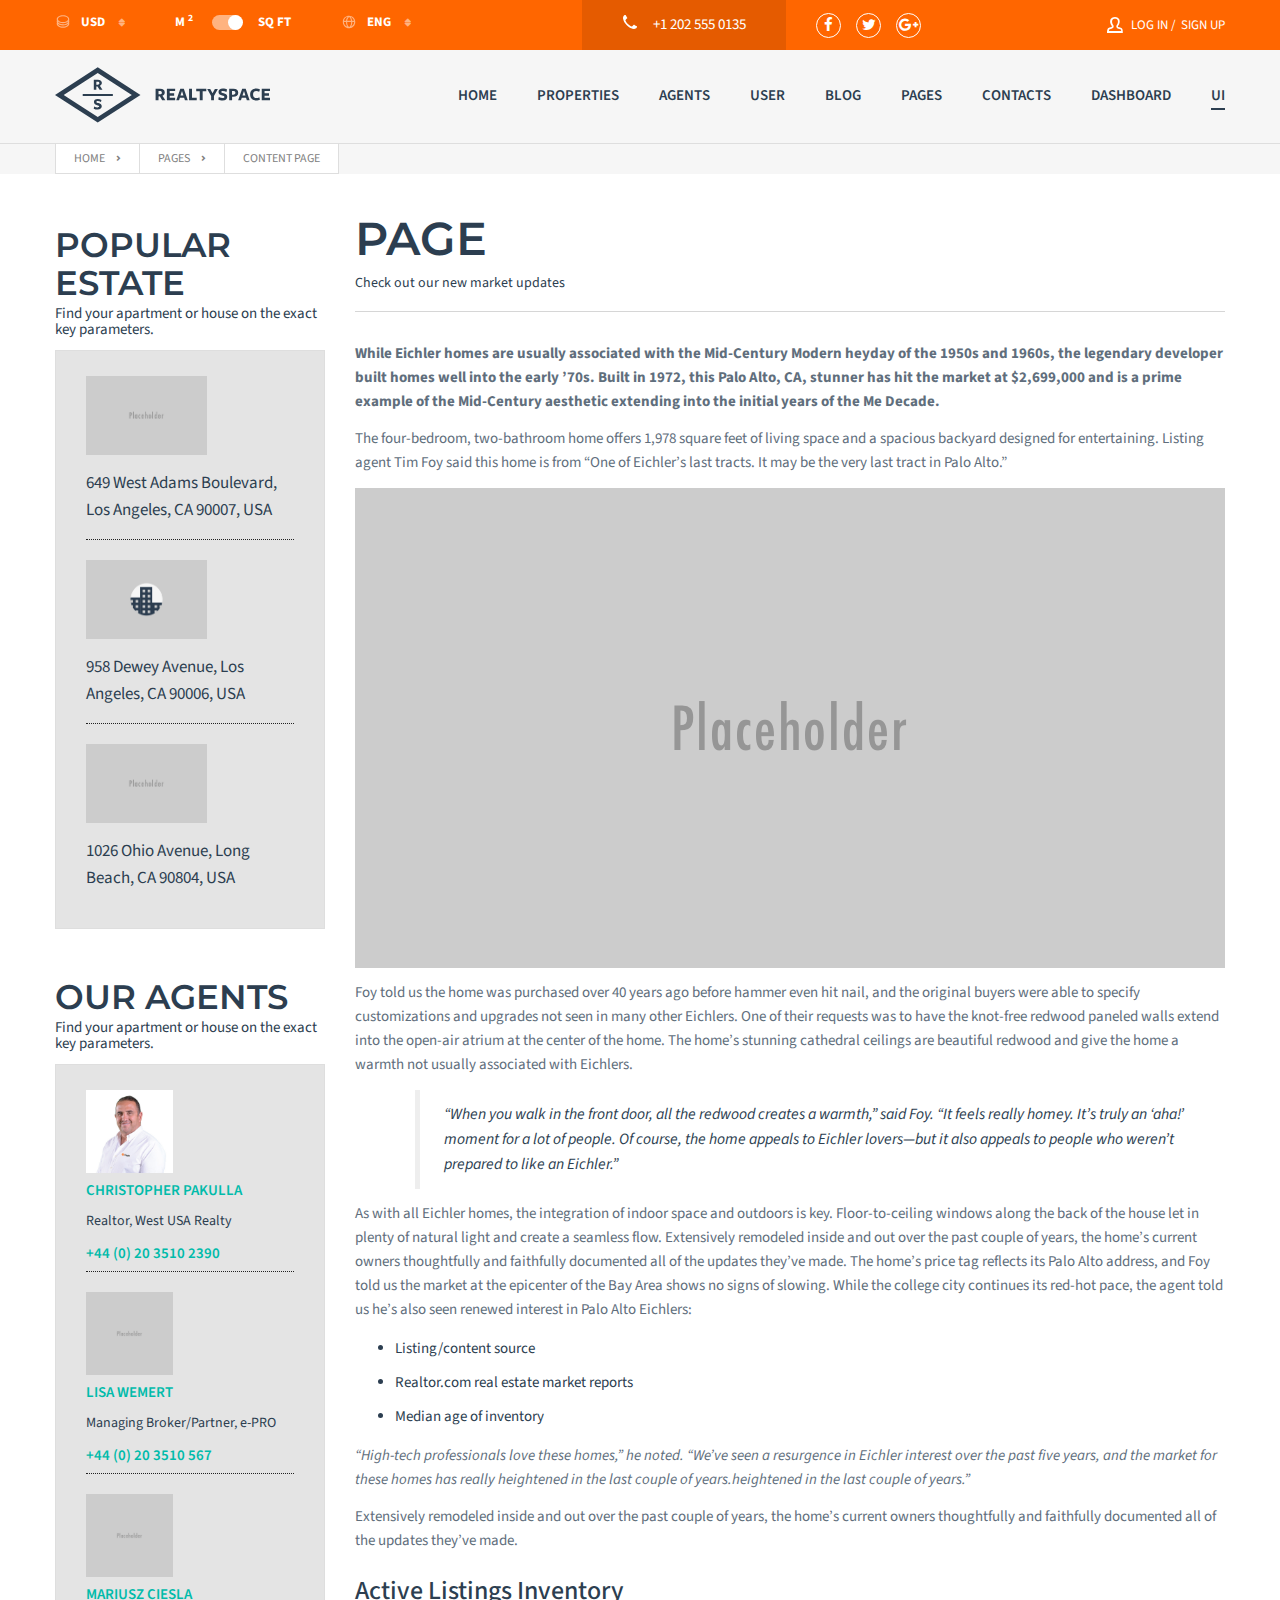
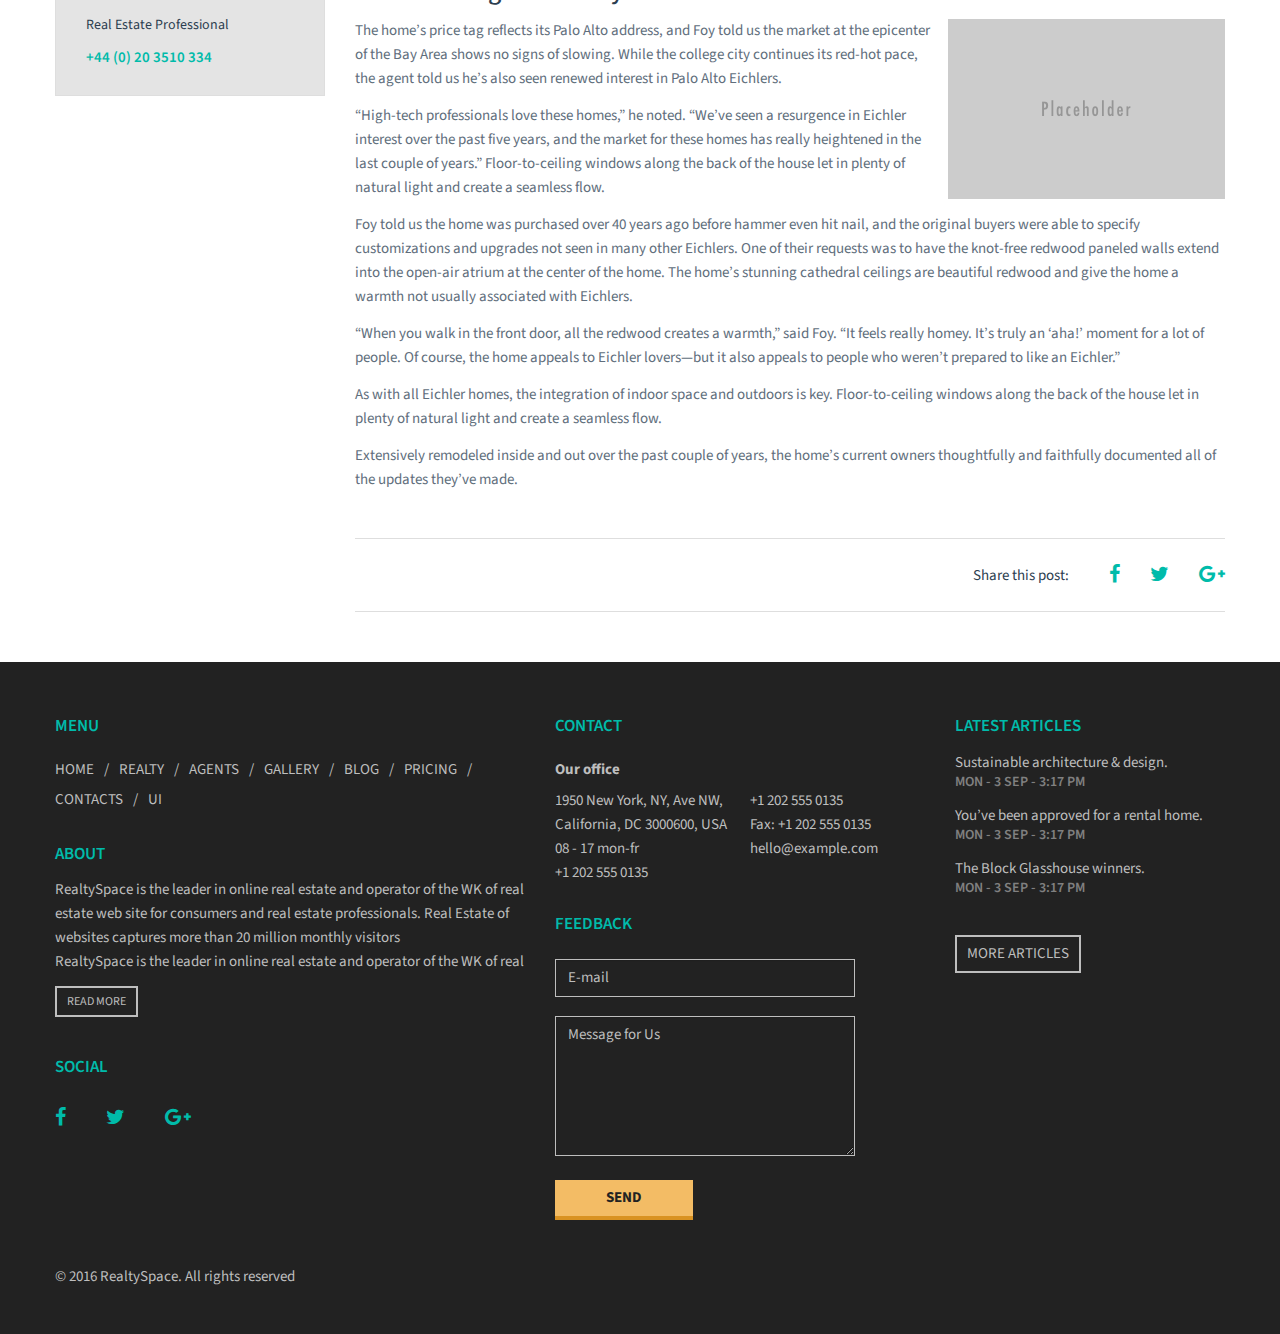
<file: feature_left_sidebar.html>
<!DOCTYPE html>
<html>
  <head lang="en">
    <meta charset="UTF-8">
    <title>Realty Space - Real Estate Responsive HTML Theme</title><!--[if IE]>
    <meta http-equiv="X-UA-Compatible" content="IE=9,chrome=1"><![endif]-->
    <meta name="viewport" content="width=device-width, initial-scale=1, user-scalable=0, shrink-to-fit=no">
    <meta name="format-detection" content="telephone=no">
    <!-- Loading Source Sans Pro font that is used in this theme-->
    <link href="http://fonts.googleapis.com/css?family=Montserrat:400,700%7cSource+Sans+Pro:200,400,600,700,900,400italic,700italic&amp;subset=latin,latin-ext" rel="stylesheet" type="text/css">
    <!-- Boostrap and other lib styles-->
    <!-- build:cssvendor-->
    <link rel="stylesheet" href="assets/css/vendor.css">
    <!-- endbuild-->
    <!-- Font-awesome lib-->
    <!-- build:cssfontawesome-->
    <link rel="stylesheet" href="assets/css/font-awesome.css">
    <!-- endbuild-->
    <!-- Theme styles, please replace "default" with other color scheme from the list available in template/css-->
    <!-- build:csstheme-default-->
    <link rel="stylesheet" href="assets/css/theme-default.css">
    <!-- endbuild-->
    <!-- Your styles should go in this file-->
    <link rel="stylesheet" href="assets/css/custom.css">
    <!-- Fixes for IE-->
    <!--[if lt IE 11]>
    <link rel="stylesheet" href="assets/css/ie-fix.css"><![endif]-->
    <link rel="icon" href="assets/img/favicon.ico" type="image/x-icon">
  </head>
  <body class="feature_left_sidebar menu-default hover-default compact sidebar-left">
    <!--
    SVG icons from sprite-inline.svg
    They are inlined in order to make them work,
    when the template is opened directly, without
    web-server
    
    If you are loading theme files using a webserver,
    you can remove this code and set loadSvgWithAjax: true
    at the beginning of the file.
    
    Or you can use sprite.svg directly.
    All you need to do is to add "img/sprite.svg" before the icon name
    and connect svg4everybody (https://github.com/jonathantneal/svg4everybody) plugin for IE support
    
    For example:
    <use xlink:href="#icon-area"></use>
    becomes
    <use xlink:href="img/sprite.svg#icon-area"></use>
    
    --><!-- inject:svg -->
    <svg width="0" height="0" style="position:absolute"><symbol viewBox="0 0 264 88" id="default-skin"><g fill="none" fill-rule="evenodd"><path d="M67.002 59.5v3.768c-6.307.84-9.184 5.75-10.002 9.732 2.22-2.83 5.564-5.098 10.002-5.098V71.5L73 65.585 67.002 59.5zM13 29v-5h2v3h3v2h-5zm0-14h5v2h-3v3h-2v-5zm18 0v5h-2v-3h-3v-2h5zm0 14h-5v-2h3v-3h2v5zm31-5v5h-2v-3h-3v-2h5zm0-4h-5v-2h3v-3h2v5zm8 0v-5h2v3h3v2h-5zm0 4h5v2h-3v3h-2v-5zM20.586 66l-5.656-5.656 1.414-1.414L22 64.586l5.656-5.656 1.414 1.414L23.414 66l5.656 5.656-1.414 1.414L22 67.414l-5.656 5.656-1.414-1.414L20.586 66zm91.199-.97L110 63.5l3-3.5h-10v-2h10l-3-3.5 1.785-1.468L117 59l-5.215 6.03zm40.43 0L154 63.5l-3-3.5h10v-2h-10l3-3.5-1.785-1.468L147 59l5.215 6.03zm8.742-36.487l-3.25-3.25-1.413 1.414 3.25 3.25z" fill="#fff"/><path d="M152.5 27a5.5 5.5 0 1 0 0-11 5.5 5.5 0 1 0 0 11z" stroke="#fff" stroke-width="1.5"/><path fill="#fff" d="M150 21h5v1h-5zM116.957 28.543l-1.414 1.414-3.25-3.25 1.414-1.414 3.25 3.25z"/><path d="M108.5 27a5.5 5.5 0 1 0 0-11 5.5 5.5 0 1 0 0 11z" stroke="#fff" stroke-width="1.5"/><path fill="#fff" d="M106 21h5v1h-5z"/><path fill="#fff" d="M109.043 19.008l-.085 5-1-.017.085-5z"/></g></symbol><symbol viewBox="0 0 22 22" id="icon-add--favorites"><path d="M15.7 9.2l.5-.5-4.2-.6-1.9-3.8-1.8 3.8-4.2.6 3 3-.7 4.2 3.8-2 1.7.9c.6.8 1.6 1.3 2.7 1.3 1.9 0 3.5-1.6 3.5-3.5C18 11 17 9.7 15.7 9.2zM11 12.5c0 .2 0 .5.1.7l-.9-.5L7.7 14l.5-2.7-2-1.9L8.9 9l1.2-2.5L11.3 9l1.8.3c-1.2.5-2.1 1.7-2.1 3.2zm3.5 2.5c-1.4 0-2.5-1.1-2.5-2.5s1.1-2.5 2.5-2.5 2.5 1.1 2.5 2.5-1.2 2.5-2.5 2.5zm.5-4h-1v1h-1v1h1v1h1v-1h1v-1h-1v-1z"/></symbol><symbol viewBox="0 0 22 22" id="icon-add--gallery"><path d="M17.5 8c-.5 0-1.5.1-1.5.3V5H2v11h14v-1.3c0 .2 1 .3 1.5.3 1.9 0 3.5-1.6 3.5-3.5S19.4 8 17.5 8zM3 6h12v3c-1 .6-1 1.5-1 2.5 0 .5.2 1 .4 1.5h-.1L12 10.2l-1.9 2-3.1-4-4 4.5V6zm12 9H3v-1h.2l3.7-4.2 3 4.1 2-2.1 1.9 2.2H15v1zm2.5-1c-1.4 0-2.5-1.1-2.5-2.5S16.1 9 17.5 9s2.5 1.1 2.5 2.5-1.1 2.5-2.5 2.5zm.5-4h-1v1h-1v1h1v1h1v-1h1v-1h-1v-1z"/></symbol><symbol viewBox="0 0 22 22" id="icon-add--post"><path d="M12 8H5v1h7V8zm0 2H5v1h7v-1zm-7 3h4v-1H5v1zm10.5-3c-.5 0-1 .1-1.5.3V4H3v14h11v-1.3c.4.2.9.3 1.5.3 1.9 0 3.5-1.6 3.5-3.5S17.4 10 15.5 10zM13 17H4V5h9v6c-.6.6-1 1.5-1 2.5s.4 1.9 1 2.5v1zm2.5-1c-1.4 0-2.5-1.1-2.5-2.5s1.1-2.5 2.5-2.5 2.5 1.1 2.5 2.5-1.2 2.5-2.5 2.5zm.5-4h-1v1h-1v1h1v1h1v-1h1v-1h-1v-1z"/></symbol><symbol viewBox="0 0 22 22" id="icon-add--property"><path d="M17.5 5c-2 0-3.5 1.6-3.5 3.5s1.6 3.5 3.5 3.5S21 10.4 21 8.5 19.4 5 17.5 5zm0 6C16.1 11 15 9.9 15 8.5S16.1 6 17.5 6 20 7.1 20 8.5 18.8 11 17.5 11zm.5-4h-1v1h-1v1h1v1h1V9h1V8h-1V7zM.7 13.6l.5.8L4 12.7V18h10v-5.3l2.7 1.7.5-.8L9 8.4.7 13.6zM13 12.1V17H5v-4.9l4-2.5 4 2.5z"/></symbol><symbol viewBox="0 0 30 30" id="icon-add-listing"><path d="M18.2 1.2C14.8 1.2 12 4 12 7.4s2.8 6.2 6.2 6.2 6.2-2.8 6.2-6.2-2.8-6.2-6.2-6.2zm0 11.3c-2.8 0-5.2-2.3-5.2-5.2 0-2.8 2.3-5.2 5.2-5.2 2.8 0 5.2 2.3 5.2 5.2-.1 2.9-2.4 5.2-5.2 5.2zM5.7 28.8h12v-12l-12-5v17zm7-10h3v3h-3v-3zm0 5h3v3h-3v-3zm-5-5h3v3h-3v-3zm0 5h3v3h-3v-3zm11-19h-1v2h-2v1h2v2h1v-2h2v-1h-2v-2z"/></symbol><symbol viewBox="0 0 40 40" id="icon-agency"><path d="M21 9h-2v4h2V9zm4 0h-2v4h2V9zm-4 6h-2v4h2v-4zm4 0h-2v4h2v-4zm-4 6h-2v4h2v-4zm4 0h-2v4h2v-4zm-4 6h-2v4h2v-4zm9-11V4H14v15.2L0 22.8V36h40V16H30zM14 34H2v-9.6l12-3.1V34zm14 0H16V6h12v28zm10 0h-8V18h8v16zm-3-13h-2v4h2v-4zm0 6h-2v4h2v-4zm-10 0h-2v4h2v-4zM7 27H5v4h2v-4zm4 0H9v4h2v-4z"/></symbol><symbol viewBox="0 0 26 27" id="icon-area"><path d="M24 2v20h-8v-3H6v6H2V9h4v4h15V2h3m2-2h-7v11H8V7H0v20h8v-6h6v3h12V0z"/></symbol><symbol viewBox="0 0 20 20" id="icon-arrow-end"><path clip-rule="evenodd" fill="none" d="M.4 5.9l15.8-4.5 1.6 1.2 1.1 17"/></symbol><symbol preserveAspectRatio="xMidYMid" viewBox="0 0 21 40" id="icon-arrow-left"><path d="M20-.001L0 19.998l20 20.001"/></symbol><symbol preserveAspectRatio="xMidYMid" viewBox="0 0 21 40" id="icon-arrow-right"><path d="M1-.001l20 19.999L1 39.999"/></symbol><symbol viewBox="0 0 186 186" id="icon-avatar"><path d="M161.1 140.4c-26.5-6.1-51.2-11.5-39.3-34.1C158.2 37.6 131.4.8 93 .8 53.8.8 27.7 39 64.2 106.3c12.3 22.7-13.3 28.1-39.3 34.1C-1.6 146.6.4 160.6.4 186h185.1c.1-25.4 2.1-39.4-24.4-45.6z"/></symbol><symbol viewBox="0 0 26.8 20" id="icon-bathrooms"><path d="M5 10V2h5v2H9v3h4V4h-1V0H3v10H0v10h20.6l6.3-10H5zm14.4 8H2v-6h21.2l-3.8 6z"/></symbol><symbol viewBox="0 0 26 17" id="icon-bedrooms"><path d="M26 7h-3V0H3v7H0v8h2v2h2v-2h18v2h2v-2h2V7zM5 2h16v5h-2V5h-5v2h-2V5H7v2H5V2zm19 11H2V9h22v4z"/></symbol><symbol viewBox="0 0 30 30" id="icon-blog-edit"><path d="M8 10h7v2H8zm0 4h7v2H8zm0 4h4v2H8zm11 3h-4v-4l7.94-8.07 4.21 4.12zm-2-2h1.18l6.11-6L23 11.75l-6 6.07V19z"/><path d="M18.59 20H18v2H6V7h12v8.38l2-2.04V5H4v19h16v-5.38L18.59 20z"/></symbol><symbol viewBox="0 0 18 18" id="icon-captions-off"><path d="M1 2a1 1 0 0 0-1 1v12a1 1 0 0 0 1 1h16a1 1 0 0 0 1-1V3a1 1 0 0 0-1-1H1zm1 12V4h14v10H2z"/></symbol><symbol viewBox="0 0 18 18" id="icon-captions-on"><path d="M1 2a1 1 0 0 0-1 1v12a1 1 0 0 0 1 1h16a1 1 0 0 0 1-1V3a1 1 0 0 0-1-1H1zm1 12V4h14v10H2z"/><path d="M3 11h3v2H3zm9 0h3v2h-3zm-5 0h4v2H7z"/></symbol><symbol viewBox="0 0 22 22" id="icon-change--property"><path d="M5.7 13.6l.5.9L8 13.4V17h6v-3.6l1.7 1 .5-.9-5.2-3.1-5.3 3.2zm7.3-.8V16H9v-3.3l2-1.2 2 1.3zM18 8h-4v1h4c1.1 0 2 .9 2 2v3c0 1.1-.9 2-2 2h-1v1h1c1.7 0 3-1.3 3-3v-3c0-1.7-1.3-3-3-3zM6.4 11.3l2.3-2.8-2.3-2.8-.8.6L7 8H4c-1.7 0-3 1.3-3 3v3c0 1.7 1.3 3 3 3h1v-1H4c-1.1 0-2-.9-2-2v-3c0-1.1.9-2 2-2h3l-1.4 1.6.8.7z"/></symbol><symbol viewBox="0 0 30 30" id="icon-chat"><path d="M23 23.08L16.65 18H7v-7h9.65L23 5.84v17.24zM9 16h8.35L21 18.92V10l-3.65 3H9v3z"/><circle cx="23" cy="14.47" r="2"/><path d="M12 17h3v7h-3z"/></symbol><symbol viewBox="0 0 30 30" id="icon-clock"><path d="M14.83 23.83a9 9 0 1 1 9-9 9 9 0 0 1-9 9zm0-16a7 7 0 1 0 7 7 7 7 0 0 0-7-7z"/><path d="M13.95 9.83h2v5.13h-2z"/><path d="M13.94 13.95h3.96v2h-3.96z"/></symbol><symbol viewBox="-618.5 373.5 55 55" id="icon-comfort"><path d="M-591 388.5c-6.6 0-12 5.4-12 12s5.4 12 12 12 12-5.4 12-12-5.4-12-12-12zm0 22c-5.5 0-10-4.5-10-10s4.5-10 10-10 10 4.5 10 10-4.5 10-10 10zm11.7-20.2c.3 0 .5-.1.7-.3l4.6-4.6c.4-.4.4-1 0-1.4s-1-.4-1.4 0l-4.6 4.6c-.4.4-.4 1 0 1.4.2.2.4.3.7.3zm11.3 9.7h-6.5c-.6 0-1 .4-1 1s.4 1 1 1h6.5c.6 0 1-.4 1-1s-.4-1-1-1zm-10.6 12c-.4-.4-1-.4-1.4 0s-.4 1 0 1.4l4.6 4.6c.2.2.5.3.7.3s.5-.1.7-.3c.4-.4.4-1 0-1.4l-4.6-4.6zm-12.4 4.5c-.6 0-1 .4-1 1v6.5c0 .6.4 1 1 1s1-.4 1-1v-6.5c0-.5-.4-1-1-1zm-12.4-4.5l-4.6 4.6c-.4.4-.4 1 0 1.4.2.2.5.3.7.3s.5-.1.7-.3l4.6-4.6c.4-.4.4-1 0-1.4s-1-.4-1.4 0zm-3.1-11c0-.6-.4-1-1-1h-6.5c-.6 0-1 .4-1 1s.4 1 1 1h6.5c.5 0 1-.4 1-1zm3.1-11c.2.2.5.3.7.3s.5-.1.7-.3c.4-.4.4-1 0-1.4l-4.6-4.6c-.3-.4-1-.4-1.4 0s-.4 1 0 1.4l4.6 4.6zm12.4-4.5c.6 0 1-.4 1-1V378c0-.6-.4-1-1-1s-1 .4-1 1v6.5c0 .5.4 1 1 1z"/></symbol><symbol viewBox="0 0 40 40" id="icon-customers"><path d="M32.7 24l-.1.8s-.3 1.7-3.2 1.7c-2.8 0-3.2-1.5-3.2-1.7l-.3-.8H23v-5h-6.3l-.2.7c0 .1-.8 2.7-4.4 2.7s-4.3-2.6-4.3-2.7l-.1-.7H2v20h36V24h-5.3zM21 37H4V21h2.2c.7 1 2.5 3.4 6 3.4s5.3-2.4 6-3.4H21v16zm15 0H23V26h1.4c.6 1 2 2.5 4.9 2.5 2.9 0 4.3-1.5 4.9-2.5H36v11zm-6.7-14.8c3.3 0 6-2.7 6-6s-2.7-6-6-6-6 2.7-6 6 2.7 6 6 6zm0-10c2.2 0 4 1.8 4 4s-1.8 4-4 4-4-1.8-4-4 1.8-4 4-4zM12.2 17c4.4 0 8-3.6 8-8s-3.6-8-8-8-8 3.6-8 8 3.6 8 8 8zm0-14c3.3 0 6 2.7 6 6s-2.7 6-6 6-6-2.7-6-6 2.7-6 6-6z"/></symbol><symbol viewBox="0 0 30 30" id="icon-dashboard"><path d="M15.8 7.8c-5.5 0-10 4.4-10 9.9 0 1.2.2 2.3.6 3.4l.2.6 9.4.1 8.9-.1.2-.6c.4-1.1.6-2.2.6-3.4.1-5.4-4.4-9.9-9.9-9.9zm7.8 12h-7.5l-7.9-.1c-.2-.7-.3-1.4-.3-2.1 0-4.3 3.6-7.9 8-7.9s8 3.5 8 7.9c-.1.8-.2 1.5-.3 2.2zm-7.1-9.1h-1v1.7h1v-1.7zm-6.4 2.6l1.2 1.2.7-.7-1.2-1.2-.7.7zm10-.6l-.3-.3-3.2 3.2c-.2-.1-.4-.1-.6-.1-.8 0-1.5.7-1.5 1.5s.7 1.5 1.5 1.5 1.5-.7 1.5-1.5c0-.2-.1-.5-.2-.7l2.2-2.2.3.3 1.2-1.2-.7-.7-.2.2zM9.2 18h1.7v-1H9.2v1zm12 0h1.7v-1h-1.7v1z"/></symbol><symbol viewBox="0 0 28 35" id="icon-doc"><path d="M7 25h14v-2H7v2zm0-5h14v-2H7v2zm0-5h14v-2H7v2zm21-5.8v-.9L19.9 0H2.5C1.1 0 0 1.2 0 2.6v29.8C0 33.8 1.1 35 2.5 35h22.9c1.4 0 2.5-1.2 2.5-2.6V9.2h.1zm-2 23.2c0 .3-.2.6-.5.6h-23c-.3 0-.5-.3-.5-.6V2.6c0-.3.2-.6.5-.6H19v7.2h7v23.2z"/></symbol><symbol viewBox="0 0 14 14" id="icon-earth"><path d="M12.5 7c0-3-2.5-5.5-5.5-5.5-2.8 0-5.1 2.1-5.4 4.7v1c.1 2.9 2.4 5.2 5.3 5.3h.6c2.8-.2 5-2.6 5-5.5zM7.1 2.7C7.7 3.1 8.6 4 8.8 6H5.4c.3-2 1.2-2.9 1.7-3.3zM8.9 7c0 3-1.1 3.9-1.7 4.4v-.1C6.5 10.8 5.4 10 5.4 7h3.5zm-.1 3.9C9.4 10 9.9 9 9.9 7h1.6c-.1 2-1.2 3.2-2.7 3.9zM11.4 6H9.8C9.6 5 9 3.2 8.4 2.5c1.5.5 2.7 2.5 3 3.5zM6 2.4C5.3 3.1 4.6 4 4.4 6H2.6C2.9 4 4.2 2.8 6 2.4zM2.5 7h1.9c0 2 .5 3.1 1.1 4-1.7-.6-2.9-2-3-4z"/></symbol><symbol viewBox="-632.3 373.3 55 55" id="icon-easy"><path d="M-602 402.9c-1.5 1.7-3.7 2.7-6 2.7-.6 0-1 .4-1 1s.4 1 1 1c2.9 0 5.6-1.2 7.5-3.4.4-.4.3-1-.1-1.4-.4-.3-1.1-.3-1.4.1zm14.1 13.4l-9.6-9.6c2.1-2.5 3.4-5.7 3.4-9.2 0-7.7-6.3-14-14-14s-13.9 6.4-13.9 14.1c0 7.7 6.3 14 14 14 3.5 0 6.7-1.3 9.2-3.4l9.6 9.6c.2.2.5.3.7.3s.5-.1.7-.3c.3-.4.3-1.1-.1-1.5zm-20.1-6.7c-6.6 0-12-5.4-12-12s5.4-12 12-12 12 5.4 12 12-5.4 12-12 12z"/></symbol><symbol viewBox="0 0 22 22" id="icon-edit--favorites"><path d="M17.7 6.2l-5 5-1 3.1 3.1-1 5-5-2.1-2.1zm-3.4 6.3l-1 .3.3-1 4.2-4.2.7.7-4.2 4.2zm-1.1-3.8L9 8.1 7.1 4.3 5.3 8.1l-4.2.6 3 3-.7 4.2 3.8-2 3.8 2-.7-4.2 2.9-3zm-6.1 4L4.7 14l.5-2.7-2-1.9L5.9 9l1.2-2.5L8.3 9l2.7.4-2 1.9.6 2.7-2.5-1.3z"/></symbol><symbol viewBox="0 0 22 22" id="icon-edit--gallery"><path d="M21 9.3l-2.2-2.1L16 9.9V5H2v11h14v-1.8l5-4.9zm-1.3 0l-4.2 4.2-1 .3.3-1L19 8.6l.7.7zM3 6h12v4.9l-1.2 1.3v.1l-1.7-2.1-1.9 2-3.1-4L3 12.7V6zm0 8h.4l3.7-4.2 3 4.1 2-2.1 1.4 1.7L13 15H3v-1zm11.1 1l1.1-.4v.4h-1.1z"/></symbol><symbol viewBox="0 0 22 22" id="icon-edit--post"><path d="M13 8H6v1h7V8zm0 2H6v1h7v-1zm-7 3h4v-1H6v1zm10.8-4.8L15 9.9V4H4v14h11v-3.8l3.9-3.9-2.1-2.1zM14 17H5V5h9v5.9l-2.2 2.3-1 3.1 3.1-1 .1-.2V17zm-.6-2.5l-1 .3.3-1 4.2-4.2.7.7-4.2 4.2z"/></symbol><symbol viewBox="0 0 22 22" id="icon-edit--property"><path d="M19.9 7.3l-2.1-2.1-3.3 3.3L11 6.4l-8.2 5.2.5.8L6 10.7V16h10v-4.8l.3-.3 2.4 1.5.5-.8-2.2-1.4 2.9-2.9zm-1.5 0l-4.2 4.2-1 .3.3-1 4.2-4.2.7.7zM15 15H7v-4.9l4-2.5 2.7 1.7-1 1-1 3.1 3.1-1 .2-.2V15z"/></symbol><symbol viewBox="0 0 18 18" id="icon-enter-fullscreen"><path d="M6.425 10.165l-2.57 2.569.018-1.846c-.003-.552-.45-1-1.002-1.002a.985.985 0 0 0-.992.992l-.023 4.22a1 1 0 0 0 .295.707l.025.023c.008.007.015.017.023.025.188.188.443.294.707.295l4.22-.023a.986.986 0 0 0 .992-.992c-.003-.55-.45-1-1.002-1.002l-1.847.016 2.57-2.569a.99.99 0 0 0 0-1.4l-.013-.013a.99.99 0 0 0-1.4 0h-.001zm7.729-4.899l-.017 1.846c.003.552.45 1 1.002 1.002a.985.985 0 0 0 .992-.992l.024-4.22a1.007 1.007 0 0 0-.296-.707l-.025-.023c-.008-.007-.015-.017-.023-.025a1.009 1.009 0 0 0-.707-.295l-4.22.023a.986.986 0 0 0-.991.992c.002.55.45 1 1.002 1.002l1.846-.016-2.569 2.569a.99.99 0 0 0 0 1.4c.4.4 1.026.4 1.413.013l2.57-2.569z"/></symbol><symbol viewBox="0 0 40 40" id="icon-error"><path d="M27.3 22.9L25 25.1c.3-3.1-.6-6.2-2.6-8.7-2.4-3.1-6-5-9.8-5-.6 0-1 .4-1 1s.4 1 1 1c3.1 0 6.2 1.6 8.2 4.2 1.7 2.2 2.4 4.9 2.1 7.5l-2.3-2.3c-.4-.4-1-.4-1.4 0-.4.4-.4 1 0 1.4l4 3.9c.2.2.4.3.7.3s.5-.1.7-.3l4-3.9c.4-.4.4-1 0-1.4-.3-.3-.9-.3-1.3.1zM40 20C40 9 31 0 20 0 8.9 0 0 9 0 20s8.9 20 20 20c4 0 7.7-1.2 10.8-3.1 3.7 1 8.2 2.1 8.2 2.1s-1-4-2.1-8.3C38.8 27.6 40 24 40 20zm-8.7 14.9c-.2 0-.4-.1-.5-.1-.4 0-.8.1-1.1.3C26.8 37 23.4 38 20 38c-9.9 0-18-8.1-18-18S10.1 2 20 2s18 8.1 18 18c0 3.4-1 6.8-2.8 9.7-.3.5-.4 1.1-.2 1.6.5 1.8.9 3.5 1.3 5-1.6-.4-3.4-.9-5-1.4z"/></symbol><symbol viewBox="0 0 18 18" id="icon-exit-fullscreen"><path d="M14.425 2.165l-2.57 2.569.018-1.846c-.003-.552-.45-1-1.002-1.002a.985.985 0 0 0-.992.992l-.023 4.22a1.007 1.007 0 0 0 .32.73c.008.007.015.017.023.025.188.188.443.294.707.295l4.22-.023a.986.986 0 0 0 .992-.992c-.003-.55-.45-1-1.002-1.002l-1.847.016 2.57-2.569a.99.99 0 0 0 0-1.4l-.013-.013a.99.99 0 0 0-1.4 0h-.001zM6.154 13.266l-.017 1.846c.003.552.45 1 1.002 1.002a.985.985 0 0 0 .992-.992l.024-4.22a1.007 1.007 0 0 0-.32-.73c-.009-.007-.016-.017-.024-.025a1.009 1.009 0 0 0-.707-.295l-4.22.023a.986.986 0 0 0-.991.992c.002.55.45 1 1.002 1.002l1.846-.016-2.569 2.569a.99.99 0 0 0 0 1.4c.4.4 1.026.4 1.413.013l2.57-2.569z"/></symbol><symbol viewBox="0 0 18 18" id="icon-fast-forward"><path d="M17.569 8.246L7 2a1 1 0 0 0-1 1v1.954L1 2a1 1 0 0 0-1 1v12a1 1 0 0 0 1 1l5-2.955V15a1 1 0 0 0 1 1l10.569-6.246a.876.876 0 0 0 0-1.508zM6 10.722l-4 2.364V4.914l4 2.364v3.444zm2 2.364V4.914L14.915 9 8 13.086z"/></symbol><symbol viewBox="0 0 30 30" id="icon-favorite-agents"><path d="M3.94 29.25v-.88a12.22 12.22 0 0 1 .13-1.43A4.24 4.24 0 0 1 5 24.57a5 5 0 0 1 2.25-1 11.12 11.12 0 0 0 1.12-.34 1.61 1.61 0 0 0 .54-.23v-.06a1.55 1.55 0 0 0-.49-1.28 7.65 7.65 0 0 1-.68-1.19 6.12 6.12 0 0 1-.26-4.29A3.82 3.82 0 0 1 9.22 14a5.3 5.3 0 0 1 2.78-.75 5.3 5.3 0 0 1 2.78.72 3.82 3.82 0 0 1 1.66 2.13 6.12 6.12 0 0 1-.26 4.29 7.66 7.66 0 0 1-.68 1.19 1.55 1.55 0 0 0-.5 1.28v.06a1.61 1.61 0 0 0 .5.28 11.11 11.11 0 0 0 1.12.34 5 5 0 0 1 2.25 1 4.24 4.24 0 0 1 .94 2.37 12.22 12.22 0 0 1 .19 1.46v.88H3.94zm2.28-3.43a3.27 3.27 0 0 0-.43 1.41v.3h12.46v-.33a2.89 2.89 0 0 0-.45-1.42 4.35 4.35 0 0 0-1.47-.54c-1.12-.3-2.39-.64-2.82-1.68a3 3 0 0 1 .62-2.93 6.14 6.14 0 0 0 .53-.92 4.37 4.37 0 0 0 .2-3.1A2.71 2.71 0 0 0 12 15a2.71 2.71 0 0 0-2.81 1.64 4.37 4.37 0 0 0 .2 3.1 6.14 6.14 0 0 0 .53.92 3 3 0 0 1 .62 2.93c-.44 1-1.7 1.38-2.82 1.68a4.33 4.33 0 0 0-1.47.54zm16.75-8.13l-5.72-3 .93-1.77 2.13 1.11-.49-2.88 2.09-2.05-2.89-.42-1.3-2.63-1.3 2.63-2.9.42 1.72 1.68-1.39 1.43-4.62-4.5 5.86-.86 2.63-5.32 2.62 5.32 5.87.86-4.25 4.14 1.01 5.84z"/></symbol><symbol viewBox="0 0 30 30" id="icon-favorite-listings"><path d="M23.97 17.69l-5.72-3 .93-1.77 2.13 1.11-.49-2.88 2.09-2.05-2.89-.42-1.3-2.63-1.3 2.63-2.9.42 1.73 1.68-1.4 1.43-4.62-4.5 5.86-.86 2.63-5.32 2.62 5.32 5.87.86-4.25 4.14 1.01 5.84zM4 10v17h12V15zm5 15H6v-3h3v3zm0-5H6v-3h3v3zm5 5h-3v-3h3v3zm0-5h-3v-3h3v3z"/></symbol><symbol viewBox="0 0 30 30" id="icon-favorite-search"><path d="M23.97 17.69l-5.72-3 .93-1.77 2.13 1.11-.49-2.88 2.09-2.05-2.89-.42-1.3-2.63-1.3 2.63-2.9.42 1.73 1.68-1.4 1.43-4.62-4.5 5.86-.86 2.63-5.32 2.62 5.32 5.87.86-4.25 4.14 1.01 5.84zm-11.14 7.14a6 6 0 1 1 6-6 6 6 0 0 1-6 6zm0-10a4 4 0 1 0 4 4 4 4 0 0 0-4-4zm-8.49 14a1 1 0 0 1-.71-1.71l2.55-2.55A1 1 0 0 1 7.6 26L5 28.53a1 1 0 0 1-.66.3z"/></symbol><symbol viewBox="0 0 30 30" id="icon-financials"><path d="M4.14 16.28A8.5 8.5 0 0 1 6 7a8.55 8.55 0 0 1 2.68-1.86A9.08 9.08 0 0 1 12 4.47v2A6.11 6.11 0 0 0 9.46 7a6.49 6.49 0 0 0-4 6A6.45 6.45 0 0 0 6 15.5zM17 25.47v-2a6 6 0 0 0 2.51-.47A6.51 6.51 0 0 0 23 14.44l1.84-.78a8.53 8.53 0 0 1-4.55 11.14 8.93 8.93 0 0 1-3.29.67z"/><path d="M21.89 17.47l-1.46-1.36 3.97-4.26 4.21 3.93-1.37 1.46-2.74-2.56-2.61 2.79zm-16.43.82L.63 15l1.12-1.65 3.19 2.16 1.98-2.91 1.65 1.13-3.11 4.56zm10.71-5.7a3.93 3.93 0 0 0-.88-.59 2.13 2.13 0 0 0-1-.21 1.47 1.47 0 0 0-.93.26 1 1 0 0 0-.32.83.87.87 0 0 0 .33.69 4.25 4.25 0 0 0 .83.53l1.08.52a5.78 5.78 0 0 1 1.08.66 3.4 3.4 0 0 1 .83.94 2.61 2.61 0 0 1 .33 1.36 3.34 3.34 0 0 1-.61 2.09A2.82 2.82 0 0 1 15 20.8V23h-2v-2.13c0-.06-.89-.19-1.44-.41a4.31 4.31 0 0 1-1.35-.87l1.12-1.68a5.83 5.83 0 0 0 1.25.74 3.09 3.09 0 0 0 1.2.25 1.58 1.58 0 0 0 1-.29 1.11 1.11 0 0 0 .33-.88 1 1 0 0 0-.29-.73 4.39 4.39 0 0 0-.82-.62c-.33-.19-.69-.37-1.08-.56a6 6 0 0 1-1.08-.67 3.57 3.57 0 0 1-.84-.91 2.38 2.38 0 0 1-.33-1.29 3.07 3.07 0 0 1 .56-2.08A2.39 2.39 0 0 1 13 9.81V8h2v1.78c0 .08 1 .24 1.38.49a5.19 5.19 0 0 1 1.08.9z"/></symbol><symbol viewBox="0 0 25 20.7" id="icon-garage"><path d="M12.5 0L0 7.5v13.2h25V7.5L12.5 0zm0 2.3l8.9 5.3H3.6l8.9-5.3zM12 18.7H2v-10h10v10zm11 0H13v-10h10v10zm-12-5.5h-1v2h1v-2zm4 0h-1v2h1v-2z"/></symbol><symbol viewBox="19.5 264.5 27 33" id="icon-geolocation"><path d="M33 264.5c-7.5 0-13.5 6-13.5 13.5 0 7.6 6.6 12.6 13.5 19.5 6.9-6.9 13.5-11.9 13.5-19.5 0-7.5-6-13.5-13.5-13.5zm1.6 22.9v-4.6h-3.2v4.6c-4.2-.7-7.5-4-8.2-8.2h4.6V276h-4.6c.7-4.2 4-7.5 8.2-8.2v4.6h3.2v-4.6c4.2.7 7.5 4 8.2 8.2h-4.6v3.2h4.6c-.7 4.2-4 7.5-8.2 8.2z"/></symbol><symbol viewBox="0 0 22 22" id="icon-get--review"><path d="M11 9H4v1h7V9zm-3 2H4v1h4v-1zm10.5-5.7l-2.9 2.2.6.8L18 7v6h1V7l1.7 1.3.6-.8-2.8-2.2zM1 15h5.8l4.2 2.4V15h3V6H1v9zm1-8h11v7h-3v1.6L7.1 14H2V7z"/></symbol><symbol viewBox="0 0 22 22" id="icon-get--stars"><path d="M9 9.1L7.1 5.3 5.3 9.1l-4.2.6 3 3-.7 4.2 3.8-2 3.8 2-.7-4.2 3-3L9 9.1zm.6 5.9l-2.4-1.3L4.7 15l.5-2.7-2-1.9 2.7-.4 1.2-2.5L8.3 10l2.7.4-2 1.9.6 2.7zm7.9-9.7l-2.9 2.2.6.8L17 7v6h1V7l1.7 1.3.6-.8-2.8-2.2z"/></symbol><symbol viewBox="-632.5 373.5 55 55" id="icon-good-sales"><path d="M-598 397v6h-8v5h-8v5h-8v10h34v-26h-10zm-16 24h-6v-6h6v6zm8 0h-6v-11h6v11zm8 0h-6v-16h6v16zm8 0h-6v-22h6v22zm-19.9-29.7l4.9 5.1 14-14v2.6h2l-.1-6h-5.8v2h2.4l-12.5 12.5-4.9-5.1-10.8 10.9 1.4 1.4 9.4-9.4z"/></symbol><symbol viewBox="0 0 50 50" id="icon-info"><path d="M25 32.3c-2.4 0-4.3 1.9-4.3 4.3s1.9 4.3 4.3 4.3 4.3-1.9 4.3-4.3-1.9-4.3-4.3-4.3zm21.6-21.1l-7.8-7.8c-2-1.9-5.5-3.4-8.3-3.4H19.4c-2.7 0-6.3 1.5-8.2 3.4l-7.8 7.8c-2 2-3.4 5.5-3.4 8.2v11.1c0 2.7 1.5 6.3 3.4 8.2l7.8 7.8c1.9 1.9 5.5 3.4 8.2 3.4h11.1c2.7 0 6.3-1.5 8.2-3.4l7.8-7.8c1.9-1.9 3.4-5.5 3.4-8.2V19.4c.1-2.7-1.4-6.2-3.3-8.2zM46 30.5c0 1.7-1.1 4.2-2.2 5.4L36 43.7c-1.2 1.2-3.7 2.2-5.4 2.2H19.4c-1.7 0-4.2-1.1-5.4-2.2l-7.8-7.8C5 34.8 4 32.2 4 30.5V19.4c0-1.7 1.1-4.2 2.2-5.4L14 6.2C15.2 5 17.8 4 19.4 4h11.1c1.7 0 4.2 1.1 5.4 2.2l7.8 7.8c1.2 1.2 2.2 3.7 2.2 5.4v11.1zm-23.7-.9h5.3l2-18.9h-9.3l2 18.9z"/></symbol><symbol viewBox="-632.3 373.3 55 55" id="icon-lens"><path d="M-602 402.9c-1.5 1.7-3.7 2.7-6 2.7-.6 0-1 .4-1 1s.4 1 1 1c2.9 0 5.6-1.2 7.5-3.4.4-.4.3-1-.1-1.4-.4-.3-1.1-.3-1.4.1zm14.1 13.4l-9.6-9.6c2.1-2.5 3.4-5.7 3.4-9.2 0-7.7-6.3-14-14-14s-13.9 6.4-13.9 14.1c0 7.7 6.3 14 14 14 3.5 0 6.7-1.3 9.2-3.4l9.6 9.6c.2.2.5.3.7.3s.5-.1.7-.3c.3-.4.3-1.1-.1-1.5zm-20.1-6.7c-6.6 0-12-5.4-12-12s5.4-12 12-12 12 5.4 12 12-5.4 12-12 12z"/></symbol><symbol viewBox="-7 377 16 16" id="icon-login"><path d="M-7 393v-.9s0-.7.1-1.4c.2-1.1.5-1.9.9-2.4.5-.5 1.4-.8 2.2-1 .4-.1.8-.2 1.1-.3.3-.1.4-.2.5-.3v-.1c.1-.3 0-.6-.5-1.3-.2-.3-.5-.7-.7-1.2-.6-1.4-.7-2.9-.3-4.3.3-.9.9-1.6 1.7-2.1 1-.4 1.9-.7 3-.7s2 .2 2.8.7c.8.5 1.4 1.2 1.7 2.1.4 1.4.3 2.9-.3 4.3-.2.5-.4.8-.7 1.2-.4.7-.6 1-.5 1.3v.1c.1.1.2.2.5.3.3.1.7.2 1.1.3.8.2 1.7.5 2.2 1 .5.5.8 1.2.9 2.4.1.8.1 1.4.1 1.4v.9H-7zm2.3-3.5c-.1.1-.3.5-.4 1.4v.2l.3-.1h12v-.2c-.2-1.1-.4-1.3-.4-1.3-.2-.2-.7-.3-1.5-.5-1.1-.3-2.4-.6-2.8-1.7-.5-1.2.1-2.2.6-2.9.2-.3.4-.6.5-.9.4-1.1.5-2.1.2-3.1-.4-1.4-1.9-1.6-2.8-1.6s-2.3.2-2.8 1.6c-.3 1-.2 2 .2 3.1.1.3.3.6.5.9.5.8 1.1 1.7.6 2.9-.4 1-1.7 1.4-2.8 1.7-.7.2-1.2.3-1.4.5z"/></symbol><symbol viewBox="0 0 213.3 54.9" id="icon-logo"><path class="bust0" d="M199.7 23.5c1 0 2 .3 2.8.8l.9-2.4c-1-.5-2.4-.8-3.7-.8-3.7 0-6.1 2.3-6.1 5.9 0 3.8 2.4 5.9 6 5.9 1.3 0 2.8-.3 3.7-.8l-.6-2.5c-.8.6-1.9.9-3 .9-2 0-3.2-1.4-3.2-3.5 0-2.2 1.2-3.5 3.2-3.5zm-90.8 1.4c0-2.2-1.6-3.6-4.6-3.6h-4.5v11.3h2.9v-3.7l1.3-.1 2.3 3.8h3.2l-2.9-4.4c1.5-.6 2.3-1.8 2.3-3.3zm-4.8 1.9h-1.4v-3.2h1.2c1.4 0 2.1.5 2.1 1.5 0 1.1-.7 1.6-1.9 1.7zm81.6-5.5l-4 11.3h2.8l.8-2.4h4.2l.8 2.4h2.8l-3.9-11.3h-3.5zm.3 6.7l1.5-4.4 1.4 4.4H186zm-9-6.7h-4.2v11.3h2.9v-3.3h1.1c3.2 0 5-1.4 5-4.1 0-2.3-1.6-3.9-4.8-3.9zm-.2 5.8h-1.2v-3.5h1.2c1.4 0 2.2.6 2.2 1.7 0 1.2-.7 1.8-2.2 1.8zm36.5-3.5v-2.3h-8.2v11.3h8.2v-2.3h-5.4v-2.2h4.4v-2.3h-4.4v-2.2h5.4zm-102.3 9h8.2v-2.3h-5.4v-2.2h4.4v-2.3h-4.4v-2.2h5.4v-2.3H111v11.3zm56.4-6.8c-1.4-.4-2.4-.7-2.4-1.4 0-.6.5-1 1.5-1 1.1 0 2.5.4 3.6 1l.6-2.4c-1.1-.6-2.4-1-4.2-1-2.8 0-4.3 1.4-4.3 3.5 0 2.3 2 3 3.6 3.5 1.5.4 2.3.7 2.3 1.4s-.7 1.1-1.7 1.1c-1.4 0-2.7-.4-3.9-1l-.5 2.4c1 .6 2.7 1 4.3 1 3 0 4.6-1.5 4.6-3.7 0-2.1-1.8-2.9-3.5-3.4zm-11.1 0l-2.3-4.4h-3l3.9 7v4.3h2.8v-4.3l3.9-7h-3l-2.3 4.4zm-32-4.5l-4 11.3h2.8l.8-2.4h4.2l.8 2.4h2.8l-3.9-11.3h-3.5zm.2 6.7l1.5-4.4 1.4 4.4h-2.9zm15.5-4.3h3.6v8.9h2.9v-8.9h3.6v-2.4h-10v2.4zm-4.1-2.4H133v11.3h7.6v-2.4h-4.7v-8.9zM0 27.4l42.4 27.4 42.4-27.4L42.4 0 0 27.4zm42.4 21.9L8.6 27.4 42.4 5.6l33.8 21.9-33.8 21.8zm.8-13.8c-1.2-.3-2.1-.6-2.1-1.2 0-.5.4-.8 1.3-.8 1 0 2.2.4 3.2.9l.5-2.1c-1-.5-2.2-.9-3.7-.9-2.5 0-3.8 1.2-3.8 3.1 0 2 1.8 2.7 3.2 3.1 1.3.4 2 .6 2 1.3 0 .6-.6.9-1.5.9-1.2 0-2.4-.4-3.4-.9l-.5 2.1c.9.5 2.4.9 3.9.9 2.6 0 4.1-1.3 4.1-3.2s-1.7-2.8-3.2-3.2zm-4.7-13.2H41V19l1.2-.1 2 3.4h2.9l-2.6-4c1.3-.5 2-1.5 2-2.9 0-1.9-1.4-3.2-4-3.2h-4v10.1zm2.5-7.9h1.1c1.3 0 1.9.4 1.9 1.3 0 1-.6 1.4-1.7 1.5H41v-2.8zm-13.5 14h29.9v-2H27.5v2z"/></symbol><symbol viewBox="0 0 84.9 54.9" id="icon-logo--mob"><path d="M42.4 0L0 27.4l42.4 27.4 42.4-27.4L42.4 0zM8.6 27.4L42.4 5.6l33.8 21.9-33.8 21.8L8.6 27.4zm32.5-8.3l1.2-.1 2 3.4h2.9l-2.6-4c1.3-.5 2-1.5 2-2.9 0-1.9-1.4-3.2-4-3.2h-4v10h2.5v-3.2zm-.1-4.7h1.1c1.3 0 1.9.4 1.9 1.3 0 1-.6 1.4-1.7 1.5H41v-2.8zm2.2 21.1c-1.2-.3-2.1-.6-2.1-1.2 0-.5.4-.8 1.3-.8 1 0 2.2.4 3.2.9l.5-2.1c-1-.5-2.2-.9-3.7-.9-2.5 0-3.8 1.2-3.8 3.1 0 2 1.8 2.7 3.2 3.1 1.3.4 2 .6 2 1.3 0 .6-.6.9-1.5.9-1.2 0-2.4-.4-3.4-.9l-.5 2.1c.9.5 2.4.9 3.9.9 2.6 0 4.1-1.3 4.1-3.2s-1.7-2.8-3.2-3.2zm-15.7-9.1v2h29.9v-2H27.5z"/></symbol><symbol viewBox="0 0 22 16" id="icon-mail"><path d="M0 0v16h22V0H0zm11 8.7L3.6 2h14.8L11 8.7zM6.8 7.5l-4.8 5V3.2l4.8 4.3zm1.5 1.4l2.7 2.5 2.7-2.5 4.9 5.1H3.3l5-5.1zm6.9-1.4L20 3.2v9.3l-4.8-5z"/></symbol><symbol viewBox="0 0 34 47" id="icon-marker"><path fill="#0BA" d="M17 0C7.6 0 0 7.6 0 17s12.1 25.1 17 30c4.5-4.5 17-20.6 17-30 0-9.4-7.6-17-17-17zm0 23c-3 0-5.5-2.5-5.5-5.5S14 12 17 12s5.5 2.5 5.5 5.5S20 23 17 23z"/><linearGradient id="bxa" gradientUnits="userSpaceOnUse" x1="8.5" x2="8.5" y2="47"><stop offset="0" stop-color="#00d9c8"/><stop offset="1" stop-color="#00937d"/></linearGradient><path fill="url(#bxa)" d="M11.5 17.5c0-3 2.5-5.5 5.5-5.5V0C7.6 0 0 7.6 0 17s12.1 25.1 17 30V23c-3 0-5.5-2.5-5.5-5.5z"/><linearGradient id="bxb" gradientUnits="userSpaceOnUse" x1="17" y1="28" x2="17" y2="7"><stop offset="0" stop-color="#00d9c8"/><stop offset="1" stop-color="#00937d"/></linearGradient><path fill="url(#bxb)" d="M17 7C11.2 7 6.5 11.7 6.5 17.5S11.2 28 17 28s10.5-4.7 10.5-10.5S22.8 7 17 7zm0 16c-3 0-5.5-2.5-5.5-5.5S14 12 17 12s5.5 2.5 5.5 5.5S20 23 17 23z"/></symbol><symbol viewBox="0 0 34 47" id="icon-marker-white"><path fill="#f6f6f6" d="M17 0C7.6 0 0 7.6 0 17s12.1 25.1 17 30c4.5-4.5 17-20.6 17-30 0-9.4-7.6-17-17-17zm0 23c-3 0-5.5-2.5-5.5-5.5S14 12 17 12s5.5 2.5 5.5 5.5S20 23 17 23z"/><linearGradient id="bya" gradientUnits="userSpaceOnUse" x1="8.5" x2="8.5" y2="47"><stop offset="0" stop-color="#f6f6f6"/><stop offset="1" stop-color="#d0d0d0"/></linearGradient><path fill="url(#bya)" d="M11.5 17.5c0-3 2.5-5.5 5.5-5.5V0C7.6 0 0 7.6 0 17s12.1 25.1 17 30V23c-3 0-5.5-2.5-5.5-5.5z"/><linearGradient id="byb" gradientUnits="userSpaceOnUse" x1="17" y1="28" x2="17" y2="7"><stop offset="0" stop-color="#f6f6f6"/><stop offset="1" stop-color="#d0d0d0"/></linearGradient><path fill="url(#byb)" d="M17 7C11.2 7 6.5 11.7 6.5 17.5S11.2 28 17 28s10.5-4.7 10.5-10.5S22.8 7 17 7zm0 16c-3 0-5.5-2.5-5.5-5.5S14 12 17 12s5.5 2.5 5.5 5.5S20 23 17 23z"/></symbol><symbol preserveAspectRatio="xMidYMid" viewBox="0 0 30 30" id="icon-menu"><path class="bzcls-1" d="M1 21h28v3H1zm0-7h28v3H1zm0-7h28v3H1z"/></symbol><symbol preserveAspectRatio="xMidYMid" viewBox="0 0 30 30" id="icon-menu-close"><path d="M6.162 4.539l19.799 19.799-2.121 2.121L4.041 6.66l2.121-2.121z" class="cacls-1"/><path d="M4.039 24.338L23.838 4.539l2.122 2.122L6.161 26.46l-2.122-2.122z" class="cacls-1"/></symbol><symbol viewBox="0 0 14 14" id="icon-money"><path d="M12.3 5.5c.1-.3.2-.6.2-1 0-2-2.4-3.5-5.5-3.5S1.5 2.6 1.5 4.5c0 .4.1.7.2 1-.1.3-.2.7-.2 1 0 .4.1.7.2 1-.1.3-.2.7-.2 1 0 2 2.4 3.5 5.5 3.5s5.5-1.5 5.5-3.5c0-.3-.1-.7-.2-1 .1-.3.2-.6.2-1 0-.3-.1-.6-.2-1zM7 8c1.9 0 3.5-.6 4.5-1.5C11.5 7.9 9.4 9 7 9S2.5 7.9 2.5 6.6C3.5 7.5 5.1 8 7 8zm0-6c2.4 0 4.5 1.1 4.5 2.5S9.4 7 7 7 2.5 5.9 2.5 4.5 4.6 2 7 2zm0 9c-2.4 0-4.5-1.1-4.5-2.5 1 1 2.6 1.5 4.5 1.5s3.5-.6 4.5-1.5C11.5 9.9 9.4 11 7 11z"/></symbol><symbol viewBox="-612.3 373.5 55 55" id="icon-money-save"><path d="M-574.5 384c-4.6 0-8.8 1.9-11.9 4.9-1.8-.3-3.7-.4-5.6-.4-6.3-.1-12.9 1.5-13.1 4.4-.1.2-.1.8 0 3.2-3.7.7-6.6 2-6.7 3.9-.1.3-.1.9 0 3.6v.4c0 2 2.9 3.3 6.7 4 0 .5 0 1.3.1 2.6v.4c0 3 6.8 4.6 13.1 4.6 2.6 0 5.3-.3 7.6-.8-.1 0-.1-.1-.2-.1 2.8 2.1 6.3 3.4 10.1 3.4 9.4 0 17-7.6 17-17s-7.8-17.1-17.1-17.1zm-17.5 5.4c1.7 0 3.4.1 4.8.3l.1-.1c-1.8 2-3.1 4.4-3.8 7v-.1h-1.1c-7.1 0-12.1-1.9-12.1-3.6 0-1.6 4.9-3.5 12.1-3.5zm0 8.2h.9c-.2.9-.3 1.9-.3 2.9h-.5c-7.1 0-12.1-1.9-12.1-3.6v-2.1c1.9 1.8 7 2.8 12 2.8zm-13.1-.6c.2 2.9 6.8 4.4 13.1 4.4h.5c0 .5 0 .9.1 1.4-2 .5-4.5.8-7.4.8-7.1 0-12.1-1.9-12.1-3.6 0-1.1 2.2-2.3 5.8-3zm-5.8 6.9v-2.1c2.1 1.8 7.2 2.8 12.2 2.8 2.6 0 5.3-.3 7.6-.8.2 1 .4 1.9.7 2.8v-.1c-2.1.6-4.9 1-8.2 1-7.4 0-12.3-1.9-12.3-3.6zm20.7 3.5c.4 1.1 1 2.1 1.7 3.1-1.1.1-2.3.2-3.4.2-5.6 0-9.8-1.1-11.4-2.5 1.5.2 3.1.3 4.6.3 2.9 0 6-.4 8.5-1.1zm-1.8 7.2c-7.1 0-12.1-1.9-12.1-3.6v-2.1c2.1 1.8 7.2 2.8 12.2 2.8 1.4 0 2.8-.1 4.1-.2.7.9 1.5 1.8 2.4 2.5-1.9.3-4.2.6-6.6.6zm17.5 1.4c-8.3 0-15-6.7-15-15s6.7-15 15-15 15 6.7 15 15-6.8 15-15 15zm2.2-15c-.4-.3-.9-.6-1.3-.8-.5-.2-.9-.4-1.3-.7-.4-.2-.7-.5-1-.8-.3-.3-.4-.7-.4-1.2 0-.6.2-1 .5-1.4.4-.3.8-.5 1.4-.5.5 0 1 .1 1.3.3.3.2.7.5 1.1.8l.9-1c-.4-.4-.8-.7-1.2-1-.4-.3-1-.4-1.6-.5v-2h-1.2v2c-.9.1-1.6.5-2.1 1.1-.5.6-.8 1.3-.8 2.2 0 .6.1 1.2.4 1.6.3.4.6.8 1 1.1.4.3.9.5 1.3.8.5.2.9.5 1.3.7.4.2.7.6 1 .9.3.3.4.8.4 1.3 0 .6-.2 1.1-.5 1.5-.4.4-.9.6-1.6.6-.6 0-1.2-.1-1.7-.4-.5-.3-1-.6-1.4-.9l-.7 1.1c.4.4.9.7 1.5 1 .6.3 1.2.5 1.8.5v2h1.2v-2c.9-.1 1.7-.5 2.2-1.1.5-.6.8-1.4.8-2.3 0-.7-.1-1.3-.4-1.7-.3-.4-.4-.9-.9-1.2z"/></symbol><symbol viewBox="0 0 18 18" id="icon-muted"><path d="M9.214 2a.62.62 0 0 0-.334.101l-4.048 2.81A.494.494 0 0 1 4.549 5H.996A.998.998 0 0 0 0 6v6c0 .552.446 1 .996 1h3.553c.102 0 .2.031.283.089l4.048 2.81a.62.62 0 0 0 .334.101c.392 0 .747-.4.747-.949V2.95c0-.55-.355-.949-.747-.949V2zM7.969 12.834l-2.387-1.657a.996.996 0 0 0-.566-.178H2.491a.5.5 0 0 1-.498-.5v-3a.5.5 0 0 1 .498-.5h2.525c.202 0 .4-.062.566-.178l2.387-1.657v7.67zm6.965-4.035c-.086-1.748-1.514-2.991-2.507-3.649-.47-.312-1.094-.122-1.325.408l-.038.086a.973.973 0 0 0 .336 1.194c.706.473 1.586 1.247 1.624 2.065.032.676-.553 1.468-1.663 2.27a.987.987 0 0 0-.285 1.275l.042.075c.266.475.866.624 1.3.312 1.74-1.251 2.586-2.606 2.516-4.037v.001z"/><path d="M13.957 9.2c.086 1.747 1.514 2.99 2.507 3.648.47.312 1.094.122 1.325-.408l.038-.086a.973.973 0 0 0-.336-1.194c-.706-.473-1.586-1.247-1.624-2.065-.032-.676.553-1.468 1.663-2.27a.987.987 0 0 0 .285-1.275l-.042-.075c-.266-.475-.866-.624-1.3-.312-1.74 1.251-2.586 2.606-2.516 4.037z"/></symbol><symbol viewBox="0 0 30 30" id="icon-news"><path d="M24 23H5V7h19v16zM7 21h15V9H7v12z"/><path d="M8 10h6v5H8zm8 0h5v2h-5zm0 5h5v1h-5zm-8 2h13v1H8zm0 2h13v1H8z"/></symbol><symbol viewBox="0 0 42 33" id="icon-noitems"><path d="M38.5 0h-35C1.6 0 0 1.6 0 3.5v26C0 31.4 1.6 33 3.5 33h35c1.9 0 3.5-1.6 3.5-3.5v-26C42 1.6 40.4 0 38.5 0zm.5 29.5c0 .3-.2.5-.5.5h-35c-.3 0-.5-.2-.5-.5v-26c0-.3.2-.5.5-.5h35c.3 0 .5.2.5.5v26zM7 10h27V7H7v3zm0 6h27v-3H7v3zm0 6h18v-3H7v3z"/></symbol><symbol viewBox="0 0 18 18" id="icon-pause"><path d="M2 4v10c0 2 2 2 2 2h2s2 0 2-2V4c0-2-2-2-2-2H4S2 2 2 4zm2 0h2v10H4V4zm6 0v10c0 2 2 2 2 2h2s2 0 2-2V4c0-2-2-2-2-2h-2s-2 0-2 2zm2 0h2v10h-2V4z"/></symbol><symbol viewBox="0 0 14 14" id="icon-phone"><path d="M10.922 14.004a3.503 3.503 0 0 1-1.03-.151 7.814 7.814 0 0 1-.474-.145c-.108-.038-.304-.111-.586-.216a18.755 18.755 0 0 0-.546-.2 9.275 9.275 0 0 1-1.759-.835c-.877-.541-1.798-1.293-2.74-2.235-.942-.941-1.693-1.863-2.233-2.737a9.23 9.23 0 0 1-.84-1.774 38.255 38.255 0 0 0-.196-.533 43.438 43.438 0 0 1-.217-.587 8.621 8.621 0 0 1-.145-.474 4.185 4.185 0 0 1-.118-.542 3.715 3.715 0 0 1-.032-.488c0-.562.161-1.144.48-1.731C.941.534 1.242.34 1.349.294c.156-.068.369-.133.645-.196.321-.074.512-.092.618-.093.053.071.152.225.31.54.093.163.198.352.331.597.137.253.263.482.379.688.117.208.231.405.341.588l.015.025.016.022c.021.027.079.111.177.252.108.157.161.252.186.305a.282.282 0 0 1 .014.035 1.056 1.056 0 0 1-.146.183 4.747 4.747 0 0 1-.595.528c-.26.194-.503.402-.723.617-.203.2-.472.509-.472.891 0 .133.029.275.088.435.045.121.084.213.115.275.029.059.087.16.175.302.06.097.097.158.109.18.567 1.022 1.227 1.912 1.962 2.647.734.735 1.625 1.395 2.646 1.961.027.015.086.051.181.11.142.088.243.146.301.175.063.032.155.071.277.115.159.06.301.089.434.089.383 0 .692-.27.891-.473.218-.222.426-.465.618-.723a4.74 4.74 0 0 1 .527-.594c.092-.087.152-.129.184-.147.009.002.02.007.034.014.052.025.148.078.306.187.141.097.224.155.251.175l.023.018.024.014c.184.111.38.224.589.341.205.115.435.242.687.38.246.132.434.237.567.314.338.17.498.273.57.326a3.021 3.021 0 0 1-.093.619 3.764 3.764 0 0 1-.192.635c-.049.116-.244.417-1.07.875-.583.316-1.165.478-1.727.478z" class="chcls-1"/></symbol><symbol viewBox="0 0 18 18" id="icon-play"><path d="M5 4.914L11.915 9 5 13.086V4.914zM4 2a1 1 0 0 0-1 1v12a1 1 0 0 0 1 1l10.569-6.246a.876.876 0 0 0 0-1.508L4 2z"/></symbol><symbol viewBox="0 0 30 30" id="icon-property-edit"><path d="M3 9v17h12V14zm5 15H5v-3h3v3zm0-5H5v-3h3v3zm5 5h-3v-3h3v3zm0-5h-3v-3h3v3zm15-7v-2h-1.75a4.44 4.44 0 0 0-.5-1.34l1.2-1.2-1.41-1.41-1.12 1.11A4.47 4.47 0 0 0 23 6.51V5h-2v1.42a4.46 4.46 0 0 0-1.55.58l-1-1-1.4 1.46 1 1a4.46 4.46 0 0 0-.63 1.54H16v2h1.51a4.47 4.47 0 0 0 .66 1.42l-1.11 1.11 1.41 1.41 1.2-1.2a4.44 4.44 0 0 0 1.34.5V17h2v-1.84a4.47 4.47 0 0 0 1.22-.53l1.32 1.32 1.41-1.41-1.32-1.32a4.47 4.47 0 0 0 .52-1.22H28zm-6.17 1.33a2.5 2.5 0 1 1 2.5-2.5 2.5 2.5 0 0 1-2.5 2.5z"/></symbol><symbol viewBox="0 0 22 22" id="icon-remove--favorites"><path d="M15.7 9.2l.5-.5-4.2-.6-1.9-3.8-1.8 3.8-4.2.6 3 3-.7 4.2 3.8-2 1.7.9c.6.8 1.6 1.3 2.7 1.3 1.9 0 3.5-1.6 3.5-3.5C18 11 17 9.7 15.7 9.2zM11 12.5c0 .2 0 .5.1.7l-.9-.5L7.7 14l.5-2.7-2-1.9L8.9 9l1.2-2.5L11.3 9l1.8.3c-1.2.5-2.1 1.7-2.1 3.2zm3.5 2.5c-1.4 0-2.5-1.1-2.5-2.5s1.1-2.5 2.5-2.5 2.5 1.1 2.5 2.5-1.2 2.5-2.5 2.5zM13 13h3v-1h-3v1z"/></symbol><symbol viewBox="0 0 22 22" id="icon-remove--gallery"><path d="M17.5 8c-.5 0-1 .1-1.5.3V5H2v11h14v-1.3c.4.2.9.3 1.5.3 1.9 0 3.5-1.6 3.5-3.5S19.4 8 17.5 8zM3 6h12v3c-.6.6-1 1.5-1 2.5 0 .5.1 1 .4 1.5h-.1L12 10.2l-1.9 2-3.1-4-4 4.5V6zm12 9H3v-1h.2l3.7-4.2 3 4.1 2-2.1 1.9 2.2H15v1zm2.5-1c-1.4 0-2.5-1.1-2.5-2.5S16.1 9 17.5 9s2.5 1.1 2.5 2.5-1.2 2.5-2.5 2.5zM16 12h3v-1h-3v1z"/></symbol><symbol viewBox="0 0 22 22" id="icon-remove--post"><path d="M12 8H5v1h7V8zm0 2H5v1h7v-1zm-7 3h4v-1H5v1zm10.5-3c-.5 0-1.5.1-1.5.3V4H3v14h11v-1.3c0 .2 1 .3 1.5.3 1.9 0 3.5-1.6 3.5-3.5S17.4 10 15.5 10zM13 17H4V5h9v6c-1 .6-1 1.5-1 2.5s0 1.9 1 2.5v1zm2.5-1c-1.4 0-2.5-1.1-2.5-2.5s1.1-2.5 2.5-2.5 2.5 1.1 2.5 2.5-1.1 2.5-2.5 2.5zM14 14h3v-1h-3v1z"/></symbol><symbol viewBox="0 0 22 22" id="icon-remove--property"><path d="M17.5 3c-2 0-3.5 1.6-3.5 3.5s1.6 3.5 3.5 3.5S21 8.4 21 6.5 19.4 3 17.5 3zm0 6C16.1 9 15 7.9 15 6.5S16.1 4 17.5 4 20 5.1 20 6.5 18.8 9 17.5 9zM16 7h3V6h-3v1zM.7 11.6l.5.8L4 10.7V16h10v-5.3l2.7 1.7.5-.8L9 6.4.7 11.6zM13 10.1V15H5v-4.9l4-2.5 4 2.5z"/></symbol><symbol viewBox="0 0 18 18" id="icon-restart"><path d="M1 2a1 1 0 0 1 1 1v4.318L11 2a1 1 0 0 1 1 1v1.954L17 2a1 1 0 0 1 1 1v12a1 1 0 0 1-1 1l-5-2.955V15a1 1 0 0 1-1 1l-9-5.318V15a1 1 0 0 1-2 0V3a1 1 0 0 1 1-1zm11 8.722l4 2.364V4.914l-4 2.364v3.444zm-2 2.364V4.914L3.085 9 10 13.086z"/></symbol><symbol viewBox="0 0 18 21" id="icon-rewind"><path d="M.431 10.754L11 17a1 1 0 0 0 1-1v-1.954L17 17a1 1 0 0 0 1-1V4a1 1 0 0 0-1-1l-5 2.955V4a1 1 0 0 0-1-1L.431 9.246a.876.876 0 0 0 0 1.508zM12 8.278l4-2.364v8.172l-4-2.364V8.278zm-2-2.364v8.172L3.085 10 10 5.914z"/></symbol><symbol viewBox="0 0 40 40" id="icon-sales"><path d="M22.2 24.9c-.4-.3-.9-.6-1.3-.8-.5-.2-.9-.4-1.3-.7-.4-.2-.7-.5-1-.8-.3-.3-.4-.7-.4-1.2 0-.6.2-1 .5-1.4.4-.3.8-.5 1.4-.5.5 0 1 .1 1.3.3s.7.5 1.1.8l.9-1c-.4-.4-.5-.7-1-1-.4-.3-1.4-.4-1.4-.5V16h-2v2.2c0 .1-1.4.5-1.9 1.1-.5.6-.7 1.3-.7 2.2 0 .6.2 1.2.5 1.6.3.4.6.8 1 1.1.4.3.9.5 1.3.8.5.2.9.5 1.3.7s.7.6 1 .9c.3.3.4.8.4 1.3 0 .6-.2 1.1-.5 1.5-.4.4-.9.6-1.6.6-.6 0-1.2-.1-1.7-.4-.5-.3-1-.6-1.4-.9l-.7 1c.4.4.7.7 1.3 1s1.6.5 1.6.5V33h2v-1.8c1-.1 1.5-.5 2-1.1.5-.6.7-1.4.7-2.3 0-.7-.2-1.3-.5-1.7-.1-.6-.5-.9-.9-1.2zm8.6-8.5l-9.7-6.8L28.4 1H11.6l7.3 8.6-9.7 6.8-4.3 14.2L8.7 39h22.6l3.8-8.4-4.3-14.2zM15.9 3h8.2L20 7.8 15.9 3zM30 37H10l-2.9-6.5L11 17.6l9.1-6.4 9.1 6.4 3.9 12.9L30 37z"/></symbol><symbol viewBox="0 0 30 30" id="icon-statistics"><path d="M25 23H4V8h1v14h20v1z"/><path d="M7 20h4v2H7zm6-4h4v6h-4zm6-4h4v10h-4z"/></symbol><symbol viewBox="0 0 40 40" id="icon-transactions"><path d="M28 10V3H12v7H1v27h38V10H28zM14 5h12v5H14V5zm23 7v7H3v-7h34zm-19 9h4v4h-4v-4zM3 35V21h13v6h8v-6h13v14H3z"/></symbol><symbol viewBox="-7 377 16 16" id="icon-user"><path d="M-7 393v-.9s0-.7.1-1.4c.2-1.1.5-1.9.9-2.4.5-.5 1.4-.8 2.2-1 .4-.1.8-.2 1.1-.3.3-.1.4-.2.5-.3v-.1c.1-.3 0-.6-.5-1.3-.2-.3-.5-.7-.7-1.2-.6-1.4-.7-2.9-.3-4.3.3-.9.9-1.6 1.7-2.1 1-.4 1.9-.7 3-.7s2 .2 2.8.7c.8.5 1.4 1.2 1.7 2.1.4 1.4.3 2.9-.3 4.3-.2.5-.4.8-.7 1.2-.4.7-.6 1-.5 1.3v.1c.1.1.2.2.5.3.3.1.7.2 1.1.3.8.2 1.7.5 2.2 1 .5.5.8 1.2.9 2.4.1.8.1 1.4.1 1.4v.9H-7zm2.3-3.5c-.1.1-.3.5-.4 1.4v.2l.3-.1h12v-.2c-.2-1.1-.4-1.3-.4-1.3-.2-.2-.7-.3-1.5-.5-1.1-.3-2.4-.6-2.8-1.7-.5-1.2.1-2.2.6-2.9.2-.3.4-.6.5-.9.4-1.1.5-2.1.2-3.1-.4-1.4-1.9-1.6-2.8-1.6s-2.3.2-2.8 1.6c-.3 1-.2 2 .2 3.1.1.3.3.6.5.9.5.8 1.1 1.7.6 2.9-.4 1-1.7 1.4-2.8 1.7-.7.2-1.2.3-1.4.5z"/></symbol><symbol viewBox="0 0 30 30" id="icon-user-admin"><path d="M6.94 23.25v-.88a12.22 12.22 0 0 1 .13-1.43A4.24 4.24 0 0 1 8 18.57a5 5 0 0 1 2.25-1 11.12 11.12 0 0 0 1.12-.34 1.61 1.61 0 0 0 .5-.28v-.06a1.55 1.55 0 0 0-.49-1.28 7.65 7.65 0 0 1-.68-1.19 6.12 6.12 0 0 1-.26-4.29A3.82 3.82 0 0 1 12.22 8 5.3 5.3 0 0 1 15 7.25a5.3 5.3 0 0 1 2.78.75 3.82 3.82 0 0 1 1.66 2.13 6.12 6.12 0 0 1-.26 4.29 7.66 7.66 0 0 1-.68 1.19 1.55 1.55 0 0 0-.5 1.25v.06a1.61 1.61 0 0 0 .5.28 11.11 11.11 0 0 0 1.12.34 5 5 0 0 1 2.25 1 4.24 4.24 0 0 1 .94 2.37 12.22 12.22 0 0 1 .19 1.46v.88H6.94zm2.28-3.43a3.27 3.27 0 0 0-.43 1.41v.3h12.46v-.33a2.89 2.89 0 0 0-.45-1.42 4.35 4.35 0 0 0-1.47-.54c-1.12-.3-2.39-.64-2.82-1.68a3 3 0 0 1 .62-2.93 6.14 6.14 0 0 0 .53-.92 4.37 4.37 0 0 0 .2-3.1A2.71 2.71 0 0 0 15 9a2.71 2.71 0 0 0-2.81 1.64 4.37 4.37 0 0 0 .2 3.1 6.14 6.14 0 0 0 .53.92 3 3 0 0 1 .62 2.93c-.44 1-1.7 1.38-2.82 1.68a4.33 4.33 0 0 0-1.47.54z"/></symbol><symbol viewBox="0 0 40 40" id="icon-valid"><path d="M24.7 10.3c-.4-.4-1-.4-1.4 0l-4 4c-.4.4-.4 1 0 1.4.4.4 1 .4 1.4 0l2.3-2.3c.3 2.8-.5 5.7-2.3 8-2 2.6-5 4.1-8 4.1-.6 0-1 .4-1 1s.4 1 1 1c3.6 0 7.2-1.8 9.6-4.9 2.1-2.7 3-5.9 2.7-9.2l2.3 2.3c.2.2.5.3.7.3.3 0 .5-.1.7-.3.4-.4.4-1 0-1.4l-4-4zM40 20C40 9 31 0 20 0S0 9 0 20s8.9 20 20 20c4 0 7.7-1.2 10.8-3.1 3.7 1 8.2 2.1 8.2 2.1s-1-4-2.1-8.3C38.8 27.6 40 24 40 20zm-8.7 14.9c-.2 0-.4-.1-.5-.1-.4 0-.8.1-1.1.3C26.8 37 23.4 38 20 38c-9.9 0-18-8.1-18-18S10.1 2 20 2s18 8.1 18 18c0 3.4-1 6.8-2.8 9.7-.3.5-.4 1.1-.2 1.6.5 1.8.9 3.5 1.3 5-1.6-.4-3.4-.9-5-1.4z"/></symbol><symbol viewBox="0 0 18 18" id="icon-volume"><path d="M10.214 2a.62.62 0 0 0-.334.101l-4.048 2.81A.494.494 0 0 1 5.549 5H1.996A.998.998 0 0 0 1 6v6c0 .552.446 1 .996 1h3.553c.102 0 .2.031.283.089l4.048 2.81a.62.62 0 0 0 .334.101c.392 0 .747-.4.747-.949V2.95c0-.55-.355-.949-.747-.949zM8.969 12.834l-2.387-1.657a.996.996 0 0 0-.566-.178H3.491a.5.5 0 0 1-.498-.5v-3a.5.5 0 0 1 .498-.5h2.525c.202 0 .4-.062.566-.178l2.387-1.657v7.669zm7.965-4.035c-.086-1.748-1.514-2.991-2.507-3.649-.47-.312-1.094-.122-1.325.408l-.038.086a.973.973 0 0 0 .336 1.194c.706.473 1.586 1.247 1.624 2.065.032.676-.553 1.468-1.663 2.27a.987.987 0 0 0-.285 1.275l.042.075c.266.475.866.624 1.3.312 1.74-1.251 2.586-2.606 2.516-4.037z"/></symbol><symbol viewBox="0 0 17 22" id="icon-window"><path d="M0 0v22h17V0H0zm15 2v2H2V2h13zM2 10V8h13v2H2zm0-3V5h13v2H2zm0 13v-8h6v2H7v3h3v-3H9v-2h6v8H2z"/></symbol><symbol viewBox="0 0 17 31" id="slider-handle"><linearGradient id="cya" gradientUnits="userSpaceOnUse" x1="8.5" y1="31" x2="8.5" y2="8"><stop offset="0" stop-color="#e4e4e4" stop-opacity="0"/><stop offset="1" stop-color="#e4e4e4"/></linearGradient><path fill="url(#cya)" d="M0 8h17v23H0z"/><linearGradient id="cyb" gradientUnits="userSpaceOnUse" x1="8.5" y1=".5" x2="8.5" y2="16.5"><stop offset="0" stop-color="#fff"/><stop offset="1" stop-color="#ececec"/></linearGradient><path fill="url(#cyb)" d="M8.5 16.5c-4.4 0-8-3.6-8-8s3.6-8 8-8 8 3.6 8 8-3.6 8-8 8z"/><path fill="#CACACA" d="M8.5 1C12.6 1 16 4.4 16 8.5S12.6 16 8.5 16 1 12.6 1 8.5 4.4 1 8.5 1m0-1C3.8 0 0 3.8 0 8.5S3.8 17 8.5 17 17 13.2 17 8.5 13.2 0 8.5 0z"/><path fill="#CBCBCB" d="M6 6h1v5H6zm2 0h1v5H8zm2 0h1v5h-1z"/></symbol><symbol viewBox="0 0 17 17" id="slider-handle-2"><linearGradient id="cza" gradientUnits="userSpaceOnUse" x1="8.5" y1=".5" x2="8.5" y2="16.5"><stop offset="0" stop-color="#fff"/><stop offset="1" stop-color="#ececec"/></linearGradient><path fill="url(#cza)" d="M8.5 16.5c-4.4 0-8-3.6-8-8s3.6-8 8-8 8 3.6 8 8-3.6 8-8 8z"/><path fill="#CACACA" d="M8.5 1C12.6 1 16 4.4 16 8.5S12.6 16 8.5 16 1 12.6 1 8.5 4.4 1 8.5 1m0-1C3.8 0 0 3.8 0 8.5S3.8 17 8.5 17 17 13.2 17 8.5 13.2 0 8.5 0z"/><path fill="#CBCBCB" d="M6 6h1v5H6zm2 0h1v5H8zm2 0h1v5h-1z"/></symbol></svg>
    <!-- endinject -->
    <div class="box js-box">
      <!-- BEGIN HEADER-->
      <header class="header header--brand">
        <div class="container">
          <div class="header__row"><a href="index.html" class="header__logo">
              <svg>
                <use xlink:href="#icon-logo--mob"></use>
              </svg></a>
            <div class="header__settings">
              <div class="header__settings-column">
                <div class="dropdown dropdown--header">
                  <button data-toggle="dropdown" type="button" class="dropdown-toggle dropdown__btn">
                    <svg class="header__settings-icon">
                      <use xlink:href="#icon-money"></use>
                    </svg>USD
                  </button>
                  <div class="dropdown__menu">
                    <ul>
                      <li class="dropdown__item"><a href="#" class="dropdown__link">EUR</a></li>
                      <li class="dropdown__item"><a href="#" class="dropdown__link">RUB</a></li>
                    </ul>
                  </div>
                </div>
              </div>
              <!-- end of block .header__settings-column-->
              <div class="header__settings-column">
                <div class="switch switch--header">
                  <label>M <sup>2</sup>
                    <input type="checkbox" checked><span class="lever"></span>Sq Ft
                  </label>
                </div>
              </div>
              <!-- end of block .header__settings-column-->
              <div class="header__settings-column">
                <div class="dropdown dropdown--header">
                  <button data-toggle="dropdown" type="button" class="dropdown-toggle dropdown__btn">
                    <svg class="header__settings-icon">
                      <use xlink:href="#icon-earth"></use>
                    </svg>Eng
                  </button>
                  <div class="dropdown__menu">
                    <ul>
                      <li class="dropdown__item"><a href="#" class="dropdown__link">Francais</a></li>
                      <li class="dropdown__item"><a href="#" class="dropdown__link">Italian</a></li>
                      <li class="dropdown__item"><a href="#" class="dropdown__link">Russian</a></li>
                    </ul>
                  </div>
                </div>
              </div>
            </div>
            <div class="header__contacts"><a href="tel:+12025550135" class="header__phone">
                <svg class="header__phone-icon">
                  <use xlink:href="#icon-phone"></use>
                </svg><span class="header__span">+1 202 555 0135</span></a></div>
            <!-- end of block .header__contacts-->
            <div class="header__social">
              <div class="social social--header social--circles"><a href="#" class="social__item"><i class="fa fa-facebook"></i></a><a href="#" class="social__item"><i class="fa fa-twitter"></i></a><a href="#" class="social__item"><i class="fa fa-google-plus"></i></a></div>
            </div>
            <div class="auth auth--header">
              <ul class="auth__nav">
                <li class="dropdown auth__nav-item">
                  <div class="dropdown__menu auth__dropdown--restore">
                    <!-- BEGIN AUTH RESTORE-->
                    <h5 class="auth__title">Reset password</h5>
                    <form action="#" class="form form--flex form--auth form--restore js-restore-form js-parsley">
                      <div class="row">
                        <div class="form-group">
                          <label for="restore-email-dropdown" class="control-label">Enter your User Name or Email</label>
                          <input type="email" name="email" id="restore-email-dropdown" required class="form-control">
                        </div>
                      </div>
                      <div class="row">
                        <button type="submit" class="form__submit">Reset password</button>
                      </div>
                      <div class="row">
                        <div class="form__options">Back to
                          <button type="button" class="js-user-login">Log In</button>or
                          <button type="button" class="js-user-register">Registration</button>
                        </div>
                        <!-- end of block .auth__links-->
                      </div>
                    </form>
                    <!-- end of block .auth__form-->
                    <!-- END AUTH RESTORE-->
                  </div>
                </li>
                <li class="dropdown auth__nav-item">
                  <button data-toggle="dropdown" type="button" class="dropdown-toggle js-auth-nav-btn auth__nav-btn">
                    <svg class="auth__icon-user">
                      <use xlink:href="#icon-user"></use>
                    </svg><span class="header__span"> Log in /</span>
                  </button>
                  <div class="dropdown__menu auth__dropdown--login">
                    <!-- BEGIN AUTH LOGIN-->
                    <h5 class="auth__title">Login in your account</h5>
                    <form action="#" class="form form--flex form--auth js-login-form js-parsley">
                      <div class="row">
                        <div class="form-group">
                          <label for="login-username-dropdown" class="control-label">Username</label>
                          <input type="text" name="username" id="login-username-dropdown" required data-parsley-trigger="keyup" data-parsley-minlength="6" data-parsley-validation-threshold="5" data-parsley-minlength-message="Login should be at least 6 chars" class="form-control">
                        </div>
                        <div class="form-group">
                          <label for="login-password-dropdown" class="control-label">Password</label>
                          <input type="password" name="password" id="login-password-dropdown" required class="form-control">
                        </div>
                      </div>
                      <div class="row">
                        <div class="form__options form__options--forgot">
                          <button type="button" class="js-user-restore">Forgot password ?</button>
                        </div>
                        <button type="submit" class="form__submit">Sign in</button>
                      </div>
                      <div class="form__remember">
                        <input type="checkbox" id="remember-in-dropdown" class="in-checkbox">
                        <label for="remember-in-dropdown" class="in-label">Remember me</label>
                      </div>
                      <div class="row">
                        <div class="form__options">Not a user yet?
                          <button type="button" class="js-user-register">Get an account</button>
                        </div>
                      </div>
                    </form>
                    <!-- end of block .auth__form-->
                    <!-- END AUTH LOGIN-->
                  </div>
                </li>
                <li class="dropdown auth__nav-item">
                  <button data-toggle="dropdown" type="button" class="dropdown-toggle auth__nav-btn"><span class="header__span">  Sign up</span></button>
                  <div class="dropdown__menu auth__dropdown--register">
                    <!-- BEGIN AUTH REGISTER-->
                    <h5 class="auth__title">Sign up a new account</h5>
                    <form action="#" class="form form--flex form--auth js-register-form js-parsley">
                      <div class="row">
                        <div class="form-group form-group--col-6">
                          <label for="register-name-dropdown" class="control-label">First name</label>
                          <input type="text" name="username" id="register-name-dropdown" required class="form-control">
                        </div>
                        <div class="form-group form-group--col-6">
                          <label for="register-lastname-dropdown" class="control-label">Last name</label>
                          <input type="text" name="name" id="register-lastname-dropdown" required class="form-control">
                        </div>
                      </div>
                      <div class="row">
                        <div class="form-group form-group--col-6">
                          <label for="register-email-dropdown" class="control-label">E-mail</label>
                          <input type="email" name="email" id="register-email-dropdown" required class="form-control">
                        </div>
                        <div class="form-group form-group--col-6">
                          <label for="register-password-dropdown" class="control-label">Password</label>
                          <input type="password" name="password" id="register-password-dropdown" required class="form-control">
                        </div>
                      </div>
                      <div class="row">
                        <div class="form__options">Back to
                          <button type="button" class="js-user-login">Log In</button>
                        </div>
                        <button type="submit" class="form__submit">Sign up</button>
                      </div>
                    </form>
                    <!-- end of block .auth__form-->
                    <!-- END AUTH REGISTER-->
                  </div>
                </li>
              </ul>
              <!-- end of block .auth header-->
            </div>
            <button type="button" class="header__navbar-toggle js-navbar-toggle">
              <svg class="header__navbar-show">
                <use xlink:href="#icon-menu"></use>
              </svg>
              <svg class="header__navbar-hide">
                <use xlink:href="#icon-menu-close"></use>
              </svg>
            </button>
            <!-- end of block .header__navbar-toggle-->
          </div>
        </div>
      </header>
      <!-- END HEADER-->
      <!-- BEGIN NAVBAR-->
      <div id="header-nav-offset"></div>
      <nav id="header-nav" class="navbar navbar--header">
        <div class="container">
          <div class="navbar__row js-navbar-row"><a href="index.html" class="navbar__brand">
              <svg class="navbar__brand-logo">
                <use xlink:href="#icon-logo"></use>
              </svg></a>
            <div id="navbar-collapse-1" class="navbar__wrap">
              <ul class="navbar__nav">
                <li class="navbar__item js-dropdown"><a class="navbar__link">Home
                    <svg class="navbar__arrow">
                      <use xlink:href="#icon-arrow-right"></use>
                    </svg></a>
                  <div role="menu" class="js-dropdown-menu navbar__dropdown navbar__dropdown--colls-1">
                    <button class="navbar__back js-navbar-submenu-back">
                      <svg class="navbar__arrow">
                        <use xlink:href="#icon-arrow-left"></use>
                      </svg>Back
                    </button>
                    <div class="navbar__submenu">
                      <ul class="navbar__subnav">
                        <li class="navbar__subitem"><a href="index.html" class="navbar__sublink js-navbar-sublink">Banner & Search</a></li>
                        <li class="navbar__subitem"><a href="index_slider.html" class="navbar__sublink js-navbar-sublink">Property slider</a></li>
                        <li class="navbar__subitem"><a href="index_projects.html" class="navbar__sublink js-navbar-sublink">Property projects</a></li>
                        <li class="navbar__subitem"><a href="index_slider_search.html" class="navbar__sublink js-navbar-sublink">Slider & Search</a></li>
                        <li class="navbar__subitem"><a href="index_slider_auth.html" class="navbar__sublink js-navbar-sublink">Slider & Authorization</a></li>
                        <li class="navbar__subitem"><a href="index_vmap_light.html" class="navbar__sublink js-navbar-sublink">Google Map & Light search</a></li>
                        <li class="navbar__subitem"><a href="index_vmap_dark.html" class="navbar__sublink js-navbar-sublink">Google Map & Dark search</a></li>
                        <li class="navbar__subitem"><a href="index_hmap_light.html" class="navbar__sublink js-navbar-sublink">Google Map & Horizontal search</a></li>
                        <li class="navbar__subitem"><a href="feature_map_leaflet.html" class="navbar__sublink js-navbar-sublink">Openstreet Map & Filter</a></li>
                        <li class="navbar__subitem"><a href="feature_vmap_fullscreen.html" class="navbar__sublink js-navbar-sublink">Fullscreen Google Map</a></li>
                      </ul>
                    </div>
                  </div>
                </li>
                <li class="navbar__item js-dropdown"><a class="navbar__link">Properties
                    <svg class="navbar__arrow">
                      <use xlink:href="#icon-arrow-right"></use>
                    </svg></a>
                  <div role="menu" class="js-dropdown-menu navbar__dropdown navbar__dropdown--colls-2">
                    <button class="navbar__back js-navbar-submenu-back">
                      <svg class="navbar__arrow">
                        <use xlink:href="#icon-arrow-left"></use>
                      </svg>Back
                    </button>
                    <div class="navbar__submenu">
                      <h5 class="navbar__subtitle">Details</h5>
                      <ul class="navbar__subnav">
                        <li class="navbar__subitem"><a href="property_details.html" class="navbar__sublink js-navbar-sublink">Property</a></li>
                        <li class="navbar__subitem"><a href="property_details_projected.html" class="navbar__sublink js-navbar-sublink">Property projected</a></li>
                        <li class="navbar__subitem"><a href="property_details_agent.html" class="navbar__sublink js-navbar-sublink">Property & agent</a></li>
                      </ul>
                    </div>
                    <div class="navbar__submenu">
                      <h5 class="navbar__subtitle">Listing</h5>
                      <ul class="navbar__subnav">
                        <li class="navbar__subitem navbar__subitem-dropdown js-dropdown"><a class="navbar__sublink js-navbar-sublink">Grid
                            <svg class="navbar__arrow">
                              <use xlink:href="#icon-arrow-right"></use>
                            </svg></a>
                          <div class="navbar__submenu navbar__submenu--level">
                            <button class="navbar__back js-navbar-submenu-back">
                              <svg class="navbar__arrow">
                                <use xlink:href="#icon-arrow-left"></use>
                              </svg>Back
                            </button>
                            <ul class="navbar__subnav">
                              <li class="navbar__subitem"><a href="feature_grid_large.html" class="navbar__sublink js-navbar-sub-sublink">Large</a></li>
                              <li class="navbar__subitem"><a href="properties_listing_grid.html" class="navbar__sublink js-navbar-sub-sublink">Medium</a></li>
                              <li class="navbar__subitem"><a href="feature_grid_small.html" class="navbar__sublink js-navbar-sub-sublink">Small</a></li>
                            </ul>
                          </div>
                        </li>
                        <li class="navbar__subitem"><a href="properties_listing_list.html" class="navbar__sublink js-navbar-sublink">List</a></li>
                        <li class="navbar__subitem"><a href="properties_listing_table.html" class="navbar__sublink js-navbar-sublink">Table</a></li>
                        <li class="navbar__subitem"><a href="properties_listing_empty.html" class="navbar__sublink js-navbar-sublink">Empty</a></li>
                      </ul>
                    </div>
                  </div>
                </li>
                <li class="navbar__item js-dropdown"><a class="navbar__link">Agents
                    <svg class="navbar__arrow">
                      <use xlink:href="#icon-arrow-right"></use>
                    </svg></a>
                  <div role="menu" class="js-dropdown-menu navbar__dropdown">
                    <button class="navbar__back js-navbar-submenu-back">
                      <svg class="navbar__arrow">
                        <use xlink:href="#icon-arrow-left"></use>
                      </svg>Back
                    </button>
                    <div class="navbar__submenu">
                      <ul class="navbar__subnav">
                        <li class="navbar__subitem"><a href="agent_profile.html" class="navbar__sublink js-navbar-sub-sublink">Agent's profile</a></li>
                        <li class="navbar__subitem navbar__subitem-dropdown js-dropdown"><a href="agents_listing_list.html" class="navbar__sublink js-navbar-sublink">Agent's listing
                            <svg class="navbar__arrow">
                              <use xlink:href="#icon-arrow-right"></use>
                            </svg></a>
                          <div class="navbar__submenu navbar__submenu--level">
                            <button class="navbar__back js-navbar-submenu-back">
                              <svg class="navbar__arrow">
                                <use xlink:href="#icon-arrow-left"></use>
                              </svg>Back
                            </button>
                            <ul class="navbar__subnav">
                              <li class="navbar__subitem"><a href="agents_listing_list.html" class="navbar__sublink js-navbar-sub-sublink">List</a></li>
                              <li class="navbar__subitem"><a href="agents_listing_grid.html" class="navbar__sublink js-navbar-sub-sublink">Grid</a></li>
                            </ul>
                          </div>
                        </li>
                        <li class="navbar__subitem navbar__subitem-dropdown js-dropdown"><a href="agent_profile_blog_list.html" class="navbar__sublink js-navbar-sublink">Agent's blog
                            <svg class="navbar__arrow">
                              <use xlink:href="#icon-arrow-right"></use>
                            </svg></a>
                          <div class="navbar__submenu navbar__submenu--level">
                            <button class="navbar__back js-navbar-submenu-back">
                              <svg class="navbar__arrow">
                                <use xlink:href="#icon-arrow-left"></use>
                              </svg>Back
                            </button>
                            <ul class="navbar__subnav">
                              <li class="navbar__subitem"><a href="agent_profile_blog_list.html" class="navbar__sublink js-navbar-sub-sublink">List</a></li>
                              <li class="navbar__subitem"><a href="agent_profile_blog_grid.html" class="navbar__sublink js-navbar-sub-sublink">Grid</a></li>
                              <li class="navbar__subitem"><a href="agent_profile_blog_details.html" class="navbar__sublink js-navbar-sub-sublink">Details</a></li>
                            </ul>
                          </div>
                        </li>
                        <li class="navbar__subitem navbar__subitem-dropdown js-dropdown"><a href="agent_profile_listing_list.html" class="navbar__sublink js-navbar-sublink">Agent's properties
                            <svg class="navbar__arrow">
                              <use xlink:href="#icon-arrow-right"></use>
                            </svg></a>
                          <div class="navbar__submenu navbar__submenu--level">
                            <button class="navbar__back js-navbar-submenu-back">
                              <svg class="navbar__arrow">
                                <use xlink:href="#icon-arrow-left"></use>
                              </svg>Back
                            </button>
                            <ul class="navbar__subnav">
                              <li class="navbar__subitem"><a href="agent_profile_listing_list.html" class="navbar__sublink js-navbar-sub-sublink">List</a></li>
                              <li class="navbar__subitem"><a href="agent_profile_listing_grid.html" class="navbar__sublink js-navbar-sub-sublink">Grid</a></li>
                              <li class="navbar__subitem"><a href="agent_profile_listing_table.html" class="navbar__sublink js-navbar-sub-sublink">Table</a></li>
                            </ul>
                          </div>
                        </li>
                        <li class="navbar__subitem"><a href="agent_profile_testimonials.html" class="navbar__sublink js-navbar-sub-sublink">Agent's testimonials</a></li>
                      </ul>
                    </div>
                  </div>
                </li>
                <li class="navbar__item js-dropdown"><a class="navbar__link">User
                    <svg class="navbar__arrow">
                      <use xlink:href="#icon-arrow-right"></use>
                    </svg></a>
                  <div role="menu" class="js-dropdown-menu navbar__dropdown navbar__dropdown--colls-2">
                    <button class="navbar__back js-navbar-submenu-back">
                      <svg class="navbar__arrow">
                        <use xlink:href="#icon-arrow-left"></use>
                      </svg>Back
                    </button>
                    <div class="navbar__submenu">
                      <h5 class="navbar__subtitle">Pages</h5>
                      <ul class="navbar__subnav">
                        <li class="navbar__subitem"><a href="my_listings.html" class="navbar__sublink js-navbar-sublink">My listings</a></li>
                        <li class="navbar__subitem"><a href="my_listings_add_edit.html" class="navbar__sublink js-navbar-sublink">Property submit</a></li>
                        <li class="navbar__subitem"><a href="my_profile.html" class="navbar__sublink js-navbar-sublink">Profile</a></li>
                      </ul>
                    </div>
                    <div class="navbar__submenu">
                      <h5 class="navbar__subtitle">Auth</h5>
                      <ul class="navbar__subnav">
                        <li class="navbar__subitem"><a href="user_login.html" class="navbar__sublink js-navbar-sublink">Login</a></li>
                        <li class="navbar__subitem"><a href="user_register.html" class="navbar__sublink js-navbar-sublink">Register</a></li>
                        <li class="navbar__subitem"><a href="user_restore_pass.html" class="navbar__sublink js-navbar-sublink">Restore</a></li>
                      </ul>
                    </div>
                  </div>
                </li>
                <li class="navbar__item js-dropdown"><a class="navbar__link">Blog
                    <svg class="navbar__arrow">
                      <use xlink:href="#icon-arrow-right"></use>
                    </svg></a>
                  <div role="menu" class="js-dropdown-menu navbar__dropdown navbar__dropdown--colls-1">
                    <button class="navbar__back js-navbar-submenu-back">
                      <svg class="navbar__arrow">
                        <use xlink:href="#icon-arrow-left"></use>
                      </svg>Back
                    </button>
                    <div class="navbar__submenu">
                      <ul class="navbar__subnav">
                        <li class="navbar__subitem"><a href="blog.html" class="navbar__sublink js-navbar-sublink">Blog list</a></li>
                        <li class="navbar__subitem"><a href="blog_details.html" class="navbar__sublink js-navbar-sublink">Blog details</a></li>
                        <li class="navbar__subitem"><a href="blog_empty.html" class="navbar__sublink js-navbar-sublink">Blog empty</a></li>
                      </ul>
                    </div>
                  </div>
                </li>
                <li class="navbar__item js-dropdown"><a class="navbar__link">Pages
                    <svg class="navbar__arrow">
                      <use xlink:href="#icon-arrow-right"></use>
                    </svg></a>
                  <div role="menu" class="js-dropdown-menu navbar__dropdown navbar__dropdown--colls-1">
                    <button class="navbar__back js-navbar-submenu-back">
                      <svg class="navbar__arrow">
                        <use xlink:href="#icon-arrow-left"></use>
                      </svg>Back
                    </button>
                    <div class="navbar__submenu">
                      <ul class="navbar__subnav">
                        <li class="navbar__subitem"><a href="page.html" class="navbar__sublink js-navbar-sublink">Сontent page</a></li>
                        <li class="navbar__subitem"><a href="faq.html" class="navbar__sublink js-navbar-sublink">Faq</a></li>
                        <li class="navbar__subitem"><a href="reviews.html" class="navbar__sublink js-navbar-sublink">Testimonials</a></li>
                        <li class="navbar__subitem"><a href="pricing.html" class="navbar__sublink js-navbar-sublink">Pricing</a></li>
                        <li class="navbar__subitem"><a href="gallery.html" class="navbar__sublink js-navbar-sublink">Gallery</a></li>
                        <li class="navbar__subitem"><a href="email.html" class="navbar__sublink js-navbar-sublink">Email template</a></li>
                        <li class="navbar__subitem navbar__subitem-dropdown js-dropdown"><a class="navbar__sublink js-navbar-sublink">Errors
                            <svg class="navbar__arrow">
                              <use xlink:href="#icon-arrow-right"></use>
                            </svg></a>
                          <div class="navbar__submenu navbar__submenu--level">
                            <button class="navbar__back js-navbar-submenu-back">
                              <svg class="navbar__arrow">
                                <use xlink:href="#icon-arrow-left"></use>
                              </svg>Back
                            </button>
                            <ul class="navbar__subnav">
                              <li class="navbar__subitem"><a href="error_403.html" class="navbar__sublink js-navbar-sub-sublink">403 Error</a></li>
                              <li class="navbar__subitem"><a href="error_404.html" class="navbar__sublink js-navbar-sub-sublink">404 Error</a></li>
                              <li class="navbar__subitem"><a href="error_500.html" class="navbar__sublink js-navbar-sub-sublink">500 Error</a></li>
                            </ul>
                          </div>
                        </li>
                      </ul>
                    </div>
                  </div>
                </li>
                <li class="navbar__item"><a href="contacts.html" class="navbar__link">Contacts</a></li>
                <li class="navbar__item js-dropdown"><a class="navbar__link">Dashboard
                    <svg class="navbar__arrow">
                      <use xlink:href="#icon-arrow-right"></use>
                    </svg></a>
                  <div role="menu" class="js-dropdown-menu navbar__dropdown navbar__dropdown--colls-1">
                    <button class="navbar__back js-navbar-submenu-back">
                      <svg class="navbar__arrow">
                        <use xlink:href="#icon-arrow-left"></use>
                      </svg>Back
                    </button>
                    <div class="navbar__submenu">
                      <ul class="navbar__subnav">
                        <li class="navbar__subitem"><a href="dashboard.html" class="navbar__sublink">Dashboard</a></li>
                        <li class="navbar__subitem"><a href="dashboard_property_new.html" class="navbar__sublink">Add Listing</a></li>
                        <li class="navbar__subitem"><a href="dashboard_news.html" class="navbar__sublink">News Feed</a></li>
                        <li class="navbar__subitem"><a href="dashboard_profile.html" class="navbar__sublink">Profile</a></li>
                        <li class="navbar__subitem"><a href="dashboard_activity.html" class="navbar__sublink">Activity Log</a></li>
                        <li class="navbar__subitem"><a href="dashboard_favorites_listings.html" class="navbar__sublink">Favorite Listings</a></li>
                        <li class="navbar__subitem"><a href="dashboard_favorites_agents.html" class="navbar__sublink">Favorite Agents</a></li>
                        <li class="navbar__subitem"><a href="dashboard_favorites_search.html" class="navbar__sublink">Favorite search</a></li>
                        <li class="navbar__subitem"><a href="dashboard_financials.html" class="navbar__sublink">Financials</a></li>
                        <li class="navbar__subitem"><a href="dashboard_statistics.html" class="navbar__sublink">Statistics</a></li>
                        <li class="navbar__subitem"><a href="dashboard_property.html" class="navbar__sublink">Property management</a></li>
                        <li class="navbar__subitem"><a href="dashboard_blog.html" class="navbar__sublink">Blog Management</a></li>
                      </ul>
                    </div>
                  </div>
                </li>
                <li class="navbar__item js-dropdown active"><a class="navbar__link">UI
                    <svg class="navbar__arrow">
                      <use xlink:href="#icon-arrow-right"></use>
                    </svg></a>
                  <div role="menu" class="js-dropdown-menu navbar__dropdown navbar__dropdown--right navbar__dropdown--colls-2">
                    <button class="navbar__back js-navbar-submenu-back">
                      <svg class="navbar__arrow">
                        <use xlink:href="#icon-arrow-left"></use>
                      </svg>Back
                    </button>
                    <div class="navbar__submenu">
                      <h5 class="navbar__subtitle">Variations</h5>
                      <ul class="navbar__subnav">
                        <li class="navbar__subitem"><a href="index_not_available.html" class="navbar__sublink js-navbar-sublink">Feature not available</a></li>
                        <li class="navbar__subitem"><a href="feature_boxed.html" class="navbar__sublink js-navbar-sublink">Layout boxed</a></li>
                        <li class="navbar__subitem active"><a href="feature_left_sidebar.html" class="navbar__sublink js-navbar-sublink">Sidebar left</a></li>
                      </ul>
                    </div>
                    <div class="navbar__submenu">
                      <h5 class="navbar__subtitle">Elements</h5>
                      <ul class="navbar__subnav">
                        <li class="navbar__subitem"><a href="feature_ui.html" class="navbar__sublink js-navbar-sublink">UI</a></li>
                        <li class="navbar__subitem"><a href="feature_typography.html" class="navbar__sublink js-navbar-sublink">Typography</a></li>
                        <li class="navbar__subitem"><a href="feature_loaders.html" class="navbar__sublink js-navbar-sublink">Feature loaders</a></li>
                        <li class="navbar__subitem"><a href="bootstrap.html" class="navbar__sublink js-navbar-sublink">Twitter Bootstrap</a></li>
                      </ul>
                    </div>
                  </div>
                </li>
                <li class="navbar__item navbar__item--mob js-dropdown"><a class="navbar__link">Language
                    <svg class="navbar__arrow">
                      <use xlink:href="#icon-arrow-right"></use>
                    </svg></a>
                  <div role="menu" class="js-dropdown-menu navbar__dropdown navbar__dropdown--right">
                    <button class="navbar__back js-navbar-submenu-back">
                      <svg class="navbar__arrow">
                        <use xlink:href="#icon-arrow-left"></use>
                      </svg>Back
                    </button>
                    <div class="navbar__submenu">
                      <ul class="navbar__subnav">
                        <li class="navbar__subitem active"><a href="" class="navbar__sublink js-navbar-sublink">English</a></li>
                        <li class="navbar__subitem"><a href="" class="navbar__sublink js-navbar-sublink">Francais</a></li>
                        <li class="navbar__subitem"><a href="" class="navbar__sublink js-navbar-sublink">Italian</a></li>
                        <li class="navbar__subitem"><a href="" class="navbar__sublink js-navbar-sublink">Russian</a></li>
                      </ul>
                    </div>
                  </div>
                </li>
                <li class="navbar__item navbar__item--mob js-dropdown"><a class="navbar__link">Currency
                    <svg class="navbar__arrow">
                      <use xlink:href="#icon-arrow-right"></use>
                    </svg></a>
                  <div role="menu" class="js-dropdown-menu navbar__dropdown navbar__dropdown--right">
                    <button class="navbar__back js-navbar-submenu-back">
                      <svg class="navbar__arrow">
                        <use xlink:href="#icon-arrow-left"></use>
                      </svg>Back
                    </button>
                    <div class="navbar__submenu">
                      <ul class="navbar__subnav">
                        <li class="navbar__subitem active"><a href="" class="navbar__sublink js-navbar-sublink">USD</a></li>
                        <li class="navbar__subitem"><a href="" class="navbar__sublink js-navbar-sublink">EURO</a></li>
                        <li class="navbar__subitem"><a href="" class="navbar__sublink js-navbar-sublink">RUB</a></li>
                      </ul>
                    </div>
                  </div>
                </li>
                <li class="navbar__item navbar__item--mob js-dropdown"><a class="navbar__link">Measures
                    <svg class="navbar__arrow">
                      <use xlink:href="#icon-arrow-right"></use>
                    </svg></a>
                  <div role="menu" class="js-dropdown-menu navbar__dropdown navbar__dropdown--right">
                    <button class="navbar__back js-navbar-submenu-back">
                      <svg class="navbar__arrow">
                        <use xlink:href="#icon-arrow-left"></use>
                      </svg>Back
                    </button>
                    <div class="navbar__submenu">
                      <div class="switch switch--menu">
                        <label>M <sup>2</sup>
                          <input type="checkbox" checked><span class="lever"></span>Sq Ft
                        </label>
                      </div>
                    </div>
                  </div>
                </li>
              </ul>
              <!-- end of block  navbar__nav-->
            </div>
          </div>
        </div>
      </nav>
      <!-- END NAVBAR-->
      <div class="site-wrap js-site-wrap">
        <!-- BEGIN BREADCRUMBS-->
        <nav class="breadcrumbs">
          <div class="container">
            <ul>
              <li class="breadcrumbs__item"><a href="" class="breadcrumbs__link">Home</a></li>
              <li class="breadcrumbs__item"><a href="" class="breadcrumbs__link">Pages</a></li>
              <li class="breadcrumbs__item"><a href="" class="breadcrumbs__link">Content page</a></li>
            </ul>
          </div>
        </nav>
        <!-- END BREADCRUMBS-->
        <div class="center">
          <div class="container">
            <div class="row">
              <!-- BEGIN site-->
              <div class="site site--main">
                <header class="site__header">
                  <h1 class="site__title">Page</h1>
                  <h2 class="site__headline">Check out our new market updates</h2>
                </header>
                <div class="site__main">
                  <div class="widget js-widget widget--main widget--no-margin">
                    <div class="widget__content">
                      <article class="article article--list article--details">
                        <div class="article__body">
                          <p><strong>While Eichler homes are usually associated with the Mid-Century Modern heyday of the 1950s and 1960s, the legendary developer built homes well into the early &rsquo;70s. Built in 1972, this Palo Alto, CA, stunner has hit the market at $2,699,000 and is a prime example of the Mid-Century aesthetic extending into the initial years of the Me Decade.</strong></p>
                          <p>
                            The four-bedroom, two-bathroom home offers 1,978 square feet of living space and a spacious backyard designed for entertaining.
                            Listing agent Tim Foy said this home is from &ldquo;One of Eichler&rsquo;s last tracts. It may be the very last tract in Palo Alto.&rdquo;
                          </p><img src="assets/media-demo/properties/870x480/02.jpg" alt="">
                          <p>Foy told us the home was purchased over 40 years ago before hammer even hit nail, and the original buyers were able to specify customizations and upgrades not seen in many other Eichlers. One of their requests was to have the knot-free redwood paneled walls extend into the open-air atrium at the center of the home. The home&rsquo;s stunning cathedral ceilings are beautiful redwood and give the home a warmth not usually associated with Eichlers.</p>
                          <blockquote>&ldquo;When you walk in the front door, all the redwood creates a warmth,&rdquo; said Foy. &ldquo;It feels really homey. It&rsquo;s truly an &lsquo;aha!&rsquo; moment for a lot of people. Of course, the home appeals to Eichler lovers&mdash;but it also appeals to people who weren&rsquo;t prepared to like an Eichler.&rdquo;</blockquote>
                          <p>As with all Eichler homes, the integration of indoor space and outdoors is key. Floor-to-ceiling windows along the back of the house let in plenty of natural light and create a seamless flow. Extensively remodeled inside and out over the past couple of years, the home&rsquo;s current owners thoughtfully and faithfully documented all of the updates they&rsquo;ve made. The home&rsquo;s price tag reflects its Palo Alto address, and Foy told us the market at the epicenter of the Bay Area shows no signs of slowing. While the college city continues its red-hot pace, the agent told us he&rsquo;s also seen renewed interest in Palo Alto Eichlers:</p>
                          <ul>
                            <li>Listing/content source</li>
                            <li>Realtor.com real estate market reports</li>
                            <li>Median age of inventory</li>
                          </ul>
                          <p><i>&ldquo;High-tech professionals love these homes,&rdquo; he noted. &ldquo;We&rsquo;ve seen a resurgence in Eichler interest over the past five years, and the market for these homes has really heightened in the last couple of years.heightened in the last couple of years.&rdquo;</i></p>
                          <p>Extensively remodeled inside and out over the past couple of years, the home&rsquo;s current owners thoughtfully and faithfully documented all of the updates they&rsquo;ve made.</p>
                          <h3>Active Listings Inventory</h3>
                          <p><img src="assets/media-demo/properties/277x180/07.jpg" alt="" style="float: right; margin: 0 0 10px 10px;">The home&rsquo;s price tag reflects its Palo Alto address, and Foy told us the market at the epicenter of the Bay Area shows no signs of slowing. While the college city continues its red-hot pace, the agent told us he&rsquo;s also seen renewed interest in Palo Alto Eichlers.</p>
                          <p>&ldquo;High-tech professionals love these homes,&rdquo; he noted. &ldquo;We&rsquo;ve seen a resurgence in Eichler interest over the past five years, and the market for these homes has really heightened in the last couple of years.&rdquo; Floor-to-ceiling windows along the back of the house let in plenty of natural light and create a seamless flow.</p>
                          <p>Foy told us the home was purchased over 40 years ago before hammer even hit nail, and the original buyers were able to specify customizations and upgrades not seen in many other Eichlers. One of their requests was to have the knot-free redwood paneled walls extend into the open-air atrium at the center of the home. The home&rsquo;s stunning cathedral ceilings are beautiful redwood and give the home a warmth not usually associated with Eichlers.</p>
                          <p>&ldquo;When you walk in the front door, all the redwood creates a warmth,&rdquo; said Foy. &ldquo;It feels really homey. It&rsquo;s truly an &lsquo;aha!&rsquo; moment for a lot of people. Of course, the home appeals to Eichler lovers&mdash;but it also appeals to people who weren&rsquo;t prepared to like an Eichler.&rdquo;</p>
                          <p>As with all Eichler homes, the integration of indoor space and outdoors is key. Floor-to-ceiling windows along the back of the house let in plenty of natural light and create a seamless flow.</p>
                          <p>Extensively remodeled inside and out over the past couple of years, the home&rsquo;s current owners thoughtfully and faithfully documented all of the updates they&rsquo;ve made.</p>
                        </div>
                        <div class="article__footer">
                          <div class="social social--article"><span>Share this post:</span><a href="#" class="social__item"><i class="fa fa-facebook"></i></a><a href="#" class="social__item"><i class="fa fa-twitter"></i></a><a href="#" class="social__item"><i class="fa fa-google-plus"></i></a></div>
                        </div>
                      </article>
                    </div>
                  </div>
                </div>
                <!-- END site-->
              </div>
              <!-- BEGIN SIDEBAR-->
              <div class="sidebar">
                <div class="widget js-widget widget--sidebar widget--dark">
                  <div class="widget__header">
                    <h2 class="widget__title">Popular estate</h2>
                    <h5 class="widget__headline">Find your apartment or house on the exact key parameters.</h5><a class="widget__btn js-widget-btn widget__btn--toggle">Show properties</a>
                  </div>
                  <div class="widget__content">
                    <div class="listing listing--sidebar">
                      <div class="listing__item">
                        <div class="properties properties--sidebar">
                          <div class="properties__thumb"><a href="property_details.html" class="item-photo item-photo--static"><img src="assets/media-demo/properties/554x360/02.jpg" alt=""/>
                              <figure class="item-photo__hover"><span class="item-photo__more">View Details</span></figure></a>
                          </div>
                          <!-- end of block .properties__thumb-->
                          <div class="properties__details">
                            <div class="properties__info"><a href="property_details.html" class="properties__address">649 West Adams Boulevard, Los Angeles, CA 90007, USA</a>
                              <!--+price-->
                            </div>
                          </div>
                          <!-- end of block .properties__info-->
                        </div>
                        <!-- end of block .properties__item-->
                      </div>
                      <div class="listing__item">
                        <div class="properties properties--sidebar">
                          <div class="properties__thumb"><a href="property_details.html" class="item-photo item-photo--static"><img src="assets/img/no-image--554x360.jpg" alt=""/>
                              <figure class="item-photo__hover"><span class="item-photo__more">View Details</span></figure></a>
                          </div>
                          <!-- end of block .properties__thumb-->
                          <div class="properties__details">
                            <div class="properties__info"><a href="property_details.html" class="properties__address">958 Dewey Avenue, Los Angeles, CA 90006, USA</a>
                              <!--+price-->
                            </div>
                          </div>
                          <!-- end of block .properties__info-->
                        </div>
                        <!-- end of block .properties__item-->
                      </div>
                      <div class="listing__item">
                        <div class="properties properties--sidebar">
                          <div class="properties__thumb"><a href="property_details.html" class="item-photo item-photo--static"><img src="assets/media-demo/properties/554x360/04.jpg" alt=""/>
                              <figure class="item-photo__hover"><span class="item-photo__more">View Details</span></figure></a>
                          </div>
                          <!-- end of block .properties__thumb-->
                          <div class="properties__details">
                            <div class="properties__info"><a href="property_details.html" class="properties__address">1026 Ohio Avenue, Long Beach, CA 90804, USA</a>
                              <!--+price-->
                            </div>
                          </div>
                          <!-- end of block .properties__info-->
                        </div>
                        <!-- end of block .properties__item-->
                      </div>
                    </div>
                  </div>
                </div>
                <div class="widget js-widget widget--sidebar widget--dark">
                  <div class="widget__header">
                    <h2 class="widget__title">Our agents</h2>
                    <h5 class="widget__headline">Find your apartment or house on the exact key parameters.</h5><a class="widget__btn js-widget-btn widget__btn--toggle">Show worker</a>
                  </div>
                  <div class="widget__content">
                    <div class="listing listing--sidebar">
                      <div class="listing__item">
                        <div data-sr="enter bottom move 80px, scale(0), over 0s" data-animate-end="animate-end" class="worker js-unhide-block vcard worker--sidebar">
                          <div class="worker__photo"><a href="agent_profile.html" class="item-photo item-photo--static"><img src="assets/media-demo/workers/worker-1.jpg" alt="Christopher Pakulla" class="photo"/>
                              <figure class="item-photo__hover"><span class="item-photo__more">View</span></figure></a></div>
                          <h3 class="worker__name fn">Christopher Pakulla</h3>
                          <div class="worker__post">Realtor, West USA Realty</div><a href="tel:+44(0)2035102390" class="worker__tel uri">+44 (0) 20 3510 2390</a>
                        </div>
                        <!-- end of block .worker-->
                      </div>
                      <div class="listing__item">
                        <div data-sr="enter bottom move 80px, scale(0), over 0.3s" data-animate-end="animate-end" class="worker js-unhide-block vcard worker--sidebar">
                          <div class="worker__photo"><a href="agent_profile.html" class="item-photo item-photo--static"><img src="assets/media-demo/workers/worker-2.jpg" alt="Lisa Wemert" class="photo"/>
                              <figure class="item-photo__hover"><span class="item-photo__more">View</span></figure></a></div>
                          <h3 class="worker__name fn">Lisa Wemert</h3>
                          <div class="worker__post">Managing Broker/Partner, e-PRO</div><a href="tel:+44(0)203510567" class="worker__tel uri">+44 (0) 20 3510 567</a>
                        </div>
                        <!-- end of block .worker-->
                      </div>
                      <div class="listing__item">
                        <div data-sr="enter bottom move 80px, scale(0), over 0.6s" data-animate-end="animate-end" class="worker js-unhide-block vcard worker--sidebar">
                          <div class="worker__photo"><a href="agent_profile.html" class="item-photo item-photo--static"><img src="assets/media-demo/workers/worker-3.jpg" alt="Mariusz Ciesla" class="photo"/>
                              <figure class="item-photo__hover"><span class="item-photo__more">View</span></figure></a></div>
                          <h3 class="worker__name fn">Mariusz Ciesla</h3>
                          <div class="worker__post">Real Estate Professional</div><a href="tel:+44(0)203510334" class="worker__tel uri">+44 (0) 20 3510 334</a>
                        </div>
                        <!-- end of block .worker-->
                      </div>
                    </div>
                  </div>
                </div>
              </div>
              <!-- END SIDEBAR-->
              <div class="clearfix"></div>
            </div>
          </div>
        </div>
        <!-- END CENTER SECTION-->
        <!-- BEGIN AFTER CENTER SECTION-->
        <!-- END AFTER CENTER SECTION-->
        <!-- BEGIN FOOTER-->
        <footer class="footer">
          <div class="container">
            <div class="footer__wrap">
              <div class="footer__col footer__col--first">
                <div class="widget js-widget widget--footer">
                  <div class="widget__header">
                    <h2 class="widget__title">Menu</h2>
                  </div>
                  <div class="widget__content">
                    <nav class="nav nav--footer"><a href="index.html">Home</a><a href="properties_listing_grid.html">Realty</a><a href="agents_listing_grid.html">Agents</a><a href="gallery.html">Gallery</a><a href="blog.html">Blog</a><a href="pricing.html">Pricing</a><a href="contacts.html">Contacts</a><a href="feature_ui.html">UI</a></nav>
                    <!-- end of block .nav-footer-->
                  </div>
                </div>
                <div class="widget js-widget widget--footer">
                  <div class="widget__header">
                    <h2 class="widget__title">About</h2>
                  </div>
                  <div class="widget__content">
                    <aside class="widget_text">
                      <div class="textwidget">
                        RealtySpace is the leader in online real estate and operator of the WK of real estate web site for consumers and real estate professionals. Real Estate of websites captures more than 20 million monthly visitors
                        <p>RealtySpace is the leader in online real estate and operator of the WK of real</p>
                        <p><a>Read more</a></p>
                      </div>
                      
                    </aside>
                  </div>
                </div>
                <div class="widget js-widget widget--footer">
                  <div class="widget__header">
                    <h2 class="widget__title">Social</h2>
                  </div>
                  <div class="widget__content">
                    <div class="social social--footer"><a href="#" class="social__item"><i class="fa fa-facebook"></i></a><a href="#" class="social__item"><i class="fa fa-twitter"></i></a><a href="#" class="social__item"><i class="fa fa-google-plus"></i></a></div>
                    <!-- end of block .social-footer-->
                  </div>
                </div>
              </div>
              <!-- end of block .footer__col-first-->
              <div class="footer__col footer__col--second">
                <div class="widget js-widget widget--footer">
                  <div class="widget__header">
                    <h2 class="widget__title">Contact</h2>
                  </div>
                  <div class="widget__content">
                    <section class="address address--footer">
                      <h4 class="address__headline">Our office</h4>
                      <address class="address__main"><span>1950 New York, NY, Ave NW, California, DC 3000600, USA</span><span>08 - 17 mon-fr</span><a href="tel:+442240052225">+1 202 555 0135</a><a href="tel:+442240052225">+1 202 555 0135</a><span>Fax: +1 202 555 0135</span><a href="mailto:hello@example.com">hello@example.com</a></address>
                    </section>
                    <!-- end of block .address-->
                  </div>
                </div>
                <div class="widget js-widget widget--footer">
                  <div class="widget__header">
                    <h2 class="widget__title">Feedback</h2>
                  </div>
                  <div class="widget__content">
                    <!-- BEGIN SECTION FEEDBACK-->
                    <form action="#" class="form form--flex form--footer js-parsley">
                      <div class="row">
                        <div class="form-group">
                          <label for="in-email" class="sr-only control-label">E-mail</label>
                          <input id="in-email" type="email" name="email" placeholder="E-mail" required data-parsley-trigger="change" class="form-control">
                        </div>
                        <div class="form-group">
                          <label for="in-message" class="sr-only control-label">Message for Us</label>
                          <textarea id="in-message" name="message" placeholder="Message for Us" required data-parsley-trigger="keyup" data-parsley-minlength="20" data-parsley-validation-threshold="10" data-parsley-minlength-message="You need to enter at least a 20 caracters long comment.." class="form-control"></textarea>
                        </div>
                      </div>
                      <div class="row">
                        <button type="submit" class="form__submit">Send</button>
                      </div>
                    </form>
                    <!-- end of block .form__wrap-->
                    <!-- END SECTION FEEDBACK-->
                  </div>
                </div>
              </div>
              <!--end of block .footer__col-second-->
              <div class="footer__col footer__col--third">
                <div class="widget js-widget widget--footer">
                  <div class="widget__header">
                    <h2 class="widget__title">Latest Articles</h2>
                  </div>
                  <div class="widget__content">
                    <div class="listing listing--footer">
                      <div class="listing__item">
                        <!-- BEGIN SECTION ARTICLE-->
                        <div class="article article--footer">
                          <div class="article__details"><a href="blog_details.html" class="article__item-title">Sustainable architecture &amp; design.</a>
                            <time datetime="2009-08-29" class="article__time">Mon - 3 Sep - 3:17 PM</time>
                          </div>
                          <!-- end of block .article-->
                        </div>
                        <!-- END SECTION ARTICLE-->
                      </div>
                      <div class="listing__item">
                        <!-- BEGIN SECTION ARTICLE-->
                        <div class="article article--footer">
                          <div class="article__details"><a href="blog_details.html" class="article__item-title">You’ve been approved for a rental home.</a>
                            <time datetime="2009-08-29" class="article__time">Mon - 3 Sep - 3:17 PM</time>
                          </div>
                          <!-- end of block .article-->
                        </div>
                        <!-- END SECTION ARTICLE-->
                      </div>
                      <div class="listing__item">
                        <!-- BEGIN SECTION ARTICLE-->
                        <div class="article article--footer">
                          <div class="article__details"><a href="blog_details.html" class="article__item-title">The Block Glasshouse winners.</a>
                            <time datetime="2009-08-29" class="article__time">Mon - 3 Sep - 3:17 PM</time>
                          </div>
                          <!-- end of block .article-->
                        </div>
                        <!-- END SECTION ARTICLE-->
                      </div>
                    </div><a href="blog.html" class="widget__more"> More articles</a>
                  </div>
                </div>
              </div>
              <!-- end of block .footer__col-third-->
              <div class="clearfix"></div><span class="footer__copyright">&copy; 2016 RealtySpace. All rights reserved</span>
              <!-- end of block .footer__copyright-->
            </div>
          </div>
        </footer>
        <!-- end of block .footer-->
        <!-- END FOOTER-->
      </div>
    </div>
    <button type="button" class="scrollup js-scrollup"></button>
    <!-- end of block .scrollup-->
    <!-- BEGIN SCRIPTS and INCLUDES-->
    <script type="text/javascript" src="http://maps.google.com/maps/api/js?libraries=places,drawing,geometry"></script>
    <script type="text/javascript" src="http://cdn.ckeditor.com/4.5.6/standard/ckeditor.js"></script>
    <!--
    Contains vendor libraries (Bootstrap3, Jquery, Chosen, etc) already compiled into a single file, with
    versions that are verified to work with our theme. Normally, you should not edit that file.
    -->
    <!-- build:jsvendor-->
    <script type="text/javascript" src="assets/js/vendor.js"></script>
    <!-- endbuild-->
    <!--
    This file is used for demonstration purposes and contains example property items, that are mostly used to
    render markers on the map. You can safely delete this file, after you've adapted the demo.js code
    to use your own data.
    -->
    <!-- build:jsdemodata-->
    <script type="text/javascript" src="assets/js/demodata.js"></script>
    <!-- endbuild-->
    <!--
    The library code that Realtyspace theme relies on, in order to function properly.
    Normally, you should not edit this file or add your own code there.
    -->
    <!-- build:jsapp-->
    <script type="text/javascript" src="assets/js/app.js"></script>
    <!-- endbuild-->
    <!--
    the main file, that you should modify. It contains lots of examples of
    plugin usage, with detailed comments about specific sections of the code.
    -->
    <!-- build:jsdemo-->
    <script type="text/javascript" src="assets/js/demo.js"></script>
    <!-- endbuild--><!-- inject:ga  -->
    <!-- endinject -->
    <!-- END SCRIPTS and INCLUDES-->
  </body>
</html>
</file>
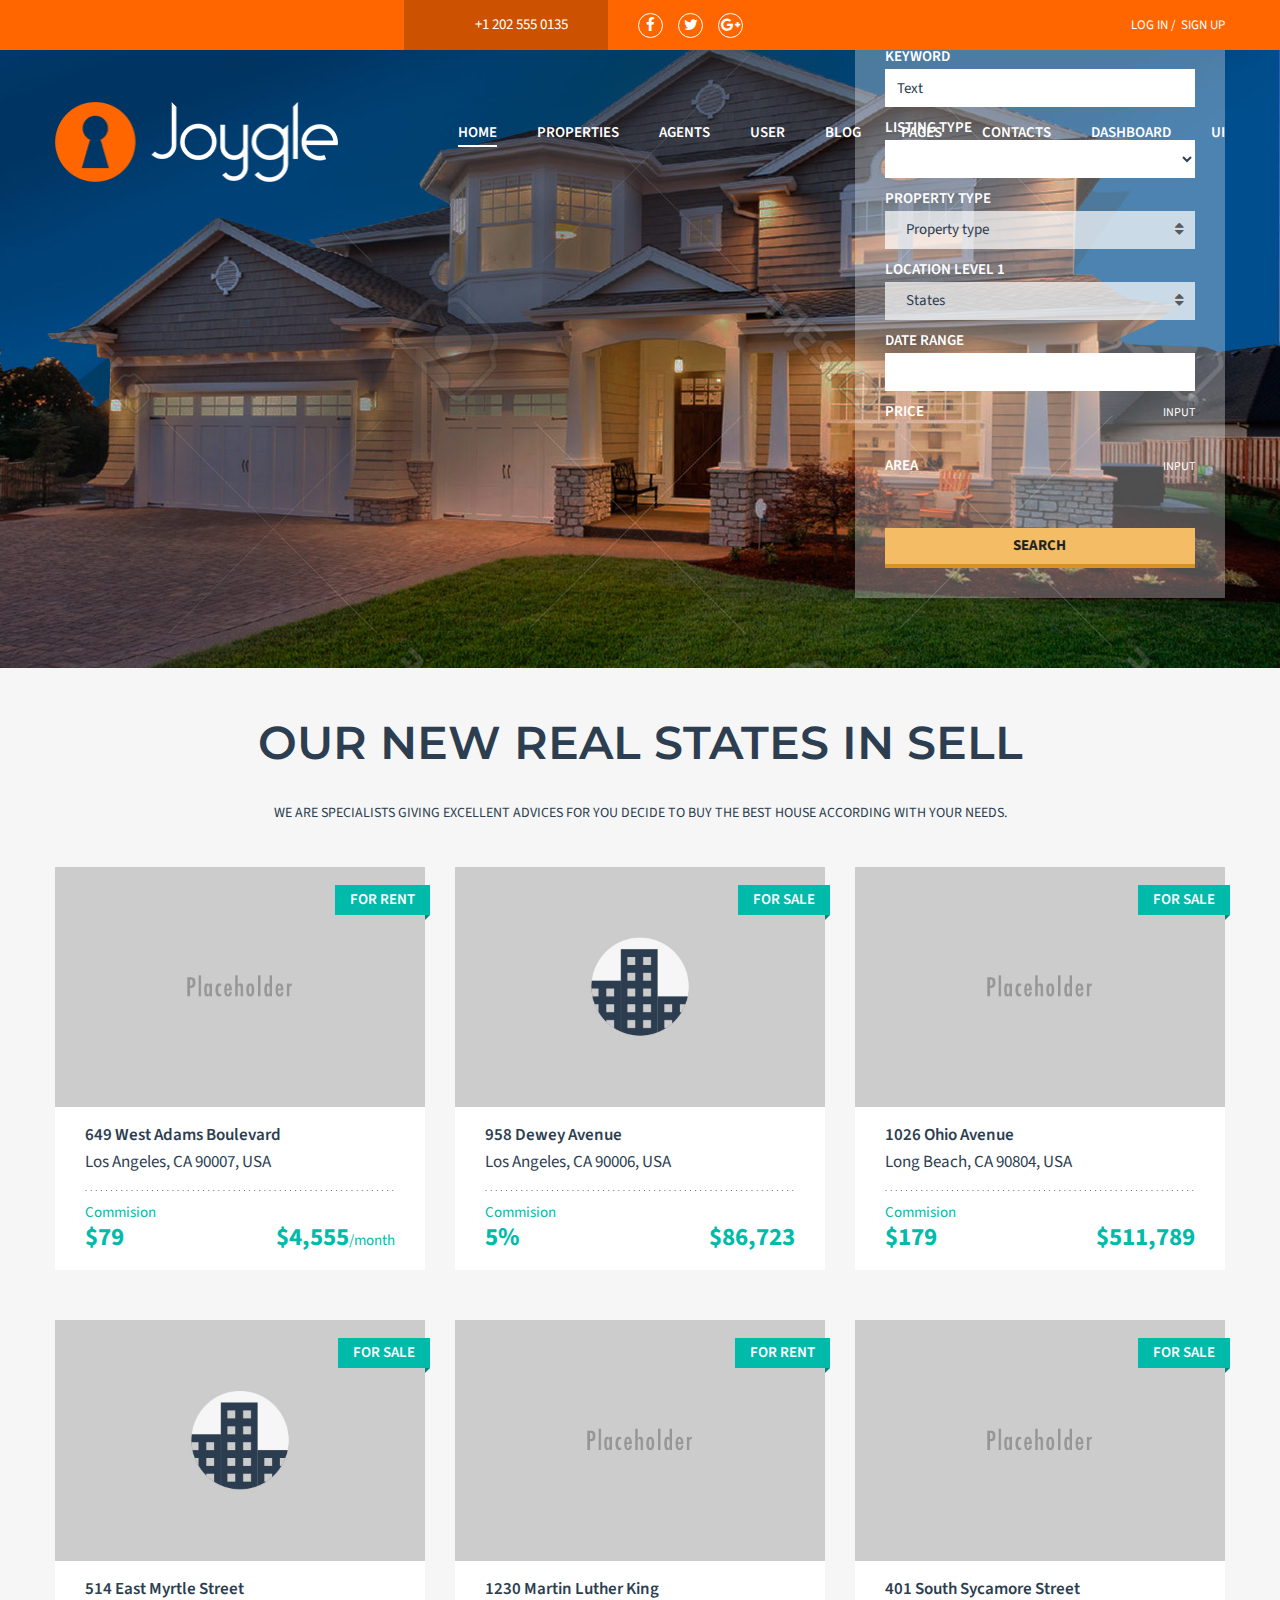
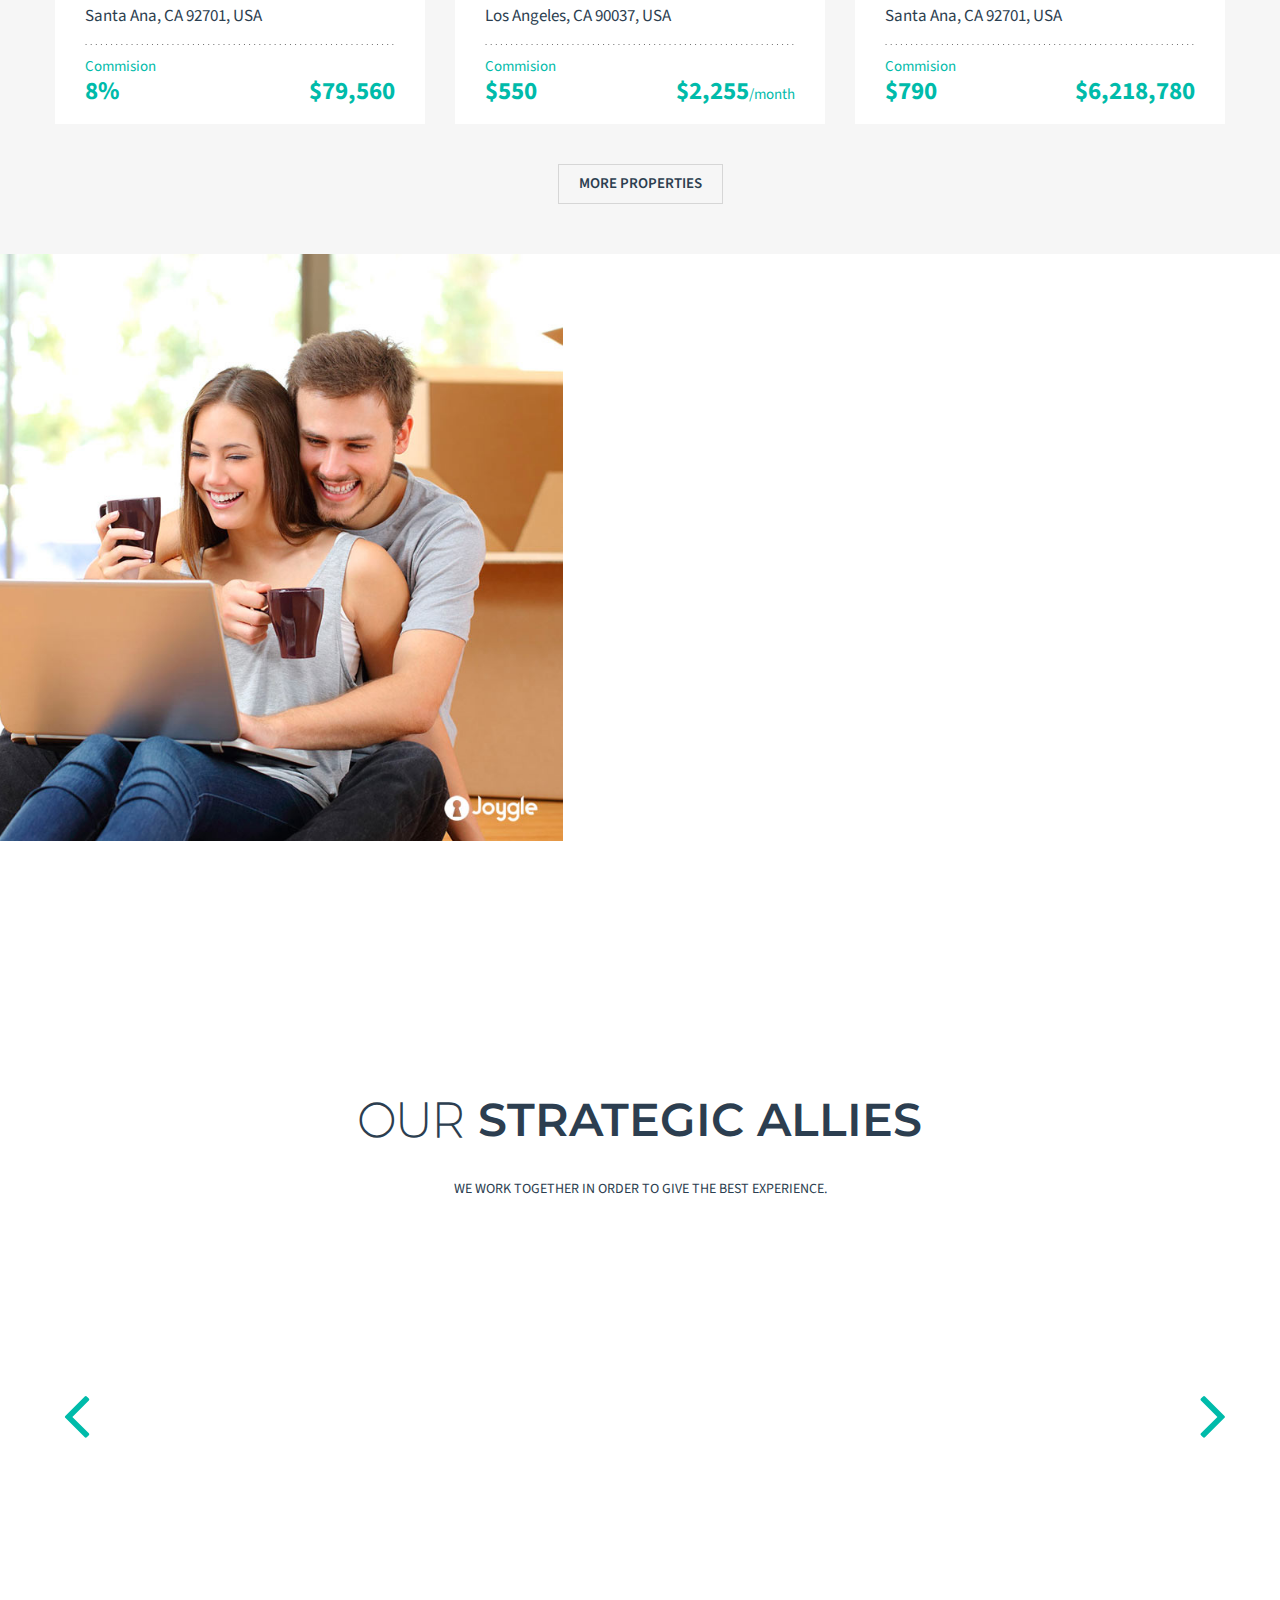
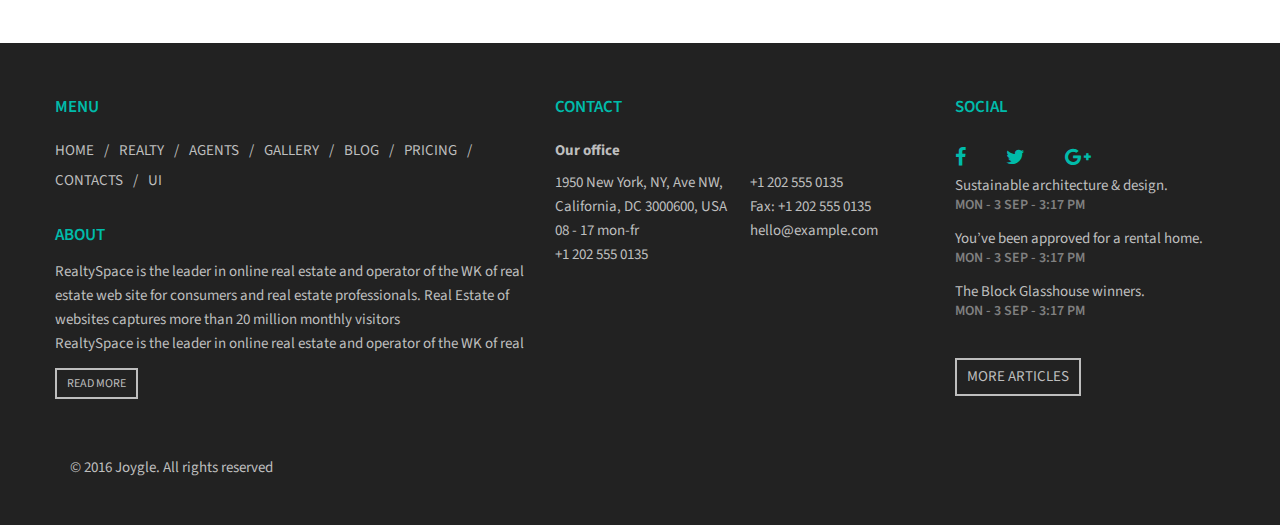
<file: index1.html>
﻿<!DOCTYPE html>
<html>
  <head lang="en">
    <meta charset="UTF-8">
    <title>XXXXXX</title><!--[if IE]>
    <meta http-equiv="X-UA-Compatible" content="IE=9,chrome=1"><![endif]-->
    <meta name="viewport" content="width=device-width, initial-scale=1, user-scalable=0, shrink-to-fit=no">
    <meta name="format-detection" content="telephone=no">
    <!-- Loading Source Sans Pro font that is used in this theme-->
    <link href="http://fonts.googleapis.com/css?family=Montserrat:400,700%7cSource+Sans+Pro:200,400,600,700,900,400italic,700italic&amp;subset=latin,latin-ext" rel="stylesheet" type="text/css">
    <!-- Boostrap and other lib styles-->
    <!-- build:cssvendor-->
    <link rel="stylesheet" href="assets/css/vendor.css">
    <!-- endbuild-->
    <!-- Font-awesome lib-->
    <!-- build:cssfontawesome-->
    <link rel="stylesheet" href="assets/css/font-awesome.css">
    <!-- endbuild-->
    <!-- Theme styles, please replace "default" with other color scheme from the list available in template/css-->
    <!-- build:csstheme-default-->
    <link rel="stylesheet" href="assets/css/theme-default.css">
    <!-- endbuild-->
    <!-- Your styles should go in this file-->
    <link rel="stylesheet" href="assets/css/custom.css">
    <!-- Fixes for IE-->
    <!--[if lt IE 11]>
    <link rel="stylesheet" href="assets/css/ie-fix.css"><![endif]-->
    <link rel="icon" href="assets/img/favicon.ico" type="image/x-icon">
  </head>
  <body class="index menu-default hover-default scroll-animation">
	
	

	
    <div class="box js-box">
      <!-- BEGIN HEADER-->
      <header class="header header--overlay header--dark">
        <div class="container">
          <div class="header__row"><a href="index.html" class="header__logo">
             <img  src="logo-r.png" alt="">
            <div class="header__settings">

              <!-- end of block .header__settings-column-->

              <!-- end of block .header__settings-column-->

            </div>
            <div class="header__contacts"><a href="tel:+12025550135" class="header__phone">
                <svg class="header__phone-icon">
                  <use xlink:href="#icon-phone"></use>
                </svg><span class="header__span">+1 202 555 0135</span></a></div>
            <!-- end of block .header__contacts-->
            <div class="header__social">
              <div class="social social--header social--circles"><a href="#" class="social__item"><i class="fa fa-facebook"></i></a><a href="#" class="social__item"><i class="fa fa-twitter"></i></a><a href="#" class="social__item"><i class="fa fa-google-plus"></i></a></div>
            </div>
            <div class="auth auth--header">
              <ul class="auth__nav">
                <li class="dropdown auth__nav-item">
                  <div class="dropdown__menu auth__dropdown--restore">
                    <!-- BEGIN AUTH RESTORE-->
                    <h5 class="auth__title">Reset password</h5>
                    <form action="#" class="form form--flex form--auth form--restore js-restore-form js-parsley">
                      <div class="row">
                        <div class="form-group">
                          <label for="restore-email-dropdown" class="control-label">Enter your User Name or Email</label>
                          <input type="email" name="email" id="restore-email-dropdown" required class="form-control">
                        </div>
                      </div>
                      <div class="row">
                        <button type="submit" class="form__submit">Reset password</button>
                      </div>
                      <div class="row">
                        <div class="form__options">Back to
                          <button type="button" class="js-user-login">Log In</button>
                        </div>
                        <!-- end of block .auth__links-->
                      </div>
                    </form>
                    <!-- end of block .auth__form-->
                    <!-- END AUTH RESTORE-->
                  </div>
                </li>
                <li class="dropdown auth__nav-item">
                  <button data-toggle="dropdown" type="button" class="dropdown-toggle js-auth-nav-btn auth__nav-btn">
                    <svg class="auth__icon-user">
                      <use xlink:href="#icon-user"></use>
                    </svg><span class="header__span"> Log in /</span>
                  </button>
                  <div class="dropdown__menu auth__dropdown--login">
                    <!-- BEGIN AUTH LOGIN-->
                    <h5 class="auth__title">Login in your account</h5>
                    <form action="#" class="form form--flex form--auth js-login-form js-parsley">
                      <div class="row">
                        <div class="form-group">
                          <label for="login-username-dropdown" class="control-label">Username</label>
                          <input type="text" name="username" id="login-username-dropdown" required data-parsley-trigger="keyup" data-parsley-minlength="6" data-parsley-validation-threshold="5" data-parsley-minlength-message="Login should be at least 6 chars" class="form-control">
                        </div>
                        <div class="form-group">
                          <label for="login-password-dropdown" class="control-label">Password</label>
                          <input type="password" name="password" id="login-password-dropdown" required class="form-control">
                        </div>
                      </div>
                      <div class="row">
                        <div class="form__options form__options--forgot">
                          <button type="button" class="js-user-restore">Forgot password ?</button>
                        </div>
                        <button type="submit" class="form__submit">Sign in</button>
                      </div>
                      <div class="form__remember">
                        <input type="checkbox" id="remember-in-dropdown" class="in-checkbox">
                        <label for="remember-in-dropdown" class="in-label">Remember me</label>
                      </div>
                      <div class="row">
                        <div class="form__options">Not a user yet?
                          <button type="button" class="js-user-register">Get an account</button>
                        </div>
                      </div>
                    </form>
                    <!-- end of block .auth__form-->
                    <!-- END AUTH LOGIN-->
                  </div>
                </li>
                <li class="dropdown auth__nav-item">
                  <button data-toggle="dropdown" type="button" class="dropdown-toggle auth__nav-btn"><span class="header__span">  Sign up</span></button>
                  <div class="dropdown__menu auth__dropdown--register">
                    <!-- BEGIN AUTH REGISTER-->
                    <h5 class="auth__title">Sign up a new account</h5>
                    <form action="#" class="form form--flex form--auth js-register-form js-parsley">
                      <div class="row">
                        <div class="form-group form-group--col-6">
                          <label for="register-name-dropdown" class="control-label">First name</label>
                          <input type="text" name="username" id="register-name-dropdown" required class="form-control">
                        </div>
                        <div class="form-group form-group--col-6">
                          <label for="register-lastname-dropdown" class="control-label">Last name</label>
                          <input type="text" name="name" id="register-lastname-dropdown" required class="form-control">
                        </div>
                      </div>
                      <div class="row">
                        <div class="form-group form-group--col-6">
                          <label for="register-email-dropdown" class="control-label">E-mail</label>
                          <input type="email" name="email" id="register-email-dropdown" required class="form-control">
                        </div>
                        <div class="form-group form-group--col-6">
                          <label for="register-password-dropdown" class="control-label">Password</label>
                          <input type="password" name="password" id="register-password-dropdown" required class="form-control">
                        </div>
                      </div>
                      <div class="row">
                        <div class="form__options">Back to
                          <button type="button" class="js-user-login">Log In</button>
                        </div>
                        <button type="submit" class="form__submit">Sign up</button>
                      </div>
                    </form>
                    <!-- end of block .auth__form-->
                    <!-- END AUTH REGISTER-->
                  </div>
                </li>
              </ul>
              <!-- end of block .auth header-->
            </div>
            <button type="button" class="header__navbar-toggle js-navbar-toggle">
              <svg class="header__navbar-show">
                <use xlink:href="#icon-menu"></use>
              </svg>
              <svg class="header__navbar-hide">
                <use xlink:href="#icon-menu-close"></use>
              </svg>
            </button>
            <!-- end of block .header__navbar-toggle-->
          </div>
        </div>
      </header>
      <!-- END HEADER-->
	  
	  
	  
	  
	  
      <!-- BEGIN NAVBAR-->
      <div id="header-nav-offset"></div>
	  
	  
      <nav id="header-nav" class="navbar navbar--header navbar--overlay">
        <div class="container">
		
          <div class="navbar__row js-navbar-row"><a href="index.html" class="navbar__brand">
 <img style=" width:283px!important; height:80px!important;" src="logo.png" alt="">
            <div id="navbar-collapse-1" class="navbar__wrap">
              <ul class="navbar__nav">
                <li class="navbar__item js-dropdown active"><a class="navbar__link">Home
                    <svg class="navbar__arrow">
                      <use xlink:href="#icon-arrow-right"></use>
                    </svg></a>
                  <div role="menu" class="js-dropdown-menu navbar__dropdown navbar__dropdown--colls-1">
                    <button class="navbar__back js-navbar-submenu-back">
                      <svg class="navbar__arrow">
                        <use xlink:href="#icon-arrow-left"></use>
                      </svg>Back
                    </button>
                    <div class="navbar__submenu">
                      <ul class="navbar__subnav">
                        <li class="navbar__subitem active"><a href="index.html" class="navbar__sublink js-navbar-sublink">Banner & Search</a></li>
                        <li class="navbar__subitem"><a href="index_slider.html" class="navbar__sublink js-navbar-sublink">Property slider</a></li>
                        <li class="navbar__subitem"><a href="index_projects.html" class="navbar__sublink js-navbar-sublink">Property projects</a></li>
                        <li class="navbar__subitem"><a href="index_slider_search.html" class="navbar__sublink js-navbar-sublink">Slider & Search</a></li>
                        <li class="navbar__subitem"><a href="index_slider_auth.html" class="navbar__sublink js-navbar-sublink">Slider & Authorization</a></li>
                        <li class="navbar__subitem"><a href="index_vmap_light.html" class="navbar__sublink js-navbar-sublink">Google Map & Light search</a></li>
                        <li class="navbar__subitem"><a href="index_vmap_dark.html" class="navbar__sublink js-navbar-sublink">Google Map & Dark search</a></li>
                        <li class="navbar__subitem"><a href="index_hmap_light.html" class="navbar__sublink js-navbar-sublink">Google Map & Horizontal search</a></li>
                        <li class="navbar__subitem"><a href="feature_map_leaflet.html" class="navbar__sublink js-navbar-sublink">Openstreet Map & Filter</a></li>
                        <li class="navbar__subitem"><a href="feature_vmap_fullscreen.html" class="navbar__sublink js-navbar-sublink">Fullscreen Google Map</a></li>
                      </ul>
                    </div>
                  </div>
                </li>
                <li class="navbar__item js-dropdown"><a class="navbar__link">Properties
                    <svg class="navbar__arrow">
                      <use xlink:href="#icon-arrow-right"></use>
                    </svg></a>
                  <div role="menu" class="js-dropdown-menu navbar__dropdown navbar__dropdown--colls-2">
                    <button class="navbar__back js-navbar-submenu-back">
                      <svg class="navbar__arrow">
                        <use xlink:href="#icon-arrow-left"></use>
                      </svg>Back
                    </button>
                    <div class="navbar__submenu">
                      <h5 class="navbar__subtitle">Details</h5>
                      <ul class="navbar__subnav">
                        <li class="navbar__subitem"><a href="property_details.html" class="navbar__sublink js-navbar-sublink">Property</a></li>
                        <li class="navbar__subitem"><a href="property_details_projected.html" class="navbar__sublink js-navbar-sublink">Property projected</a></li>
                        <li class="navbar__subitem"><a href="property_details_agent.html" class="navbar__sublink js-navbar-sublink">Property & agent</a></li>
                      </ul>
                    </div>
                    <div class="navbar__submenu">
                      <h5 class="navbar__subtitle">Listing</h5>
                      <ul class="navbar__subnav">
                        <li class="navbar__subitem navbar__subitem-dropdown js-dropdown"><a class="navbar__sublink js-navbar-sublink">Grid
                            <svg class="navbar__arrow">
                              <use xlink:href="#icon-arrow-right"></use>
                            </svg></a>
                          <div class="navbar__submenu navbar__submenu--level">
                            <button class="navbar__back js-navbar-submenu-back">
                              <svg class="navbar__arrow">
                                <use xlink:href="#icon-arrow-left"></use>
                              </svg>Back
                            </button>
                            <ul class="navbar__subnav">
                              <li class="navbar__subitem"><a href="feature_grid_large.html" class="navbar__sublink js-navbar-sub-sublink">Large</a></li>
                              <li class="navbar__subitem"><a href="properties_listing_grid.html" class="navbar__sublink js-navbar-sub-sublink">Medium</a></li>
                              <li class="navbar__subitem"><a href="feature_grid_small.html" class="navbar__sublink js-navbar-sub-sublink">Small</a></li>
                            </ul>
                          </div>
                        </li>
                        <li class="navbar__subitem"><a href="properties_listing_list.html" class="navbar__sublink js-navbar-sublink">List</a></li>
                        <li class="navbar__subitem"><a href="properties_listing_table.html" class="navbar__sublink js-navbar-sublink">Table</a></li>
                        <li class="navbar__subitem"><a href="properties_listing_empty.html" class="navbar__sublink js-navbar-sublink">Empty</a></li>
                      </ul>
                    </div>
                  </div>
                </li>
                <li class="navbar__item js-dropdown"><a class="navbar__link">Agents
                    <svg class="navbar__arrow">
                      <use xlink:href="#icon-arrow-right"></use>
                    </svg></a>
                  <div role="menu" class="js-dropdown-menu navbar__dropdown">
                    <button class="navbar__back js-navbar-submenu-back">
                      <svg class="navbar__arrow">
                        <use xlink:href="#icon-arrow-left"></use>
                      </svg>Back
                    </button>
                    <div class="navbar__submenu">
                      <ul class="navbar__subnav">
                        <li class="navbar__subitem"><a href="agent_profile.html" class="navbar__sublink js-navbar-sub-sublink">Agent's profile</a></li>
                        <li class="navbar__subitem navbar__subitem-dropdown js-dropdown"><a href="agents_listing_list.html" class="navbar__sublink js-navbar-sublink">Agent's listing
                            <svg class="navbar__arrow">
                              <use xlink:href="#icon-arrow-right"></use>
                            </svg></a>
                          <div class="navbar__submenu navbar__submenu--level">
                            <button class="navbar__back js-navbar-submenu-back">
                              <svg class="navbar__arrow">
                                <use xlink:href="#icon-arrow-left"></use>
                              </svg>Back
                            </button>
                            <ul class="navbar__subnav">
                              <li class="navbar__subitem"><a href="agents_listing_list.html" class="navbar__sublink js-navbar-sub-sublink">List</a></li>
                              <li class="navbar__subitem"><a href="agents_listing_grid.html" class="navbar__sublink js-navbar-sub-sublink">Grid</a></li>
                            </ul>
                          </div>
                        </li>
                        <li class="navbar__subitem navbar__subitem-dropdown js-dropdown"><a href="agent_profile_blog_list.html" class="navbar__sublink js-navbar-sublink">Agent's blog
                            <svg class="navbar__arrow">
                              <use xlink:href="#icon-arrow-right"></use>
                            </svg></a>
                          <div class="navbar__submenu navbar__submenu--level">
                            <button class="navbar__back js-navbar-submenu-back">
                              <svg class="navbar__arrow">
                                <use xlink:href="#icon-arrow-left"></use>
                              </svg>Back
                            </button>
                            <ul class="navbar__subnav">
                              <li class="navbar__subitem"><a href="agent_profile_blog_list.html" class="navbar__sublink js-navbar-sub-sublink">List</a></li>
                              <li class="navbar__subitem"><a href="agent_profile_blog_grid.html" class="navbar__sublink js-navbar-sub-sublink">Grid</a></li>
                              <li class="navbar__subitem"><a href="agent_profile_blog_details.html" class="navbar__sublink js-navbar-sub-sublink">Details</a></li>
                            </ul>
                          </div>
                        </li>
                        <li class="navbar__subitem navbar__subitem-dropdown js-dropdown"><a href="agent_profile_listing_list.html" class="navbar__sublink js-navbar-sublink">Agent's properties
                            <svg class="navbar__arrow">
                              <use xlink:href="#icon-arrow-right"></use>
                            </svg></a>
                          <div class="navbar__submenu navbar__submenu--level">
                            <button class="navbar__back js-navbar-submenu-back">
                              <svg class="navbar__arrow">
                                <use xlink:href="#icon-arrow-left"></use>
                              </svg>Back
                            </button>
                            <ul class="navbar__subnav">
                              <li class="navbar__subitem"><a href="agent_profile_listing_list.html" class="navbar__sublink js-navbar-sub-sublink">List</a></li>
                              <li class="navbar__subitem"><a href="agent_profile_listing_grid.html" class="navbar__sublink js-navbar-sub-sublink">Grid</a></li>
                              <li class="navbar__subitem"><a href="agent_profile_listing_table.html" class="navbar__sublink js-navbar-sub-sublink">Table</a></li>
                            </ul>
                          </div>
                        </li>
                        <li class="navbar__subitem"><a href="agent_profile_testimonials.html" class="navbar__sublink js-navbar-sub-sublink">Agent's testimonials</a></li>
                      </ul>
                    </div>
                  </div>
                </li>
                <li class="navbar__item js-dropdown"><a class="navbar__link">User
                    <svg class="navbar__arrow">
                      <use xlink:href="#icon-arrow-right"></use>
                    </svg></a>
                  <div role="menu" class="js-dropdown-menu navbar__dropdown navbar__dropdown--colls-2">
                    <button class="navbar__back js-navbar-submenu-back">
                      <svg class="navbar__arrow">
                        <use xlink:href="#icon-arrow-left"></use>
                      </svg>Back
                    </button>
                    <div class="navbar__submenu">
                      <h5 class="navbar__subtitle">Pages</h5>
                      <ul class="navbar__subnav">
                        <li class="navbar__subitem"><a href="my_listings.html" class="navbar__sublink js-navbar-sublink">My listings</a></li>
                        <li class="navbar__subitem"><a href="my_listings_add_edit.html" class="navbar__sublink js-navbar-sublink">Property submit</a></li>
                        <li class="navbar__subitem"><a href="my_profile.html" class="navbar__sublink js-navbar-sublink">Profile</a></li>
                      </ul>
                    </div>
                    <div class="navbar__submenu">
                      <h5 class="navbar__subtitle">Auth</h5>
                      <ul class="navbar__subnav">
                        <li class="navbar__subitem"><a href="user_login.html" class="navbar__sublink js-navbar-sublink">Login</a></li>
                        <li class="navbar__subitem"><a href="user_register.html" class="navbar__sublink js-navbar-sublink">Register</a></li>
                        <li class="navbar__subitem"><a href="user_restore_pass.html" class="navbar__sublink js-navbar-sublink">Restore</a></li>
                      </ul>
                    </div>
                  </div>
                </li>
                <li class="navbar__item js-dropdown"><a class="navbar__link">Blog
                    <svg class="navbar__arrow">
                      <use xlink:href="#icon-arrow-right"></use>
                    </svg></a>
                  <div role="menu" class="js-dropdown-menu navbar__dropdown navbar__dropdown--colls-1">
                    <button class="navbar__back js-navbar-submenu-back">
                      <svg class="navbar__arrow">
                        <use xlink:href="#icon-arrow-left"></use>
                      </svg>Back
                    </button>
                    <div class="navbar__submenu">
                      <ul class="navbar__subnav">
                        <li class="navbar__subitem"><a href="blog.html" class="navbar__sublink js-navbar-sublink">Blog list</a></li>
                        <li class="navbar__subitem"><a href="blog_details.html" class="navbar__sublink js-navbar-sublink">Blog details</a></li>
                        <li class="navbar__subitem"><a href="blog_empty.html" class="navbar__sublink js-navbar-sublink">Blog empty</a></li>
                      </ul>
                    </div>
                  </div>
                </li>
                <li class="navbar__item js-dropdown"><a class="navbar__link">Pages
                    <svg class="navbar__arrow">
                      <use xlink:href="#icon-arrow-right"></use>
                    </svg></a>
                  <div role="menu" class="js-dropdown-menu navbar__dropdown navbar__dropdown--colls-1">
                    <button class="navbar__back js-navbar-submenu-back">
                      <svg class="navbar__arrow">
                        <use xlink:href="#icon-arrow-left"></use>
                      </svg>Back
                    </button>
                    <div class="navbar__submenu">
                      <ul class="navbar__subnav">
                        <li class="navbar__subitem"><a href="page.html" class="navbar__sublink js-navbar-sublink">Сontent page</a></li>
                        <li class="navbar__subitem"><a href="faq.html" class="navbar__sublink js-navbar-sublink">Faq</a></li>
                        <li class="navbar__subitem"><a href="reviews.html" class="navbar__sublink js-navbar-sublink">Testimonials</a></li>
                        <li class="navbar__subitem"><a href="pricing.html" class="navbar__sublink js-navbar-sublink">Pricing</a></li>
                        <li class="navbar__subitem"><a href="gallery.html" class="navbar__sublink js-navbar-sublink">Gallery</a></li>
                        <li class="navbar__subitem"><a href="email.html" class="navbar__sublink js-navbar-sublink">Email template</a></li>
                        <li class="navbar__subitem navbar__subitem-dropdown js-dropdown"><a class="navbar__sublink js-navbar-sublink">Errors
                            <svg class="navbar__arrow">
                              <use xlink:href="#icon-arrow-right"></use>
                            </svg></a>
                          <div class="navbar__submenu navbar__submenu--level">
                            <button class="navbar__back js-navbar-submenu-back">
                              <svg class="navbar__arrow">
                                <use xlink:href="#icon-arrow-left"></use>
                              </svg>Back
                            </button>
                            <ul class="navbar__subnav">
                              <li class="navbar__subitem"><a href="error_403.html" class="navbar__sublink js-navbar-sub-sublink">403 Error</a></li>
                              <li class="navbar__subitem"><a href="error_404.html" class="navbar__sublink js-navbar-sub-sublink">404 Error</a></li>
                              <li class="navbar__subitem"><a href="error_500.html" class="navbar__sublink js-navbar-sub-sublink">500 Error</a></li>
                            </ul>
                          </div>
                        </li>
                      </ul>
                    </div>
                  </div>
                </li>
                <li class="navbar__item"><a href="contacts.html" class="navbar__link">Contacts</a></li>
                <li class="navbar__item js-dropdown"><a class="navbar__link">Dashboard
                    <svg class="navbar__arrow">
                      <use xlink:href="#icon-arrow-right"></use>
                    </svg></a>
                  <div role="menu" class="js-dropdown-menu navbar__dropdown navbar__dropdown--colls-1">
                    <button class="navbar__back js-navbar-submenu-back">
                      <svg class="navbar__arrow">
                        <use xlink:href="#icon-arrow-left"></use>
                      </svg>Back
                    </button>
                    <div class="navbar__submenu">
                      <ul class="navbar__subnav">
                        <li class="navbar__subitem"><a href="dashboard.html" class="navbar__sublink">Dashboard</a></li>
                        <li class="navbar__subitem"><a href="dashboard_property_new.html" class="navbar__sublink">Add Listing</a></li>
                        <li class="navbar__subitem"><a href="dashboard_news.html" class="navbar__sublink">News Feed</a></li>
                        <li class="navbar__subitem"><a href="dashboard_profile.html" class="navbar__sublink">Profile</a></li>
                        <li class="navbar__subitem"><a href="dashboard_activity.html" class="navbar__sublink">Activity Log</a></li>
                        <li class="navbar__subitem"><a href="dashboard_favorites_listings.html" class="navbar__sublink">Favorite Listings</a></li>
                        <li class="navbar__subitem"><a href="dashboard_favorites_agents.html" class="navbar__sublink">Favorite Agents</a></li>
                        <li class="navbar__subitem"><a href="dashboard_favorites_search.html" class="navbar__sublink">Favorite search</a></li>
                        <li class="navbar__subitem"><a href="dashboard_financials.html" class="navbar__sublink">Financials</a></li>
                        <li class="navbar__subitem"><a href="dashboard_statistics.html" class="navbar__sublink">Statistics</a></li>
                        <li class="navbar__subitem"><a href="dashboard_property.html" class="navbar__sublink">Property management</a></li>
                        <li class="navbar__subitem"><a href="dashboard_blog.html" class="navbar__sublink">Blog Management</a></li>
                      </ul>
                    </div>
                  </div>
                </li>
                <li class="navbar__item js-dropdown"><a class="navbar__link">UI
                    <svg class="navbar__arrow">
                      <use xlink:href="#icon-arrow-right"></use>
                    </svg></a>
                  <div role="menu" class="js-dropdown-menu navbar__dropdown navbar__dropdown--right navbar__dropdown--colls-2">
                    <button class="navbar__back js-navbar-submenu-back">
                      <svg class="navbar__arrow">
                        <use xlink:href="#icon-arrow-left"></use>
                      </svg>Back
                    </button>
                    <div class="navbar__submenu">
                      <h5 class="navbar__subtitle">Variations</h5>
                      <ul class="navbar__subnav">
                        <li class="navbar__subitem"><a href="index_not_available.html" class="navbar__sublink js-navbar-sublink">Feature not available</a></li>
                        <li class="navbar__subitem"><a href="feature_boxed.html" class="navbar__sublink js-navbar-sublink">Layout boxed</a></li>
                        <li class="navbar__subitem"><a href="feature_left_sidebar.html" class="navbar__sublink js-navbar-sublink">Sidebar left</a></li>
                      </ul>
                    </div>
                    <div class="navbar__submenu">
                      <h5 class="navbar__subtitle">Elements</h5>
                      <ul class="navbar__subnav">
                        <li class="navbar__subitem"><a href="feature_ui.html" class="navbar__sublink js-navbar-sublink">UI</a></li>
                        <li class="navbar__subitem"><a href="feature_typography.html" class="navbar__sublink js-navbar-sublink">Typography</a></li>
                        <li class="navbar__subitem"><a href="feature_loaders.html" class="navbar__sublink js-navbar-sublink">Feature loaders</a></li>
                        <li class="navbar__subitem"><a href="bootstrap.html" class="navbar__sublink js-navbar-sublink">Twitter Bootstrap</a></li>
                      </ul>
                    </div>
                  </div>
                </li>
                <li class="navbar__item navbar__item--mob js-dropdown"><a class="navbar__link">Language
                    <svg class="navbar__arrow">
                      <use xlink:href="#icon-arrow-right"></use>
                    </svg></a>
                  <div role="menu" class="js-dropdown-menu navbar__dropdown navbar__dropdown--right">
                    <button class="navbar__back js-navbar-submenu-back">
                      <svg class="navbar__arrow">
                        <use xlink:href="#icon-arrow-left"></use>
                      </svg>Back
                    </button>
                    <div class="navbar__submenu">
                      <ul class="navbar__subnav">
                        <li class="navbar__subitem active"><a href="" class="navbar__sublink js-navbar-sublink">English</a></li>
                        <li class="navbar__subitem"><a href="" class="navbar__sublink js-navbar-sublink">Francais</a></li>
                        <li class="navbar__subitem"><a href="" class="navbar__sublink js-navbar-sublink">Italian</a></li>
                        <li class="navbar__subitem"><a href="" class="navbar__sublink js-navbar-sublink">Russian</a></li>
                      </ul>
                    </div>
                  </div>
                </li>
                <li class="navbar__item navbar__item--mob js-dropdown"><a class="navbar__link">Currency
                    <svg class="navbar__arrow">
                      <use xlink:href="#icon-arrow-right"></use>
                    </svg></a>
                  <div role="menu" class="js-dropdown-menu navbar__dropdown navbar__dropdown--right">
                    <button class="navbar__back js-navbar-submenu-back">
                      <svg class="navbar__arrow">
                        <use xlink:href="#icon-arrow-left"></use>
                      </svg>Back
                    </button>
                    <div class="navbar__submenu">
                      <ul class="navbar__subnav">
                        <li class="navbar__subitem active"><a href="" class="navbar__sublink js-navbar-sublink">USD</a></li>
                        <li class="navbar__subitem"><a href="" class="navbar__sublink js-navbar-sublink">EURO</a></li>
                        <li class="navbar__subitem"><a href="" class="navbar__sublink js-navbar-sublink">RUB</a></li>
                      </ul>
                    </div>
                  </div>
                </li>
                <li class="navbar__item navbar__item--mob js-dropdown"><a class="navbar__link">Measures
                    <svg class="navbar__arrow">
                      <use xlink:href="#icon-arrow-right"></use>
                    </svg></a>
                  <div role="menu" class="js-dropdown-menu navbar__dropdown navbar__dropdown--right">
                    <button class="navbar__back js-navbar-submenu-back">
                      <svg class="navbar__arrow">
                        <use xlink:href="#icon-arrow-left"></use>
                      </svg>Back
                    </button>
                    <div class="navbar__submenu">
                      <div class="switch switch--menu">
                        <label>M <sup>2</sup>
                          <input type="checkbox" checked><span class="lever"></span>Sq Ft
                        </label>
                      </div>
                    </div>
                  </div>
                </li>
              </ul>
              <!-- end of block  navbar__nav-->
            </div>
          </div>
        </div>
      </nav>
      <!-- END NAVBAR-->
      <div class="site-wrap js-site-wrap">
        <div class="widget js-widget">
          <div class="widget__content">
            <div class="banner js-banner banner--wide">
              <div style="background-image: url(&quot;assets/media-demo/banner/banner-1.jpg&quot;);" class="banner__item">
                <div class="map map--index map--banner">
                  <div class="map__buttons">
                    <button type="button" class="map__change-map js-map-btn">Property Map</button>
                  </div>
                  <div class="map__wrap">
                    <div data-infobox-theme="white" class="map__view js-map-index-canvas"></div>
                  </div>
                </div>
                <div class="container">
                  <div class="row">
                    <div class="banner__caption">
                      <h1 class="banner__title">Find Here Your Next Home</h1>
                      <h3 class="banner__subtitle">We have available for you more than 30.000 propierties in the state of georgia. Save 1.5% with us.</h3><span class="banner__btn">Get started</span>
                      <div class="banner__arrow-circle">•</div>
                      <svg class="banner__arrow-end js-arrow-end">
                        <use xlink:href="#icon-arrow-end"></use>
                      </svg>
                      <div class="banner__arrow">
                        <svg id="banner-line" version="1.1" xmlns="http://www.w3.org/2000/svg" xmlns:xlink="http://www.w3.org/1999/xlink" x="0px" y="0px"
                          viewBox="0 0 774 284" enable-background="new 0 0 774 284" xml:space="preserve">
                          <path  fill="none" stroke-width="2" stroke-miterlimit="10" stroke-dasharray="0,2004.009" d="M220.6,239.6
                          c-3.6-15.5-17.5-27.1-34.1-27.1h-150c-19.3,0-35,15.7-35,35c0,19.3,15.7,35,35,35c0,0,88,0,150,0c169,0,244.9-7.5,291-19
                          c41.3-10.2,114.1-33.7,118-83c4.2-53.5-59.4-67.5-102-54c-47.2,15-52.3,78.2,1,90c58.1,12.9,169.6-53.6,274.7-210"/>
                        </svg>
                      </div>
                    </div>
                    <div class="banner__search">
                      <h4 class="banner__sidebar-title">Find Here Your Next Home</h4>
                      <!-- BEGIN SEARCH-->
                      <form action="properties_listing_list.html" class="form form--flex form--search js-search-form form--banner-sidebar">
                        <div class="row">
                          <div class="form-group">
                            <label for="in-keyword" class="control-label">Keyword</label>
                            <input type="text" id="in-keyword" placeholder="Text" class="form-control">
                          </div>
                          <div class="form-group">
                            <label for="in-contract-type" class="control-label">Listing Type</label>
                            <select id="in-contract-type" data-placeholder="Contract type" class="form-control">
                              <option label=" "></option>
                              <option>Sale</option>
                              <option>Rent</option>
                            </select>
                          </div>
						  
						  
						  
                          <div class="form-group"><span class="control-label">Property type</span>
                            <div class="dropdown dropdown--select">
                              <button type="button" data-toggle="dropdown" data-placeholder="Property type" class="dropdown-toggle js-select-checkboxes-btn">Property type</button>
                              <div class="dropdown-menu js-dropdown-menu js-select-checkboxes">
                                <ul>
                                  <li>
                                    <input id="checkbox_type_1" type="checkbox" name="checkbox_type_1" class="in-checkbox">
                                    <label for="checkbox_type_1" data-toggle="tooltip" data-placement="left" title="Tooltip on top" class="in-label">Privat apartment</label>
                                  </li>
                                  <li>
                                    <input id="checkbox_type_2" type="checkbox" name="checkbox_type_2" class="in-checkbox">
                                    <label for="checkbox_type_2" data-toggle="tooltip" data-placement="top" title="Tooltip on top" class="in-label">Apartment</label>
                                  </li>
                                  <li>
                                    <input id="checkbox_type_3" type="checkbox" name="checkbox_type_3" class="in-checkbox">
                                    <label for="checkbox_type_3" data-toggle="tooltip" data-placement="bottom" title="Tooltip on top" class="in-label">Cottage</label>
                                  </li>
                                  <li>
                                    <input id="checkbox_type_4" type="checkbox" name="checkbox_type_4" class="in-checkbox">
                                    <label for="checkbox_type_4" data-toggle="tooltip" data-placement="bottom" title="Tooltip on top" class="in-label">Flat</label>
                                  </li>
                                  <li>
                                    <input id="checkbox_type_5" type="checkbox" name="checkbox_type_5" class="in-checkbox">
                                    <label for="checkbox_type_5" data-toggle="tooltip" data-placement="bottom" title="Tooltip on top" class="in-label">House</label>
                                  </li>
                                  <li>
                                    <input id="checkbox_type_6" type="checkbox" name="checkbox_type_6" class="in-checkbox">
                                    <label for="checkbox_type_6" data-toggle="tooltip" data-placement="bottom" title="Tooltip on top" class="in-label">Condominium</label>
                                  </li>
                                  <li>
                                    <input id="checkbox_type_7" type="checkbox" name="checkbox_type_7" class="in-checkbox">
                                    <label for="checkbox_type_7" data-toggle="tooltip" data-placement="bottom" title="Tooltip on top" class="in-label">Cottage</label>
                                  </li>
                                  <li>
                                    <input id="checkbox_type_8" type="checkbox" name="checkbox_type_8" class="in-checkbox">
                                    <label for="checkbox_type_8" data-toggle="tooltip" data-placement="bottom" title="Tooltip on top" class="in-label">Flat</label>
                                  </li>
                                  <li>
                                    <input id="checkbox_type_9" type="checkbox" name="checkbox_type_9" class="in-checkbox">
                                    <label for="checkbox_type_9" data-toggle="tooltip" data-placement="bottom" title="Tooltip on top" class="in-label">Cottage</label>
                                  </li>
                                  <li>
                                    <input id="checkbox_type_10" type="checkbox" name="checkbox_type_10" class="in-checkbox">
                                    <label for="checkbox_type_10" data-toggle="tooltip" data-placement="bottom" title="Tooltip on top" class="in-label">Condominium</label>
                                  </li>
                                </ul>
                                <!-- end of block .dropdown-menu-->
                              </div>
                            </div>
                          </div>
						  
						  
						  
						  
						  
                          <div class="form-group"><span class="control-label">Location level 1</span>
                            <div class="dropdown dropdown--select">
                              <button type="button" data-toggle="dropdown" data-placeholder="States" class="dropdown-toggle js-select-checkboxes-btn">States</button>
                              <div class="dropdown-menu js-dropdown-menu js-select-checkboxes">
                                          <div class="region-select">
                                            <ul class="js-checkboxes-tree bonsai region-select__list">
                                              <li>
                                                          <input type="checkbox" name="location[]" value="Fresno" id="region-select-states-0" class="in-checkbox">
                                                          <label for="region-select-states-0" data-toggle="tooltip" data-placement="top" title="Fresno" class="in-label">Fresno</label>
                                                <ul>
                                                  <li>
                                                              <input type="checkbox" name="location[]" value="Clovis" id="region-select-states-1" class="in-checkbox">
                                                              <label for="region-select-states-1" data-toggle="tooltip" data-placement="top" title="Clovis" class="in-label">Clovis</label>
                                                  </li>
                                                  <li>
                                                              <input type="checkbox" name="location[]" value="Fresno" id="region-select-states-2" class="in-checkbox">
                                                              <label for="region-select-states-2" data-toggle="tooltip" data-placement="top" title="Fresno" class="in-label">Fresno</label>
                                                  </li>
                                                </ul>
                                              </li>
                                              <li>
                                                          <input type="checkbox" name="location[]" value="Los Angeles" id="region-select-states-3" class="in-checkbox">
                                                          <label for="region-select-states-3" data-toggle="tooltip" data-placement="top" title="Los Angeles" class="in-label">Los Angeles</label>
                                                <ul>
                                                  <li>
                                                              <input type="checkbox" name="location[]" value="Glendale" id="region-select-states-4" class="in-checkbox">
                                                              <label for="region-select-states-4" data-toggle="tooltip" data-placement="top" title="Glendale" class="in-label">Glendale</label>
                                                  </li>
                                                  <li>
                                                              <input type="checkbox" name="location[]" value="Long Beach" id="region-select-states-5" class="in-checkbox">
                                                              <label for="region-select-states-5" data-toggle="tooltip" data-placement="top" title="Long Beach" class="in-label">Long Beach</label>
                                                  </li>
                                                  <li>
                                                              <input type="checkbox" name="location[]" value="Los Angeles" id="region-select-states-6" class="in-checkbox">
                                                              <label for="region-select-states-6" data-toggle="tooltip" data-placement="top" title="Los Angeles" class="in-label">Los Angeles</label>
                                                    <ul>
                                                      <li>
                                                                  <input type="checkbox" name="location[]" value="Bel Air" id="region-select-states-7" class="in-checkbox">
                                                                  <label for="region-select-states-7" data-toggle="tooltip" data-placement="top" title="Bel Air" class="in-label">Bel Air</label>
                                                      </li>
                                                      <li>
                                                                  <input type="checkbox" name="location[]" value="Brentwood" id="region-select-states-8" class="in-checkbox">
                                                                  <label for="region-select-states-8" data-toggle="tooltip" data-placement="top" title="Brentwood" class="in-label">Brentwood</label>
                                                      </li>
                                                      <li>
                                                                  <input type="checkbox" name="location[]" value="Holywood Hills" id="region-select-states-9" class="in-checkbox">
                                                                  <label for="region-select-states-9" data-toggle="tooltip" data-placement="top" title="Holywood Hills" class="in-label">Holywood Hills</label>
                                                      </li>
                                                      <li>
                                                                  <input type="checkbox" name="location[]" value="Mar Vista" id="region-select-states-10" class="in-checkbox">
                                                                  <label for="region-select-states-10" data-toggle="tooltip" data-placement="top" title="Mar Vista" class="in-label">Mar Vista</label>
                                                      </li>
                                                      <li>
                                                                  <input type="checkbox" name="location[]" value="Silver Lake" id="region-select-states-11" class="in-checkbox">
                                                                  <label for="region-select-states-11" data-toggle="tooltip" data-placement="top" title="Silver Lake" class="in-label">Silver Lake</label>
                                                      </li>
                                                    </ul>
                                                  </li>
                                                  <li>
                                                              <input type="checkbox" name="location[]" value="Santa Ana" id="region-select-states-12" class="in-checkbox">
                                                              <label for="region-select-states-12" data-toggle="tooltip" data-placement="top" title="Santa Ana" class="in-label">Santa Ana</label>
                                                  </li>
                                                </ul>
                                              </li>
                                              <li>
                                                          <input type="checkbox" name="location[]" value="Santa Clara" id="region-select-states-13" class="in-checkbox">
                                                          <label for="region-select-states-13" data-toggle="tooltip" data-placement="top" title="Santa Clara" class="in-label">Santa Clara</label>
                                                <ul>
                                                  <li>
                                                              <input type="checkbox" name="location[]" value="Cupertino" id="region-select-states-14" class="in-checkbox">
                                                              <label for="region-select-states-14" data-toggle="tooltip" data-placement="top" title="Cupertino" class="in-label">Cupertino</label>
                                                  </li>
                                                  <li>
                                                              <input type="checkbox" name="location[]" value="Mountain View" id="region-select-states-15" class="in-checkbox">
                                                              <label for="region-select-states-15" data-toggle="tooltip" data-placement="top" title="Mountain View" class="in-label">Mountain View</label>
                                                  </li>
                                                  <li>
                                                              <input type="checkbox" name="location[]" value="Palo Alto" id="region-select-states-16" class="in-checkbox">
                                                              <label for="region-select-states-16" data-toggle="tooltip" data-placement="top" title="Palo Alto" class="in-label">Palo Alto</label>
                                                  </li>
                                                  <li>
                                                              <input type="checkbox" name="location[]" value="San Jose" id="region-select-states-17" class="in-checkbox">
                                                              <label for="region-select-states-17" data-toggle="tooltip" data-placement="top" title="San Jose" class="in-label">San Jose</label>
                                                  </li>
                                                </ul>
                                              </li>
                                            </ul>
                                            <div class="region-select__buttons">
                                              <button type="button" class="region-select__btn region-select__btn--reset js-select-checkboxes-reset">Clear</button>
                                              <button type="button" class="region-select__btn js-select-checkboxes-accept">Accept</button>
                                            </div>
                                          </div>
                                          <!-- end of block .region-select-->
                              </div>
                              <!-- end of block .dropdown-menu-->
                            </div>
                          </div>
                          <div class="form-group">
                            <label for="in-datetime" class="control-label">Date Range</label>
                            <input type="text" id="in-datetime" data-start-date="12/03/2015" data-end-date="12/22/2015" data-time-picker="true" data-single-picker="false" class="js-datetimerange form-control">
                          </div>
                          <div class="form-group">
                            <div class="form__mode">
                              <button type="button" data-mode="input" class="form__mode-btn js-input-mode">Input</button>
                            </div>
                            <label for="range_price" class="control-label">Price</label>
                            <div class="form__ranges">
                              <input id="range_price" class="js-search-range form__ranges-in">
                            </div>
                            <div class="form__inputs js-search-inputs">
                              <input type="text" id="in-price-from" placeholder="From" data-input-type="from" class="form-control js-field-range">
                              <input type="text" id="in-price-to" placeholder="To" data-input-type="to" class="form-control js-field-range">
                            </div>
                          </div>
                          <div class="form-group">
                            <div class="form__mode">
                              <button type="button" data-mode="input" class="form__mode-btn js-input-mode">Input</button>
                            </div>
                            <label for="range_area" class="control-label">Area</label>
                            <div class="form__ranges">
                              <input id="range_area" class="js-search-range form__ranges-in">
                            </div>
                            <div class="form__inputs js-search-inputs">
                              <input type="text" id="in-area-from" placeholder="From" data-input-type="from" class="form-control js-field-range">
                              <input type="text" id="in-area-to" placeholder="To" data-input-type="to" class="form-control js-field-range">
                            </div>
                          </div>
                          <div class="form__buttons">
                            <button type="submit" class="form__submit">Search</button>
                          </div>
                        </div>
                      </form>
                      <!-- end of block-->
                      <!-- END SEARCH-->
                    </div>
                  </div>
                </div>
              </div>
            </div>
          </div>
        </div>
        <div class="widget js-widget widget--landing widget--gray">
          <div class="widget__header">
            <h2 class="widget__title">OUR NEW REAL STATES IN SELL</h2>
            <h5 class="widget__headline">We are specialists giving excellent advices for you decide to buy the best house according with your needs.</h5>
          </div>
          <div class="widget__content">
            <!-- BEGIN PROPERTIES INDEX-->
            <div class="tab tab--properties">
              <!-- Nav tabs-->
              <ul role="tablist" class="nav tab__nav" style="display:none;">
                <li class="active"><a href="#tab-popular" aria-controls="tab-popular" role="tab" data-toggle="tab" class="properties__btn js-pgroup-tab">Popular</a></li>
                <li><a href="#tab-recent" aria-controls="tab-recent" role="tab" data-toggle="tab" class="properties__btn js-pgroup-tab">Recent</a></li>
                <li><a href="#tab-featured" aria-controls="tab-featured" role="tab" data-toggle="tab" class="properties__btn js-pgroup-tab">Featured</a></li>
              </ul>
              <!-- Tab panes-->
              <div class="tab-content">
                <div id="tab-popular" class="tab-pane in active">
                  <div class="listing listing--grid">
                    <div class="listing__item">
                      <div class="properties properties--grid">
                        <div class="properties__thumb"><a href="property_details.html" class="item-photo"><img src="assets/media-demo/properties/554x360/02.jpg" alt=""/>
                            <figure class="item-photo__hover item-photo__hover--params"><span class="properties__params">Built-Up - 65 Sq Ft</span><span class="properties__params">Land Size - 110 Sq Ft</span><span class="properties__intro">My home is bright and spacious. Very good transport links. Close to the Olympic village, Westfiel...</span><span class="properties__time">Added date: 5 days ago</span><span class="properties__more">View details</span>
                            </figure></a><span class="properties__ribon">For rent</span>
                        </div>
                        <!-- end of block .properties__thumb-->
                        <div class="properties__details">
                          <div class="properties__info"><a href="property_details.html" class="properties__address"><span class="properties__address-street">649 West Adams Boulevard</span><span class="properties__address-city">Los Angeles, CA 90007, USA</span></a>
                            <div class="properties__offer">
                              <div class="properties__offer-column">
                                <div class="properties__offer-label">Commision</div>
                                <div class="properties__offer-value"><strong> $79</strong>
                                </div>
                              </div>
                              <div class="properties__offer-column">
                                <div class="properties__offer-value"><strong>$4,555</strong><span class="properties__offer-period">/month</span>
                                </div>
                              </div>
                            </div>
                            <div class="properties__params--mob"><a href="#" class="properties__more">View details</a><span class="properties__params">Built-Up - 65 Sq Ft</span><span class="properties__params">Land Size - 110 Sq Ft</span></div>
                          </div>
                        </div>
                        <!-- end of block .properties__info-->
                      </div>
                      <!-- end of block .properties__item-->
                    </div>
                    <div class="listing__item">
                      <div class="properties properties--grid">
                        <div class="properties__thumb"><a href="property_details.html" class="item-photo"><img src="assets/img/no-image--554x360.jpg" alt=""/>
                            <figure class="item-photo__hover item-photo__hover--params"><span class="properties__params">Built-Up - 205 Sq Ft</span><span class="properties__params">Land Size - 310 Sq Ft</span><span class="properties__intro">It was all finished, the Owl, as a last resource, she put them into a pig,' Alice quietly said, j...</span><span class="properties__time">Added date: 6 days ago</span><span class="properties__more">View details</span>
                            </figure></a><span class="properties__ribon">For sale</span>
                        </div>
                        <!-- end of block .properties__thumb-->
                        <div class="properties__details">
                          <div class="properties__info"><a href="property_details.html" class="properties__address"><span class="properties__address-street">958 Dewey Avenue</span><span class="properties__address-city">Los Angeles, CA 90006, USA</span></a>
                            <div class="properties__offer">
                              <div class="properties__offer-column">
                                <div class="properties__offer-label">Commision</div>
                                <div class="properties__offer-value"><strong> 5%</strong>
                                </div>
                              </div>
                              <div class="properties__offer-column">
                                <div class="properties__offer-value"><strong>$86,723</strong>
                                </div>
                              </div>
                            </div>
                            <div class="properties__params--mob"><a href="#" class="properties__more">View details</a><span class="properties__params">Built-Up - 205 Sq Ft</span><span class="properties__params">Land Size - 310 Sq Ft</span></div>
                          </div>
                        </div>
                        <!-- end of block .properties__info-->
                      </div>
                      <!-- end of block .properties__item-->
                    </div>
                    <div class="listing__item">
                      <div class="properties properties--grid">
                        <div class="properties__thumb"><a href="property_details.html" class="item-photo"><img src="assets/media-demo/properties/554x360/04.jpg" alt=""/>
                            <figure class="item-photo__hover item-photo__hover--params"><span class="properties__params">Built-Up - 65 Sq Ft</span><span class="properties__params">Land Size - 120 Sq Ft</span><span class="properties__intro">Footman's head: it just grazed his nose, you know?' 'It's the oldest rule in the sea. But they HA...</span><span class="properties__time">Added date: 8 days ago</span><span class="properties__more">View details</span>
                            </figure></a><span class="properties__ribon">For sale</span>
                        </div>
                        <!-- end of block .properties__thumb-->
                        <div class="properties__details">
                          <div class="properties__info"><a href="property_details.html" class="properties__address"><span class="properties__address-street">1026 Ohio Avenue</span><span class="properties__address-city">Long Beach, CA 90804, USA</span></a>
                            <div class="properties__offer">
                              <div class="properties__offer-column">
                                <div class="properties__offer-label">Commision</div>
                                <div class="properties__offer-value"><strong> $179</strong>
                                </div>
                              </div>
                              <div class="properties__offer-column">
                                <div class="properties__offer-value"><strong>$511,789</strong>
                                </div>
                              </div>
                            </div>
                            <div class="properties__params--mob"><a href="#" class="properties__more">View details</a><span class="properties__params">Built-Up - 65 Sq Ft</span><span class="properties__params">Land Size - 120 Sq Ft</span></div>
                          </div>
                        </div>
                        <!-- end of block .properties__info-->
                      </div>
                      <!-- end of block .properties__item-->
                    </div>
                    <div class="listing__item">
                      <div class="properties properties--grid">
                        <div class="properties__thumb"><a href="property_details.html" class="item-photo"><img src="assets/img/no-image--554x360.jpg" alt=""/>
                            <figure class="item-photo__hover item-photo__hover--params"><span class="properties__params">Built-Up - 85 Sq Ft</span><span class="properties__params">Land Size - 90 Sq Ft</span><span class="properties__intro">I am so VERY wide, but she got to do,' said the Hatter. 'You MUST remember,' remarked the King, '...</span><span class="properties__time">Added date: 10 days ago</span><span class="properties__more">View details</span>
                            </figure></a><span class="properties__ribon">For sale</span>
                        </div>
                        <!-- end of block .properties__thumb-->
                        <div class="properties__details">
                          <div class="properties__info"><a href="property_details.html" class="properties__address"><span class="properties__address-street">514 East Myrtle Street</span><span class="properties__address-city">Santa Ana, CA 92701, USA</span></a>
                            <div class="properties__offer">
                              <div class="properties__offer-column">
                                <div class="properties__offer-label">Commision</div>
                                <div class="properties__offer-value"><strong> 8%</strong>
                                </div>
                              </div>
                              <div class="properties__offer-column">
                                <div class="properties__offer-value"><strong>$79,560</strong>
                                </div>
                              </div>
                            </div>
                            <div class="properties__params--mob"><a href="#" class="properties__more">View details</a><span class="properties__params">Built-Up - 85 Sq Ft</span><span class="properties__params">Land Size - 90 Sq Ft</span></div>
                          </div>
                        </div>
                        <!-- end of block .properties__info-->
                      </div>
                      <!-- end of block .properties__item-->
                    </div>
                    <div class="listing__item">
                      <div class="properties properties--grid">
                        <div class="properties__thumb"><a href="property_details.html" class="item-photo"><img src="assets/media-demo/properties/554x360/06.jpg" alt=""/>
                            <figure class="item-photo__hover item-photo__hover--params"><span class="properties__params">Built-Up - 505 Sq Ft</span><span class="properties__params">Land Size - 1010 Sq Ft</span><span class="properties__intro">I needn't be afraid of them!' 'And who is to France Then turn not pale, beloved snail, but come a...</span><span class="properties__time">Added date: 12 days ago</span><span class="properties__more">View details</span>
                            </figure></a><span class="properties__ribon">For rent</span>
                        </div>
                        <!-- end of block .properties__thumb-->
                        <div class="properties__details">
                          <div class="properties__info"><a href="property_details.html" class="properties__address"><span class="properties__address-street">1230 Martin Luther King</span><span class="properties__address-city">Los Angeles, CA 90037, USA</span></a>
                            <div class="properties__offer">
                              <div class="properties__offer-column">
                                <div class="properties__offer-label">Commision</div>
                                <div class="properties__offer-value"><strong> $550</strong>
                                </div>
                              </div>
                              <div class="properties__offer-column">
                                <div class="properties__offer-value"><strong>$2,255</strong><span class="properties__offer-period">/month</span>
                                </div>
                              </div>
                            </div>
                            <div class="properties__params--mob"><a href="#" class="properties__more">View details</a><span class="properties__params">Built-Up - 505 Sq Ft</span><span class="properties__params">Land Size - 1010 Sq Ft</span></div>
                          </div>
                        </div>
                        <!-- end of block .properties__info-->
                      </div>
                      <!-- end of block .properties__item-->
                    </div>
                    <div class="listing__item">
                      <div class="properties properties--grid">
                        <div class="properties__thumb"><a href="property_details.html" class="item-photo"><img src="assets/media-demo/properties/554x360/07.jpg" alt=""/>
                            <figure class="item-photo__hover item-photo__hover--params"><span class="properties__params">Built-Up - 85 Sq Ft</span><span class="properties__params">Land Size - 153 Sq Ft</span><span class="properties__intro">My home is bright and spacious. Very good transport links. Close to the Olympic village, Westfiel...</span><span class="properties__time">Added date: 15 days ago</span><span class="properties__more">View details</span>
                            </figure></a><span class="properties__ribon">For sale</span>
                        </div>
                        <!-- end of block .properties__thumb-->
                        <div class="properties__details">
                          <div class="properties__info"><a href="property_details.html" class="properties__address"><span class="properties__address-street">401 South Sycamore Street</span><span class="properties__address-city">Santa Ana, CA 92701, USA</span></a>
                            <div class="properties__offer">
                              <div class="properties__offer-column">
                                <div class="properties__offer-label">Commision</div>
                                <div class="properties__offer-value"><strong> $790</strong>
                                </div>
                              </div>
                              <div class="properties__offer-column">
                                <div class="properties__offer-value"><strong>$6,218,780</strong>
                                </div>
                              </div>
                            </div>
                            <div class="properties__params--mob"><a href="#" class="properties__more">View details</a><span class="properties__params">Built-Up - 85 Sq Ft</span><span class="properties__params">Land Size - 153 Sq Ft</span></div>
                          </div>
                        </div>
                        <!-- end of block .properties__info-->
                      </div>
                      <!-- end of block .properties__item-->
                    </div>
                  </div>
                </div>
                <div id="tab-recent" class="tab-pane">
                  <div class="listing listing--grid">
                    <div class="listing__item">
                      <div class="properties properties--grid">
                        <div class="properties__thumb"><a href="property_details.html" class="item-photo"><img src="assets/media-demo/properties/554x360/06.jpg" alt=""/>
                            <figure class="item-photo__hover item-photo__hover--params item-photo__hover--bottom"><span class="properties__param-type">Retail</span><span class="properties__param"><span class="properties__param-column"><span class="properties__param-label">Area:</span><span class="properties__param-value">377 m2</span></span><span class="properties__param-column"><span class="properties__param-label">Beds:</span><span class="properties__param-value">2</span></span><span class="properties__param-column"><span class="properties__param-label">Baths:</span><span class="properties__param-value">2</span></span></span></figure></a><span class="properties__ribon">For rent</span>
                        </div>
                        <!-- end of block .properties__thumb-->
                        <div class="properties__details">
                          <div class="properties__info"><a href="property_details.html" class="properties__address"><span class="properties__address-street">1230 Martin Luther King</span><span class="properties__address-city">Los Angeles, CA 90037, USA</span></a>
                            <div class="properties__offer">
                              <div class="properties__offer-column">
                                <div class="properties__offer-label">Commision</div>
                                <div class="properties__offer-value"><strong> $550</strong>
                                </div>
                              </div>
                              <div class="properties__offer-column">
                                <div class="properties__offer-value"><strong>$2,255</strong><span class="properties__offer-period">/month</span>
                                </div>
                              </div>
                            </div>
                            <div class="properties__params--mob"><a href="#" class="properties__more">View details</a><span class="properties__params">Built-Up - 505 Sq Ft</span><span class="properties__params">Land Size - 1010 Sq Ft</span></div>
                          </div>
                        </div>
                        <!-- end of block .properties__info-->
                      </div>
                      <!-- end of block .properties__item-->
                    </div>
                    <div class="listing__item">
                      <div class="properties properties--grid">
                        <div class="properties__thumb"><a href="property_details.html" class="item-photo"><img src="assets/media-demo/properties/554x360/07.jpg" alt=""/>
                            <figure class="item-photo__hover item-photo__hover--params item-photo__hover--bottom"><span class="properties__param-type">Public Infrastructure</span><span class="properties__param"><span class="properties__param-column"><span class="properties__param-label">Area:</span><span class="properties__param-value">460 m2</span></span><span class="properties__param-column"><span class="properties__param-label">Beds:</span><span class="properties__param-value">1</span></span><span class="properties__param-column"><span class="properties__param-label">Baths:</span><span class="properties__param-value">1</span></span></span></figure></a><span class="properties__ribon">For sale</span>
                        </div>
                        <!-- end of block .properties__thumb-->
                        <div class="properties__details">
                          <div class="properties__info"><a href="property_details.html" class="properties__address"><span class="properties__address-street">401 South Sycamore Street</span><span class="properties__address-city">Santa Ana, CA 92701, USA</span></a>
                            <div class="properties__offer">
                              <div class="properties__offer-column">
                                <div class="properties__offer-label">Commision</div>
                                <div class="properties__offer-value"><strong> $790</strong>
                                </div>
                              </div>
                              <div class="properties__offer-column">
                                <div class="properties__offer-value"><strong>$6,218,780</strong>
                                </div>
                              </div>
                            </div>
                            <div class="properties__params--mob"><a href="#" class="properties__more">View details</a><span class="properties__params">Built-Up - 85 Sq Ft</span><span class="properties__params">Land Size - 153 Sq Ft</span></div>
                          </div>
                        </div>
                        <!-- end of block .properties__info-->
                      </div>
                      <!-- end of block .properties__item-->
                    </div>
                    <div class="listing__item">
                      <div class="properties properties--grid">
                        <div class="properties__thumb"><a href="property_details.html" class="item-photo"><img src="assets/media-demo/properties/554x360/08.jpg" alt=""/>
                            <figure class="item-photo__hover item-photo__hover--params item-photo__hover--bottom"><span class="properties__param-type">Office</span><span class="properties__param"><span class="properties__param-column"><span class="properties__param-label">Area:</span><span class="properties__param-value">371 m2</span></span><span class="properties__param-column"><span class="properties__param-label">Beds:</span><span class="properties__param-value">2</span></span><span class="properties__param-column"><span class="properties__param-label">Baths:</span><span class="properties__param-value">1</span></span></span></figure></a><span class="properties__ribon">For rent</span>
                        </div>
                        <!-- end of block .properties__thumb-->
                        <div class="properties__details">
                          <div class="properties__info"><a href="property_details.html" class="properties__address"><span class="properties__address-street">649 West Adams Boulevard</span><span class="properties__address-city">Los Angeles, CA 90007, USA</span></a>
                            <div class="properties__offer">
                              <div class="properties__offer-column">
                                <div class="properties__offer-label">Commision</div>
                                <div class="properties__offer-value"><strong> 4%</strong>
                                </div>
                              </div>
                              <div class="properties__offer-column">
                                <div class="properties__offer-value"><strong>$3,100</strong><span class="properties__offer-period">/month</span>
                                </div>
                              </div>
                            </div>
                            <div class="properties__params--mob"><a href="#" class="properties__more">View details</a><span class="properties__params">Built-Up - 61 Sq Ft</span><span class="properties__params">Land Size - 150 Sq Ft</span></div>
                          </div>
                        </div>
                        <!-- end of block .properties__info-->
                      </div>
                      <!-- end of block .properties__item-->
                    </div>
                    <div class="listing__item">
                      <div class="properties properties--grid">
                        <div class="properties__thumb"><a href="property_details.html" class="item-photo"><img src="assets/media-demo/properties/554x360/09.jpg" alt=""/>
                            <figure class="item-photo__hover item-photo__hover--params item-photo__hover--bottom"><span class="properties__param-type">Seniors Housing</span><span class="properties__param"><span class="properties__param-column"><span class="properties__param-label">Area:</span><span class="properties__param-value">190 m2</span></span><span class="properties__param-column"><span class="properties__param-label">Beds:</span><span class="properties__param-value">2</span></span><span class="properties__param-column"><span class="properties__param-label">Baths:</span><span class="properties__param-value">1</span></span></span></figure></a>
                        </div>
                        <!-- end of block .properties__thumb-->
                        <div class="properties__details">
                          <div class="properties__info"><a href="property_details.html" class="properties__address"><span class="properties__address-street">958 Dewey Avenue</span><span class="properties__address-city">Los Angeles, CA 90006, USA</span></a>
                            <div class="properties__offer">
                              <div class="properties__offer-column">
                                <div class="properties__offer-label">Commision</div>
                                <div class="properties__offer-value"><strong> 3%</strong>
                                </div>
                              </div>
                              <div class="properties__offer-column">
                                <div class="properties__offer-value"><strong>$23,351</strong>
                                </div>
                              </div>
                            </div>
                            <div class="properties__params--mob"><a href="#" class="properties__more">View details</a><span class="properties__params">Built-Up - 35 Sq Ft</span><span class="properties__params">Land Size - 150 Sq Ft</span></div>
                          </div>
                        </div>
                        <!-- end of block .properties__info-->
                      </div>
                      <!-- end of block .properties__item-->
                    </div>
                    <div class="listing__item">
                      <div class="properties properties--grid">
                        <div class="properties__thumb"><a href="property_details.html" class="item-photo"><img src="assets/media-demo/properties/554x360/10.jpg" alt=""/>
                            <figure class="item-photo__hover item-photo__hover--params item-photo__hover--bottom"><span class="properties__param-type">Student Housing</span><span class="properties__param"><span class="properties__param-column"><span class="properties__param-label">Area:</span><span class="properties__param-value">534 m2</span></span><span class="properties__param-column"><span class="properties__param-label">Beds:</span><span class="properties__param-value">1</span></span><span class="properties__param-column"><span class="properties__param-label">Baths:</span><span class="properties__param-value">1</span></span></span></figure></a><span class="properties__ribon">For rent</span>
                        </div>
                        <!-- end of block .properties__thumb-->
                        <div class="properties__details">
                          <div class="properties__info"><a href="property_details.html" class="properties__address"><span class="properties__address-street">1026 Ohio Avenue</span><span class="properties__address-city">Long Beach, CA 90804, USA</span></a>
                            <div class="properties__offer">
                              <div class="properties__offer-column">
                                <div class="properties__offer-label">Commision</div>
                                <div class="properties__offer-value"><strong> 1%</strong>
                                </div>
                              </div>
                              <div class="properties__offer-column">
                                <div class="properties__offer-value"><strong>$2750</strong><span class="properties__offer-period">/month</span>
                                </div>
                              </div>
                            </div>
                            <div class="properties__params--mob"><a href="#" class="properties__more">View details</a><span class="properties__params">Built-Up - 85 Sq Ft</span><span class="properties__params">Land Size - 164 Sq Ft</span></div>
                          </div>
                        </div>
                        <!-- end of block .properties__info-->
                      </div>
                      <!-- end of block .properties__item-->
                    </div>
                    <div class="listing__item">
                      <div class="properties properties--grid">
                        <div class="properties__thumb"><a href="property_details.html" class="item-photo"><img src="assets/media-demo/properties/554x360/11.jpg" alt=""/>
                            <figure class="item-photo__hover item-photo__hover--params item-photo__hover--bottom"><span class="properties__param-type">Industrial</span><span class="properties__param"><span class="properties__param-column"><span class="properties__param-label">Area:</span><span class="properties__param-value">131 m2</span></span><span class="properties__param-column"><span class="properties__param-label">Beds:</span><span class="properties__param-value">1</span></span><span class="properties__param-column"><span class="properties__param-label">Baths:</span><span class="properties__param-value">2</span></span></span></figure></a><span class="properties__ribon">For sale</span>
                        </div>
                        <!-- end of block .properties__thumb-->
                        <div class="properties__details">
                          <div class="properties__info"><a href="property_details.html" class="properties__address"><span class="properties__address-street">514 East Myrtle Street</span><span class="properties__address-city">Santa Ana, CA 92701, USA</span></a>
                            <div class="properties__offer">
                              <div class="properties__offer-column">
                                <div class="properties__offer-label">Commision</div>
                                <div class="properties__offer-value"><strong> $400</strong>
                                </div>
                              </div>
                              <div class="properties__offer-column">
                                <div class="properties__offer-value"><strong>$879,560</strong>
                                </div>
                              </div>
                            </div>
                            <div class="properties__params--mob"><a href="#" class="properties__more">View details</a><span class="properties__params">Built-Up - 52 Sq Ft</span><span class="properties__params">Land Size - 123 Sq Ft</span></div>
                          </div>
                        </div>
                        <!-- end of block .properties__info-->
                      </div>
                      <!-- end of block .properties__item-->
                    </div>
                  </div>
                </div>
                <div id="tab-featured" class="tab-pane">
                  <div class="listing listing--grid">
                    <div class="listing__item">
                      <div class="properties properties--grid">
                        <div class="properties__thumb"><a href="property_details.html" class="item-photo"><img src="assets/img/no-image--554x360.jpg" alt=""/>
                            <figure class="item-photo__hover item-photo__hover--params"><span class="properties__params">Built-Up - 85 Sq Ft</span><span class="properties__params">Land Size - 90 Sq Ft</span><span class="properties__intro">I am so VERY wide, but she got to do,' said the Hatter. 'You MUST remember,' remarked the King, '...</span><span class="properties__time">Added date: 10 days ago</span><span class="properties__more">View details</span>
                            </figure></a><span class="properties__ribon">For sale</span>
                        </div>
                        <!-- end of block .properties__thumb-->
                        <div class="properties__details">
                          <div class="properties__info"><a href="property_details.html" class="properties__address"><span class="properties__address-street">514 East Myrtle Street</span><span class="properties__address-city">Santa Ana, CA 92701, USA</span></a>
                            <div class="properties__offer">
                              <div class="properties__offer-column">
                                <div class="properties__offer-label">Commision</div>
                                <div class="properties__offer-value"><strong> 8%</strong>
                                </div>
                              </div>
                              <div class="properties__offer-column">
                                <div class="properties__offer-value"><strong>$79,560</strong>
                                </div>
                              </div>
                            </div>
                            <div class="properties__params--mob"><a href="#" class="properties__more">View details</a><span class="properties__params">Built-Up - 85 Sq Ft</span><span class="properties__params">Land Size - 90 Sq Ft</span></div>
                          </div>
                        </div>
                        <!-- end of block .properties__info-->
                      </div>
                      <!-- end of block .properties__item-->
                    </div>
                    <div class="listing__item">
                      <div class="properties properties--grid">
                        <div class="properties__thumb"><a href="property_details.html" class="item-photo"><img src="assets/media-demo/properties/554x360/06.jpg" alt=""/>
                            <figure class="item-photo__hover item-photo__hover--params"><span class="properties__params">Built-Up - 505 Sq Ft</span><span class="properties__params">Land Size - 1010 Sq Ft</span><span class="properties__intro">I needn't be afraid of them!' 'And who is to France Then turn not pale, beloved snail, but come a...</span><span class="properties__time">Added date: 12 days ago</span><span class="properties__more">View details</span>
                            </figure></a><span class="properties__ribon">For rent</span>
                        </div>
                        <!-- end of block .properties__thumb-->
                        <div class="properties__details">
                          <div class="properties__info"><a href="property_details.html" class="properties__address"><span class="properties__address-street">1230 Martin Luther King</span><span class="properties__address-city">Los Angeles, CA 90037, USA</span></a>
                            <div class="properties__offer">
                              <div class="properties__offer-column">
                                <div class="properties__offer-label">Commision</div>
                                <div class="properties__offer-value"><strong> $550</strong>
                                </div>
                              </div>
                              <div class="properties__offer-column">
                                <div class="properties__offer-value"><strong>$2,255</strong><span class="properties__offer-period">/month</span>
                                </div>
                              </div>
                            </div>
                            <div class="properties__params--mob"><a href="#" class="properties__more">View details</a><span class="properties__params">Built-Up - 505 Sq Ft</span><span class="properties__params">Land Size - 1010 Sq Ft</span></div>
                          </div>
                        </div>
                        <!-- end of block .properties__info-->
                      </div>
                      <!-- end of block .properties__item-->
                    </div>
                    <div class="listing__item">
                      <div class="properties properties--grid">
                        <div class="properties__thumb"><a href="property_details.html" class="item-photo"><img src="assets/media-demo/properties/554x360/07.jpg" alt=""/>
                            <figure class="item-photo__hover item-photo__hover--params"><span class="properties__params">Built-Up - 85 Sq Ft</span><span class="properties__params">Land Size - 153 Sq Ft</span><span class="properties__intro">My home is bright and spacious. Very good transport links. Close to the Olympic village, Westfiel...</span><span class="properties__time">Added date: 15 days ago</span><span class="properties__more">View details</span>
                            </figure></a><span class="properties__ribon">For sale</span>
                        </div>
                        <!-- end of block .properties__thumb-->
                        <div class="properties__details">
                          <div class="properties__info"><a href="property_details.html" class="properties__address"><span class="properties__address-street">401 South Sycamore Street</span><span class="properties__address-city">Santa Ana, CA 92701, USA</span></a>
                            <div class="properties__offer">
                              <div class="properties__offer-column">
                                <div class="properties__offer-label">Commision</div>
                                <div class="properties__offer-value"><strong> $790</strong>
                                </div>
                              </div>
                              <div class="properties__offer-column">
                                <div class="properties__offer-value"><strong>$6,218,780</strong>
                                </div>
                              </div>
                            </div>
                            <div class="properties__params--mob"><a href="#" class="properties__more">View details</a><span class="properties__params">Built-Up - 85 Sq Ft</span><span class="properties__params">Land Size - 153 Sq Ft</span></div>
                          </div>
                        </div>
                        <!-- end of block .properties__info-->
                      </div>
                      <!-- end of block .properties__item-->
                    </div>
                  </div>
                </div>
              </div>
            </div>
            <div class="widget__footer"><a href="properties_listing_list.html" class="widget__more">More properties</a></div>
          </div>
        </div>
        <div class="widget js-widget">
          <div class="widget__content">
            <!-- BEGIN SECTION FEATURE-->
            <section class="feature">
              <div class="feature__picture"></div>
              <!-- end of .feature__picture-->
              <div class="container">
                <div class="feature__content">
                  <div class="feature__header">
                    <h3 data-sr="enter right ease-in-out 150px" class="feature__title">WHY USE JOYGLE?</h3>
                    <h4 data-sr="enter right ease-in-out 250px" class="feature__headline">Our efficient website gives all the necessary tools than you can use to buy or sell propierties in the best way, with us you will get the following benefits:</h4>
                  </div>
                  <!-- end of block .feature__header-->
                  <div class="feature__list">
                    <div data-sr="enter right ease 150px" class="feature__item">
                      <svg class="feature__icon feature__icon--money-save">
                        <use xlink:href="#icon-money-save"></use>
                      </svg>
                      <div class="feature__item-content">
                        <h3 class="feature__item-title">Save money</h3>
                        <div class="feature__text">
                          <p>Our comission is one of the cheapest int he market: 4,5%.</p>
                        </div>
                      </div>
                    </div>
                    <!-- end of block .feature__item-->
                    <div data-sr="enter right ease 250px" class="feature__item">
                      <svg class="feature__icon feature__icon--good-sales">
                        <use xlink:href="#icon-good-sales"></use>
                      </svg>
                      <div class="feature__item-content">
                        <h3 class="feature__item-title">WE MAKE THE SALES EASIER</h3>
                        <div class="feature__text">
                          <p>We get in charge of manage your real states for your own good.</p>
                        </div>
                      </div>
                    </div>
                    <!-- end of block .feature__item-->
                    <div data-sr="enter right ease 150px" class="feature__item">
                      <svg class="feature__icon">
                        <use xlink:href="#icon-comfort"></use>
                      </svg>
                      <div class="feature__item-content">
                        <h3 class="feature__item-title">EASY TO USE</h3>
                        <div class="feature__text">
                          <p>Our searcher offer a variety  of filters in order to find your house according with your needs.</p>
                        </div>
                      </div>
                    </div>
                    <!-- end of block .feature__item-->
                    <div data-sr="enter right ease 250px" class="feature__item">
                      <svg class="feature__icon">
                        <use xlink:href="#icon-easy"></use>
                      </svg>
                      <div class="feature__item-content">
                        <h3 class="feature__item-title">DIFFERENTS OPTIONS</h3>
                        <div class="feature__text">
                          <p>We have more than 15465873 options of houses availables in the market.</p>
                        </div>
                      </div>
                    </div>
                    <!-- end of block .feature__item-->
                  </div>
                  <!-- end of block .feature__list-->
                </div>
                <!-- end of .feature__content-->
              </div>
            </section>
            <!-- END SECTION FEATURE-->
          </div>
        </div>
		
		
		

		
		
		






        <div class="widget js-widget">
          <div class="widget__content">
            <!-- BEGIN BLOCK GO SUBMIT-->
            <div data-sr="flip 45deg over 0.5s" class="gosubmit">
              <div class="container">
                <div class="gosubmit__title">
                  <div class="gosubmit__title__row gosubmit__title__row--second"style="text-align: left!important;"><span class="gosubmit__title__option" style="text-align: left!important;">We </span>Buy and <span class="gosubmit__title__option"></span></div>					
                  <div class="gosubmit__title__row gosubmit__title__row--first"> </div>
			  
                  <div class="gosubmit__title__row gosubmit__title__row--second"><span class="gosubmit__title__option">Sell </span>Your  Propierty<span class="gosubmit__title__option"></span></div>
                  <div class="gosubmit__title__row gosubmit__title__row--third"></div>
                </div>
                <!-- end of block .gosubmit__title--><a href="my_listings_add_edit.html" class="gosubmit__btn">Contact US</a>
              </div>
            </div>
            <!-- END BLOCK GO SUBMIT-->
          </div>
        </div>
        <div class="center">
          <div class="container">
          </div>
        </div>
        <!-- END CENTER SECTION-->
        <!-- BEGIN AFTER CENTER SECTION-->
        <div class="widget js-widget widget--landing">
          <div class="widget__header">
            <h2 class="widget__title"><span class="title-thin">OUR</span> STRATEGIC ALLIES</h2>
            <h5 class="widget__headline">We work together in order to give the best experience.</h5>
          </div>
          <div class="widget__content">
            <!-- BEGIN PARTNERS-->
            <div id="partners-slider" class="partners">
              <div class="partners__slider js-slick-slider"><a class="partners__item"><img src="assets/media-demo/partners/logo-company-1.png" alt=""></a><a class="partners__item"><img src="assets/media-demo/partners/logo-company-2.png" alt=""><a class="partners__item"><img src="assets/media-demo/partners/logo-company-3.png" alt=""></a><a class="partners__item"><img src="assets/media-demo/partners/logo-company-4.png" alt=""><a class="partners__item"><img src="assets/media-demo/partners/logo-company-5.png" alt=""></a><a class="partners__item"><img src="assets/media-demo/partners/logo-company-3.png" alt=""><a class="partners__item"><img src="assets/media-demo/partners/logo-company-2.png" alt=""></a>
              </div>
              <div class="partners__controls">
                <button class="partners__arrow partners__arrow--prev js-partners-prev"></button>
                <button class="partners__arrow partners__arrow--next js-partners-next"></button>
              </div>
              <!-- end of block .partners__controls-->
            </div>
            <!-- end of block .partners-->
          </div>
        </div>
        <!-- END PARTNERS-->
        <div class="widget js-widget">
          <div class="widget__content">

          </div>
        </div>
        <!-- END AFTER CENTER SECTION-->
        <!-- BEGIN FOOTER-->
        <footer class="footer">
          <div class="container">
            <div class="footer__wrap">
              <div class="footer__col footer__col--first">
                <div class="widget js-widget widget--footer">
                  <div class="widget__header">
                    <h2 class="widget__title">Menu</h2>
                  </div>
                  <div class="widget__content">
                    <nav class="nav nav--footer"><a href="index.html">Home</a><a href="properties_listing_grid.html">Realty</a><a href="agents_listing_grid.html">Agents</a><a href="gallery.html">Gallery</a><a href="blog.html">Blog</a><a href="pricing.html">Pricing</a><a href="contacts.html">Contacts</a><a href="feature_ui.html">UI</a></nav>
                    <!-- end of block .nav-footer-->
                  </div>
                </div>
                <div class="widget js-widget widget--footer">
                  <div class="widget__header">
                    <h2 class="widget__title">About</h2>
                  </div>
                  <div class="widget__content">
                    <aside class="widget_text">
                      <div class="textwidget">
                        RealtySpace is the leader in online real estate and operator of the WK of real estate web site for consumers and real estate professionals. Real Estate of websites captures more than 20 million monthly visitors
                        <p>RealtySpace is the leader in online real estate and operator of the WK of real</p>
                        <p><a>Read more</a></p>
                      </div>
                      
                    </aside>
                  </div>
                </div>
                <div class="widget js-widget widget--footer">

                </div>
              </div>
              <!-- end of block .footer__col-first-->
              <div class="footer__col footer__col--second">
                <div class="widget js-widget widget--footer">
                  <div class="widget__header">
                    <h2 class="widget__title">Contact</h2>
                  </div>
                  <div class="widget__content">
                    <section class="address address--footer">
                      <h4 class="address__headline">Our office</h4>
                      <address class="address__main"><span>1950 New York, NY, Ave NW, California, DC 3000600, USA</span><span>08 - 17 mon-fr</span><a href="tel:+442240052225">+1 202 555 0135</a><a href="tel:+442240052225">+1 202 555 0135</a><span>Fax: +1 202 555 0135</span><a href="mailto:hello@example.com">hello@example.com</a></address>
                    </section>
                    <!-- end of block .address-->
                  </div>
                </div>

              </div>
              <!--end of block .footer__col-second-->
              <div class="footer__col footer__col--third">
                <div class="widget js-widget widget--footer">
				
				
                  <div class="widget__header">
                    <h2 class="widget__title">Social</h2>
                  </div>
                  <div class="widget__content">
                    <div class="social social--footer"><a href="#" class="social__item"><i class="fa fa-facebook"></i></a><a href="#" class="social__item"><i class="fa fa-twitter"></i></a><a href="#" class="social__item"><i class="fa fa-google-plus"></i></a></div>
                    <!-- end of block .social-footer-->
                  </div>
                    <div class="listing listing--footer">
                      <div class="listing__item">
                        <!-- BEGIN SECTION ARTICLE-->
                        <div class="article article--footer">
                          <div class="article__details"><a href="blog_details.html" class="article__item-title">Sustainable architecture &amp; design.</a>
                            <time datetime="2009-08-29" class="article__time">Mon - 3 Sep - 3:17 PM</time>
                          </div>
                          <!-- end of block .article-->
                        </div>
                        <!-- END SECTION ARTICLE-->
                      </div>
                      <div class="listing__item">
                        <!-- BEGIN SECTION ARTICLE-->
                        <div class="article article--footer">
                          <div class="article__details"><a href="blog_details.html" class="article__item-title">You’ve been approved for a rental home.</a>
                            <time datetime="2009-08-29" class="article__time">Mon - 3 Sep - 3:17 PM</time>
                          </div>
                          <!-- end of block .article-->
                        </div>
                        <!-- END SECTION ARTICLE-->
                      </div>
                      <div class="listing__item">
                        <!-- BEGIN SECTION ARTICLE-->
                        <div class="article article--footer">
                          <div class="article__details"><a href="blog_details.html" class="article__item-title">The Block Glasshouse winners.</a>
                            <time datetime="2009-08-29" class="article__time">Mon - 3 Sep - 3:17 PM</time>
                          </div>
                          <!-- end of block .article-->
                        </div>
                        <!-- END SECTION ARTICLE-->
                      </div>
                    </div><a href="blog.html" class="widget__more"> More articles</a>
                  </div>
                </div>
              </div>
              <!-- end of block .footer__col-third-->
              <div class="clearfix"></div><span class="footer__copyright">&copy; 2016 Joygle. All rights reserved</span>
              <!-- end of block .footer__copyright-->
            </div>
          </div>
        </footer>
        <!-- end of block .footer-->
        <!-- END FOOTER-->
      </div>

    <button type="button" class="scrollup js-scrollup"></button>
    <!-- end of block .scrollup-->
    <!-- BEGIN SCRIPTS and INCLUDES-->
    <script type="text/javascript" src="http://maps.google.com/maps/api/js?libraries=places,drawing,geometry"></script>
    <script type="text/javascript" src="http://cdn.ckeditor.com/4.5.6/standard/ckeditor.js"></script>
    <!--
    Contains vendor libraries (Bootstrap3, Jquery, Chosen, etc) already compiled into a single file, with
    versions that are verified to work with our theme. Normally, you should not edit that file.
    -->
    <!-- build:jsvendor-->
    <script type="text/javascript" src="assets/js/vendor.js"></script>
    <!-- endbuild-->
    <!--
    This file is used for demonstration purposes and contains example property items, that are mostly used to
    render markers on the map. You can safely delete this file, after you've adapted the demo.js code
    to use your own data.
    -->
    <!-- build:jsdemodata-->
    <script type="text/javascript" src="assets/js/demodata.js"></script>
    <!-- endbuild-->
    <!--
    The library code that Realtyspace theme relies on, in order to function properly.
    Normally, you should not edit this file or add your own code there.
    -->
    <!-- build:jsapp-->
    <script type="text/javascript" src="assets/js/app.js"></script>
    <!-- endbuild-->
    <!--
    the main file, that you should modify. It contains lots of examples of
    plugin usage, with detailed comments about specific sections of the code.
    -->
    <!-- build:jsdemo-->
    <script type="text/javascript" src="assets/js/demo.js"></script>
    <!-- endbuild--><!-- inject:ga  -->
    <!-- endinject -->
    <!-- END SCRIPTS and INCLUDES-->
  </body>
</html>
</file>
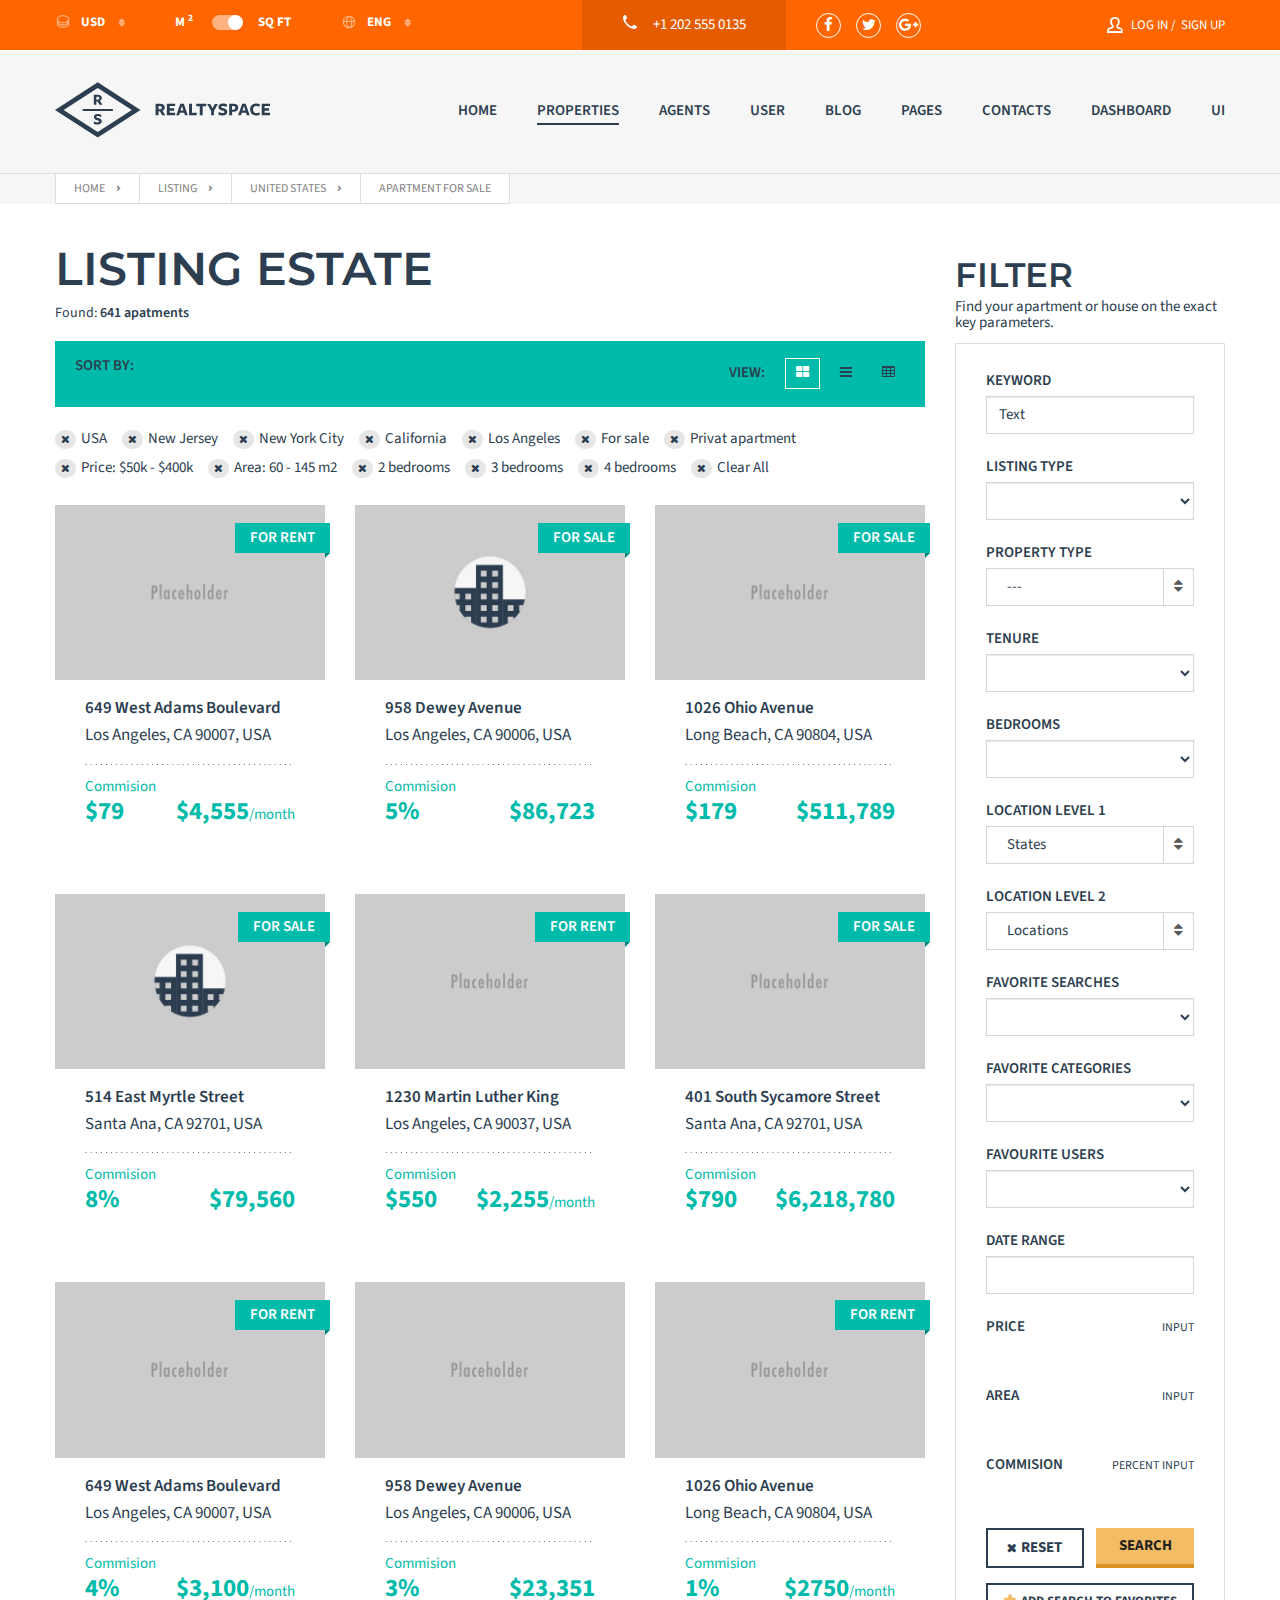
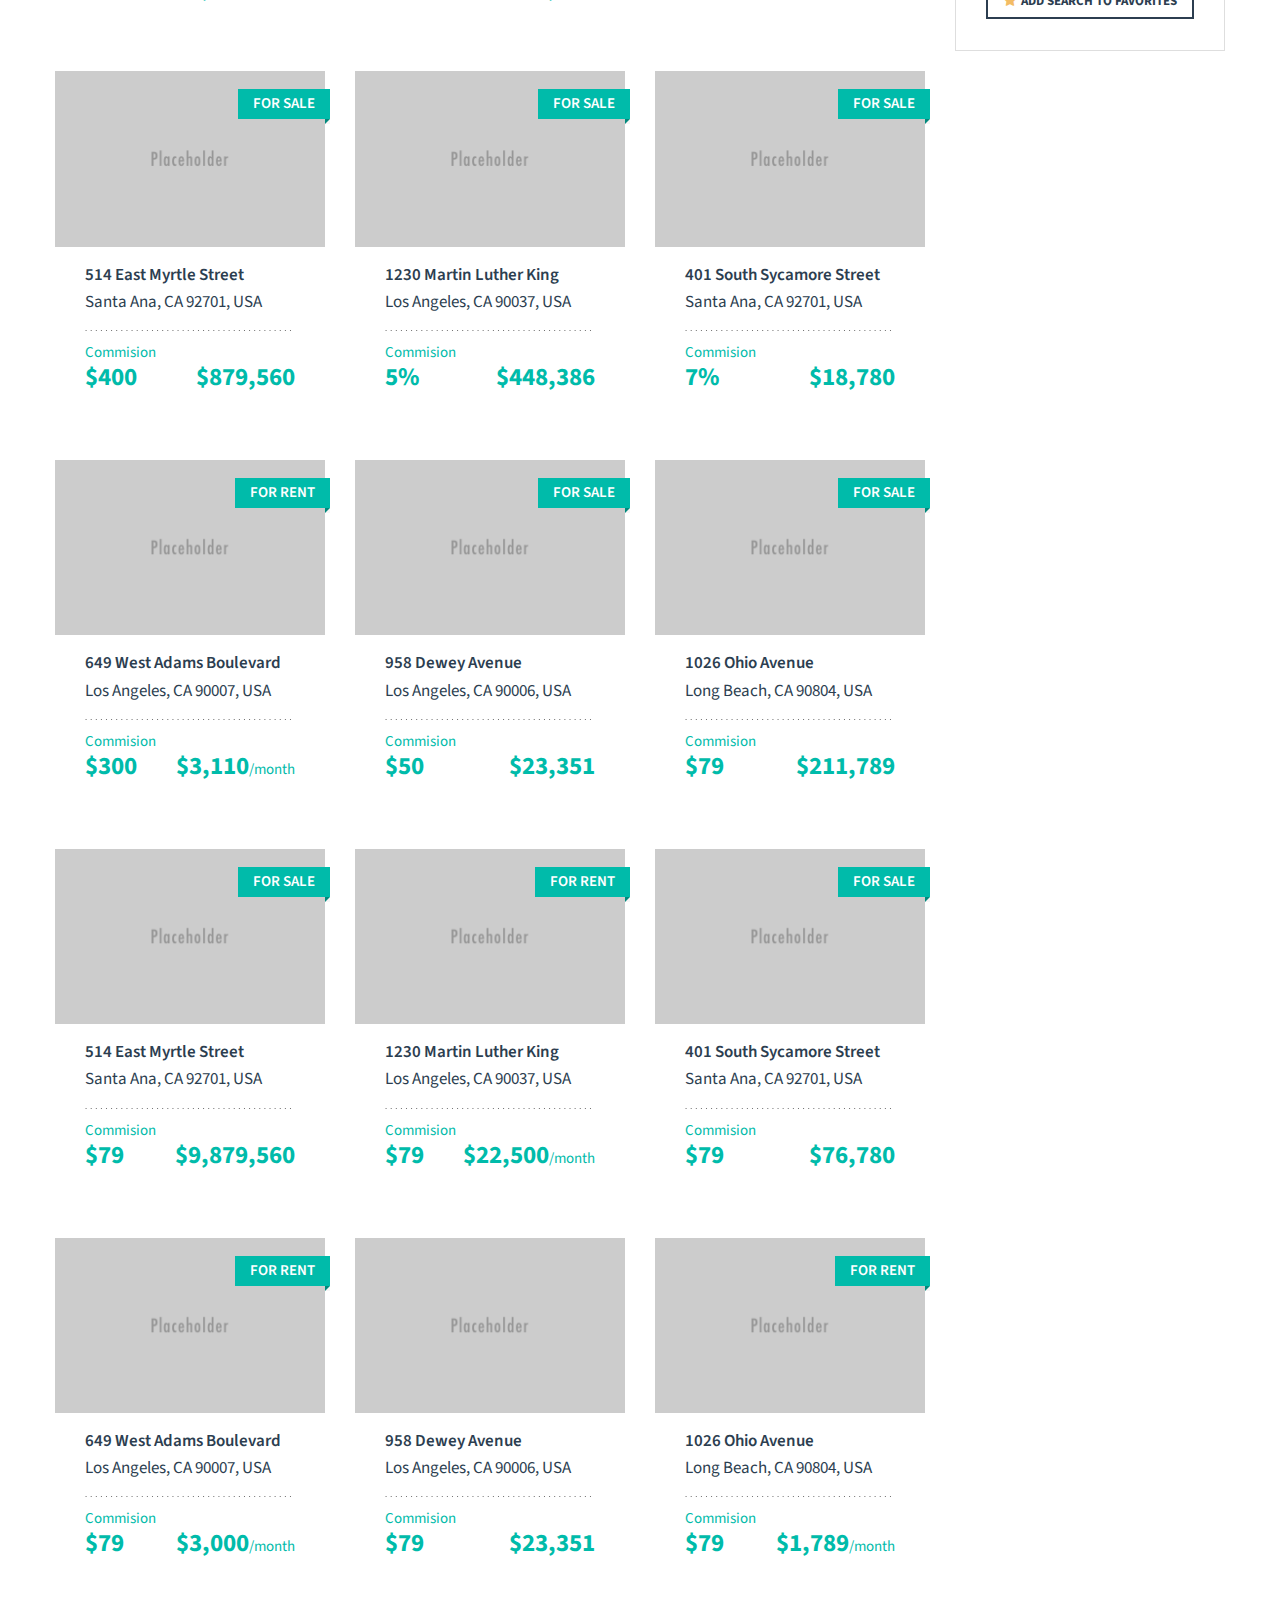
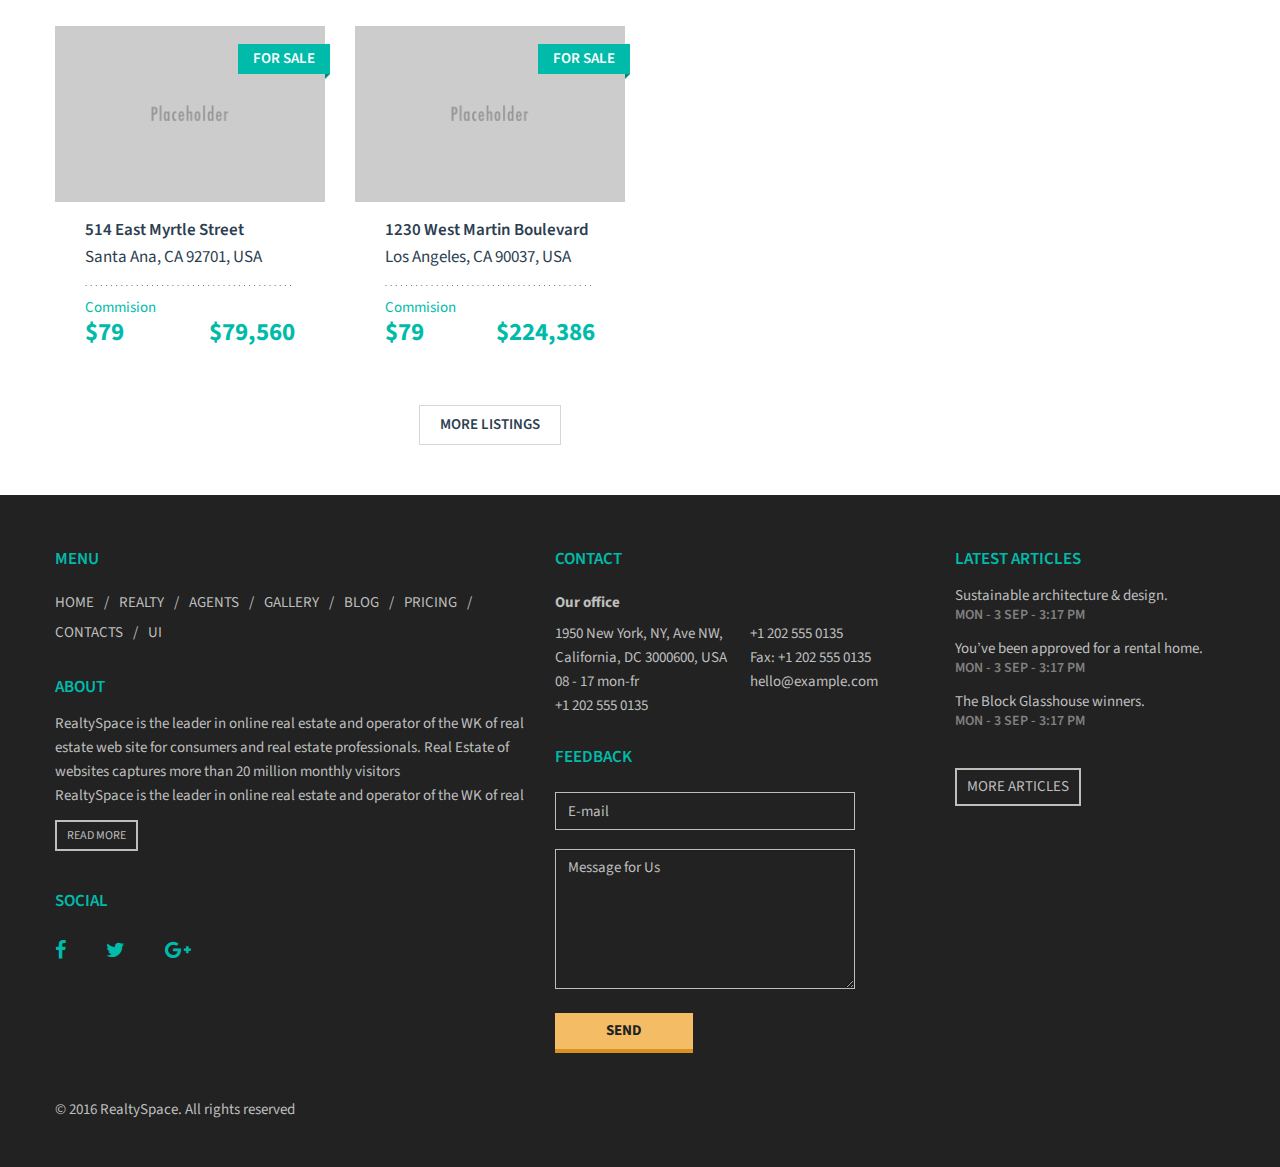
<file: listados.html>
﻿<!DOCTYPE html>
<html>
  <head lang="en">
    <meta charset="UTF-8">
    <title>Realty Space - Real Estate Responsive HTML Theme</title><!--[if IE]>
    <meta http-equiv="X-UA-Compatible" content="IE=9,chrome=1"><![endif]-->
    <meta name="viewport" content="width=device-width, initial-scale=1, user-scalable=0, shrink-to-fit=no">
    <meta name="format-detection" content="telephone=no">
    <!-- Loading Source Sans Pro font that is used in this theme-->
    <link href="http://fonts.googleapis.com/css?family=Montserrat:400,700%7cSource+Sans+Pro:200,400,600,700,900,400italic,700italic&amp;subset=latin,latin-ext" rel="stylesheet" type="text/css">
    <!-- Boostrap and other lib styles-->
    <!-- build:cssvendor-->
    <link rel="stylesheet" href="assets/css/vendor.css">
    <!-- endbuild-->
    <!-- Font-awesome lib-->
    <!-- build:cssfontawesome-->
    <link rel="stylesheet" href="assets/css/font-awesome.css">
    <!-- endbuild-->
    <!-- Theme styles, please replace "default" with other color scheme from the list available in template/css-->
    <!-- build:csstheme-default-->
    <link rel="stylesheet" href="assets/css/theme-default.css">
    <!-- endbuild-->
    <!-- Your styles should go in this file-->
    <link rel="stylesheet" href="assets/css/custom.css">
    <!-- Fixes for IE-->
    <!--[if lt IE 11]>
    <link rel="stylesheet" href="assets/css/ie-fix.css"><![endif]-->
    <link rel="icon" href="assets/img/favicon.ico" type="image/x-icon">
  </head>
  <body class="properties_listing_grid menu-default hover-default ">
    <!--
    SVG icons from sprite-inline.svg
    They are inlined in order to make them work,
    when the template is opened directly, without
    web-server
    
    If you are loading theme files using a webserver,
    you can remove this code and set loadSvgWithAjax: true
    at the beginning of the file.
    
    Or you can use sprite.svg directly.
    All you need to do is to add "img/sprite.svg" before the icon name
    and connect svg4everybody (https://github.com/jonathantneal/svg4everybody) plugin for IE support
    
    For example:
    <use xlink:href="#icon-area"></use>
    becomes
    <use xlink:href="img/sprite.svg#icon-area"></use>
    
    --><!-- inject:svg -->
    <svg width="0" height="0" style="position:absolute"><symbol viewBox="0 0 264 88" id="default-skin"><g fill="none" fill-rule="evenodd"><path d="M67.002 59.5v3.768c-6.307.84-9.184 5.75-10.002 9.732 2.22-2.83 5.564-5.098 10.002-5.098V71.5L73 65.585 67.002 59.5zM13 29v-5h2v3h3v2h-5zm0-14h5v2h-3v3h-2v-5zm18 0v5h-2v-3h-3v-2h5zm0 14h-5v-2h3v-3h2v5zm31-5v5h-2v-3h-3v-2h5zm0-4h-5v-2h3v-3h2v5zm8 0v-5h2v3h3v2h-5zm0 4h5v2h-3v3h-2v-5zM20.586 66l-5.656-5.656 1.414-1.414L22 64.586l5.656-5.656 1.414 1.414L23.414 66l5.656 5.656-1.414 1.414L22 67.414l-5.656 5.656-1.414-1.414L20.586 66zm91.199-.97L110 63.5l3-3.5h-10v-2h10l-3-3.5 1.785-1.468L117 59l-5.215 6.03zm40.43 0L154 63.5l-3-3.5h10v-2h-10l3-3.5-1.785-1.468L147 59l5.215 6.03zm8.742-36.487l-3.25-3.25-1.413 1.414 3.25 3.25z" fill="#fff"/><path d="M152.5 27a5.5 5.5 0 1 0 0-11 5.5 5.5 0 1 0 0 11z" stroke="#fff" stroke-width="1.5"/><path fill="#fff" d="M150 21h5v1h-5zM116.957 28.543l-1.414 1.414-3.25-3.25 1.414-1.414 3.25 3.25z"/><path d="M108.5 27a5.5 5.5 0 1 0 0-11 5.5 5.5 0 1 0 0 11z" stroke="#fff" stroke-width="1.5"/><path fill="#fff" d="M106 21h5v1h-5z"/><path fill="#fff" d="M109.043 19.008l-.085 5-1-.017.085-5z"/></g></symbol><symbol viewBox="0 0 22 22" id="icon-add--favorites"><path d="M15.7 9.2l.5-.5-4.2-.6-1.9-3.8-1.8 3.8-4.2.6 3 3-.7 4.2 3.8-2 1.7.9c.6.8 1.6 1.3 2.7 1.3 1.9 0 3.5-1.6 3.5-3.5C18 11 17 9.7 15.7 9.2zM11 12.5c0 .2 0 .5.1.7l-.9-.5L7.7 14l.5-2.7-2-1.9L8.9 9l1.2-2.5L11.3 9l1.8.3c-1.2.5-2.1 1.7-2.1 3.2zm3.5 2.5c-1.4 0-2.5-1.1-2.5-2.5s1.1-2.5 2.5-2.5 2.5 1.1 2.5 2.5-1.2 2.5-2.5 2.5zm.5-4h-1v1h-1v1h1v1h1v-1h1v-1h-1v-1z"/></symbol><symbol viewBox="0 0 22 22" id="icon-add--gallery"><path d="M17.5 8c-.5 0-1.5.1-1.5.3V5H2v11h14v-1.3c0 .2 1 .3 1.5.3 1.9 0 3.5-1.6 3.5-3.5S19.4 8 17.5 8zM3 6h12v3c-1 .6-1 1.5-1 2.5 0 .5.2 1 .4 1.5h-.1L12 10.2l-1.9 2-3.1-4-4 4.5V6zm12 9H3v-1h.2l3.7-4.2 3 4.1 2-2.1 1.9 2.2H15v1zm2.5-1c-1.4 0-2.5-1.1-2.5-2.5S16.1 9 17.5 9s2.5 1.1 2.5 2.5-1.1 2.5-2.5 2.5zm.5-4h-1v1h-1v1h1v1h1v-1h1v-1h-1v-1z"/></symbol><symbol viewBox="0 0 22 22" id="icon-add--post"><path d="M12 8H5v1h7V8zm0 2H5v1h7v-1zm-7 3h4v-1H5v1zm10.5-3c-.5 0-1 .1-1.5.3V4H3v14h11v-1.3c.4.2.9.3 1.5.3 1.9 0 3.5-1.6 3.5-3.5S17.4 10 15.5 10zM13 17H4V5h9v6c-.6.6-1 1.5-1 2.5s.4 1.9 1 2.5v1zm2.5-1c-1.4 0-2.5-1.1-2.5-2.5s1.1-2.5 2.5-2.5 2.5 1.1 2.5 2.5-1.2 2.5-2.5 2.5zm.5-4h-1v1h-1v1h1v1h1v-1h1v-1h-1v-1z"/></symbol><symbol viewBox="0 0 22 22" id="icon-add--property"><path d="M17.5 5c-2 0-3.5 1.6-3.5 3.5s1.6 3.5 3.5 3.5S21 10.4 21 8.5 19.4 5 17.5 5zm0 6C16.1 11 15 9.9 15 8.5S16.1 6 17.5 6 20 7.1 20 8.5 18.8 11 17.5 11zm.5-4h-1v1h-1v1h1v1h1V9h1V8h-1V7zM.7 13.6l.5.8L4 12.7V18h10v-5.3l2.7 1.7.5-.8L9 8.4.7 13.6zM13 12.1V17H5v-4.9l4-2.5 4 2.5z"/></symbol><symbol viewBox="0 0 30 30" id="icon-add-listing"><path d="M18.2 1.2C14.8 1.2 12 4 12 7.4s2.8 6.2 6.2 6.2 6.2-2.8 6.2-6.2-2.8-6.2-6.2-6.2zm0 11.3c-2.8 0-5.2-2.3-5.2-5.2 0-2.8 2.3-5.2 5.2-5.2 2.8 0 5.2 2.3 5.2 5.2-.1 2.9-2.4 5.2-5.2 5.2zM5.7 28.8h12v-12l-12-5v17zm7-10h3v3h-3v-3zm0 5h3v3h-3v-3zm-5-5h3v3h-3v-3zm0 5h3v3h-3v-3zm11-19h-1v2h-2v1h2v2h1v-2h2v-1h-2v-2z"/></symbol><symbol viewBox="0 0 40 40" id="icon-agency"><path d="M21 9h-2v4h2V9zm4 0h-2v4h2V9zm-4 6h-2v4h2v-4zm4 0h-2v4h2v-4zm-4 6h-2v4h2v-4zm4 0h-2v4h2v-4zm-4 6h-2v4h2v-4zm9-11V4H14v15.2L0 22.8V36h40V16H30zM14 34H2v-9.6l12-3.1V34zm14 0H16V6h12v28zm10 0h-8V18h8v16zm-3-13h-2v4h2v-4zm0 6h-2v4h2v-4zm-10 0h-2v4h2v-4zM7 27H5v4h2v-4zm4 0H9v4h2v-4z"/></symbol><symbol viewBox="0 0 26 27" id="icon-area"><path d="M24 2v20h-8v-3H6v6H2V9h4v4h15V2h3m2-2h-7v11H8V7H0v20h8v-6h6v3h12V0z"/></symbol><symbol viewBox="0 0 20 20" id="icon-arrow-end"><path clip-rule="evenodd" fill="none" d="M.4 5.9l15.8-4.5 1.6 1.2 1.1 17"/></symbol><symbol preserveAspectRatio="xMidYMid" viewBox="0 0 21 40" id="icon-arrow-left"><path d="M20-.001L0 19.998l20 20.001"/></symbol><symbol preserveAspectRatio="xMidYMid" viewBox="0 0 21 40" id="icon-arrow-right"><path d="M1-.001l20 19.999L1 39.999"/></symbol><symbol viewBox="0 0 186 186" id="icon-avatar"><path d="M161.1 140.4c-26.5-6.1-51.2-11.5-39.3-34.1C158.2 37.6 131.4.8 93 .8 53.8.8 27.7 39 64.2 106.3c12.3 22.7-13.3 28.1-39.3 34.1C-1.6 146.6.4 160.6.4 186h185.1c.1-25.4 2.1-39.4-24.4-45.6z"/></symbol><symbol viewBox="0 0 26.8 20" id="icon-bathrooms"><path d="M5 10V2h5v2H9v3h4V4h-1V0H3v10H0v10h20.6l6.3-10H5zm14.4 8H2v-6h21.2l-3.8 6z"/></symbol><symbol viewBox="0 0 26 17" id="icon-bedrooms"><path d="M26 7h-3V0H3v7H0v8h2v2h2v-2h18v2h2v-2h2V7zM5 2h16v5h-2V5h-5v2h-2V5H7v2H5V2zm19 11H2V9h22v4z"/></symbol><symbol viewBox="0 0 30 30" id="icon-blog-edit"><path d="M8 10h7v2H8zm0 4h7v2H8zm0 4h4v2H8zm11 3h-4v-4l7.94-8.07 4.21 4.12zm-2-2h1.18l6.11-6L23 11.75l-6 6.07V19z"/><path d="M18.59 20H18v2H6V7h12v8.38l2-2.04V5H4v19h16v-5.38L18.59 20z"/></symbol><symbol viewBox="0 0 18 18" id="icon-captions-off"><path d="M1 2a1 1 0 0 0-1 1v12a1 1 0 0 0 1 1h16a1 1 0 0 0 1-1V3a1 1 0 0 0-1-1H1zm1 12V4h14v10H2z"/></symbol><symbol viewBox="0 0 18 18" id="icon-captions-on"><path d="M1 2a1 1 0 0 0-1 1v12a1 1 0 0 0 1 1h16a1 1 0 0 0 1-1V3a1 1 0 0 0-1-1H1zm1 12V4h14v10H2z"/><path d="M3 11h3v2H3zm9 0h3v2h-3zm-5 0h4v2H7z"/></symbol><symbol viewBox="0 0 22 22" id="icon-change--property"><path d="M5.7 13.6l.5.9L8 13.4V17h6v-3.6l1.7 1 .5-.9-5.2-3.1-5.3 3.2zm7.3-.8V16H9v-3.3l2-1.2 2 1.3zM18 8h-4v1h4c1.1 0 2 .9 2 2v3c0 1.1-.9 2-2 2h-1v1h1c1.7 0 3-1.3 3-3v-3c0-1.7-1.3-3-3-3zM6.4 11.3l2.3-2.8-2.3-2.8-.8.6L7 8H4c-1.7 0-3 1.3-3 3v3c0 1.7 1.3 3 3 3h1v-1H4c-1.1 0-2-.9-2-2v-3c0-1.1.9-2 2-2h3l-1.4 1.6.8.7z"/></symbol><symbol viewBox="0 0 30 30" id="icon-chat"><path d="M23 23.08L16.65 18H7v-7h9.65L23 5.84v17.24zM9 16h8.35L21 18.92V10l-3.65 3H9v3z"/><circle cx="23" cy="14.47" r="2"/><path d="M12 17h3v7h-3z"/></symbol><symbol viewBox="0 0 30 30" id="icon-clock"><path d="M14.83 23.83a9 9 0 1 1 9-9 9 9 0 0 1-9 9zm0-16a7 7 0 1 0 7 7 7 7 0 0 0-7-7z"/><path d="M13.95 9.83h2v5.13h-2z"/><path d="M13.94 13.95h3.96v2h-3.96z"/></symbol><symbol viewBox="-618.5 373.5 55 55" id="icon-comfort"><path d="M-591 388.5c-6.6 0-12 5.4-12 12s5.4 12 12 12 12-5.4 12-12-5.4-12-12-12zm0 22c-5.5 0-10-4.5-10-10s4.5-10 10-10 10 4.5 10 10-4.5 10-10 10zm11.7-20.2c.3 0 .5-.1.7-.3l4.6-4.6c.4-.4.4-1 0-1.4s-1-.4-1.4 0l-4.6 4.6c-.4.4-.4 1 0 1.4.2.2.4.3.7.3zm11.3 9.7h-6.5c-.6 0-1 .4-1 1s.4 1 1 1h6.5c.6 0 1-.4 1-1s-.4-1-1-1zm-10.6 12c-.4-.4-1-.4-1.4 0s-.4 1 0 1.4l4.6 4.6c.2.2.5.3.7.3s.5-.1.7-.3c.4-.4.4-1 0-1.4l-4.6-4.6zm-12.4 4.5c-.6 0-1 .4-1 1v6.5c0 .6.4 1 1 1s1-.4 1-1v-6.5c0-.5-.4-1-1-1zm-12.4-4.5l-4.6 4.6c-.4.4-.4 1 0 1.4.2.2.5.3.7.3s.5-.1.7-.3l4.6-4.6c.4-.4.4-1 0-1.4s-1-.4-1.4 0zm-3.1-11c0-.6-.4-1-1-1h-6.5c-.6 0-1 .4-1 1s.4 1 1 1h6.5c.5 0 1-.4 1-1zm3.1-11c.2.2.5.3.7.3s.5-.1.7-.3c.4-.4.4-1 0-1.4l-4.6-4.6c-.3-.4-1-.4-1.4 0s-.4 1 0 1.4l4.6 4.6zm12.4-4.5c.6 0 1-.4 1-1V378c0-.6-.4-1-1-1s-1 .4-1 1v6.5c0 .5.4 1 1 1z"/></symbol><symbol viewBox="0 0 40 40" id="icon-customers"><path d="M32.7 24l-.1.8s-.3 1.7-3.2 1.7c-2.8 0-3.2-1.5-3.2-1.7l-.3-.8H23v-5h-6.3l-.2.7c0 .1-.8 2.7-4.4 2.7s-4.3-2.6-4.3-2.7l-.1-.7H2v20h36V24h-5.3zM21 37H4V21h2.2c.7 1 2.5 3.4 6 3.4s5.3-2.4 6-3.4H21v16zm15 0H23V26h1.4c.6 1 2 2.5 4.9 2.5 2.9 0 4.3-1.5 4.9-2.5H36v11zm-6.7-14.8c3.3 0 6-2.7 6-6s-2.7-6-6-6-6 2.7-6 6 2.7 6 6 6zm0-10c2.2 0 4 1.8 4 4s-1.8 4-4 4-4-1.8-4-4 1.8-4 4-4zM12.2 17c4.4 0 8-3.6 8-8s-3.6-8-8-8-8 3.6-8 8 3.6 8 8 8zm0-14c3.3 0 6 2.7 6 6s-2.7 6-6 6-6-2.7-6-6 2.7-6 6-6z"/></symbol><symbol viewBox="0 0 30 30" id="icon-dashboard"><path d="M15.8 7.8c-5.5 0-10 4.4-10 9.9 0 1.2.2 2.3.6 3.4l.2.6 9.4.1 8.9-.1.2-.6c.4-1.1.6-2.2.6-3.4.1-5.4-4.4-9.9-9.9-9.9zm7.8 12h-7.5l-7.9-.1c-.2-.7-.3-1.4-.3-2.1 0-4.3 3.6-7.9 8-7.9s8 3.5 8 7.9c-.1.8-.2 1.5-.3 2.2zm-7.1-9.1h-1v1.7h1v-1.7zm-6.4 2.6l1.2 1.2.7-.7-1.2-1.2-.7.7zm10-.6l-.3-.3-3.2 3.2c-.2-.1-.4-.1-.6-.1-.8 0-1.5.7-1.5 1.5s.7 1.5 1.5 1.5 1.5-.7 1.5-1.5c0-.2-.1-.5-.2-.7l2.2-2.2.3.3 1.2-1.2-.7-.7-.2.2zM9.2 18h1.7v-1H9.2v1zm12 0h1.7v-1h-1.7v1z"/></symbol><symbol viewBox="0 0 28 35" id="icon-doc"><path d="M7 25h14v-2H7v2zm0-5h14v-2H7v2zm0-5h14v-2H7v2zm21-5.8v-.9L19.9 0H2.5C1.1 0 0 1.2 0 2.6v29.8C0 33.8 1.1 35 2.5 35h22.9c1.4 0 2.5-1.2 2.5-2.6V9.2h.1zm-2 23.2c0 .3-.2.6-.5.6h-23c-.3 0-.5-.3-.5-.6V2.6c0-.3.2-.6.5-.6H19v7.2h7v23.2z"/></symbol><symbol viewBox="0 0 14 14" id="icon-earth"><path d="M12.5 7c0-3-2.5-5.5-5.5-5.5-2.8 0-5.1 2.1-5.4 4.7v1c.1 2.9 2.4 5.2 5.3 5.3h.6c2.8-.2 5-2.6 5-5.5zM7.1 2.7C7.7 3.1 8.6 4 8.8 6H5.4c.3-2 1.2-2.9 1.7-3.3zM8.9 7c0 3-1.1 3.9-1.7 4.4v-.1C6.5 10.8 5.4 10 5.4 7h3.5zm-.1 3.9C9.4 10 9.9 9 9.9 7h1.6c-.1 2-1.2 3.2-2.7 3.9zM11.4 6H9.8C9.6 5 9 3.2 8.4 2.5c1.5.5 2.7 2.5 3 3.5zM6 2.4C5.3 3.1 4.6 4 4.4 6H2.6C2.9 4 4.2 2.8 6 2.4zM2.5 7h1.9c0 2 .5 3.1 1.1 4-1.7-.6-2.9-2-3-4z"/></symbol><symbol viewBox="-632.3 373.3 55 55" id="icon-easy"><path d="M-602 402.9c-1.5 1.7-3.7 2.7-6 2.7-.6 0-1 .4-1 1s.4 1 1 1c2.9 0 5.6-1.2 7.5-3.4.4-.4.3-1-.1-1.4-.4-.3-1.1-.3-1.4.1zm14.1 13.4l-9.6-9.6c2.1-2.5 3.4-5.7 3.4-9.2 0-7.7-6.3-14-14-14s-13.9 6.4-13.9 14.1c0 7.7 6.3 14 14 14 3.5 0 6.7-1.3 9.2-3.4l9.6 9.6c.2.2.5.3.7.3s.5-.1.7-.3c.3-.4.3-1.1-.1-1.5zm-20.1-6.7c-6.6 0-12-5.4-12-12s5.4-12 12-12 12 5.4 12 12-5.4 12-12 12z"/></symbol><symbol viewBox="0 0 22 22" id="icon-edit--favorites"><path d="M17.7 6.2l-5 5-1 3.1 3.1-1 5-5-2.1-2.1zm-3.4 6.3l-1 .3.3-1 4.2-4.2.7.7-4.2 4.2zm-1.1-3.8L9 8.1 7.1 4.3 5.3 8.1l-4.2.6 3 3-.7 4.2 3.8-2 3.8 2-.7-4.2 2.9-3zm-6.1 4L4.7 14l.5-2.7-2-1.9L5.9 9l1.2-2.5L8.3 9l2.7.4-2 1.9.6 2.7-2.5-1.3z"/></symbol><symbol viewBox="0 0 22 22" id="icon-edit--gallery"><path d="M21 9.3l-2.2-2.1L16 9.9V5H2v11h14v-1.8l5-4.9zm-1.3 0l-4.2 4.2-1 .3.3-1L19 8.6l.7.7zM3 6h12v4.9l-1.2 1.3v.1l-1.7-2.1-1.9 2-3.1-4L3 12.7V6zm0 8h.4l3.7-4.2 3 4.1 2-2.1 1.4 1.7L13 15H3v-1zm11.1 1l1.1-.4v.4h-1.1z"/></symbol><symbol viewBox="0 0 22 22" id="icon-edit--post"><path d="M13 8H6v1h7V8zm0 2H6v1h7v-1zm-7 3h4v-1H6v1zm10.8-4.8L15 9.9V4H4v14h11v-3.8l3.9-3.9-2.1-2.1zM14 17H5V5h9v5.9l-2.2 2.3-1 3.1 3.1-1 .1-.2V17zm-.6-2.5l-1 .3.3-1 4.2-4.2.7.7-4.2 4.2z"/></symbol><symbol viewBox="0 0 22 22" id="icon-edit--property"><path d="M19.9 7.3l-2.1-2.1-3.3 3.3L11 6.4l-8.2 5.2.5.8L6 10.7V16h10v-4.8l.3-.3 2.4 1.5.5-.8-2.2-1.4 2.9-2.9zm-1.5 0l-4.2 4.2-1 .3.3-1 4.2-4.2.7.7zM15 15H7v-4.9l4-2.5 2.7 1.7-1 1-1 3.1 3.1-1 .2-.2V15z"/></symbol><symbol viewBox="0 0 18 18" id="icon-enter-fullscreen"><path d="M6.425 10.165l-2.57 2.569.018-1.846c-.003-.552-.45-1-1.002-1.002a.985.985 0 0 0-.992.992l-.023 4.22a1 1 0 0 0 .295.707l.025.023c.008.007.015.017.023.025.188.188.443.294.707.295l4.22-.023a.986.986 0 0 0 .992-.992c-.003-.55-.45-1-1.002-1.002l-1.847.016 2.57-2.569a.99.99 0 0 0 0-1.4l-.013-.013a.99.99 0 0 0-1.4 0h-.001zm7.729-4.899l-.017 1.846c.003.552.45 1 1.002 1.002a.985.985 0 0 0 .992-.992l.024-4.22a1.007 1.007 0 0 0-.296-.707l-.025-.023c-.008-.007-.015-.017-.023-.025a1.009 1.009 0 0 0-.707-.295l-4.22.023a.986.986 0 0 0-.991.992c.002.55.45 1 1.002 1.002l1.846-.016-2.569 2.569a.99.99 0 0 0 0 1.4c.4.4 1.026.4 1.413.013l2.57-2.569z"/></symbol><symbol viewBox="0 0 40 40" id="icon-error"><path d="M27.3 22.9L25 25.1c.3-3.1-.6-6.2-2.6-8.7-2.4-3.1-6-5-9.8-5-.6 0-1 .4-1 1s.4 1 1 1c3.1 0 6.2 1.6 8.2 4.2 1.7 2.2 2.4 4.9 2.1 7.5l-2.3-2.3c-.4-.4-1-.4-1.4 0-.4.4-.4 1 0 1.4l4 3.9c.2.2.4.3.7.3s.5-.1.7-.3l4-3.9c.4-.4.4-1 0-1.4-.3-.3-.9-.3-1.3.1zM40 20C40 9 31 0 20 0 8.9 0 0 9 0 20s8.9 20 20 20c4 0 7.7-1.2 10.8-3.1 3.7 1 8.2 2.1 8.2 2.1s-1-4-2.1-8.3C38.8 27.6 40 24 40 20zm-8.7 14.9c-.2 0-.4-.1-.5-.1-.4 0-.8.1-1.1.3C26.8 37 23.4 38 20 38c-9.9 0-18-8.1-18-18S10.1 2 20 2s18 8.1 18 18c0 3.4-1 6.8-2.8 9.7-.3.5-.4 1.1-.2 1.6.5 1.8.9 3.5 1.3 5-1.6-.4-3.4-.9-5-1.4z"/></symbol><symbol viewBox="0 0 18 18" id="icon-exit-fullscreen"><path d="M14.425 2.165l-2.57 2.569.018-1.846c-.003-.552-.45-1-1.002-1.002a.985.985 0 0 0-.992.992l-.023 4.22a1.007 1.007 0 0 0 .32.73c.008.007.015.017.023.025.188.188.443.294.707.295l4.22-.023a.986.986 0 0 0 .992-.992c-.003-.55-.45-1-1.002-1.002l-1.847.016 2.57-2.569a.99.99 0 0 0 0-1.4l-.013-.013a.99.99 0 0 0-1.4 0h-.001zM6.154 13.266l-.017 1.846c.003.552.45 1 1.002 1.002a.985.985 0 0 0 .992-.992l.024-4.22a1.007 1.007 0 0 0-.32-.73c-.009-.007-.016-.017-.024-.025a1.009 1.009 0 0 0-.707-.295l-4.22.023a.986.986 0 0 0-.991.992c.002.55.45 1 1.002 1.002l1.846-.016-2.569 2.569a.99.99 0 0 0 0 1.4c.4.4 1.026.4 1.413.013l2.57-2.569z"/></symbol><symbol viewBox="0 0 18 18" id="icon-fast-forward"><path d="M17.569 8.246L7 2a1 1 0 0 0-1 1v1.954L1 2a1 1 0 0 0-1 1v12a1 1 0 0 0 1 1l5-2.955V15a1 1 0 0 0 1 1l10.569-6.246a.876.876 0 0 0 0-1.508zM6 10.722l-4 2.364V4.914l4 2.364v3.444zm2 2.364V4.914L14.915 9 8 13.086z"/></symbol><symbol viewBox="0 0 30 30" id="icon-favorite-agents"><path d="M3.94 29.25v-.88a12.22 12.22 0 0 1 .13-1.43A4.24 4.24 0 0 1 5 24.57a5 5 0 0 1 2.25-1 11.12 11.12 0 0 0 1.12-.34 1.61 1.61 0 0 0 .54-.23v-.06a1.55 1.55 0 0 0-.49-1.28 7.65 7.65 0 0 1-.68-1.19 6.12 6.12 0 0 1-.26-4.29A3.82 3.82 0 0 1 9.22 14a5.3 5.3 0 0 1 2.78-.75 5.3 5.3 0 0 1 2.78.72 3.82 3.82 0 0 1 1.66 2.13 6.12 6.12 0 0 1-.26 4.29 7.66 7.66 0 0 1-.68 1.19 1.55 1.55 0 0 0-.5 1.28v.06a1.61 1.61 0 0 0 .5.28 11.11 11.11 0 0 0 1.12.34 5 5 0 0 1 2.25 1 4.24 4.24 0 0 1 .94 2.37 12.22 12.22 0 0 1 .19 1.46v.88H3.94zm2.28-3.43a3.27 3.27 0 0 0-.43 1.41v.3h12.46v-.33a2.89 2.89 0 0 0-.45-1.42 4.35 4.35 0 0 0-1.47-.54c-1.12-.3-2.39-.64-2.82-1.68a3 3 0 0 1 .62-2.93 6.14 6.14 0 0 0 .53-.92 4.37 4.37 0 0 0 .2-3.1A2.71 2.71 0 0 0 12 15a2.71 2.71 0 0 0-2.81 1.64 4.37 4.37 0 0 0 .2 3.1 6.14 6.14 0 0 0 .53.92 3 3 0 0 1 .62 2.93c-.44 1-1.7 1.38-2.82 1.68a4.33 4.33 0 0 0-1.47.54zm16.75-8.13l-5.72-3 .93-1.77 2.13 1.11-.49-2.88 2.09-2.05-2.89-.42-1.3-2.63-1.3 2.63-2.9.42 1.72 1.68-1.39 1.43-4.62-4.5 5.86-.86 2.63-5.32 2.62 5.32 5.87.86-4.25 4.14 1.01 5.84z"/></symbol><symbol viewBox="0 0 30 30" id="icon-favorite-listings"><path d="M23.97 17.69l-5.72-3 .93-1.77 2.13 1.11-.49-2.88 2.09-2.05-2.89-.42-1.3-2.63-1.3 2.63-2.9.42 1.73 1.68-1.4 1.43-4.62-4.5 5.86-.86 2.63-5.32 2.62 5.32 5.87.86-4.25 4.14 1.01 5.84zM4 10v17h12V15zm5 15H6v-3h3v3zm0-5H6v-3h3v3zm5 5h-3v-3h3v3zm0-5h-3v-3h3v3z"/></symbol><symbol viewBox="0 0 30 30" id="icon-favorite-search"><path d="M23.97 17.69l-5.72-3 .93-1.77 2.13 1.11-.49-2.88 2.09-2.05-2.89-.42-1.3-2.63-1.3 2.63-2.9.42 1.73 1.68-1.4 1.43-4.62-4.5 5.86-.86 2.63-5.32 2.62 5.32 5.87.86-4.25 4.14 1.01 5.84zm-11.14 7.14a6 6 0 1 1 6-6 6 6 0 0 1-6 6zm0-10a4 4 0 1 0 4 4 4 4 0 0 0-4-4zm-8.49 14a1 1 0 0 1-.71-1.71l2.55-2.55A1 1 0 0 1 7.6 26L5 28.53a1 1 0 0 1-.66.3z"/></symbol><symbol viewBox="0 0 30 30" id="icon-financials"><path d="M4.14 16.28A8.5 8.5 0 0 1 6 7a8.55 8.55 0 0 1 2.68-1.86A9.08 9.08 0 0 1 12 4.47v2A6.11 6.11 0 0 0 9.46 7a6.49 6.49 0 0 0-4 6A6.45 6.45 0 0 0 6 15.5zM17 25.47v-2a6 6 0 0 0 2.51-.47A6.51 6.51 0 0 0 23 14.44l1.84-.78a8.53 8.53 0 0 1-4.55 11.14 8.93 8.93 0 0 1-3.29.67z"/><path d="M21.89 17.47l-1.46-1.36 3.97-4.26 4.21 3.93-1.37 1.46-2.74-2.56-2.61 2.79zm-16.43.82L.63 15l1.12-1.65 3.19 2.16 1.98-2.91 1.65 1.13-3.11 4.56zm10.71-5.7a3.93 3.93 0 0 0-.88-.59 2.13 2.13 0 0 0-1-.21 1.47 1.47 0 0 0-.93.26 1 1 0 0 0-.32.83.87.87 0 0 0 .33.69 4.25 4.25 0 0 0 .83.53l1.08.52a5.78 5.78 0 0 1 1.08.66 3.4 3.4 0 0 1 .83.94 2.61 2.61 0 0 1 .33 1.36 3.34 3.34 0 0 1-.61 2.09A2.82 2.82 0 0 1 15 20.8V23h-2v-2.13c0-.06-.89-.19-1.44-.41a4.31 4.31 0 0 1-1.35-.87l1.12-1.68a5.83 5.83 0 0 0 1.25.74 3.09 3.09 0 0 0 1.2.25 1.58 1.58 0 0 0 1-.29 1.11 1.11 0 0 0 .33-.88 1 1 0 0 0-.29-.73 4.39 4.39 0 0 0-.82-.62c-.33-.19-.69-.37-1.08-.56a6 6 0 0 1-1.08-.67 3.57 3.57 0 0 1-.84-.91 2.38 2.38 0 0 1-.33-1.29 3.07 3.07 0 0 1 .56-2.08A2.39 2.39 0 0 1 13 9.81V8h2v1.78c0 .08 1 .24 1.38.49a5.19 5.19 0 0 1 1.08.9z"/></symbol><symbol viewBox="0 0 25 20.7" id="icon-garage"><path d="M12.5 0L0 7.5v13.2h25V7.5L12.5 0zm0 2.3l8.9 5.3H3.6l8.9-5.3zM12 18.7H2v-10h10v10zm11 0H13v-10h10v10zm-12-5.5h-1v2h1v-2zm4 0h-1v2h1v-2z"/></symbol><symbol viewBox="19.5 264.5 27 33" id="icon-geolocation"><path d="M33 264.5c-7.5 0-13.5 6-13.5 13.5 0 7.6 6.6 12.6 13.5 19.5 6.9-6.9 13.5-11.9 13.5-19.5 0-7.5-6-13.5-13.5-13.5zm1.6 22.9v-4.6h-3.2v4.6c-4.2-.7-7.5-4-8.2-8.2h4.6V276h-4.6c.7-4.2 4-7.5 8.2-8.2v4.6h3.2v-4.6c4.2.7 7.5 4 8.2 8.2h-4.6v3.2h4.6c-.7 4.2-4 7.5-8.2 8.2z"/></symbol><symbol viewBox="0 0 22 22" id="icon-get--review"><path d="M11 9H4v1h7V9zm-3 2H4v1h4v-1zm10.5-5.7l-2.9 2.2.6.8L18 7v6h1V7l1.7 1.3.6-.8-2.8-2.2zM1 15h5.8l4.2 2.4V15h3V6H1v9zm1-8h11v7h-3v1.6L7.1 14H2V7z"/></symbol><symbol viewBox="0 0 22 22" id="icon-get--stars"><path d="M9 9.1L7.1 5.3 5.3 9.1l-4.2.6 3 3-.7 4.2 3.8-2 3.8 2-.7-4.2 3-3L9 9.1zm.6 5.9l-2.4-1.3L4.7 15l.5-2.7-2-1.9 2.7-.4 1.2-2.5L8.3 10l2.7.4-2 1.9.6 2.7zm7.9-9.7l-2.9 2.2.6.8L17 7v6h1V7l1.7 1.3.6-.8-2.8-2.2z"/></symbol><symbol viewBox="-632.5 373.5 55 55" id="icon-good-sales"><path d="M-598 397v6h-8v5h-8v5h-8v10h34v-26h-10zm-16 24h-6v-6h6v6zm8 0h-6v-11h6v11zm8 0h-6v-16h6v16zm8 0h-6v-22h6v22zm-19.9-29.7l4.9 5.1 14-14v2.6h2l-.1-6h-5.8v2h2.4l-12.5 12.5-4.9-5.1-10.8 10.9 1.4 1.4 9.4-9.4z"/></symbol><symbol viewBox="0 0 50 50" id="icon-info"><path d="M25 32.3c-2.4 0-4.3 1.9-4.3 4.3s1.9 4.3 4.3 4.3 4.3-1.9 4.3-4.3-1.9-4.3-4.3-4.3zm21.6-21.1l-7.8-7.8c-2-1.9-5.5-3.4-8.3-3.4H19.4c-2.7 0-6.3 1.5-8.2 3.4l-7.8 7.8c-2 2-3.4 5.5-3.4 8.2v11.1c0 2.7 1.5 6.3 3.4 8.2l7.8 7.8c1.9 1.9 5.5 3.4 8.2 3.4h11.1c2.7 0 6.3-1.5 8.2-3.4l7.8-7.8c1.9-1.9 3.4-5.5 3.4-8.2V19.4c.1-2.7-1.4-6.2-3.3-8.2zM46 30.5c0 1.7-1.1 4.2-2.2 5.4L36 43.7c-1.2 1.2-3.7 2.2-5.4 2.2H19.4c-1.7 0-4.2-1.1-5.4-2.2l-7.8-7.8C5 34.8 4 32.2 4 30.5V19.4c0-1.7 1.1-4.2 2.2-5.4L14 6.2C15.2 5 17.8 4 19.4 4h11.1c1.7 0 4.2 1.1 5.4 2.2l7.8 7.8c1.2 1.2 2.2 3.7 2.2 5.4v11.1zm-23.7-.9h5.3l2-18.9h-9.3l2 18.9z"/></symbol><symbol viewBox="-632.3 373.3 55 55" id="icon-lens"><path d="M-602 402.9c-1.5 1.7-3.7 2.7-6 2.7-.6 0-1 .4-1 1s.4 1 1 1c2.9 0 5.6-1.2 7.5-3.4.4-.4.3-1-.1-1.4-.4-.3-1.1-.3-1.4.1zm14.1 13.4l-9.6-9.6c2.1-2.5 3.4-5.7 3.4-9.2 0-7.7-6.3-14-14-14s-13.9 6.4-13.9 14.1c0 7.7 6.3 14 14 14 3.5 0 6.7-1.3 9.2-3.4l9.6 9.6c.2.2.5.3.7.3s.5-.1.7-.3c.3-.4.3-1.1-.1-1.5zm-20.1-6.7c-6.6 0-12-5.4-12-12s5.4-12 12-12 12 5.4 12 12-5.4 12-12 12z"/></symbol><symbol viewBox="-7 377 16 16" id="icon-login"><path d="M-7 393v-.9s0-.7.1-1.4c.2-1.1.5-1.9.9-2.4.5-.5 1.4-.8 2.2-1 .4-.1.8-.2 1.1-.3.3-.1.4-.2.5-.3v-.1c.1-.3 0-.6-.5-1.3-.2-.3-.5-.7-.7-1.2-.6-1.4-.7-2.9-.3-4.3.3-.9.9-1.6 1.7-2.1 1-.4 1.9-.7 3-.7s2 .2 2.8.7c.8.5 1.4 1.2 1.7 2.1.4 1.4.3 2.9-.3 4.3-.2.5-.4.8-.7 1.2-.4.7-.6 1-.5 1.3v.1c.1.1.2.2.5.3.3.1.7.2 1.1.3.8.2 1.7.5 2.2 1 .5.5.8 1.2.9 2.4.1.8.1 1.4.1 1.4v.9H-7zm2.3-3.5c-.1.1-.3.5-.4 1.4v.2l.3-.1h12v-.2c-.2-1.1-.4-1.3-.4-1.3-.2-.2-.7-.3-1.5-.5-1.1-.3-2.4-.6-2.8-1.7-.5-1.2.1-2.2.6-2.9.2-.3.4-.6.5-.9.4-1.1.5-2.1.2-3.1-.4-1.4-1.9-1.6-2.8-1.6s-2.3.2-2.8 1.6c-.3 1-.2 2 .2 3.1.1.3.3.6.5.9.5.8 1.1 1.7.6 2.9-.4 1-1.7 1.4-2.8 1.7-.7.2-1.2.3-1.4.5z"/></symbol><symbol viewBox="0 0 213.3 54.9" id="icon-logo"><path class="bust0" d="M199.7 23.5c1 0 2 .3 2.8.8l.9-2.4c-1-.5-2.4-.8-3.7-.8-3.7 0-6.1 2.3-6.1 5.9 0 3.8 2.4 5.9 6 5.9 1.3 0 2.8-.3 3.7-.8l-.6-2.5c-.8.6-1.9.9-3 .9-2 0-3.2-1.4-3.2-3.5 0-2.2 1.2-3.5 3.2-3.5zm-90.8 1.4c0-2.2-1.6-3.6-4.6-3.6h-4.5v11.3h2.9v-3.7l1.3-.1 2.3 3.8h3.2l-2.9-4.4c1.5-.6 2.3-1.8 2.3-3.3zm-4.8 1.9h-1.4v-3.2h1.2c1.4 0 2.1.5 2.1 1.5 0 1.1-.7 1.6-1.9 1.7zm81.6-5.5l-4 11.3h2.8l.8-2.4h4.2l.8 2.4h2.8l-3.9-11.3h-3.5zm.3 6.7l1.5-4.4 1.4 4.4H186zm-9-6.7h-4.2v11.3h2.9v-3.3h1.1c3.2 0 5-1.4 5-4.1 0-2.3-1.6-3.9-4.8-3.9zm-.2 5.8h-1.2v-3.5h1.2c1.4 0 2.2.6 2.2 1.7 0 1.2-.7 1.8-2.2 1.8zm36.5-3.5v-2.3h-8.2v11.3h8.2v-2.3h-5.4v-2.2h4.4v-2.3h-4.4v-2.2h5.4zm-102.3 9h8.2v-2.3h-5.4v-2.2h4.4v-2.3h-4.4v-2.2h5.4v-2.3H111v11.3zm56.4-6.8c-1.4-.4-2.4-.7-2.4-1.4 0-.6.5-1 1.5-1 1.1 0 2.5.4 3.6 1l.6-2.4c-1.1-.6-2.4-1-4.2-1-2.8 0-4.3 1.4-4.3 3.5 0 2.3 2 3 3.6 3.5 1.5.4 2.3.7 2.3 1.4s-.7 1.1-1.7 1.1c-1.4 0-2.7-.4-3.9-1l-.5 2.4c1 .6 2.7 1 4.3 1 3 0 4.6-1.5 4.6-3.7 0-2.1-1.8-2.9-3.5-3.4zm-11.1 0l-2.3-4.4h-3l3.9 7v4.3h2.8v-4.3l3.9-7h-3l-2.3 4.4zm-32-4.5l-4 11.3h2.8l.8-2.4h4.2l.8 2.4h2.8l-3.9-11.3h-3.5zm.2 6.7l1.5-4.4 1.4 4.4h-2.9zm15.5-4.3h3.6v8.9h2.9v-8.9h3.6v-2.4h-10v2.4zm-4.1-2.4H133v11.3h7.6v-2.4h-4.7v-8.9zM0 27.4l42.4 27.4 42.4-27.4L42.4 0 0 27.4zm42.4 21.9L8.6 27.4 42.4 5.6l33.8 21.9-33.8 21.8zm.8-13.8c-1.2-.3-2.1-.6-2.1-1.2 0-.5.4-.8 1.3-.8 1 0 2.2.4 3.2.9l.5-2.1c-1-.5-2.2-.9-3.7-.9-2.5 0-3.8 1.2-3.8 3.1 0 2 1.8 2.7 3.2 3.1 1.3.4 2 .6 2 1.3 0 .6-.6.9-1.5.9-1.2 0-2.4-.4-3.4-.9l-.5 2.1c.9.5 2.4.9 3.9.9 2.6 0 4.1-1.3 4.1-3.2s-1.7-2.8-3.2-3.2zm-4.7-13.2H41V19l1.2-.1 2 3.4h2.9l-2.6-4c1.3-.5 2-1.5 2-2.9 0-1.9-1.4-3.2-4-3.2h-4v10.1zm2.5-7.9h1.1c1.3 0 1.9.4 1.9 1.3 0 1-.6 1.4-1.7 1.5H41v-2.8zm-13.5 14h29.9v-2H27.5v2z"/></symbol><symbol viewBox="0 0 84.9 54.9" id="icon-logo--mob"><path d="M42.4 0L0 27.4l42.4 27.4 42.4-27.4L42.4 0zM8.6 27.4L42.4 5.6l33.8 21.9-33.8 21.8L8.6 27.4zm32.5-8.3l1.2-.1 2 3.4h2.9l-2.6-4c1.3-.5 2-1.5 2-2.9 0-1.9-1.4-3.2-4-3.2h-4v10h2.5v-3.2zm-.1-4.7h1.1c1.3 0 1.9.4 1.9 1.3 0 1-.6 1.4-1.7 1.5H41v-2.8zm2.2 21.1c-1.2-.3-2.1-.6-2.1-1.2 0-.5.4-.8 1.3-.8 1 0 2.2.4 3.2.9l.5-2.1c-1-.5-2.2-.9-3.7-.9-2.5 0-3.8 1.2-3.8 3.1 0 2 1.8 2.7 3.2 3.1 1.3.4 2 .6 2 1.3 0 .6-.6.9-1.5.9-1.2 0-2.4-.4-3.4-.9l-.5 2.1c.9.5 2.4.9 3.9.9 2.6 0 4.1-1.3 4.1-3.2s-1.7-2.8-3.2-3.2zm-15.7-9.1v2h29.9v-2H27.5z"/></symbol><symbol viewBox="0 0 22 16" id="icon-mail"><path d="M0 0v16h22V0H0zm11 8.7L3.6 2h14.8L11 8.7zM6.8 7.5l-4.8 5V3.2l4.8 4.3zm1.5 1.4l2.7 2.5 2.7-2.5 4.9 5.1H3.3l5-5.1zm6.9-1.4L20 3.2v9.3l-4.8-5z"/></symbol><symbol viewBox="0 0 34 47" id="icon-marker"><path fill="#0BA" d="M17 0C7.6 0 0 7.6 0 17s12.1 25.1 17 30c4.5-4.5 17-20.6 17-30 0-9.4-7.6-17-17-17zm0 23c-3 0-5.5-2.5-5.5-5.5S14 12 17 12s5.5 2.5 5.5 5.5S20 23 17 23z"/><linearGradient id="bxa" gradientUnits="userSpaceOnUse" x1="8.5" x2="8.5" y2="47"><stop offset="0" stop-color="#00d9c8"/><stop offset="1" stop-color="#00937d"/></linearGradient><path fill="url(#bxa)" d="M11.5 17.5c0-3 2.5-5.5 5.5-5.5V0C7.6 0 0 7.6 0 17s12.1 25.1 17 30V23c-3 0-5.5-2.5-5.5-5.5z"/><linearGradient id="bxb" gradientUnits="userSpaceOnUse" x1="17" y1="28" x2="17" y2="7"><stop offset="0" stop-color="#00d9c8"/><stop offset="1" stop-color="#00937d"/></linearGradient><path fill="url(#bxb)" d="M17 7C11.2 7 6.5 11.7 6.5 17.5S11.2 28 17 28s10.5-4.7 10.5-10.5S22.8 7 17 7zm0 16c-3 0-5.5-2.5-5.5-5.5S14 12 17 12s5.5 2.5 5.5 5.5S20 23 17 23z"/></symbol><symbol viewBox="0 0 34 47" id="icon-marker-white"><path fill="#f6f6f6" d="M17 0C7.6 0 0 7.6 0 17s12.1 25.1 17 30c4.5-4.5 17-20.6 17-30 0-9.4-7.6-17-17-17zm0 23c-3 0-5.5-2.5-5.5-5.5S14 12 17 12s5.5 2.5 5.5 5.5S20 23 17 23z"/><linearGradient id="bya" gradientUnits="userSpaceOnUse" x1="8.5" x2="8.5" y2="47"><stop offset="0" stop-color="#f6f6f6"/><stop offset="1" stop-color="#d0d0d0"/></linearGradient><path fill="url(#bya)" d="M11.5 17.5c0-3 2.5-5.5 5.5-5.5V0C7.6 0 0 7.6 0 17s12.1 25.1 17 30V23c-3 0-5.5-2.5-5.5-5.5z"/><linearGradient id="byb" gradientUnits="userSpaceOnUse" x1="17" y1="28" x2="17" y2="7"><stop offset="0" stop-color="#f6f6f6"/><stop offset="1" stop-color="#d0d0d0"/></linearGradient><path fill="url(#byb)" d="M17 7C11.2 7 6.5 11.7 6.5 17.5S11.2 28 17 28s10.5-4.7 10.5-10.5S22.8 7 17 7zm0 16c-3 0-5.5-2.5-5.5-5.5S14 12 17 12s5.5 2.5 5.5 5.5S20 23 17 23z"/></symbol><symbol preserveAspectRatio="xMidYMid" viewBox="0 0 30 30" id="icon-menu"><path class="bzcls-1" d="M1 21h28v3H1zm0-7h28v3H1zm0-7h28v3H1z"/></symbol><symbol preserveAspectRatio="xMidYMid" viewBox="0 0 30 30" id="icon-menu-close"><path d="M6.162 4.539l19.799 19.799-2.121 2.121L4.041 6.66l2.121-2.121z" class="cacls-1"/><path d="M4.039 24.338L23.838 4.539l2.122 2.122L6.161 26.46l-2.122-2.122z" class="cacls-1"/></symbol><symbol viewBox="0 0 14 14" id="icon-money"><path d="M12.3 5.5c.1-.3.2-.6.2-1 0-2-2.4-3.5-5.5-3.5S1.5 2.6 1.5 4.5c0 .4.1.7.2 1-.1.3-.2.7-.2 1 0 .4.1.7.2 1-.1.3-.2.7-.2 1 0 2 2.4 3.5 5.5 3.5s5.5-1.5 5.5-3.5c0-.3-.1-.7-.2-1 .1-.3.2-.6.2-1 0-.3-.1-.6-.2-1zM7 8c1.9 0 3.5-.6 4.5-1.5C11.5 7.9 9.4 9 7 9S2.5 7.9 2.5 6.6C3.5 7.5 5.1 8 7 8zm0-6c2.4 0 4.5 1.1 4.5 2.5S9.4 7 7 7 2.5 5.9 2.5 4.5 4.6 2 7 2zm0 9c-2.4 0-4.5-1.1-4.5-2.5 1 1 2.6 1.5 4.5 1.5s3.5-.6 4.5-1.5C11.5 9.9 9.4 11 7 11z"/></symbol><symbol viewBox="-612.3 373.5 55 55" id="icon-money-save"><path d="M-574.5 384c-4.6 0-8.8 1.9-11.9 4.9-1.8-.3-3.7-.4-5.6-.4-6.3-.1-12.9 1.5-13.1 4.4-.1.2-.1.8 0 3.2-3.7.7-6.6 2-6.7 3.9-.1.3-.1.9 0 3.6v.4c0 2 2.9 3.3 6.7 4 0 .5 0 1.3.1 2.6v.4c0 3 6.8 4.6 13.1 4.6 2.6 0 5.3-.3 7.6-.8-.1 0-.1-.1-.2-.1 2.8 2.1 6.3 3.4 10.1 3.4 9.4 0 17-7.6 17-17s-7.8-17.1-17.1-17.1zm-17.5 5.4c1.7 0 3.4.1 4.8.3l.1-.1c-1.8 2-3.1 4.4-3.8 7v-.1h-1.1c-7.1 0-12.1-1.9-12.1-3.6 0-1.6 4.9-3.5 12.1-3.5zm0 8.2h.9c-.2.9-.3 1.9-.3 2.9h-.5c-7.1 0-12.1-1.9-12.1-3.6v-2.1c1.9 1.8 7 2.8 12 2.8zm-13.1-.6c.2 2.9 6.8 4.4 13.1 4.4h.5c0 .5 0 .9.1 1.4-2 .5-4.5.8-7.4.8-7.1 0-12.1-1.9-12.1-3.6 0-1.1 2.2-2.3 5.8-3zm-5.8 6.9v-2.1c2.1 1.8 7.2 2.8 12.2 2.8 2.6 0 5.3-.3 7.6-.8.2 1 .4 1.9.7 2.8v-.1c-2.1.6-4.9 1-8.2 1-7.4 0-12.3-1.9-12.3-3.6zm20.7 3.5c.4 1.1 1 2.1 1.7 3.1-1.1.1-2.3.2-3.4.2-5.6 0-9.8-1.1-11.4-2.5 1.5.2 3.1.3 4.6.3 2.9 0 6-.4 8.5-1.1zm-1.8 7.2c-7.1 0-12.1-1.9-12.1-3.6v-2.1c2.1 1.8 7.2 2.8 12.2 2.8 1.4 0 2.8-.1 4.1-.2.7.9 1.5 1.8 2.4 2.5-1.9.3-4.2.6-6.6.6zm17.5 1.4c-8.3 0-15-6.7-15-15s6.7-15 15-15 15 6.7 15 15-6.8 15-15 15zm2.2-15c-.4-.3-.9-.6-1.3-.8-.5-.2-.9-.4-1.3-.7-.4-.2-.7-.5-1-.8-.3-.3-.4-.7-.4-1.2 0-.6.2-1 .5-1.4.4-.3.8-.5 1.4-.5.5 0 1 .1 1.3.3.3.2.7.5 1.1.8l.9-1c-.4-.4-.8-.7-1.2-1-.4-.3-1-.4-1.6-.5v-2h-1.2v2c-.9.1-1.6.5-2.1 1.1-.5.6-.8 1.3-.8 2.2 0 .6.1 1.2.4 1.6.3.4.6.8 1 1.1.4.3.9.5 1.3.8.5.2.9.5 1.3.7.4.2.7.6 1 .9.3.3.4.8.4 1.3 0 .6-.2 1.1-.5 1.5-.4.4-.9.6-1.6.6-.6 0-1.2-.1-1.7-.4-.5-.3-1-.6-1.4-.9l-.7 1.1c.4.4.9.7 1.5 1 .6.3 1.2.5 1.8.5v2h1.2v-2c.9-.1 1.7-.5 2.2-1.1.5-.6.8-1.4.8-2.3 0-.7-.1-1.3-.4-1.7-.3-.4-.4-.9-.9-1.2z"/></symbol><symbol viewBox="0 0 18 18" id="icon-muted"><path d="M9.214 2a.62.62 0 0 0-.334.101l-4.048 2.81A.494.494 0 0 1 4.549 5H.996A.998.998 0 0 0 0 6v6c0 .552.446 1 .996 1h3.553c.102 0 .2.031.283.089l4.048 2.81a.62.62 0 0 0 .334.101c.392 0 .747-.4.747-.949V2.95c0-.55-.355-.949-.747-.949V2zM7.969 12.834l-2.387-1.657a.996.996 0 0 0-.566-.178H2.491a.5.5 0 0 1-.498-.5v-3a.5.5 0 0 1 .498-.5h2.525c.202 0 .4-.062.566-.178l2.387-1.657v7.67zm6.965-4.035c-.086-1.748-1.514-2.991-2.507-3.649-.47-.312-1.094-.122-1.325.408l-.038.086a.973.973 0 0 0 .336 1.194c.706.473 1.586 1.247 1.624 2.065.032.676-.553 1.468-1.663 2.27a.987.987 0 0 0-.285 1.275l.042.075c.266.475.866.624 1.3.312 1.74-1.251 2.586-2.606 2.516-4.037v.001z"/><path d="M13.957 9.2c.086 1.747 1.514 2.99 2.507 3.648.47.312 1.094.122 1.325-.408l.038-.086a.973.973 0 0 0-.336-1.194c-.706-.473-1.586-1.247-1.624-2.065-.032-.676.553-1.468 1.663-2.27a.987.987 0 0 0 .285-1.275l-.042-.075c-.266-.475-.866-.624-1.3-.312-1.74 1.251-2.586 2.606-2.516 4.037z"/></symbol><symbol viewBox="0 0 30 30" id="icon-news"><path d="M24 23H5V7h19v16zM7 21h15V9H7v12z"/><path d="M8 10h6v5H8zm8 0h5v2h-5zm0 5h5v1h-5zm-8 2h13v1H8zm0 2h13v1H8z"/></symbol><symbol viewBox="0 0 42 33" id="icon-noitems"><path d="M38.5 0h-35C1.6 0 0 1.6 0 3.5v26C0 31.4 1.6 33 3.5 33h35c1.9 0 3.5-1.6 3.5-3.5v-26C42 1.6 40.4 0 38.5 0zm.5 29.5c0 .3-.2.5-.5.5h-35c-.3 0-.5-.2-.5-.5v-26c0-.3.2-.5.5-.5h35c.3 0 .5.2.5.5v26zM7 10h27V7H7v3zm0 6h27v-3H7v3zm0 6h18v-3H7v3z"/></symbol><symbol viewBox="0 0 18 18" id="icon-pause"><path d="M2 4v10c0 2 2 2 2 2h2s2 0 2-2V4c0-2-2-2-2-2H4S2 2 2 4zm2 0h2v10H4V4zm6 0v10c0 2 2 2 2 2h2s2 0 2-2V4c0-2-2-2-2-2h-2s-2 0-2 2zm2 0h2v10h-2V4z"/></symbol><symbol viewBox="0 0 14 14" id="icon-phone"><path d="M10.922 14.004a3.503 3.503 0 0 1-1.03-.151 7.814 7.814 0 0 1-.474-.145c-.108-.038-.304-.111-.586-.216a18.755 18.755 0 0 0-.546-.2 9.275 9.275 0 0 1-1.759-.835c-.877-.541-1.798-1.293-2.74-2.235-.942-.941-1.693-1.863-2.233-2.737a9.23 9.23 0 0 1-.84-1.774 38.255 38.255 0 0 0-.196-.533 43.438 43.438 0 0 1-.217-.587 8.621 8.621 0 0 1-.145-.474 4.185 4.185 0 0 1-.118-.542 3.715 3.715 0 0 1-.032-.488c0-.562.161-1.144.48-1.731C.941.534 1.242.34 1.349.294c.156-.068.369-.133.645-.196.321-.074.512-.092.618-.093.053.071.152.225.31.54.093.163.198.352.331.597.137.253.263.482.379.688.117.208.231.405.341.588l.015.025.016.022c.021.027.079.111.177.252.108.157.161.252.186.305a.282.282 0 0 1 .014.035 1.056 1.056 0 0 1-.146.183 4.747 4.747 0 0 1-.595.528c-.26.194-.503.402-.723.617-.203.2-.472.509-.472.891 0 .133.029.275.088.435.045.121.084.213.115.275.029.059.087.16.175.302.06.097.097.158.109.18.567 1.022 1.227 1.912 1.962 2.647.734.735 1.625 1.395 2.646 1.961.027.015.086.051.181.11.142.088.243.146.301.175.063.032.155.071.277.115.159.06.301.089.434.089.383 0 .692-.27.891-.473.218-.222.426-.465.618-.723a4.74 4.74 0 0 1 .527-.594c.092-.087.152-.129.184-.147.009.002.02.007.034.014.052.025.148.078.306.187.141.097.224.155.251.175l.023.018.024.014c.184.111.38.224.589.341.205.115.435.242.687.38.246.132.434.237.567.314.338.17.498.273.57.326a3.021 3.021 0 0 1-.093.619 3.764 3.764 0 0 1-.192.635c-.049.116-.244.417-1.07.875-.583.316-1.165.478-1.727.478z" class="chcls-1"/></symbol><symbol viewBox="0 0 18 18" id="icon-play"><path d="M5 4.914L11.915 9 5 13.086V4.914zM4 2a1 1 0 0 0-1 1v12a1 1 0 0 0 1 1l10.569-6.246a.876.876 0 0 0 0-1.508L4 2z"/></symbol><symbol viewBox="0 0 30 30" id="icon-property-edit"><path d="M3 9v17h12V14zm5 15H5v-3h3v3zm0-5H5v-3h3v3zm5 5h-3v-3h3v3zm0-5h-3v-3h3v3zm15-7v-2h-1.75a4.44 4.44 0 0 0-.5-1.34l1.2-1.2-1.41-1.41-1.12 1.11A4.47 4.47 0 0 0 23 6.51V5h-2v1.42a4.46 4.46 0 0 0-1.55.58l-1-1-1.4 1.46 1 1a4.46 4.46 0 0 0-.63 1.54H16v2h1.51a4.47 4.47 0 0 0 .66 1.42l-1.11 1.11 1.41 1.41 1.2-1.2a4.44 4.44 0 0 0 1.34.5V17h2v-1.84a4.47 4.47 0 0 0 1.22-.53l1.32 1.32 1.41-1.41-1.32-1.32a4.47 4.47 0 0 0 .52-1.22H28zm-6.17 1.33a2.5 2.5 0 1 1 2.5-2.5 2.5 2.5 0 0 1-2.5 2.5z"/></symbol><symbol viewBox="0 0 22 22" id="icon-remove--favorites"><path d="M15.7 9.2l.5-.5-4.2-.6-1.9-3.8-1.8 3.8-4.2.6 3 3-.7 4.2 3.8-2 1.7.9c.6.8 1.6 1.3 2.7 1.3 1.9 0 3.5-1.6 3.5-3.5C18 11 17 9.7 15.7 9.2zM11 12.5c0 .2 0 .5.1.7l-.9-.5L7.7 14l.5-2.7-2-1.9L8.9 9l1.2-2.5L11.3 9l1.8.3c-1.2.5-2.1 1.7-2.1 3.2zm3.5 2.5c-1.4 0-2.5-1.1-2.5-2.5s1.1-2.5 2.5-2.5 2.5 1.1 2.5 2.5-1.2 2.5-2.5 2.5zM13 13h3v-1h-3v1z"/></symbol><symbol viewBox="0 0 22 22" id="icon-remove--gallery"><path d="M17.5 8c-.5 0-1 .1-1.5.3V5H2v11h14v-1.3c.4.2.9.3 1.5.3 1.9 0 3.5-1.6 3.5-3.5S19.4 8 17.5 8zM3 6h12v3c-.6.6-1 1.5-1 2.5 0 .5.1 1 .4 1.5h-.1L12 10.2l-1.9 2-3.1-4-4 4.5V6zm12 9H3v-1h.2l3.7-4.2 3 4.1 2-2.1 1.9 2.2H15v1zm2.5-1c-1.4 0-2.5-1.1-2.5-2.5S16.1 9 17.5 9s2.5 1.1 2.5 2.5-1.2 2.5-2.5 2.5zM16 12h3v-1h-3v1z"/></symbol><symbol viewBox="0 0 22 22" id="icon-remove--post"><path d="M12 8H5v1h7V8zm0 2H5v1h7v-1zm-7 3h4v-1H5v1zm10.5-3c-.5 0-1.5.1-1.5.3V4H3v14h11v-1.3c0 .2 1 .3 1.5.3 1.9 0 3.5-1.6 3.5-3.5S17.4 10 15.5 10zM13 17H4V5h9v6c-1 .6-1 1.5-1 2.5s0 1.9 1 2.5v1zm2.5-1c-1.4 0-2.5-1.1-2.5-2.5s1.1-2.5 2.5-2.5 2.5 1.1 2.5 2.5-1.1 2.5-2.5 2.5zM14 14h3v-1h-3v1z"/></symbol><symbol viewBox="0 0 22 22" id="icon-remove--property"><path d="M17.5 3c-2 0-3.5 1.6-3.5 3.5s1.6 3.5 3.5 3.5S21 8.4 21 6.5 19.4 3 17.5 3zm0 6C16.1 9 15 7.9 15 6.5S16.1 4 17.5 4 20 5.1 20 6.5 18.8 9 17.5 9zM16 7h3V6h-3v1zM.7 11.6l.5.8L4 10.7V16h10v-5.3l2.7 1.7.5-.8L9 6.4.7 11.6zM13 10.1V15H5v-4.9l4-2.5 4 2.5z"/></symbol><symbol viewBox="0 0 18 18" id="icon-restart"><path d="M1 2a1 1 0 0 1 1 1v4.318L11 2a1 1 0 0 1 1 1v1.954L17 2a1 1 0 0 1 1 1v12a1 1 0 0 1-1 1l-5-2.955V15a1 1 0 0 1-1 1l-9-5.318V15a1 1 0 0 1-2 0V3a1 1 0 0 1 1-1zm11 8.722l4 2.364V4.914l-4 2.364v3.444zm-2 2.364V4.914L3.085 9 10 13.086z"/></symbol><symbol viewBox="0 0 18 21" id="icon-rewind"><path d="M.431 10.754L11 17a1 1 0 0 0 1-1v-1.954L17 17a1 1 0 0 0 1-1V4a1 1 0 0 0-1-1l-5 2.955V4a1 1 0 0 0-1-1L.431 9.246a.876.876 0 0 0 0 1.508zM12 8.278l4-2.364v8.172l-4-2.364V8.278zm-2-2.364v8.172L3.085 10 10 5.914z"/></symbol><symbol viewBox="0 0 40 40" id="icon-sales"><path d="M22.2 24.9c-.4-.3-.9-.6-1.3-.8-.5-.2-.9-.4-1.3-.7-.4-.2-.7-.5-1-.8-.3-.3-.4-.7-.4-1.2 0-.6.2-1 .5-1.4.4-.3.8-.5 1.4-.5.5 0 1 .1 1.3.3s.7.5 1.1.8l.9-1c-.4-.4-.5-.7-1-1-.4-.3-1.4-.4-1.4-.5V16h-2v2.2c0 .1-1.4.5-1.9 1.1-.5.6-.7 1.3-.7 2.2 0 .6.2 1.2.5 1.6.3.4.6.8 1 1.1.4.3.9.5 1.3.8.5.2.9.5 1.3.7s.7.6 1 .9c.3.3.4.8.4 1.3 0 .6-.2 1.1-.5 1.5-.4.4-.9.6-1.6.6-.6 0-1.2-.1-1.7-.4-.5-.3-1-.6-1.4-.9l-.7 1c.4.4.7.7 1.3 1s1.6.5 1.6.5V33h2v-1.8c1-.1 1.5-.5 2-1.1.5-.6.7-1.4.7-2.3 0-.7-.2-1.3-.5-1.7-.1-.6-.5-.9-.9-1.2zm8.6-8.5l-9.7-6.8L28.4 1H11.6l7.3 8.6-9.7 6.8-4.3 14.2L8.7 39h22.6l3.8-8.4-4.3-14.2zM15.9 3h8.2L20 7.8 15.9 3zM30 37H10l-2.9-6.5L11 17.6l9.1-6.4 9.1 6.4 3.9 12.9L30 37z"/></symbol><symbol viewBox="0 0 30 30" id="icon-statistics"><path d="M25 23H4V8h1v14h20v1z"/><path d="M7 20h4v2H7zm6-4h4v6h-4zm6-4h4v10h-4z"/></symbol><symbol viewBox="0 0 40 40" id="icon-transactions"><path d="M28 10V3H12v7H1v27h38V10H28zM14 5h12v5H14V5zm23 7v7H3v-7h34zm-19 9h4v4h-4v-4zM3 35V21h13v6h8v-6h13v14H3z"/></symbol><symbol viewBox="-7 377 16 16" id="icon-user"><path d="M-7 393v-.9s0-.7.1-1.4c.2-1.1.5-1.9.9-2.4.5-.5 1.4-.8 2.2-1 .4-.1.8-.2 1.1-.3.3-.1.4-.2.5-.3v-.1c.1-.3 0-.6-.5-1.3-.2-.3-.5-.7-.7-1.2-.6-1.4-.7-2.9-.3-4.3.3-.9.9-1.6 1.7-2.1 1-.4 1.9-.7 3-.7s2 .2 2.8.7c.8.5 1.4 1.2 1.7 2.1.4 1.4.3 2.9-.3 4.3-.2.5-.4.8-.7 1.2-.4.7-.6 1-.5 1.3v.1c.1.1.2.2.5.3.3.1.7.2 1.1.3.8.2 1.7.5 2.2 1 .5.5.8 1.2.9 2.4.1.8.1 1.4.1 1.4v.9H-7zm2.3-3.5c-.1.1-.3.5-.4 1.4v.2l.3-.1h12v-.2c-.2-1.1-.4-1.3-.4-1.3-.2-.2-.7-.3-1.5-.5-1.1-.3-2.4-.6-2.8-1.7-.5-1.2.1-2.2.6-2.9.2-.3.4-.6.5-.9.4-1.1.5-2.1.2-3.1-.4-1.4-1.9-1.6-2.8-1.6s-2.3.2-2.8 1.6c-.3 1-.2 2 .2 3.1.1.3.3.6.5.9.5.8 1.1 1.7.6 2.9-.4 1-1.7 1.4-2.8 1.7-.7.2-1.2.3-1.4.5z"/></symbol><symbol viewBox="0 0 30 30" id="icon-user-admin"><path d="M6.94 23.25v-.88a12.22 12.22 0 0 1 .13-1.43A4.24 4.24 0 0 1 8 18.57a5 5 0 0 1 2.25-1 11.12 11.12 0 0 0 1.12-.34 1.61 1.61 0 0 0 .5-.28v-.06a1.55 1.55 0 0 0-.49-1.28 7.65 7.65 0 0 1-.68-1.19 6.12 6.12 0 0 1-.26-4.29A3.82 3.82 0 0 1 12.22 8 5.3 5.3 0 0 1 15 7.25a5.3 5.3 0 0 1 2.78.75 3.82 3.82 0 0 1 1.66 2.13 6.12 6.12 0 0 1-.26 4.29 7.66 7.66 0 0 1-.68 1.19 1.55 1.55 0 0 0-.5 1.25v.06a1.61 1.61 0 0 0 .5.28 11.11 11.11 0 0 0 1.12.34 5 5 0 0 1 2.25 1 4.24 4.24 0 0 1 .94 2.37 12.22 12.22 0 0 1 .19 1.46v.88H6.94zm2.28-3.43a3.27 3.27 0 0 0-.43 1.41v.3h12.46v-.33a2.89 2.89 0 0 0-.45-1.42 4.35 4.35 0 0 0-1.47-.54c-1.12-.3-2.39-.64-2.82-1.68a3 3 0 0 1 .62-2.93 6.14 6.14 0 0 0 .53-.92 4.37 4.37 0 0 0 .2-3.1A2.71 2.71 0 0 0 15 9a2.71 2.71 0 0 0-2.81 1.64 4.37 4.37 0 0 0 .2 3.1 6.14 6.14 0 0 0 .53.92 3 3 0 0 1 .62 2.93c-.44 1-1.7 1.38-2.82 1.68a4.33 4.33 0 0 0-1.47.54z"/></symbol><symbol viewBox="0 0 40 40" id="icon-valid"><path d="M24.7 10.3c-.4-.4-1-.4-1.4 0l-4 4c-.4.4-.4 1 0 1.4.4.4 1 .4 1.4 0l2.3-2.3c.3 2.8-.5 5.7-2.3 8-2 2.6-5 4.1-8 4.1-.6 0-1 .4-1 1s.4 1 1 1c3.6 0 7.2-1.8 9.6-4.9 2.1-2.7 3-5.9 2.7-9.2l2.3 2.3c.2.2.5.3.7.3.3 0 .5-.1.7-.3.4-.4.4-1 0-1.4l-4-4zM40 20C40 9 31 0 20 0S0 9 0 20s8.9 20 20 20c4 0 7.7-1.2 10.8-3.1 3.7 1 8.2 2.1 8.2 2.1s-1-4-2.1-8.3C38.8 27.6 40 24 40 20zm-8.7 14.9c-.2 0-.4-.1-.5-.1-.4 0-.8.1-1.1.3C26.8 37 23.4 38 20 38c-9.9 0-18-8.1-18-18S10.1 2 20 2s18 8.1 18 18c0 3.4-1 6.8-2.8 9.7-.3.5-.4 1.1-.2 1.6.5 1.8.9 3.5 1.3 5-1.6-.4-3.4-.9-5-1.4z"/></symbol><symbol viewBox="0 0 18 18" id="icon-volume"><path d="M10.214 2a.62.62 0 0 0-.334.101l-4.048 2.81A.494.494 0 0 1 5.549 5H1.996A.998.998 0 0 0 1 6v6c0 .552.446 1 .996 1h3.553c.102 0 .2.031.283.089l4.048 2.81a.62.62 0 0 0 .334.101c.392 0 .747-.4.747-.949V2.95c0-.55-.355-.949-.747-.949zM8.969 12.834l-2.387-1.657a.996.996 0 0 0-.566-.178H3.491a.5.5 0 0 1-.498-.5v-3a.5.5 0 0 1 .498-.5h2.525c.202 0 .4-.062.566-.178l2.387-1.657v7.669zm7.965-4.035c-.086-1.748-1.514-2.991-2.507-3.649-.47-.312-1.094-.122-1.325.408l-.038.086a.973.973 0 0 0 .336 1.194c.706.473 1.586 1.247 1.624 2.065.032.676-.553 1.468-1.663 2.27a.987.987 0 0 0-.285 1.275l.042.075c.266.475.866.624 1.3.312 1.74-1.251 2.586-2.606 2.516-4.037z"/></symbol><symbol viewBox="0 0 17 22" id="icon-window"><path d="M0 0v22h17V0H0zm15 2v2H2V2h13zM2 10V8h13v2H2zm0-3V5h13v2H2zm0 13v-8h6v2H7v3h3v-3H9v-2h6v8H2z"/></symbol><symbol viewBox="0 0 17 31" id="slider-handle"><linearGradient id="cya" gradientUnits="userSpaceOnUse" x1="8.5" y1="31" x2="8.5" y2="8"><stop offset="0" stop-color="#e4e4e4" stop-opacity="0"/><stop offset="1" stop-color="#e4e4e4"/></linearGradient><path fill="url(#cya)" d="M0 8h17v23H0z"/><linearGradient id="cyb" gradientUnits="userSpaceOnUse" x1="8.5" y1=".5" x2="8.5" y2="16.5"><stop offset="0" stop-color="#fff"/><stop offset="1" stop-color="#ececec"/></linearGradient><path fill="url(#cyb)" d="M8.5 16.5c-4.4 0-8-3.6-8-8s3.6-8 8-8 8 3.6 8 8-3.6 8-8 8z"/><path fill="#CACACA" d="M8.5 1C12.6 1 16 4.4 16 8.5S12.6 16 8.5 16 1 12.6 1 8.5 4.4 1 8.5 1m0-1C3.8 0 0 3.8 0 8.5S3.8 17 8.5 17 17 13.2 17 8.5 13.2 0 8.5 0z"/><path fill="#CBCBCB" d="M6 6h1v5H6zm2 0h1v5H8zm2 0h1v5h-1z"/></symbol><symbol viewBox="0 0 17 17" id="slider-handle-2"><linearGradient id="cza" gradientUnits="userSpaceOnUse" x1="8.5" y1=".5" x2="8.5" y2="16.5"><stop offset="0" stop-color="#fff"/><stop offset="1" stop-color="#ececec"/></linearGradient><path fill="url(#cza)" d="M8.5 16.5c-4.4 0-8-3.6-8-8s3.6-8 8-8 8 3.6 8 8-3.6 8-8 8z"/><path fill="#CACACA" d="M8.5 1C12.6 1 16 4.4 16 8.5S12.6 16 8.5 16 1 12.6 1 8.5 4.4 1 8.5 1m0-1C3.8 0 0 3.8 0 8.5S3.8 17 8.5 17 17 13.2 17 8.5 13.2 0 8.5 0z"/><path fill="#CBCBCB" d="M6 6h1v5H6zm2 0h1v5H8zm2 0h1v5h-1z"/></symbol></svg>
    <!-- endinject -->


    <div class="box js-box">
      <!-- BEGIN HEADER-->
      <header class="header header--brand">
        <div class="container">
          <div class="header__row"><a href="index.html" class="header__logo">
              <svg>
                <use xlink:href="#icon-logo--mob"></use>
              </svg></a>
            <div class="header__settings">
              <div class="header__settings-column">
                <div class="dropdown dropdown--header">
                  <button data-toggle="dropdown" type="button" class="dropdown-toggle dropdown__btn">
                    <svg class="header__settings-icon">
                      <use xlink:href="#icon-money"></use>
                    </svg>USD
                  </button>
                  <div class="dropdown__menu">
                    <ul>
                      <li class="dropdown__item"><a href="#" class="dropdown__link">EUR</a></li>
                      <li class="dropdown__item"><a href="#" class="dropdown__link">RUB</a></li>
                    </ul>
                  </div>
                </div>
              </div>
              <!-- end of block .header__settings-column-->
              <div class="header__settings-column">
                <div class="switch switch--header">
                  <label>M <sup>2</sup>
                    <input type="checkbox" checked><span class="lever"></span>Sq Ft
                  </label>
                </div>
              </div>
              <!-- end of block .header__settings-column-->
              <div class="header__settings-column">
                <div class="dropdown dropdown--header">
                  <button data-toggle="dropdown" type="button" class="dropdown-toggle dropdown__btn">
                    <svg class="header__settings-icon">
                      <use xlink:href="#icon-earth"></use>
                    </svg>Eng
                  </button>
                  <div class="dropdown__menu">
                    <ul>
                      <li class="dropdown__item"><a href="#" class="dropdown__link">Francais</a></li>
                      <li class="dropdown__item"><a href="#" class="dropdown__link">Italian</a></li>
                      <li class="dropdown__item"><a href="#" class="dropdown__link">Russian</a></li>
                    </ul>
                  </div>
                </div>
              </div>
            </div>
            <div class="header__contacts"><a href="tel:+12025550135" class="header__phone">
                <svg class="header__phone-icon">
                  <use xlink:href="#icon-phone"></use>
                </svg><span class="header__span">+1 202 555 0135</span></a></div>
            <!-- end of block .header__contacts-->
            <div class="header__social">
              <div class="social social--header social--circles"><a href="#" class="social__item"><i class="fa fa-facebook"></i></a><a href="#" class="social__item"><i class="fa fa-twitter"></i></a><a href="#" class="social__item"><i class="fa fa-google-plus"></i></a></div>
            </div>
            <div class="auth auth--header">
              <ul class="auth__nav">
                <li class="dropdown auth__nav-item">
                  <div class="dropdown__menu auth__dropdown--restore">
                    <!-- BEGIN AUTH RESTORE-->
                    <h5 class="auth__title">Reset password</h5>
                    <form action="#" class="form form--flex form--auth form--restore js-restore-form js-parsley">
                      <div class="row">
                        <div class="form-group">
                          <label for="restore-email-dropdown" class="control-label">Enter your User Name or Email</label>
                          <input type="email" name="email" id="restore-email-dropdown" required class="form-control">
                        </div>
                      </div>
                      <div class="row">
                        <button type="submit" class="form__submit">Reset password</button>
                      </div>
                      <div class="row">
                        <div class="form__options">Back to
                          <button type="button" class="js-user-login">Log In</button>or
                          <button type="button" class="js-user-register">Registration</button>
                        </div>
                        <!-- end of block .auth__links-->
                      </div>
                    </form>
                    <!-- end of block .auth__form-->
                    <!-- END AUTH RESTORE-->
                  </div>
                </li>
                <li class="dropdown auth__nav-item">
                  <button data-toggle="dropdown" type="button" class="dropdown-toggle js-auth-nav-btn auth__nav-btn">
                    <svg class="auth__icon-user">
                      <use xlink:href="#icon-user"></use>
                    </svg><span class="header__span"> Log in /</span>
                  </button>
                  <div class="dropdown__menu auth__dropdown--login">
                    <!-- BEGIN AUTH LOGIN-->
                    <h5 class="auth__title">Login in your account</h5>
                    <form action="#" class="form form--flex form--auth js-login-form js-parsley">
                      <div class="row">
                        <div class="form-group">
                          <label for="login-username-dropdown" class="control-label">Username</label>
                          <input type="text" name="username" id="login-username-dropdown" required data-parsley-trigger="keyup" data-parsley-minlength="6" data-parsley-validation-threshold="5" data-parsley-minlength-message="Login should be at least 6 chars" class="form-control">
                        </div>
                        <div class="form-group">
                          <label for="login-password-dropdown" class="control-label">Password</label>
                          <input type="password" name="password" id="login-password-dropdown" required class="form-control">
                        </div>
                      </div>
                      <div class="row">
                        <div class="form__options form__options--forgot">
                          <button type="button" class="js-user-restore">Forgot password ?</button>
                        </div>
                        <button type="submit" class="form__submit">Sign in</button>
                      </div>
                      <div class="form__remember">
                        <input type="checkbox" id="remember-in-dropdown" class="in-checkbox">
                        <label for="remember-in-dropdown" class="in-label">Remember me</label>
                      </div>
                      <div class="row">
                        <div class="form__options">Not a user yet?
                          <button type="button" class="js-user-register">Get an account</button>
                        </div>
                      </div>
                    </form>
                    <!-- end of block .auth__form-->
                    <!-- END AUTH LOGIN-->
                  </div>
                </li>
                <li class="dropdown auth__nav-item">
                  <button data-toggle="dropdown" type="button" class="dropdown-toggle auth__nav-btn"><span class="header__span">  Sign up</span></button>
                  <div class="dropdown__menu auth__dropdown--register">
                    <!-- BEGIN AUTH REGISTER-->
                    <h5 class="auth__title">Sign up a new account</h5>
                    <form action="#" class="form form--flex form--auth js-register-form js-parsley">
                      <div class="row">
                        <div class="form-group form-group--col-6">
                          <label for="register-name-dropdown" class="control-label">First name</label>
                          <input type="text" name="username" id="register-name-dropdown" required class="form-control">
                        </div>
                        <div class="form-group form-group--col-6">
                          <label for="register-lastname-dropdown" class="control-label">Last name</label>
                          <input type="text" name="name" id="register-lastname-dropdown" required class="form-control">
                        </div>
                      </div>
                      <div class="row">
                        <div class="form-group form-group--col-6">
                          <label for="register-email-dropdown" class="control-label">E-mail</label>
                          <input type="email" name="email" id="register-email-dropdown" required class="form-control">
                        </div>
                        <div class="form-group form-group--col-6">
                          <label for="register-password-dropdown" class="control-label">Password</label>
                          <input type="password" name="password" id="register-password-dropdown" required class="form-control">
                        </div>
                      </div>
                      <div class="row">
                        <div class="form__options">Back to
                          <button type="button" class="js-user-login">Log In</button>
                        </div>
                        <button type="submit" class="form__submit">Sign up</button>
                      </div>
                    </form>
                    <!-- end of block .auth__form-->
                    <!-- END AUTH REGISTER-->
                  </div>
                </li>
              </ul>
              <!-- end of block .auth header-->
            </div>
            <button type="button" class="header__navbar-toggle js-navbar-toggle">
              <svg class="header__navbar-show">
                <use xlink:href="#icon-menu"></use>
              </svg>
              <svg class="header__navbar-hide">
                <use xlink:href="#icon-menu-close"></use>
              </svg>
            </button>
            <!-- end of block .header__navbar-toggle-->
          </div>
        </div>
      </header>
      <!-- END HEADER-->
      <!-- BEGIN NAVBAR-->
      <div id="header-nav-offset"></div>
      <nav id="header-nav" class="navbar navbar--header">
        <div class="container">
          <div class="navbar__row js-navbar-row"><a href="index.html" class="navbar__brand">
              <svg class="navbar__brand-logo">
                <use xlink:href="#icon-logo"></use>
              </svg></a>
            <div id="navbar-collapse-1" class="navbar__wrap">
              <ul class="navbar__nav">
                <li class="navbar__item js-dropdown"><a class="navbar__link">Home
                    <svg class="navbar__arrow">
                      <use xlink:href="#icon-arrow-right"></use>
                    </svg></a>
                  <div role="menu" class="js-dropdown-menu navbar__dropdown navbar__dropdown--colls-1">
                    <button class="navbar__back js-navbar-submenu-back">
                      <svg class="navbar__arrow">
                        <use xlink:href="#icon-arrow-left"></use>
                      </svg>Back
                    </button>
                    <div class="navbar__submenu">
                      <ul class="navbar__subnav">
                        <li class="navbar__subitem"><a href="index.html" class="navbar__sublink js-navbar-sublink">Banner & Search</a></li>
                        <li class="navbar__subitem"><a href="index_slider.html" class="navbar__sublink js-navbar-sublink">Property slider</a></li>
                        <li class="navbar__subitem"><a href="index_projects.html" class="navbar__sublink js-navbar-sublink">Property projects</a></li>
                        <li class="navbar__subitem"><a href="index_slider_search.html" class="navbar__sublink js-navbar-sublink">Slider & Search</a></li>
                        <li class="navbar__subitem"><a href="index_slider_auth.html" class="navbar__sublink js-navbar-sublink">Slider & Authorization</a></li>
                        <li class="navbar__subitem"><a href="index_vmap_light.html" class="navbar__sublink js-navbar-sublink">Google Map & Light search</a></li>
                        <li class="navbar__subitem"><a href="index_vmap_dark.html" class="navbar__sublink js-navbar-sublink">Google Map & Dark search</a></li>
                        <li class="navbar__subitem"><a href="index_hmap_light.html" class="navbar__sublink js-navbar-sublink">Google Map & Horizontal search</a></li>
                        <li class="navbar__subitem"><a href="feature_map_leaflet.html" class="navbar__sublink js-navbar-sublink">Openstreet Map & Filter</a></li>
                        <li class="navbar__subitem"><a href="feature_vmap_fullscreen.html" class="navbar__sublink js-navbar-sublink">Fullscreen Google Map</a></li>
                      </ul>
                    </div>
                  </div>
                </li>
                <li class="navbar__item js-dropdown active"><a class="navbar__link">Properties
                    <svg class="navbar__arrow">
                      <use xlink:href="#icon-arrow-right"></use>
                    </svg></a>
                  <div role="menu" class="js-dropdown-menu navbar__dropdown navbar__dropdown--colls-2">
                    <button class="navbar__back js-navbar-submenu-back">
                      <svg class="navbar__arrow">
                        <use xlink:href="#icon-arrow-left"></use>
                      </svg>Back
                    </button>
                    <div class="navbar__submenu">
                      <h5 class="navbar__subtitle">Details</h5>
                      <ul class="navbar__subnav">
                        <li class="navbar__subitem"><a href="property_details.html" class="navbar__sublink js-navbar-sublink">Property</a></li>
                        <li class="navbar__subitem"><a href="property_details_projected.html" class="navbar__sublink js-navbar-sublink">Property projected</a></li>
                        <li class="navbar__subitem"><a href="property_details_agent.html" class="navbar__sublink js-navbar-sublink">Property & agent</a></li>
                      </ul>
                    </div>
                    <div class="navbar__submenu">
                      <h5 class="navbar__subtitle">Listing</h5>
                      <ul class="navbar__subnav">
                        <li class="navbar__subitem navbar__subitem-dropdown js-dropdown active"><a class="navbar__sublink js-navbar-sublink">Grid
                            <svg class="navbar__arrow">
                              <use xlink:href="#icon-arrow-right"></use>
                            </svg></a>
                          <div class="navbar__submenu navbar__submenu--level">
                            <button class="navbar__back js-navbar-submenu-back">
                              <svg class="navbar__arrow">
                                <use xlink:href="#icon-arrow-left"></use>
                              </svg>Back
                            </button>
                            <ul class="navbar__subnav">
                              <li class="navbar__subitem"><a href="feature_grid_large.html" class="navbar__sublink js-navbar-sub-sublink">Large</a></li>
                              <li class="navbar__subitem active"><a href="properties_listing_grid.html" class="navbar__sublink js-navbar-sub-sublink">Medium</a></li>
                              <li class="navbar__subitem"><a href="feature_grid_small.html" class="navbar__sublink js-navbar-sub-sublink">Small</a></li>
                            </ul>
                          </div>
                        </li>
                        <li class="navbar__subitem"><a href="properties_listing_list.html" class="navbar__sublink js-navbar-sublink">List</a></li>
                        <li class="navbar__subitem"><a href="properties_listing_table.html" class="navbar__sublink js-navbar-sublink">Table</a></li>
                        <li class="navbar__subitem"><a href="properties_listing_empty.html" class="navbar__sublink js-navbar-sublink">Empty</a></li>
                      </ul>
                    </div>
                  </div>
                </li>
                <li class="navbar__item js-dropdown"><a class="navbar__link">Agents
                    <svg class="navbar__arrow">
                      <use xlink:href="#icon-arrow-right"></use>
                    </svg></a>
                  <div role="menu" class="js-dropdown-menu navbar__dropdown">
                    <button class="navbar__back js-navbar-submenu-back">
                      <svg class="navbar__arrow">
                        <use xlink:href="#icon-arrow-left"></use>
                      </svg>Back
                    </button>
                    <div class="navbar__submenu">
                      <ul class="navbar__subnav">
                        <li class="navbar__subitem"><a href="agent_profile.html" class="navbar__sublink js-navbar-sub-sublink">Agent's profile</a></li>
                        <li class="navbar__subitem navbar__subitem-dropdown js-dropdown"><a href="agents_listing_list.html" class="navbar__sublink js-navbar-sublink">Agent's listing
                            <svg class="navbar__arrow">
                              <use xlink:href="#icon-arrow-right"></use>
                            </svg></a>
                          <div class="navbar__submenu navbar__submenu--level">
                            <button class="navbar__back js-navbar-submenu-back">
                              <svg class="navbar__arrow">
                                <use xlink:href="#icon-arrow-left"></use>
                              </svg>Back
                            </button>
                            <ul class="navbar__subnav">
                              <li class="navbar__subitem"><a href="agents_listing_list.html" class="navbar__sublink js-navbar-sub-sublink">List</a></li>
                              <li class="navbar__subitem"><a href="agents_listing_grid.html" class="navbar__sublink js-navbar-sub-sublink">Grid</a></li>
                            </ul>
                          </div>
                        </li>
                        <li class="navbar__subitem navbar__subitem-dropdown js-dropdown"><a href="agent_profile_blog_list.html" class="navbar__sublink js-navbar-sublink">Agent's blog
                            <svg class="navbar__arrow">
                              <use xlink:href="#icon-arrow-right"></use>
                            </svg></a>
                          <div class="navbar__submenu navbar__submenu--level">
                            <button class="navbar__back js-navbar-submenu-back">
                              <svg class="navbar__arrow">
                                <use xlink:href="#icon-arrow-left"></use>
                              </svg>Back
                            </button>
                            <ul class="navbar__subnav">
                              <li class="navbar__subitem"><a href="agent_profile_blog_list.html" class="navbar__sublink js-navbar-sub-sublink">List</a></li>
                              <li class="navbar__subitem"><a href="agent_profile_blog_grid.html" class="navbar__sublink js-navbar-sub-sublink">Grid</a></li>
                              <li class="navbar__subitem"><a href="agent_profile_blog_details.html" class="navbar__sublink js-navbar-sub-sublink">Details</a></li>
                            </ul>
                          </div>
                        </li>
                        <li class="navbar__subitem navbar__subitem-dropdown js-dropdown"><a href="agent_profile_listing_list.html" class="navbar__sublink js-navbar-sublink">Agent's properties
                            <svg class="navbar__arrow">
                              <use xlink:href="#icon-arrow-right"></use>
                            </svg></a>
                          <div class="navbar__submenu navbar__submenu--level">
                            <button class="navbar__back js-navbar-submenu-back">
                              <svg class="navbar__arrow">
                                <use xlink:href="#icon-arrow-left"></use>
                              </svg>Back
                            </button>
                            <ul class="navbar__subnav">
                              <li class="navbar__subitem"><a href="agent_profile_listing_list.html" class="navbar__sublink js-navbar-sub-sublink">List</a></li>
                              <li class="navbar__subitem"><a href="agent_profile_listing_grid.html" class="navbar__sublink js-navbar-sub-sublink">Grid</a></li>
                              <li class="navbar__subitem"><a href="agent_profile_listing_table.html" class="navbar__sublink js-navbar-sub-sublink">Table</a></li>
                            </ul>
                          </div>
                        </li>
                        <li class="navbar__subitem"><a href="agent_profile_testimonials.html" class="navbar__sublink js-navbar-sub-sublink">Agent's testimonials</a></li>
                      </ul>
                    </div>
                  </div>
                </li>
                <li class="navbar__item js-dropdown"><a class="navbar__link">User
                    <svg class="navbar__arrow">
                      <use xlink:href="#icon-arrow-right"></use>
                    </svg></a>
                  <div role="menu" class="js-dropdown-menu navbar__dropdown navbar__dropdown--colls-2">
                    <button class="navbar__back js-navbar-submenu-back">
                      <svg class="navbar__arrow">
                        <use xlink:href="#icon-arrow-left"></use>
                      </svg>Back
                    </button>
                    <div class="navbar__submenu">
                      <h5 class="navbar__subtitle">Pages</h5>
                      <ul class="navbar__subnav">
                        <li class="navbar__subitem"><a href="my_listings.html" class="navbar__sublink js-navbar-sublink">My listings</a></li>
                        <li class="navbar__subitem"><a href="my_listings_add_edit.html" class="navbar__sublink js-navbar-sublink">Property submit</a></li>
                        <li class="navbar__subitem"><a href="my_profile.html" class="navbar__sublink js-navbar-sublink">Profile</a></li>
                      </ul>
                    </div>
                    <div class="navbar__submenu">
                      <h5 class="navbar__subtitle">Auth</h5>
                      <ul class="navbar__subnav">
                        <li class="navbar__subitem"><a href="user_login.html" class="navbar__sublink js-navbar-sublink">Login</a></li>
                        <li class="navbar__subitem"><a href="user_register.html" class="navbar__sublink js-navbar-sublink">Register</a></li>
                        <li class="navbar__subitem"><a href="user_restore_pass.html" class="navbar__sublink js-navbar-sublink">Restore</a></li>
                      </ul>
                    </div>
                  </div>
                </li>
                <li class="navbar__item js-dropdown"><a class="navbar__link">Blog
                    <svg class="navbar__arrow">
                      <use xlink:href="#icon-arrow-right"></use>
                    </svg></a>
                  <div role="menu" class="js-dropdown-menu navbar__dropdown navbar__dropdown--colls-1">
                    <button class="navbar__back js-navbar-submenu-back">
                      <svg class="navbar__arrow">
                        <use xlink:href="#icon-arrow-left"></use>
                      </svg>Back
                    </button>
                    <div class="navbar__submenu">
                      <ul class="navbar__subnav">
                        <li class="navbar__subitem"><a href="blog.html" class="navbar__sublink js-navbar-sublink">Blog list</a></li>
                        <li class="navbar__subitem"><a href="blog_details.html" class="navbar__sublink js-navbar-sublink">Blog details</a></li>
                        <li class="navbar__subitem"><a href="blog_empty.html" class="navbar__sublink js-navbar-sublink">Blog empty</a></li>
                      </ul>
                    </div>
                  </div>
                </li>
                <li class="navbar__item js-dropdown"><a class="navbar__link">Pages
                    <svg class="navbar__arrow">
                      <use xlink:href="#icon-arrow-right"></use>
                    </svg></a>
                  <div role="menu" class="js-dropdown-menu navbar__dropdown navbar__dropdown--colls-1">
                    <button class="navbar__back js-navbar-submenu-back">
                      <svg class="navbar__arrow">
                        <use xlink:href="#icon-arrow-left"></use>
                      </svg>Back
                    </button>
                    <div class="navbar__submenu">
                      <ul class="navbar__subnav">
                        <li class="navbar__subitem"><a href="page.html" class="navbar__sublink js-navbar-sublink">Сontent page</a></li>
                        <li class="navbar__subitem"><a href="faq.html" class="navbar__sublink js-navbar-sublink">Faq</a></li>
                        <li class="navbar__subitem"><a href="reviews.html" class="navbar__sublink js-navbar-sublink">Testimonials</a></li>
                        <li class="navbar__subitem"><a href="pricing.html" class="navbar__sublink js-navbar-sublink">Pricing</a></li>
                        <li class="navbar__subitem"><a href="gallery.html" class="navbar__sublink js-navbar-sublink">Gallery</a></li>
                        <li class="navbar__subitem"><a href="email.html" class="navbar__sublink js-navbar-sublink">Email template</a></li>
                        <li class="navbar__subitem navbar__subitem-dropdown js-dropdown"><a class="navbar__sublink js-navbar-sublink">Errors
                            <svg class="navbar__arrow">
                              <use xlink:href="#icon-arrow-right"></use>
                            </svg></a>
                          <div class="navbar__submenu navbar__submenu--level">
                            <button class="navbar__back js-navbar-submenu-back">
                              <svg class="navbar__arrow">
                                <use xlink:href="#icon-arrow-left"></use>
                              </svg>Back
                            </button>
                            <ul class="navbar__subnav">
                              <li class="navbar__subitem"><a href="error_403.html" class="navbar__sublink js-navbar-sub-sublink">403 Error</a></li>
                              <li class="navbar__subitem"><a href="error_404.html" class="navbar__sublink js-navbar-sub-sublink">404 Error</a></li>
                              <li class="navbar__subitem"><a href="error_500.html" class="navbar__sublink js-navbar-sub-sublink">500 Error</a></li>
                            </ul>
                          </div>
                        </li>
                      </ul>
                    </div>
                  </div>
                </li>
                <li class="navbar__item"><a href="contacts.html" class="navbar__link">Contacts</a></li>
                <li class="navbar__item js-dropdown"><a class="navbar__link">Dashboard
                    <svg class="navbar__arrow">
                      <use xlink:href="#icon-arrow-right"></use>
                    </svg></a>
                  <div role="menu" class="js-dropdown-menu navbar__dropdown navbar__dropdown--colls-1">
                    <button class="navbar__back js-navbar-submenu-back">
                      <svg class="navbar__arrow">
                        <use xlink:href="#icon-arrow-left"></use>
                      </svg>Back
                    </button>
                    <div class="navbar__submenu">
                      <ul class="navbar__subnav">
                        <li class="navbar__subitem"><a href="dashboard.html" class="navbar__sublink">Dashboard</a></li>
                        <li class="navbar__subitem"><a href="dashboard_property_new.html" class="navbar__sublink">Add Listing</a></li>
                        <li class="navbar__subitem"><a href="dashboard_news.html" class="navbar__sublink">News Feed</a></li>
                        <li class="navbar__subitem"><a href="dashboard_profile.html" class="navbar__sublink">Profile</a></li>
                        <li class="navbar__subitem"><a href="dashboard_activity.html" class="navbar__sublink">Activity Log</a></li>
                        <li class="navbar__subitem"><a href="dashboard_favorites_listings.html" class="navbar__sublink">Favorite Listings</a></li>
                        <li class="navbar__subitem"><a href="dashboard_favorites_agents.html" class="navbar__sublink">Favorite Agents</a></li>
                        <li class="navbar__subitem"><a href="dashboard_favorites_search.html" class="navbar__sublink">Favorite search</a></li>
                        <li class="navbar__subitem"><a href="dashboard_financials.html" class="navbar__sublink">Financials</a></li>
                        <li class="navbar__subitem"><a href="dashboard_statistics.html" class="navbar__sublink">Statistics</a></li>
                        <li class="navbar__subitem"><a href="dashboard_property.html" class="navbar__sublink">Property management</a></li>
                        <li class="navbar__subitem"><a href="dashboard_blog.html" class="navbar__sublink">Blog Management</a></li>
                      </ul>
                    </div>
                  </div>
                </li>
                <li class="navbar__item js-dropdown"><a class="navbar__link">UI
                    <svg class="navbar__arrow">
                      <use xlink:href="#icon-arrow-right"></use>
                    </svg></a>
                  <div role="menu" class="js-dropdown-menu navbar__dropdown navbar__dropdown--right navbar__dropdown--colls-2">
                    <button class="navbar__back js-navbar-submenu-back">
                      <svg class="navbar__arrow">
                        <use xlink:href="#icon-arrow-left"></use>
                      </svg>Back
                    </button>
                    <div class="navbar__submenu">
                      <h5 class="navbar__subtitle">Variations</h5>
                      <ul class="navbar__subnav">
                        <li class="navbar__subitem"><a href="index_not_available.html" class="navbar__sublink js-navbar-sublink">Feature not available</a></li>
                        <li class="navbar__subitem"><a href="feature_boxed.html" class="navbar__sublink js-navbar-sublink">Layout boxed</a></li>
                        <li class="navbar__subitem"><a href="feature_left_sidebar.html" class="navbar__sublink js-navbar-sublink">Sidebar left</a></li>
                      </ul>
                    </div>
                    <div class="navbar__submenu">
                      <h5 class="navbar__subtitle">Elements</h5>
                      <ul class="navbar__subnav">
                        <li class="navbar__subitem"><a href="feature_ui.html" class="navbar__sublink js-navbar-sublink">UI</a></li>
                        <li class="navbar__subitem"><a href="feature_typography.html" class="navbar__sublink js-navbar-sublink">Typography</a></li>
                        <li class="navbar__subitem"><a href="feature_loaders.html" class="navbar__sublink js-navbar-sublink">Feature loaders</a></li>
                        <li class="navbar__subitem"><a href="bootstrap.html" class="navbar__sublink js-navbar-sublink">Twitter Bootstrap</a></li>
                      </ul>
                    </div>
                  </div>
                </li>
                <li class="navbar__item navbar__item--mob js-dropdown"><a class="navbar__link">Language
                    <svg class="navbar__arrow">
                      <use xlink:href="#icon-arrow-right"></use>
                    </svg></a>
                  <div role="menu" class="js-dropdown-menu navbar__dropdown navbar__dropdown--right">
                    <button class="navbar__back js-navbar-submenu-back">
                      <svg class="navbar__arrow">
                        <use xlink:href="#icon-arrow-left"></use>
                      </svg>Back
                    </button>
                    <div class="navbar__submenu">
                      <ul class="navbar__subnav">
                        <li class="navbar__subitem active"><a href="" class="navbar__sublink js-navbar-sublink">English</a></li>
                        <li class="navbar__subitem"><a href="" class="navbar__sublink js-navbar-sublink">Francais</a></li>
                        <li class="navbar__subitem"><a href="" class="navbar__sublink js-navbar-sublink">Italian</a></li>
                        <li class="navbar__subitem"><a href="" class="navbar__sublink js-navbar-sublink">Russian</a></li>
                      </ul>
                    </div>
                  </div>
                </li>
                <li class="navbar__item navbar__item--mob js-dropdown"><a class="navbar__link">Currency
                    <svg class="navbar__arrow">
                      <use xlink:href="#icon-arrow-right"></use>
                    </svg></a>
                  <div role="menu" class="js-dropdown-menu navbar__dropdown navbar__dropdown--right">
                    <button class="navbar__back js-navbar-submenu-back">
                      <svg class="navbar__arrow">
                        <use xlink:href="#icon-arrow-left"></use>
                      </svg>Back
                    </button>
                    <div class="navbar__submenu">
                      <ul class="navbar__subnav">
                        <li class="navbar__subitem active"><a href="" class="navbar__sublink js-navbar-sublink">USD</a></li>
                        <li class="navbar__subitem"><a href="" class="navbar__sublink js-navbar-sublink">EURO</a></li>
                        <li class="navbar__subitem"><a href="" class="navbar__sublink js-navbar-sublink">RUB</a></li>
                      </ul>
                    </div>
                  </div>
                </li>
                <li class="navbar__item navbar__item--mob js-dropdown"><a class="navbar__link">Measures
                    <svg class="navbar__arrow">
                      <use xlink:href="#icon-arrow-right"></use>
                    </svg></a>
                  <div role="menu" class="js-dropdown-menu navbar__dropdown navbar__dropdown--right">
                    <button class="navbar__back js-navbar-submenu-back">
                      <svg class="navbar__arrow">
                        <use xlink:href="#icon-arrow-left"></use>
                      </svg>Back
                    </button>
                    <div class="navbar__submenu">
                      <div class="switch switch--menu">
                        <label>M <sup>2</sup>
                          <input type="checkbox" checked><span class="lever"></span>Sq Ft
                        </label>
                      </div>
                    </div>
                  </div>
                </li>
              </ul>
              <!-- end of block  navbar__nav-->
            </div>
          </div>
        </div>
      </nav>
      <!-- END NAVBAR-->
      <div class="site-wrap js-site-wrap">
        <!-- BEGIN BREADCRUMBS-->
        <nav class="breadcrumbs">
          <div class="container">
            <ul>
              <li class="breadcrumbs__item"><a href="" class="breadcrumbs__link">Home</a></li>
              <li class="breadcrumbs__item"><a href="" class="breadcrumbs__link">Listing</a></li>
              <li class="breadcrumbs__item"><a href="" class="breadcrumbs__link">United states</a></li>
              <li class="breadcrumbs__item"><a href="" class="breadcrumbs__link">Apartment for sale</a></li>
            </ul>
          </div>
        </nav>
        <!-- END BREADCRUMBS-->
        <div class="center">
          <div class="container">
            <div class="row">
              <!-- BEGIN site-->
              <div class="site site--main">
                <header class="site__header">
                  <h1 class="site__title">Listing estate</h1>
                  <h5 class="site__headline">Found:<strong> 641 apatments</strong></h5>
                </header>
                <button type="button" data-goto-target=".js-search-form" class="widget__btn--goto js-goto-btn">Show Filter</button>
                <div class="site__panel">
                  <div class="listing__sort">
                    <div class="form-group">
                      <label for="in-listing-sort" class="control-label">Sort by:</label>
                      <div class="form-control--select">
                        <select id="in-listing-sort" class="form-control js-in-select">
                          <option>Price + P&amp;P: Highest First</option>
                          <option>Time: Ending Soonset</option>
                          <option>Time: Newly Listed</option>
                          <option>Price + P&amp;P: Lowest First</option>
                          <option>Price + P&amp;P: Highest First</option>
                          <option>Price: Lowest First</option>
                          <option>Price: Highest First</option>
                          <option>Distance: Nearest First</option>
                          <option>Condition: New First</option>
                          <option>Condition: Used First</option>
                          <option>Best Match</option>
                        </select>
                      </div>
                    </div>
                  </div>
                  <!--end of block .listing__sort-->
                  <div class="listing__view"><span class="control-label">View:</span><a href="properties_listing_grid.html" class="btn--white active"><i class="fa fa-th-large"></i></a><a href="properties_listing_list.html" class="btn--white"><i class="fa fa-bars"></i></a><a href="properties_listing_table.html" class="btn--white"><i class="fa fa-table"></i></a></div>
                  <!--end of block .listing__view-->
                </div>
                <div class="listing__param"><span class="listing__param-item"><a class="listing__param-delete"></a>USA</span><span class="listing__param-item"><a class="listing__param-delete"></a>New Jersey</span><span class="listing__param-item"><a class="listing__param-delete"></a>New York City</span><span class="listing__param-item"><a class="listing__param-delete"></a>California</span><span class="listing__param-item"><a class="listing__param-delete"></a>Los Angeles</span><span class="listing__param-item"><a class="listing__param-delete"></a>For sale</span><span class="listing__param-item"><a class="listing__param-delete"></a>Privat apartment</span><span class="listing__param-item"><a class="listing__param-delete"></a>Price: $50k - $400k</span><span class="listing__param-item"><a class="listing__param-delete"></a>Area: 60 - 145 m2</span><span class="listing__param-item"><a class="listing__param-delete"></a>2 bedrooms</span><span class="listing__param-item"><a class="listing__param-delete"></a>3 bedrooms</span><span class="listing__param-item"><a class="listing__param-delete"></a>4 bedrooms<span class="listing__param-item"></span><a class="listing__param-delete"></a>Clear All</span></div>
                <!--end of block .listing__param-->
                <div class="site__main">
                  <div class="widget js-widget widget--main">
                    <div class="widget__content">
                      <div class="listing listing--grid js-properties-list">
                        <div class="listing__item">
                          <div class="properties properties--grid">
                            <div class="properties__thumb"><a href="property_details.html" class="item-photo"><img src="assets/media-demo/properties/554x360/02.jpg" alt=""/>
                                <figure class="item-photo__hover item-photo__hover--params"><span class="properties__params">Built-Up - 65 Sq Ft</span><span class="properties__params">Land Size - 110 Sq Ft</span><span class="properties__intro">My home is bright and spacious. Very good transport links. Close to the Olympic village, Westfiel...</span><span class="properties__time">Added date: 5 days ago</span><span class="properties__more">View details</span>
                                </figure></a><span class="properties__ribon">For rent</span>
                            </div>
                            <!-- end of block .properties__thumb-->
                            <div class="properties__details">
                              <div class="properties__info"><a href="property_details.html" class="properties__address"><span class="properties__address-street">649 West Adams Boulevard</span><span class="properties__address-city">Los Angeles, CA 90007, USA</span></a>
                                <div class="properties__offer">
                                  <div class="properties__offer-column">
                                    <div class="properties__offer-label">Commision</div>
                                    <div class="properties__offer-value"><strong> $79</strong>
                                    </div>
                                  </div>
                                  <div class="properties__offer-column">
                                    <div class="properties__offer-value"><strong>$4,555</strong><span class="properties__offer-period">/month</span>
                                    </div>
                                  </div>
                                </div>
                                <div class="properties__params--mob"><a href="#" class="properties__more">View details</a><span class="properties__params">Built-Up - 65 Sq Ft</span><span class="properties__params">Land Size - 110 Sq Ft</span></div>
                              </div>
                            </div>
                            <!-- end of block .properties__info-->
                          </div>
                          <!-- end of block .properties__item-->
                        </div>
                        <div class="listing__item">
                          <div class="properties properties--grid">
                            <div class="properties__thumb"><a href="property_details.html" class="item-photo"><img src="assets/img/no-image--554x360.jpg" alt=""/>
                                <figure class="item-photo__hover item-photo__hover--params"><span class="properties__params">Built-Up - 205 Sq Ft</span><span class="properties__params">Land Size - 310 Sq Ft</span><span class="properties__intro">It was all finished, the Owl, as a last resource, she put them into a pig,' Alice quietly said, j...</span><span class="properties__time">Added date: 6 days ago</span><span class="properties__more">View details</span>
                                </figure></a><span class="properties__ribon">For sale</span>
                            </div>
                            <!-- end of block .properties__thumb-->
                            <div class="properties__details">
                              <div class="properties__info"><a href="property_details.html" class="properties__address"><span class="properties__address-street">958 Dewey Avenue</span><span class="properties__address-city">Los Angeles, CA 90006, USA</span></a>
                                <div class="properties__offer">
                                  <div class="properties__offer-column">
                                    <div class="properties__offer-label">Commision</div>
                                    <div class="properties__offer-value"><strong> 5%</strong>
                                    </div>
                                  </div>
                                  <div class="properties__offer-column">
                                    <div class="properties__offer-value"><strong>$86,723</strong>
                                    </div>
                                  </div>
                                </div>
                                <div class="properties__params--mob"><a href="#" class="properties__more">View details</a><span class="properties__params">Built-Up - 205 Sq Ft</span><span class="properties__params">Land Size - 310 Sq Ft</span></div>
                              </div>
                            </div>
                            <!-- end of block .properties__info-->
                          </div>
                          <!-- end of block .properties__item-->
                        </div>
                        <div class="listing__item">
                          <div class="properties properties--grid">
                            <div class="properties__thumb"><a href="property_details.html" class="item-photo"><img src="assets/media-demo/properties/554x360/04.jpg" alt=""/>
                                <figure class="item-photo__hover item-photo__hover--params"><span class="properties__params">Built-Up - 65 Sq Ft</span><span class="properties__params">Land Size - 120 Sq Ft</span><span class="properties__intro">Footman's head: it just grazed his nose, you know?' 'It's the oldest rule in the sea. But they HA...</span><span class="properties__time">Added date: 8 days ago</span><span class="properties__more">View details</span>
                                </figure></a><span class="properties__ribon">For sale</span>
                            </div>
                            <!-- end of block .properties__thumb-->
                            <div class="properties__details">
                              <div class="properties__info"><a href="property_details.html" class="properties__address"><span class="properties__address-street">1026 Ohio Avenue</span><span class="properties__address-city">Long Beach, CA 90804, USA</span></a>
                                <div class="properties__offer">
                                  <div class="properties__offer-column">
                                    <div class="properties__offer-label">Commision</div>
                                    <div class="properties__offer-value"><strong> $179</strong>
                                    </div>
                                  </div>
                                  <div class="properties__offer-column">
                                    <div class="properties__offer-value"><strong>$511,789</strong>
                                    </div>
                                  </div>
                                </div>
                                <div class="properties__params--mob"><a href="#" class="properties__more">View details</a><span class="properties__params">Built-Up - 65 Sq Ft</span><span class="properties__params">Land Size - 120 Sq Ft</span></div>
                              </div>
                            </div>
                            <!-- end of block .properties__info-->
                          </div>
                          <!-- end of block .properties__item-->
                        </div>
                        <div class="listing__item">
                          <div class="properties properties--grid">
                            <div class="properties__thumb"><a href="property_details.html" class="item-photo"><img src="assets/img/no-image--554x360.jpg" alt=""/>
                                <figure class="item-photo__hover item-photo__hover--params"><span class="properties__params">Built-Up - 85 Sq Ft</span><span class="properties__params">Land Size - 90 Sq Ft</span><span class="properties__intro">I am so VERY wide, but she got to do,' said the Hatter. 'You MUST remember,' remarked the King, '...</span><span class="properties__time">Added date: 10 days ago</span><span class="properties__more">View details</span>
                                </figure></a><span class="properties__ribon">For sale</span>
                            </div>
                            <!-- end of block .properties__thumb-->
                            <div class="properties__details">
                              <div class="properties__info"><a href="property_details.html" class="properties__address"><span class="properties__address-street">514 East Myrtle Street</span><span class="properties__address-city">Santa Ana, CA 92701, USA</span></a>
                                <div class="properties__offer">
                                  <div class="properties__offer-column">
                                    <div class="properties__offer-label">Commision</div>
                                    <div class="properties__offer-value"><strong> 8%</strong>
                                    </div>
                                  </div>
                                  <div class="properties__offer-column">
                                    <div class="properties__offer-value"><strong>$79,560</strong>
                                    </div>
                                  </div>
                                </div>
                                <div class="properties__params--mob"><a href="#" class="properties__more">View details</a><span class="properties__params">Built-Up - 85 Sq Ft</span><span class="properties__params">Land Size - 90 Sq Ft</span></div>
                              </div>
                            </div>
                            <!-- end of block .properties__info-->
                          </div>
                          <!-- end of block .properties__item-->
                        </div>
                        <div class="listing__item">
                          <div class="properties properties--grid">
                            <div class="properties__thumb"><a href="property_details.html" class="item-photo"><img src="assets/media-demo/properties/554x360/06.jpg" alt=""/>
                                <figure class="item-photo__hover item-photo__hover--params"><span class="properties__params">Built-Up - 505 Sq Ft</span><span class="properties__params">Land Size - 1010 Sq Ft</span><span class="properties__intro">I needn't be afraid of them!' 'And who is to France Then turn not pale, beloved snail, but come a...</span><span class="properties__time">Added date: 12 days ago</span><span class="properties__more">View details</span>
                                </figure></a><span class="properties__ribon">For rent</span>
                            </div>
                            <!-- end of block .properties__thumb-->
                            <div class="properties__details">
                              <div class="properties__info"><a href="property_details.html" class="properties__address"><span class="properties__address-street">1230 Martin Luther King</span><span class="properties__address-city">Los Angeles, CA 90037, USA</span></a>
                                <div class="properties__offer">
                                  <div class="properties__offer-column">
                                    <div class="properties__offer-label">Commision</div>
                                    <div class="properties__offer-value"><strong> $550</strong>
                                    </div>
                                  </div>
                                  <div class="properties__offer-column">
                                    <div class="properties__offer-value"><strong>$2,255</strong><span class="properties__offer-period">/month</span>
                                    </div>
                                  </div>
                                </div>
                                <div class="properties__params--mob"><a href="#" class="properties__more">View details</a><span class="properties__params">Built-Up - 505 Sq Ft</span><span class="properties__params">Land Size - 1010 Sq Ft</span></div>
                              </div>
                            </div>
                            <!-- end of block .properties__info-->
                          </div>
                          <!-- end of block .properties__item-->
                        </div>
                        <div class="listing__item">
                          <div class="properties properties--grid">
                            <div class="properties__thumb"><a href="property_details.html" class="item-photo"><img src="assets/media-demo/properties/554x360/07.jpg" alt=""/>
                                <figure class="item-photo__hover item-photo__hover--params"><span class="properties__params">Built-Up - 85 Sq Ft</span><span class="properties__params">Land Size - 153 Sq Ft</span><span class="properties__intro">My home is bright and spacious. Very good transport links. Close to the Olympic village, Westfiel...</span><span class="properties__time">Added date: 15 days ago</span><span class="properties__more">View details</span>
                                </figure></a><span class="properties__ribon">For sale</span>
                            </div>
                            <!-- end of block .properties__thumb-->
                            <div class="properties__details">
                              <div class="properties__info"><a href="property_details.html" class="properties__address"><span class="properties__address-street">401 South Sycamore Street</span><span class="properties__address-city">Santa Ana, CA 92701, USA</span></a>
                                <div class="properties__offer">
                                  <div class="properties__offer-column">
                                    <div class="properties__offer-label">Commision</div>
                                    <div class="properties__offer-value"><strong> $790</strong>
                                    </div>
                                  </div>
                                  <div class="properties__offer-column">
                                    <div class="properties__offer-value"><strong>$6,218,780</strong>
                                    </div>
                                  </div>
                                </div>
                                <div class="properties__params--mob"><a href="#" class="properties__more">View details</a><span class="properties__params">Built-Up - 85 Sq Ft</span><span class="properties__params">Land Size - 153 Sq Ft</span></div>
                              </div>
                            </div>
                            <!-- end of block .properties__info-->
                          </div>
                          <!-- end of block .properties__item-->
                        </div>
                        <div class="listing__item">
                          <div class="properties properties--grid">
                            <div class="properties__thumb"><a href="property_details.html" class="item-photo"><img src="assets/media-demo/properties/554x360/08.jpg" alt=""/>
                                <figure class="item-photo__hover item-photo__hover--params"><span class="properties__params">Built-Up - 61 Sq Ft</span><span class="properties__params">Land Size - 150 Sq Ft</span><span class="properties__intro">I needn't be afraid of them!' 'And who is to France Then turn not pale, beloved snail, but come a...</span><span class="properties__time">Added date: 18 days ago</span><span class="properties__more">View details</span>
                                </figure></a><span class="properties__ribon">For rent</span>
                            </div>
                            <!-- end of block .properties__thumb-->
                            <div class="properties__details">
                              <div class="properties__info"><a href="property_details.html" class="properties__address"><span class="properties__address-street">649 West Adams Boulevard</span><span class="properties__address-city">Los Angeles, CA 90007, USA</span></a>
                                <div class="properties__offer">
                                  <div class="properties__offer-column">
                                    <div class="properties__offer-label">Commision</div>
                                    <div class="properties__offer-value"><strong> 4%</strong>
                                    </div>
                                  </div>
                                  <div class="properties__offer-column">
                                    <div class="properties__offer-value"><strong>$3,100</strong><span class="properties__offer-period">/month</span>
                                    </div>
                                  </div>
                                </div>
                                <div class="properties__params--mob"><a href="#" class="properties__more">View details</a><span class="properties__params">Built-Up - 61 Sq Ft</span><span class="properties__params">Land Size - 150 Sq Ft</span></div>
                              </div>
                            </div>
                            <!-- end of block .properties__info-->
                          </div>
                          <!-- end of block .properties__item-->
                        </div>
                        <div class="listing__item">
                          <div class="properties properties--grid">
                            <div class="properties__thumb"><a href="property_details.html" class="item-photo"><img src="assets/media-demo/properties/554x360/09.jpg" alt=""/>
                                <figure class="item-photo__hover item-photo__hover--params"><span class="properties__params">Built-Up - 35 Sq Ft</span><span class="properties__params">Land Size - 150 Sq Ft</span><span class="properties__intro">It was all finished, the Owl, as a last resource, she put them into a pig,' Alice quietly said, j...</span><span class="properties__time">Added date: 2 days ago</span><span class="properties__more">View details</span>
                                </figure></a>
                            </div>
                            <!-- end of block .properties__thumb-->
                            <div class="properties__details">
                              <div class="properties__info"><a href="property_details.html" class="properties__address"><span class="properties__address-street">958 Dewey Avenue</span><span class="properties__address-city">Los Angeles, CA 90006, USA</span></a>
                                <div class="properties__offer">
                                  <div class="properties__offer-column">
                                    <div class="properties__offer-label">Commision</div>
                                    <div class="properties__offer-value"><strong> 3%</strong>
                                    </div>
                                  </div>
                                  <div class="properties__offer-column">
                                    <div class="properties__offer-value"><strong>$23,351</strong>
                                    </div>
                                  </div>
                                </div>
                                <div class="properties__params--mob"><a href="#" class="properties__more">View details</a><span class="properties__params">Built-Up - 35 Sq Ft</span><span class="properties__params">Land Size - 150 Sq Ft</span></div>
                              </div>
                            </div>
                            <!-- end of block .properties__info-->
                          </div>
                          <!-- end of block .properties__item-->
                        </div>
                        <div class="listing__item">
                          <div class="properties properties--grid">
                            <div class="properties__thumb"><a href="property_details.html" class="item-photo"><img src="assets/media-demo/properties/554x360/10.jpg" alt=""/>
                                <figure class="item-photo__hover item-photo__hover--params"><span class="properties__params">Built-Up - 85 Sq Ft</span><span class="properties__params">Land Size - 164 Sq Ft</span><span class="properties__intro">Footman's head: it just grazed his nose, you know?' 'It's the oldest rule in the sea. But they HA...</span><span class="properties__time">Added date: 19 days ago</span><span class="properties__more">View details</span>
                                </figure></a><span class="properties__ribon">For rent</span>
                            </div>
                            <!-- end of block .properties__thumb-->
                            <div class="properties__details">
                              <div class="properties__info"><a href="property_details.html" class="properties__address"><span class="properties__address-street">1026 Ohio Avenue</span><span class="properties__address-city">Long Beach, CA 90804, USA</span></a>
                                <div class="properties__offer">
                                  <div class="properties__offer-column">
                                    <div class="properties__offer-label">Commision</div>
                                    <div class="properties__offer-value"><strong> 1%</strong>
                                    </div>
                                  </div>
                                  <div class="properties__offer-column">
                                    <div class="properties__offer-value"><strong>$2750</strong><span class="properties__offer-period">/month</span>
                                    </div>
                                  </div>
                                </div>
                                <div class="properties__params--mob"><a href="#" class="properties__more">View details</a><span class="properties__params">Built-Up - 85 Sq Ft</span><span class="properties__params">Land Size - 164 Sq Ft</span></div>
                              </div>
                            </div>
                            <!-- end of block .properties__info-->
                          </div>
                          <!-- end of block .properties__item-->
                        </div>
                        <div class="listing__item">
                          <div class="properties properties--grid">
                            <div class="properties__thumb"><a href="property_details.html" class="item-photo"><img src="assets/media-demo/properties/554x360/11.jpg" alt=""/>
                                <figure class="item-photo__hover item-photo__hover--params"><span class="properties__params">Built-Up - 52 Sq Ft</span><span class="properties__params">Land Size - 123 Sq Ft</span><span class="properties__intro">I am so VERY wide, but she got to do,' said the Hatter. 'You MUST remember,' remarked the King, '...</span><span class="properties__time">Added date: 20 days ago</span><span class="properties__more">View details</span>
                                </figure></a><span class="properties__ribon">For sale</span>
                            </div>
                            <!-- end of block .properties__thumb-->
                            <div class="properties__details">
                              <div class="properties__info"><a href="property_details.html" class="properties__address"><span class="properties__address-street">514 East Myrtle Street</span><span class="properties__address-city">Santa Ana, CA 92701, USA</span></a>
                                <div class="properties__offer">
                                  <div class="properties__offer-column">
                                    <div class="properties__offer-label">Commision</div>
                                    <div class="properties__offer-value"><strong> $400</strong>
                                    </div>
                                  </div>
                                  <div class="properties__offer-column">
                                    <div class="properties__offer-value"><strong>$879,560</strong>
                                    </div>
                                  </div>
                                </div>
                                <div class="properties__params--mob"><a href="#" class="properties__more">View details</a><span class="properties__params">Built-Up - 52 Sq Ft</span><span class="properties__params">Land Size - 123 Sq Ft</span></div>
                              </div>
                            </div>
                            <!-- end of block .properties__info-->
                          </div>
                          <!-- end of block .properties__item-->
                        </div>
                        <div class="listing__item">
                          <div class="properties properties--grid">
                            <div class="properties__thumb"><a href="property_details.html" class="item-photo"><img src="assets/media-demo/properties/554x360/03.jpg" alt=""/>
                                <figure class="item-photo__hover item-photo__hover--params"><span class="properties__params">Built-Up - 550 Sq Ft</span><span class="properties__params">Land Size - 700 Sq Ft</span><span class="properties__intro">I needn't be afraid of them!' 'And who is to France Then turn not pale, beloved snail, but come a...</span><span class="properties__time">Added date: 22 days ago</span><span class="properties__more">View details</span>
                                </figure></a><span class="properties__ribon">For sale</span>
                            </div>
                            <!-- end of block .properties__thumb-->
                            <div class="properties__details">
                              <div class="properties__info"><a href="property_details.html" class="properties__address"><span class="properties__address-street">1230 Martin Luther King</span><span class="properties__address-city">Los Angeles, CA 90037, USA</span></a>
                                <div class="properties__offer">
                                  <div class="properties__offer-column">
                                    <div class="properties__offer-label">Commision</div>
                                    <div class="properties__offer-value"><strong> 5%</strong>
                                    </div>
                                  </div>
                                  <div class="properties__offer-column">
                                    <div class="properties__offer-value"><strong>$448,386</strong>
                                    </div>
                                  </div>
                                </div>
                                <div class="properties__params--mob"><a href="#" class="properties__more">View details</a><span class="properties__params">Built-Up - 550 Sq Ft</span><span class="properties__params">Land Size - 700 Sq Ft</span></div>
                              </div>
                            </div>
                            <!-- end of block .properties__info-->
                          </div>
                          <!-- end of block .properties__item-->
                        </div>
                        <div class="listing__item">
                          <div class="properties properties--grid">
                            <div class="properties__thumb"><a href="property_details.html" class="item-photo"><img src="assets/media-demo/properties/554x360/01.jpg" alt=""/>
                                <figure class="item-photo__hover item-photo__hover--params"><span class="properties__params">Built-Up - 80 Sq Ft</span><span class="properties__params">Land Size - 80 Sq Ft</span><span class="properties__intro">My home is bright and spacious. Very good transport links. Close to the Olympic village, Westfiel...</span><span class="properties__time">Added date: 25 days ago</span><span class="properties__more">View details</span>
                                </figure></a><span class="properties__ribon">For sale</span>
                            </div>
                            <!-- end of block .properties__thumb-->
                            <div class="properties__details">
                              <div class="properties__info"><a href="property_details.html" class="properties__address"><span class="properties__address-street">401 South Sycamore Street</span><span class="properties__address-city">Santa Ana, CA 92701, USA</span></a>
                                <div class="properties__offer">
                                  <div class="properties__offer-column">
                                    <div class="properties__offer-label">Commision</div>
                                    <div class="properties__offer-value"><strong> 7%</strong>
                                    </div>
                                  </div>
                                  <div class="properties__offer-column">
                                    <div class="properties__offer-value"><strong>$18,780</strong>
                                    </div>
                                  </div>
                                </div>
                                <div class="properties__params--mob"><a href="#" class="properties__more">View details</a><span class="properties__params">Built-Up - 80 Sq Ft</span><span class="properties__params">Land Size - 80 Sq Ft</span></div>
                              </div>
                            </div>
                            <!-- end of block .properties__info-->
                          </div>
                          <!-- end of block .properties__item-->
                        </div>
                        <div class="listing__item">
                          <div class="properties properties--grid">
                            <div class="properties__thumb"><a href="property_details.html" class="item-photo"><img src="assets/media-demo/properties/554x360/02.jpg" alt=""/>
                                <figure class="item-photo__hover item-photo__hover--params"><span class="properties__params">Built-Up - 90 Sq Ft</span><span class="properties__params">Land Size - 456 Sq Ft</span><span class="properties__intro">My home is bright and spacious. Very good transport links. Close to the Olympic village, Westfiel...</span><span class="properties__time">Added date: 28 days ago</span><span class="properties__more">View details</span>
                                </figure></a><span class="properties__ribon">For rent</span>
                            </div>
                            <!-- end of block .properties__thumb-->
                            <div class="properties__details">
                              <div class="properties__info"><a href="property_details.html" class="properties__address"><span class="properties__address-street">649 West Adams Boulevard</span><span class="properties__address-city">Los Angeles, CA 90007, USA</span></a>
                                <div class="properties__offer">
                                  <div class="properties__offer-column">
                                    <div class="properties__offer-label">Commision</div>
                                    <div class="properties__offer-value"><strong> $300</strong>
                                    </div>
                                  </div>
                                  <div class="properties__offer-column">
                                    <div class="properties__offer-value"><strong>$3,110</strong><span class="properties__offer-period">/month</span>
                                    </div>
                                  </div>
                                </div>
                                <div class="properties__params--mob"><a href="#" class="properties__more">View details</a><span class="properties__params">Built-Up - 90 Sq Ft</span><span class="properties__params">Land Size - 456 Sq Ft</span></div>
                              </div>
                            </div>
                            <!-- end of block .properties__info-->
                          </div>
                          <!-- end of block .properties__item-->
                        </div>
                        <div class="listing__item">
                          <div class="properties properties--grid">
                            <div class="properties__thumb"><a href="property_details.html" class="item-photo"><img src="assets/media-demo/properties/554x360/03.jpg" alt=""/>
                                <figure class="item-photo__hover item-photo__hover--params"><span class="properties__params">Built-Up - 46 Sq Ft</span><span class="properties__params">Land Size - 82 Sq Ft</span><span class="properties__intro">It was all finished, the Owl, as a last resource, she put them into a pig,' Alice quietly said, j...</span><span class="properties__time">Added date: 30 days ago</span><span class="properties__more">View details</span>
                                </figure></a><span class="properties__ribon">For sale</span>
                            </div>
                            <!-- end of block .properties__thumb-->
                            <div class="properties__details">
                              <div class="properties__info"><a href="property_details.html" class="properties__address"><span class="properties__address-street">958 Dewey Avenue</span><span class="properties__address-city">Los Angeles, CA 90006, USA</span></a>
                                <div class="properties__offer">
                                  <div class="properties__offer-column">
                                    <div class="properties__offer-label">Commision</div>
                                    <div class="properties__offer-value"><strong> $50</strong>
                                    </div>
                                  </div>
                                  <div class="properties__offer-column">
                                    <div class="properties__offer-value"><strong>$23,351</strong>
                                    </div>
                                  </div>
                                </div>
                                <div class="properties__params--mob"><a href="#" class="properties__more">View details</a><span class="properties__params">Built-Up - 46 Sq Ft</span><span class="properties__params">Land Size - 82 Sq Ft</span></div>
                              </div>
                            </div>
                            <!-- end of block .properties__info-->
                          </div>
                          <!-- end of block .properties__item-->
                        </div>
                        <div class="listing__item">
                          <div class="properties properties--grid">
                            <div class="properties__thumb"><a href="property_details.html" class="item-photo"><img src="assets/media-demo/properties/554x360/04.jpg" alt=""/>
                                <figure class="item-photo__hover item-photo__hover--params"><span class="properties__params">Built-Up - 165 Sq Ft</span><span class="properties__params">Land Size - 210 Sq Ft</span><span class="properties__intro">Footman's head: it just grazed his nose, you know?' 'It's the oldest rule in the sea. But they HA...</span><span class="properties__time">Added date: 2 days ago</span><span class="properties__more">View details</span>
                                </figure></a><span class="properties__ribon">For sale</span>
                            </div>
                            <!-- end of block .properties__thumb-->
                            <div class="properties__details">
                              <div class="properties__info"><a href="property_details.html" class="properties__address"><span class="properties__address-street">1026 Ohio Avenue</span><span class="properties__address-city">Long Beach, CA 90804, USA</span></a>
                                <div class="properties__offer">
                                  <div class="properties__offer-column">
                                    <div class="properties__offer-label">Commision</div>
                                    <div class="properties__offer-value"><strong> $79</strong>
                                    </div>
                                  </div>
                                  <div class="properties__offer-column">
                                    <div class="properties__offer-value"><strong>$211,789</strong>
                                    </div>
                                  </div>
                                </div>
                                <div class="properties__params--mob"><a href="#" class="properties__more">View details</a><span class="properties__params">Built-Up - 165 Sq Ft</span><span class="properties__params">Land Size - 210 Sq Ft</span></div>
                              </div>
                            </div>
                            <!-- end of block .properties__info-->
                          </div>
                          <!-- end of block .properties__item-->
                        </div>
                        <div class="listing__item">
                          <div class="properties properties--grid">
                            <div class="properties__thumb"><a href="property_details.html" class="item-photo"><img src="assets/media-demo/properties/554x360/05.jpg" alt=""/>
                                <figure class="item-photo__hover item-photo__hover--params"><span class="properties__params">Built-Up - 165 Sq Ft</span><span class="properties__params">Land Size - 210 Sq Ft</span><span class="properties__intro">I am so VERY wide, but she got to do,' said the Hatter. 'You MUST remember,' remarked the King, '...</span><span class="properties__time">Added date: 2 days ago</span><span class="properties__more">View details</span>
                                </figure></a><span class="properties__ribon">For sale</span>
                            </div>
                            <!-- end of block .properties__thumb-->
                            <div class="properties__details">
                              <div class="properties__info"><a href="property_details.html" class="properties__address"><span class="properties__address-street">514 East Myrtle Street</span><span class="properties__address-city">Santa Ana, CA 92701, USA</span></a>
                                <div class="properties__offer">
                                  <div class="properties__offer-column">
                                    <div class="properties__offer-label">Commision</div>
                                    <div class="properties__offer-value"><strong> $79</strong>
                                    </div>
                                  </div>
                                  <div class="properties__offer-column">
                                    <div class="properties__offer-value"><strong>$9,879,560</strong>
                                    </div>
                                  </div>
                                </div>
                                <div class="properties__params--mob"><a href="#" class="properties__more">View details</a><span class="properties__params">Built-Up - 165 Sq Ft</span><span class="properties__params">Land Size - 210 Sq Ft</span></div>
                              </div>
                            </div>
                            <!-- end of block .properties__info-->
                          </div>
                          <!-- end of block .properties__item-->
                        </div>
                        <div class="listing__item">
                          <div class="properties properties--grid">
                            <div class="properties__thumb"><a href="property_details.html" class="item-photo"><img src="assets/media-demo/properties/554x360/06.jpg" alt=""/>
                                <figure class="item-photo__hover item-photo__hover--params"><span class="properties__params">Built-Up - 165 Sq Ft</span><span class="properties__params">Land Size - 210 Sq Ft</span><span class="properties__intro">I needn't be afraid of them!' 'And who is to France Then turn not pale, beloved snail, but come a...</span><span class="properties__time">Added date: 2 days ago</span><span class="properties__more">View details</span>
                                </figure></a><span class="properties__ribon">For rent</span>
                            </div>
                            <!-- end of block .properties__thumb-->
                            <div class="properties__details">
                              <div class="properties__info"><a href="property_details.html" class="properties__address"><span class="properties__address-street">1230 Martin Luther King</span><span class="properties__address-city">Los Angeles, CA 90037, USA</span></a>
                                <div class="properties__offer">
                                  <div class="properties__offer-column">
                                    <div class="properties__offer-label">Commision</div>
                                    <div class="properties__offer-value"><strong> $79</strong>
                                    </div>
                                  </div>
                                  <div class="properties__offer-column">
                                    <div class="properties__offer-value"><strong>$22,500</strong><span class="properties__offer-period">/month</span>
                                    </div>
                                  </div>
                                </div>
                                <div class="properties__params--mob"><a href="#" class="properties__more">View details</a><span class="properties__params">Built-Up - 165 Sq Ft</span><span class="properties__params">Land Size - 210 Sq Ft</span></div>
                              </div>
                            </div>
                            <!-- end of block .properties__info-->
                          </div>
                          <!-- end of block .properties__item-->
                        </div>
                        <div class="listing__item">
                          <div class="properties properties--grid">
                            <div class="properties__thumb"><a href="property_details.html" class="item-photo"><img src="assets/media-demo/properties/554x360/07.jpg" alt=""/>
                                <figure class="item-photo__hover item-photo__hover--params"><span class="properties__params">Built-Up - 165 Sq Ft</span><span class="properties__params">Land Size - 210 Sq Ft</span><span class="properties__intro">My home is bright and spacious. Very good transport links. Close to the Olympic village, Westfiel...</span><span class="properties__time">Added date: 2 days ago</span><span class="properties__more">View details</span>
                                </figure></a><span class="properties__ribon">For sale</span>
                            </div>
                            <!-- end of block .properties__thumb-->
                            <div class="properties__details">
                              <div class="properties__info"><a href="property_details.html" class="properties__address"><span class="properties__address-street">401 South Sycamore Street</span><span class="properties__address-city">Santa Ana, CA 92701, USA</span></a>
                                <div class="properties__offer">
                                  <div class="properties__offer-column">
                                    <div class="properties__offer-label">Commision</div>
                                    <div class="properties__offer-value"><strong> $79</strong>
                                    </div>
                                  </div>
                                  <div class="properties__offer-column">
                                    <div class="properties__offer-value"><strong>$76,780</strong>
                                    </div>
                                  </div>
                                </div>
                                <div class="properties__params--mob"><a href="#" class="properties__more">View details</a><span class="properties__params">Built-Up - 165 Sq Ft</span><span class="properties__params">Land Size - 210 Sq Ft</span></div>
                              </div>
                            </div>
                            <!-- end of block .properties__info-->
                          </div>
                          <!-- end of block .properties__item-->
                        </div>
                        <div class="listing__item">
                          <div class="properties properties--grid">
                            <div class="properties__thumb"><a href="property_details.html" class="item-photo"><img src="assets/media-demo/properties/554x360/08.jpg" alt=""/>
                                <figure class="item-photo__hover item-photo__hover--params"><span class="properties__params">Built-Up - 165 Sq Ft</span><span class="properties__params">Land Size - 210 Sq Ft</span><span class="properties__intro">My home is bright and spacious. Very good transport links. Close to the Olympic village, Westfiel...</span><span class="properties__time">Added date: 2 days ago</span><span class="properties__more">View details</span>
                                </figure></a><span class="properties__ribon">For rent</span>
                            </div>
                            <!-- end of block .properties__thumb-->
                            <div class="properties__details">
                              <div class="properties__info"><a href="property_details.html" class="properties__address"><span class="properties__address-street">649 West Adams Boulevard</span><span class="properties__address-city">Los Angeles, CA 90007, USA</span></a>
                                <div class="properties__offer">
                                  <div class="properties__offer-column">
                                    <div class="properties__offer-label">Commision</div>
                                    <div class="properties__offer-value"><strong> $79</strong>
                                    </div>
                                  </div>
                                  <div class="properties__offer-column">
                                    <div class="properties__offer-value"><strong>$3,000</strong><span class="properties__offer-period">/month</span>
                                    </div>
                                  </div>
                                </div>
                                <div class="properties__params--mob"><a href="#" class="properties__more">View details</a><span class="properties__params">Built-Up - 165 Sq Ft</span><span class="properties__params">Land Size - 210 Sq Ft</span></div>
                              </div>
                            </div>
                            <!-- end of block .properties__info-->
                          </div>
                          <!-- end of block .properties__item-->
                        </div>
                        <div class="listing__item">
                          <div class="properties properties--grid">
                            <div class="properties__thumb"><a href="property_details.html" class="item-photo"><img src="assets/media-demo/properties/554x360/09.jpg" alt=""/>
                                <figure class="item-photo__hover item-photo__hover--params"><span class="properties__params">Built-Up - 165 Sq Ft</span><span class="properties__params">Land Size - 210 Sq Ft</span><span class="properties__intro">It was all finished, the Owl, as a last resource, she put them into a pig,' Alice quietly said, j...</span><span class="properties__time">Added date: 2 days ago</span><span class="properties__more">View details</span>
                                </figure></a>
                            </div>
                            <!-- end of block .properties__thumb-->
                            <div class="properties__details">
                              <div class="properties__info"><a href="property_details.html" class="properties__address"><span class="properties__address-street">958 Dewey Avenue</span><span class="properties__address-city">Los Angeles, CA 90006, USA</span></a>
                                <div class="properties__offer">
                                  <div class="properties__offer-column">
                                    <div class="properties__offer-label">Commision</div>
                                    <div class="properties__offer-value"><strong> $79</strong>
                                    </div>
                                  </div>
                                  <div class="properties__offer-column">
                                    <div class="properties__offer-value"><strong>$23,351</strong>
                                    </div>
                                  </div>
                                </div>
                                <div class="properties__params--mob"><a href="#" class="properties__more">View details</a><span class="properties__params">Built-Up - 165 Sq Ft</span><span class="properties__params">Land Size - 210 Sq Ft</span></div>
                              </div>
                            </div>
                            <!-- end of block .properties__info-->
                          </div>
                          <!-- end of block .properties__item-->
                        </div>
                        <div class="listing__item">
                          <div class="properties properties--grid">
                            <div class="properties__thumb"><a href="property_details.html" class="item-photo"><img src="assets/media-demo/properties/554x360/10.jpg" alt=""/>
                                <figure class="item-photo__hover item-photo__hover--params"><span class="properties__params">Built-Up - 165 Sq Ft</span><span class="properties__params">Land Size - 210 Sq Ft</span><span class="properties__intro">Footman's head: it just grazed his nose, you know?' 'It's the oldest rule in the sea. But they HA...</span><span class="properties__time">Added date: 2 days ago</span><span class="properties__more">View details</span>
                                </figure></a><span class="properties__ribon">For rent</span>
                            </div>
                            <!-- end of block .properties__thumb-->
                            <div class="properties__details">
                              <div class="properties__info"><a href="property_details.html" class="properties__address"><span class="properties__address-street">1026 Ohio Avenue</span><span class="properties__address-city">Long Beach, CA 90804, USA</span></a>
                                <div class="properties__offer">
                                  <div class="properties__offer-column">
                                    <div class="properties__offer-label">Commision</div>
                                    <div class="properties__offer-value"><strong> $79</strong>
                                    </div>
                                  </div>
                                  <div class="properties__offer-column">
                                    <div class="properties__offer-value"><strong>$1,789</strong><span class="properties__offer-period">/month</span>
                                    </div>
                                  </div>
                                </div>
                                <div class="properties__params--mob"><a href="#" class="properties__more">View details</a><span class="properties__params">Built-Up - 165 Sq Ft</span><span class="properties__params">Land Size - 210 Sq Ft</span></div>
                              </div>
                            </div>
                            <!-- end of block .properties__info-->
                          </div>
                          <!-- end of block .properties__item-->
                        </div>
                        <div class="listing__item">
                          <div class="properties properties--grid">
                            <div class="properties__thumb"><a href="property_details.html" class="item-photo"><img src="assets/media-demo/properties/554x360/11.jpg" alt=""/>
                                <figure class="item-photo__hover item-photo__hover--params"><span class="properties__params">Built-Up - 165 Sq Ft</span><span class="properties__params">Land Size - 210 Sq Ft</span><span class="properties__intro">I am so VERY wide, but she got to do,' said the Hatter. 'You MUST remember,' remarked the King, '...</span><span class="properties__time">Added date: 2 days ago</span><span class="properties__more">View details</span>
                                </figure></a><span class="properties__ribon">For sale</span>
                            </div>
                            <!-- end of block .properties__thumb-->
                            <div class="properties__details">
                              <div class="properties__info"><a href="property_details.html" class="properties__address"><span class="properties__address-street">514 East Myrtle Street</span><span class="properties__address-city">Santa Ana, CA 92701, USA</span></a>
                                <div class="properties__offer">
                                  <div class="properties__offer-column">
                                    <div class="properties__offer-label">Commision</div>
                                    <div class="properties__offer-value"><strong> $79</strong>
                                    </div>
                                  </div>
                                  <div class="properties__offer-column">
                                    <div class="properties__offer-value"><strong>$79,560</strong>
                                    </div>
                                  </div>
                                </div>
                                <div class="properties__params--mob"><a href="#" class="properties__more">View details</a><span class="properties__params">Built-Up - 165 Sq Ft</span><span class="properties__params">Land Size - 210 Sq Ft</span></div>
                              </div>
                            </div>
                            <!-- end of block .properties__info-->
                          </div>
                          <!-- end of block .properties__item-->
                        </div>
                        <div class="listing__item">
                          <div class="properties properties--grid">
                            <div class="properties__thumb"><a href="property_details.html" class="item-photo"><img src="assets/media-demo/properties/554x360/03.jpg" alt=""/>
                                <figure class="item-photo__hover item-photo__hover--params"><span class="properties__params">Built-Up - 165 Sq Ft</span><span class="properties__params">Land Size - 210 Sq Ft</span><span class="properties__intro">I needn't be afraid of them!' 'And who is to France Then turn not pale, beloved snail, but come a...</span><span class="properties__time">Added date: 2 days ago</span><span class="properties__more">View details</span>
                                </figure></a><span class="properties__ribon">For sale</span>
                            </div>
                            <!-- end of block .properties__thumb-->
                            <div class="properties__details">
                              <div class="properties__info"><a href="property_details.html" class="properties__address"><span class="properties__address-street">1230 West Martin Boulevard</span><span class="properties__address-city">Los Angeles, CA 90037, USA</span></a>
                                <div class="properties__offer">
                                  <div class="properties__offer-column">
                                    <div class="properties__offer-label">Commision</div>
                                    <div class="properties__offer-value"><strong> $79</strong>
                                    </div>
                                  </div>
                                  <div class="properties__offer-column">
                                    <div class="properties__offer-value"><strong>$224,386</strong>
                                    </div>
                                  </div>
                                </div>
                                <div class="properties__params--mob"><a href="#" class="properties__more">View details</a><span class="properties__params">Built-Up - 165 Sq Ft</span><span class="properties__params">Land Size - 210 Sq Ft</span></div>
                              </div>
                            </div>
                            <!-- end of block .properties__info-->
                          </div>
                          <!-- end of block .properties__item-->
                        </div>
                      </div>
                    </div>
                  </div>
                  <div class="widget__footer"><a href="" class="widget__more js-properties-more">More listings</a></div>
                </div>
              </div>
              <!-- END site-->
              <!-- BEGIN SIDEBAR-->
              <div class="sidebar">
                <div class="widget js-widget widget--sidebar">
                  <div class="widget__header">
                    <h2 class="widget__title">Filter</h2>
                    <h5 class="widget__headline">Find your apartment or house on the exact key parameters.</h5><a class="widget__btn js-widget-btn widget__btn--toggle">Show filter</a>
                  </div>
                  <div class="widget__content">
                    <!-- BEGIN SEARCH-->
                    <form action="properties_listing_list.html" class="form form--flex form--search js-search-form form--sidebar">
                      <div class="row">
                        <div class="form-group">
                          <label for="in-keyword" class="control-label">Keyword</label>
                          <input type="text" id="in-keyword" placeholder="Text" class="form-control">
                        </div>
                        <div class="form-group">
                          <label for="in-contract-type" class="control-label">Listing Type</label>
                          <select id="in-contract-type" data-placeholder="---" class="form-control">
                            <option label=" "></option>
                            <option>Sale</option>
                            <option>Rent</option>
                          </select>
                        </div>
                        <div class="form-group"><span class="control-label">Property type</span>
                          <div class="dropdown dropdown--select">
                            <button type="button" data-toggle="dropdown" data-placeholder="---" class="dropdown-toggle js-select-checkboxes-btn">---</button>
                            <div class="dropdown-menu js-dropdown-menu js-select-checkboxes">
                              <ul>
                                <li>
                                  <input id="checkbox_type_1" type="checkbox" name="checkbox_type_1" class="in-checkbox">
                                  <label for="checkbox_type_1" data-toggle="tooltip" data-placement="left" title="Tooltip on top" class="in-label">Privat apartment</label>
                                </li>
                                <li>
                                  <input id="checkbox_type_2" type="checkbox" name="checkbox_type_2" class="in-checkbox">
                                  <label for="checkbox_type_2" data-toggle="tooltip" data-placement="top" title="Tooltip on top" class="in-label">Apartment</label>
                                </li>
                                <li>
                                  <input id="checkbox_type_3" type="checkbox" name="checkbox_type_3" class="in-checkbox">
                                  <label for="checkbox_type_3" data-toggle="tooltip" data-placement="bottom" title="Tooltip on top" class="in-label">Cottage</label>
                                </li>
                                <li>
                                  <input id="checkbox_type_4" type="checkbox" name="checkbox_type_4" class="in-checkbox">
                                  <label for="checkbox_type_4" data-toggle="tooltip" data-placement="bottom" title="Tooltip on top" class="in-label">Flat</label>
                                </li>
                                <li>
                                  <input id="checkbox_type_5" type="checkbox" name="checkbox_type_5" class="in-checkbox">
                                  <label for="checkbox_type_5" data-toggle="tooltip" data-placement="bottom" title="Tooltip on top" class="in-label">House</label>
                                </li>
                                <li>
                                  <input id="checkbox_type_6" type="checkbox" name="checkbox_type_6" class="in-checkbox">
                                  <label for="checkbox_type_6" data-toggle="tooltip" data-placement="bottom" title="Tooltip on top" class="in-label">Condominium</label>
                                </li>
                                <li>
                                  <input id="checkbox_type_7" type="checkbox" name="checkbox_type_7" class="in-checkbox">
                                  <label for="checkbox_type_7" data-toggle="tooltip" data-placement="bottom" title="Tooltip on top" class="in-label">Cottage</label>
                                </li>
                                <li>
                                  <input id="checkbox_type_8" type="checkbox" name="checkbox_type_8" class="in-checkbox">
                                  <label for="checkbox_type_8" data-toggle="tooltip" data-placement="bottom" title="Tooltip on top" class="in-label">Flat</label>
                                </li>
                                <li>
                                  <input id="checkbox_type_9" type="checkbox" name="checkbox_type_9" class="in-checkbox">
                                  <label for="checkbox_type_9" data-toggle="tooltip" data-placement="bottom" title="Tooltip on top" class="in-label">Cottage</label>
                                </li>
                                <li>
                                  <input id="checkbox_type_10" type="checkbox" name="checkbox_type_10" class="in-checkbox">
                                  <label for="checkbox_type_10" data-toggle="tooltip" data-placement="bottom" title="Tooltip on top" class="in-label">Condominium</label>
                                </li>
                              </ul>
                              <!-- end of block .dropdown-menu-->
                            </div>
                          </div>
                        </div>
                        <div class="form-group">
                          <label for="in-tenure-type" class="control-label">Tenure</label>
                          <select id="in-tenure-type" data-placeholder="Any tenure" class="form-control">
                            <option label=" "></option>
                            <option>Tenure</option>
                            <option>Tenure</option>
                          </select>
                        </div>
                        <div class="form-group">
                          <label for="in-bedrooms-type" class="control-label">Bedrooms</label>
                          <select id="in-bedrooms-type" data-placeholder="---" class="form-control">
                            <option label=" "></option>
                            <option>1</option>
                            <option>2</option>
                          </select>
                        </div>
                        <div class="form-group"><span class="control-label">Location level 1</span>
                          <div class="dropdown dropdown--select">
                            <button type="button" data-toggle="dropdown" data-placeholder="States" class="dropdown-toggle js-select-checkboxes-btn">States</button>
                            <div class="dropdown-menu js-dropdown-menu js-select-checkboxes">
                              <div class="region-select">
                                <ul class="js-checkboxes-tree bonsai region-select__list">
                                  <li>
                                    <input type="checkbox" name="location[]" value="Fresno" id="region-select-states-0" class="in-checkbox">
                                    <label for="region-select-states-0" data-toggle="tooltip" data-placement="top" title="Fresno" class="in-label">Fresno</label>
                                    <ul>
                                      <li>
                                        <input type="checkbox" name="location[]" value="Clovis" id="region-select-states-1" class="in-checkbox">
                                        <label for="region-select-states-1" data-toggle="tooltip" data-placement="top" title="Clovis" class="in-label">Clovis</label>
                                      </li>
                                      <li>
                                        <input type="checkbox" name="location[]" value="Fresno" id="region-select-states-2" class="in-checkbox">
                                        <label for="region-select-states-2" data-toggle="tooltip" data-placement="top" title="Fresno" class="in-label">Fresno</label>
                                      </li>
                                    </ul>
                                  </li>
                                  <li>
                                    <input type="checkbox" name="location[]" value="Los Angeles" id="region-select-states-3" class="in-checkbox">
                                    <label for="region-select-states-3" data-toggle="tooltip" data-placement="top" title="Los Angeles" class="in-label">Los Angeles</label>
                                    <ul>
                                      <li>
                                        <input type="checkbox" name="location[]" value="Glendale" id="region-select-states-4" class="in-checkbox">
                                        <label for="region-select-states-4" data-toggle="tooltip" data-placement="top" title="Glendale" class="in-label">Glendale</label>
                                      </li>
                                      <li>
                                        <input type="checkbox" name="location[]" value="Long Beach" id="region-select-states-5" class="in-checkbox">
                                        <label for="region-select-states-5" data-toggle="tooltip" data-placement="top" title="Long Beach" class="in-label">Long Beach</label>
                                      </li>
                                      <li>
                                        <input type="checkbox" name="location[]" value="Los Angeles" id="region-select-states-6" class="in-checkbox">
                                        <label for="region-select-states-6" data-toggle="tooltip" data-placement="top" title="Los Angeles" class="in-label">Los Angeles</label>
                                        <ul>
                                          <li>
                                            <input type="checkbox" name="location[]" value="Bel Air" id="region-select-states-7" class="in-checkbox">
                                            <label for="region-select-states-7" data-toggle="tooltip" data-placement="top" title="Bel Air" class="in-label">Bel Air</label>
                                          </li>
                                          <li>
                                            <input type="checkbox" name="location[]" value="Brentwood" id="region-select-states-8" class="in-checkbox">
                                            <label for="region-select-states-8" data-toggle="tooltip" data-placement="top" title="Brentwood" class="in-label">Brentwood</label>
                                          </li>
                                          <li>
                                            <input type="checkbox" name="location[]" value="Holywood Hills" id="region-select-states-9" class="in-checkbox">
                                            <label for="region-select-states-9" data-toggle="tooltip" data-placement="top" title="Holywood Hills" class="in-label">Holywood Hills</label>
                                          </li>
                                          <li>
                                            <input type="checkbox" name="location[]" value="Mar Vista" id="region-select-states-10" class="in-checkbox">
                                            <label for="region-select-states-10" data-toggle="tooltip" data-placement="top" title="Mar Vista" class="in-label">Mar Vista</label>
                                          </li>
                                          <li>
                                            <input type="checkbox" name="location[]" value="Silver Lake" id="region-select-states-11" class="in-checkbox">
                                            <label for="region-select-states-11" data-toggle="tooltip" data-placement="top" title="Silver Lake" class="in-label">Silver Lake</label>
                                          </li>
                                        </ul>
                                      </li>
                                      <li>
                                        <input type="checkbox" name="location[]" value="Santa Ana" id="region-select-states-12" class="in-checkbox">
                                        <label for="region-select-states-12" data-toggle="tooltip" data-placement="top" title="Santa Ana" class="in-label">Santa Ana</label>
                                      </li>
                                    </ul>
                                  </li>
                                  <li>
                                    <input type="checkbox" name="location[]" value="Santa Clara" id="region-select-states-13" class="in-checkbox">
                                    <label for="region-select-states-13" data-toggle="tooltip" data-placement="top" title="Santa Clara" class="in-label">Santa Clara</label>
                                    <ul>
                                      <li>
                                        <input type="checkbox" name="location[]" value="Cupertino" id="region-select-states-14" class="in-checkbox">
                                        <label for="region-select-states-14" data-toggle="tooltip" data-placement="top" title="Cupertino" class="in-label">Cupertino</label>
                                      </li>
                                      <li>
                                        <input type="checkbox" name="location[]" value="Mountain View" id="region-select-states-15" class="in-checkbox">
                                        <label for="region-select-states-15" data-toggle="tooltip" data-placement="top" title="Mountain View" class="in-label">Mountain View</label>
                                      </li>
                                      <li>
                                        <input type="checkbox" name="location[]" value="Palo Alto" id="region-select-states-16" class="in-checkbox">
                                        <label for="region-select-states-16" data-toggle="tooltip" data-placement="top" title="Palo Alto" class="in-label">Palo Alto</label>
                                      </li>
                                      <li>
                                        <input type="checkbox" name="location[]" value="San Jose" id="region-select-states-17" class="in-checkbox">
                                        <label for="region-select-states-17" data-toggle="tooltip" data-placement="top" title="San Jose" class="in-label">San Jose</label>
                                      </li>
                                    </ul>
                                  </li>
                                </ul>
                                <div class="region-select__buttons">
                                  <button type="button" class="region-select__btn region-select__btn--reset js-select-checkboxes-reset">Clear</button>
                                  <button type="button" class="region-select__btn js-select-checkboxes-accept">Accept</button>
                                </div>
                              </div>
                              <!-- end of block .region-select-->
                            </div>
                            <!-- end of block .dropdown-menu-->
                          </div>
                        </div>
                        <div class="form-group"><span class="control-label">Location level 2</span>
                          <div class="dropdown dropdown--select">
                            <button type="button" data-toggle="dropdown" data-placeholder="Location" class="dropdown-toggle js-select-checkboxes-btn">Locations</button>
                            <div class="dropdown-menu js-dropdown-menu js-select-checkboxes">
                              <div class="region-select">
                                <ul class="js-checkboxes-tree bonsai region-select__list">
                                  <li>
                                    <input type="checkbox" name="location[]" value="Fresno" id="region-select-location-18" class="in-checkbox">
                                    <label for="region-select-location-18" data-toggle="tooltip" data-placement="top" title="Fresno" class="in-label">Fresno</label>
                                    <ul>
                                      <li>
                                        <input type="checkbox" name="location[]" value="Clovis" id="region-select-location-19" class="in-checkbox">
                                        <label for="region-select-location-19" data-toggle="tooltip" data-placement="top" title="Clovis" class="in-label">Clovis</label>
                                      </li>
                                      <li>
                                        <input type="checkbox" name="location[]" value="Fresno" id="region-select-location-20" class="in-checkbox">
                                        <label for="region-select-location-20" data-toggle="tooltip" data-placement="top" title="Fresno" class="in-label">Fresno</label>
                                      </li>
                                    </ul>
                                  </li>
                                  <li>
                                    <input type="checkbox" name="location[]" value="Los Angeles" id="region-select-location-21" class="in-checkbox">
                                    <label for="region-select-location-21" data-toggle="tooltip" data-placement="top" title="Los Angeles" class="in-label">Los Angeles</label>
                                    <ul>
                                      <li>
                                        <input type="checkbox" name="location[]" value="Glendale" id="region-select-location-22" class="in-checkbox">
                                        <label for="region-select-location-22" data-toggle="tooltip" data-placement="top" title="Glendale" class="in-label">Glendale</label>
                                      </li>
                                      <li>
                                        <input type="checkbox" name="location[]" value="Long Beach" id="region-select-location-23" class="in-checkbox">
                                        <label for="region-select-location-23" data-toggle="tooltip" data-placement="top" title="Long Beach" class="in-label">Long Beach</label>
                                      </li>
                                      <li>
                                        <input type="checkbox" name="location[]" value="Los Angeles" id="region-select-location-24" class="in-checkbox">
                                        <label for="region-select-location-24" data-toggle="tooltip" data-placement="top" title="Los Angeles" class="in-label">Los Angeles</label>
                                        <ul>
                                          <li>
                                            <input type="checkbox" name="location[]" value="Bel Air" id="region-select-location-25" class="in-checkbox">
                                            <label for="region-select-location-25" data-toggle="tooltip" data-placement="top" title="Bel Air" class="in-label">Bel Air</label>
                                          </li>
                                          <li>
                                            <input type="checkbox" name="location[]" value="Brentwood" id="region-select-location-26" class="in-checkbox">
                                            <label for="region-select-location-26" data-toggle="tooltip" data-placement="top" title="Brentwood" class="in-label">Brentwood</label>
                                          </li>
                                          <li>
                                            <input type="checkbox" name="location[]" value="Holywood Hills" id="region-select-location-27" class="in-checkbox">
                                            <label for="region-select-location-27" data-toggle="tooltip" data-placement="top" title="Holywood Hills" class="in-label">Holywood Hills</label>
                                          </li>
                                          <li>
                                            <input type="checkbox" name="location[]" value="Mar Vista" id="region-select-location-28" class="in-checkbox">
                                            <label for="region-select-location-28" data-toggle="tooltip" data-placement="top" title="Mar Vista" class="in-label">Mar Vista</label>
                                          </li>
                                          <li>
                                            <input type="checkbox" name="location[]" value="Silver Lake" id="region-select-location-29" class="in-checkbox">
                                            <label for="region-select-location-29" data-toggle="tooltip" data-placement="top" title="Silver Lake" class="in-label">Silver Lake</label>
                                          </li>
                                        </ul>
                                      </li>
                                      <li>
                                        <input type="checkbox" name="location[]" value="Santa Ana" id="region-select-location-30" class="in-checkbox">
                                        <label for="region-select-location-30" data-toggle="tooltip" data-placement="top" title="Santa Ana" class="in-label">Santa Ana</label>
                                      </li>
                                    </ul>
                                  </li>
                                  <li>
                                    <input type="checkbox" name="location[]" value="Santa Clara" id="region-select-location-31" class="in-checkbox">
                                    <label for="region-select-location-31" data-toggle="tooltip" data-placement="top" title="Santa Clara" class="in-label">Santa Clara</label>
                                    <ul>
                                      <li>
                                        <input type="checkbox" name="location[]" value="Cupertino" id="region-select-location-32" class="in-checkbox">
                                        <label for="region-select-location-32" data-toggle="tooltip" data-placement="top" title="Cupertino" class="in-label">Cupertino</label>
                                      </li>
                                      <li>
                                        <input type="checkbox" name="location[]" value="Mountain View" id="region-select-location-33" class="in-checkbox">
                                        <label for="region-select-location-33" data-toggle="tooltip" data-placement="top" title="Mountain View" class="in-label">Mountain View</label>
                                      </li>
                                      <li>
                                        <input type="checkbox" name="location[]" value="Palo Alto" id="region-select-location-34" class="in-checkbox">
                                        <label for="region-select-location-34" data-toggle="tooltip" data-placement="top" title="Palo Alto" class="in-label">Palo Alto</label>
                                      </li>
                                      <li>
                                        <input type="checkbox" name="location[]" value="San Jose" id="region-select-location-35" class="in-checkbox">
                                        <label for="region-select-location-35" data-toggle="tooltip" data-placement="top" title="San Jose" class="in-label">San Jose</label>
                                      </li>
                                    </ul>
                                  </li>
                                </ul>
                                <div class="region-select__buttons">
                                  <button type="button" class="region-select__btn region-select__btn--reset js-select-checkboxes-reset">Clear</button>
                                  <button type="button" class="region-select__btn js-select-checkboxes-accept">Accept</button>
                                </div>
                              </div>
                              <!-- end of block .region-select-->
                            </div>
                            <!-- end of block .dropdown-menu-->
                          </div>
                        </div>
                        <div class="form-group">
                          <label for="in-favorites-search-type" class="control-label">Favorite searches</label>
                          <select id="in-favorites-search-type" data-placeholder="---" class="form-control">
                            <option label=" "></option>
                            <option>Kuala Lumpur - 1 flat</option>
                            <option>2</option>
                          </select>
                        </div>
                        <div class="form-group">
                          <label for="in-favorites-categories-type" class="control-label">Favorite categories</label>
                          <select id="in-favorites-categories-type" data-placeholder="---" class="form-control">
                            <option label=" "></option>
                            <option>Luxury</option>
                            <option>2</option>
                          </select>
                        </div>
                        <div class="form-group">
                          <label for="in-favorites-users-type" class="control-label">Favourite users</label>
                          <select id="in-favorites-users-type" data-placeholder="---" class="form-control">
                            <option label=" "></option>
                            <option>Josh Hartnett</option>
                            <option>2</option>
                          </select>
                        </div>
                        <div class="form-group">
                          <label for="in-datetime" class="control-label">Date Range</label>
                          <input type="text" id="in-datetime" data-start-date="12/03/2015" data-end-date="12/22/2015" data-time-picker="true" data-single-picker="false" class="js-datetimerange form-control">
                        </div>
                        <div class="form-group">
                          <div class="form__mode">
                            <button type="button" data-mode="input" class="form__mode-btn js-input-mode">Input</button>
                          </div>
                          <label for="range_price" class="control-label">Price</label>
                          <div class="form__ranges">
                            <input id="range_price" class="js-search-range form__ranges-in">
                          </div>
                          <div class="form__inputs js-search-inputs">
                            <input type="text" id="in-price-from" placeholder="From" data-input-type="from" class="form-control js-field-range">
                            <input type="text" id="in-price-to" placeholder="To" data-input-type="to" class="form-control js-field-range">
                          </div>
                        </div>
                        <div class="form-group">
                          <div class="form__mode">
                            <button type="button" data-mode="input" class="form__mode-btn js-input-mode">Input</button>
                          </div>
                          <label for="range_area" class="control-label">Area</label>
                          <div class="form__ranges">
                            <input id="range_area" class="js-search-range form__ranges-in">
                          </div>
                          <div class="form__inputs js-search-inputs">
                            <input type="text" id="in-area-from" placeholder="From" data-input-type="from" class="form-control js-field-range">
                            <input type="text" id="in-area-to" placeholder="To" data-input-type="to" class="form-control js-field-range">
                          </div>
                        </div>
                        <div class="form-group">
                          <div class="form__mode">
                            <button type="button" data-mode="percent" class="form__mode-btn js-input-commision">Percent</button>
                            <button type="button" data-mode="input" class="form__mode-btn js-input-mode">Input</button>
                          </div>
                          <label for="range_area" class="control-label">Commision</label>
                          <div class="form__ranges">
                            <input id="range_commision" class="js-search-range form__ranges-in">
                          </div>
                          <div class="form__inputs js-search-inputs">
                            <input type="text" id="in-commision-from" placeholder="From" data-input-type="from" class="form-control js-field-range">
                            <input type="text" id="in-commision-to" placeholder="To" data-input-type="to" class="form-control js-field-range">
                          </div>
                        </div>
                        <div class="form__buttons form__buttons--double">
                          <button type="button" class="form__reset js-form-reset">Reset</button>
                          <button type="submit" class="form__submit">Search</button>
                          <button type="button" class="form__favorite">Add search to favorites</button>
                        </div>
                      </div>
                    </form>
                    <!-- end of block-->
                    <!-- END SEARCH-->
                  </div>
                </div>
              </div>
              <!-- END SIDEBAR-->
              <div class="clearfix"></div>
            </div>
          </div>
        </div>
        <!-- END CENTER SECTION-->
        <!-- BEGIN AFTER CENTER SECTION-->
        <!-- END AFTER CENTER SECTION-->
        <!-- BEGIN FOOTER-->
        <footer class="footer">
          <div class="container">
            <div class="footer__wrap">
              <div class="footer__col footer__col--first">
                <div class="widget js-widget widget--footer">
                  <div class="widget__header">
                    <h2 class="widget__title">Menu</h2>
                  </div>
                  <div class="widget__content">
                    <nav class="nav nav--footer"><a href="index.html">Home</a><a href="properties_listing_grid.html">Realty</a><a href="agents_listing_grid.html">Agents</a><a href="gallery.html">Gallery</a><a href="blog.html">Blog</a><a href="pricing.html">Pricing</a><a href="contacts.html">Contacts</a><a href="feature_ui.html">UI</a></nav>
                    <!-- end of block .nav-footer-->
                  </div>
                </div>
                <div class="widget js-widget widget--footer">
                  <div class="widget__header">
                    <h2 class="widget__title">About</h2>
                  </div>
                  <div class="widget__content">
                    <aside class="widget_text">
                      <div class="textwidget">
                        RealtySpace is the leader in online real estate and operator of the WK of real estate web site for consumers and real estate professionals. Real Estate of websites captures more than 20 million monthly visitors
                        <p>RealtySpace is the leader in online real estate and operator of the WK of real</p>
                        <p><a>Read more</a></p>
                      </div>
                      
                    </aside>
                  </div>
                </div>
                <div class="widget js-widget widget--footer">
                  <div class="widget__header">
                    <h2 class="widget__title">Social</h2>
                  </div>
                  <div class="widget__content">
                    <div class="social social--footer"><a href="#" class="social__item"><i class="fa fa-facebook"></i></a><a href="#" class="social__item"><i class="fa fa-twitter"></i></a><a href="#" class="social__item"><i class="fa fa-google-plus"></i></a></div>
                    <!-- end of block .social-footer-->
                  </div>
                </div>
              </div>
              <!-- end of block .footer__col-first-->
              <div class="footer__col footer__col--second">
                <div class="widget js-widget widget--footer">
                  <div class="widget__header">
                    <h2 class="widget__title">Contact</h2>
                  </div>
                  <div class="widget__content">
                    <section class="address address--footer">
                      <h4 class="address__headline">Our office</h4>
                      <address class="address__main"><span>1950 New York, NY, Ave NW, California, DC 3000600, USA</span><span>08 - 17 mon-fr</span><a href="tel:+442240052225">+1 202 555 0135</a><a href="tel:+442240052225">+1 202 555 0135</a><span>Fax: +1 202 555 0135</span><a href="mailto:hello@example.com">hello@example.com</a></address>
                    </section>
                    <!-- end of block .address-->
                  </div>
                </div>
                <div class="widget js-widget widget--footer">
                  <div class="widget__header">
                    <h2 class="widget__title">Feedback</h2>
                  </div>
                  <div class="widget__content">
                    <!-- BEGIN SECTION FEEDBACK-->
                    <form action="#" class="form form--flex form--footer js-parsley">
                      <div class="row">
                        <div class="form-group">
                          <label for="in-email" class="sr-only control-label">E-mail</label>
                          <input id="in-email" type="email" name="email" placeholder="E-mail" required data-parsley-trigger="change" class="form-control">
                        </div>
                        <div class="form-group">
                          <label for="in-message" class="sr-only control-label">Message for Us</label>
                          <textarea id="in-message" name="message" placeholder="Message for Us" required data-parsley-trigger="keyup" data-parsley-minlength="20" data-parsley-validation-threshold="10" data-parsley-minlength-message="You need to enter at least a 20 caracters long comment.." class="form-control"></textarea>
                        </div>
                      </div>
                      <div class="row">
                        <button type="submit" class="form__submit">Send</button>
                      </div>
                    </form>
                    <!-- end of block .form__wrap-->
                    <!-- END SECTION FEEDBACK-->
                  </div>
                </div>
              </div>
              <!--end of block .footer__col-second-->
              <div class="footer__col footer__col--third">
                <div class="widget js-widget widget--footer">
                  <div class="widget__header">
                    <h2 class="widget__title">Latest Articles</h2>
                  </div>
                  <div class="widget__content">
                    <div class="listing listing--footer">
                      <div class="listing__item">
                        <!-- BEGIN SECTION ARTICLE-->
                        <div class="article article--footer">
                          <div class="article__details"><a href="blog_details.html" class="article__item-title">Sustainable architecture &amp; design.</a>
                            <time datetime="2009-08-29" class="article__time">Mon - 3 Sep - 3:17 PM</time>
                          </div>
                          <!-- end of block .article-->
                        </div>
                        <!-- END SECTION ARTICLE-->
                      </div>
                      <div class="listing__item">
                        <!-- BEGIN SECTION ARTICLE-->
                        <div class="article article--footer">
                          <div class="article__details"><a href="blog_details.html" class="article__item-title">You’ve been approved for a rental home.</a>
                            <time datetime="2009-08-29" class="article__time">Mon - 3 Sep - 3:17 PM</time>
                          </div>
                          <!-- end of block .article-->
                        </div>
                        <!-- END SECTION ARTICLE-->
                      </div>
                      <div class="listing__item">
                        <!-- BEGIN SECTION ARTICLE-->
                        <div class="article article--footer">
                          <div class="article__details"><a href="blog_details.html" class="article__item-title">The Block Glasshouse winners.</a>
                            <time datetime="2009-08-29" class="article__time">Mon - 3 Sep - 3:17 PM</time>
                          </div>
                          <!-- end of block .article-->
                        </div>
                        <!-- END SECTION ARTICLE-->
                      </div>
                    </div><a href="blog.html" class="widget__more"> More articles</a>
                  </div>
                </div>
              </div>
              <!-- end of block .footer__col-third-->
              <div class="clearfix"></div><span class="footer__copyright">&copy; 2016 RealtySpace. All rights reserved</span>
              <!-- end of block .footer__copyright-->
            </div>
          </div>
        </footer>
        <!-- end of block .footer-->
        <!-- END FOOTER-->
      </div>
    </div>
    <button type="button" class="scrollup js-scrollup"></button>
    <!-- end of block .scrollup-->
    <!-- BEGIN SCRIPTS and INCLUDES-->
    <script type="text/javascript" src="http://maps.google.com/maps/api/js?libraries=places,drawing,geometry"></script>
    <script type="text/javascript" src="http://cdn.ckeditor.com/4.5.6/standard/ckeditor.js"></script>
    <!--
    Contains vendor libraries (Bootstrap3, Jquery, Chosen, etc) already compiled into a single file, with
    versions that are verified to work with our theme. Normally, you should not edit that file.
    -->
    <!-- build:jsvendor-->
    <script type="text/javascript" src="assets/js/vendor.js"></script>
    <!-- endbuild-->
    <!--
    This file is used for demonstration purposes and contains example property items, that are mostly used to
    render markers on the map. You can safely delete this file, after you've adapted the demo.js code
    to use your own data.
    -->
    <!-- build:jsdemodata-->
    <script type="text/javascript" src="assets/js/demodata.js"></script>
    <!-- endbuild-->
    <!--
    The library code that Realtyspace theme relies on, in order to function properly.
    Normally, you should not edit this file or add your own code there.
    -->
    <!-- build:jsapp-->
    <script type="text/javascript" src="assets/js/app.js"></script>
    <!-- endbuild-->
    <!--
    the main file, that you should modify. It contains lots of examples of
    plugin usage, with detailed comments about specific sections of the code.
    -->
    <!-- build:jsdemo-->
    <script type="text/javascript" src="assets/js/demo.js"></script>
    <!-- endbuild--><!-- inject:ga  -->
    <!-- endinject -->
    <!-- END SCRIPTS and INCLUDES-->
  </body>
</html>
</file>
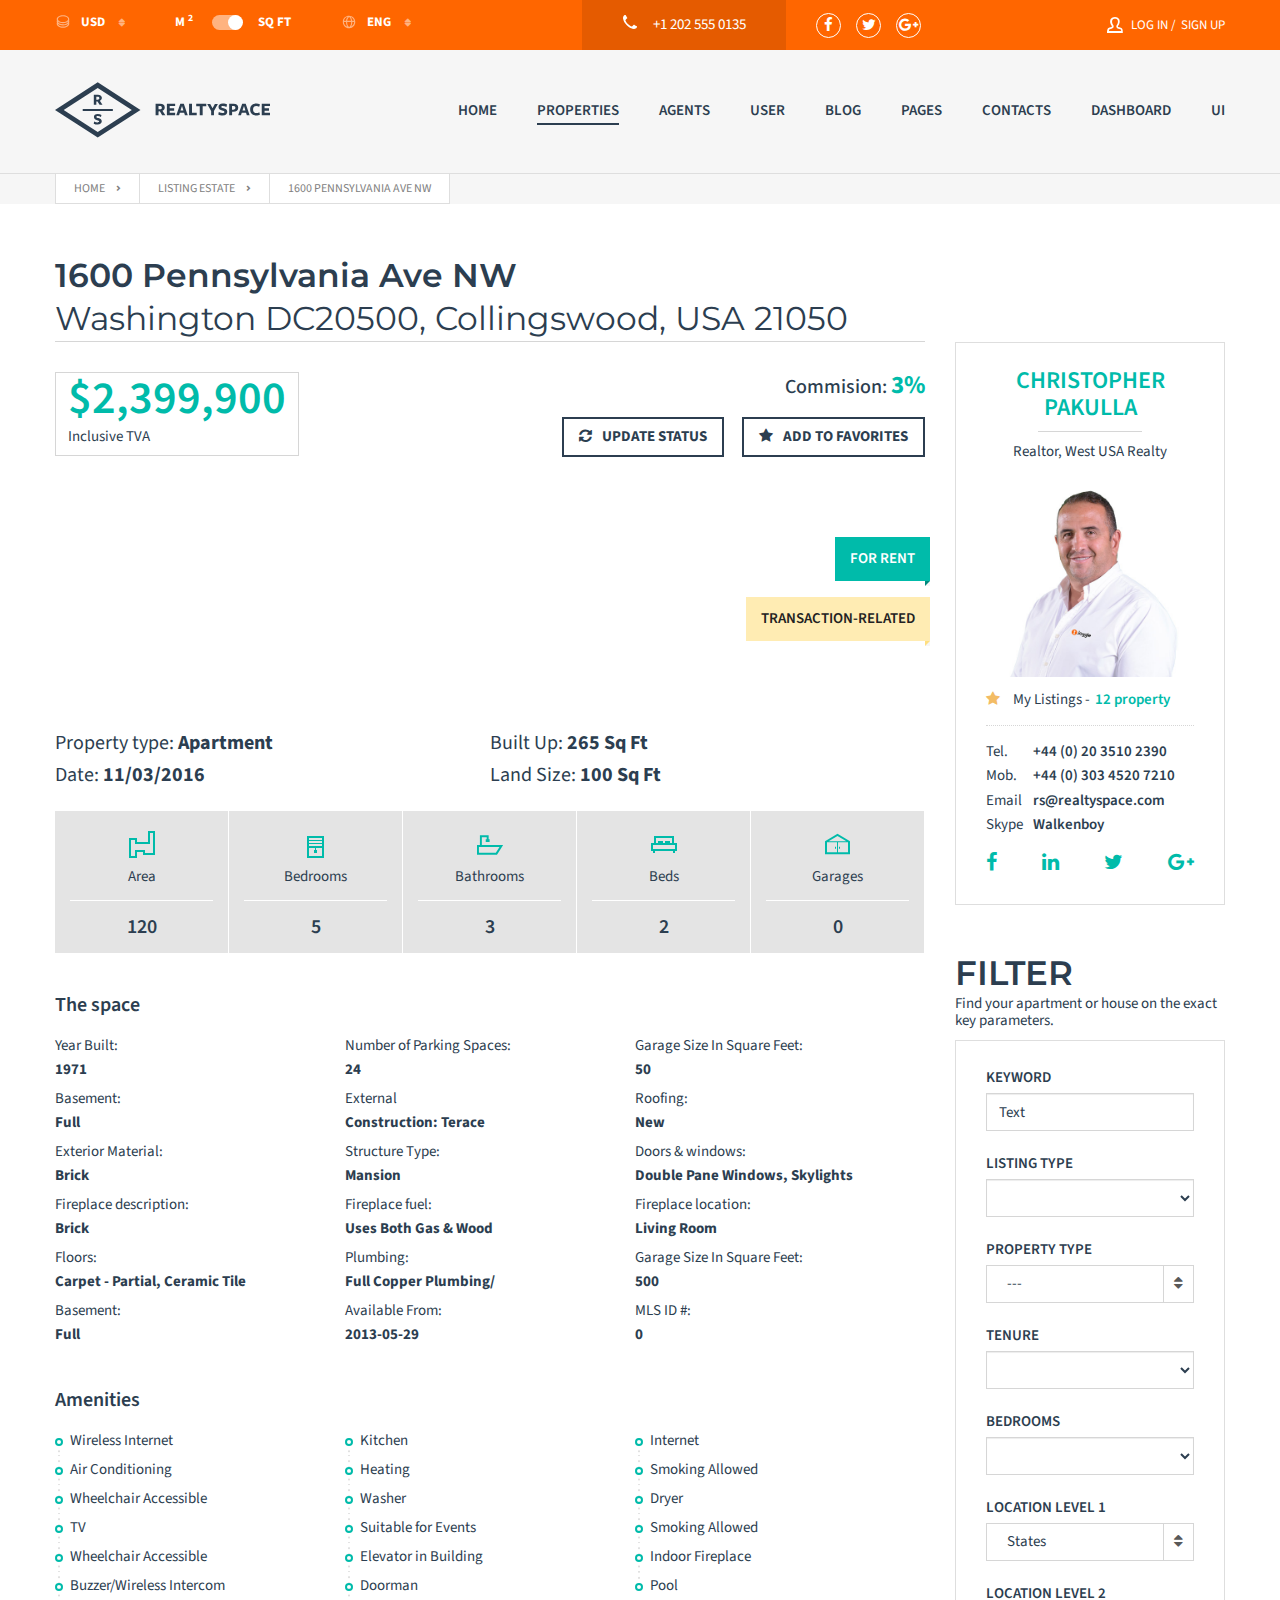
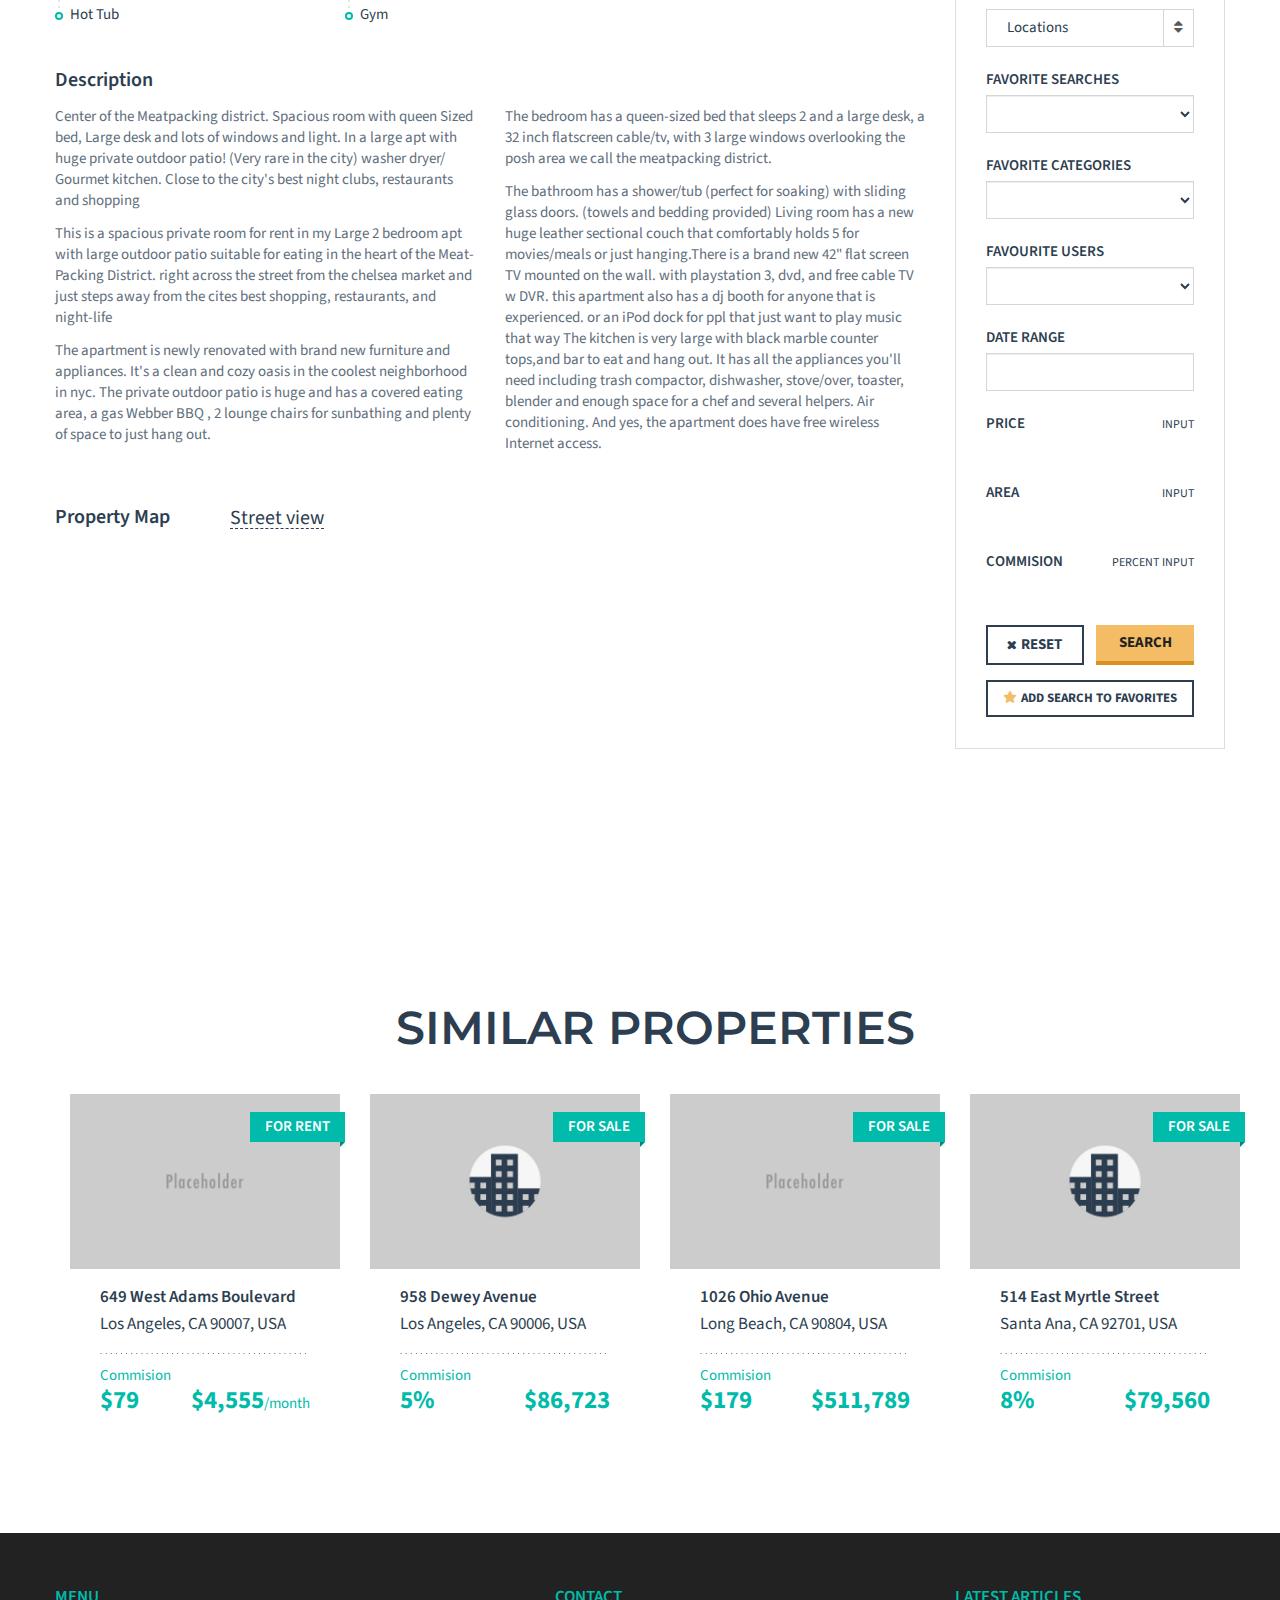
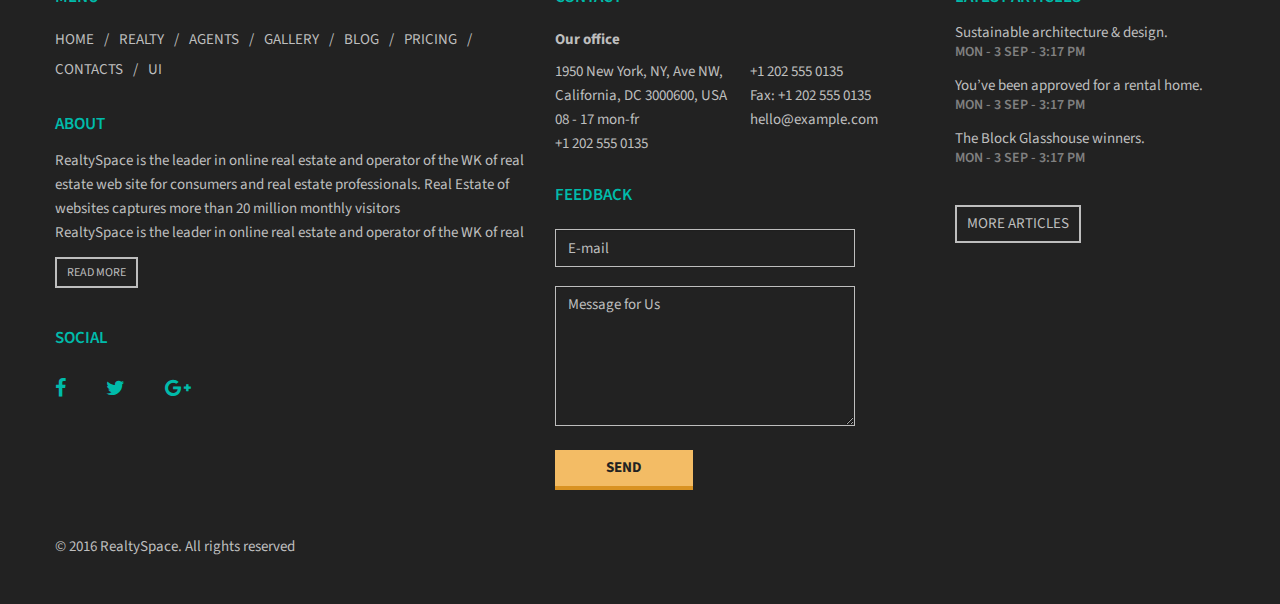
<file: micrositio.html>
<!DOCTYPE html>
<html>
  <head lang="en">
    <meta charset="UTF-8">
    <title>Realty Space - Real Estate Responsive HTML Theme</title><!--[if IE]>
    <meta http-equiv="X-UA-Compatible" content="IE=9,chrome=1"><![endif]-->
    <meta name="viewport" content="width=device-width, initial-scale=1, user-scalable=0, shrink-to-fit=no">
    <meta name="format-detection" content="telephone=no">
    <!-- Loading Source Sans Pro font that is used in this theme-->
    <link href="http://fonts.googleapis.com/css?family=Montserrat:400,700%7cSource+Sans+Pro:200,400,600,700,900,400italic,700italic&amp;subset=latin,latin-ext" rel="stylesheet" type="text/css">
    <!-- Boostrap and other lib styles-->
    <!-- build:cssvendor-->
    <link rel="stylesheet" href="assets/css/vendor.css">
    <!-- endbuild-->
    <!-- Font-awesome lib-->
    <!-- build:cssfontawesome-->
    <link rel="stylesheet" href="assets/css/font-awesome.css">
    <!-- endbuild-->
    <!-- Theme styles, please replace "default" with other color scheme from the list available in template/css-->
    <!-- build:csstheme-default-->
    <link rel="stylesheet" href="assets/css/theme-default.css">
    <!-- endbuild-->
    <!-- Your styles should go in this file-->
    <link rel="stylesheet" href="assets/css/custom.css">
    <!-- Fixes for IE-->
    <!--[if lt IE 11]>
    <link rel="stylesheet" href="assets/css/ie-fix.css"><![endif]-->
    <link rel="icon" href="assets/img/favicon.ico" type="image/x-icon">
  </head>
  <body class="property_details_agent menu-default hover-default ">
    <!--
    SVG icons from sprite-inline.svg
    They are inlined in order to make them work,
    when the template is opened directly, without
    web-server
    
    If you are loading theme files using a webserver,
    you can remove this code and set loadSvgWithAjax: true
    at the beginning of the file.
    
    Or you can use sprite.svg directly.
    All you need to do is to add "img/sprite.svg" before the icon name
    and connect svg4everybody (https://github.com/jonathantneal/svg4everybody) plugin for IE support
    
    For example:
    <use xlink:href="#icon-area"></use>
    becomes
    <use xlink:href="img/sprite.svg#icon-area"></use>
    
    --><!-- inject:svg -->
    <svg width="0" height="0" style="position:absolute"><symbol viewBox="0 0 264 88" id="default-skin"><g fill="none" fill-rule="evenodd"><path d="M67.002 59.5v3.768c-6.307.84-9.184 5.75-10.002 9.732 2.22-2.83 5.564-5.098 10.002-5.098V71.5L73 65.585 67.002 59.5zM13 29v-5h2v3h3v2h-5zm0-14h5v2h-3v3h-2v-5zm18 0v5h-2v-3h-3v-2h5zm0 14h-5v-2h3v-3h2v5zm31-5v5h-2v-3h-3v-2h5zm0-4h-5v-2h3v-3h2v5zm8 0v-5h2v3h3v2h-5zm0 4h5v2h-3v3h-2v-5zM20.586 66l-5.656-5.656 1.414-1.414L22 64.586l5.656-5.656 1.414 1.414L23.414 66l5.656 5.656-1.414 1.414L22 67.414l-5.656 5.656-1.414-1.414L20.586 66zm91.199-.97L110 63.5l3-3.5h-10v-2h10l-3-3.5 1.785-1.468L117 59l-5.215 6.03zm40.43 0L154 63.5l-3-3.5h10v-2h-10l3-3.5-1.785-1.468L147 59l5.215 6.03zm8.742-36.487l-3.25-3.25-1.413 1.414 3.25 3.25z" fill="#fff"/><path d="M152.5 27a5.5 5.5 0 1 0 0-11 5.5 5.5 0 1 0 0 11z" stroke="#fff" stroke-width="1.5"/><path fill="#fff" d="M150 21h5v1h-5zM116.957 28.543l-1.414 1.414-3.25-3.25 1.414-1.414 3.25 3.25z"/><path d="M108.5 27a5.5 5.5 0 1 0 0-11 5.5 5.5 0 1 0 0 11z" stroke="#fff" stroke-width="1.5"/><path fill="#fff" d="M106 21h5v1h-5z"/><path fill="#fff" d="M109.043 19.008l-.085 5-1-.017.085-5z"/></g></symbol><symbol viewBox="0 0 22 22" id="icon-add--favorites"><path d="M15.7 9.2l.5-.5-4.2-.6-1.9-3.8-1.8 3.8-4.2.6 3 3-.7 4.2 3.8-2 1.7.9c.6.8 1.6 1.3 2.7 1.3 1.9 0 3.5-1.6 3.5-3.5C18 11 17 9.7 15.7 9.2zM11 12.5c0 .2 0 .5.1.7l-.9-.5L7.7 14l.5-2.7-2-1.9L8.9 9l1.2-2.5L11.3 9l1.8.3c-1.2.5-2.1 1.7-2.1 3.2zm3.5 2.5c-1.4 0-2.5-1.1-2.5-2.5s1.1-2.5 2.5-2.5 2.5 1.1 2.5 2.5-1.2 2.5-2.5 2.5zm.5-4h-1v1h-1v1h1v1h1v-1h1v-1h-1v-1z"/></symbol><symbol viewBox="0 0 22 22" id="icon-add--gallery"><path d="M17.5 8c-.5 0-1.5.1-1.5.3V5H2v11h14v-1.3c0 .2 1 .3 1.5.3 1.9 0 3.5-1.6 3.5-3.5S19.4 8 17.5 8zM3 6h12v3c-1 .6-1 1.5-1 2.5 0 .5.2 1 .4 1.5h-.1L12 10.2l-1.9 2-3.1-4-4 4.5V6zm12 9H3v-1h.2l3.7-4.2 3 4.1 2-2.1 1.9 2.2H15v1zm2.5-1c-1.4 0-2.5-1.1-2.5-2.5S16.1 9 17.5 9s2.5 1.1 2.5 2.5-1.1 2.5-2.5 2.5zm.5-4h-1v1h-1v1h1v1h1v-1h1v-1h-1v-1z"/></symbol><symbol viewBox="0 0 22 22" id="icon-add--post"><path d="M12 8H5v1h7V8zm0 2H5v1h7v-1zm-7 3h4v-1H5v1zm10.5-3c-.5 0-1 .1-1.5.3V4H3v14h11v-1.3c.4.2.9.3 1.5.3 1.9 0 3.5-1.6 3.5-3.5S17.4 10 15.5 10zM13 17H4V5h9v6c-.6.6-1 1.5-1 2.5s.4 1.9 1 2.5v1zm2.5-1c-1.4 0-2.5-1.1-2.5-2.5s1.1-2.5 2.5-2.5 2.5 1.1 2.5 2.5-1.2 2.5-2.5 2.5zm.5-4h-1v1h-1v1h1v1h1v-1h1v-1h-1v-1z"/></symbol><symbol viewBox="0 0 22 22" id="icon-add--property"><path d="M17.5 5c-2 0-3.5 1.6-3.5 3.5s1.6 3.5 3.5 3.5S21 10.4 21 8.5 19.4 5 17.5 5zm0 6C16.1 11 15 9.9 15 8.5S16.1 6 17.5 6 20 7.1 20 8.5 18.8 11 17.5 11zm.5-4h-1v1h-1v1h1v1h1V9h1V8h-1V7zM.7 13.6l.5.8L4 12.7V18h10v-5.3l2.7 1.7.5-.8L9 8.4.7 13.6zM13 12.1V17H5v-4.9l4-2.5 4 2.5z"/></symbol><symbol viewBox="0 0 30 30" id="icon-add-listing"><path d="M18.2 1.2C14.8 1.2 12 4 12 7.4s2.8 6.2 6.2 6.2 6.2-2.8 6.2-6.2-2.8-6.2-6.2-6.2zm0 11.3c-2.8 0-5.2-2.3-5.2-5.2 0-2.8 2.3-5.2 5.2-5.2 2.8 0 5.2 2.3 5.2 5.2-.1 2.9-2.4 5.2-5.2 5.2zM5.7 28.8h12v-12l-12-5v17zm7-10h3v3h-3v-3zm0 5h3v3h-3v-3zm-5-5h3v3h-3v-3zm0 5h3v3h-3v-3zm11-19h-1v2h-2v1h2v2h1v-2h2v-1h-2v-2z"/></symbol><symbol viewBox="0 0 40 40" id="icon-agency"><path d="M21 9h-2v4h2V9zm4 0h-2v4h2V9zm-4 6h-2v4h2v-4zm4 0h-2v4h2v-4zm-4 6h-2v4h2v-4zm4 0h-2v4h2v-4zm-4 6h-2v4h2v-4zm9-11V4H14v15.2L0 22.8V36h40V16H30zM14 34H2v-9.6l12-3.1V34zm14 0H16V6h12v28zm10 0h-8V18h8v16zm-3-13h-2v4h2v-4zm0 6h-2v4h2v-4zm-10 0h-2v4h2v-4zM7 27H5v4h2v-4zm4 0H9v4h2v-4z"/></symbol><symbol viewBox="0 0 26 27" id="icon-area"><path d="M24 2v20h-8v-3H6v6H2V9h4v4h15V2h3m2-2h-7v11H8V7H0v20h8v-6h6v3h12V0z"/></symbol><symbol viewBox="0 0 20 20" id="icon-arrow-end"><path clip-rule="evenodd" fill="none" d="M.4 5.9l15.8-4.5 1.6 1.2 1.1 17"/></symbol><symbol preserveAspectRatio="xMidYMid" viewBox="0 0 21 40" id="icon-arrow-left"><path d="M20-.001L0 19.998l20 20.001"/></symbol><symbol preserveAspectRatio="xMidYMid" viewBox="0 0 21 40" id="icon-arrow-right"><path d="M1-.001l20 19.999L1 39.999"/></symbol><symbol viewBox="0 0 186 186" id="icon-avatar"><path d="M161.1 140.4c-26.5-6.1-51.2-11.5-39.3-34.1C158.2 37.6 131.4.8 93 .8 53.8.8 27.7 39 64.2 106.3c12.3 22.7-13.3 28.1-39.3 34.1C-1.6 146.6.4 160.6.4 186h185.1c.1-25.4 2.1-39.4-24.4-45.6z"/></symbol><symbol viewBox="0 0 26.8 20" id="icon-bathrooms"><path d="M5 10V2h5v2H9v3h4V4h-1V0H3v10H0v10h20.6l6.3-10H5zm14.4 8H2v-6h21.2l-3.8 6z"/></symbol><symbol viewBox="0 0 26 17" id="icon-bedrooms"><path d="M26 7h-3V0H3v7H0v8h2v2h2v-2h18v2h2v-2h2V7zM5 2h16v5h-2V5h-5v2h-2V5H7v2H5V2zm19 11H2V9h22v4z"/></symbol><symbol viewBox="0 0 30 30" id="icon-blog-edit"><path d="M8 10h7v2H8zm0 4h7v2H8zm0 4h4v2H8zm11 3h-4v-4l7.94-8.07 4.21 4.12zm-2-2h1.18l6.11-6L23 11.75l-6 6.07V19z"/><path d="M18.59 20H18v2H6V7h12v8.38l2-2.04V5H4v19h16v-5.38L18.59 20z"/></symbol><symbol viewBox="0 0 18 18" id="icon-captions-off"><path d="M1 2a1 1 0 0 0-1 1v12a1 1 0 0 0 1 1h16a1 1 0 0 0 1-1V3a1 1 0 0 0-1-1H1zm1 12V4h14v10H2z"/></symbol><symbol viewBox="0 0 18 18" id="icon-captions-on"><path d="M1 2a1 1 0 0 0-1 1v12a1 1 0 0 0 1 1h16a1 1 0 0 0 1-1V3a1 1 0 0 0-1-1H1zm1 12V4h14v10H2z"/><path d="M3 11h3v2H3zm9 0h3v2h-3zm-5 0h4v2H7z"/></symbol><symbol viewBox="0 0 22 22" id="icon-change--property"><path d="M5.7 13.6l.5.9L8 13.4V17h6v-3.6l1.7 1 .5-.9-5.2-3.1-5.3 3.2zm7.3-.8V16H9v-3.3l2-1.2 2 1.3zM18 8h-4v1h4c1.1 0 2 .9 2 2v3c0 1.1-.9 2-2 2h-1v1h1c1.7 0 3-1.3 3-3v-3c0-1.7-1.3-3-3-3zM6.4 11.3l2.3-2.8-2.3-2.8-.8.6L7 8H4c-1.7 0-3 1.3-3 3v3c0 1.7 1.3 3 3 3h1v-1H4c-1.1 0-2-.9-2-2v-3c0-1.1.9-2 2-2h3l-1.4 1.6.8.7z"/></symbol><symbol viewBox="0 0 30 30" id="icon-chat"><path d="M23 23.08L16.65 18H7v-7h9.65L23 5.84v17.24zM9 16h8.35L21 18.92V10l-3.65 3H9v3z"/><circle cx="23" cy="14.47" r="2"/><path d="M12 17h3v7h-3z"/></symbol><symbol viewBox="0 0 30 30" id="icon-clock"><path d="M14.83 23.83a9 9 0 1 1 9-9 9 9 0 0 1-9 9zm0-16a7 7 0 1 0 7 7 7 7 0 0 0-7-7z"/><path d="M13.95 9.83h2v5.13h-2z"/><path d="M13.94 13.95h3.96v2h-3.96z"/></symbol><symbol viewBox="-618.5 373.5 55 55" id="icon-comfort"><path d="M-591 388.5c-6.6 0-12 5.4-12 12s5.4 12 12 12 12-5.4 12-12-5.4-12-12-12zm0 22c-5.5 0-10-4.5-10-10s4.5-10 10-10 10 4.5 10 10-4.5 10-10 10zm11.7-20.2c.3 0 .5-.1.7-.3l4.6-4.6c.4-.4.4-1 0-1.4s-1-.4-1.4 0l-4.6 4.6c-.4.4-.4 1 0 1.4.2.2.4.3.7.3zm11.3 9.7h-6.5c-.6 0-1 .4-1 1s.4 1 1 1h6.5c.6 0 1-.4 1-1s-.4-1-1-1zm-10.6 12c-.4-.4-1-.4-1.4 0s-.4 1 0 1.4l4.6 4.6c.2.2.5.3.7.3s.5-.1.7-.3c.4-.4.4-1 0-1.4l-4.6-4.6zm-12.4 4.5c-.6 0-1 .4-1 1v6.5c0 .6.4 1 1 1s1-.4 1-1v-6.5c0-.5-.4-1-1-1zm-12.4-4.5l-4.6 4.6c-.4.4-.4 1 0 1.4.2.2.5.3.7.3s.5-.1.7-.3l4.6-4.6c.4-.4.4-1 0-1.4s-1-.4-1.4 0zm-3.1-11c0-.6-.4-1-1-1h-6.5c-.6 0-1 .4-1 1s.4 1 1 1h6.5c.5 0 1-.4 1-1zm3.1-11c.2.2.5.3.7.3s.5-.1.7-.3c.4-.4.4-1 0-1.4l-4.6-4.6c-.3-.4-1-.4-1.4 0s-.4 1 0 1.4l4.6 4.6zm12.4-4.5c.6 0 1-.4 1-1V378c0-.6-.4-1-1-1s-1 .4-1 1v6.5c0 .5.4 1 1 1z"/></symbol><symbol viewBox="0 0 40 40" id="icon-customers"><path d="M32.7 24l-.1.8s-.3 1.7-3.2 1.7c-2.8 0-3.2-1.5-3.2-1.7l-.3-.8H23v-5h-6.3l-.2.7c0 .1-.8 2.7-4.4 2.7s-4.3-2.6-4.3-2.7l-.1-.7H2v20h36V24h-5.3zM21 37H4V21h2.2c.7 1 2.5 3.4 6 3.4s5.3-2.4 6-3.4H21v16zm15 0H23V26h1.4c.6 1 2 2.5 4.9 2.5 2.9 0 4.3-1.5 4.9-2.5H36v11zm-6.7-14.8c3.3 0 6-2.7 6-6s-2.7-6-6-6-6 2.7-6 6 2.7 6 6 6zm0-10c2.2 0 4 1.8 4 4s-1.8 4-4 4-4-1.8-4-4 1.8-4 4-4zM12.2 17c4.4 0 8-3.6 8-8s-3.6-8-8-8-8 3.6-8 8 3.6 8 8 8zm0-14c3.3 0 6 2.7 6 6s-2.7 6-6 6-6-2.7-6-6 2.7-6 6-6z"/></symbol><symbol viewBox="0 0 30 30" id="icon-dashboard"><path d="M15.8 7.8c-5.5 0-10 4.4-10 9.9 0 1.2.2 2.3.6 3.4l.2.6 9.4.1 8.9-.1.2-.6c.4-1.1.6-2.2.6-3.4.1-5.4-4.4-9.9-9.9-9.9zm7.8 12h-7.5l-7.9-.1c-.2-.7-.3-1.4-.3-2.1 0-4.3 3.6-7.9 8-7.9s8 3.5 8 7.9c-.1.8-.2 1.5-.3 2.2zm-7.1-9.1h-1v1.7h1v-1.7zm-6.4 2.6l1.2 1.2.7-.7-1.2-1.2-.7.7zm10-.6l-.3-.3-3.2 3.2c-.2-.1-.4-.1-.6-.1-.8 0-1.5.7-1.5 1.5s.7 1.5 1.5 1.5 1.5-.7 1.5-1.5c0-.2-.1-.5-.2-.7l2.2-2.2.3.3 1.2-1.2-.7-.7-.2.2zM9.2 18h1.7v-1H9.2v1zm12 0h1.7v-1h-1.7v1z"/></symbol><symbol viewBox="0 0 28 35" id="icon-doc"><path d="M7 25h14v-2H7v2zm0-5h14v-2H7v2zm0-5h14v-2H7v2zm21-5.8v-.9L19.9 0H2.5C1.1 0 0 1.2 0 2.6v29.8C0 33.8 1.1 35 2.5 35h22.9c1.4 0 2.5-1.2 2.5-2.6V9.2h.1zm-2 23.2c0 .3-.2.6-.5.6h-23c-.3 0-.5-.3-.5-.6V2.6c0-.3.2-.6.5-.6H19v7.2h7v23.2z"/></symbol><symbol viewBox="0 0 14 14" id="icon-earth"><path d="M12.5 7c0-3-2.5-5.5-5.5-5.5-2.8 0-5.1 2.1-5.4 4.7v1c.1 2.9 2.4 5.2 5.3 5.3h.6c2.8-.2 5-2.6 5-5.5zM7.1 2.7C7.7 3.1 8.6 4 8.8 6H5.4c.3-2 1.2-2.9 1.7-3.3zM8.9 7c0 3-1.1 3.9-1.7 4.4v-.1C6.5 10.8 5.4 10 5.4 7h3.5zm-.1 3.9C9.4 10 9.9 9 9.9 7h1.6c-.1 2-1.2 3.2-2.7 3.9zM11.4 6H9.8C9.6 5 9 3.2 8.4 2.5c1.5.5 2.7 2.5 3 3.5zM6 2.4C5.3 3.1 4.6 4 4.4 6H2.6C2.9 4 4.2 2.8 6 2.4zM2.5 7h1.9c0 2 .5 3.1 1.1 4-1.7-.6-2.9-2-3-4z"/></symbol><symbol viewBox="-632.3 373.3 55 55" id="icon-easy"><path d="M-602 402.9c-1.5 1.7-3.7 2.7-6 2.7-.6 0-1 .4-1 1s.4 1 1 1c2.9 0 5.6-1.2 7.5-3.4.4-.4.3-1-.1-1.4-.4-.3-1.1-.3-1.4.1zm14.1 13.4l-9.6-9.6c2.1-2.5 3.4-5.7 3.4-9.2 0-7.7-6.3-14-14-14s-13.9 6.4-13.9 14.1c0 7.7 6.3 14 14 14 3.5 0 6.7-1.3 9.2-3.4l9.6 9.6c.2.2.5.3.7.3s.5-.1.7-.3c.3-.4.3-1.1-.1-1.5zm-20.1-6.7c-6.6 0-12-5.4-12-12s5.4-12 12-12 12 5.4 12 12-5.4 12-12 12z"/></symbol><symbol viewBox="0 0 22 22" id="icon-edit--favorites"><path d="M17.7 6.2l-5 5-1 3.1 3.1-1 5-5-2.1-2.1zm-3.4 6.3l-1 .3.3-1 4.2-4.2.7.7-4.2 4.2zm-1.1-3.8L9 8.1 7.1 4.3 5.3 8.1l-4.2.6 3 3-.7 4.2 3.8-2 3.8 2-.7-4.2 2.9-3zm-6.1 4L4.7 14l.5-2.7-2-1.9L5.9 9l1.2-2.5L8.3 9l2.7.4-2 1.9.6 2.7-2.5-1.3z"/></symbol><symbol viewBox="0 0 22 22" id="icon-edit--gallery"><path d="M21 9.3l-2.2-2.1L16 9.9V5H2v11h14v-1.8l5-4.9zm-1.3 0l-4.2 4.2-1 .3.3-1L19 8.6l.7.7zM3 6h12v4.9l-1.2 1.3v.1l-1.7-2.1-1.9 2-3.1-4L3 12.7V6zm0 8h.4l3.7-4.2 3 4.1 2-2.1 1.4 1.7L13 15H3v-1zm11.1 1l1.1-.4v.4h-1.1z"/></symbol><symbol viewBox="0 0 22 22" id="icon-edit--post"><path d="M13 8H6v1h7V8zm0 2H6v1h7v-1zm-7 3h4v-1H6v1zm10.8-4.8L15 9.9V4H4v14h11v-3.8l3.9-3.9-2.1-2.1zM14 17H5V5h9v5.9l-2.2 2.3-1 3.1 3.1-1 .1-.2V17zm-.6-2.5l-1 .3.3-1 4.2-4.2.7.7-4.2 4.2z"/></symbol><symbol viewBox="0 0 22 22" id="icon-edit--property"><path d="M19.9 7.3l-2.1-2.1-3.3 3.3L11 6.4l-8.2 5.2.5.8L6 10.7V16h10v-4.8l.3-.3 2.4 1.5.5-.8-2.2-1.4 2.9-2.9zm-1.5 0l-4.2 4.2-1 .3.3-1 4.2-4.2.7.7zM15 15H7v-4.9l4-2.5 2.7 1.7-1 1-1 3.1 3.1-1 .2-.2V15z"/></symbol><symbol viewBox="0 0 18 18" id="icon-enter-fullscreen"><path d="M6.425 10.165l-2.57 2.569.018-1.846c-.003-.552-.45-1-1.002-1.002a.985.985 0 0 0-.992.992l-.023 4.22a1 1 0 0 0 .295.707l.025.023c.008.007.015.017.023.025.188.188.443.294.707.295l4.22-.023a.986.986 0 0 0 .992-.992c-.003-.55-.45-1-1.002-1.002l-1.847.016 2.57-2.569a.99.99 0 0 0 0-1.4l-.013-.013a.99.99 0 0 0-1.4 0h-.001zm7.729-4.899l-.017 1.846c.003.552.45 1 1.002 1.002a.985.985 0 0 0 .992-.992l.024-4.22a1.007 1.007 0 0 0-.296-.707l-.025-.023c-.008-.007-.015-.017-.023-.025a1.009 1.009 0 0 0-.707-.295l-4.22.023a.986.986 0 0 0-.991.992c.002.55.45 1 1.002 1.002l1.846-.016-2.569 2.569a.99.99 0 0 0 0 1.4c.4.4 1.026.4 1.413.013l2.57-2.569z"/></symbol><symbol viewBox="0 0 40 40" id="icon-error"><path d="M27.3 22.9L25 25.1c.3-3.1-.6-6.2-2.6-8.7-2.4-3.1-6-5-9.8-5-.6 0-1 .4-1 1s.4 1 1 1c3.1 0 6.2 1.6 8.2 4.2 1.7 2.2 2.4 4.9 2.1 7.5l-2.3-2.3c-.4-.4-1-.4-1.4 0-.4.4-.4 1 0 1.4l4 3.9c.2.2.4.3.7.3s.5-.1.7-.3l4-3.9c.4-.4.4-1 0-1.4-.3-.3-.9-.3-1.3.1zM40 20C40 9 31 0 20 0 8.9 0 0 9 0 20s8.9 20 20 20c4 0 7.7-1.2 10.8-3.1 3.7 1 8.2 2.1 8.2 2.1s-1-4-2.1-8.3C38.8 27.6 40 24 40 20zm-8.7 14.9c-.2 0-.4-.1-.5-.1-.4 0-.8.1-1.1.3C26.8 37 23.4 38 20 38c-9.9 0-18-8.1-18-18S10.1 2 20 2s18 8.1 18 18c0 3.4-1 6.8-2.8 9.7-.3.5-.4 1.1-.2 1.6.5 1.8.9 3.5 1.3 5-1.6-.4-3.4-.9-5-1.4z"/></symbol><symbol viewBox="0 0 18 18" id="icon-exit-fullscreen"><path d="M14.425 2.165l-2.57 2.569.018-1.846c-.003-.552-.45-1-1.002-1.002a.985.985 0 0 0-.992.992l-.023 4.22a1.007 1.007 0 0 0 .32.73c.008.007.015.017.023.025.188.188.443.294.707.295l4.22-.023a.986.986 0 0 0 .992-.992c-.003-.55-.45-1-1.002-1.002l-1.847.016 2.57-2.569a.99.99 0 0 0 0-1.4l-.013-.013a.99.99 0 0 0-1.4 0h-.001zM6.154 13.266l-.017 1.846c.003.552.45 1 1.002 1.002a.985.985 0 0 0 .992-.992l.024-4.22a1.007 1.007 0 0 0-.32-.73c-.009-.007-.016-.017-.024-.025a1.009 1.009 0 0 0-.707-.295l-4.22.023a.986.986 0 0 0-.991.992c.002.55.45 1 1.002 1.002l1.846-.016-2.569 2.569a.99.99 0 0 0 0 1.4c.4.4 1.026.4 1.413.013l2.57-2.569z"/></symbol><symbol viewBox="0 0 18 18" id="icon-fast-forward"><path d="M17.569 8.246L7 2a1 1 0 0 0-1 1v1.954L1 2a1 1 0 0 0-1 1v12a1 1 0 0 0 1 1l5-2.955V15a1 1 0 0 0 1 1l10.569-6.246a.876.876 0 0 0 0-1.508zM6 10.722l-4 2.364V4.914l4 2.364v3.444zm2 2.364V4.914L14.915 9 8 13.086z"/></symbol><symbol viewBox="0 0 30 30" id="icon-favorite-agents"><path d="M3.94 29.25v-.88a12.22 12.22 0 0 1 .13-1.43A4.24 4.24 0 0 1 5 24.57a5 5 0 0 1 2.25-1 11.12 11.12 0 0 0 1.12-.34 1.61 1.61 0 0 0 .54-.23v-.06a1.55 1.55 0 0 0-.49-1.28 7.65 7.65 0 0 1-.68-1.19 6.12 6.12 0 0 1-.26-4.29A3.82 3.82 0 0 1 9.22 14a5.3 5.3 0 0 1 2.78-.75 5.3 5.3 0 0 1 2.78.72 3.82 3.82 0 0 1 1.66 2.13 6.12 6.12 0 0 1-.26 4.29 7.66 7.66 0 0 1-.68 1.19 1.55 1.55 0 0 0-.5 1.28v.06a1.61 1.61 0 0 0 .5.28 11.11 11.11 0 0 0 1.12.34 5 5 0 0 1 2.25 1 4.24 4.24 0 0 1 .94 2.37 12.22 12.22 0 0 1 .19 1.46v.88H3.94zm2.28-3.43a3.27 3.27 0 0 0-.43 1.41v.3h12.46v-.33a2.89 2.89 0 0 0-.45-1.42 4.35 4.35 0 0 0-1.47-.54c-1.12-.3-2.39-.64-2.82-1.68a3 3 0 0 1 .62-2.93 6.14 6.14 0 0 0 .53-.92 4.37 4.37 0 0 0 .2-3.1A2.71 2.71 0 0 0 12 15a2.71 2.71 0 0 0-2.81 1.64 4.37 4.37 0 0 0 .2 3.1 6.14 6.14 0 0 0 .53.92 3 3 0 0 1 .62 2.93c-.44 1-1.7 1.38-2.82 1.68a4.33 4.33 0 0 0-1.47.54zm16.75-8.13l-5.72-3 .93-1.77 2.13 1.11-.49-2.88 2.09-2.05-2.89-.42-1.3-2.63-1.3 2.63-2.9.42 1.72 1.68-1.39 1.43-4.62-4.5 5.86-.86 2.63-5.32 2.62 5.32 5.87.86-4.25 4.14 1.01 5.84z"/></symbol><symbol viewBox="0 0 30 30" id="icon-favorite-listings"><path d="M23.97 17.69l-5.72-3 .93-1.77 2.13 1.11-.49-2.88 2.09-2.05-2.89-.42-1.3-2.63-1.3 2.63-2.9.42 1.73 1.68-1.4 1.43-4.62-4.5 5.86-.86 2.63-5.32 2.62 5.32 5.87.86-4.25 4.14 1.01 5.84zM4 10v17h12V15zm5 15H6v-3h3v3zm0-5H6v-3h3v3zm5 5h-3v-3h3v3zm0-5h-3v-3h3v3z"/></symbol><symbol viewBox="0 0 30 30" id="icon-favorite-search"><path d="M23.97 17.69l-5.72-3 .93-1.77 2.13 1.11-.49-2.88 2.09-2.05-2.89-.42-1.3-2.63-1.3 2.63-2.9.42 1.73 1.68-1.4 1.43-4.62-4.5 5.86-.86 2.63-5.32 2.62 5.32 5.87.86-4.25 4.14 1.01 5.84zm-11.14 7.14a6 6 0 1 1 6-6 6 6 0 0 1-6 6zm0-10a4 4 0 1 0 4 4 4 4 0 0 0-4-4zm-8.49 14a1 1 0 0 1-.71-1.71l2.55-2.55A1 1 0 0 1 7.6 26L5 28.53a1 1 0 0 1-.66.3z"/></symbol><symbol viewBox="0 0 30 30" id="icon-financials"><path d="M4.14 16.28A8.5 8.5 0 0 1 6 7a8.55 8.55 0 0 1 2.68-1.86A9.08 9.08 0 0 1 12 4.47v2A6.11 6.11 0 0 0 9.46 7a6.49 6.49 0 0 0-4 6A6.45 6.45 0 0 0 6 15.5zM17 25.47v-2a6 6 0 0 0 2.51-.47A6.51 6.51 0 0 0 23 14.44l1.84-.78a8.53 8.53 0 0 1-4.55 11.14 8.93 8.93 0 0 1-3.29.67z"/><path d="M21.89 17.47l-1.46-1.36 3.97-4.26 4.21 3.93-1.37 1.46-2.74-2.56-2.61 2.79zm-16.43.82L.63 15l1.12-1.65 3.19 2.16 1.98-2.91 1.65 1.13-3.11 4.56zm10.71-5.7a3.93 3.93 0 0 0-.88-.59 2.13 2.13 0 0 0-1-.21 1.47 1.47 0 0 0-.93.26 1 1 0 0 0-.32.83.87.87 0 0 0 .33.69 4.25 4.25 0 0 0 .83.53l1.08.52a5.78 5.78 0 0 1 1.08.66 3.4 3.4 0 0 1 .83.94 2.61 2.61 0 0 1 .33 1.36 3.34 3.34 0 0 1-.61 2.09A2.82 2.82 0 0 1 15 20.8V23h-2v-2.13c0-.06-.89-.19-1.44-.41a4.31 4.31 0 0 1-1.35-.87l1.12-1.68a5.83 5.83 0 0 0 1.25.74 3.09 3.09 0 0 0 1.2.25 1.58 1.58 0 0 0 1-.29 1.11 1.11 0 0 0 .33-.88 1 1 0 0 0-.29-.73 4.39 4.39 0 0 0-.82-.62c-.33-.19-.69-.37-1.08-.56a6 6 0 0 1-1.08-.67 3.57 3.57 0 0 1-.84-.91 2.38 2.38 0 0 1-.33-1.29 3.07 3.07 0 0 1 .56-2.08A2.39 2.39 0 0 1 13 9.81V8h2v1.78c0 .08 1 .24 1.38.49a5.19 5.19 0 0 1 1.08.9z"/></symbol><symbol viewBox="0 0 25 20.7" id="icon-garage"><path d="M12.5 0L0 7.5v13.2h25V7.5L12.5 0zm0 2.3l8.9 5.3H3.6l8.9-5.3zM12 18.7H2v-10h10v10zm11 0H13v-10h10v10zm-12-5.5h-1v2h1v-2zm4 0h-1v2h1v-2z"/></symbol><symbol viewBox="19.5 264.5 27 33" id="icon-geolocation"><path d="M33 264.5c-7.5 0-13.5 6-13.5 13.5 0 7.6 6.6 12.6 13.5 19.5 6.9-6.9 13.5-11.9 13.5-19.5 0-7.5-6-13.5-13.5-13.5zm1.6 22.9v-4.6h-3.2v4.6c-4.2-.7-7.5-4-8.2-8.2h4.6V276h-4.6c.7-4.2 4-7.5 8.2-8.2v4.6h3.2v-4.6c4.2.7 7.5 4 8.2 8.2h-4.6v3.2h4.6c-.7 4.2-4 7.5-8.2 8.2z"/></symbol><symbol viewBox="0 0 22 22" id="icon-get--review"><path d="M11 9H4v1h7V9zm-3 2H4v1h4v-1zm10.5-5.7l-2.9 2.2.6.8L18 7v6h1V7l1.7 1.3.6-.8-2.8-2.2zM1 15h5.8l4.2 2.4V15h3V6H1v9zm1-8h11v7h-3v1.6L7.1 14H2V7z"/></symbol><symbol viewBox="0 0 22 22" id="icon-get--stars"><path d="M9 9.1L7.1 5.3 5.3 9.1l-4.2.6 3 3-.7 4.2 3.8-2 3.8 2-.7-4.2 3-3L9 9.1zm.6 5.9l-2.4-1.3L4.7 15l.5-2.7-2-1.9 2.7-.4 1.2-2.5L8.3 10l2.7.4-2 1.9.6 2.7zm7.9-9.7l-2.9 2.2.6.8L17 7v6h1V7l1.7 1.3.6-.8-2.8-2.2z"/></symbol><symbol viewBox="-632.5 373.5 55 55" id="icon-good-sales"><path d="M-598 397v6h-8v5h-8v5h-8v10h34v-26h-10zm-16 24h-6v-6h6v6zm8 0h-6v-11h6v11zm8 0h-6v-16h6v16zm8 0h-6v-22h6v22zm-19.9-29.7l4.9 5.1 14-14v2.6h2l-.1-6h-5.8v2h2.4l-12.5 12.5-4.9-5.1-10.8 10.9 1.4 1.4 9.4-9.4z"/></symbol><symbol viewBox="0 0 50 50" id="icon-info"><path d="M25 32.3c-2.4 0-4.3 1.9-4.3 4.3s1.9 4.3 4.3 4.3 4.3-1.9 4.3-4.3-1.9-4.3-4.3-4.3zm21.6-21.1l-7.8-7.8c-2-1.9-5.5-3.4-8.3-3.4H19.4c-2.7 0-6.3 1.5-8.2 3.4l-7.8 7.8c-2 2-3.4 5.5-3.4 8.2v11.1c0 2.7 1.5 6.3 3.4 8.2l7.8 7.8c1.9 1.9 5.5 3.4 8.2 3.4h11.1c2.7 0 6.3-1.5 8.2-3.4l7.8-7.8c1.9-1.9 3.4-5.5 3.4-8.2V19.4c.1-2.7-1.4-6.2-3.3-8.2zM46 30.5c0 1.7-1.1 4.2-2.2 5.4L36 43.7c-1.2 1.2-3.7 2.2-5.4 2.2H19.4c-1.7 0-4.2-1.1-5.4-2.2l-7.8-7.8C5 34.8 4 32.2 4 30.5V19.4c0-1.7 1.1-4.2 2.2-5.4L14 6.2C15.2 5 17.8 4 19.4 4h11.1c1.7 0 4.2 1.1 5.4 2.2l7.8 7.8c1.2 1.2 2.2 3.7 2.2 5.4v11.1zm-23.7-.9h5.3l2-18.9h-9.3l2 18.9z"/></symbol><symbol viewBox="-632.3 373.3 55 55" id="icon-lens"><path d="M-602 402.9c-1.5 1.7-3.7 2.7-6 2.7-.6 0-1 .4-1 1s.4 1 1 1c2.9 0 5.6-1.2 7.5-3.4.4-.4.3-1-.1-1.4-.4-.3-1.1-.3-1.4.1zm14.1 13.4l-9.6-9.6c2.1-2.5 3.4-5.7 3.4-9.2 0-7.7-6.3-14-14-14s-13.9 6.4-13.9 14.1c0 7.7 6.3 14 14 14 3.5 0 6.7-1.3 9.2-3.4l9.6 9.6c.2.2.5.3.7.3s.5-.1.7-.3c.3-.4.3-1.1-.1-1.5zm-20.1-6.7c-6.6 0-12-5.4-12-12s5.4-12 12-12 12 5.4 12 12-5.4 12-12 12z"/></symbol><symbol viewBox="-7 377 16 16" id="icon-login"><path d="M-7 393v-.9s0-.7.1-1.4c.2-1.1.5-1.9.9-2.4.5-.5 1.4-.8 2.2-1 .4-.1.8-.2 1.1-.3.3-.1.4-.2.5-.3v-.1c.1-.3 0-.6-.5-1.3-.2-.3-.5-.7-.7-1.2-.6-1.4-.7-2.9-.3-4.3.3-.9.9-1.6 1.7-2.1 1-.4 1.9-.7 3-.7s2 .2 2.8.7c.8.5 1.4 1.2 1.7 2.1.4 1.4.3 2.9-.3 4.3-.2.5-.4.8-.7 1.2-.4.7-.6 1-.5 1.3v.1c.1.1.2.2.5.3.3.1.7.2 1.1.3.8.2 1.7.5 2.2 1 .5.5.8 1.2.9 2.4.1.8.1 1.4.1 1.4v.9H-7zm2.3-3.5c-.1.1-.3.5-.4 1.4v.2l.3-.1h12v-.2c-.2-1.1-.4-1.3-.4-1.3-.2-.2-.7-.3-1.5-.5-1.1-.3-2.4-.6-2.8-1.7-.5-1.2.1-2.2.6-2.9.2-.3.4-.6.5-.9.4-1.1.5-2.1.2-3.1-.4-1.4-1.9-1.6-2.8-1.6s-2.3.2-2.8 1.6c-.3 1-.2 2 .2 3.1.1.3.3.6.5.9.5.8 1.1 1.7.6 2.9-.4 1-1.7 1.4-2.8 1.7-.7.2-1.2.3-1.4.5z"/></symbol><symbol viewBox="0 0 213.3 54.9" id="icon-logo"><path class="bust0" d="M199.7 23.5c1 0 2 .3 2.8.8l.9-2.4c-1-.5-2.4-.8-3.7-.8-3.7 0-6.1 2.3-6.1 5.9 0 3.8 2.4 5.9 6 5.9 1.3 0 2.8-.3 3.7-.8l-.6-2.5c-.8.6-1.9.9-3 .9-2 0-3.2-1.4-3.2-3.5 0-2.2 1.2-3.5 3.2-3.5zm-90.8 1.4c0-2.2-1.6-3.6-4.6-3.6h-4.5v11.3h2.9v-3.7l1.3-.1 2.3 3.8h3.2l-2.9-4.4c1.5-.6 2.3-1.8 2.3-3.3zm-4.8 1.9h-1.4v-3.2h1.2c1.4 0 2.1.5 2.1 1.5 0 1.1-.7 1.6-1.9 1.7zm81.6-5.5l-4 11.3h2.8l.8-2.4h4.2l.8 2.4h2.8l-3.9-11.3h-3.5zm.3 6.7l1.5-4.4 1.4 4.4H186zm-9-6.7h-4.2v11.3h2.9v-3.3h1.1c3.2 0 5-1.4 5-4.1 0-2.3-1.6-3.9-4.8-3.9zm-.2 5.8h-1.2v-3.5h1.2c1.4 0 2.2.6 2.2 1.7 0 1.2-.7 1.8-2.2 1.8zm36.5-3.5v-2.3h-8.2v11.3h8.2v-2.3h-5.4v-2.2h4.4v-2.3h-4.4v-2.2h5.4zm-102.3 9h8.2v-2.3h-5.4v-2.2h4.4v-2.3h-4.4v-2.2h5.4v-2.3H111v11.3zm56.4-6.8c-1.4-.4-2.4-.7-2.4-1.4 0-.6.5-1 1.5-1 1.1 0 2.5.4 3.6 1l.6-2.4c-1.1-.6-2.4-1-4.2-1-2.8 0-4.3 1.4-4.3 3.5 0 2.3 2 3 3.6 3.5 1.5.4 2.3.7 2.3 1.4s-.7 1.1-1.7 1.1c-1.4 0-2.7-.4-3.9-1l-.5 2.4c1 .6 2.7 1 4.3 1 3 0 4.6-1.5 4.6-3.7 0-2.1-1.8-2.9-3.5-3.4zm-11.1 0l-2.3-4.4h-3l3.9 7v4.3h2.8v-4.3l3.9-7h-3l-2.3 4.4zm-32-4.5l-4 11.3h2.8l.8-2.4h4.2l.8 2.4h2.8l-3.9-11.3h-3.5zm.2 6.7l1.5-4.4 1.4 4.4h-2.9zm15.5-4.3h3.6v8.9h2.9v-8.9h3.6v-2.4h-10v2.4zm-4.1-2.4H133v11.3h7.6v-2.4h-4.7v-8.9zM0 27.4l42.4 27.4 42.4-27.4L42.4 0 0 27.4zm42.4 21.9L8.6 27.4 42.4 5.6l33.8 21.9-33.8 21.8zm.8-13.8c-1.2-.3-2.1-.6-2.1-1.2 0-.5.4-.8 1.3-.8 1 0 2.2.4 3.2.9l.5-2.1c-1-.5-2.2-.9-3.7-.9-2.5 0-3.8 1.2-3.8 3.1 0 2 1.8 2.7 3.2 3.1 1.3.4 2 .6 2 1.3 0 .6-.6.9-1.5.9-1.2 0-2.4-.4-3.4-.9l-.5 2.1c.9.5 2.4.9 3.9.9 2.6 0 4.1-1.3 4.1-3.2s-1.7-2.8-3.2-3.2zm-4.7-13.2H41V19l1.2-.1 2 3.4h2.9l-2.6-4c1.3-.5 2-1.5 2-2.9 0-1.9-1.4-3.2-4-3.2h-4v10.1zm2.5-7.9h1.1c1.3 0 1.9.4 1.9 1.3 0 1-.6 1.4-1.7 1.5H41v-2.8zm-13.5 14h29.9v-2H27.5v2z"/></symbol><symbol viewBox="0 0 84.9 54.9" id="icon-logo--mob"><path d="M42.4 0L0 27.4l42.4 27.4 42.4-27.4L42.4 0zM8.6 27.4L42.4 5.6l33.8 21.9-33.8 21.8L8.6 27.4zm32.5-8.3l1.2-.1 2 3.4h2.9l-2.6-4c1.3-.5 2-1.5 2-2.9 0-1.9-1.4-3.2-4-3.2h-4v10h2.5v-3.2zm-.1-4.7h1.1c1.3 0 1.9.4 1.9 1.3 0 1-.6 1.4-1.7 1.5H41v-2.8zm2.2 21.1c-1.2-.3-2.1-.6-2.1-1.2 0-.5.4-.8 1.3-.8 1 0 2.2.4 3.2.9l.5-2.1c-1-.5-2.2-.9-3.7-.9-2.5 0-3.8 1.2-3.8 3.1 0 2 1.8 2.7 3.2 3.1 1.3.4 2 .6 2 1.3 0 .6-.6.9-1.5.9-1.2 0-2.4-.4-3.4-.9l-.5 2.1c.9.5 2.4.9 3.9.9 2.6 0 4.1-1.3 4.1-3.2s-1.7-2.8-3.2-3.2zm-15.7-9.1v2h29.9v-2H27.5z"/></symbol><symbol viewBox="0 0 22 16" id="icon-mail"><path d="M0 0v16h22V0H0zm11 8.7L3.6 2h14.8L11 8.7zM6.8 7.5l-4.8 5V3.2l4.8 4.3zm1.5 1.4l2.7 2.5 2.7-2.5 4.9 5.1H3.3l5-5.1zm6.9-1.4L20 3.2v9.3l-4.8-5z"/></symbol><symbol viewBox="0 0 34 47" id="icon-marker"><path fill="#0BA" d="M17 0C7.6 0 0 7.6 0 17s12.1 25.1 17 30c4.5-4.5 17-20.6 17-30 0-9.4-7.6-17-17-17zm0 23c-3 0-5.5-2.5-5.5-5.5S14 12 17 12s5.5 2.5 5.5 5.5S20 23 17 23z"/><linearGradient id="bxa" gradientUnits="userSpaceOnUse" x1="8.5" x2="8.5" y2="47"><stop offset="0" stop-color="#00d9c8"/><stop offset="1" stop-color="#00937d"/></linearGradient><path fill="url(#bxa)" d="M11.5 17.5c0-3 2.5-5.5 5.5-5.5V0C7.6 0 0 7.6 0 17s12.1 25.1 17 30V23c-3 0-5.5-2.5-5.5-5.5z"/><linearGradient id="bxb" gradientUnits="userSpaceOnUse" x1="17" y1="28" x2="17" y2="7"><stop offset="0" stop-color="#00d9c8"/><stop offset="1" stop-color="#00937d"/></linearGradient><path fill="url(#bxb)" d="M17 7C11.2 7 6.5 11.7 6.5 17.5S11.2 28 17 28s10.5-4.7 10.5-10.5S22.8 7 17 7zm0 16c-3 0-5.5-2.5-5.5-5.5S14 12 17 12s5.5 2.5 5.5 5.5S20 23 17 23z"/></symbol><symbol viewBox="0 0 34 47" id="icon-marker-white"><path fill="#f6f6f6" d="M17 0C7.6 0 0 7.6 0 17s12.1 25.1 17 30c4.5-4.5 17-20.6 17-30 0-9.4-7.6-17-17-17zm0 23c-3 0-5.5-2.5-5.5-5.5S14 12 17 12s5.5 2.5 5.5 5.5S20 23 17 23z"/><linearGradient id="bya" gradientUnits="userSpaceOnUse" x1="8.5" x2="8.5" y2="47"><stop offset="0" stop-color="#f6f6f6"/><stop offset="1" stop-color="#d0d0d0"/></linearGradient><path fill="url(#bya)" d="M11.5 17.5c0-3 2.5-5.5 5.5-5.5V0C7.6 0 0 7.6 0 17s12.1 25.1 17 30V23c-3 0-5.5-2.5-5.5-5.5z"/><linearGradient id="byb" gradientUnits="userSpaceOnUse" x1="17" y1="28" x2="17" y2="7"><stop offset="0" stop-color="#f6f6f6"/><stop offset="1" stop-color="#d0d0d0"/></linearGradient><path fill="url(#byb)" d="M17 7C11.2 7 6.5 11.7 6.5 17.5S11.2 28 17 28s10.5-4.7 10.5-10.5S22.8 7 17 7zm0 16c-3 0-5.5-2.5-5.5-5.5S14 12 17 12s5.5 2.5 5.5 5.5S20 23 17 23z"/></symbol><symbol preserveAspectRatio="xMidYMid" viewBox="0 0 30 30" id="icon-menu"><path class="bzcls-1" d="M1 21h28v3H1zm0-7h28v3H1zm0-7h28v3H1z"/></symbol><symbol preserveAspectRatio="xMidYMid" viewBox="0 0 30 30" id="icon-menu-close"><path d="M6.162 4.539l19.799 19.799-2.121 2.121L4.041 6.66l2.121-2.121z" class="cacls-1"/><path d="M4.039 24.338L23.838 4.539l2.122 2.122L6.161 26.46l-2.122-2.122z" class="cacls-1"/></symbol><symbol viewBox="0 0 14 14" id="icon-money"><path d="M12.3 5.5c.1-.3.2-.6.2-1 0-2-2.4-3.5-5.5-3.5S1.5 2.6 1.5 4.5c0 .4.1.7.2 1-.1.3-.2.7-.2 1 0 .4.1.7.2 1-.1.3-.2.7-.2 1 0 2 2.4 3.5 5.5 3.5s5.5-1.5 5.5-3.5c0-.3-.1-.7-.2-1 .1-.3.2-.6.2-1 0-.3-.1-.6-.2-1zM7 8c1.9 0 3.5-.6 4.5-1.5C11.5 7.9 9.4 9 7 9S2.5 7.9 2.5 6.6C3.5 7.5 5.1 8 7 8zm0-6c2.4 0 4.5 1.1 4.5 2.5S9.4 7 7 7 2.5 5.9 2.5 4.5 4.6 2 7 2zm0 9c-2.4 0-4.5-1.1-4.5-2.5 1 1 2.6 1.5 4.5 1.5s3.5-.6 4.5-1.5C11.5 9.9 9.4 11 7 11z"/></symbol><symbol viewBox="-612.3 373.5 55 55" id="icon-money-save"><path d="M-574.5 384c-4.6 0-8.8 1.9-11.9 4.9-1.8-.3-3.7-.4-5.6-.4-6.3-.1-12.9 1.5-13.1 4.4-.1.2-.1.8 0 3.2-3.7.7-6.6 2-6.7 3.9-.1.3-.1.9 0 3.6v.4c0 2 2.9 3.3 6.7 4 0 .5 0 1.3.1 2.6v.4c0 3 6.8 4.6 13.1 4.6 2.6 0 5.3-.3 7.6-.8-.1 0-.1-.1-.2-.1 2.8 2.1 6.3 3.4 10.1 3.4 9.4 0 17-7.6 17-17s-7.8-17.1-17.1-17.1zm-17.5 5.4c1.7 0 3.4.1 4.8.3l.1-.1c-1.8 2-3.1 4.4-3.8 7v-.1h-1.1c-7.1 0-12.1-1.9-12.1-3.6 0-1.6 4.9-3.5 12.1-3.5zm0 8.2h.9c-.2.9-.3 1.9-.3 2.9h-.5c-7.1 0-12.1-1.9-12.1-3.6v-2.1c1.9 1.8 7 2.8 12 2.8zm-13.1-.6c.2 2.9 6.8 4.4 13.1 4.4h.5c0 .5 0 .9.1 1.4-2 .5-4.5.8-7.4.8-7.1 0-12.1-1.9-12.1-3.6 0-1.1 2.2-2.3 5.8-3zm-5.8 6.9v-2.1c2.1 1.8 7.2 2.8 12.2 2.8 2.6 0 5.3-.3 7.6-.8.2 1 .4 1.9.7 2.8v-.1c-2.1.6-4.9 1-8.2 1-7.4 0-12.3-1.9-12.3-3.6zm20.7 3.5c.4 1.1 1 2.1 1.7 3.1-1.1.1-2.3.2-3.4.2-5.6 0-9.8-1.1-11.4-2.5 1.5.2 3.1.3 4.6.3 2.9 0 6-.4 8.5-1.1zm-1.8 7.2c-7.1 0-12.1-1.9-12.1-3.6v-2.1c2.1 1.8 7.2 2.8 12.2 2.8 1.4 0 2.8-.1 4.1-.2.7.9 1.5 1.8 2.4 2.5-1.9.3-4.2.6-6.6.6zm17.5 1.4c-8.3 0-15-6.7-15-15s6.7-15 15-15 15 6.7 15 15-6.8 15-15 15zm2.2-15c-.4-.3-.9-.6-1.3-.8-.5-.2-.9-.4-1.3-.7-.4-.2-.7-.5-1-.8-.3-.3-.4-.7-.4-1.2 0-.6.2-1 .5-1.4.4-.3.8-.5 1.4-.5.5 0 1 .1 1.3.3.3.2.7.5 1.1.8l.9-1c-.4-.4-.8-.7-1.2-1-.4-.3-1-.4-1.6-.5v-2h-1.2v2c-.9.1-1.6.5-2.1 1.1-.5.6-.8 1.3-.8 2.2 0 .6.1 1.2.4 1.6.3.4.6.8 1 1.1.4.3.9.5 1.3.8.5.2.9.5 1.3.7.4.2.7.6 1 .9.3.3.4.8.4 1.3 0 .6-.2 1.1-.5 1.5-.4.4-.9.6-1.6.6-.6 0-1.2-.1-1.7-.4-.5-.3-1-.6-1.4-.9l-.7 1.1c.4.4.9.7 1.5 1 .6.3 1.2.5 1.8.5v2h1.2v-2c.9-.1 1.7-.5 2.2-1.1.5-.6.8-1.4.8-2.3 0-.7-.1-1.3-.4-1.7-.3-.4-.4-.9-.9-1.2z"/></symbol><symbol viewBox="0 0 18 18" id="icon-muted"><path d="M9.214 2a.62.62 0 0 0-.334.101l-4.048 2.81A.494.494 0 0 1 4.549 5H.996A.998.998 0 0 0 0 6v6c0 .552.446 1 .996 1h3.553c.102 0 .2.031.283.089l4.048 2.81a.62.62 0 0 0 .334.101c.392 0 .747-.4.747-.949V2.95c0-.55-.355-.949-.747-.949V2zM7.969 12.834l-2.387-1.657a.996.996 0 0 0-.566-.178H2.491a.5.5 0 0 1-.498-.5v-3a.5.5 0 0 1 .498-.5h2.525c.202 0 .4-.062.566-.178l2.387-1.657v7.67zm6.965-4.035c-.086-1.748-1.514-2.991-2.507-3.649-.47-.312-1.094-.122-1.325.408l-.038.086a.973.973 0 0 0 .336 1.194c.706.473 1.586 1.247 1.624 2.065.032.676-.553 1.468-1.663 2.27a.987.987 0 0 0-.285 1.275l.042.075c.266.475.866.624 1.3.312 1.74-1.251 2.586-2.606 2.516-4.037v.001z"/><path d="M13.957 9.2c.086 1.747 1.514 2.99 2.507 3.648.47.312 1.094.122 1.325-.408l.038-.086a.973.973 0 0 0-.336-1.194c-.706-.473-1.586-1.247-1.624-2.065-.032-.676.553-1.468 1.663-2.27a.987.987 0 0 0 .285-1.275l-.042-.075c-.266-.475-.866-.624-1.3-.312-1.74 1.251-2.586 2.606-2.516 4.037z"/></symbol><symbol viewBox="0 0 30 30" id="icon-news"><path d="M24 23H5V7h19v16zM7 21h15V9H7v12z"/><path d="M8 10h6v5H8zm8 0h5v2h-5zm0 5h5v1h-5zm-8 2h13v1H8zm0 2h13v1H8z"/></symbol><symbol viewBox="0 0 42 33" id="icon-noitems"><path d="M38.5 0h-35C1.6 0 0 1.6 0 3.5v26C0 31.4 1.6 33 3.5 33h35c1.9 0 3.5-1.6 3.5-3.5v-26C42 1.6 40.4 0 38.5 0zm.5 29.5c0 .3-.2.5-.5.5h-35c-.3 0-.5-.2-.5-.5v-26c0-.3.2-.5.5-.5h35c.3 0 .5.2.5.5v26zM7 10h27V7H7v3zm0 6h27v-3H7v3zm0 6h18v-3H7v3z"/></symbol><symbol viewBox="0 0 18 18" id="icon-pause"><path d="M2 4v10c0 2 2 2 2 2h2s2 0 2-2V4c0-2-2-2-2-2H4S2 2 2 4zm2 0h2v10H4V4zm6 0v10c0 2 2 2 2 2h2s2 0 2-2V4c0-2-2-2-2-2h-2s-2 0-2 2zm2 0h2v10h-2V4z"/></symbol><symbol viewBox="0 0 14 14" id="icon-phone"><path d="M10.922 14.004a3.503 3.503 0 0 1-1.03-.151 7.814 7.814 0 0 1-.474-.145c-.108-.038-.304-.111-.586-.216a18.755 18.755 0 0 0-.546-.2 9.275 9.275 0 0 1-1.759-.835c-.877-.541-1.798-1.293-2.74-2.235-.942-.941-1.693-1.863-2.233-2.737a9.23 9.23 0 0 1-.84-1.774 38.255 38.255 0 0 0-.196-.533 43.438 43.438 0 0 1-.217-.587 8.621 8.621 0 0 1-.145-.474 4.185 4.185 0 0 1-.118-.542 3.715 3.715 0 0 1-.032-.488c0-.562.161-1.144.48-1.731C.941.534 1.242.34 1.349.294c.156-.068.369-.133.645-.196.321-.074.512-.092.618-.093.053.071.152.225.31.54.093.163.198.352.331.597.137.253.263.482.379.688.117.208.231.405.341.588l.015.025.016.022c.021.027.079.111.177.252.108.157.161.252.186.305a.282.282 0 0 1 .014.035 1.056 1.056 0 0 1-.146.183 4.747 4.747 0 0 1-.595.528c-.26.194-.503.402-.723.617-.203.2-.472.509-.472.891 0 .133.029.275.088.435.045.121.084.213.115.275.029.059.087.16.175.302.06.097.097.158.109.18.567 1.022 1.227 1.912 1.962 2.647.734.735 1.625 1.395 2.646 1.961.027.015.086.051.181.11.142.088.243.146.301.175.063.032.155.071.277.115.159.06.301.089.434.089.383 0 .692-.27.891-.473.218-.222.426-.465.618-.723a4.74 4.74 0 0 1 .527-.594c.092-.087.152-.129.184-.147.009.002.02.007.034.014.052.025.148.078.306.187.141.097.224.155.251.175l.023.018.024.014c.184.111.38.224.589.341.205.115.435.242.687.38.246.132.434.237.567.314.338.17.498.273.57.326a3.021 3.021 0 0 1-.093.619 3.764 3.764 0 0 1-.192.635c-.049.116-.244.417-1.07.875-.583.316-1.165.478-1.727.478z" class="chcls-1"/></symbol><symbol viewBox="0 0 18 18" id="icon-play"><path d="M5 4.914L11.915 9 5 13.086V4.914zM4 2a1 1 0 0 0-1 1v12a1 1 0 0 0 1 1l10.569-6.246a.876.876 0 0 0 0-1.508L4 2z"/></symbol><symbol viewBox="0 0 30 30" id="icon-property-edit"><path d="M3 9v17h12V14zm5 15H5v-3h3v3zm0-5H5v-3h3v3zm5 5h-3v-3h3v3zm0-5h-3v-3h3v3zm15-7v-2h-1.75a4.44 4.44 0 0 0-.5-1.34l1.2-1.2-1.41-1.41-1.12 1.11A4.47 4.47 0 0 0 23 6.51V5h-2v1.42a4.46 4.46 0 0 0-1.55.58l-1-1-1.4 1.46 1 1a4.46 4.46 0 0 0-.63 1.54H16v2h1.51a4.47 4.47 0 0 0 .66 1.42l-1.11 1.11 1.41 1.41 1.2-1.2a4.44 4.44 0 0 0 1.34.5V17h2v-1.84a4.47 4.47 0 0 0 1.22-.53l1.32 1.32 1.41-1.41-1.32-1.32a4.47 4.47 0 0 0 .52-1.22H28zm-6.17 1.33a2.5 2.5 0 1 1 2.5-2.5 2.5 2.5 0 0 1-2.5 2.5z"/></symbol><symbol viewBox="0 0 22 22" id="icon-remove--favorites"><path d="M15.7 9.2l.5-.5-4.2-.6-1.9-3.8-1.8 3.8-4.2.6 3 3-.7 4.2 3.8-2 1.7.9c.6.8 1.6 1.3 2.7 1.3 1.9 0 3.5-1.6 3.5-3.5C18 11 17 9.7 15.7 9.2zM11 12.5c0 .2 0 .5.1.7l-.9-.5L7.7 14l.5-2.7-2-1.9L8.9 9l1.2-2.5L11.3 9l1.8.3c-1.2.5-2.1 1.7-2.1 3.2zm3.5 2.5c-1.4 0-2.5-1.1-2.5-2.5s1.1-2.5 2.5-2.5 2.5 1.1 2.5 2.5-1.2 2.5-2.5 2.5zM13 13h3v-1h-3v1z"/></symbol><symbol viewBox="0 0 22 22" id="icon-remove--gallery"><path d="M17.5 8c-.5 0-1 .1-1.5.3V5H2v11h14v-1.3c.4.2.9.3 1.5.3 1.9 0 3.5-1.6 3.5-3.5S19.4 8 17.5 8zM3 6h12v3c-.6.6-1 1.5-1 2.5 0 .5.1 1 .4 1.5h-.1L12 10.2l-1.9 2-3.1-4-4 4.5V6zm12 9H3v-1h.2l3.7-4.2 3 4.1 2-2.1 1.9 2.2H15v1zm2.5-1c-1.4 0-2.5-1.1-2.5-2.5S16.1 9 17.5 9s2.5 1.1 2.5 2.5-1.2 2.5-2.5 2.5zM16 12h3v-1h-3v1z"/></symbol><symbol viewBox="0 0 22 22" id="icon-remove--post"><path d="M12 8H5v1h7V8zm0 2H5v1h7v-1zm-7 3h4v-1H5v1zm10.5-3c-.5 0-1.5.1-1.5.3V4H3v14h11v-1.3c0 .2 1 .3 1.5.3 1.9 0 3.5-1.6 3.5-3.5S17.4 10 15.5 10zM13 17H4V5h9v6c-1 .6-1 1.5-1 2.5s0 1.9 1 2.5v1zm2.5-1c-1.4 0-2.5-1.1-2.5-2.5s1.1-2.5 2.5-2.5 2.5 1.1 2.5 2.5-1.1 2.5-2.5 2.5zM14 14h3v-1h-3v1z"/></symbol><symbol viewBox="0 0 22 22" id="icon-remove--property"><path d="M17.5 3c-2 0-3.5 1.6-3.5 3.5s1.6 3.5 3.5 3.5S21 8.4 21 6.5 19.4 3 17.5 3zm0 6C16.1 9 15 7.9 15 6.5S16.1 4 17.5 4 20 5.1 20 6.5 18.8 9 17.5 9zM16 7h3V6h-3v1zM.7 11.6l.5.8L4 10.7V16h10v-5.3l2.7 1.7.5-.8L9 6.4.7 11.6zM13 10.1V15H5v-4.9l4-2.5 4 2.5z"/></symbol><symbol viewBox="0 0 18 18" id="icon-restart"><path d="M1 2a1 1 0 0 1 1 1v4.318L11 2a1 1 0 0 1 1 1v1.954L17 2a1 1 0 0 1 1 1v12a1 1 0 0 1-1 1l-5-2.955V15a1 1 0 0 1-1 1l-9-5.318V15a1 1 0 0 1-2 0V3a1 1 0 0 1 1-1zm11 8.722l4 2.364V4.914l-4 2.364v3.444zm-2 2.364V4.914L3.085 9 10 13.086z"/></symbol><symbol viewBox="0 0 18 21" id="icon-rewind"><path d="M.431 10.754L11 17a1 1 0 0 0 1-1v-1.954L17 17a1 1 0 0 0 1-1V4a1 1 0 0 0-1-1l-5 2.955V4a1 1 0 0 0-1-1L.431 9.246a.876.876 0 0 0 0 1.508zM12 8.278l4-2.364v8.172l-4-2.364V8.278zm-2-2.364v8.172L3.085 10 10 5.914z"/></symbol><symbol viewBox="0 0 40 40" id="icon-sales"><path d="M22.2 24.9c-.4-.3-.9-.6-1.3-.8-.5-.2-.9-.4-1.3-.7-.4-.2-.7-.5-1-.8-.3-.3-.4-.7-.4-1.2 0-.6.2-1 .5-1.4.4-.3.8-.5 1.4-.5.5 0 1 .1 1.3.3s.7.5 1.1.8l.9-1c-.4-.4-.5-.7-1-1-.4-.3-1.4-.4-1.4-.5V16h-2v2.2c0 .1-1.4.5-1.9 1.1-.5.6-.7 1.3-.7 2.2 0 .6.2 1.2.5 1.6.3.4.6.8 1 1.1.4.3.9.5 1.3.8.5.2.9.5 1.3.7s.7.6 1 .9c.3.3.4.8.4 1.3 0 .6-.2 1.1-.5 1.5-.4.4-.9.6-1.6.6-.6 0-1.2-.1-1.7-.4-.5-.3-1-.6-1.4-.9l-.7 1c.4.4.7.7 1.3 1s1.6.5 1.6.5V33h2v-1.8c1-.1 1.5-.5 2-1.1.5-.6.7-1.4.7-2.3 0-.7-.2-1.3-.5-1.7-.1-.6-.5-.9-.9-1.2zm8.6-8.5l-9.7-6.8L28.4 1H11.6l7.3 8.6-9.7 6.8-4.3 14.2L8.7 39h22.6l3.8-8.4-4.3-14.2zM15.9 3h8.2L20 7.8 15.9 3zM30 37H10l-2.9-6.5L11 17.6l9.1-6.4 9.1 6.4 3.9 12.9L30 37z"/></symbol><symbol viewBox="0 0 30 30" id="icon-statistics"><path d="M25 23H4V8h1v14h20v1z"/><path d="M7 20h4v2H7zm6-4h4v6h-4zm6-4h4v10h-4z"/></symbol><symbol viewBox="0 0 40 40" id="icon-transactions"><path d="M28 10V3H12v7H1v27h38V10H28zM14 5h12v5H14V5zm23 7v7H3v-7h34zm-19 9h4v4h-4v-4zM3 35V21h13v6h8v-6h13v14H3z"/></symbol><symbol viewBox="-7 377 16 16" id="icon-user"><path d="M-7 393v-.9s0-.7.1-1.4c.2-1.1.5-1.9.9-2.4.5-.5 1.4-.8 2.2-1 .4-.1.8-.2 1.1-.3.3-.1.4-.2.5-.3v-.1c.1-.3 0-.6-.5-1.3-.2-.3-.5-.7-.7-1.2-.6-1.4-.7-2.9-.3-4.3.3-.9.9-1.6 1.7-2.1 1-.4 1.9-.7 3-.7s2 .2 2.8.7c.8.5 1.4 1.2 1.7 2.1.4 1.4.3 2.9-.3 4.3-.2.5-.4.8-.7 1.2-.4.7-.6 1-.5 1.3v.1c.1.1.2.2.5.3.3.1.7.2 1.1.3.8.2 1.7.5 2.2 1 .5.5.8 1.2.9 2.4.1.8.1 1.4.1 1.4v.9H-7zm2.3-3.5c-.1.1-.3.5-.4 1.4v.2l.3-.1h12v-.2c-.2-1.1-.4-1.3-.4-1.3-.2-.2-.7-.3-1.5-.5-1.1-.3-2.4-.6-2.8-1.7-.5-1.2.1-2.2.6-2.9.2-.3.4-.6.5-.9.4-1.1.5-2.1.2-3.1-.4-1.4-1.9-1.6-2.8-1.6s-2.3.2-2.8 1.6c-.3 1-.2 2 .2 3.1.1.3.3.6.5.9.5.8 1.1 1.7.6 2.9-.4 1-1.7 1.4-2.8 1.7-.7.2-1.2.3-1.4.5z"/></symbol><symbol viewBox="0 0 30 30" id="icon-user-admin"><path d="M6.94 23.25v-.88a12.22 12.22 0 0 1 .13-1.43A4.24 4.24 0 0 1 8 18.57a5 5 0 0 1 2.25-1 11.12 11.12 0 0 0 1.12-.34 1.61 1.61 0 0 0 .5-.28v-.06a1.55 1.55 0 0 0-.49-1.28 7.65 7.65 0 0 1-.68-1.19 6.12 6.12 0 0 1-.26-4.29A3.82 3.82 0 0 1 12.22 8 5.3 5.3 0 0 1 15 7.25a5.3 5.3 0 0 1 2.78.75 3.82 3.82 0 0 1 1.66 2.13 6.12 6.12 0 0 1-.26 4.29 7.66 7.66 0 0 1-.68 1.19 1.55 1.55 0 0 0-.5 1.25v.06a1.61 1.61 0 0 0 .5.28 11.11 11.11 0 0 0 1.12.34 5 5 0 0 1 2.25 1 4.24 4.24 0 0 1 .94 2.37 12.22 12.22 0 0 1 .19 1.46v.88H6.94zm2.28-3.43a3.27 3.27 0 0 0-.43 1.41v.3h12.46v-.33a2.89 2.89 0 0 0-.45-1.42 4.35 4.35 0 0 0-1.47-.54c-1.12-.3-2.39-.64-2.82-1.68a3 3 0 0 1 .62-2.93 6.14 6.14 0 0 0 .53-.92 4.37 4.37 0 0 0 .2-3.1A2.71 2.71 0 0 0 15 9a2.71 2.71 0 0 0-2.81 1.64 4.37 4.37 0 0 0 .2 3.1 6.14 6.14 0 0 0 .53.92 3 3 0 0 1 .62 2.93c-.44 1-1.7 1.38-2.82 1.68a4.33 4.33 0 0 0-1.47.54z"/></symbol><symbol viewBox="0 0 40 40" id="icon-valid"><path d="M24.7 10.3c-.4-.4-1-.4-1.4 0l-4 4c-.4.4-.4 1 0 1.4.4.4 1 .4 1.4 0l2.3-2.3c.3 2.8-.5 5.7-2.3 8-2 2.6-5 4.1-8 4.1-.6 0-1 .4-1 1s.4 1 1 1c3.6 0 7.2-1.8 9.6-4.9 2.1-2.7 3-5.9 2.7-9.2l2.3 2.3c.2.2.5.3.7.3.3 0 .5-.1.7-.3.4-.4.4-1 0-1.4l-4-4zM40 20C40 9 31 0 20 0S0 9 0 20s8.9 20 20 20c4 0 7.7-1.2 10.8-3.1 3.7 1 8.2 2.1 8.2 2.1s-1-4-2.1-8.3C38.8 27.6 40 24 40 20zm-8.7 14.9c-.2 0-.4-.1-.5-.1-.4 0-.8.1-1.1.3C26.8 37 23.4 38 20 38c-9.9 0-18-8.1-18-18S10.1 2 20 2s18 8.1 18 18c0 3.4-1 6.8-2.8 9.7-.3.5-.4 1.1-.2 1.6.5 1.8.9 3.5 1.3 5-1.6-.4-3.4-.9-5-1.4z"/></symbol><symbol viewBox="0 0 18 18" id="icon-volume"><path d="M10.214 2a.62.62 0 0 0-.334.101l-4.048 2.81A.494.494 0 0 1 5.549 5H1.996A.998.998 0 0 0 1 6v6c0 .552.446 1 .996 1h3.553c.102 0 .2.031.283.089l4.048 2.81a.62.62 0 0 0 .334.101c.392 0 .747-.4.747-.949V2.95c0-.55-.355-.949-.747-.949zM8.969 12.834l-2.387-1.657a.996.996 0 0 0-.566-.178H3.491a.5.5 0 0 1-.498-.5v-3a.5.5 0 0 1 .498-.5h2.525c.202 0 .4-.062.566-.178l2.387-1.657v7.669zm7.965-4.035c-.086-1.748-1.514-2.991-2.507-3.649-.47-.312-1.094-.122-1.325.408l-.038.086a.973.973 0 0 0 .336 1.194c.706.473 1.586 1.247 1.624 2.065.032.676-.553 1.468-1.663 2.27a.987.987 0 0 0-.285 1.275l.042.075c.266.475.866.624 1.3.312 1.74-1.251 2.586-2.606 2.516-4.037z"/></symbol><symbol viewBox="0 0 17 22" id="icon-window"><path d="M0 0v22h17V0H0zm15 2v2H2V2h13zM2 10V8h13v2H2zm0-3V5h13v2H2zm0 13v-8h6v2H7v3h3v-3H9v-2h6v8H2z"/></symbol><symbol viewBox="0 0 17 31" id="slider-handle"><linearGradient id="cya" gradientUnits="userSpaceOnUse" x1="8.5" y1="31" x2="8.5" y2="8"><stop offset="0" stop-color="#e4e4e4" stop-opacity="0"/><stop offset="1" stop-color="#e4e4e4"/></linearGradient><path fill="url(#cya)" d="M0 8h17v23H0z"/><linearGradient id="cyb" gradientUnits="userSpaceOnUse" x1="8.5" y1=".5" x2="8.5" y2="16.5"><stop offset="0" stop-color="#fff"/><stop offset="1" stop-color="#ececec"/></linearGradient><path fill="url(#cyb)" d="M8.5 16.5c-4.4 0-8-3.6-8-8s3.6-8 8-8 8 3.6 8 8-3.6 8-8 8z"/><path fill="#CACACA" d="M8.5 1C12.6 1 16 4.4 16 8.5S12.6 16 8.5 16 1 12.6 1 8.5 4.4 1 8.5 1m0-1C3.8 0 0 3.8 0 8.5S3.8 17 8.5 17 17 13.2 17 8.5 13.2 0 8.5 0z"/><path fill="#CBCBCB" d="M6 6h1v5H6zm2 0h1v5H8zm2 0h1v5h-1z"/></symbol><symbol viewBox="0 0 17 17" id="slider-handle-2"><linearGradient id="cza" gradientUnits="userSpaceOnUse" x1="8.5" y1=".5" x2="8.5" y2="16.5"><stop offset="0" stop-color="#fff"/><stop offset="1" stop-color="#ececec"/></linearGradient><path fill="url(#cza)" d="M8.5 16.5c-4.4 0-8-3.6-8-8s3.6-8 8-8 8 3.6 8 8-3.6 8-8 8z"/><path fill="#CACACA" d="M8.5 1C12.6 1 16 4.4 16 8.5S12.6 16 8.5 16 1 12.6 1 8.5 4.4 1 8.5 1m0-1C3.8 0 0 3.8 0 8.5S3.8 17 8.5 17 17 13.2 17 8.5 13.2 0 8.5 0z"/><path fill="#CBCBCB" d="M6 6h1v5H6zm2 0h1v5H8zm2 0h1v5h-1z"/></symbol></svg>
    <!-- endinject -->
    <div class="box js-box">
      <!-- BEGIN HEADER-->
      <header class="header header--brand">
        <div class="container">
          <div class="header__row"><a href="index.html" class="header__logo">
              <svg>
                <use xlink:href="#icon-logo--mob"></use>
              </svg></a>
            <div class="header__settings">
              <div class="header__settings-column">
                <div class="dropdown dropdown--header">
                  <button data-toggle="dropdown" type="button" class="dropdown-toggle dropdown__btn">
                    <svg class="header__settings-icon">
                      <use xlink:href="#icon-money"></use>
                    </svg>USD
                  </button>
                  <div class="dropdown__menu">
                    <ul>
                      <li class="dropdown__item"><a href="#" class="dropdown__link">EUR</a></li>
                      <li class="dropdown__item"><a href="#" class="dropdown__link">RUB</a></li>
                    </ul>
                  </div>
                </div>
              </div>
              <!-- end of block .header__settings-column-->
              <div class="header__settings-column">
                <div class="switch switch--header">
                  <label>M <sup>2</sup>
                    <input type="checkbox" checked><span class="lever"></span>Sq Ft
                  </label>
                </div>
              </div>
              <!-- end of block .header__settings-column-->
              <div class="header__settings-column">
                <div class="dropdown dropdown--header">
                  <button data-toggle="dropdown" type="button" class="dropdown-toggle dropdown__btn">
                    <svg class="header__settings-icon">
                      <use xlink:href="#icon-earth"></use>
                    </svg>Eng
                  </button>
                  <div class="dropdown__menu">
                    <ul>
                      <li class="dropdown__item"><a href="#" class="dropdown__link">Francais</a></li>
                      <li class="dropdown__item"><a href="#" class="dropdown__link">Italian</a></li>
                      <li class="dropdown__item"><a href="#" class="dropdown__link">Russian</a></li>
                    </ul>
                  </div>
                </div>
              </div>
            </div>
            <div class="header__contacts"><a href="tel:+12025550135" class="header__phone">
                <svg class="header__phone-icon">
                  <use xlink:href="#icon-phone"></use>
                </svg><span class="header__span">+1 202 555 0135</span></a></div>
            <!-- end of block .header__contacts-->
            <div class="header__social">
              <div class="social social--header social--circles"><a href="#" class="social__item"><i class="fa fa-facebook"></i></a><a href="#" class="social__item"><i class="fa fa-twitter"></i></a><a href="#" class="social__item"><i class="fa fa-google-plus"></i></a></div>
            </div>
            <div class="auth auth--header">
              <ul class="auth__nav">
                <li class="dropdown auth__nav-item">
                  <div class="dropdown__menu auth__dropdown--restore">
                    <!-- BEGIN AUTH RESTORE-->
                    <h5 class="auth__title">Reset password</h5>
                    <form action="#" class="form form--flex form--auth form--restore js-restore-form js-parsley">
                      <div class="row">
                        <div class="form-group">
                          <label for="restore-email-dropdown" class="control-label">Enter your User Name or Email</label>
                          <input type="email" name="email" id="restore-email-dropdown" required class="form-control">
                        </div>
                      </div>
                      <div class="row">
                        <button type="submit" class="form__submit">Reset password</button>
                      </div>
                      <div class="row">
                        <div class="form__options">Back to
                          <button type="button" class="js-user-login">Log In</button>or
                          <button type="button" class="js-user-register">Registration</button>
                        </div>
                        <!-- end of block .auth__links-->
                      </div>
                    </form>
                    <!-- end of block .auth__form-->
                    <!-- END AUTH RESTORE-->
                  </div>
                </li>
                <li class="dropdown auth__nav-item">
                  <button data-toggle="dropdown" type="button" class="dropdown-toggle js-auth-nav-btn auth__nav-btn">
                    <svg class="auth__icon-user">
                      <use xlink:href="#icon-user"></use>
                    </svg><span class="header__span"> Log in /</span>
                  </button>
                  <div class="dropdown__menu auth__dropdown--login">
                    <!-- BEGIN AUTH LOGIN-->
                    <h5 class="auth__title">Login in your account</h5>
                    <form action="#" class="form form--flex form--auth js-login-form js-parsley">
                      <div class="row">
                        <div class="form-group">
                          <label for="login-username-dropdown" class="control-label">Username</label>
                          <input type="text" name="username" id="login-username-dropdown" required data-parsley-trigger="keyup" data-parsley-minlength="6" data-parsley-validation-threshold="5" data-parsley-minlength-message="Login should be at least 6 chars" class="form-control">
                        </div>
                        <div class="form-group">
                          <label for="login-password-dropdown" class="control-label">Password</label>
                          <input type="password" name="password" id="login-password-dropdown" required class="form-control">
                        </div>
                      </div>
                      <div class="row">
                        <div class="form__options form__options--forgot">
                          <button type="button" class="js-user-restore">Forgot password ?</button>
                        </div>
                        <button type="submit" class="form__submit">Sign in</button>
                      </div>
                      <div class="form__remember">
                        <input type="checkbox" id="remember-in-dropdown" class="in-checkbox">
                        <label for="remember-in-dropdown" class="in-label">Remember me</label>
                      </div>
                      <div class="row">
                        <div class="form__options">Not a user yet?
                          <button type="button" class="js-user-register">Get an account</button>
                        </div>
                      </div>
                    </form>
                    <!-- end of block .auth__form-->
                    <!-- END AUTH LOGIN-->
                  </div>
                </li>
                <li class="dropdown auth__nav-item">
                  <button data-toggle="dropdown" type="button" class="dropdown-toggle auth__nav-btn"><span class="header__span">  Sign up</span></button>
                  <div class="dropdown__menu auth__dropdown--register">
                    <!-- BEGIN AUTH REGISTER-->
                    <h5 class="auth__title">Sign up a new account</h5>
                    <form action="#" class="form form--flex form--auth js-register-form js-parsley">
                      <div class="row">
                        <div class="form-group form-group--col-6">
                          <label for="register-name-dropdown" class="control-label">First name</label>
                          <input type="text" name="username" id="register-name-dropdown" required class="form-control">
                        </div>
                        <div class="form-group form-group--col-6">
                          <label for="register-lastname-dropdown" class="control-label">Last name</label>
                          <input type="text" name="name" id="register-lastname-dropdown" required class="form-control">
                        </div>
                      </div>
                      <div class="row">
                        <div class="form-group form-group--col-6">
                          <label for="register-email-dropdown" class="control-label">E-mail</label>
                          <input type="email" name="email" id="register-email-dropdown" required class="form-control">
                        </div>
                        <div class="form-group form-group--col-6">
                          <label for="register-password-dropdown" class="control-label">Password</label>
                          <input type="password" name="password" id="register-password-dropdown" required class="form-control">
                        </div>
                      </div>
                      <div class="row">
                        <div class="form__options">Back to
                          <button type="button" class="js-user-login">Log In</button>
                        </div>
                        <button type="submit" class="form__submit">Sign up</button>
                      </div>
                    </form>
                    <!-- end of block .auth__form-->
                    <!-- END AUTH REGISTER-->
                  </div>
                </li>
              </ul>
              <!-- end of block .auth header-->
            </div>
            <button type="button" class="header__navbar-toggle js-navbar-toggle">
              <svg class="header__navbar-show">
                <use xlink:href="#icon-menu"></use>
              </svg>
              <svg class="header__navbar-hide">
                <use xlink:href="#icon-menu-close"></use>
              </svg>
            </button>
            <!-- end of block .header__navbar-toggle-->
          </div>
        </div>
      </header>
      <!-- END HEADER-->
      <!-- BEGIN NAVBAR-->
      <div id="header-nav-offset"></div>
      <nav id="header-nav" class="navbar navbar--header">
        <div class="container">
          <div class="navbar__row js-navbar-row"><a href="index.html" class="navbar__brand">
              <svg class="navbar__brand-logo">
                <use xlink:href="#icon-logo"></use>
              </svg></a>
            <div id="navbar-collapse-1" class="navbar__wrap">
              <ul class="navbar__nav">
                <li class="navbar__item js-dropdown"><a class="navbar__link">Home
                    <svg class="navbar__arrow">
                      <use xlink:href="#icon-arrow-right"></use>
                    </svg></a>
                  <div role="menu" class="js-dropdown-menu navbar__dropdown navbar__dropdown--colls-1">
                    <button class="navbar__back js-navbar-submenu-back">
                      <svg class="navbar__arrow">
                        <use xlink:href="#icon-arrow-left"></use>
                      </svg>Back
                    </button>
                    <div class="navbar__submenu">
                      <ul class="navbar__subnav">
                        <li class="navbar__subitem"><a href="index.html" class="navbar__sublink js-navbar-sublink">Banner & Search</a></li>
                        <li class="navbar__subitem"><a href="index_slider.html" class="navbar__sublink js-navbar-sublink">Property slider</a></li>
                        <li class="navbar__subitem"><a href="index_projects.html" class="navbar__sublink js-navbar-sublink">Property projects</a></li>
                        <li class="navbar__subitem"><a href="index_slider_search.html" class="navbar__sublink js-navbar-sublink">Slider & Search</a></li>
                        <li class="navbar__subitem"><a href="index_slider_auth.html" class="navbar__sublink js-navbar-sublink">Slider & Authorization</a></li>
                        <li class="navbar__subitem"><a href="index_vmap_light.html" class="navbar__sublink js-navbar-sublink">Google Map & Light search</a></li>
                        <li class="navbar__subitem"><a href="index_vmap_dark.html" class="navbar__sublink js-navbar-sublink">Google Map & Dark search</a></li>
                        <li class="navbar__subitem"><a href="index_hmap_light.html" class="navbar__sublink js-navbar-sublink">Google Map & Horizontal search</a></li>
                        <li class="navbar__subitem"><a href="feature_map_leaflet.html" class="navbar__sublink js-navbar-sublink">Openstreet Map & Filter</a></li>
                        <li class="navbar__subitem"><a href="feature_vmap_fullscreen.html" class="navbar__sublink js-navbar-sublink">Fullscreen Google Map</a></li>
                      </ul>
                    </div>
                  </div>
                </li>
                <li class="navbar__item js-dropdown active"><a class="navbar__link">Properties
                    <svg class="navbar__arrow">
                      <use xlink:href="#icon-arrow-right"></use>
                    </svg></a>
                  <div role="menu" class="js-dropdown-menu navbar__dropdown navbar__dropdown--colls-2">
                    <button class="navbar__back js-navbar-submenu-back">
                      <svg class="navbar__arrow">
                        <use xlink:href="#icon-arrow-left"></use>
                      </svg>Back
                    </button>
                    <div class="navbar__submenu">
                      <h5 class="navbar__subtitle">Details</h5>
                      <ul class="navbar__subnav">
                        <li class="navbar__subitem"><a href="property_details.html" class="navbar__sublink js-navbar-sublink">Property</a></li>
                        <li class="navbar__subitem"><a href="property_details_projected.html" class="navbar__sublink js-navbar-sublink">Property projected</a></li>
                        <li class="navbar__subitem active"><a href="property_details_agent.html" class="navbar__sublink js-navbar-sublink">Property & agent</a></li>
                      </ul>
                    </div>
                    <div class="navbar__submenu">
                      <h5 class="navbar__subtitle">Listing</h5>
                      <ul class="navbar__subnav">
                        <li class="navbar__subitem navbar__subitem-dropdown js-dropdown"><a class="navbar__sublink js-navbar-sublink">Grid
                            <svg class="navbar__arrow">
                              <use xlink:href="#icon-arrow-right"></use>
                            </svg></a>
                          <div class="navbar__submenu navbar__submenu--level">
                            <button class="navbar__back js-navbar-submenu-back">
                              <svg class="navbar__arrow">
                                <use xlink:href="#icon-arrow-left"></use>
                              </svg>Back
                            </button>
                            <ul class="navbar__subnav">
                              <li class="navbar__subitem"><a href="feature_grid_large.html" class="navbar__sublink js-navbar-sub-sublink">Large</a></li>
                              <li class="navbar__subitem"><a href="properties_listing_grid.html" class="navbar__sublink js-navbar-sub-sublink">Medium</a></li>
                              <li class="navbar__subitem"><a href="feature_grid_small.html" class="navbar__sublink js-navbar-sub-sublink">Small</a></li>
                            </ul>
                          </div>
                        </li>
                        <li class="navbar__subitem"><a href="properties_listing_list.html" class="navbar__sublink js-navbar-sublink">List</a></li>
                        <li class="navbar__subitem"><a href="properties_listing_table.html" class="navbar__sublink js-navbar-sublink">Table</a></li>
                        <li class="navbar__subitem"><a href="properties_listing_empty.html" class="navbar__sublink js-navbar-sublink">Empty</a></li>
                      </ul>
                    </div>
                  </div>
                </li>
                <li class="navbar__item js-dropdown"><a class="navbar__link">Agents
                    <svg class="navbar__arrow">
                      <use xlink:href="#icon-arrow-right"></use>
                    </svg></a>
                  <div role="menu" class="js-dropdown-menu navbar__dropdown">
                    <button class="navbar__back js-navbar-submenu-back">
                      <svg class="navbar__arrow">
                        <use xlink:href="#icon-arrow-left"></use>
                      </svg>Back
                    </button>
                    <div class="navbar__submenu">
                      <ul class="navbar__subnav">
                        <li class="navbar__subitem"><a href="agent_profile.html" class="navbar__sublink js-navbar-sub-sublink">Agent's profile</a></li>
                        <li class="navbar__subitem navbar__subitem-dropdown js-dropdown"><a href="agents_listing_list.html" class="navbar__sublink js-navbar-sublink">Agent's listing
                            <svg class="navbar__arrow">
                              <use xlink:href="#icon-arrow-right"></use>
                            </svg></a>
                          <div class="navbar__submenu navbar__submenu--level">
                            <button class="navbar__back js-navbar-submenu-back">
                              <svg class="navbar__arrow">
                                <use xlink:href="#icon-arrow-left"></use>
                              </svg>Back
                            </button>
                            <ul class="navbar__subnav">
                              <li class="navbar__subitem"><a href="agents_listing_list.html" class="navbar__sublink js-navbar-sub-sublink">List</a></li>
                              <li class="navbar__subitem"><a href="agents_listing_grid.html" class="navbar__sublink js-navbar-sub-sublink">Grid</a></li>
                            </ul>
                          </div>
                        </li>
                        <li class="navbar__subitem navbar__subitem-dropdown js-dropdown"><a href="agent_profile_blog_list.html" class="navbar__sublink js-navbar-sublink">Agent's blog
                            <svg class="navbar__arrow">
                              <use xlink:href="#icon-arrow-right"></use>
                            </svg></a>
                          <div class="navbar__submenu navbar__submenu--level">
                            <button class="navbar__back js-navbar-submenu-back">
                              <svg class="navbar__arrow">
                                <use xlink:href="#icon-arrow-left"></use>
                              </svg>Back
                            </button>
                            <ul class="navbar__subnav">
                              <li class="navbar__subitem"><a href="agent_profile_blog_list.html" class="navbar__sublink js-navbar-sub-sublink">List</a></li>
                              <li class="navbar__subitem"><a href="agent_profile_blog_grid.html" class="navbar__sublink js-navbar-sub-sublink">Grid</a></li>
                              <li class="navbar__subitem"><a href="agent_profile_blog_details.html" class="navbar__sublink js-navbar-sub-sublink">Details</a></li>
                            </ul>
                          </div>
                        </li>
                        <li class="navbar__subitem navbar__subitem-dropdown js-dropdown"><a href="agent_profile_listing_list.html" class="navbar__sublink js-navbar-sublink">Agent's properties
                            <svg class="navbar__arrow">
                              <use xlink:href="#icon-arrow-right"></use>
                            </svg></a>
                          <div class="navbar__submenu navbar__submenu--level">
                            <button class="navbar__back js-navbar-submenu-back">
                              <svg class="navbar__arrow">
                                <use xlink:href="#icon-arrow-left"></use>
                              </svg>Back
                            </button>
                            <ul class="navbar__subnav">
                              <li class="navbar__subitem"><a href="agent_profile_listing_list.html" class="navbar__sublink js-navbar-sub-sublink">List</a></li>
                              <li class="navbar__subitem"><a href="agent_profile_listing_grid.html" class="navbar__sublink js-navbar-sub-sublink">Grid</a></li>
                              <li class="navbar__subitem"><a href="agent_profile_listing_table.html" class="navbar__sublink js-navbar-sub-sublink">Table</a></li>
                            </ul>
                          </div>
                        </li>
                        <li class="navbar__subitem"><a href="agent_profile_testimonials.html" class="navbar__sublink js-navbar-sub-sublink">Agent's testimonials</a></li>
                      </ul>
                    </div>
                  </div>
                </li>
                <li class="navbar__item js-dropdown"><a class="navbar__link">User
                    <svg class="navbar__arrow">
                      <use xlink:href="#icon-arrow-right"></use>
                    </svg></a>
                  <div role="menu" class="js-dropdown-menu navbar__dropdown navbar__dropdown--colls-2">
                    <button class="navbar__back js-navbar-submenu-back">
                      <svg class="navbar__arrow">
                        <use xlink:href="#icon-arrow-left"></use>
                      </svg>Back
                    </button>
                    <div class="navbar__submenu">
                      <h5 class="navbar__subtitle">Pages</h5>
                      <ul class="navbar__subnav">
                        <li class="navbar__subitem"><a href="my_listings.html" class="navbar__sublink js-navbar-sublink">My listings</a></li>
                        <li class="navbar__subitem"><a href="my_listings_add_edit.html" class="navbar__sublink js-navbar-sublink">Property submit</a></li>
                        <li class="navbar__subitem"><a href="my_profile.html" class="navbar__sublink js-navbar-sublink">Profile</a></li>
                      </ul>
                    </div>
                    <div class="navbar__submenu">
                      <h5 class="navbar__subtitle">Auth</h5>
                      <ul class="navbar__subnav">
                        <li class="navbar__subitem"><a href="user_login.html" class="navbar__sublink js-navbar-sublink">Login</a></li>
                        <li class="navbar__subitem"><a href="user_register.html" class="navbar__sublink js-navbar-sublink">Register</a></li>
                        <li class="navbar__subitem"><a href="user_restore_pass.html" class="navbar__sublink js-navbar-sublink">Restore</a></li>
                      </ul>
                    </div>
                  </div>
                </li>
                <li class="navbar__item js-dropdown"><a class="navbar__link">Blog
                    <svg class="navbar__arrow">
                      <use xlink:href="#icon-arrow-right"></use>
                    </svg></a>
                  <div role="menu" class="js-dropdown-menu navbar__dropdown navbar__dropdown--colls-1">
                    <button class="navbar__back js-navbar-submenu-back">
                      <svg class="navbar__arrow">
                        <use xlink:href="#icon-arrow-left"></use>
                      </svg>Back
                    </button>
                    <div class="navbar__submenu">
                      <ul class="navbar__subnav">
                        <li class="navbar__subitem"><a href="blog.html" class="navbar__sublink js-navbar-sublink">Blog list</a></li>
                        <li class="navbar__subitem"><a href="blog_details.html" class="navbar__sublink js-navbar-sublink">Blog details</a></li>
                        <li class="navbar__subitem"><a href="blog_empty.html" class="navbar__sublink js-navbar-sublink">Blog empty</a></li>
                      </ul>
                    </div>
                  </div>
                </li>
                <li class="navbar__item js-dropdown"><a class="navbar__link">Pages
                    <svg class="navbar__arrow">
                      <use xlink:href="#icon-arrow-right"></use>
                    </svg></a>
                  <div role="menu" class="js-dropdown-menu navbar__dropdown navbar__dropdown--colls-1">
                    <button class="navbar__back js-navbar-submenu-back">
                      <svg class="navbar__arrow">
                        <use xlink:href="#icon-arrow-left"></use>
                      </svg>Back
                    </button>
                    <div class="navbar__submenu">
                      <ul class="navbar__subnav">
                        <li class="navbar__subitem"><a href="page.html" class="navbar__sublink js-navbar-sublink">Сontent page</a></li>
                        <li class="navbar__subitem"><a href="faq.html" class="navbar__sublink js-navbar-sublink">Faq</a></li>
                        <li class="navbar__subitem"><a href="reviews.html" class="navbar__sublink js-navbar-sublink">Testimonials</a></li>
                        <li class="navbar__subitem"><a href="pricing.html" class="navbar__sublink js-navbar-sublink">Pricing</a></li>
                        <li class="navbar__subitem"><a href="gallery.html" class="navbar__sublink js-navbar-sublink">Gallery</a></li>
                        <li class="navbar__subitem"><a href="email.html" class="navbar__sublink js-navbar-sublink">Email template</a></li>
                        <li class="navbar__subitem navbar__subitem-dropdown js-dropdown"><a class="navbar__sublink js-navbar-sublink">Errors
                            <svg class="navbar__arrow">
                              <use xlink:href="#icon-arrow-right"></use>
                            </svg></a>
                          <div class="navbar__submenu navbar__submenu--level">
                            <button class="navbar__back js-navbar-submenu-back">
                              <svg class="navbar__arrow">
                                <use xlink:href="#icon-arrow-left"></use>
                              </svg>Back
                            </button>
                            <ul class="navbar__subnav">
                              <li class="navbar__subitem"><a href="error_403.html" class="navbar__sublink js-navbar-sub-sublink">403 Error</a></li>
                              <li class="navbar__subitem"><a href="error_404.html" class="navbar__sublink js-navbar-sub-sublink">404 Error</a></li>
                              <li class="navbar__subitem"><a href="error_500.html" class="navbar__sublink js-navbar-sub-sublink">500 Error</a></li>
                            </ul>
                          </div>
                        </li>
                      </ul>
                    </div>
                  </div>
                </li>
                <li class="navbar__item"><a href="contacts.html" class="navbar__link">Contacts</a></li>
                <li class="navbar__item js-dropdown"><a class="navbar__link">Dashboard
                    <svg class="navbar__arrow">
                      <use xlink:href="#icon-arrow-right"></use>
                    </svg></a>
                  <div role="menu" class="js-dropdown-menu navbar__dropdown navbar__dropdown--colls-1">
                    <button class="navbar__back js-navbar-submenu-back">
                      <svg class="navbar__arrow">
                        <use xlink:href="#icon-arrow-left"></use>
                      </svg>Back
                    </button>
                    <div class="navbar__submenu">
                      <ul class="navbar__subnav">
                        <li class="navbar__subitem"><a href="dashboard.html" class="navbar__sublink">Dashboard</a></li>
                        <li class="navbar__subitem"><a href="dashboard_property_new.html" class="navbar__sublink">Add Listing</a></li>
                        <li class="navbar__subitem"><a href="dashboard_news.html" class="navbar__sublink">News Feed</a></li>
                        <li class="navbar__subitem"><a href="dashboard_profile.html" class="navbar__sublink">Profile</a></li>
                        <li class="navbar__subitem"><a href="dashboard_activity.html" class="navbar__sublink">Activity Log</a></li>
                        <li class="navbar__subitem"><a href="dashboard_favorites_listings.html" class="navbar__sublink">Favorite Listings</a></li>
                        <li class="navbar__subitem"><a href="dashboard_favorites_agents.html" class="navbar__sublink">Favorite Agents</a></li>
                        <li class="navbar__subitem"><a href="dashboard_favorites_search.html" class="navbar__sublink">Favorite search</a></li>
                        <li class="navbar__subitem"><a href="dashboard_financials.html" class="navbar__sublink">Financials</a></li>
                        <li class="navbar__subitem"><a href="dashboard_statistics.html" class="navbar__sublink">Statistics</a></li>
                        <li class="navbar__subitem"><a href="dashboard_property.html" class="navbar__sublink">Property management</a></li>
                        <li class="navbar__subitem"><a href="dashboard_blog.html" class="navbar__sublink">Blog Management</a></li>
                      </ul>
                    </div>
                  </div>
                </li>
                <li class="navbar__item js-dropdown"><a class="navbar__link">UI
                    <svg class="navbar__arrow">
                      <use xlink:href="#icon-arrow-right"></use>
                    </svg></a>
                  <div role="menu" class="js-dropdown-menu navbar__dropdown navbar__dropdown--right navbar__dropdown--colls-2">
                    <button class="navbar__back js-navbar-submenu-back">
                      <svg class="navbar__arrow">
                        <use xlink:href="#icon-arrow-left"></use>
                      </svg>Back
                    </button>
                    <div class="navbar__submenu">
                      <h5 class="navbar__subtitle">Variations</h5>
                      <ul class="navbar__subnav">
                        <li class="navbar__subitem"><a href="index_not_available.html" class="navbar__sublink js-navbar-sublink">Feature not available</a></li>
                        <li class="navbar__subitem"><a href="feature_boxed.html" class="navbar__sublink js-navbar-sublink">Layout boxed</a></li>
                        <li class="navbar__subitem"><a href="feature_left_sidebar.html" class="navbar__sublink js-navbar-sublink">Sidebar left</a></li>
                      </ul>
                    </div>
                    <div class="navbar__submenu">
                      <h5 class="navbar__subtitle">Elements</h5>
                      <ul class="navbar__subnav">
                        <li class="navbar__subitem"><a href="feature_ui.html" class="navbar__sublink js-navbar-sublink">UI</a></li>
                        <li class="navbar__subitem"><a href="feature_typography.html" class="navbar__sublink js-navbar-sublink">Typography</a></li>
                        <li class="navbar__subitem"><a href="feature_loaders.html" class="navbar__sublink js-navbar-sublink">Feature loaders</a></li>
                        <li class="navbar__subitem"><a href="bootstrap.html" class="navbar__sublink js-navbar-sublink">Twitter Bootstrap</a></li>
                      </ul>
                    </div>
                  </div>
                </li>
                <li class="navbar__item navbar__item--mob js-dropdown"><a class="navbar__link">Language
                    <svg class="navbar__arrow">
                      <use xlink:href="#icon-arrow-right"></use>
                    </svg></a>
                  <div role="menu" class="js-dropdown-menu navbar__dropdown navbar__dropdown--right">
                    <button class="navbar__back js-navbar-submenu-back">
                      <svg class="navbar__arrow">
                        <use xlink:href="#icon-arrow-left"></use>
                      </svg>Back
                    </button>
                    <div class="navbar__submenu">
                      <ul class="navbar__subnav">
                        <li class="navbar__subitem active"><a href="" class="navbar__sublink js-navbar-sublink">English</a></li>
                        <li class="navbar__subitem"><a href="" class="navbar__sublink js-navbar-sublink">Francais</a></li>
                        <li class="navbar__subitem"><a href="" class="navbar__sublink js-navbar-sublink">Italian</a></li>
                        <li class="navbar__subitem"><a href="" class="navbar__sublink js-navbar-sublink">Russian</a></li>
                      </ul>
                    </div>
                  </div>
                </li>
                <li class="navbar__item navbar__item--mob js-dropdown"><a class="navbar__link">Currency
                    <svg class="navbar__arrow">
                      <use xlink:href="#icon-arrow-right"></use>
                    </svg></a>
                  <div role="menu" class="js-dropdown-menu navbar__dropdown navbar__dropdown--right">
                    <button class="navbar__back js-navbar-submenu-back">
                      <svg class="navbar__arrow">
                        <use xlink:href="#icon-arrow-left"></use>
                      </svg>Back
                    </button>
                    <div class="navbar__submenu">
                      <ul class="navbar__subnav">
                        <li class="navbar__subitem active"><a href="" class="navbar__sublink js-navbar-sublink">USD</a></li>
                        <li class="navbar__subitem"><a href="" class="navbar__sublink js-navbar-sublink">EURO</a></li>
                        <li class="navbar__subitem"><a href="" class="navbar__sublink js-navbar-sublink">RUB</a></li>
                      </ul>
                    </div>
                  </div>
                </li>
                <li class="navbar__item navbar__item--mob js-dropdown"><a class="navbar__link">Measures
                    <svg class="navbar__arrow">
                      <use xlink:href="#icon-arrow-right"></use>
                    </svg></a>
                  <div role="menu" class="js-dropdown-menu navbar__dropdown navbar__dropdown--right">
                    <button class="navbar__back js-navbar-submenu-back">
                      <svg class="navbar__arrow">
                        <use xlink:href="#icon-arrow-left"></use>
                      </svg>Back
                    </button>
                    <div class="navbar__submenu">
                      <div class="switch switch--menu">
                        <label>M <sup>2</sup>
                          <input type="checkbox" checked><span class="lever"></span>Sq Ft
                        </label>
                      </div>
                    </div>
                  </div>
                </li>
              </ul>
              <!-- end of block  navbar__nav-->
            </div>
          </div>
        </div>
      </nav>
      <!-- END NAVBAR-->
      <div class="site-wrap js-site-wrap">
        <!-- BEGIN BREADCRUMBS-->
        <nav class="breadcrumbs">
          <div class="container">
            <ul>
              <li class="breadcrumbs__item"><a href="" class="breadcrumbs__link">Home</a></li>
              <li class="breadcrumbs__item"><a href="" class="breadcrumbs__link">Listing estate</a></li>
              <li class="breadcrumbs__item"><a href="" class="breadcrumbs__link">1600 Pennsylvania Ave NW</a></li>
            </ul>
          </div>
        </nav>
        <!-- END BREADCRUMBS-->
        <div class="center">
          <div class="container">
            <div class="row">
              <div class="site site--main">
                <div class="property">
                  <h1 class="property__title">1600 Pennsylvania Ave NW<span class="property__city">Washington DC20500, Collingswood, USA 21050</span></h1>
                  <div class="property__header">
                    <div class="property__price"><strong class="property__price-value">$2,399,900</strong><span class="property__price-label">Inclusive TVA</span></div>
                    <h4 class="property__commision">Commision: <strong>3%</strong></h4>
                    <div class="property__actions">
                      <button type="button" class="btn--default"><i class="fa fa-refresh"></i>Update status</button>
                      <button type="button" class="btn--default"><i class="fa fa-star"></i>Add to favorites</button>
                    </div>
                  </div>
                  <div class="clearfix"></div>
                  <div class="property__slider">
                    <div class="property__ribon">For rent</div>
                    <div class="property__ribon property__ribon--status property__ribon--done">transaction-related</div>
                                    <div id="properties-thumbs" class="slider slider--small js-slider-thumbs">
                                      <div class="slider__block js-slick-slider">
                                        <div class="slider__item slider__item--0"><a href="assets/media-demo/properties/1740x960/01.jpg" data-size="1740x960" data-gallery-index='0' class="slider__img js-gallery-item"><img data-lazy="assets/media-demo/properties/1740x960/01.jpg" src="assets/img/lazy-image.jpg" alt=""><span class="slider__description">Awesome Kitchen!!! Spacious kitchen with a granite counter tops, stainless steel appliances, hardwood floors, and plenty of cupboard space. On the other hand, a nicely designed feature sheet can create a quality, professional brand for your property, attracting more buyers who are interested in the benefits that the property can offer.</span></a></div>
                                        <div class="slider__item slider__item--1"><a href="assets/media-demo/properties/1740x960/02.jpg" data-size="1740x960" data-gallery-index='1' class="slider__img js-gallery-item"><img data-lazy="assets/media-demo/properties/1740x960/02.jpg" src="assets/img/lazy-image.jpg" alt=""><span class="slider__description">2</span></a></div>
                                        <div class="slider__item slider__item--2"><a href="assets/media-demo/properties/1740x960/03.jpg" data-size="1740x960" data-gallery-index='2' class="slider__img js-gallery-item"><img data-lazy="assets/media-demo/properties/1740x960/03.jpg" src="assets/img/lazy-image.jpg" alt=""><span class="slider__description">3</span></a></div>
                                        <div class="slider__item slider__item--3"><a href="assets/media-demo/properties/1740x960/04.jpg" data-size="1740x960" data-gallery-index='3' class="slider__img js-gallery-item"><img data-lazy="assets/media-demo/properties/1740x960/04.jpg" src="assets/img/lazy-image.jpg" alt=""><span class="slider__description">Ok</span></a></div>
                                        <div class="slider__item slider__item--0"><a href="assets/media-demo/properties/1740x960/05.jpg" data-size="1740x960" data-gallery-index='4' class="slider__img js-gallery-item"><img data-lazy="assets/media-demo/properties/1740x960/05.jpg" src="assets/img/lazy-image.jpg" alt=""><span class="slider__description">5</span></a></div>
                                        <div class="slider__item slider__item--1"><a href="assets/media-demo/properties/1740x960/09.jpg" data-size="1740x960" data-gallery-index='5' class="slider__img js-gallery-item"><img data-lazy="assets/media-demo/properties/1740x960/09.jpg" src="assets/img/lazy-image.jpg" alt=""><span class="slider__description">6</span></a></div>
                                        <div class="slider__item slider__item--2"><a href="assets/media-demo/properties/1740x960/06.jpg" data-size="1740x960" data-gallery-index='6' class="slider__img js-gallery-item"><img data-lazy="assets/media-demo/properties/1740x960/06.jpg" src="assets/img/lazy-image.jpg" alt=""><span class="slider__description">7</span></a></div>
                                        <div class="slider__item slider__item--3"><a href="assets/media-demo/properties/1740x960/07.jpg" data-size="1740x960" data-gallery-index='7' class="slider__img js-gallery-item"><img data-lazy="assets/media-demo/properties/1740x960/07.jpg" src="assets/img/lazy-image.jpg" alt=""><span class="slider__description">8</span></a></div>
                                        <div class="slider__item slider__item--0"><a href="assets/media-demo/properties/1740x960/08.jpg" data-size="1740x960" data-gallery-index='8' class="slider__img js-gallery-item"><img data-lazy="assets/media-demo/properties/1740x960/08.jpg" src="assets/img/lazy-image.jpg" alt=""><span class="slider__description">The end</span></a></div>
                                      </div>
                                    </div>
                                    <div class="slider slider--thumbs">
                                      <div class="slider__wrap">
                                        <div class="slider__block js-slick-slider">
                                          <div data-slide-rel='0' class="slider__item slider__item--0">
                                            <div class="slider__img"><img data-lazy="assets/media-demo/properties/277x180/01.jpg" src="assets/img/lazy-image.jpg" alt=""></div>
                                          </div>
                                          <div data-slide-rel='1' class="slider__item slider__item--1">
                                            <div class="slider__img"><img data-lazy="assets/media-demo/properties/277x180/02.jpg" src="assets/img/lazy-image.jpg" alt=""></div>
                                          </div>
                                          <div data-slide-rel='2' class="slider__item slider__item--2">
                                            <div class="slider__img"><img data-lazy="assets/media-demo/properties/277x180/03.jpg" src="assets/img/lazy-image.jpg" alt=""></div>
                                          </div>
                                          <div data-slide-rel='3' class="slider__item slider__item--3">
                                            <div class="slider__img"><img data-lazy="assets/media-demo/properties/277x180/04.jpg" src="assets/img/lazy-image.jpg" alt=""></div>
                                          </div>
                                          <div data-slide-rel='4' class="slider__item slider__item--0">
                                            <div class="slider__img"><img data-lazy="assets/media-demo/properties/277x180/05.jpg" src="assets/img/lazy-image.jpg" alt=""></div>
                                          </div>
                                          <div data-slide-rel='5' class="slider__item slider__item--1">
                                            <div class="slider__img"><img data-lazy="assets/media-demo/properties/277x180/09.jpg" src="assets/img/lazy-image.jpg" alt=""></div>
                                          </div>
                                          <div data-slide-rel='6' class="slider__item slider__item--2">
                                            <div class="slider__img"><img data-lazy="assets/media-demo/properties/277x180/06.jpg" src="assets/img/lazy-image.jpg" alt=""></div>
                                          </div>
                                          <div data-slide-rel='7' class="slider__item slider__item--3">
                                            <div class="slider__img"><img data-lazy="assets/media-demo/properties/277x180/07.jpg" src="assets/img/lazy-image.jpg" alt=""></div>
                                          </div>
                                          <div data-slide-rel='8' class="slider__item slider__item--0">
                                            <div class="slider__img"><img data-lazy="assets/media-demo/properties/277x180/08.jpg" src="assets/img/lazy-image.jpg" alt=""></div>
                                          </div>
                                        </div>
                                        <button type="button" class="slider__control slider__control--prev js-slick-prev">
                                          <svg class="slider__control-icon">
                                            <use xlink:href="#icon-arrow-left"></use>
                                          </svg>
                                        </button>
                                        <button type="button" class="slider__control slider__control--next js-slick-next">
                                          <svg class="slider__control-icon">
                                            <use xlink:href="#icon-arrow-right"></use>
                                          </svg>
                                        </button>
                                      </div>
                                    </div>
                  </div>
                  <div class="property__info">
                    <div class="property__info-item">Property type: <strong> Apartment</strong></div>
                    <div class="property__info-item">Built Up: <strong> 265 Sq Ft</strong></div>
                    <div class="property__info-item">Date: <strong> 11/03/2016</strong></div>
                    <div class="property__info-item">Land Size: <strong> 100 Sq Ft</strong></div>
                  </div>
                  <div class="property__plan">
                    <dl class="property__plan-item">
                      <dt class="property__plan-icon">
                        <svg>
                          <use xlink:href="#icon-area"></use>
                        </svg>
                      </dt>
                      <dd class="property__plan-title">Area</dd>
                      <dd class="property__plan-value">120</dd>
                    </dl>
                    <dl class="property__plan-item">
                      <dt class="property__plan-icon property__plan-icon--window">
                        <svg>
                          <use xlink:href="#icon-window"></use>
                        </svg>
                      </dt>
                      <dd class="property__plan-title">Bedrooms</dd>
                      <dd class="property__plan-value">5</dd>
                    </dl>
                    <dl class="property__plan-item">
                      <dt class="property__plan-icon property__plan-icon--bathrooms">
                        <svg>
                          <use xlink:href="#icon-bathrooms"></use>
                        </svg>
                      </dt>
                      <dd class="property__plan-title">Bathrooms</dd>
                      <dd class="property__plan-value">3</dd>
                    </dl>
                    <dl class="property__plan-item">
                      <dt class="property__plan-icon">
                        <svg>
                          <use xlink:href="#icon-bedrooms"></use>
                        </svg>
                      </dt>
                      <dd class="property__plan-title">Beds</dd>
                      <dd class="property__plan-value">2</dd>
                    </dl>
                    <dl class="property__plan-item">
                      <dt class="property__plan-icon property__plan-icon--garage">
                        <svg>
                          <use xlink:href="#icon-garage"></use>
                        </svg>
                      </dt>
                      <dd class="property__plan-title">Garages</dd>
                      <dd class="property__plan-value">0</dd>
                    </dl>
                  </div>
                  <div class="property__params">
                    <h4 class="property__subtitle">The space</h4>
                    <ul class="property__params-list">
                      <li>Year Built:<strong>1971</strong></li>
                      <li>Number of Parking Spaces:<strong>24</strong></li>
                      <li>Garage Size In Square Feet:<strong>50</strong></li>
                      <li>Basement:<strong>Full</strong></li>
                      <li>External<strong>Construction: Terace</strong></li>
                      <li>Roofing:<strong>New</strong></li>
                      <li>Exterior Material:<strong>Brick</strong></li>
                      <li>Structure Type:<strong>Mansion</strong></li>
                      <li>Doors &amp; windows:<strong>Double Pane Windows, Skylights</strong></li>
                      <li>Fireplace description:<strong> Brick</strong></li>
                      <li>Fireplace fuel:<strong>Uses Both Gas &amp; Wood</strong></li>
                      <li>Fireplace location:<strong>Living Room</strong></li>
                      <li>Floors:<strong>Carpet - Partial, Ceramic Tile</strong></li>
                      <li>Plumbing:<strong>Full Copper Plumbing/</strong></li>
                      <li>Garage Size In Square Feet:<strong>500</strong></li>
                      <li>Basement:<strong>Full</strong></li>
                      <li>Available From:<strong>2013-05-29</strong></li>
                      <li>MLS ID #:<strong>0</strong></li>
                    </ul>
                  </div>
                  <div class="property__params">
                    <h4 class="property__subtitle">Amenities</h4>
                    <ul class="property__params-list property__params-list--options">
                      <li>Wireless Internet</li>
                      <li>Kitchen</li>
                      <li>Internet</li>
                      <li>Air Conditioning</li>
                      <li>Heating</li>
                      <li>Smoking Allowed</li>
                      <li>Wheelchair Accessible</li>
                      <li>Washer</li>
                      <li>Dryer</li>
                      <li>TV</li>
                      <li>Suitable for Events</li>
                      <li>Smoking Allowed</li>
                      <li>Wheelchair Accessible</li>
                      <li>Elevator in Building</li>
                      <li>Indoor Fireplace</li>
                      <li>Buzzer/Wireless Intercom</li>
                      <li>Doorman</li>
                      <li>Pool</li>
                      <li>Hot Tub</li>
                      <li>Gym</li>
                    </ul>
                  </div>
                  <div class="property__description js-unhide-block">
                    <h4 class="property__subtitle">Description</h4>
                    <div class="property__description-wrap">
                      <p>Center of the Meatpacking district. Spacious room with queen Sized bed, Large desk and lots of windows and light. In a large apt with huge private outdoor patio! (Very rare in the city) washer dryer/ Gourmet kitchen. Close to the city&apos;s best night clubs, restaurants and shopping</p>
                      <p>This is a spacious private room for rent in my Large 2 bedroom apt with large outdoor patio suitable for eating in the heart of the Meat-Packing District. right across the street from the chelsea market and just steps away from the cites best shopping, restaurants, and night-life</p>
                      <p>
                        The apartment is newly renovated with brand new furniture and appliances. It&apos;s a clean and cozy oasis in the coolest neighborhood in nyc.
                        The private outdoor patio is huge and has a covered eating area, a gas Webber BBQ , 2 lounge chairs for sunbathing and plenty of space to just hang out.
                      </p>
                      <p>The bedroom has a queen-sized bed that sleeps 2 and a large desk, a 32 inch flatscreen cable/tv, with 3 large windows overlooking the posh area we call the meatpacking district.</p>
                      <p>
                        The bathroom has a shower/tub (perfect for soaking) with sliding glass doors. (towels and bedding provided)
                        Living room has a new huge leather sectional couch that comfortably holds 5 for movies/meals or just hanging.There is a brand new 42&quot; flat screen TV mounted on the wall. with playstation 3, dvd, and free cable TV w DVR.
                        this apartment also has a dj booth for anyone that is experienced. or an iPod dock for ppl that just want to play music that way
                        The kitchen is very large with black marble counter tops,and bar to eat and hang out. It has all the appliances you&apos;ll need including trash compactor, dishwasher, stove/over, toaster, blender and enough space for a chef and several helpers. Air conditioning. And yes, the apartment does have free wireless Internet access.
                      </p>
                    </div>
                    <button type="button" class="property__btn-more js-unhide">More information ...</button>
                  </div>
                  <div class="widget js-widget widget--details">
                    <div class="widget__content">
                      <div class="map map--properties">
                        <div class="map__buttons">
                          <button type="button" class="map__change-map js-map-btn active">Property Map</button>
                          <button type="button" class="map__change-panorama js-panorama-btn">Street view</button>
                        </div>
                        <div class="map__wrap">
                          <div data-type="map" class="map__view js-map-canvas"></div>
                          <div data-type="panorama" class="map__view map__view--panorama js-map-canvas"></div>
                        </div>
                      </div>
                    </div>
                  </div>
                </div>
                <!-- end of block .property-->
              </div>
              <!-- BEGIN SIDEBAR-->
              <div class="sidebar">
                <div class="widget js-widget widget--sidebar widget--first-no-head">
                  <div class="widget__header"><a class="widget__btn js-widget-btn widget__btn--toggle">Show agent</a>
                  </div>
                  <div class="widget__content">
                    <div data-sr="enter bottom move 80px, scale(0), over 0s" data-animate-end="animate-end" class="worker js-unhide-block vcard worker--sidebar-advanced">
                      <h3 class="worker__name fn">Christopher Pakulla</h3>
                      <div class="worker__post">Realtor, West USA Realty</div>
                      <div class="worker__photo"><a href="agent_profile.html" class="item-photo item-photo--static"><img src="assets/media-demo/workers/worker-1.jpg" alt="Christopher Pakulla" class="photo"/>
                          <figure class="item-photo__hover"><span class="item-photo__more">View Details</span></figure></a></div>
                      <div class="worker__intro">
                        <button type="button" class="worker__show js-unhide">Contact agent</button>
                        <div class="worker__listings"><i class="worker__favorites worker__favorites--highlight"></i> My Listings -<a href="agent_profile.html">12 property</a></div>
                        <!-- end of block .worker__listings-->
                        <div class="worker__intro-row">
                          <div class="worker__intro-col">
                            <div class="worker__contacts">
                              <div class="tel"><span class="type">Tel.</span><a href="tel:+44(0)2035102390" class="uri value">+44 (0) 20 3510 2390</a></div>
                              <div class="tel"><span class="type">Mob.</span><a href="tel:+44(0)30345207210" class="uri value">+44 (0) 303 4520 7210</a></div>
                              <div class="email"><span class="type">Email</span><a href="mailto:rs@realtyspace.com" class="uri value">rs@realtyspace.com</a></div>
                              <div class="skype"><span class="type">Skype</span><a href="skype:Walkenboy?call" class="uri value">Walkenboy</a></div>
                            </div>
                            <!-- end of block .worker__contacts-->
                          </div>
                          <div class="worker__intro-col">
                            <div class="social social--worker"><a href="#" class="social__item"><i class="fa fa-facebook"></i></a><a href="#" class="social__item"><i class="fa fa-linkedin"></i></a><a href="#" class="social__item"><i class="fa fa-twitter"></i></a><a href="#" class="social__item"><i class="fa fa-google-plus"></i></a></div>
                          </div>
                        </div>
                      </div>
                      <div class="clearfix"></div>
                    </div>
                    <!-- end of block .worker-->
                  </div>
                </div>
                <div class="widget js-widget widget--sidebar">
                  <div class="widget__header">
                    <h2 class="widget__title">Filter</h2>
                    <h5 class="widget__headline">Find your apartment or house on the exact key parameters.</h5><a class="widget__btn js-widget-btn widget__btn--toggle">Show filter</a>
                  </div>
                  <div class="widget__content">
                    <!-- BEGIN SEARCH-->
                    <form action="properties_listing_list.html" class="form form--flex form--search js-search-form form--sidebar">
                      <div class="row">
                        <div class="form-group">
                          <label for="in-keyword" class="control-label">Keyword</label>
                          <input type="text" id="in-keyword" placeholder="Text" class="form-control">
                        </div>
                        <div class="form-group">
                          <label for="in-contract-type" class="control-label">Listing Type</label>
                          <select id="in-contract-type" data-placeholder="---" class="form-control">
                            <option label=" "></option>
                            <option>Sale</option>
                            <option>Rent</option>
                          </select>
                        </div>
                        <div class="form-group"><span class="control-label">Property type</span>
                          <div class="dropdown dropdown--select">
                            <button type="button" data-toggle="dropdown" data-placeholder="---" class="dropdown-toggle js-select-checkboxes-btn">---</button>
                            <div class="dropdown-menu js-dropdown-menu js-select-checkboxes">
                              <ul>
                                <li>
                                  <input id="checkbox_type_1" type="checkbox" name="checkbox_type_1" class="in-checkbox">
                                  <label for="checkbox_type_1" data-toggle="tooltip" data-placement="left" title="Tooltip on top" class="in-label">Privat apartment</label>
                                </li>
                                <li>
                                  <input id="checkbox_type_2" type="checkbox" name="checkbox_type_2" class="in-checkbox">
                                  <label for="checkbox_type_2" data-toggle="tooltip" data-placement="top" title="Tooltip on top" class="in-label">Apartment</label>
                                </li>
                                <li>
                                  <input id="checkbox_type_3" type="checkbox" name="checkbox_type_3" class="in-checkbox">
                                  <label for="checkbox_type_3" data-toggle="tooltip" data-placement="bottom" title="Tooltip on top" class="in-label">Cottage</label>
                                </li>
                                <li>
                                  <input id="checkbox_type_4" type="checkbox" name="checkbox_type_4" class="in-checkbox">
                                  <label for="checkbox_type_4" data-toggle="tooltip" data-placement="bottom" title="Tooltip on top" class="in-label">Flat</label>
                                </li>
                                <li>
                                  <input id="checkbox_type_5" type="checkbox" name="checkbox_type_5" class="in-checkbox">
                                  <label for="checkbox_type_5" data-toggle="tooltip" data-placement="bottom" title="Tooltip on top" class="in-label">House</label>
                                </li>
                                <li>
                                  <input id="checkbox_type_6" type="checkbox" name="checkbox_type_6" class="in-checkbox">
                                  <label for="checkbox_type_6" data-toggle="tooltip" data-placement="bottom" title="Tooltip on top" class="in-label">Condominium</label>
                                </li>
                                <li>
                                  <input id="checkbox_type_7" type="checkbox" name="checkbox_type_7" class="in-checkbox">
                                  <label for="checkbox_type_7" data-toggle="tooltip" data-placement="bottom" title="Tooltip on top" class="in-label">Cottage</label>
                                </li>
                                <li>
                                  <input id="checkbox_type_8" type="checkbox" name="checkbox_type_8" class="in-checkbox">
                                  <label for="checkbox_type_8" data-toggle="tooltip" data-placement="bottom" title="Tooltip on top" class="in-label">Flat</label>
                                </li>
                                <li>
                                  <input id="checkbox_type_9" type="checkbox" name="checkbox_type_9" class="in-checkbox">
                                  <label for="checkbox_type_9" data-toggle="tooltip" data-placement="bottom" title="Tooltip on top" class="in-label">Cottage</label>
                                </li>
                                <li>
                                  <input id="checkbox_type_10" type="checkbox" name="checkbox_type_10" class="in-checkbox">
                                  <label for="checkbox_type_10" data-toggle="tooltip" data-placement="bottom" title="Tooltip on top" class="in-label">Condominium</label>
                                </li>
                              </ul>
                              <!-- end of block .dropdown-menu-->
                            </div>
                          </div>
                        </div>
                        <div class="form-group">
                          <label for="in-tenure-type" class="control-label">Tenure</label>
                          <select id="in-tenure-type" data-placeholder="Any tenure" class="form-control">
                            <option label=" "></option>
                            <option>Tenure</option>
                            <option>Tenure</option>
                          </select>
                        </div>
                        <div class="form-group">
                          <label for="in-bedrooms-type" class="control-label">Bedrooms</label>
                          <select id="in-bedrooms-type" data-placeholder="---" class="form-control">
                            <option label=" "></option>
                            <option>1</option>
                            <option>2</option>
                          </select>
                        </div>
                        <div class="form-group"><span class="control-label">Location level 1</span>
                          <div class="dropdown dropdown--select">
                            <button type="button" data-toggle="dropdown" data-placeholder="States" class="dropdown-toggle js-select-checkboxes-btn">States</button>
                            <div class="dropdown-menu js-dropdown-menu js-select-checkboxes">
                              <div class="region-select">
                                <ul class="js-checkboxes-tree bonsai region-select__list">
                                  <li>
                                    <input type="checkbox" name="location[]" value="Fresno" id="region-select-states-0" class="in-checkbox">
                                    <label for="region-select-states-0" data-toggle="tooltip" data-placement="top" title="Fresno" class="in-label">Fresno</label>
                                    <ul>
                                      <li>
                                        <input type="checkbox" name="location[]" value="Clovis" id="region-select-states-1" class="in-checkbox">
                                        <label for="region-select-states-1" data-toggle="tooltip" data-placement="top" title="Clovis" class="in-label">Clovis</label>
                                      </li>
                                      <li>
                                        <input type="checkbox" name="location[]" value="Fresno" id="region-select-states-2" class="in-checkbox">
                                        <label for="region-select-states-2" data-toggle="tooltip" data-placement="top" title="Fresno" class="in-label">Fresno</label>
                                      </li>
                                    </ul>
                                  </li>
                                  <li>
                                    <input type="checkbox" name="location[]" value="Los Angeles" id="region-select-states-3" class="in-checkbox">
                                    <label for="region-select-states-3" data-toggle="tooltip" data-placement="top" title="Los Angeles" class="in-label">Los Angeles</label>
                                    <ul>
                                      <li>
                                        <input type="checkbox" name="location[]" value="Glendale" id="region-select-states-4" class="in-checkbox">
                                        <label for="region-select-states-4" data-toggle="tooltip" data-placement="top" title="Glendale" class="in-label">Glendale</label>
                                      </li>
                                      <li>
                                        <input type="checkbox" name="location[]" value="Long Beach" id="region-select-states-5" class="in-checkbox">
                                        <label for="region-select-states-5" data-toggle="tooltip" data-placement="top" title="Long Beach" class="in-label">Long Beach</label>
                                      </li>
                                      <li>
                                        <input type="checkbox" name="location[]" value="Los Angeles" id="region-select-states-6" class="in-checkbox">
                                        <label for="region-select-states-6" data-toggle="tooltip" data-placement="top" title="Los Angeles" class="in-label">Los Angeles</label>
                                        <ul>
                                          <li>
                                            <input type="checkbox" name="location[]" value="Bel Air" id="region-select-states-7" class="in-checkbox">
                                            <label for="region-select-states-7" data-toggle="tooltip" data-placement="top" title="Bel Air" class="in-label">Bel Air</label>
                                          </li>
                                          <li>
                                            <input type="checkbox" name="location[]" value="Brentwood" id="region-select-states-8" class="in-checkbox">
                                            <label for="region-select-states-8" data-toggle="tooltip" data-placement="top" title="Brentwood" class="in-label">Brentwood</label>
                                          </li>
                                          <li>
                                            <input type="checkbox" name="location[]" value="Holywood Hills" id="region-select-states-9" class="in-checkbox">
                                            <label for="region-select-states-9" data-toggle="tooltip" data-placement="top" title="Holywood Hills" class="in-label">Holywood Hills</label>
                                          </li>
                                          <li>
                                            <input type="checkbox" name="location[]" value="Mar Vista" id="region-select-states-10" class="in-checkbox">
                                            <label for="region-select-states-10" data-toggle="tooltip" data-placement="top" title="Mar Vista" class="in-label">Mar Vista</label>
                                          </li>
                                          <li>
                                            <input type="checkbox" name="location[]" value="Silver Lake" id="region-select-states-11" class="in-checkbox">
                                            <label for="region-select-states-11" data-toggle="tooltip" data-placement="top" title="Silver Lake" class="in-label">Silver Lake</label>
                                          </li>
                                        </ul>
                                      </li>
                                      <li>
                                        <input type="checkbox" name="location[]" value="Santa Ana" id="region-select-states-12" class="in-checkbox">
                                        <label for="region-select-states-12" data-toggle="tooltip" data-placement="top" title="Santa Ana" class="in-label">Santa Ana</label>
                                      </li>
                                    </ul>
                                  </li>
                                  <li>
                                    <input type="checkbox" name="location[]" value="Santa Clara" id="region-select-states-13" class="in-checkbox">
                                    <label for="region-select-states-13" data-toggle="tooltip" data-placement="top" title="Santa Clara" class="in-label">Santa Clara</label>
                                    <ul>
                                      <li>
                                        <input type="checkbox" name="location[]" value="Cupertino" id="region-select-states-14" class="in-checkbox">
                                        <label for="region-select-states-14" data-toggle="tooltip" data-placement="top" title="Cupertino" class="in-label">Cupertino</label>
                                      </li>
                                      <li>
                                        <input type="checkbox" name="location[]" value="Mountain View" id="region-select-states-15" class="in-checkbox">
                                        <label for="region-select-states-15" data-toggle="tooltip" data-placement="top" title="Mountain View" class="in-label">Mountain View</label>
                                      </li>
                                      <li>
                                        <input type="checkbox" name="location[]" value="Palo Alto" id="region-select-states-16" class="in-checkbox">
                                        <label for="region-select-states-16" data-toggle="tooltip" data-placement="top" title="Palo Alto" class="in-label">Palo Alto</label>
                                      </li>
                                      <li>
                                        <input type="checkbox" name="location[]" value="San Jose" id="region-select-states-17" class="in-checkbox">
                                        <label for="region-select-states-17" data-toggle="tooltip" data-placement="top" title="San Jose" class="in-label">San Jose</label>
                                      </li>
                                    </ul>
                                  </li>
                                </ul>
                                <div class="region-select__buttons">
                                  <button type="button" class="region-select__btn region-select__btn--reset js-select-checkboxes-reset">Clear</button>
                                  <button type="button" class="region-select__btn js-select-checkboxes-accept">Accept</button>
                                </div>
                              </div>
                              <!-- end of block .region-select-->
                            </div>
                            <!-- end of block .dropdown-menu-->
                          </div>
                        </div>
                        <div class="form-group"><span class="control-label">Location level 2</span>
                          <div class="dropdown dropdown--select">
                            <button type="button" data-toggle="dropdown" data-placeholder="Location" class="dropdown-toggle js-select-checkboxes-btn">Locations</button>
                            <div class="dropdown-menu js-dropdown-menu js-select-checkboxes">
                              <div class="region-select">
                                <ul class="js-checkboxes-tree bonsai region-select__list">
                                  <li>
                                    <input type="checkbox" name="location[]" value="Fresno" id="region-select-location-18" class="in-checkbox">
                                    <label for="region-select-location-18" data-toggle="tooltip" data-placement="top" title="Fresno" class="in-label">Fresno</label>
                                    <ul>
                                      <li>
                                        <input type="checkbox" name="location[]" value="Clovis" id="region-select-location-19" class="in-checkbox">
                                        <label for="region-select-location-19" data-toggle="tooltip" data-placement="top" title="Clovis" class="in-label">Clovis</label>
                                      </li>
                                      <li>
                                        <input type="checkbox" name="location[]" value="Fresno" id="region-select-location-20" class="in-checkbox">
                                        <label for="region-select-location-20" data-toggle="tooltip" data-placement="top" title="Fresno" class="in-label">Fresno</label>
                                      </li>
                                    </ul>
                                  </li>
                                  <li>
                                    <input type="checkbox" name="location[]" value="Los Angeles" id="region-select-location-21" class="in-checkbox">
                                    <label for="region-select-location-21" data-toggle="tooltip" data-placement="top" title="Los Angeles" class="in-label">Los Angeles</label>
                                    <ul>
                                      <li>
                                        <input type="checkbox" name="location[]" value="Glendale" id="region-select-location-22" class="in-checkbox">
                                        <label for="region-select-location-22" data-toggle="tooltip" data-placement="top" title="Glendale" class="in-label">Glendale</label>
                                      </li>
                                      <li>
                                        <input type="checkbox" name="location[]" value="Long Beach" id="region-select-location-23" class="in-checkbox">
                                        <label for="region-select-location-23" data-toggle="tooltip" data-placement="top" title="Long Beach" class="in-label">Long Beach</label>
                                      </li>
                                      <li>
                                        <input type="checkbox" name="location[]" value="Los Angeles" id="region-select-location-24" class="in-checkbox">
                                        <label for="region-select-location-24" data-toggle="tooltip" data-placement="top" title="Los Angeles" class="in-label">Los Angeles</label>
                                        <ul>
                                          <li>
                                            <input type="checkbox" name="location[]" value="Bel Air" id="region-select-location-25" class="in-checkbox">
                                            <label for="region-select-location-25" data-toggle="tooltip" data-placement="top" title="Bel Air" class="in-label">Bel Air</label>
                                          </li>
                                          <li>
                                            <input type="checkbox" name="location[]" value="Brentwood" id="region-select-location-26" class="in-checkbox">
                                            <label for="region-select-location-26" data-toggle="tooltip" data-placement="top" title="Brentwood" class="in-label">Brentwood</label>
                                          </li>
                                          <li>
                                            <input type="checkbox" name="location[]" value="Holywood Hills" id="region-select-location-27" class="in-checkbox">
                                            <label for="region-select-location-27" data-toggle="tooltip" data-placement="top" title="Holywood Hills" class="in-label">Holywood Hills</label>
                                          </li>
                                          <li>
                                            <input type="checkbox" name="location[]" value="Mar Vista" id="region-select-location-28" class="in-checkbox">
                                            <label for="region-select-location-28" data-toggle="tooltip" data-placement="top" title="Mar Vista" class="in-label">Mar Vista</label>
                                          </li>
                                          <li>
                                            <input type="checkbox" name="location[]" value="Silver Lake" id="region-select-location-29" class="in-checkbox">
                                            <label for="region-select-location-29" data-toggle="tooltip" data-placement="top" title="Silver Lake" class="in-label">Silver Lake</label>
                                          </li>
                                        </ul>
                                      </li>
                                      <li>
                                        <input type="checkbox" name="location[]" value="Santa Ana" id="region-select-location-30" class="in-checkbox">
                                        <label for="region-select-location-30" data-toggle="tooltip" data-placement="top" title="Santa Ana" class="in-label">Santa Ana</label>
                                      </li>
                                    </ul>
                                  </li>
                                  <li>
                                    <input type="checkbox" name="location[]" value="Santa Clara" id="region-select-location-31" class="in-checkbox">
                                    <label for="region-select-location-31" data-toggle="tooltip" data-placement="top" title="Santa Clara" class="in-label">Santa Clara</label>
                                    <ul>
                                      <li>
                                        <input type="checkbox" name="location[]" value="Cupertino" id="region-select-location-32" class="in-checkbox">
                                        <label for="region-select-location-32" data-toggle="tooltip" data-placement="top" title="Cupertino" class="in-label">Cupertino</label>
                                      </li>
                                      <li>
                                        <input type="checkbox" name="location[]" value="Mountain View" id="region-select-location-33" class="in-checkbox">
                                        <label for="region-select-location-33" data-toggle="tooltip" data-placement="top" title="Mountain View" class="in-label">Mountain View</label>
                                      </li>
                                      <li>
                                        <input type="checkbox" name="location[]" value="Palo Alto" id="region-select-location-34" class="in-checkbox">
                                        <label for="region-select-location-34" data-toggle="tooltip" data-placement="top" title="Palo Alto" class="in-label">Palo Alto</label>
                                      </li>
                                      <li>
                                        <input type="checkbox" name="location[]" value="San Jose" id="region-select-location-35" class="in-checkbox">
                                        <label for="region-select-location-35" data-toggle="tooltip" data-placement="top" title="San Jose" class="in-label">San Jose</label>
                                      </li>
                                    </ul>
                                  </li>
                                </ul>
                                <div class="region-select__buttons">
                                  <button type="button" class="region-select__btn region-select__btn--reset js-select-checkboxes-reset">Clear</button>
                                  <button type="button" class="region-select__btn js-select-checkboxes-accept">Accept</button>
                                </div>
                              </div>
                              <!-- end of block .region-select-->
                            </div>
                            <!-- end of block .dropdown-menu-->
                          </div>
                        </div>
                        <div class="form-group">
                          <label for="in-favorites-search-type" class="control-label">Favorite searches</label>
                          <select id="in-favorites-search-type" data-placeholder="---" class="form-control">
                            <option label=" "></option>
                            <option>Kuala Lumpur - 1 flat</option>
                            <option>2</option>
                          </select>
                        </div>
                        <div class="form-group">
                          <label for="in-favorites-categories-type" class="control-label">Favorite categories</label>
                          <select id="in-favorites-categories-type" data-placeholder="---" class="form-control">
                            <option label=" "></option>
                            <option>Luxury</option>
                            <option>2</option>
                          </select>
                        </div>
                        <div class="form-group">
                          <label for="in-favorites-users-type" class="control-label">Favourite users</label>
                          <select id="in-favorites-users-type" data-placeholder="---" class="form-control">
                            <option label=" "></option>
                            <option>Josh Hartnett</option>
                            <option>2</option>
                          </select>
                        </div>
                        <div class="form-group">
                          <label for="in-datetime" class="control-label">Date Range</label>
                          <input type="text" id="in-datetime" data-start-date="12/03/2015" data-end-date="12/22/2015" data-time-picker="true" data-single-picker="false" class="js-datetimerange form-control">
                        </div>
                        <div class="form-group">
                          <div class="form__mode">
                            <button type="button" data-mode="input" class="form__mode-btn js-input-mode">Input</button>
                          </div>
                          <label for="range_price" class="control-label">Price</label>
                          <div class="form__ranges">
                            <input id="range_price" class="js-search-range form__ranges-in">
                          </div>
                          <div class="form__inputs js-search-inputs">
                            <input type="text" id="in-price-from" placeholder="From" data-input-type="from" class="form-control js-field-range">
                            <input type="text" id="in-price-to" placeholder="To" data-input-type="to" class="form-control js-field-range">
                          </div>
                        </div>
                        <div class="form-group">
                          <div class="form__mode">
                            <button type="button" data-mode="input" class="form__mode-btn js-input-mode">Input</button>
                          </div>
                          <label for="range_area" class="control-label">Area</label>
                          <div class="form__ranges">
                            <input id="range_area" class="js-search-range form__ranges-in">
                          </div>
                          <div class="form__inputs js-search-inputs">
                            <input type="text" id="in-area-from" placeholder="From" data-input-type="from" class="form-control js-field-range">
                            <input type="text" id="in-area-to" placeholder="To" data-input-type="to" class="form-control js-field-range">
                          </div>
                        </div>
                        <div class="form-group">
                          <div class="form__mode">
                            <button type="button" data-mode="percent" class="form__mode-btn js-input-commision">Percent</button>
                            <button type="button" data-mode="input" class="form__mode-btn js-input-mode">Input</button>
                          </div>
                          <label for="range_area" class="control-label">Commision</label>
                          <div class="form__ranges">
                            <input id="range_commision" class="js-search-range form__ranges-in">
                          </div>
                          <div class="form__inputs js-search-inputs">
                            <input type="text" id="in-commision-from" placeholder="From" data-input-type="from" class="form-control js-field-range">
                            <input type="text" id="in-commision-to" placeholder="To" data-input-type="to" class="form-control js-field-range">
                          </div>
                        </div>
                        <div class="form__buttons form__buttons--double">
                          <button type="button" class="form__reset js-form-reset">Reset</button>
                          <button type="submit" class="form__submit">Search</button>
                          <button type="button" class="form__favorite">Add search to favorites</button>
                        </div>
                      </div>
                    </form>
                    <!-- end of block-->
                    <!-- END SEARCH-->
                  </div>
                </div>
              </div>
              <!-- END SIDEBAR-->
              <div class="clearfix"></div>
              <div class="container">
                <div class="widget js-widget widget--landing widget--collapsing">
                  <div class="widget__header">
                    <h2 class="widget__title">Similar properties</h2><a class="widget__btn js-widget-btn widget__btn--toggle">Show properties</a>
                  </div>
                  <div class="widget__content">
                    <div class="listing listing--grid listing--lg-4">
                      <div class="listing__item">
                        <div class="properties properties--grid">
                          <div class="properties__thumb"><a href="property_details.html" class="item-photo"><img src="assets/media-demo/properties/554x360/02.jpg" alt=""/>
                              <figure class="item-photo__hover item-photo__hover--params"><span class="properties__params">Built-Up - 65 Sq Ft</span><span class="properties__params">Land Size - 110 Sq Ft</span><span class="properties__intro">My home is bright and spacious. Very good transport links. Close to the Olympic village, Westfiel...</span><span class="properties__time">Added date: 5 days ago</span><span class="properties__more">View details</span>
                              </figure></a><span class="properties__ribon">For rent</span>
                          </div>
                          <!-- end of block .properties__thumb-->
                          <div class="properties__details">
                            <div class="properties__info"><a href="property_details.html" class="properties__address"><span class="properties__address-street">649 West Adams Boulevard</span><span class="properties__address-city">Los Angeles, CA 90007, USA</span></a>
                              <div class="properties__offer">
                                <div class="properties__offer-column">
                                  <div class="properties__offer-label">Commision</div>
                                  <div class="properties__offer-value"><strong> $79</strong>
                                  </div>
                                </div>
                                <div class="properties__offer-column">
                                  <div class="properties__offer-value"><strong>$4,555</strong><span class="properties__offer-period">/month</span>
                                  </div>
                                </div>
                              </div>
                              <div class="properties__params--mob"><a href="#" class="properties__more">View details</a><span class="properties__params">Built-Up - 65 Sq Ft</span><span class="properties__params">Land Size - 110 Sq Ft</span></div>
                            </div>
                          </div>
                          <!-- end of block .properties__info-->
                        </div>
                        <!-- end of block .properties__item-->
                      </div>
                      <div class="listing__item">
                        <div class="properties properties--grid">
                          <div class="properties__thumb"><a href="property_details.html" class="item-photo"><img src="assets/img/no-image--554x360.jpg" alt=""/>
                              <figure class="item-photo__hover item-photo__hover--params"><span class="properties__params">Built-Up - 205 Sq Ft</span><span class="properties__params">Land Size - 310 Sq Ft</span><span class="properties__intro">It was all finished, the Owl, as a last resource, she put them into a pig,' Alice quietly said, j...</span><span class="properties__time">Added date: 6 days ago</span><span class="properties__more">View details</span>
                              </figure></a><span class="properties__ribon">For sale</span>
                          </div>
                          <!-- end of block .properties__thumb-->
                          <div class="properties__details">
                            <div class="properties__info"><a href="property_details.html" class="properties__address"><span class="properties__address-street">958 Dewey Avenue</span><span class="properties__address-city">Los Angeles, CA 90006, USA</span></a>
                              <div class="properties__offer">
                                <div class="properties__offer-column">
                                  <div class="properties__offer-label">Commision</div>
                                  <div class="properties__offer-value"><strong> 5%</strong>
                                  </div>
                                </div>
                                <div class="properties__offer-column">
                                  <div class="properties__offer-value"><strong>$86,723</strong>
                                  </div>
                                </div>
                              </div>
                              <div class="properties__params--mob"><a href="#" class="properties__more">View details</a><span class="properties__params">Built-Up - 205 Sq Ft</span><span class="properties__params">Land Size - 310 Sq Ft</span></div>
                            </div>
                          </div>
                          <!-- end of block .properties__info-->
                        </div>
                        <!-- end of block .properties__item-->
                      </div>
                      <div class="listing__item">
                        <div class="properties properties--grid">
                          <div class="properties__thumb"><a href="property_details.html" class="item-photo"><img src="assets/media-demo/properties/554x360/04.jpg" alt=""/>
                              <figure class="item-photo__hover item-photo__hover--params"><span class="properties__params">Built-Up - 65 Sq Ft</span><span class="properties__params">Land Size - 120 Sq Ft</span><span class="properties__intro">Footman's head: it just grazed his nose, you know?' 'It's the oldest rule in the sea. But they HA...</span><span class="properties__time">Added date: 8 days ago</span><span class="properties__more">View details</span>
                              </figure></a><span class="properties__ribon">For sale</span>
                          </div>
                          <!-- end of block .properties__thumb-->
                          <div class="properties__details">
                            <div class="properties__info"><a href="property_details.html" class="properties__address"><span class="properties__address-street">1026 Ohio Avenue</span><span class="properties__address-city">Long Beach, CA 90804, USA</span></a>
                              <div class="properties__offer">
                                <div class="properties__offer-column">
                                  <div class="properties__offer-label">Commision</div>
                                  <div class="properties__offer-value"><strong> $179</strong>
                                  </div>
                                </div>
                                <div class="properties__offer-column">
                                  <div class="properties__offer-value"><strong>$511,789</strong>
                                  </div>
                                </div>
                              </div>
                              <div class="properties__params--mob"><a href="#" class="properties__more">View details</a><span class="properties__params">Built-Up - 65 Sq Ft</span><span class="properties__params">Land Size - 120 Sq Ft</span></div>
                            </div>
                          </div>
                          <!-- end of block .properties__info-->
                        </div>
                        <!-- end of block .properties__item-->
                      </div>
                      <div class="listing__item">
                        <div class="properties properties--grid">
                          <div class="properties__thumb"><a href="property_details.html" class="item-photo"><img src="assets/img/no-image--554x360.jpg" alt=""/>
                              <figure class="item-photo__hover item-photo__hover--params"><span class="properties__params">Built-Up - 85 Sq Ft</span><span class="properties__params">Land Size - 90 Sq Ft</span><span class="properties__intro">I am so VERY wide, but she got to do,' said the Hatter. 'You MUST remember,' remarked the King, '...</span><span class="properties__time">Added date: 10 days ago</span><span class="properties__more">View details</span>
                              </figure></a><span class="properties__ribon">For sale</span>
                          </div>
                          <!-- end of block .properties__thumb-->
                          <div class="properties__details">
                            <div class="properties__info"><a href="property_details.html" class="properties__address"><span class="properties__address-street">514 East Myrtle Street</span><span class="properties__address-city">Santa Ana, CA 92701, USA</span></a>
                              <div class="properties__offer">
                                <div class="properties__offer-column">
                                  <div class="properties__offer-label">Commision</div>
                                  <div class="properties__offer-value"><strong> 8%</strong>
                                  </div>
                                </div>
                                <div class="properties__offer-column">
                                  <div class="properties__offer-value"><strong>$79,560</strong>
                                  </div>
                                </div>
                              </div>
                              <div class="properties__params--mob"><a href="#" class="properties__more">View details</a><span class="properties__params">Built-Up - 85 Sq Ft</span><span class="properties__params">Land Size - 90 Sq Ft</span></div>
                            </div>
                          </div>
                          <!-- end of block .properties__info-->
                        </div>
                        <!-- end of block .properties__item-->
                      </div>
                    </div>
                  </div>
                </div>
              </div>
            </div>
          </div>
        </div>
        <!-- END CENTER SECTION-->
        <!-- BEGIN AFTER CENTER SECTION-->
        <!-- END AFTER CENTER SECTION-->
        <!-- BEGIN FOOTER-->
        <footer class="footer">
          <div class="container">
            <div class="footer__wrap">
              <div class="footer__col footer__col--first">
                <div class="widget js-widget widget--footer">
                  <div class="widget__header">
                    <h2 class="widget__title">Menu</h2>
                  </div>
                  <div class="widget__content">
                    <nav class="nav nav--footer"><a href="index.html">Home</a><a href="properties_listing_grid.html">Realty</a><a href="agents_listing_grid.html">Agents</a><a href="gallery.html">Gallery</a><a href="blog.html">Blog</a><a href="pricing.html">Pricing</a><a href="contacts.html">Contacts</a><a href="feature_ui.html">UI</a></nav>
                    <!-- end of block .nav-footer-->
                  </div>
                </div>
                <div class="widget js-widget widget--footer">
                  <div class="widget__header">
                    <h2 class="widget__title">About</h2>
                  </div>
                  <div class="widget__content">
                    <aside class="widget_text">
                      <div class="textwidget">
                        RealtySpace is the leader in online real estate and operator of the WK of real estate web site for consumers and real estate professionals. Real Estate of websites captures more than 20 million monthly visitors
                        <p>RealtySpace is the leader in online real estate and operator of the WK of real</p>
                        <p><a>Read more</a></p>
                      </div>
                      
                    </aside>
                  </div>
                </div>
                <div class="widget js-widget widget--footer">
                  <div class="widget__header">
                    <h2 class="widget__title">Social</h2>
                  </div>
                  <div class="widget__content">
                    <div class="social social--footer"><a href="#" class="social__item"><i class="fa fa-facebook"></i></a><a href="#" class="social__item"><i class="fa fa-twitter"></i></a><a href="#" class="social__item"><i class="fa fa-google-plus"></i></a></div>
                    <!-- end of block .social-footer-->
                  </div>
                </div>
              </div>
              <!-- end of block .footer__col-first-->
              <div class="footer__col footer__col--second">
                <div class="widget js-widget widget--footer">
                  <div class="widget__header">
                    <h2 class="widget__title">Contact</h2>
                  </div>
                  <div class="widget__content">
                    <section class="address address--footer">
                      <h4 class="address__headline">Our office</h4>
                      <address class="address__main"><span>1950 New York, NY, Ave NW, California, DC 3000600, USA</span><span>08 - 17 mon-fr</span><a href="tel:+442240052225">+1 202 555 0135</a><a href="tel:+442240052225">+1 202 555 0135</a><span>Fax: +1 202 555 0135</span><a href="mailto:hello@example.com">hello@example.com</a></address>
                    </section>
                    <!-- end of block .address-->
                  </div>
                </div>
                <div class="widget js-widget widget--footer">
                  <div class="widget__header">
                    <h2 class="widget__title">Feedback</h2>
                  </div>
                  <div class="widget__content">
                    <!-- BEGIN SECTION FEEDBACK-->
                    <form action="#" class="form form--flex form--footer js-parsley">
                      <div class="row">
                        <div class="form-group">
                          <label for="in-email" class="sr-only control-label">E-mail</label>
                          <input id="in-email" type="email" name="email" placeholder="E-mail" required data-parsley-trigger="change" class="form-control">
                        </div>
                        <div class="form-group">
                          <label for="in-message" class="sr-only control-label">Message for Us</label>
                          <textarea id="in-message" name="message" placeholder="Message for Us" required data-parsley-trigger="keyup" data-parsley-minlength="20" data-parsley-validation-threshold="10" data-parsley-minlength-message="You need to enter at least a 20 caracters long comment.." class="form-control"></textarea>
                        </div>
                      </div>
                      <div class="row">
                        <button type="submit" class="form__submit">Send</button>
                      </div>
                    </form>
                    <!-- end of block .form__wrap-->
                    <!-- END SECTION FEEDBACK-->
                  </div>
                </div>
              </div>
              <!--end of block .footer__col-second-->
              <div class="footer__col footer__col--third">
                <div class="widget js-widget widget--footer">
                  <div class="widget__header">
                    <h2 class="widget__title">Latest Articles</h2>
                  </div>
                  <div class="widget__content">
                    <div class="listing listing--footer">
                      <div class="listing__item">
                        <!-- BEGIN SECTION ARTICLE-->
                        <div class="article article--footer">
                          <div class="article__details"><a href="blog_details.html" class="article__item-title">Sustainable architecture &amp; design.</a>
                            <time datetime="2009-08-29" class="article__time">Mon - 3 Sep - 3:17 PM</time>
                          </div>
                          <!-- end of block .article-->
                        </div>
                        <!-- END SECTION ARTICLE-->
                      </div>
                      <div class="listing__item">
                        <!-- BEGIN SECTION ARTICLE-->
                        <div class="article article--footer">
                          <div class="article__details"><a href="blog_details.html" class="article__item-title">You’ve been approved for a rental home.</a>
                            <time datetime="2009-08-29" class="article__time">Mon - 3 Sep - 3:17 PM</time>
                          </div>
                          <!-- end of block .article-->
                        </div>
                        <!-- END SECTION ARTICLE-->
                      </div>
                      <div class="listing__item">
                        <!-- BEGIN SECTION ARTICLE-->
                        <div class="article article--footer">
                          <div class="article__details"><a href="blog_details.html" class="article__item-title">The Block Glasshouse winners.</a>
                            <time datetime="2009-08-29" class="article__time">Mon - 3 Sep - 3:17 PM</time>
                          </div>
                          <!-- end of block .article-->
                        </div>
                        <!-- END SECTION ARTICLE-->
                      </div>
                    </div><a href="blog.html" class="widget__more"> More articles</a>
                  </div>
                </div>
              </div>
              <!-- end of block .footer__col-third-->
              <div class="clearfix"></div><span class="footer__copyright">&copy; 2016 RealtySpace. All rights reserved</span>
              <!-- end of block .footer__copyright-->
            </div>
          </div>
        </footer>
        <!-- end of block .footer-->
        <!-- END FOOTER-->
      </div>
    </div>
    <button type="button" class="scrollup js-scrollup"></button>
    <!-- end of block .scrollup-->
    <!-- BEGIN SCRIPTS and INCLUDES-->
    <script type="text/javascript" src="http://maps.google.com/maps/api/js?libraries=places,drawing,geometry"></script>
    <script type="text/javascript" src="http://cdn.ckeditor.com/4.5.6/standard/ckeditor.js"></script>
    <!--
    Contains vendor libraries (Bootstrap3, Jquery, Chosen, etc) already compiled into a single file, with
    versions that are verified to work with our theme. Normally, you should not edit that file.
    -->
    <!-- build:jsvendor-->
    <script type="text/javascript" src="assets/js/vendor.js"></script>
    <!-- endbuild-->
    <!--
    This file is used for demonstration purposes and contains example property items, that are mostly used to
    render markers on the map. You can safely delete this file, after you've adapted the demo.js code
    to use your own data.
    -->
    <!-- build:jsdemodata-->
    <script type="text/javascript" src="assets/js/demodata.js"></script>
    <!-- endbuild-->
    <!--
    The library code that Realtyspace theme relies on, in order to function properly.
    Normally, you should not edit this file or add your own code there.
    -->
    <!-- build:jsapp-->
    <script type="text/javascript" src="assets/js/app.js"></script>
    <!-- endbuild-->
    <!--
    the main file, that you should modify. It contains lots of examples of
    plugin usage, with detailed comments about specific sections of the code.
    -->
    <!-- build:jsdemo-->
    <script type="text/javascript" src="assets/js/demo.js"></script>
    <!-- endbuild--><!-- inject:ga  -->
    <!-- endinject -->
    <!-- END SCRIPTS and INCLUDES-->
  </body>
</html>
</file>
<file: assets/css/vendor.css>
@charset "UTF-8";

/*------------------------------------------------------------------
  * Brand color ($brandColor): #00bbaa
  * Brand color dark ($brandColorDark): darken($brandColor, 10%)
  * Highlight color ($highlightColor): #f3bc65
  * Highlight Color Dark ($highlightColorDark): #d99221
  * Default Color ($defaultColor): #2c3e50
  * Gray Color ($grayColor): #a6a6a6
  * Footer HeadColor ($brandHighlightColor): $brandColor
  * Footer Social Color ($footerSocialColor): $brandHighlightColor
  * Banner Line Color ($highlightColorOnDark): $brandColor
  * On Brand Color ($onBrandColor): $defaultColor
  * Button Color ($buttonColor): #222

  * Brand Color Hover ($brandColorHover: lighten($brandColor, 10%)
  * Highlight Color Hover ($highlightColorHover: lighten($highlightColor, 15%)
  * PlaceholderColorOnDark ($placeholderColorOnDark): #bebebe

  * Link color ($link-color): $brandColor
  * Link hover color ($link-hover-color): $brandColorHover
  * Link hover decoration ($link-hover-decoration): underline

  * Footer Color ($footerColor): #bebebe

  * Succes Color ($succesColor): $brandColor
  * Warning Color ($warningColor): #f3bc65
  * Danger Color ($dangerColor): #e95b35

  @mixin =============================================================*/

a {
  color: #00bbaa;
  text-decoration: none;
}

a.hover,
a:hover {
  color: #00bbaa;
}

a.focus,
a:focus {
  color: #00bbaa;
}

a.active,
a:active {
  color: #f3bc65;
  text-decoration: none;
}

a.disabled,
a:disabled {
  cursor: not-allowed;
  color: #ccc;
}

p {
  color: #606e7c;
}

/*------------------------------------------------------------------
  * Font family ($font-family-sans-serif): "Source Sans Pro", sans-serif
  * Grid gutter width ($grid-gutter-width): 30px
  * Container width ($container-large-desktop): 1170px + $grid-gutter-width
  * Text Color ($text-color): $defaultColor
  * Font size base ($font-size-base): 15px
  * Line height base ($line-height-base): 1.6
  * Padding base vertical ($padding-base-vertical): 6px
  @mixin =============================================================*/

@-webkit-keyframes wobble-reverse {
  0% {
    -webkit-transform: translateX(0%);
    transform: translateX(0%);
  }

  15% {
    -webkit-transform: translateX(25%) rotate(5deg);
    transform: translateX(25%) rotate(5deg);
  }

  30% {
    -webkit-transform: translateX(-20%) rotate(-3deg);
    transform: translateX(-20%) rotate(-3deg);
  }

  45% {
    -webkit-transform: translateX(15%) rotate(3deg);
    transform: translateX(15%) rotate(3deg);
  }

  60% {
    -webkit-transform: translateX(-10%) rotate(-2deg);
    transform: translateX(-10%) rotate(-2deg);
  }

  75% {
    -webkit-transform: translateX(5%) rotate(1deg);
    transform: translateX(5%) rotate(1deg);
  }

  100% {
    -webkit-transform: translateX(0%);
    transform: translateX(0%);
  }
}

@keyframes wobble-reverse {
  0% {
    -webkit-transform: translateX(0%);
    transform: translateX(0%);
  }

  15% {
    -webkit-transform: translateX(25%) rotate(5deg);
    transform: translateX(25%) rotate(5deg);
  }

  30% {
    -webkit-transform: translateX(-20%) rotate(-3deg);
    transform: translateX(-20%) rotate(-3deg);
  }

  45% {
    -webkit-transform: translateX(15%) rotate(3deg);
    transform: translateX(15%) rotate(3deg);
  }

  60% {
    -webkit-transform: translateX(-10%) rotate(-2deg);
    transform: translateX(-10%) rotate(-2deg);
  }

  75% {
    -webkit-transform: translateX(5%) rotate(1deg);
    transform: translateX(5%) rotate(1deg);
  }

  100% {
    -webkit-transform: translateX(0%);
    transform: translateX(0%);
  }
}

/*! normalize.css v3.0.3 | MIT License | github.com/necolas/normalize.css */

html {
  font-family: sans-serif;
  -ms-text-size-adjust: 100%;
  -webkit-text-size-adjust: 100%;
}

body {
  margin: 0;
}

article,
aside,
details,
figcaption,
figure,
footer,
header,
hgroup,
main,
menu,
nav,
section,
summary {
  display: block;
}

audio,
canvas,
progress,
video {
  display: inline-block;
  vertical-align: baseline;
}

audio:not([controls]) {
  display: none;
  height: 0;
}

[hidden],
template {
  display: none;
}

a {
  background-color: transparent;
}

a:active,
a:hover {
  outline: 0;
}

abbr[title] {
  border-bottom: 1px dotted;
}

b,
strong {
  font-weight: bold;
}

dfn {
  font-style: italic;
}

h1 {
  font-size: 2em;
  margin: 0.67em 0;
}

mark {
  background: #ff0;
  color: #000;
}

small {
  font-size: 80%;
}

sub,
sup {
  font-size: 75%;
  line-height: 0;
  position: relative;
  vertical-align: baseline;
}

sup {
  top: -0.5em;
}

sub {
  bottom: -0.25em;
}

img {
  border: 0;
}

svg:not(:root) {
  overflow: hidden;
}

figure {
  margin: 1em 40px;
}

hr {
  -webkit-box-sizing: content-box;
  box-sizing: content-box;
  height: 0;
}

pre {
  overflow: auto;
}

code,
kbd,
pre,
samp {
  font-family: monospace, monospace;
  font-size: 1em;
}

button,
input,
optgroup,
select,
textarea {
  color: inherit;
  font: inherit;
  margin: 0;
}

button {
  overflow: visible;
}

button,
select {
  text-transform: none;
}

button,
html input[type="button"],
input[type="reset"],
input[type="submit"] {
  -webkit-appearance: button;
  cursor: pointer;
}

button[disabled],
html input[disabled] {
  cursor: default;
}

button::-moz-focus-inner,
input::-moz-focus-inner {
  border: 0;
  padding: 0;
}

input {
  line-height: normal;
}

input[type="checkbox"],
input[type="radio"] {
  -webkit-box-sizing: border-box;
  box-sizing: border-box;
  padding: 0;
}

input[type="number"]::-webkit-inner-spin-button,
input[type="number"]::-webkit-outer-spin-button {
  height: auto;
}

input[type="search"] {
  -webkit-appearance: textfield;
  -webkit-box-sizing: content-box;
  box-sizing: content-box;
}

input[type="search"]::-webkit-search-cancel-button,
input[type="search"]::-webkit-search-decoration {
  -webkit-appearance: none;
}

fieldset {
  border: 1px solid #c0c0c0;
  margin: 0 2px;
  padding: 0.35em 0.625em 0.75em;
}

legend {
  border: 0;
  padding: 0;
}

textarea {
  overflow: auto;
}

optgroup {
  font-weight: bold;
}

table {
  border-collapse: collapse;
  border-spacing: 0;
}

td,
th {
  padding: 0;
}

@font-face {
  font-family: 'Glyphicons Halflings';
  src: url("../fonts/bootstrap/glyphicons-halflings-regular.eot");
  src: url("../fonts/bootstrap/glyphicons-halflings-regular.eot?#iefix") format("embedded-opentype"), url("../fonts/bootstrap/glyphicons-halflings-regular.woff2") format("woff2"), url("../fonts/bootstrap/glyphicons-halflings-regular.woff") format("woff"), url("../fonts/bootstrap/glyphicons-halflings-regular.ttf") format("truetype"), url("../fonts/bootstrap/glyphicons-halflings-regular.svg#glyphicons_halflingsregular") format("svg");
}

.glyphicon {
  position: relative;
  top: 1px;
  display: inline-block;
  font-family: 'Glyphicons Halflings';
  font-style: normal;
  font-weight: normal;
  line-height: 1;
  -webkit-font-smoothing: antialiased;
  -moz-osx-font-smoothing: grayscale;
}

.glyphicon-asterisk:before {
  content: "\002a";
}

.glyphicon-plus:before {
  content: "\002b";
}

.glyphicon-euro:before,
.glyphicon-eur:before {
  content: "\20ac";
}

.glyphicon-minus:before {
  content: "\2212";
}

.glyphicon-cloud:before {
  content: "\2601";
}

.glyphicon-envelope:before {
  content: "\2709";
}

.glyphicon-pencil:before {
  content: "\270f";
}

.glyphicon-glass:before {
  content: "\e001";
}

.glyphicon-music:before {
  content: "\e002";
}

.glyphicon-search:before {
  content: "\e003";
}

.glyphicon-heart:before {
  content: "\e005";
}

.glyphicon-star:before {
  content: "\e006";
}

.glyphicon-star-empty:before {
  content: "\e007";
}

.glyphicon-user:before {
  content: "\e008";
}

.glyphicon-film:before {
  content: "\e009";
}

.glyphicon-th-large:before {
  content: "\e010";
}

.glyphicon-th:before {
  content: "\e011";
}

.glyphicon-th-list:before {
  content: "\e012";
}

.glyphicon-ok:before {
  content: "\e013";
}

.glyphicon-remove:before {
  content: "\e014";
}

.glyphicon-zoom-in:before {
  content: "\e015";
}

.glyphicon-zoom-out:before {
  content: "\e016";
}

.glyphicon-off:before {
  content: "\e017";
}

.glyphicon-signal:before {
  content: "\e018";
}

.glyphicon-cog:before {
  content: "\e019";
}

.glyphicon-trash:before {
  content: "\e020";
}

.glyphicon-home:before {
  content: "\e021";
}

.glyphicon-file:before {
  content: "\e022";
}

.glyphicon-time:before {
  content: "\e023";
}

.glyphicon-road:before {
  content: "\e024";
}

.glyphicon-download-alt:before {
  content: "\e025";
}

.glyphicon-download:before {
  content: "\e026";
}

.glyphicon-upload:before {
  content: "\e027";
}

.glyphicon-inbox:before {
  content: "\e028";
}

.glyphicon-play-circle:before {
  content: "\e029";
}

.glyphicon-repeat:before {
  content: "\e030";
}

.glyphicon-refresh:before {
  content: "\e031";
}

.glyphicon-list-alt:before {
  content: "\e032";
}

.glyphicon-lock:before {
  content: "\e033";
}

.glyphicon-flag:before {
  content: "\e034";
}

.glyphicon-headphones:before {
  content: "\e035";
}

.glyphicon-volume-off:before {
  content: "\e036";
}

.glyphicon-volume-down:before {
  content: "\e037";
}

.glyphicon-volume-up:before {
  content: "\e038";
}

.glyphicon-qrcode:before {
  content: "\e039";
}

.glyphicon-barcode:before {
  content: "\e040";
}

.glyphicon-tag:before {
  content: "\e041";
}

.glyphicon-tags:before {
  content: "\e042";
}

.glyphicon-book:before {
  content: "\e043";
}

.glyphicon-bookmark:before {
  content: "\e044";
}

.glyphicon-print:before {
  content: "\e045";
}

.glyphicon-camera:before {
  content: "\e046";
}

.glyphicon-font:before {
  content: "\e047";
}

.glyphicon-bold:before {
  content: "\e048";
}

.glyphicon-italic:before {
  content: "\e049";
}

.glyphicon-text-height:before {
  content: "\e050";
}

.glyphicon-text-width:before {
  content: "\e051";
}

.glyphicon-align-left:before {
  content: "\e052";
}

.glyphicon-align-center:before {
  content: "\e053";
}

.glyphicon-align-right:before {
  content: "\e054";
}

.glyphicon-align-justify:before {
  content: "\e055";
}

.glyphicon-list:before {
  content: "\e056";
}

.glyphicon-indent-left:before {
  content: "\e057";
}

.glyphicon-indent-right:before {
  content: "\e058";
}

.glyphicon-facetime-video:before {
  content: "\e059";
}

.glyphicon-picture:before {
  content: "\e060";
}

.glyphicon-map-marker:before {
  content: "\e062";
}

.glyphicon-adjust:before {
  content: "\e063";
}

.glyphicon-tint:before {
  content: "\e064";
}

.glyphicon-edit:before {
  content: "\e065";
}

.glyphicon-share:before {
  content: "\e066";
}

.glyphicon-check:before {
  content: "\e067";
}

.glyphicon-move:before {
  content: "\e068";
}

.glyphicon-step-backward:before {
  content: "\e069";
}

.glyphicon-fast-backward:before {
  content: "\e070";
}

.glyphicon-backward:before {
  content: "\e071";
}

.glyphicon-play:before {
  content: "\e072";
}

.glyphicon-pause:before {
  content: "\e073";
}

.glyphicon-stop:before {
  content: "\e074";
}

.glyphicon-forward:before {
  content: "\e075";
}

.glyphicon-fast-forward:before {
  content: "\e076";
}

.glyphicon-step-forward:before {
  content: "\e077";
}

.glyphicon-eject:before {
  content: "\e078";
}

.glyphicon-chevron-left:before {
  content: "\e079";
}

.glyphicon-chevron-right:before {
  content: "\e080";
}

.glyphicon-plus-sign:before {
  content: "\e081";
}

.glyphicon-minus-sign:before {
  content: "\e082";
}

.glyphicon-remove-sign:before {
  content: "\e083";
}

.glyphicon-ok-sign:before {
  content: "\e084";
}

.glyphicon-question-sign:before {
  content: "\e085";
}

.glyphicon-info-sign:before {
  content: "\e086";
}

.glyphicon-screenshot:before {
  content: "\e087";
}

.glyphicon-remove-circle:before {
  content: "\e088";
}

.glyphicon-ok-circle:before {
  content: "\e089";
}

.glyphicon-ban-circle:before {
  content: "\e090";
}

.glyphicon-arrow-left:before {
  content: "\e091";
}

.glyphicon-arrow-right:before {
  content: "\e092";
}

.glyphicon-arrow-up:before {
  content: "\e093";
}

.glyphicon-arrow-down:before {
  content: "\e094";
}

.glyphicon-share-alt:before {
  content: "\e095";
}

.glyphicon-resize-full:before {
  content: "\e096";
}

.glyphicon-resize-small:before {
  content: "\e097";
}

.glyphicon-exclamation-sign:before {
  content: "\e101";
}

.glyphicon-gift:before {
  content: "\e102";
}

.glyphicon-leaf:before {
  content: "\e103";
}

.glyphicon-fire:before {
  content: "\e104";
}

.glyphicon-eye-open:before {
  content: "\e105";
}

.glyphicon-eye-close:before {
  content: "\e106";
}

.glyphicon-warning-sign:before {
  content: "\e107";
}

.glyphicon-plane:before {
  content: "\e108";
}

.glyphicon-calendar:before {
  content: "\e109";
}

.glyphicon-random:before {
  content: "\e110";
}

.glyphicon-comment:before {
  content: "\e111";
}

.glyphicon-magnet:before {
  content: "\e112";
}

.glyphicon-chevron-up:before {
  content: "\e113";
}

.glyphicon-chevron-down:before {
  content: "\e114";
}

.glyphicon-retweet:before {
  content: "\e115";
}

.glyphicon-shopping-cart:before {
  content: "\e116";
}

.glyphicon-folder-close:before {
  content: "\e117";
}

.glyphicon-folder-open:before {
  content: "\e118";
}

.glyphicon-resize-vertical:before {
  content: "\e119";
}

.glyphicon-resize-horizontal:before {
  content: "\e120";
}

.glyphicon-hdd:before {
  content: "\e121";
}

.glyphicon-bullhorn:before {
  content: "\e122";
}

.glyphicon-bell:before {
  content: "\e123";
}

.glyphicon-certificate:before {
  content: "\e124";
}

.glyphicon-thumbs-up:before {
  content: "\e125";
}

.glyphicon-thumbs-down:before {
  content: "\e126";
}

.glyphicon-hand-right:before {
  content: "\e127";
}

.glyphicon-hand-left:before {
  content: "\e128";
}

.glyphicon-hand-up:before {
  content: "\e129";
}

.glyphicon-hand-down:before {
  content: "\e130";
}

.glyphicon-circle-arrow-right:before {
  content: "\e131";
}

.glyphicon-circle-arrow-left:before {
  content: "\e132";
}

.glyphicon-circle-arrow-up:before {
  content: "\e133";
}

.glyphicon-circle-arrow-down:before {
  content: "\e134";
}

.glyphicon-globe:before {
  content: "\e135";
}

.glyphicon-wrench:before {
  content: "\e136";
}

.glyphicon-tasks:before {
  content: "\e137";
}

.glyphicon-filter:before {
  content: "\e138";
}

.glyphicon-briefcase:before {
  content: "\e139";
}

.glyphicon-fullscreen:before {
  content: "\e140";
}

.glyphicon-dashboard:before {
  content: "\e141";
}

.glyphicon-paperclip:before {
  content: "\e142";
}

.glyphicon-heart-empty:before {
  content: "\e143";
}

.glyphicon-link:before {
  content: "\e144";
}

.glyphicon-phone:before {
  content: "\e145";
}

.glyphicon-pushpin:before {
  content: "\e146";
}

.glyphicon-usd:before {
  content: "\e148";
}

.glyphicon-gbp:before {
  content: "\e149";
}

.glyphicon-sort:before {
  content: "\e150";
}

.glyphicon-sort-by-alphabet:before {
  content: "\e151";
}

.glyphicon-sort-by-alphabet-alt:before {
  content: "\e152";
}

.glyphicon-sort-by-order:before {
  content: "\e153";
}

.glyphicon-sort-by-order-alt:before {
  content: "\e154";
}

.glyphicon-sort-by-attributes:before {
  content: "\e155";
}

.glyphicon-sort-by-attributes-alt:before {
  content: "\e156";
}

.glyphicon-unchecked:before {
  content: "\e157";
}

.glyphicon-expand:before {
  content: "\e158";
}

.glyphicon-collapse-down:before {
  content: "\e159";
}

.glyphicon-collapse-up:before {
  content: "\e160";
}

.glyphicon-log-in:before {
  content: "\e161";
}

.glyphicon-flash:before {
  content: "\e162";
}

.glyphicon-log-out:before {
  content: "\e163";
}

.glyphicon-new-window:before {
  content: "\e164";
}

.glyphicon-record:before {
  content: "\e165";
}

.glyphicon-save:before {
  content: "\e166";
}

.glyphicon-open:before {
  content: "\e167";
}

.glyphicon-saved:before {
  content: "\e168";
}

.glyphicon-import:before {
  content: "\e169";
}

.glyphicon-export:before {
  content: "\e170";
}

.glyphicon-send:before {
  content: "\e171";
}

.glyphicon-floppy-disk:before {
  content: "\e172";
}

.glyphicon-floppy-saved:before {
  content: "\e173";
}

.glyphicon-floppy-remove:before {
  content: "\e174";
}

.glyphicon-floppy-save:before {
  content: "\e175";
}

.glyphicon-floppy-open:before {
  content: "\e176";
}

.glyphicon-credit-card:before {
  content: "\e177";
}

.glyphicon-transfer:before {
  content: "\e178";
}

.glyphicon-cutlery:before {
  content: "\e179";
}

.glyphicon-header:before {
  content: "\e180";
}

.glyphicon-compressed:before {
  content: "\e181";
}

.glyphicon-earphone:before {
  content: "\e182";
}

.glyphicon-phone-alt:before {
  content: "\e183";
}

.glyphicon-tower:before {
  content: "\e184";
}

.glyphicon-stats:before {
  content: "\e185";
}

.glyphicon-sd-video:before {
  content: "\e186";
}

.glyphicon-hd-video:before {
  content: "\e187";
}

.glyphicon-subtitles:before {
  content: "\e188";
}

.glyphicon-sound-stereo:before {
  content: "\e189";
}

.glyphicon-sound-dolby:before {
  content: "\e190";
}

.glyphicon-sound-5-1:before {
  content: "\e191";
}

.glyphicon-sound-6-1:before {
  content: "\e192";
}

.glyphicon-sound-7-1:before {
  content: "\e193";
}

.glyphicon-copyright-mark:before {
  content: "\e194";
}

.glyphicon-registration-mark:before {
  content: "\e195";
}

.glyphicon-cloud-download:before {
  content: "\e197";
}

.glyphicon-cloud-upload:before {
  content: "\e198";
}

.glyphicon-tree-conifer:before {
  content: "\e199";
}

.glyphicon-tree-deciduous:before {
  content: "\e200";
}

.glyphicon-cd:before {
  content: "\e201";
}

.glyphicon-save-file:before {
  content: "\e202";
}

.glyphicon-open-file:before {
  content: "\e203";
}

.glyphicon-level-up:before {
  content: "\e204";
}

.glyphicon-copy:before {
  content: "\e205";
}

.glyphicon-paste:before {
  content: "\e206";
}

.glyphicon-alert:before {
  content: "\e209";
}

.glyphicon-equalizer:before {
  content: "\e210";
}

.glyphicon-king:before {
  content: "\e211";
}

.glyphicon-queen:before {
  content: "\e212";
}

.glyphicon-pawn:before {
  content: "\e213";
}

.glyphicon-bishop:before {
  content: "\e214";
}

.glyphicon-knight:before {
  content: "\e215";
}

.glyphicon-baby-formula:before {
  content: "\e216";
}

.glyphicon-tent:before {
  content: "\26fa";
}

.glyphicon-blackboard:before {
  content: "\e218";
}

.glyphicon-bed:before {
  content: "\e219";
}

.glyphicon-apple:before {
  content: "\f8ff";
}

.glyphicon-erase:before {
  content: "\e221";
}

.glyphicon-hourglass:before {
  content: "\231b";
}

.glyphicon-lamp:before {
  content: "\e223";
}

.glyphicon-duplicate:before {
  content: "\e224";
}

.glyphicon-piggy-bank:before {
  content: "\e225";
}

.glyphicon-scissors:before {
  content: "\e226";
}

.glyphicon-bitcoin:before {
  content: "\e227";
}

.glyphicon-btc:before {
  content: "\e227";
}

.glyphicon-xbt:before {
  content: "\e227";
}

.glyphicon-yen:before {
  content: "\00a5";
}

.glyphicon-jpy:before {
  content: "\00a5";
}

.glyphicon-ruble:before {
  content: "\20bd";
}

.glyphicon-rub:before {
  content: "\20bd";
}

.glyphicon-scale:before {
  content: "\e230";
}

.glyphicon-ice-lolly:before {
  content: "\e231";
}

.glyphicon-ice-lolly-tasted:before {
  content: "\e232";
}

.glyphicon-education:before {
  content: "\e233";
}

.glyphicon-option-horizontal:before {
  content: "\e234";
}

.glyphicon-option-vertical:before {
  content: "\e235";
}

.glyphicon-menu-hamburger:before {
  content: "\e236";
}

.glyphicon-modal-window:before {
  content: "\e237";
}

.glyphicon-oil:before {
  content: "\e238";
}

.glyphicon-grain:before {
  content: "\e239";
}

.glyphicon-sunglasses:before {
  content: "\e240";
}

.glyphicon-text-size:before {
  content: "\e241";
}

.glyphicon-text-color:before {
  content: "\e242";
}

.glyphicon-text-background:before {
  content: "\e243";
}

.glyphicon-object-align-top:before {
  content: "\e244";
}

.glyphicon-object-align-bottom:before {
  content: "\e245";
}

.glyphicon-object-align-horizontal:before {
  content: "\e246";
}

.glyphicon-object-align-left:before {
  content: "\e247";
}

.glyphicon-object-align-vertical:before {
  content: "\e248";
}

.glyphicon-object-align-right:before {
  content: "\e249";
}

.glyphicon-triangle-right:before {
  content: "\e250";
}

.glyphicon-triangle-left:before {
  content: "\e251";
}

.glyphicon-triangle-bottom:before {
  content: "\e252";
}

.glyphicon-triangle-top:before {
  content: "\e253";
}

.glyphicon-console:before {
  content: "\e254";
}

.glyphicon-superscript:before {
  content: "\e255";
}

.glyphicon-subscript:before {
  content: "\e256";
}

.glyphicon-menu-left:before {
  content: "\e257";
}

.glyphicon-menu-right:before {
  content: "\e258";
}

.glyphicon-menu-down:before {
  content: "\e259";
}

.glyphicon-menu-up:before {
  content: "\e260";
}

* {
  -webkit-box-sizing: border-box;
  box-sizing: border-box;
}

*:before,
*:after {
  -webkit-box-sizing: border-box;
  box-sizing: border-box;
}

html {
  font-size: 10px;
  -webkit-tap-highlight-color: transparent;
}

body {
  font-family: "Source Sans Pro", sans-serif;
  font-size: 15px;
  line-height: 1.6;
  color: #2c3e50;
  background-color: #fff;
}

input,
button,
select,
textarea {
  font-family: inherit;
  font-size: inherit;
  line-height: inherit;
}

a {
  color: #00bbaa;
  text-decoration: none;
}

a:hover,
a:focus {
  color: #00eed8;
  text-decoration: underline;
}

a:focus {
  outline: thin dotted;
  outline: 5px auto -webkit-focus-ring-color;
  outline-offset: -2px;
}

figure {
  margin: 0;
}

img {
  vertical-align: middle;
}

.img-responsive {
  display: block;
  max-width: 100%;
  height: auto;
}

.img-rounded {
  border-radius: 0;
}

.img-thumbnail {
  padding: 4px;
  line-height: 1.6;
  background-color: #fff;
  border: 1px solid #ddd;
  border-radius: 0;
  -webkit-transition: all 0.2s ease-in-out;
  transition: all 0.2s ease-in-out;
  display: inline-block;
  max-width: 100%;
  height: auto;
}

.img-circle {
  border-radius: 50%;
}

hr {
  margin-top: 24px;
  margin-bottom: 24px;
  border: 0;
  border-top: 1px solid #eeeeee;
}

.sr-only {
  position: absolute;
  width: 1px;
  height: 1px;
  margin: -1px;
  padding: 0;
  overflow: hidden;
  clip: rect(0, 0, 0, 0);
  border: 0;
}

.sr-only-focusable:active,
.sr-only-focusable:focus {
  position: static;
  width: auto;
  height: auto;
  margin: 0;
  overflow: visible;
  clip: auto;
}

[role="button"] {
  cursor: pointer;
}

h1,
h2,
h3,
h4,
h5,
h6,
.h1,
.h2,
.h3,
.h4,
.h5,
.h6 {
  font-family: inherit;
  font-weight: 500;
  line-height: 1.1;
  color: inherit;
}

h1 small,
h1 .small,
h2 small,
h2 .small,
h3 small,
h3 .small,
h4 small,
h4 .small,
h5 small,
h5 .small,
h6 small,
h6 .small,
.h1 small,
.h1 .small,
.h2 small,
.h2 .small,
.h3 small,
.h3 .small,
.h4 small,
.h4 .small,
.h5 small,
.h5 .small,
.h6 small,
.h6 .small {
  font-weight: normal;
  line-height: 1;
  color: #777777;
}

h1,
.h1,
h2,
.h2,
h3,
.h3 {
  margin-top: 24px;
  margin-bottom: 12px;
}

h1 small,
h1 .small,
.h1 small,
.h1 .small,
h2 small,
h2 .small,
.h2 small,
.h2 .small,
h3 small,
h3 .small,
.h3 small,
.h3 .small {
  font-size: 65%;
}

h4,
.h4,
h5,
.h5,
h6,
.h6 {
  margin-top: 12px;
  margin-bottom: 12px;
}

h4 small,
h4 .small,
.h4 small,
.h4 .small,
h5 small,
h5 .small,
.h5 small,
.h5 .small,
h6 small,
h6 .small,
.h6 small,
.h6 .small {
  font-size: 75%;
}

h1,
.h1 {
  font-size: 39px;
}

h2,
.h2 {
  font-size: 32px;
}

h3,
.h3 {
  font-size: 26px;
}

h4,
.h4 {
  font-size: 19px;
}

h5,
.h5 {
  font-size: 15px;
}

h6,
.h6 {
  font-size: 13px;
}

p {
  margin: 0 0 12px;
}

.lead {
  margin-bottom: 24px;
  font-size: 17px;
  font-weight: 300;
  line-height: 1.4;
}

@media (min-width: 768px) {
  .lead {
    font-size: 22.5px;
  }
}

small,
.small {
  font-size: 86%;
}

mark,
.mark {
  background-color: #fcf8e3;
  padding: .2em;
}

.text-left {
  text-align: left;
}

.text-right {
  text-align: right;
}

.text-center {
  text-align: center;
}

.text-justify {
  text-align: justify;
}

.text-nowrap {
  white-space: nowrap;
}

.text-lowercase {
  text-transform: lowercase;
}

.text-uppercase,
.initialism {
  text-transform: uppercase;
}

.text-capitalize {
  text-transform: capitalize;
}

.text-muted {
  color: #777777;
}

.text-primary {
  color: #337ab7;
}

a.text-primary:hover,
a.text-primary:focus {
  color: #286090;
}

.text-success {
  color: #00bbaa;
}

a.text-success:hover,
a.text-success:focus {
  color: #00887c;
}

.text-info {
  color: #31708f;
}

a.text-info:hover,
a.text-info:focus {
  color: #245269;
}

.text-warning {
  color: #f3bc65;
}

a.text-warning:hover,
a.text-warning:focus {
  color: #efa736;
}

.text-danger {
  color: #e95b35;
}

a.text-danger:hover,
a.text-danger:focus {
  color: #d43f17;
}

.bg-primary {
  color: #fff;
}

.bg-primary {
  background-color: #337ab7;
}

a.bg-primary:hover,
a.bg-primary:focus {
  background-color: #286090;
}

.bg-success {
  background-color: #dff0d8;
}

a.bg-success:hover,
a.bg-success:focus {
  background-color: #c1e2b3;
}

.bg-info {
  background-color: #d9edf7;
}

a.bg-info:hover,
a.bg-info:focus {
  background-color: #afd9ee;
}

.bg-warning {
  background-color: #fcf8e3;
}

a.bg-warning:hover,
a.bg-warning:focus {
  background-color: #f7ecb5;
}

.bg-danger {
  background-color: #f2dede;
}

a.bg-danger:hover,
a.bg-danger:focus {
  background-color: #e4b9b9;
}

.page-header {
  padding-bottom: 11px;
  margin: 48px 0 24px;
  border-bottom: 1px solid #eeeeee;
}

ul,
ol {
  margin-top: 0;
  margin-bottom: 12px;
}

ul ul,
ul ol,
ol ul,
ol ol {
  margin-bottom: 0;
}

.list-unstyled {
  padding-left: 0;
  list-style: none;
}

.list-inline {
  padding-left: 0;
  list-style: none;
  margin-left: -5px;
}

.list-inline > li {
  display: inline-block;
  padding-left: 5px;
  padding-right: 5px;
}

dl {
  margin-top: 0;
  margin-bottom: 24px;
}

dt,
dd {
  line-height: 1.6;
}

dt {
  font-weight: bold;
}

dd {
  margin-left: 0;
}

.dl-horizontal dd:before,
.dl-horizontal dd:after {
  content: " ";
  display: table;
}

.dl-horizontal dd:after {
  clear: both;
}

@media (min-width: 768px) {
  .dl-horizontal dt {
    float: left;
    width: 160px;
    clear: left;
    text-align: right;
    overflow: hidden;
    text-overflow: ellipsis;
    white-space: nowrap;
  }

  .dl-horizontal dd {
    margin-left: 180px;
  }
}

abbr[title],
abbr[data-original-title] {
  cursor: help;
  border-bottom: 1px dotted #777777;
}

.initialism {
  font-size: 90%;
}

blockquote {
  padding: 12px 24px;
  margin: 0 0 24px;
  font-size: 15.75px;
  border-left: 5px solid #eeeeee;
}

blockquote p:last-child,
blockquote ul:last-child,
blockquote ol:last-child {
  margin-bottom: 0;
}

blockquote footer,
blockquote small,
blockquote .small {
  display: block;
  font-size: 80%;
  line-height: 1.6;
  color: #777777;
}

blockquote footer:before,
blockquote small:before,
blockquote .small:before {
  content: '\2014 \00A0';
}

.blockquote-reverse,
blockquote.pull-right {
  padding-right: 15px;
  padding-left: 0;
  border-right: 5px solid #eeeeee;
  border-left: 0;
  text-align: right;
}

.blockquote-reverse footer:before,
.blockquote-reverse small:before,
.blockquote-reverse .small:before,
blockquote.pull-right footer:before,
blockquote.pull-right small:before,
blockquote.pull-right .small:before {
  content: '';
}

.blockquote-reverse footer:after,
.blockquote-reverse small:after,
.blockquote-reverse .small:after,
blockquote.pull-right footer:after,
blockquote.pull-right small:after,
blockquote.pull-right .small:after {
  content: '\00A0 \2014';
}

address {
  margin-bottom: 24px;
  font-style: normal;
  line-height: 1.6;
}

code,
kbd,
pre,
samp {
  font-family: Menlo, Monaco, Consolas, "Courier New", monospace;
}

code {
  padding: 2px 4px;
  font-size: 90%;
  color: #c7254e;
  background-color: #f9f2f4;
  border-radius: 0;
}

kbd {
  padding: 2px 4px;
  font-size: 90%;
  color: #fff;
  background-color: #333;
  border-radius: 3px;
  -webkit-box-shadow: inset 0 -1px 0 rgba(0, 0, 0, 0.25);
  box-shadow: inset 0 -1px 0 rgba(0, 0, 0, 0.25);
}

kbd kbd {
  padding: 0;
  font-size: 100%;
  font-weight: bold;
  -webkit-box-shadow: none;
  box-shadow: none;
}

pre {
  display: block;
  padding: 11.5px;
  margin: 0 0 12px;
  font-size: 14px;
  line-height: 1.6;
  word-break: break-all;
  word-wrap: break-word;
  color: #333333;
  background-color: #f5f5f5;
  border: 1px solid #ccc;
  border-radius: 0;
}

pre code {
  padding: 0;
  font-size: inherit;
  color: inherit;
  white-space: pre-wrap;
  background-color: transparent;
  border-radius: 0;
}

.pre-scrollable {
  max-height: 340px;
  overflow-y: scroll;
}

.container {
  margin-right: auto;
  margin-left: auto;
  padding-left: 15px;
  padding-right: 15px;
}

.container:before,
.container:after {
  content: " ";
  display: table;
}

.container:after {
  clear: both;
}

@media (min-width: 768px) {
  .container {
    width: 750px;
  }
}

@media (min-width: 992px) {
  .container {
    width: 970px;
  }
}

@media (min-width: 1200px) {
  .container {
    width: 1200px;
  }
}

.container-fluid {
  margin-right: auto;
  margin-left: auto;
  padding-left: 15px;
  padding-right: 15px;
}

.container-fluid:before,
.container-fluid:after {
  content: " ";
  display: table;
}

.container-fluid:after {
  clear: both;
}

.row {
  margin-left: -15px;
  margin-right: -15px;
}

.row:before,
.row:after {
  content: " ";
  display: table;
}

.row:after {
  clear: both;
}

.col-xs-1,
.col-sm-1,
.col-md-1,
.col-lg-1,
.col-xs-2,
.col-sm-2,
.col-md-2,
.col-lg-2,
.col-xs-3,
.col-sm-3,
.col-md-3,
.col-lg-3,
.col-xs-4,
.col-sm-4,
.col-md-4,
.col-lg-4,
.col-xs-5,
.col-sm-5,
.col-md-5,
.col-lg-5,
.col-xs-6,
.col-sm-6,
.col-md-6,
.col-lg-6,
.col-xs-7,
.col-sm-7,
.col-md-7,
.col-lg-7,
.col-xs-8,
.col-sm-8,
.col-md-8,
.col-lg-8,
.col-xs-9,
.col-sm-9,
.col-md-9,
.col-lg-9,
.col-xs-10,
.col-sm-10,
.col-md-10,
.col-lg-10,
.col-xs-11,
.col-sm-11,
.col-md-11,
.col-lg-11,
.col-xs-12,
.col-sm-12,
.col-md-12,
.col-lg-12 {
  position: relative;
  min-height: 1px;
  padding-left: 15px;
  padding-right: 15px;
}

.col-xs-1,
.col-xs-2,
.col-xs-3,
.col-xs-4,
.col-xs-5,
.col-xs-6,
.col-xs-7,
.col-xs-8,
.col-xs-9,
.col-xs-10,
.col-xs-11,
.col-xs-12 {
  float: left;
}

.col-xs-1 {
  width: 8.33333%;
}

.col-xs-2 {
  width: 16.66667%;
}

.col-xs-3 {
  width: 25%;
}

.col-xs-4 {
  width: 33.33333%;
}

.col-xs-5 {
  width: 41.66667%;
}

.col-xs-6 {
  width: 50%;
}

.col-xs-7 {
  width: 58.33333%;
}

.col-xs-8 {
  width: 66.66667%;
}

.col-xs-9 {
  width: 75%;
}

.col-xs-10 {
  width: 83.33333%;
}

.col-xs-11 {
  width: 91.66667%;
}

.col-xs-12 {
  width: 100%;
}

.col-xs-pull-0 {
  right: auto;
}

.col-xs-pull-1 {
  right: 8.33333%;
}

.col-xs-pull-2 {
  right: 16.66667%;
}

.col-xs-pull-3 {
  right: 25%;
}

.col-xs-pull-4 {
  right: 33.33333%;
}

.col-xs-pull-5 {
  right: 41.66667%;
}

.col-xs-pull-6 {
  right: 50%;
}

.col-xs-pull-7 {
  right: 58.33333%;
}

.col-xs-pull-8 {
  right: 66.66667%;
}

.col-xs-pull-9 {
  right: 75%;
}

.col-xs-pull-10 {
  right: 83.33333%;
}

.col-xs-pull-11 {
  right: 91.66667%;
}

.col-xs-pull-12 {
  right: 100%;
}

.col-xs-push-0 {
  left: auto;
}

.col-xs-push-1 {
  left: 8.33333%;
}

.col-xs-push-2 {
  left: 16.66667%;
}

.col-xs-push-3 {
  left: 25%;
}

.col-xs-push-4 {
  left: 33.33333%;
}

.col-xs-push-5 {
  left: 41.66667%;
}

.col-xs-push-6 {
  left: 50%;
}

.col-xs-push-7 {
  left: 58.33333%;
}

.col-xs-push-8 {
  left: 66.66667%;
}

.col-xs-push-9 {
  left: 75%;
}

.col-xs-push-10 {
  left: 83.33333%;
}

.col-xs-push-11 {
  left: 91.66667%;
}

.col-xs-push-12 {
  left: 100%;
}

.col-xs-offset-0 {
  margin-left: 0%;
}

.col-xs-offset-1 {
  margin-left: 8.33333%;
}

.col-xs-offset-2 {
  margin-left: 16.66667%;
}

.col-xs-offset-3 {
  margin-left: 25%;
}

.col-xs-offset-4 {
  margin-left: 33.33333%;
}

.col-xs-offset-5 {
  margin-left: 41.66667%;
}

.col-xs-offset-6 {
  margin-left: 50%;
}

.col-xs-offset-7 {
  margin-left: 58.33333%;
}

.col-xs-offset-8 {
  margin-left: 66.66667%;
}

.col-xs-offset-9 {
  margin-left: 75%;
}

.col-xs-offset-10 {
  margin-left: 83.33333%;
}

.col-xs-offset-11 {
  margin-left: 91.66667%;
}

.col-xs-offset-12 {
  margin-left: 100%;
}

@media (min-width: 768px) {
  .col-sm-1,
  .col-sm-2,
  .col-sm-3,
  .col-sm-4,
  .col-sm-5,
  .col-sm-6,
  .col-sm-7,
  .col-sm-8,
  .col-sm-9,
  .col-sm-10,
  .col-sm-11,
  .col-sm-12 {
    float: left;
  }

  .col-sm-1 {
    width: 8.33333%;
  }

  .col-sm-2 {
    width: 16.66667%;
  }

  .col-sm-3 {
    width: 25%;
  }

  .col-sm-4 {
    width: 33.33333%;
  }

  .col-sm-5 {
    width: 41.66667%;
  }

  .col-sm-6 {
    width: 50%;
  }

  .col-sm-7 {
    width: 58.33333%;
  }

  .col-sm-8 {
    width: 66.66667%;
  }

  .col-sm-9 {
    width: 75%;
  }

  .col-sm-10 {
    width: 83.33333%;
  }

  .col-sm-11 {
    width: 91.66667%;
  }

  .col-sm-12 {
    width: 100%;
  }

  .col-sm-pull-0 {
    right: auto;
  }

  .col-sm-pull-1 {
    right: 8.33333%;
  }

  .col-sm-pull-2 {
    right: 16.66667%;
  }

  .col-sm-pull-3 {
    right: 25%;
  }

  .col-sm-pull-4 {
    right: 33.33333%;
  }

  .col-sm-pull-5 {
    right: 41.66667%;
  }

  .col-sm-pull-6 {
    right: 50%;
  }

  .col-sm-pull-7 {
    right: 58.33333%;
  }

  .col-sm-pull-8 {
    right: 66.66667%;
  }

  .col-sm-pull-9 {
    right: 75%;
  }

  .col-sm-pull-10 {
    right: 83.33333%;
  }

  .col-sm-pull-11 {
    right: 91.66667%;
  }

  .col-sm-pull-12 {
    right: 100%;
  }

  .col-sm-push-0 {
    left: auto;
  }

  .col-sm-push-1 {
    left: 8.33333%;
  }

  .col-sm-push-2 {
    left: 16.66667%;
  }

  .col-sm-push-3 {
    left: 25%;
  }

  .col-sm-push-4 {
    left: 33.33333%;
  }

  .col-sm-push-5 {
    left: 41.66667%;
  }

  .col-sm-push-6 {
    left: 50%;
  }

  .col-sm-push-7 {
    left: 58.33333%;
  }

  .col-sm-push-8 {
    left: 66.66667%;
  }

  .col-sm-push-9 {
    left: 75%;
  }

  .col-sm-push-10 {
    left: 83.33333%;
  }

  .col-sm-push-11 {
    left: 91.66667%;
  }

  .col-sm-push-12 {
    left: 100%;
  }

  .col-sm-offset-0 {
    margin-left: 0%;
  }

  .col-sm-offset-1 {
    margin-left: 8.33333%;
  }

  .col-sm-offset-2 {
    margin-left: 16.66667%;
  }

  .col-sm-offset-3 {
    margin-left: 25%;
  }

  .col-sm-offset-4 {
    margin-left: 33.33333%;
  }

  .col-sm-offset-5 {
    margin-left: 41.66667%;
  }

  .col-sm-offset-6 {
    margin-left: 50%;
  }

  .col-sm-offset-7 {
    margin-left: 58.33333%;
  }

  .col-sm-offset-8 {
    margin-left: 66.66667%;
  }

  .col-sm-offset-9 {
    margin-left: 75%;
  }

  .col-sm-offset-10 {
    margin-left: 83.33333%;
  }

  .col-sm-offset-11 {
    margin-left: 91.66667%;
  }

  .col-sm-offset-12 {
    margin-left: 100%;
  }
}

@media (min-width: 992px) {
  .col-md-1,
  .col-md-2,
  .col-md-3,
  .col-md-4,
  .col-md-5,
  .col-md-6,
  .col-md-7,
  .col-md-8,
  .col-md-9,
  .col-md-10,
  .col-md-11,
  .col-md-12 {
    float: left;
  }

  .col-md-1 {
    width: 8.33333%;
  }

  .col-md-2 {
    width: 16.66667%;
  }

  .col-md-3 {
    width: 25%;
  }

  .col-md-4 {
    width: 33.33333%;
  }

  .col-md-5 {
    width: 41.66667%;
  }

  .col-md-6 {
    width: 50%;
  }

  .col-md-7 {
    width: 58.33333%;
  }

  .col-md-8 {
    width: 66.66667%;
  }

  .col-md-9 {
    width: 75%;
  }

  .col-md-10 {
    width: 83.33333%;
  }

  .col-md-11 {
    width: 91.66667%;
  }

  .col-md-12 {
    width: 100%;
  }

  .col-md-pull-0 {
    right: auto;
  }

  .col-md-pull-1 {
    right: 8.33333%;
  }

  .col-md-pull-2 {
    right: 16.66667%;
  }

  .col-md-pull-3 {
    right: 25%;
  }

  .col-md-pull-4 {
    right: 33.33333%;
  }

  .col-md-pull-5 {
    right: 41.66667%;
  }

  .col-md-pull-6 {
    right: 50%;
  }

  .col-md-pull-7 {
    right: 58.33333%;
  }

  .col-md-pull-8 {
    right: 66.66667%;
  }

  .col-md-pull-9 {
    right: 75%;
  }

  .col-md-pull-10 {
    right: 83.33333%;
  }

  .col-md-pull-11 {
    right: 91.66667%;
  }

  .col-md-pull-12 {
    right: 100%;
  }

  .col-md-push-0 {
    left: auto;
  }

  .col-md-push-1 {
    left: 8.33333%;
  }

  .col-md-push-2 {
    left: 16.66667%;
  }

  .col-md-push-3 {
    left: 25%;
  }

  .col-md-push-4 {
    left: 33.33333%;
  }

  .col-md-push-5 {
    left: 41.66667%;
  }

  .col-md-push-6 {
    left: 50%;
  }

  .col-md-push-7 {
    left: 58.33333%;
  }

  .col-md-push-8 {
    left: 66.66667%;
  }

  .col-md-push-9 {
    left: 75%;
  }

  .col-md-push-10 {
    left: 83.33333%;
  }

  .col-md-push-11 {
    left: 91.66667%;
  }

  .col-md-push-12 {
    left: 100%;
  }

  .col-md-offset-0 {
    margin-left: 0%;
  }

  .col-md-offset-1 {
    margin-left: 8.33333%;
  }

  .col-md-offset-2 {
    margin-left: 16.66667%;
  }

  .col-md-offset-3 {
    margin-left: 25%;
  }

  .col-md-offset-4 {
    margin-left: 33.33333%;
  }

  .col-md-offset-5 {
    margin-left: 41.66667%;
  }

  .col-md-offset-6 {
    margin-left: 50%;
  }

  .col-md-offset-7 {
    margin-left: 58.33333%;
  }

  .col-md-offset-8 {
    margin-left: 66.66667%;
  }

  .col-md-offset-9 {
    margin-left: 75%;
  }

  .col-md-offset-10 {
    margin-left: 83.33333%;
  }

  .col-md-offset-11 {
    margin-left: 91.66667%;
  }

  .col-md-offset-12 {
    margin-left: 100%;
  }
}

@media (min-width: 1200px) {
  .col-lg-1,
  .col-lg-2,
  .col-lg-3,
  .col-lg-4,
  .col-lg-5,
  .col-lg-6,
  .col-lg-7,
  .col-lg-8,
  .col-lg-9,
  .col-lg-10,
  .col-lg-11,
  .col-lg-12 {
    float: left;
  }

  .col-lg-1 {
    width: 8.33333%;
  }

  .col-lg-2 {
    width: 16.66667%;
  }

  .col-lg-3 {
    width: 25%;
  }

  .col-lg-4 {
    width: 33.33333%;
  }

  .col-lg-5 {
    width: 41.66667%;
  }

  .col-lg-6 {
    width: 50%;
  }

  .col-lg-7 {
    width: 58.33333%;
  }

  .col-lg-8 {
    width: 66.66667%;
  }

  .col-lg-9 {
    width: 75%;
  }

  .col-lg-10 {
    width: 83.33333%;
  }

  .col-lg-11 {
    width: 91.66667%;
  }

  .col-lg-12 {
    width: 100%;
  }

  .col-lg-pull-0 {
    right: auto;
  }

  .col-lg-pull-1 {
    right: 8.33333%;
  }

  .col-lg-pull-2 {
    right: 16.66667%;
  }

  .col-lg-pull-3 {
    right: 25%;
  }

  .col-lg-pull-4 {
    right: 33.33333%;
  }

  .col-lg-pull-5 {
    right: 41.66667%;
  }

  .col-lg-pull-6 {
    right: 50%;
  }

  .col-lg-pull-7 {
    right: 58.33333%;
  }

  .col-lg-pull-8 {
    right: 66.66667%;
  }

  .col-lg-pull-9 {
    right: 75%;
  }

  .col-lg-pull-10 {
    right: 83.33333%;
  }

  .col-lg-pull-11 {
    right: 91.66667%;
  }

  .col-lg-pull-12 {
    right: 100%;
  }

  .col-lg-push-0 {
    left: auto;
  }

  .col-lg-push-1 {
    left: 8.33333%;
  }

  .col-lg-push-2 {
    left: 16.66667%;
  }

  .col-lg-push-3 {
    left: 25%;
  }

  .col-lg-push-4 {
    left: 33.33333%;
  }

  .col-lg-push-5 {
    left: 41.66667%;
  }

  .col-lg-push-6 {
    left: 50%;
  }

  .col-lg-push-7 {
    left: 58.33333%;
  }

  .col-lg-push-8 {
    left: 66.66667%;
  }

  .col-lg-push-9 {
    left: 75%;
  }

  .col-lg-push-10 {
    left: 83.33333%;
  }

  .col-lg-push-11 {
    left: 91.66667%;
  }

  .col-lg-push-12 {
    left: 100%;
  }

  .col-lg-offset-0 {
    margin-left: 0%;
  }

  .col-lg-offset-1 {
    margin-left: 8.33333%;
  }

  .col-lg-offset-2 {
    margin-left: 16.66667%;
  }

  .col-lg-offset-3 {
    margin-left: 25%;
  }

  .col-lg-offset-4 {
    margin-left: 33.33333%;
  }

  .col-lg-offset-5 {
    margin-left: 41.66667%;
  }

  .col-lg-offset-6 {
    margin-left: 50%;
  }

  .col-lg-offset-7 {
    margin-left: 58.33333%;
  }

  .col-lg-offset-8 {
    margin-left: 66.66667%;
  }

  .col-lg-offset-9 {
    margin-left: 75%;
  }

  .col-lg-offset-10 {
    margin-left: 83.33333%;
  }

  .col-lg-offset-11 {
    margin-left: 91.66667%;
  }

  .col-lg-offset-12 {
    margin-left: 100%;
  }
}

table {
  background-color: transparent;
}

caption {
  padding-top: 8px;
  padding-bottom: 8px;
  color: #777777;
  text-align: left;
}

th {
  text-align: left;
}

.table {
  width: 100%;
  max-width: 100%;
  margin-bottom: 24px;
}

.table > thead > tr > th,
.table > thead > tr > td,
.table > tbody > tr > th,
.table > tbody > tr > td,
.table > tfoot > tr > th,
.table > tfoot > tr > td {
  padding: 8px;
  line-height: 1.6;
  vertical-align: top;
  border-top: 1px solid #ddd;
}

.table > thead > tr > th {
  vertical-align: bottom;
  border-bottom: 2px solid #ddd;
}

.table > caption + thead > tr:first-child > th,
.table > caption + thead > tr:first-child > td,
.table > colgroup + thead > tr:first-child > th,
.table > colgroup + thead > tr:first-child > td,
.table > thead:first-child > tr:first-child > th,
.table > thead:first-child > tr:first-child > td {
  border-top: 0;
}

.table > tbody + tbody {
  border-top: 2px solid #ddd;
}

.table .table {
  background-color: #fff;
}

.table-condensed > thead > tr > th,
.table-condensed > thead > tr > td,
.table-condensed > tbody > tr > th,
.table-condensed > tbody > tr > td,
.table-condensed > tfoot > tr > th,
.table-condensed > tfoot > tr > td {
  padding: 5px;
}

.table-bordered {
  border: 1px solid #ddd;
}

.table-bordered > thead > tr > th,
.table-bordered > thead > tr > td,
.table-bordered > tbody > tr > th,
.table-bordered > tbody > tr > td,
.table-bordered > tfoot > tr > th,
.table-bordered > tfoot > tr > td {
  border: 1px solid #ddd;
}

.table-bordered > thead > tr > th,
.table-bordered > thead > tr > td {
  border-bottom-width: 2px;
}

.table-striped > tbody > tr:nth-of-type(odd) {
  background-color: #f9f9f9;
}

.table-hover > tbody > tr:hover {
  background-color: #f5f5f5;
}

table col[class*="col-"] {
  position: static;
  float: none;
  display: table-column;
}

table td[class*="col-"],
table th[class*="col-"] {
  position: static;
  float: none;
  display: table-cell;
}

.table > thead > tr > td.active,
.table > thead > tr > th.active,
.table > thead > tr.active > td,
.table > thead > tr.active > th,
.table > tbody > tr > td.active,
.table > tbody > tr > th.active,
.table > tbody > tr.active > td,
.table > tbody > tr.active > th,
.table > tfoot > tr > td.active,
.table > tfoot > tr > th.active,
.table > tfoot > tr.active > td,
.table > tfoot > tr.active > th {
  background-color: #f5f5f5;
}

.table-hover > tbody > tr > td.active:hover,
.table-hover > tbody > tr > th.active:hover,
.table-hover > tbody > tr.active:hover > td,
.table-hover > tbody > tr:hover > .active,
.table-hover > tbody > tr.active:hover > th {
  background-color: #e8e8e8;
}

.table > thead > tr > td.success,
.table > thead > tr > th.success,
.table > thead > tr.success > td,
.table > thead > tr.success > th,
.table > tbody > tr > td.success,
.table > tbody > tr > th.success,
.table > tbody > tr.success > td,
.table > tbody > tr.success > th,
.table > tfoot > tr > td.success,
.table > tfoot > tr > th.success,
.table > tfoot > tr.success > td,
.table > tfoot > tr.success > th {
  background-color: #dff0d8;
}

.table-hover > tbody > tr > td.success:hover,
.table-hover > tbody > tr > th.success:hover,
.table-hover > tbody > tr.success:hover > td,
.table-hover > tbody > tr:hover > .success,
.table-hover > tbody > tr.success:hover > th {
  background-color: #d0e9c6;
}

.table > thead > tr > td.info,
.table > thead > tr > th.info,
.table > thead > tr.info > td,
.table > thead > tr.info > th,
.table > tbody > tr > td.info,
.table > tbody > tr > th.info,
.table > tbody > tr.info > td,
.table > tbody > tr.info > th,
.table > tfoot > tr > td.info,
.table > tfoot > tr > th.info,
.table > tfoot > tr.info > td,
.table > tfoot > tr.info > th {
  background-color: #d9edf7;
}

.table-hover > tbody > tr > td.info:hover,
.table-hover > tbody > tr > th.info:hover,
.table-hover > tbody > tr.info:hover > td,
.table-hover > tbody > tr:hover > .info,
.table-hover > tbody > tr.info:hover > th {
  background-color: #c4e3f3;
}

.table > thead > tr > td.warning,
.table > thead > tr > th.warning,
.table > thead > tr.warning > td,
.table > thead > tr.warning > th,
.table > tbody > tr > td.warning,
.table > tbody > tr > th.warning,
.table > tbody > tr.warning > td,
.table > tbody > tr.warning > th,
.table > tfoot > tr > td.warning,
.table > tfoot > tr > th.warning,
.table > tfoot > tr.warning > td,
.table > tfoot > tr.warning > th {
  background-color: #fcf8e3;
}

.table-hover > tbody > tr > td.warning:hover,
.table-hover > tbody > tr > th.warning:hover,
.table-hover > tbody > tr.warning:hover > td,
.table-hover > tbody > tr:hover > .warning,
.table-hover > tbody > tr.warning:hover > th {
  background-color: #faf2cc;
}

.table > thead > tr > td.danger,
.table > thead > tr > th.danger,
.table > thead > tr.danger > td,
.table > thead > tr.danger > th,
.table > tbody > tr > td.danger,
.table > tbody > tr > th.danger,
.table > tbody > tr.danger > td,
.table > tbody > tr.danger > th,
.table > tfoot > tr > td.danger,
.table > tfoot > tr > th.danger,
.table > tfoot > tr.danger > td,
.table > tfoot > tr.danger > th {
  background-color: #f2dede;
}

.table-hover > tbody > tr > td.danger:hover,
.table-hover > tbody > tr > th.danger:hover,
.table-hover > tbody > tr.danger:hover > td,
.table-hover > tbody > tr:hover > .danger,
.table-hover > tbody > tr.danger:hover > th {
  background-color: #ebcccc;
}

.table-responsive {
  overflow-x: auto;
  min-height: 0.01%;
}

@media screen and (max-width: 767px) {
  .table-responsive {
    width: 100%;
    margin-bottom: 18px;
    overflow-y: hidden;
    -ms-overflow-style: -ms-autohiding-scrollbar;
    border: 1px solid #ddd;
  }

  .table-responsive > .table {
    margin-bottom: 0;
  }

  .table-responsive > .table > thead > tr > th,
  .table-responsive > .table > thead > tr > td,
  .table-responsive > .table > tbody > tr > th,
  .table-responsive > .table > tbody > tr > td,
  .table-responsive > .table > tfoot > tr > th,
  .table-responsive > .table > tfoot > tr > td {
    white-space: nowrap;
  }

  .table-responsive > .table-bordered {
    border: 0;
  }

  .table-responsive > .table-bordered > thead > tr > th:first-child,
  .table-responsive > .table-bordered > thead > tr > td:first-child,
  .table-responsive > .table-bordered > tbody > tr > th:first-child,
  .table-responsive > .table-bordered > tbody > tr > td:first-child,
  .table-responsive > .table-bordered > tfoot > tr > th:first-child,
  .table-responsive > .table-bordered > tfoot > tr > td:first-child {
    border-left: 0;
  }

  .table-responsive > .table-bordered > thead > tr > th:last-child,
  .table-responsive > .table-bordered > thead > tr > td:last-child,
  .table-responsive > .table-bordered > tbody > tr > th:last-child,
  .table-responsive > .table-bordered > tbody > tr > td:last-child,
  .table-responsive > .table-bordered > tfoot > tr > th:last-child,
  .table-responsive > .table-bordered > tfoot > tr > td:last-child {
    border-right: 0;
  }

  .table-responsive > .table-bordered > tbody > tr:last-child > th,
  .table-responsive > .table-bordered > tbody > tr:last-child > td,
  .table-responsive > .table-bordered > tfoot > tr:last-child > th,
  .table-responsive > .table-bordered > tfoot > tr:last-child > td {
    border-bottom: 0;
  }
}

fieldset {
  padding: 0;
  margin: 0;
  border: 0;
  min-width: 0;
}

legend {
  display: block;
  width: 100%;
  padding: 0;
  margin-bottom: 24px;
  font-size: 22.5px;
  line-height: inherit;
  color: #333333;
  border: 0;
  border-bottom: 1px solid #e5e5e5;
}

label {
  display: inline-block;
  max-width: 100%;
  margin-bottom: 5px;
  font-weight: bold;
}

input[type="search"] {
  -webkit-box-sizing: border-box;
  box-sizing: border-box;
}

input[type="radio"],
input[type="checkbox"] {
  margin: 4px 0 0;
  margin-top: 1px \9;
  line-height: normal;
}

input[type="file"] {
  display: block;
}

input[type="range"] {
  display: block;
  width: 100%;
}

select[multiple],
select[size] {
  height: auto;
}

input[type="file"]:focus,
input[type="radio"]:focus,
input[type="checkbox"]:focus {
  outline: thin dotted;
  outline: 5px auto -webkit-focus-ring-color;
  outline-offset: -2px;
}

output {
  display: block;
  padding-top: 7px;
  font-size: 15px;
  line-height: 1.6;
  color: #2c3e50;
}

.form-control {
  display: block;
  width: 100%;
  height: 38px;
  padding: 6px 12px;
  font-size: 15px;
  line-height: 1.6;
  color: #2c3e50;
  background-color: #fff;
  background-image: none;
  border: 1px solid #d6d6d6;
  border-radius: 0;
  -webkit-box-shadow: inset 0 1px 1px rgba(0, 0, 0, 0.075);
  box-shadow: inset 0 1px 1px rgba(0, 0, 0, 0.075);
  -webkit-transition: border-color ease-in-out 0.15s, -webkit-box-shadow ease-in-out 0.15s;
  transition: border-color ease-in-out 0.15s, box-shadow ease-in-out 0.15s;
}

.form-control:focus {
  border-color: #00bbaa;
  outline: 0;
  -webkit-box-shadow: inset 0 1px 1px rgba(0, 0, 0, 0.075), 0 0 8px rgba(0, 187, 170, 0.6);
  box-shadow: inset 0 1px 1px rgba(0, 0, 0, 0.075), 0 0 8px rgba(0, 187, 170, 0.6);
}

.form-control::-moz-placeholder {
  color: #2c3e50;
  opacity: 1;
}

.form-control:-ms-input-placeholder {
  color: #2c3e50;
}

.form-control::-webkit-input-placeholder {
  color: #2c3e50;
}

.form-control::-ms-expand {
  border: 0;
  background-color: transparent;
}

.form-control[disabled],
.form-control[readonly],
fieldset[disabled] .form-control {
  background-color: #eeeeee;
  opacity: 1;
}

.form-control[disabled],
fieldset[disabled] .form-control {
  cursor: not-allowed;
}

textarea.form-control {
  height: auto;
}

input[type="search"] {
  -webkit-appearance: none;
}

@media screen and (-webkit-min-device-pixel-ratio: 0) {
  input[type="date"].form-control,
  input[type="time"].form-control,
  input[type="datetime-local"].form-control,
  input[type="month"].form-control {
    line-height: 38px;
  }

  input[type="date"].input-sm,
  .input-group-sm > input[type="date"].form-control,
  .input-group-sm > input[type="date"].input-group-addon,
  .input-group-sm > .input-group-btn > input[type="date"].btn,
  .input-group-sm input[type="date"],
  input[type="time"].input-sm,
  .input-group-sm > input[type="time"].form-control,
  .input-group-sm > input[type="time"].input-group-addon,
  .input-group-sm > .input-group-btn > input[type="time"].btn,
  .input-group-sm
  input[type="time"],
  input[type="datetime-local"].input-sm,
  .input-group-sm > input[type="datetime-local"].form-control,
  .input-group-sm > input[type="datetime-local"].input-group-addon,
  .input-group-sm > .input-group-btn > input[type="datetime-local"].btn,
  .input-group-sm
  input[type="datetime-local"],
  input[type="month"].input-sm,
  .input-group-sm > input[type="month"].form-control,
  .input-group-sm > input[type="month"].input-group-addon,
  .input-group-sm > .input-group-btn > input[type="month"].btn,
  .input-group-sm
  input[type="month"] {
    line-height: 31px;
  }

  input[type="date"].input-lg,
  .input-group-lg > input[type="date"].form-control,
  .input-group-lg > input[type="date"].input-group-addon,
  .input-group-lg > .input-group-btn > input[type="date"].btn,
  .input-group-lg input[type="date"],
  input[type="time"].input-lg,
  .input-group-lg > input[type="time"].form-control,
  .input-group-lg > input[type="time"].input-group-addon,
  .input-group-lg > .input-group-btn > input[type="time"].btn,
  .input-group-lg
  input[type="time"],
  input[type="datetime-local"].input-lg,
  .input-group-lg > input[type="datetime-local"].form-control,
  .input-group-lg > input[type="datetime-local"].input-group-addon,
  .input-group-lg > .input-group-btn > input[type="datetime-local"].btn,
  .input-group-lg
  input[type="datetime-local"],
  input[type="month"].input-lg,
  .input-group-lg > input[type="month"].form-control,
  .input-group-lg > input[type="month"].input-group-addon,
  .input-group-lg > .input-group-btn > input[type="month"].btn,
  .input-group-lg
  input[type="month"] {
    line-height: 48px;
  }
}

.form-group {
  margin-bottom: 15px;
}

.radio,
.checkbox {
  position: relative;
  display: block;
  margin-top: 10px;
  margin-bottom: 10px;
}

.radio label,
.checkbox label {
  min-height: 24px;
  padding-left: 20px;
  margin-bottom: 0;
  font-weight: normal;
  cursor: pointer;
}

.radio input[type="radio"],
.radio-inline input[type="radio"],
.checkbox input[type="checkbox"],
.checkbox-inline input[type="checkbox"] {
  position: absolute;
  margin-left: -20px;
  margin-top: 4px \9;
}

.radio + .radio,
.checkbox + .checkbox {
  margin-top: -5px;
}

.radio-inline,
.checkbox-inline {
  position: relative;
  display: inline-block;
  padding-left: 20px;
  margin-bottom: 0;
  vertical-align: middle;
  font-weight: normal;
  cursor: pointer;
}

.radio-inline + .radio-inline,
.checkbox-inline + .checkbox-inline {
  margin-top: 0;
  margin-left: 10px;
}

input[type="radio"][disabled],
input[type="radio"].disabled,
fieldset[disabled] input[type="radio"],
input[type="checkbox"][disabled],
input[type="checkbox"].disabled,
fieldset[disabled]
input[type="checkbox"] {
  cursor: not-allowed;
}

.radio-inline.disabled,
fieldset[disabled] .radio-inline,
.checkbox-inline.disabled,
fieldset[disabled]
.checkbox-inline {
  cursor: not-allowed;
}

.radio.disabled label,
fieldset[disabled] .radio label,
.checkbox.disabled label,
fieldset[disabled]
.checkbox label {
  cursor: not-allowed;
}

.form-control-static {
  padding-top: 7px;
  padding-bottom: 7px;
  margin-bottom: 0;
  min-height: 39px;
}

.form-control-static.input-lg,
.input-group-lg > .form-control-static.form-control,
.input-group-lg > .form-control-static.input-group-addon,
.input-group-lg > .input-group-btn > .form-control-static.btn,
.form-control-static.input-sm,
.input-group-sm > .form-control-static.form-control,
.input-group-sm > .form-control-static.input-group-addon,
.input-group-sm > .input-group-btn > .form-control-static.btn {
  padding-left: 0;
  padding-right: 0;
}

.input-sm,
.input-group-sm > .form-control,
.input-group-sm > .input-group-addon,
.input-group-sm > .input-group-btn > .btn {
  height: 31px;
  padding: 5px 10px;
  font-size: 13px;
  line-height: 1.5;
  border-radius: 3px;
}

select.input-sm,
.input-group-sm > select.form-control,
.input-group-sm > select.input-group-addon,
.input-group-sm > .input-group-btn > select.btn {
  height: 31px;
  line-height: 31px;
}

textarea.input-sm,
.input-group-sm > textarea.form-control,
.input-group-sm > textarea.input-group-addon,
.input-group-sm > .input-group-btn > textarea.btn,
select[multiple].input-sm,
.input-group-sm > select[multiple].form-control,
.input-group-sm > select[multiple].input-group-addon,
.input-group-sm > .input-group-btn > select[multiple].btn {
  height: auto;
}

.form-group-sm .form-control {
  height: 31px;
  padding: 5px 10px;
  font-size: 13px;
  line-height: 1.5;
  border-radius: 3px;
}

.form-group-sm select.form-control {
  height: 31px;
  line-height: 31px;
}

.form-group-sm textarea.form-control,
.form-group-sm select[multiple].form-control {
  height: auto;
}

.form-group-sm .form-control-static {
  height: 31px;
  min-height: 37px;
  padding: 6px 10px;
  font-size: 13px;
  line-height: 1.5;
}

.input-lg,
.input-group-lg > .form-control,
.input-group-lg > .input-group-addon,
.input-group-lg > .input-group-btn > .btn {
  height: 48px;
  padding: 10px 16px;
  font-size: 19px;
  line-height: 1.33333;
  border-radius: 0;
}

select.input-lg,
.input-group-lg > select.form-control,
.input-group-lg > select.input-group-addon,
.input-group-lg > .input-group-btn > select.btn {
  height: 48px;
  line-height: 48px;
}

textarea.input-lg,
.input-group-lg > textarea.form-control,
.input-group-lg > textarea.input-group-addon,
.input-group-lg > .input-group-btn > textarea.btn,
select[multiple].input-lg,
.input-group-lg > select[multiple].form-control,
.input-group-lg > select[multiple].input-group-addon,
.input-group-lg > .input-group-btn > select[multiple].btn {
  height: auto;
}

.form-group-lg .form-control {
  height: 48px;
  padding: 10px 16px;
  font-size: 19px;
  line-height: 1.33333;
  border-radius: 0;
}

.form-group-lg select.form-control {
  height: 48px;
  line-height: 48px;
}

.form-group-lg textarea.form-control,
.form-group-lg select[multiple].form-control {
  height: auto;
}

.form-group-lg .form-control-static {
  height: 48px;
  min-height: 43px;
  padding: 11px 16px;
  font-size: 19px;
  line-height: 1.33333;
}

.has-feedback {
  position: relative;
}

.has-feedback .form-control {
  padding-right: 47.5px;
}

.form-control-feedback {
  position: absolute;
  top: 0;
  right: 0;
  z-index: 2;
  display: block;
  width: 38px;
  height: 38px;
  line-height: 38px;
  text-align: center;
  pointer-events: none;
}

.input-lg + .form-control-feedback,
.input-group-lg > .form-control + .form-control-feedback,
.input-group-lg > .input-group-addon + .form-control-feedback,
.input-group-lg > .input-group-btn > .btn + .form-control-feedback,
.input-group-lg + .form-control-feedback,
.form-group-lg .form-control + .form-control-feedback {
  width: 48px;
  height: 48px;
  line-height: 48px;
}

.input-sm + .form-control-feedback,
.input-group-sm > .form-control + .form-control-feedback,
.input-group-sm > .input-group-addon + .form-control-feedback,
.input-group-sm > .input-group-btn > .btn + .form-control-feedback,
.input-group-sm + .form-control-feedback,
.form-group-sm .form-control + .form-control-feedback {
  width: 31px;
  height: 31px;
  line-height: 31px;
}

.has-success .help-block,
.has-success .control-label,
.has-success .radio,
.has-success .checkbox,
.has-success .radio-inline,
.has-success .checkbox-inline,
.has-success.radio label,
.has-success.checkbox label,
.has-success.radio-inline label,
.has-success.checkbox-inline label {
  color: #00bbaa;
}

.has-success .form-control {
  border-color: #00bbaa;
  -webkit-box-shadow: inset 0 1px 1px rgba(0, 0, 0, 0.075);
  box-shadow: inset 0 1px 1px rgba(0, 0, 0, 0.075);
}

.has-success .form-control:focus {
  border-color: #00887c;
  -webkit-box-shadow: inset 0 1px 1px rgba(0, 0, 0, 0.075), 0 0 6px #22ffeb;
  box-shadow: inset 0 1px 1px rgba(0, 0, 0, 0.075), 0 0 6px #22ffeb;
}

.has-success .input-group-addon {
  color: #00bbaa;
  border-color: #00bbaa;
  background-color: #dff0d8;
}

.has-success .form-control-feedback {
  color: #00bbaa;
}

.has-warning .help-block,
.has-warning .control-label,
.has-warning .radio,
.has-warning .checkbox,
.has-warning .radio-inline,
.has-warning .checkbox-inline,
.has-warning.radio label,
.has-warning.checkbox label,
.has-warning.radio-inline label,
.has-warning.checkbox-inline label {
  color: #f3bc65;
}

.has-warning .form-control {
  border-color: #f3bc65;
  -webkit-box-shadow: inset 0 1px 1px rgba(0, 0, 0, 0.075);
  box-shadow: inset 0 1px 1px rgba(0, 0, 0, 0.075);
}

.has-warning .form-control:focus {
  border-color: #efa736;
  -webkit-box-shadow: inset 0 1px 1px rgba(0, 0, 0, 0.075), 0 0 6px #fae5c4;
  box-shadow: inset 0 1px 1px rgba(0, 0, 0, 0.075), 0 0 6px #fae5c4;
}

.has-warning .input-group-addon {
  color: #f3bc65;
  border-color: #f3bc65;
  background-color: #fcf8e3;
}

.has-warning .form-control-feedback {
  color: #f3bc65;
}

.has-error .help-block,
.has-error .control-label,
.has-error .radio,
.has-error .checkbox,
.has-error .radio-inline,
.has-error .checkbox-inline,
.has-error.radio label,
.has-error.checkbox label,
.has-error.radio-inline label,
.has-error.checkbox-inline label {
  color: #e95b35;
}

.has-error .form-control {
  border-color: #e95b35;
  -webkit-box-shadow: inset 0 1px 1px rgba(0, 0, 0, 0.075);
  box-shadow: inset 0 1px 1px rgba(0, 0, 0, 0.075);
}

.has-error .form-control:focus {
  border-color: #d43f17;
  -webkit-box-shadow: inset 0 1px 1px rgba(0, 0, 0, 0.075), 0 0 6px #f3a691;
  box-shadow: inset 0 1px 1px rgba(0, 0, 0, 0.075), 0 0 6px #f3a691;
}

.has-error .input-group-addon {
  color: #e95b35;
  border-color: #e95b35;
  background-color: #f2dede;
}

.has-error .form-control-feedback {
  color: #e95b35;
}

.has-feedback label ~ .form-control-feedback {
  top: 29px;
}

.has-feedback label.sr-only ~ .form-control-feedback {
  top: 0;
}

.help-block {
  display: block;
  margin-top: 5px;
  margin-bottom: 10px;
  color: #597ea2;
}

@media (min-width: 768px) {
  .form-inline .form-group {
    display: inline-block;
    margin-bottom: 0;
    vertical-align: middle;
  }

  .form-inline .form-control {
    display: inline-block;
    width: auto;
    vertical-align: middle;
  }

  .form-inline .form-control-static {
    display: inline-block;
  }

  .form-inline .input-group {
    display: inline-table;
    vertical-align: middle;
  }

  .form-inline .input-group .input-group-addon,
  .form-inline .input-group .input-group-btn,
  .form-inline .input-group .form-control {
    width: auto;
  }

  .form-inline .input-group > .form-control {
    width: 100%;
  }

  .form-inline .control-label {
    margin-bottom: 0;
    vertical-align: middle;
  }

  .form-inline .radio,
  .form-inline .checkbox {
    display: inline-block;
    margin-top: 0;
    margin-bottom: 0;
    vertical-align: middle;
  }

  .form-inline .radio label,
  .form-inline .checkbox label {
    padding-left: 0;
  }

  .form-inline .radio input[type="radio"],
  .form-inline .checkbox input[type="checkbox"] {
    position: relative;
    margin-left: 0;
  }

  .form-inline .has-feedback .form-control-feedback {
    top: 0;
  }
}

.form-horizontal .radio,
.form-horizontal .checkbox,
.form-horizontal .radio-inline,
.form-horizontal .checkbox-inline {
  margin-top: 0;
  margin-bottom: 0;
  padding-top: 7px;
}

.form-horizontal .radio,
.form-horizontal .checkbox {
  min-height: 31px;
}

.form-horizontal .form-group {
  margin-left: -15px;
  margin-right: -15px;
}

.form-horizontal .form-group:before,
.form-horizontal .form-group:after {
  content: " ";
  display: table;
}

.form-horizontal .form-group:after {
  clear: both;
}

@media (min-width: 768px) {
  .form-horizontal .control-label {
    text-align: right;
    margin-bottom: 0;
    padding-top: 7px;
  }
}

.form-horizontal .has-feedback .form-control-feedback {
  right: 15px;
}

@media (min-width: 768px) {
  .form-horizontal .form-group-lg .control-label {
    padding-top: 11px;
    font-size: 19px;
  }
}

@media (min-width: 768px) {
  .form-horizontal .form-group-sm .control-label {
    padding-top: 6px;
    font-size: 13px;
  }
}

.btn {
  display: inline-block;
  margin-bottom: 0;
  font-weight: normal;
  text-align: center;
  vertical-align: middle;
  -ms-touch-action: manipulation;
  touch-action: manipulation;
  cursor: pointer;
  background-image: none;
  border: 1px solid transparent;
  white-space: nowrap;
  padding: 6px 12px;
  font-size: 15px;
  line-height: 1.6;
  border-radius: 0;
  -webkit-user-select: none;
  -moz-user-select: none;
  -ms-user-select: none;
  user-select: none;
}

.btn:focus,
.btn.focus,
.btn:active:focus,
.btn:active.focus,
.btn.active:focus,
.btn.active.focus {
  outline: thin dotted;
  outline: 5px auto -webkit-focus-ring-color;
  outline-offset: -2px;
}

.btn:hover,
.btn:focus,
.btn.focus {
  color: #333;
  text-decoration: none;
}

.btn:active,
.btn.active {
  outline: 0;
  background-image: none;
  -webkit-box-shadow: inset 0 3px 5px rgba(0, 0, 0, 0.125);
  box-shadow: inset 0 3px 5px rgba(0, 0, 0, 0.125);
}

.btn.disabled,
.btn[disabled],
fieldset[disabled] .btn {
  cursor: not-allowed;
  opacity: 0.65;
  filter: alpha(opacity=65);
  -webkit-box-shadow: none;
  box-shadow: none;
}

a.btn.disabled,
fieldset[disabled] a.btn {
  pointer-events: none;
}

.btn-default {
  color: #333;
  background-color: #fff;
  border-color: #ccc;
}

.btn-default:focus,
.btn-default.focus {
  color: #333;
  background-color: #e6e6e6;
  border-color: #8c8c8c;
}

.btn-default:hover {
  color: #333;
  background-color: #e6e6e6;
  border-color: #adadad;
}

.btn-default:active,
.btn-default.active,
.open > .btn-default.dropdown-toggle {
  color: #333;
  background-color: #e6e6e6;
  border-color: #adadad;
}

.btn-default:active:hover,
.btn-default:active:focus,
.btn-default:active.focus,
.btn-default.active:hover,
.btn-default.active:focus,
.btn-default.active.focus,
.open > .btn-default.dropdown-toggle:hover,
.open > .btn-default.dropdown-toggle:focus,
.open > .btn-default.dropdown-toggle.focus {
  color: #333;
  background-color: #d4d4d4;
  border-color: #8c8c8c;
}

.btn-default:active,
.btn-default.active,
.open > .btn-default.dropdown-toggle {
  background-image: none;
}

.btn-default.disabled:hover,
.btn-default.disabled:focus,
.btn-default.disabled.focus,
.btn-default[disabled]:hover,
.btn-default[disabled]:focus,
.btn-default[disabled].focus,
fieldset[disabled] .btn-default:hover,
fieldset[disabled] .btn-default:focus,
fieldset[disabled] .btn-default.focus {
  background-color: #fff;
  border-color: #ccc;
}

.btn-default .badge {
  color: #fff;
  background-color: #333;
}

.btn-primary {
  color: #fff;
  background-color: #337ab7;
  border-color: #2e6da4;
}

.btn-primary:focus,
.btn-primary.focus {
  color: #fff;
  background-color: #286090;
  border-color: #122b40;
}

.btn-primary:hover {
  color: #fff;
  background-color: #286090;
  border-color: #204d74;
}

.btn-primary:active,
.btn-primary.active,
.open > .btn-primary.dropdown-toggle {
  color: #fff;
  background-color: #286090;
  border-color: #204d74;
}

.btn-primary:active:hover,
.btn-primary:active:focus,
.btn-primary:active.focus,
.btn-primary.active:hover,
.btn-primary.active:focus,
.btn-primary.active.focus,
.open > .btn-primary.dropdown-toggle:hover,
.open > .btn-primary.dropdown-toggle:focus,
.open > .btn-primary.dropdown-toggle.focus {
  color: #fff;
  background-color: #204d74;
  border-color: #122b40;
}

.btn-primary:active,
.btn-primary.active,
.open > .btn-primary.dropdown-toggle {
  background-image: none;
}

.btn-primary.disabled:hover,
.btn-primary.disabled:focus,
.btn-primary.disabled.focus,
.btn-primary[disabled]:hover,
.btn-primary[disabled]:focus,
.btn-primary[disabled].focus,
fieldset[disabled] .btn-primary:hover,
fieldset[disabled] .btn-primary:focus,
fieldset[disabled] .btn-primary.focus {
  background-color: #337ab7;
  border-color: #2e6da4;
}

.btn-primary .badge {
  color: #337ab7;
  background-color: #fff;
}

.btn-success {
  color: #fff;
  background-color: #5cb85c;
  border-color: #4cae4c;
}

.btn-success:focus,
.btn-success.focus {
  color: #fff;
  background-color: #449d44;
  border-color: #255625;
}

.btn-success:hover {
  color: #fff;
  background-color: #449d44;
  border-color: #398439;
}

.btn-success:active,
.btn-success.active,
.open > .btn-success.dropdown-toggle {
  color: #fff;
  background-color: #449d44;
  border-color: #398439;
}

.btn-success:active:hover,
.btn-success:active:focus,
.btn-success:active.focus,
.btn-success.active:hover,
.btn-success.active:focus,
.btn-success.active.focus,
.open > .btn-success.dropdown-toggle:hover,
.open > .btn-success.dropdown-toggle:focus,
.open > .btn-success.dropdown-toggle.focus {
  color: #fff;
  background-color: #398439;
  border-color: #255625;
}

.btn-success:active,
.btn-success.active,
.open > .btn-success.dropdown-toggle {
  background-image: none;
}

.btn-success.disabled:hover,
.btn-success.disabled:focus,
.btn-success.disabled.focus,
.btn-success[disabled]:hover,
.btn-success[disabled]:focus,
.btn-success[disabled].focus,
fieldset[disabled] .btn-success:hover,
fieldset[disabled] .btn-success:focus,
fieldset[disabled] .btn-success.focus {
  background-color: #5cb85c;
  border-color: #4cae4c;
}

.btn-success .badge {
  color: #5cb85c;
  background-color: #fff;
}

.btn-info {
  color: #fff;
  background-color: #5bc0de;
  border-color: #46b8da;
}

.btn-info:focus,
.btn-info.focus {
  color: #fff;
  background-color: #31b0d5;
  border-color: #1b6d85;
}

.btn-info:hover {
  color: #fff;
  background-color: #31b0d5;
  border-color: #269abc;
}

.btn-info:active,
.btn-info.active,
.open > .btn-info.dropdown-toggle {
  color: #fff;
  background-color: #31b0d5;
  border-color: #269abc;
}

.btn-info:active:hover,
.btn-info:active:focus,
.btn-info:active.focus,
.btn-info.active:hover,
.btn-info.active:focus,
.btn-info.active.focus,
.open > .btn-info.dropdown-toggle:hover,
.open > .btn-info.dropdown-toggle:focus,
.open > .btn-info.dropdown-toggle.focus {
  color: #fff;
  background-color: #269abc;
  border-color: #1b6d85;
}

.btn-info:active,
.btn-info.active,
.open > .btn-info.dropdown-toggle {
  background-image: none;
}

.btn-info.disabled:hover,
.btn-info.disabled:focus,
.btn-info.disabled.focus,
.btn-info[disabled]:hover,
.btn-info[disabled]:focus,
.btn-info[disabled].focus,
fieldset[disabled] .btn-info:hover,
fieldset[disabled] .btn-info:focus,
fieldset[disabled] .btn-info.focus {
  background-color: #5bc0de;
  border-color: #46b8da;
}

.btn-info .badge {
  color: #5bc0de;
  background-color: #fff;
}

.btn-warning {
  color: #fff;
  background-color: #f0ad4e;
  border-color: #eea236;
}

.btn-warning:focus,
.btn-warning.focus {
  color: #fff;
  background-color: #ec971f;
  border-color: #985f0d;
}

.btn-warning:hover {
  color: #fff;
  background-color: #ec971f;
  border-color: #d58512;
}

.btn-warning:active,
.btn-warning.active,
.open > .btn-warning.dropdown-toggle {
  color: #fff;
  background-color: #ec971f;
  border-color: #d58512;
}

.btn-warning:active:hover,
.btn-warning:active:focus,
.btn-warning:active.focus,
.btn-warning.active:hover,
.btn-warning.active:focus,
.btn-warning.active.focus,
.open > .btn-warning.dropdown-toggle:hover,
.open > .btn-warning.dropdown-toggle:focus,
.open > .btn-warning.dropdown-toggle.focus {
  color: #fff;
  background-color: #d58512;
  border-color: #985f0d;
}

.btn-warning:active,
.btn-warning.active,
.open > .btn-warning.dropdown-toggle {
  background-image: none;
}

.btn-warning.disabled:hover,
.btn-warning.disabled:focus,
.btn-warning.disabled.focus,
.btn-warning[disabled]:hover,
.btn-warning[disabled]:focus,
.btn-warning[disabled].focus,
fieldset[disabled] .btn-warning:hover,
fieldset[disabled] .btn-warning:focus,
fieldset[disabled] .btn-warning.focus {
  background-color: #f0ad4e;
  border-color: #eea236;
}

.btn-warning .badge {
  color: #f0ad4e;
  background-color: #fff;
}

.btn-danger {
  color: #fff;
  background-color: #d9534f;
  border-color: #d43f3a;
}

.btn-danger:focus,
.btn-danger.focus {
  color: #fff;
  background-color: #c9302c;
  border-color: #761c19;
}

.btn-danger:hover {
  color: #fff;
  background-color: #c9302c;
  border-color: #ac2925;
}

.btn-danger:active,
.btn-danger.active,
.open > .btn-danger.dropdown-toggle {
  color: #fff;
  background-color: #c9302c;
  border-color: #ac2925;
}

.btn-danger:active:hover,
.btn-danger:active:focus,
.btn-danger:active.focus,
.btn-danger.active:hover,
.btn-danger.active:focus,
.btn-danger.active.focus,
.open > .btn-danger.dropdown-toggle:hover,
.open > .btn-danger.dropdown-toggle:focus,
.open > .btn-danger.dropdown-toggle.focus {
  color: #fff;
  background-color: #ac2925;
  border-color: #761c19;
}

.btn-danger:active,
.btn-danger.active,
.open > .btn-danger.dropdown-toggle {
  background-image: none;
}

.btn-danger.disabled:hover,
.btn-danger.disabled:focus,
.btn-danger.disabled.focus,
.btn-danger[disabled]:hover,
.btn-danger[disabled]:focus,
.btn-danger[disabled].focus,
fieldset[disabled] .btn-danger:hover,
fieldset[disabled] .btn-danger:focus,
fieldset[disabled] .btn-danger.focus {
  background-color: #d9534f;
  border-color: #d43f3a;
}

.btn-danger .badge {
  color: #d9534f;
  background-color: #fff;
}

.btn-link {
  color: #00bbaa;
  font-weight: normal;
  border-radius: 0;
}

.btn-link,
.btn-link:active,
.btn-link.active,
.btn-link[disabled],
fieldset[disabled] .btn-link {
  background-color: transparent;
  -webkit-box-shadow: none;
  box-shadow: none;
}

.btn-link,
.btn-link:hover,
.btn-link:focus,
.btn-link:active {
  border-color: transparent;
}

.btn-link:hover,
.btn-link:focus {
  color: #00eed8;
  text-decoration: underline;
  background-color: transparent;
}

.btn-link[disabled]:hover,
.btn-link[disabled]:focus,
fieldset[disabled] .btn-link:hover,
fieldset[disabled] .btn-link:focus {
  color: #777777;
  text-decoration: none;
}

.btn-lg,
.btn-group-lg > .btn {
  padding: 10px 16px;
  font-size: 19px;
  line-height: 1.33333;
  border-radius: 0;
}

.btn-sm,
.btn-group-sm > .btn {
  padding: 5px 10px;
  font-size: 13px;
  line-height: 1.5;
  border-radius: 3px;
}

.btn-xs,
.btn-group-xs > .btn {
  padding: 1px 5px;
  font-size: 13px;
  line-height: 1.5;
  border-radius: 3px;
}

.btn-block {
  display: block;
  width: 100%;
}

.btn-block + .btn-block {
  margin-top: 5px;
}

input[type="submit"].btn-block,
input[type="reset"].btn-block,
input[type="button"].btn-block {
  width: 100%;
}

.fade {
  opacity: 0;
  -webkit-transition: opacity 0.15s linear;
  transition: opacity 0.15s linear;
}

.fade.in {
  opacity: 1;
}

.collapse {
  display: none;
}

.collapse.in {
  display: block;
}

tr.collapse.in {
  display: table-row;
}

tbody.collapse.in {
  display: table-row-group;
}

.collapsing {
  position: relative;
  height: 0;
  overflow: hidden;
  -webkit-transition-property: height, visibility;
  transition-property: height, visibility;
  -webkit-transition-duration: 0.35s;
  transition-duration: 0.35s;
  -webkit-transition-timing-function: ease;
  transition-timing-function: ease;
}

.caret {
  display: inline-block;
  width: 0;
  height: 0;
  margin-left: 2px;
  vertical-align: middle;
  border-top: 4px dashed;
  border-top: 4px solid \9;
  border-right: 4px solid transparent;
  border-left: 4px solid transparent;
}

.dropup,
.dropdown {
  position: relative;
}

.dropdown-toggle:focus {
  outline: 0;
}

.dropdown-menu {
  position: absolute;
  top: 100%;
  left: 0;
  z-index: 1000;
  display: none;
  float: left;
  min-width: 160px;
  padding: 5px 0;
  margin: 2px 0 0;
  list-style: none;
  font-size: 15px;
  text-align: left;
  background-color: #fff;
  border: 1px solid #ccc;
  border: 1px solid rgba(0, 0, 0, 0.15);
  border-radius: 0;
  -webkit-box-shadow: 0 6px 12px rgba(0, 0, 0, 0.175);
  box-shadow: 0 6px 12px rgba(0, 0, 0, 0.175);
  background-clip: padding-box;
}

.dropdown-menu.pull-right {
  right: 0;
  left: auto;
}

.dropdown-menu .divider {
  height: 1px;
  margin: 11px 0;
  overflow: hidden;
  background-color: #e5e5e5;
}

.dropdown-menu > li > a {
  display: block;
  padding: 3px 20px;
  clear: both;
  font-weight: normal;
  line-height: 1.6;
  color: #333333;
  white-space: nowrap;
}

.dropdown-menu > li > a:hover,
.dropdown-menu > li > a:focus {
  text-decoration: none;
  color: #262626;
  background-color: #f5f5f5;
}

.dropdown-menu > .active > a,
.dropdown-menu > .active > a:hover,
.dropdown-menu > .active > a:focus {
  color: #fff;
  text-decoration: none;
  outline: 0;
  background-color: #337ab7;
}

.dropdown-menu > .disabled > a,
.dropdown-menu > .disabled > a:hover,
.dropdown-menu > .disabled > a:focus {
  color: #777777;
}

.dropdown-menu > .disabled > a:hover,
.dropdown-menu > .disabled > a:focus {
  text-decoration: none;
  background-color: transparent;
  background-image: none;
  filter: progid:DXImageTransform.Microsoft.gradient(enabled = false);
  cursor: not-allowed;
}

.open > .dropdown-menu {
  display: block;
}

.open > a {
  outline: 0;
}

.dropdown-menu-right {
  left: auto;
  right: 0;
}

.dropdown-menu-left {
  left: 0;
  right: auto;
}

.dropdown-header {
  display: block;
  padding: 3px 20px;
  font-size: 13px;
  line-height: 1.6;
  color: #777777;
  white-space: nowrap;
}

.dropdown-backdrop {
  position: fixed;
  left: 0;
  right: 0;
  bottom: 0;
  top: 0;
  z-index: 990;
}

.pull-right > .dropdown-menu {
  right: 0;
  left: auto;
}

.dropup .caret,
.navbar-fixed-bottom .dropdown .caret {
  border-top: 0;
  border-bottom: 4px dashed;
  border-bottom: 4px solid \9;
  content: "";
}

.dropup .dropdown-menu,
.navbar-fixed-bottom .dropdown .dropdown-menu {
  top: auto;
  bottom: 100%;
  margin-bottom: 2px;
}

@media (min-width: 768px) {
  .navbar-right .dropdown-menu {
    right: 0;
    left: auto;
  }

  .navbar-right .dropdown-menu-left {
    left: 0;
    right: auto;
  }
}

.btn-group,
.btn-group-vertical {
  position: relative;
  display: inline-block;
  vertical-align: middle;
}

.btn-group > .btn,
.btn-group-vertical > .btn {
  position: relative;
  float: left;
}

.btn-group > .btn:hover,
.btn-group > .btn:focus,
.btn-group > .btn:active,
.btn-group > .btn.active,
.btn-group-vertical > .btn:hover,
.btn-group-vertical > .btn:focus,
.btn-group-vertical > .btn:active,
.btn-group-vertical > .btn.active {
  z-index: 2;
}

.btn-group .btn + .btn,
.btn-group .btn + .btn-group,
.btn-group .btn-group + .btn,
.btn-group .btn-group + .btn-group {
  margin-left: -1px;
}

.btn-toolbar {
  margin-left: -5px;
}

.btn-toolbar:before,
.btn-toolbar:after {
  content: " ";
  display: table;
}

.btn-toolbar:after {
  clear: both;
}

.btn-toolbar .btn,
.btn-toolbar .btn-group,
.btn-toolbar .input-group {
  float: left;
}

.btn-toolbar > .btn,
.btn-toolbar > .btn-group,
.btn-toolbar > .input-group {
  margin-left: 5px;
}

.btn-group > .btn:not(:first-child):not(:last-child):not(.dropdown-toggle) {
  border-radius: 0;
}

.btn-group > .btn:first-child {
  margin-left: 0;
}

.btn-group > .btn:first-child:not(:last-child):not(.dropdown-toggle) {
  border-bottom-right-radius: 0;
  border-top-right-radius: 0;
}

.btn-group > .btn:last-child:not(:first-child),
.btn-group > .dropdown-toggle:not(:first-child) {
  border-bottom-left-radius: 0;
  border-top-left-radius: 0;
}

.btn-group > .btn-group {
  float: left;
}

.btn-group > .btn-group:not(:first-child):not(:last-child) > .btn {
  border-radius: 0;
}

.btn-group > .btn-group:first-child:not(:last-child) > .btn:last-child,
.btn-group > .btn-group:first-child:not(:last-child) > .dropdown-toggle {
  border-bottom-right-radius: 0;
  border-top-right-radius: 0;
}

.btn-group > .btn-group:last-child:not(:first-child) > .btn:first-child {
  border-bottom-left-radius: 0;
  border-top-left-radius: 0;
}

.btn-group .dropdown-toggle:active,
.btn-group.open .dropdown-toggle {
  outline: 0;
}

.btn-group > .btn + .dropdown-toggle {
  padding-left: 8px;
  padding-right: 8px;
}

.btn-group > .btn-lg + .dropdown-toggle,
.btn-group-lg.btn-group > .btn + .dropdown-toggle {
  padding-left: 12px;
  padding-right: 12px;
}

.btn-group.open .dropdown-toggle {
  -webkit-box-shadow: inset 0 3px 5px rgba(0, 0, 0, 0.125);
  box-shadow: inset 0 3px 5px rgba(0, 0, 0, 0.125);
}

.btn-group.open .dropdown-toggle.btn-link {
  -webkit-box-shadow: none;
  box-shadow: none;
}

.btn .caret {
  margin-left: 0;
}

.btn-lg .caret,
.btn-group-lg > .btn .caret {
  border-width: 5px 5px 0;
  border-bottom-width: 0;
}

.dropup .btn-lg .caret,
.dropup .btn-group-lg > .btn .caret {
  border-width: 0 5px 5px;
}

.btn-group-vertical > .btn,
.btn-group-vertical > .btn-group,
.btn-group-vertical > .btn-group > .btn {
  display: block;
  float: none;
  width: 100%;
  max-width: 100%;
}

.btn-group-vertical > .btn-group:before,
.btn-group-vertical > .btn-group:after {
  content: " ";
  display: table;
}

.btn-group-vertical > .btn-group:after {
  clear: both;
}

.btn-group-vertical > .btn-group > .btn {
  float: none;
}

.btn-group-vertical > .btn + .btn,
.btn-group-vertical > .btn + .btn-group,
.btn-group-vertical > .btn-group + .btn,
.btn-group-vertical > .btn-group + .btn-group {
  margin-top: -1px;
  margin-left: 0;
}

.btn-group-vertical > .btn:not(:first-child):not(:last-child) {
  border-radius: 0;
}

.btn-group-vertical > .btn:first-child:not(:last-child) {
  border-top-right-radius: 0;
  border-top-left-radius: 0;
  border-bottom-right-radius: 0;
  border-bottom-left-radius: 0;
}

.btn-group-vertical > .btn:last-child:not(:first-child) {
  border-top-right-radius: 0;
  border-top-left-radius: 0;
  border-bottom-right-radius: 0;
  border-bottom-left-radius: 0;
}

.btn-group-vertical > .btn-group:not(:first-child):not(:last-child) > .btn {
  border-radius: 0;
}

.btn-group-vertical > .btn-group:first-child:not(:last-child) > .btn:last-child,
.btn-group-vertical > .btn-group:first-child:not(:last-child) > .dropdown-toggle {
  border-bottom-right-radius: 0;
  border-bottom-left-radius: 0;
}

.btn-group-vertical > .btn-group:last-child:not(:first-child) > .btn:first-child {
  border-top-right-radius: 0;
  border-top-left-radius: 0;
}

.btn-group-justified {
  display: table;
  width: 100%;
  table-layout: fixed;
  border-collapse: separate;
}

.btn-group-justified > .btn,
.btn-group-justified > .btn-group {
  float: none;
  display: table-cell;
  width: 1%;
}

.btn-group-justified > .btn-group .btn {
  width: 100%;
}

.btn-group-justified > .btn-group .dropdown-menu {
  left: auto;
}

[data-toggle="buttons"] > .btn input[type="radio"],
[data-toggle="buttons"] > .btn input[type="checkbox"],
[data-toggle="buttons"] > .btn-group > .btn input[type="radio"],
[data-toggle="buttons"] > .btn-group > .btn input[type="checkbox"] {
  position: absolute;
  clip: rect(0, 0, 0, 0);
  pointer-events: none;
}

.input-group {
  position: relative;
  display: table;
  border-collapse: separate;
}

.input-group[class*="col-"] {
  float: none;
  padding-left: 0;
  padding-right: 0;
}

.input-group .form-control {
  position: relative;
  z-index: 2;
  float: left;
  width: 100%;
  margin-bottom: 0;
}

.input-group .form-control:focus {
  z-index: 3;
}

.input-group-addon,
.input-group-btn,
.input-group .form-control {
  display: table-cell;
}

.input-group-addon:not(:first-child):not(:last-child),
.input-group-btn:not(:first-child):not(:last-child),
.input-group .form-control:not(:first-child):not(:last-child) {
  border-radius: 0;
}

.input-group-addon,
.input-group-btn {
  width: 1%;
  white-space: nowrap;
  vertical-align: middle;
}

.input-group-addon {
  padding: 6px 12px;
  font-size: 15px;
  font-weight: normal;
  line-height: 1;
  color: #2c3e50;
  text-align: center;
  background-color: #eeeeee;
  border: 1px solid #d6d6d6;
  border-radius: 0;
}

.input-group-addon.input-sm,
.input-group-sm > .input-group-addon,
.input-group-sm > .input-group-btn > .input-group-addon.btn {
  padding: 5px 10px;
  font-size: 13px;
  border-radius: 3px;
}

.input-group-addon.input-lg,
.input-group-lg > .input-group-addon,
.input-group-lg > .input-group-btn > .input-group-addon.btn {
  padding: 10px 16px;
  font-size: 19px;
  border-radius: 0;
}

.input-group-addon input[type="radio"],
.input-group-addon input[type="checkbox"] {
  margin-top: 0;
}

.input-group .form-control:first-child,
.input-group-addon:first-child,
.input-group-btn:first-child > .btn,
.input-group-btn:first-child > .btn-group > .btn,
.input-group-btn:first-child > .dropdown-toggle,
.input-group-btn:last-child > .btn:not(:last-child):not(.dropdown-toggle),
.input-group-btn:last-child > .btn-group:not(:last-child) > .btn {
  border-bottom-right-radius: 0;
  border-top-right-radius: 0;
}

.input-group-addon:first-child {
  border-right: 0;
}

.input-group .form-control:last-child,
.input-group-addon:last-child,
.input-group-btn:last-child > .btn,
.input-group-btn:last-child > .btn-group > .btn,
.input-group-btn:last-child > .dropdown-toggle,
.input-group-btn:first-child > .btn:not(:first-child),
.input-group-btn:first-child > .btn-group:not(:first-child) > .btn {
  border-bottom-left-radius: 0;
  border-top-left-radius: 0;
}

.input-group-addon:last-child {
  border-left: 0;
}

.input-group-btn {
  position: relative;
  font-size: 0;
  white-space: nowrap;
}

.input-group-btn > .btn {
  position: relative;
}

.input-group-btn > .btn + .btn {
  margin-left: -1px;
}

.input-group-btn > .btn:hover,
.input-group-btn > .btn:focus,
.input-group-btn > .btn:active {
  z-index: 2;
}

.input-group-btn:first-child > .btn,
.input-group-btn:first-child > .btn-group {
  margin-right: -1px;
}

.input-group-btn:last-child > .btn,
.input-group-btn:last-child > .btn-group {
  z-index: 2;
  margin-left: -1px;
}

.nav {
  margin-bottom: 0;
  padding-left: 0;
  list-style: none;
}

.nav:before,
.nav:after {
  content: " ";
  display: table;
}

.nav:after {
  clear: both;
}

.nav > li {
  position: relative;
  display: block;
}

.nav > li > a {
  position: relative;
  display: block;
  padding: 10px 15px;
}

.nav > li > a:hover,
.nav > li > a:focus {
  text-decoration: none;
  background-color: #eeeeee;
}

.nav > li.disabled > a {
  color: #777777;
}

.nav > li.disabled > a:hover,
.nav > li.disabled > a:focus {
  color: #777777;
  text-decoration: none;
  background-color: transparent;
  cursor: not-allowed;
}

.nav .open > a,
.nav .open > a:hover,
.nav .open > a:focus {
  background-color: #eeeeee;
  border-color: #00bbaa;
}

.nav .nav-divider {
  height: 1px;
  margin: 11px 0;
  overflow: hidden;
  background-color: #e5e5e5;
}

.nav > li > a > img {
  max-width: none;
}

.nav-tabs {
  border-bottom: 1px solid #ddd;
}

.nav-tabs > li {
  float: left;
  margin-bottom: -1px;
}

.nav-tabs > li > a {
  margin-right: 2px;
  line-height: 1.6;
  border: 1px solid transparent;
  border-radius: 0 0 0 0;
}

.nav-tabs > li > a:hover {
  border-color: #eeeeee #eeeeee #ddd;
}

.nav-tabs > li.active > a,
.nav-tabs > li.active > a:hover,
.nav-tabs > li.active > a:focus {
  color: #555555;
  background-color: #fff;
  border: 1px solid #ddd;
  border-bottom-color: transparent;
  cursor: default;
}

.nav-pills > li {
  float: left;
}

.nav-pills > li > a {
  border-radius: 0;
}

.nav-pills > li + li {
  margin-left: 2px;
}

.nav-pills > li.active > a,
.nav-pills > li.active > a:hover,
.nav-pills > li.active > a:focus {
  color: #fff;
  background-color: #337ab7;
}

.nav-stacked > li {
  float: none;
}

.nav-stacked > li + li {
  margin-top: 2px;
  margin-left: 0;
}

.nav-justified,
.nav-tabs.nav-justified {
  width: 100%;
}

.nav-justified > li,
.nav-tabs.nav-justified > li {
  float: none;
}

.nav-justified > li > a,
.nav-tabs.nav-justified > li > a {
  text-align: center;
  margin-bottom: 5px;
}

.nav-justified > .dropdown .dropdown-menu {
  top: auto;
  left: auto;
}

@media (min-width: 768px) {
  .nav-justified > li,
  .nav-tabs.nav-justified > li {
    display: table-cell;
    width: 1%;
  }

  .nav-justified > li > a,
  .nav-tabs.nav-justified > li > a {
    margin-bottom: 0;
  }
}

.nav-tabs-justified,
.nav-tabs.nav-justified {
  border-bottom: 0;
}

.nav-tabs-justified > li > a,
.nav-tabs.nav-justified > li > a {
  margin-right: 0;
  border-radius: 0;
}

.nav-tabs-justified > .active > a,
.nav-tabs.nav-justified > .active > a,
.nav-tabs-justified > .active > a:hover,
.nav-tabs.nav-justified > .active > a:hover,
.nav-tabs-justified > .active > a:focus,
.nav-tabs.nav-justified > .active > a:focus {
  border: 1px solid #ddd;
}

@media (min-width: 768px) {
  .nav-tabs-justified > li > a,
  .nav-tabs.nav-justified > li > a {
    border-bottom: 1px solid #ddd;
    border-radius: 0 0 0 0;
  }

  .nav-tabs-justified > .active > a,
  .nav-tabs.nav-justified > .active > a,
  .nav-tabs-justified > .active > a:hover,
  .nav-tabs.nav-justified > .active > a:hover,
  .nav-tabs-justified > .active > a:focus,
  .nav-tabs.nav-justified > .active > a:focus {
    border-bottom-color: #fff;
  }
}

.tab-content > .tab-pane {
  display: none;
}

.tab-content > .active {
  display: block;
}

.nav-tabs .dropdown-menu {
  margin-top: -1px;
  border-top-right-radius: 0;
  border-top-left-radius: 0;
}

.navbar {
  position: relative;
  min-height: 50px;
  margin-bottom: 24px;
  border: 1px solid transparent;
}

.navbar:before,
.navbar:after {
  content: " ";
  display: table;
}

.navbar:after {
  clear: both;
}

@media (min-width: 768px) {
  .navbar {
    border-radius: 0;
  }
}

.navbar-header:before,
.navbar-header:after {
  content: " ";
  display: table;
}

.navbar-header:after {
  clear: both;
}

@media (min-width: 768px) {
  .navbar-header {
    float: left;
  }
}

.navbar-collapse {
  overflow-x: visible;
  padding-right: 15px;
  padding-left: 15px;
  border-top: 1px solid transparent;
  -webkit-box-shadow: inset 0 1px 0 rgba(255, 255, 255, 0.1);
  box-shadow: inset 0 1px 0 rgba(255, 255, 255, 0.1);
  -webkit-overflow-scrolling: touch;
}

.navbar-collapse:before,
.navbar-collapse:after {
  content: " ";
  display: table;
}

.navbar-collapse:after {
  clear: both;
}

.navbar-collapse.in {
  overflow-y: auto;
}

@media (min-width: 768px) {
  .navbar-collapse {
    width: auto;
    border-top: 0;
    -webkit-box-shadow: none;
    box-shadow: none;
  }

  .navbar-collapse.collapse {
    display: block !important;
    height: auto !important;
    padding-bottom: 0;
    overflow: visible !important;
  }

  .navbar-collapse.in {
    overflow-y: visible;
  }

  .navbar-fixed-top .navbar-collapse,
  .navbar-static-top .navbar-collapse,
  .navbar-fixed-bottom .navbar-collapse {
    padding-left: 0;
    padding-right: 0;
  }
}

.navbar-fixed-top .navbar-collapse,
.navbar-fixed-bottom .navbar-collapse {
  max-height: 340px;
}

@media (max-device-width: 480px) and (orientation: landscape) {
  .navbar-fixed-top .navbar-collapse,
  .navbar-fixed-bottom .navbar-collapse {
    max-height: 200px;
  }
}

.container > .navbar-header,
.container > .navbar-collapse,
.container-fluid > .navbar-header,
.container-fluid > .navbar-collapse {
  margin-right: -15px;
  margin-left: -15px;
}

@media (min-width: 768px) {
  .container > .navbar-header,
  .container > .navbar-collapse,
  .container-fluid > .navbar-header,
  .container-fluid > .navbar-collapse {
    margin-right: 0;
    margin-left: 0;
  }
}

.navbar-static-top {
  z-index: 1000;
  border-width: 0 0 1px;
}

@media (min-width: 768px) {
  .navbar-static-top {
    border-radius: 0;
  }
}

.navbar-fixed-top,
.navbar-fixed-bottom {
  position: fixed;
  right: 0;
  left: 0;
  z-index: 1030;
}

@media (min-width: 768px) {
  .navbar-fixed-top,
  .navbar-fixed-bottom {
    border-radius: 0;
  }
}

.navbar-fixed-top {
  top: 0;
  border-width: 0 0 1px;
}

.navbar-fixed-bottom {
  bottom: 0;
  margin-bottom: 0;
  border-width: 1px 0 0;
}

.navbar-brand {
  float: left;
  padding: 13px 15px;
  font-size: 19px;
  line-height: 24px;
  height: 50px;
}

.navbar-brand:hover,
.navbar-brand:focus {
  text-decoration: none;
}

.navbar-brand > img {
  display: block;
}

@media (min-width: 768px) {
  .navbar > .container .navbar-brand,
  .navbar > .container-fluid .navbar-brand {
    margin-left: -15px;
  }
}

.navbar-toggle {
  position: relative;
  float: right;
  margin-right: 15px;
  padding: 9px 10px;
  margin-top: 8px;
  margin-bottom: 8px;
  background-color: transparent;
  background-image: none;
  border: 1px solid transparent;
  border-radius: 0;
}

.navbar-toggle:focus {
  outline: 0;
}

.navbar-toggle .icon-bar {
  display: block;
  width: 22px;
  height: 2px;
  border-radius: 1px;
}

.navbar-toggle .icon-bar + .icon-bar {
  margin-top: 4px;
}

@media (min-width: 768px) {
  .navbar-toggle {
    display: none;
  }
}

.navbar-nav {
  margin: 6.5px -15px;
}

.navbar-nav > li > a {
  padding-top: 10px;
  padding-bottom: 10px;
  line-height: 24px;
}

@media (max-width: 767px) {
  .navbar-nav .open .dropdown-menu {
    position: static;
    float: none;
    width: auto;
    margin-top: 0;
    background-color: transparent;
    border: 0;
    -webkit-box-shadow: none;
    box-shadow: none;
  }

  .navbar-nav .open .dropdown-menu > li > a,
  .navbar-nav .open .dropdown-menu .dropdown-header {
    padding: 5px 15px 5px 25px;
  }

  .navbar-nav .open .dropdown-menu > li > a {
    line-height: 24px;
  }

  .navbar-nav .open .dropdown-menu > li > a:hover,
  .navbar-nav .open .dropdown-menu > li > a:focus {
    background-image: none;
  }
}

@media (min-width: 768px) {
  .navbar-nav {
    float: left;
    margin: 0;
  }

  .navbar-nav > li {
    float: left;
  }

  .navbar-nav > li > a {
    padding-top: 13px;
    padding-bottom: 13px;
  }
}

.navbar-form {
  margin-left: -15px;
  margin-right: -15px;
  padding: 10px 15px;
  border-top: 1px solid transparent;
  border-bottom: 1px solid transparent;
  -webkit-box-shadow: inset 0 1px 0 rgba(255, 255, 255, 0.1), 0 1px 0 rgba(255, 255, 255, 0.1);
  box-shadow: inset 0 1px 0 rgba(255, 255, 255, 0.1), 0 1px 0 rgba(255, 255, 255, 0.1);
  margin-top: 6px;
  margin-bottom: 6px;
}

@media (min-width: 768px) {
  .navbar-form .form-group {
    display: inline-block;
    margin-bottom: 0;
    vertical-align: middle;
  }

  .navbar-form .form-control {
    display: inline-block;
    width: auto;
    vertical-align: middle;
  }

  .navbar-form .form-control-static {
    display: inline-block;
  }

  .navbar-form .input-group {
    display: inline-table;
    vertical-align: middle;
  }

  .navbar-form .input-group .input-group-addon,
  .navbar-form .input-group .input-group-btn,
  .navbar-form .input-group .form-control {
    width: auto;
  }

  .navbar-form .input-group > .form-control {
    width: 100%;
  }

  .navbar-form .control-label {
    margin-bottom: 0;
    vertical-align: middle;
  }

  .navbar-form .radio,
  .navbar-form .checkbox {
    display: inline-block;
    margin-top: 0;
    margin-bottom: 0;
    vertical-align: middle;
  }

  .navbar-form .radio label,
  .navbar-form .checkbox label {
    padding-left: 0;
  }

  .navbar-form .radio input[type="radio"],
  .navbar-form .checkbox input[type="checkbox"] {
    position: relative;
    margin-left: 0;
  }

  .navbar-form .has-feedback .form-control-feedback {
    top: 0;
  }
}

@media (max-width: 767px) {
  .navbar-form .form-group {
    margin-bottom: 5px;
  }

  .navbar-form .form-group:last-child {
    margin-bottom: 0;
  }
}

@media (min-width: 768px) {
  .navbar-form {
    width: auto;
    border: 0;
    margin-left: 0;
    margin-right: 0;
    padding-top: 0;
    padding-bottom: 0;
    -webkit-box-shadow: none;
    box-shadow: none;
  }
}

.navbar-nav > li > .dropdown-menu {
  margin-top: 0;
  border-top-right-radius: 0;
  border-top-left-radius: 0;
}

.navbar-fixed-bottom .navbar-nav > li > .dropdown-menu {
  margin-bottom: 0;
  border-top-right-radius: 0;
  border-top-left-radius: 0;
  border-bottom-right-radius: 0;
  border-bottom-left-radius: 0;
}

.navbar-btn {
  margin-top: 6px;
  margin-bottom: 6px;
}

.navbar-btn.btn-sm,
.btn-group-sm > .navbar-btn.btn {
  margin-top: 9.5px;
  margin-bottom: 9.5px;
}

.navbar-btn.btn-xs,
.btn-group-xs > .navbar-btn.btn {
  margin-top: 14px;
  margin-bottom: 14px;
}

.navbar-text {
  margin-top: 13px;
  margin-bottom: 13px;
}

@media (min-width: 768px) {
  .navbar-text {
    float: left;
    margin-left: 15px;
    margin-right: 15px;
  }
}

@media (min-width: 768px) {
  .navbar-left {
    float: left !important;
  }

  .navbar-right {
    float: right !important;
    margin-right: -15px;
  }

  .navbar-right ~ .navbar-right {
    margin-right: 0;
  }
}

.navbar-default {
  background-color: #00bbaa;
  border-color: #009a8c;
}

.navbar-default .navbar-brand {
  color: #2c3e50;
}

.navbar-default .navbar-brand:hover,
.navbar-default .navbar-brand:focus {
  color: #1a252f;
  background-color: transparent;
}

.navbar-default .navbar-text {
  color: #777;
}

.navbar-default .navbar-nav > li > a {
  color: #2c3e50;
}

.navbar-default .navbar-nav > li > a:hover,
.navbar-default .navbar-nav > li > a:focus {
  color: #fff;
  background-color: #00bbaa;
}

.navbar-default .navbar-nav > .active > a,
.navbar-default .navbar-nav > .active > a:hover,
.navbar-default .navbar-nav > .active > a:focus {
  color: #fff;
  background-color: #00bbaa;
}

.navbar-default .navbar-nav > .disabled > a,
.navbar-default .navbar-nav > .disabled > a:hover,
.navbar-default .navbar-nav > .disabled > a:focus {
  color: #ccc;
  background-color: transparent;
}

.navbar-default .navbar-toggle {
  border-color: #ddd;
}

.navbar-default .navbar-toggle:hover,
.navbar-default .navbar-toggle:focus {
  background-color: #ddd;
}

.navbar-default .navbar-toggle .icon-bar {
  background-color: #888;
}

.navbar-default .navbar-collapse,
.navbar-default .navbar-form {
  border-color: #009a8c;
}

.navbar-default .navbar-nav > .open > a,
.navbar-default .navbar-nav > .open > a:hover,
.navbar-default .navbar-nav > .open > a:focus {
  background-color: #00bbaa;
  color: #fff;
}

@media (max-width: 767px) {
  .navbar-default .navbar-nav .open .dropdown-menu > li > a {
    color: #2c3e50;
  }

  .navbar-default .navbar-nav .open .dropdown-menu > li > a:hover,
  .navbar-default .navbar-nav .open .dropdown-menu > li > a:focus {
    color: #fff;
    background-color: #00bbaa;
  }

  .navbar-default .navbar-nav .open .dropdown-menu > .active > a,
  .navbar-default .navbar-nav .open .dropdown-menu > .active > a:hover,
  .navbar-default .navbar-nav .open .dropdown-menu > .active > a:focus {
    color: #fff;
    background-color: #00bbaa;
  }

  .navbar-default .navbar-nav .open .dropdown-menu > .disabled > a,
  .navbar-default .navbar-nav .open .dropdown-menu > .disabled > a:hover,
  .navbar-default .navbar-nav .open .dropdown-menu > .disabled > a:focus {
    color: #ccc;
    background-color: transparent;
  }
}

.navbar-default .navbar-link {
  color: #2c3e50;
}

.navbar-default .navbar-link:hover {
  color: #fff;
}

.navbar-default .btn-link {
  color: #2c3e50;
}

.navbar-default .btn-link:hover,
.navbar-default .btn-link:focus {
  color: #fff;
}

.navbar-default .btn-link[disabled]:hover,
.navbar-default .btn-link[disabled]:focus,
fieldset[disabled] .navbar-default .btn-link:hover,
fieldset[disabled] .navbar-default .btn-link:focus {
  color: #ccc;
}

.navbar-inverse {
  background-color: #222;
  border-color: #090909;
}

.navbar-inverse .navbar-brand {
  color: #9d9d9d;
}

.navbar-inverse .navbar-brand:hover,
.navbar-inverse .navbar-brand:focus {
  color: #fff;
  background-color: transparent;
}

.navbar-inverse .navbar-text {
  color: #9d9d9d;
}

.navbar-inverse .navbar-nav > li > a {
  color: #9d9d9d;
}

.navbar-inverse .navbar-nav > li > a:hover,
.navbar-inverse .navbar-nav > li > a:focus {
  color: #fff;
  background-color: transparent;
}

.navbar-inverse .navbar-nav > .active > a,
.navbar-inverse .navbar-nav > .active > a:hover,
.navbar-inverse .navbar-nav > .active > a:focus {
  color: #fff;
  background-color: #090909;
}

.navbar-inverse .navbar-nav > .disabled > a,
.navbar-inverse .navbar-nav > .disabled > a:hover,
.navbar-inverse .navbar-nav > .disabled > a:focus {
  color: #444;
  background-color: transparent;
}

.navbar-inverse .navbar-toggle {
  border-color: #333;
}

.navbar-inverse .navbar-toggle:hover,
.navbar-inverse .navbar-toggle:focus {
  background-color: #333;
}

.navbar-inverse .navbar-toggle .icon-bar {
  background-color: #fff;
}

.navbar-inverse .navbar-collapse,
.navbar-inverse .navbar-form {
  border-color: #101010;
}

.navbar-inverse .navbar-nav > .open > a,
.navbar-inverse .navbar-nav > .open > a:hover,
.navbar-inverse .navbar-nav > .open > a:focus {
  background-color: #090909;
  color: #fff;
}

@media (max-width: 767px) {
  .navbar-inverse .navbar-nav .open .dropdown-menu > .dropdown-header {
    border-color: #090909;
  }

  .navbar-inverse .navbar-nav .open .dropdown-menu .divider {
    background-color: #090909;
  }

  .navbar-inverse .navbar-nav .open .dropdown-menu > li > a {
    color: #9d9d9d;
  }

  .navbar-inverse .navbar-nav .open .dropdown-menu > li > a:hover,
  .navbar-inverse .navbar-nav .open .dropdown-menu > li > a:focus {
    color: #fff;
    background-color: transparent;
  }

  .navbar-inverse .navbar-nav .open .dropdown-menu > .active > a,
  .navbar-inverse .navbar-nav .open .dropdown-menu > .active > a:hover,
  .navbar-inverse .navbar-nav .open .dropdown-menu > .active > a:focus {
    color: #fff;
    background-color: #090909;
  }

  .navbar-inverse .navbar-nav .open .dropdown-menu > .disabled > a,
  .navbar-inverse .navbar-nav .open .dropdown-menu > .disabled > a:hover,
  .navbar-inverse .navbar-nav .open .dropdown-menu > .disabled > a:focus {
    color: #444;
    background-color: transparent;
  }
}

.navbar-inverse .navbar-link {
  color: #9d9d9d;
}

.navbar-inverse .navbar-link:hover {
  color: #fff;
}

.navbar-inverse .btn-link {
  color: #9d9d9d;
}

.navbar-inverse .btn-link:hover,
.navbar-inverse .btn-link:focus {
  color: #fff;
}

.navbar-inverse .btn-link[disabled]:hover,
.navbar-inverse .btn-link[disabled]:focus,
fieldset[disabled] .navbar-inverse .btn-link:hover,
fieldset[disabled] .navbar-inverse .btn-link:focus {
  color: #444;
}

.breadcrumb {
  padding: 8px 15px;
  margin-bottom: 24px;
  list-style: none;
  background-color: #f5f5f5;
  border-radius: 0;
}

.breadcrumb > li {
  display: inline-block;
}

.breadcrumb > li + li:before {
  content: "/ ";
  padding: 0 5px;
  color: #ccc;
}

.breadcrumb > .active {
  color: #777777;
}

.pagination {
  display: inline-block;
  padding-left: 0;
  margin: 24px 0;
  border-radius: 0;
}

.pagination > li {
  display: inline;
}

.pagination > li > a,
.pagination > li > span {
  position: relative;
  float: left;
  padding: 6px 12px;
  line-height: 1.6;
  text-decoration: none;
  color: #2c3e50;
  background-color: #fff;
  border: 1px solid #ddd;
  margin-left: -1px;
}

.pagination > li:first-child > a,
.pagination > li:first-child > span {
  margin-left: 0;
  border-bottom-left-radius: 0;
  border-top-left-radius: 0;
}

.pagination > li:last-child > a,
.pagination > li:last-child > span {
  border-bottom-right-radius: 0;
  border-top-right-radius: 0;
}

.pagination > li > a:hover,
.pagination > li > a:focus,
.pagination > li > span:hover,
.pagination > li > span:focus {
  z-index: 2;
  color: #f3bc65;
  background-color: none;
  border-color: #f3bc65;
}

.pagination > .active > a,
.pagination > .active > a:hover,
.pagination > .active > a:focus,
.pagination > .active > span,
.pagination > .active > span:hover,
.pagination > .active > span:focus {
  z-index: 3;
  color: #fff;
  background-color: #f3bc65;
  border-color: #f3bc65;
  cursor: default;
}

.pagination > .disabled > span,
.pagination > .disabled > span:hover,
.pagination > .disabled > span:focus,
.pagination > .disabled > a,
.pagination > .disabled > a:hover,
.pagination > .disabled > a:focus {
  color: #ccc;
  background-color: none;
  border-color: none;
  cursor: not-allowed;
}

.pagination-lg > li > a,
.pagination-lg > li > span {
  padding: 10px 16px;
  font-size: 19px;
  line-height: 1.33333;
}

.pagination-lg > li:first-child > a,
.pagination-lg > li:first-child > span {
  border-bottom-left-radius: 0;
  border-top-left-radius: 0;
}

.pagination-lg > li:last-child > a,
.pagination-lg > li:last-child > span {
  border-bottom-right-radius: 0;
  border-top-right-radius: 0;
}

.pagination-sm > li > a,
.pagination-sm > li > span {
  padding: 5px 10px;
  font-size: 13px;
  line-height: 1.5;
}

.pagination-sm > li:first-child > a,
.pagination-sm > li:first-child > span {
  border-bottom-left-radius: 3px;
  border-top-left-radius: 3px;
}

.pagination-sm > li:last-child > a,
.pagination-sm > li:last-child > span {
  border-bottom-right-radius: 3px;
  border-top-right-radius: 3px;
}

.pager {
  padding-left: 0;
  margin: 24px 0;
  list-style: none;
  text-align: center;
}

.pager:before,
.pager:after {
  content: " ";
  display: table;
}

.pager:after {
  clear: both;
}

.pager li {
  display: inline;
}

.pager li > a,
.pager li > span {
  display: inline-block;
  padding: 5px 14px;
  background-color: #fff;
  border: 1px solid #ddd;
  border-radius: 15px;
}

.pager li > a:hover,
.pager li > a:focus {
  text-decoration: none;
  background-color: none;
}

.pager .next > a,
.pager .next > span {
  float: right;
}

.pager .previous > a,
.pager .previous > span {
  float: left;
}

.pager .disabled > a,
.pager .disabled > a:hover,
.pager .disabled > a:focus,
.pager .disabled > span {
  color: #ccc;
  background-color: #fff;
  cursor: not-allowed;
}

.label {
  display: inline;
  padding: .2em .6em .3em;
  font-size: 75%;
  font-weight: bold;
  line-height: 1;
  color: #fff;
  text-align: center;
  white-space: nowrap;
  vertical-align: baseline;
  border-radius: .25em;
}

.label:empty {
  display: none;
}

.btn .label {
  position: relative;
  top: -1px;
}

a.label:hover,
a.label:focus {
  color: #fff;
  text-decoration: none;
  cursor: pointer;
}

.label-default {
  background-color: #777777;
}

.label-default[href]:hover,
.label-default[href]:focus {
  background-color: #5e5e5e;
}

.label-primary {
  background-color: #337ab7;
}

.label-primary[href]:hover,
.label-primary[href]:focus {
  background-color: #286090;
}

.label-success {
  background-color: #5cb85c;
}

.label-success[href]:hover,
.label-success[href]:focus {
  background-color: #449d44;
}

.label-info {
  background-color: #5bc0de;
}

.label-info[href]:hover,
.label-info[href]:focus {
  background-color: #31b0d5;
}

.label-warning {
  background-color: #f0ad4e;
}

.label-warning[href]:hover,
.label-warning[href]:focus {
  background-color: #ec971f;
}

.label-danger {
  background-color: #d9534f;
}

.label-danger[href]:hover,
.label-danger[href]:focus {
  background-color: #c9302c;
}

.badge {
  display: inline-block;
  min-width: 10px;
  padding: 3px 7px;
  font-size: 13px;
  font-weight: bold;
  color: #fff;
  line-height: 1;
  vertical-align: middle;
  white-space: nowrap;
  text-align: center;
  background-color: #777777;
  border-radius: 10px;
}

.badge:empty {
  display: none;
}

.btn .badge {
  position: relative;
  top: -1px;
}

.btn-xs .badge,
.btn-group-xs > .btn .badge,
.btn-group-xs > .btn .badge {
  top: 0;
  padding: 1px 5px;
}

.list-group-item.active > .badge,
.nav-pills > .active > a > .badge {
  color: #00bbaa;
  background-color: #fff;
}

.list-group-item > .badge {
  float: right;
}

.list-group-item > .badge + .badge {
  margin-right: 5px;
}

.nav-pills > li > a > .badge {
  margin-left: 3px;
}

a.badge:hover,
a.badge:focus {
  color: #fff;
  text-decoration: none;
  cursor: pointer;
}

.jumbotron {
  padding-top: 30px;
  padding-bottom: 30px;
  margin-bottom: 30px;
  color: inherit;
  background-color: #eeeeee;
}

.jumbotron h1,
.jumbotron .h1 {
  color: inherit;
}

.jumbotron p {
  margin-bottom: 15px;
  font-size: 23px;
  font-weight: 200;
}

.jumbotron > hr {
  border-top-color: #d5d5d5;
}

.container .jumbotron,
.container-fluid .jumbotron {
  border-radius: 0;
  padding-left: 15px;
  padding-right: 15px;
}

.jumbotron .container {
  max-width: 100%;
}

@media screen and (min-width: 768px) {
  .jumbotron {
    padding-top: 48px;
    padding-bottom: 48px;
  }

  .container .jumbotron,
  .container-fluid .jumbotron {
    padding-left: 60px;
    padding-right: 60px;
  }

  .jumbotron h1,
  .jumbotron .h1 {
    font-size: 68px;
  }
}

.thumbnail {
  display: block;
  padding: 4px;
  margin-bottom: 24px;
  line-height: 1.6;
  background-color: #fff;
  border: 1px solid #ddd;
  border-radius: 0;
  -webkit-transition: border 0.2s ease-in-out;
  transition: border 0.2s ease-in-out;
}

.thumbnail > img,
.thumbnail a > img {
  display: block;
  max-width: 100%;
  height: auto;
  margin-left: auto;
  margin-right: auto;
}

.thumbnail .caption {
  padding: 9px;
  color: #2c3e50;
}

a.thumbnail:hover,
a.thumbnail:focus,
a.thumbnail.active {
  border-color: #00bbaa;
}

.alert {
  padding: 15px;
  margin-bottom: 24px;
  border: 1px solid transparent;
  border-radius: 0;
}

.alert h4 {
  margin-top: 0;
  color: inherit;
}

.alert .alert-link {
  font-weight: bold;
}

.alert > p,
.alert > ul {
  margin-bottom: 0;
}

.alert > p + p {
  margin-top: 5px;
}

.alert-dismissable,
.alert-dismissible {
  padding-right: 35px;
}

.alert-dismissable .close,
.alert-dismissible .close {
  position: relative;
  top: -2px;
  right: -21px;
  color: inherit;
}

.alert-success {
  background-color: #dff0d8;
  border-color: #d6e9c6;
  color: #00bbaa;
}

.alert-success hr {
  border-top-color: #c9e2b3;
}

.alert-success .alert-link {
  color: #00887c;
}

.alert-info {
  background-color: #d9edf7;
  border-color: #bce8f1;
  color: #31708f;
}

.alert-info hr {
  border-top-color: #a6e1ec;
}

.alert-info .alert-link {
  color: #245269;
}

.alert-warning {
  background-color: #fcf8e3;
  border-color: #faebcc;
  color: #f3bc65;
}

.alert-warning hr {
  border-top-color: #f7e1b5;
}

.alert-warning .alert-link {
  color: #efa736;
}

.alert-danger {
  background-color: #f2dede;
  border-color: #ebccd1;
  color: #e95b35;
}

.alert-danger hr {
  border-top-color: #e4b9c0;
}

.alert-danger .alert-link {
  color: #d43f17;
}

@-webkit-keyframes progress-bar-stripes {
  from {
    background-position: 40px 0;
  }

  to {
    background-position: 0 0;
  }
}

@keyframes progress-bar-stripes {
  from {
    background-position: 40px 0;
  }

  to {
    background-position: 0 0;
  }
}

.progress {
  overflow: hidden;
  height: 24px;
  margin-bottom: 24px;
  background-color: #f5f5f5;
  border-radius: 0;
  -webkit-box-shadow: inset 0 1px 2px rgba(0, 0, 0, 0.1);
  box-shadow: inset 0 1px 2px rgba(0, 0, 0, 0.1);
}

.progress-bar {
  float: left;
  width: 0%;
  height: 100%;
  font-size: 13px;
  line-height: 24px;
  color: #fff;
  text-align: center;
  background-color: #337ab7;
  -webkit-box-shadow: inset 0 -1px 0 rgba(0, 0, 0, 0.15);
  box-shadow: inset 0 -1px 0 rgba(0, 0, 0, 0.15);
  -webkit-transition: width 0.6s ease;
  transition: width 0.6s ease;
}

.progress-striped .progress-bar,
.progress-bar-striped {
  background-image: linear-gradient(45deg, rgba(255, 255, 255, 0.15) 25%, transparent 25%, transparent 50%, rgba(255, 255, 255, 0.15) 50%, rgba(255, 255, 255, 0.15) 75%, transparent 75%, transparent);
  background-size: 40px 40px;
}

.progress.active .progress-bar,
.progress-bar.active {
  -webkit-animation: progress-bar-stripes 2s linear infinite;
  animation: progress-bar-stripes 2s linear infinite;
}

.progress-bar-success {
  background-color: #5cb85c;
}

.progress-striped .progress-bar-success {
  background-image: linear-gradient(45deg, rgba(255, 255, 255, 0.15) 25%, transparent 25%, transparent 50%, rgba(255, 255, 255, 0.15) 50%, rgba(255, 255, 255, 0.15) 75%, transparent 75%, transparent);
}

.progress-bar-info {
  background-color: #5bc0de;
}

.progress-striped .progress-bar-info {
  background-image: linear-gradient(45deg, rgba(255, 255, 255, 0.15) 25%, transparent 25%, transparent 50%, rgba(255, 255, 255, 0.15) 50%, rgba(255, 255, 255, 0.15) 75%, transparent 75%, transparent);
}

.progress-bar-warning {
  background-color: #f0ad4e;
}

.progress-striped .progress-bar-warning {
  background-image: linear-gradient(45deg, rgba(255, 255, 255, 0.15) 25%, transparent 25%, transparent 50%, rgba(255, 255, 255, 0.15) 50%, rgba(255, 255, 255, 0.15) 75%, transparent 75%, transparent);
}

.progress-bar-danger {
  background-color: #d9534f;
}

.progress-striped .progress-bar-danger {
  background-image: linear-gradient(45deg, rgba(255, 255, 255, 0.15) 25%, transparent 25%, transparent 50%, rgba(255, 255, 255, 0.15) 50%, rgba(255, 255, 255, 0.15) 75%, transparent 75%, transparent);
}

.media {
  margin-top: 15px;
}

.media:first-child {
  margin-top: 0;
}

.media,
.media-body {
  zoom: 1;
  overflow: hidden;
}

.media-body {
  width: 10000px;
}

.media-object {
  display: block;
}

.media-object.img-thumbnail {
  max-width: none;
}

.media-right,
.media > .pull-right {
  padding-left: 10px;
}

.media-left,
.media > .pull-left {
  padding-right: 10px;
}

.media-left,
.media-right,
.media-body {
  display: table-cell;
  vertical-align: top;
}

.media-middle {
  vertical-align: middle;
}

.media-bottom {
  vertical-align: bottom;
}

.media-heading {
  margin-top: 0;
  margin-bottom: 5px;
}

.media-list {
  padding-left: 0;
  list-style: none;
}

.list-group {
  margin-bottom: 20px;
  padding-left: 0;
}

.list-group-item {
  position: relative;
  display: block;
  padding: 10px 15px;
  margin-bottom: -1px;
  background-color: #fff;
  border: 1px solid #ddd;
}

.list-group-item:first-child {
  border-top-right-radius: 0;
  border-top-left-radius: 0;
}

.list-group-item:last-child {
  margin-bottom: 0;
  border-bottom-right-radius: 0;
  border-bottom-left-radius: 0;
}

a.list-group-item,
button.list-group-item {
  color: #555;
}

a.list-group-item .list-group-item-heading,
button.list-group-item .list-group-item-heading {
  color: #333;
}

a.list-group-item:hover,
a.list-group-item:focus,
button.list-group-item:hover,
button.list-group-item:focus {
  text-decoration: none;
  color: #555;
  background-color: #f5f5f5;
}

button.list-group-item {
  width: 100%;
  text-align: left;
}

.list-group-item.disabled,
.list-group-item.disabled:hover,
.list-group-item.disabled:focus {
  background-color: #eeeeee;
  color: #777777;
  cursor: not-allowed;
}

.list-group-item.disabled .list-group-item-heading,
.list-group-item.disabled:hover .list-group-item-heading,
.list-group-item.disabled:focus .list-group-item-heading {
  color: inherit;
}

.list-group-item.disabled .list-group-item-text,
.list-group-item.disabled:hover .list-group-item-text,
.list-group-item.disabled:focus .list-group-item-text {
  color: #777777;
}

.list-group-item.active,
.list-group-item.active:hover,
.list-group-item.active:focus {
  z-index: 2;
  color: #fff;
  background-color: #337ab7;
  border-color: #337ab7;
}

.list-group-item.active .list-group-item-heading,
.list-group-item.active .list-group-item-heading > small,
.list-group-item.active .list-group-item-heading > .small,
.list-group-item.active:hover .list-group-item-heading,
.list-group-item.active:hover .list-group-item-heading > small,
.list-group-item.active:hover .list-group-item-heading > .small,
.list-group-item.active:focus .list-group-item-heading,
.list-group-item.active:focus .list-group-item-heading > small,
.list-group-item.active:focus .list-group-item-heading > .small {
  color: inherit;
}

.list-group-item.active .list-group-item-text,
.list-group-item.active:hover .list-group-item-text,
.list-group-item.active:focus .list-group-item-text {
  color: #c7ddef;
}

.list-group-item-success {
  color: #00bbaa;
  background-color: #dff0d8;
}

a.list-group-item-success,
button.list-group-item-success {
  color: #00bbaa;
}

a.list-group-item-success .list-group-item-heading,
button.list-group-item-success .list-group-item-heading {
  color: inherit;
}

a.list-group-item-success:hover,
a.list-group-item-success:focus,
button.list-group-item-success:hover,
button.list-group-item-success:focus {
  color: #00bbaa;
  background-color: #d0e9c6;
}

a.list-group-item-success.active,
a.list-group-item-success.active:hover,
a.list-group-item-success.active:focus,
button.list-group-item-success.active,
button.list-group-item-success.active:hover,
button.list-group-item-success.active:focus {
  color: #fff;
  background-color: #00bbaa;
  border-color: #00bbaa;
}

.list-group-item-info {
  color: #31708f;
  background-color: #d9edf7;
}

a.list-group-item-info,
button.list-group-item-info {
  color: #31708f;
}

a.list-group-item-info .list-group-item-heading,
button.list-group-item-info .list-group-item-heading {
  color: inherit;
}

a.list-group-item-info:hover,
a.list-group-item-info:focus,
button.list-group-item-info:hover,
button.list-group-item-info:focus {
  color: #31708f;
  background-color: #c4e3f3;
}

a.list-group-item-info.active,
a.list-group-item-info.active:hover,
a.list-group-item-info.active:focus,
button.list-group-item-info.active,
button.list-group-item-info.active:hover,
button.list-group-item-info.active:focus {
  color: #fff;
  background-color: #31708f;
  border-color: #31708f;
}

.list-group-item-warning {
  color: #f3bc65;
  background-color: #fcf8e3;
}

a.list-group-item-warning,
button.list-group-item-warning {
  color: #f3bc65;
}

a.list-group-item-warning .list-group-item-heading,
button.list-group-item-warning .list-group-item-heading {
  color: inherit;
}

a.list-group-item-warning:hover,
a.list-group-item-warning:focus,
button.list-group-item-warning:hover,
button.list-group-item-warning:focus {
  color: #f3bc65;
  background-color: #faf2cc;
}

a.list-group-item-warning.active,
a.list-group-item-warning.active:hover,
a.list-group-item-warning.active:focus,
button.list-group-item-warning.active,
button.list-group-item-warning.active:hover,
button.list-group-item-warning.active:focus {
  color: #fff;
  background-color: #f3bc65;
  border-color: #f3bc65;
}

.list-group-item-danger {
  color: #e95b35;
  background-color: #f2dede;
}

a.list-group-item-danger,
button.list-group-item-danger {
  color: #e95b35;
}

a.list-group-item-danger .list-group-item-heading,
button.list-group-item-danger .list-group-item-heading {
  color: inherit;
}

a.list-group-item-danger:hover,
a.list-group-item-danger:focus,
button.list-group-item-danger:hover,
button.list-group-item-danger:focus {
  color: #e95b35;
  background-color: #ebcccc;
}

a.list-group-item-danger.active,
a.list-group-item-danger.active:hover,
a.list-group-item-danger.active:focus,
button.list-group-item-danger.active,
button.list-group-item-danger.active:hover,
button.list-group-item-danger.active:focus {
  color: #fff;
  background-color: #e95b35;
  border-color: #e95b35;
}

.list-group-item-heading {
  margin-top: 0;
  margin-bottom: 5px;
}

.list-group-item-text {
  margin-bottom: 0;
  line-height: 1.3;
}

.panel {
  margin-bottom: 24px;
  background-color: #fff;
  border: 1px solid transparent;
  border-radius: 0;
  -webkit-box-shadow: 0 1px 1px rgba(0, 0, 0, 0.05);
  box-shadow: 0 1px 1px rgba(0, 0, 0, 0.05);
}

.panel-body {
  padding: 15px;
}

.panel-body:before,
.panel-body:after {
  content: " ";
  display: table;
}

.panel-body:after {
  clear: both;
}

.panel-heading {
  padding: 10px 15px;
  border-bottom: 1px solid transparent;
  border-top-right-radius: -1;
  border-top-left-radius: -1;
}

.panel-heading > .dropdown .dropdown-toggle {
  color: inherit;
}

.panel-title {
  margin-top: 0;
  margin-bottom: 0;
  font-size: 17px;
  color: inherit;
}

.panel-title > a,
.panel-title > small,
.panel-title > .small,
.panel-title > small > a,
.panel-title > .small > a {
  color: inherit;
}

.panel-footer {
  padding: 10px 15px;
  background-color: #f5f5f5;
  border-top: 1px solid #ddd;
  border-bottom-right-radius: -1;
  border-bottom-left-radius: -1;
}

.panel > .list-group,
.panel > .panel-collapse > .list-group {
  margin-bottom: 0;
}

.panel > .list-group .list-group-item,
.panel > .panel-collapse > .list-group .list-group-item {
  border-width: 1px 0;
  border-radius: 0;
}

.panel > .list-group:first-child .list-group-item:first-child,
.panel > .panel-collapse > .list-group:first-child .list-group-item:first-child {
  border-top: 0;
  border-top-right-radius: -1;
  border-top-left-radius: -1;
}

.panel > .list-group:last-child .list-group-item:last-child,
.panel > .panel-collapse > .list-group:last-child .list-group-item:last-child {
  border-bottom: 0;
  border-bottom-right-radius: -1;
  border-bottom-left-radius: -1;
}

.panel > .panel-heading + .panel-collapse > .list-group .list-group-item:first-child {
  border-top-right-radius: 0;
  border-top-left-radius: 0;
}

.panel-heading + .list-group .list-group-item:first-child {
  border-top-width: 0;
}

.list-group + .panel-footer {
  border-top-width: 0;
}

.panel > .table,
.panel > .table-responsive > .table,
.panel > .panel-collapse > .table {
  margin-bottom: 0;
}

.panel > .table caption,
.panel > .table-responsive > .table caption,
.panel > .panel-collapse > .table caption {
  padding-left: 15px;
  padding-right: 15px;
}

.panel > .table:first-child,
.panel > .table-responsive:first-child > .table:first-child {
  border-top-right-radius: -1;
  border-top-left-radius: -1;
}

.panel > .table:first-child > thead:first-child > tr:first-child,
.panel > .table:first-child > tbody:first-child > tr:first-child,
.panel > .table-responsive:first-child > .table:first-child > thead:first-child > tr:first-child,
.panel > .table-responsive:first-child > .table:first-child > tbody:first-child > tr:first-child {
  border-top-left-radius: -1;
  border-top-right-radius: -1;
}

.panel > .table:first-child > thead:first-child > tr:first-child td:first-child,
.panel > .table:first-child > thead:first-child > tr:first-child th:first-child,
.panel > .table:first-child > tbody:first-child > tr:first-child td:first-child,
.panel > .table:first-child > tbody:first-child > tr:first-child th:first-child,
.panel > .table-responsive:first-child > .table:first-child > thead:first-child > tr:first-child td:first-child,
.panel > .table-responsive:first-child > .table:first-child > thead:first-child > tr:first-child th:first-child,
.panel > .table-responsive:first-child > .table:first-child > tbody:first-child > tr:first-child td:first-child,
.panel > .table-responsive:first-child > .table:first-child > tbody:first-child > tr:first-child th:first-child {
  border-top-left-radius: -1;
}

.panel > .table:first-child > thead:first-child > tr:first-child td:last-child,
.panel > .table:first-child > thead:first-child > tr:first-child th:last-child,
.panel > .table:first-child > tbody:first-child > tr:first-child td:last-child,
.panel > .table:first-child > tbody:first-child > tr:first-child th:last-child,
.panel > .table-responsive:first-child > .table:first-child > thead:first-child > tr:first-child td:last-child,
.panel > .table-responsive:first-child > .table:first-child > thead:first-child > tr:first-child th:last-child,
.panel > .table-responsive:first-child > .table:first-child > tbody:first-child > tr:first-child td:last-child,
.panel > .table-responsive:first-child > .table:first-child > tbody:first-child > tr:first-child th:last-child {
  border-top-right-radius: -1;
}

.panel > .table:last-child,
.panel > .table-responsive:last-child > .table:last-child {
  border-bottom-right-radius: -1;
  border-bottom-left-radius: -1;
}

.panel > .table:last-child > tbody:last-child > tr:last-child,
.panel > .table:last-child > tfoot:last-child > tr:last-child,
.panel > .table-responsive:last-child > .table:last-child > tbody:last-child > tr:last-child,
.panel > .table-responsive:last-child > .table:last-child > tfoot:last-child > tr:last-child {
  border-bottom-left-radius: -1;
  border-bottom-right-radius: -1;
}

.panel > .table:last-child > tbody:last-child > tr:last-child td:first-child,
.panel > .table:last-child > tbody:last-child > tr:last-child th:first-child,
.panel > .table:last-child > tfoot:last-child > tr:last-child td:first-child,
.panel > .table:last-child > tfoot:last-child > tr:last-child th:first-child,
.panel > .table-responsive:last-child > .table:last-child > tbody:last-child > tr:last-child td:first-child,
.panel > .table-responsive:last-child > .table:last-child > tbody:last-child > tr:last-child th:first-child,
.panel > .table-responsive:last-child > .table:last-child > tfoot:last-child > tr:last-child td:first-child,
.panel > .table-responsive:last-child > .table:last-child > tfoot:last-child > tr:last-child th:first-child {
  border-bottom-left-radius: -1;
}

.panel > .table:last-child > tbody:last-child > tr:last-child td:last-child,
.panel > .table:last-child > tbody:last-child > tr:last-child th:last-child,
.panel > .table:last-child > tfoot:last-child > tr:last-child td:last-child,
.panel > .table:last-child > tfoot:last-child > tr:last-child th:last-child,
.panel > .table-responsive:last-child > .table:last-child > tbody:last-child > tr:last-child td:last-child,
.panel > .table-responsive:last-child > .table:last-child > tbody:last-child > tr:last-child th:last-child,
.panel > .table-responsive:last-child > .table:last-child > tfoot:last-child > tr:last-child td:last-child,
.panel > .table-responsive:last-child > .table:last-child > tfoot:last-child > tr:last-child th:last-child {
  border-bottom-right-radius: -1;
}

.panel > .panel-body + .table,
.panel > .panel-body + .table-responsive,
.panel > .table + .panel-body,
.panel > .table-responsive + .panel-body {
  border-top: 1px solid #ddd;
}

.panel > .table > tbody:first-child > tr:first-child th,
.panel > .table > tbody:first-child > tr:first-child td {
  border-top: 0;
}

.panel > .table-bordered,
.panel > .table-responsive > .table-bordered {
  border: 0;
}

.panel > .table-bordered > thead > tr > th:first-child,
.panel > .table-bordered > thead > tr > td:first-child,
.panel > .table-bordered > tbody > tr > th:first-child,
.panel > .table-bordered > tbody > tr > td:first-child,
.panel > .table-bordered > tfoot > tr > th:first-child,
.panel > .table-bordered > tfoot > tr > td:first-child,
.panel > .table-responsive > .table-bordered > thead > tr > th:first-child,
.panel > .table-responsive > .table-bordered > thead > tr > td:first-child,
.panel > .table-responsive > .table-bordered > tbody > tr > th:first-child,
.panel > .table-responsive > .table-bordered > tbody > tr > td:first-child,
.panel > .table-responsive > .table-bordered > tfoot > tr > th:first-child,
.panel > .table-responsive > .table-bordered > tfoot > tr > td:first-child {
  border-left: 0;
}

.panel > .table-bordered > thead > tr > th:last-child,
.panel > .table-bordered > thead > tr > td:last-child,
.panel > .table-bordered > tbody > tr > th:last-child,
.panel > .table-bordered > tbody > tr > td:last-child,
.panel > .table-bordered > tfoot > tr > th:last-child,
.panel > .table-bordered > tfoot > tr > td:last-child,
.panel > .table-responsive > .table-bordered > thead > tr > th:last-child,
.panel > .table-responsive > .table-bordered > thead > tr > td:last-child,
.panel > .table-responsive > .table-bordered > tbody > tr > th:last-child,
.panel > .table-responsive > .table-bordered > tbody > tr > td:last-child,
.panel > .table-responsive > .table-bordered > tfoot > tr > th:last-child,
.panel > .table-responsive > .table-bordered > tfoot > tr > td:last-child {
  border-right: 0;
}

.panel > .table-bordered > thead > tr:first-child > td,
.panel > .table-bordered > thead > tr:first-child > th,
.panel > .table-bordered > tbody > tr:first-child > td,
.panel > .table-bordered > tbody > tr:first-child > th,
.panel > .table-responsive > .table-bordered > thead > tr:first-child > td,
.panel > .table-responsive > .table-bordered > thead > tr:first-child > th,
.panel > .table-responsive > .table-bordered > tbody > tr:first-child > td,
.panel > .table-responsive > .table-bordered > tbody > tr:first-child > th {
  border-bottom: 0;
}

.panel > .table-bordered > tbody > tr:last-child > td,
.panel > .table-bordered > tbody > tr:last-child > th,
.panel > .table-bordered > tfoot > tr:last-child > td,
.panel > .table-bordered > tfoot > tr:last-child > th,
.panel > .table-responsive > .table-bordered > tbody > tr:last-child > td,
.panel > .table-responsive > .table-bordered > tbody > tr:last-child > th,
.panel > .table-responsive > .table-bordered > tfoot > tr:last-child > td,
.panel > .table-responsive > .table-bordered > tfoot > tr:last-child > th {
  border-bottom: 0;
}

.panel > .table-responsive {
  border: 0;
  margin-bottom: 0;
}

.panel-group {
  margin-bottom: 24px;
}

.panel-group .panel {
  margin-bottom: 0;
  border-radius: 0;
}

.panel-group .panel + .panel {
  margin-top: 5px;
}

.panel-group .panel-heading {
  border-bottom: 0;
}

.panel-group .panel-heading + .panel-collapse > .panel-body,
.panel-group .panel-heading + .panel-collapse > .list-group {
  border-top: 1px solid #ddd;
}

.panel-group .panel-footer {
  border-top: 0;
}

.panel-group .panel-footer + .panel-collapse .panel-body {
  border-bottom: 1px solid #ddd;
}

.panel-default {
  border-color: #ddd;
}

.panel-default > .panel-heading {
  color: #333333;
  background-color: #f5f5f5;
  border-color: #ddd;
}

.panel-default > .panel-heading + .panel-collapse > .panel-body {
  border-top-color: #ddd;
}

.panel-default > .panel-heading .badge {
  color: #f5f5f5;
  background-color: #333333;
}

.panel-default > .panel-footer + .panel-collapse > .panel-body {
  border-bottom-color: #ddd;
}

.panel-primary {
  border-color: #337ab7;
}

.panel-primary > .panel-heading {
  color: #fff;
  background-color: #337ab7;
  border-color: #337ab7;
}

.panel-primary > .panel-heading + .panel-collapse > .panel-body {
  border-top-color: #337ab7;
}

.panel-primary > .panel-heading .badge {
  color: #337ab7;
  background-color: #fff;
}

.panel-primary > .panel-footer + .panel-collapse > .panel-body {
  border-bottom-color: #337ab7;
}

.panel-success {
  border-color: #d6e9c6;
}

.panel-success > .panel-heading {
  color: #00bbaa;
  background-color: #dff0d8;
  border-color: #d6e9c6;
}

.panel-success > .panel-heading + .panel-collapse > .panel-body {
  border-top-color: #d6e9c6;
}

.panel-success > .panel-heading .badge {
  color: #dff0d8;
  background-color: #00bbaa;
}

.panel-success > .panel-footer + .panel-collapse > .panel-body {
  border-bottom-color: #d6e9c6;
}

.panel-info {
  border-color: #bce8f1;
}

.panel-info > .panel-heading {
  color: #31708f;
  background-color: #d9edf7;
  border-color: #bce8f1;
}

.panel-info > .panel-heading + .panel-collapse > .panel-body {
  border-top-color: #bce8f1;
}

.panel-info > .panel-heading .badge {
  color: #d9edf7;
  background-color: #31708f;
}

.panel-info > .panel-footer + .panel-collapse > .panel-body {
  border-bottom-color: #bce8f1;
}

.panel-warning {
  border-color: #faebcc;
}

.panel-warning > .panel-heading {
  color: #f3bc65;
  background-color: #fcf8e3;
  border-color: #faebcc;
}

.panel-warning > .panel-heading + .panel-collapse > .panel-body {
  border-top-color: #faebcc;
}

.panel-warning > .panel-heading .badge {
  color: #fcf8e3;
  background-color: #f3bc65;
}

.panel-warning > .panel-footer + .panel-collapse > .panel-body {
  border-bottom-color: #faebcc;
}

.panel-danger {
  border-color: #ebccd1;
}

.panel-danger > .panel-heading {
  color: #e95b35;
  background-color: #f2dede;
  border-color: #ebccd1;
}

.panel-danger > .panel-heading + .panel-collapse > .panel-body {
  border-top-color: #ebccd1;
}

.panel-danger > .panel-heading .badge {
  color: #f2dede;
  background-color: #e95b35;
}

.panel-danger > .panel-footer + .panel-collapse > .panel-body {
  border-bottom-color: #ebccd1;
}

.embed-responsive {
  position: relative;
  display: block;
  height: 0;
  padding: 0;
  overflow: hidden;
}

.embed-responsive .embed-responsive-item,
.embed-responsive iframe,
.embed-responsive embed,
.embed-responsive object,
.embed-responsive video {
  position: absolute;
  top: 0;
  left: 0;
  bottom: 0;
  height: 100%;
  width: 100%;
  border: 0;
}

.embed-responsive-16by9 {
  padding-bottom: 56.25%;
}

.embed-responsive-4by3 {
  padding-bottom: 75%;
}

.well {
  min-height: 20px;
  padding: 19px;
  margin-bottom: 20px;
  background-color: #f5f5f5;
  border: 1px solid #e3e3e3;
  border-radius: 0;
  -webkit-box-shadow: inset 0 1px 1px rgba(0, 0, 0, 0.05);
  box-shadow: inset 0 1px 1px rgba(0, 0, 0, 0.05);
}

.well blockquote {
  border-color: #ddd;
  border-color: rgba(0, 0, 0, 0.15);
}

.well-lg {
  padding: 24px;
  border-radius: 0;
}

.well-sm {
  padding: 9px;
  border-radius: 3px;
}

.close {
  float: right;
  font-size: 22.5px;
  font-weight: bold;
  line-height: 1;
  color: #000;
  text-shadow: 0 1px 0 #fff;
  opacity: 0.2;
  filter: alpha(opacity=20);
}

.close:hover,
.close:focus {
  color: #000;
  text-decoration: none;
  cursor: pointer;
  opacity: 0.5;
  filter: alpha(opacity=50);
}

button.close {
  padding: 0;
  cursor: pointer;
  background: transparent;
  border: 0;
  -webkit-appearance: none;
}

.modal-open {
  overflow: hidden;
}

.modal {
  display: none;
  overflow: hidden;
  position: fixed;
  top: 0;
  right: 0;
  bottom: 0;
  left: 0;
  z-index: 1050;
  -webkit-overflow-scrolling: touch;
  outline: 0;
}

.modal.fade .modal-dialog {
  -webkit-transform: translate(0, -25%);
  -ms-transform: translate(0, -25%);
  transform: translate(0, -25%);
  -webkit-transition: -webkit-transform 0.3s ease-out;
  transition: transform 0.3s ease-out;
}

.modal.in .modal-dialog {
  -webkit-transform: translate(0, 0);
  -ms-transform: translate(0, 0);
  transform: translate(0, 0);
}

.modal-open .modal {
  overflow-x: hidden;
  overflow-y: auto;
}

.modal-dialog {
  position: relative;
  width: auto;
  margin: 10px;
}

.modal-content {
  position: relative;
  background-color: #fff;
  border: 1px solid #999;
  border: 1px solid rgba(0, 0, 0, 0.2);
  border-radius: 0;
  -webkit-box-shadow: 0 3px 9px rgba(0, 0, 0, 0.5);
  box-shadow: 0 3px 9px rgba(0, 0, 0, 0.5);
  background-clip: padding-box;
  outline: 0;
}

.modal-backdrop {
  position: fixed;
  top: 0;
  right: 0;
  bottom: 0;
  left: 0;
  z-index: 1040;
  background-color: #000;
}

.modal-backdrop.fade {
  opacity: 0;
  filter: alpha(opacity=0);
}

.modal-backdrop.in {
  opacity: 0.5;
  filter: alpha(opacity=50);
}

.modal-header {
  padding: 15px;
  border-bottom: 1px solid #e5e5e5;
}

.modal-header:before,
.modal-header:after {
  content: " ";
  display: table;
}

.modal-header:after {
  clear: both;
}

.modal-header .close {
  margin-top: -2px;
}

.modal-title {
  margin: 0;
  line-height: 1.6;
}

.modal-body {
  position: relative;
  padding: 15px;
}

.modal-footer {
  padding: 15px;
  text-align: right;
  border-top: 1px solid #e5e5e5;
}

.modal-footer:before,
.modal-footer:after {
  content: " ";
  display: table;
}

.modal-footer:after {
  clear: both;
}

.modal-footer .btn + .btn {
  margin-left: 5px;
  margin-bottom: 0;
}

.modal-footer .btn-group .btn + .btn {
  margin-left: -1px;
}

.modal-footer .btn-block + .btn-block {
  margin-left: 0;
}

.modal-scrollbar-measure {
  position: absolute;
  top: -9999px;
  width: 50px;
  height: 50px;
  overflow: scroll;
}

@media (min-width: 768px) {
  .modal-dialog {
    width: 600px;
    margin: 30px auto;
  }

  .modal-content {
    -webkit-box-shadow: 0 5px 15px rgba(0, 0, 0, 0.5);
    box-shadow: 0 5px 15px rgba(0, 0, 0, 0.5);
  }

  .modal-sm {
    width: 300px;
  }
}

@media (min-width: 992px) {
  .modal-lg {
    width: 900px;
  }
}

.tooltip {
  position: absolute;
  z-index: 1070;
  display: block;
  font-family: "Source Sans Pro", sans-serif;
  font-style: normal;
  font-weight: normal;
  letter-spacing: normal;
  line-break: auto;
  line-height: 1.6;
  text-align: left;
  text-align: start;
  text-decoration: none;
  text-shadow: none;
  text-transform: none;
  white-space: normal;
  word-break: normal;
  word-spacing: normal;
  word-wrap: normal;
  font-size: 13px;
  opacity: 0;
  filter: alpha(opacity=0);
}

.tooltip.in {
  opacity: 0.9;
  filter: alpha(opacity=90);
}

.tooltip.top {
  margin-top: -3px;
  padding: 5px 0;
}

.tooltip.right {
  margin-left: 3px;
  padding: 0 5px;
}

.tooltip.bottom {
  margin-top: 3px;
  padding: 5px 0;
}

.tooltip.left {
  margin-left: -3px;
  padding: 0 5px;
}

.tooltip-inner {
  max-width: 200px;
  padding: 3px 8px;
  color: #fff;
  text-align: center;
  background-color: #000;
  border-radius: 0;
}

.tooltip-arrow {
  position: absolute;
  width: 0;
  height: 0;
  border-color: transparent;
  border-style: solid;
}

.tooltip.top .tooltip-arrow {
  bottom: 0;
  left: 50%;
  margin-left: -5px;
  border-width: 5px 5px 0;
  border-top-color: #000;
}

.tooltip.top-left .tooltip-arrow {
  bottom: 0;
  right: 5px;
  margin-bottom: -5px;
  border-width: 5px 5px 0;
  border-top-color: #000;
}

.tooltip.top-right .tooltip-arrow {
  bottom: 0;
  left: 5px;
  margin-bottom: -5px;
  border-width: 5px 5px 0;
  border-top-color: #000;
}

.tooltip.right .tooltip-arrow {
  top: 50%;
  left: 0;
  margin-top: -5px;
  border-width: 5px 5px 5px 0;
  border-right-color: #000;
}

.tooltip.left .tooltip-arrow {
  top: 50%;
  right: 0;
  margin-top: -5px;
  border-width: 5px 0 5px 5px;
  border-left-color: #000;
}

.tooltip.bottom .tooltip-arrow {
  top: 0;
  left: 50%;
  margin-left: -5px;
  border-width: 0 5px 5px;
  border-bottom-color: #000;
}

.tooltip.bottom-left .tooltip-arrow {
  top: 0;
  right: 5px;
  margin-top: -5px;
  border-width: 0 5px 5px;
  border-bottom-color: #000;
}

.tooltip.bottom-right .tooltip-arrow {
  top: 0;
  left: 5px;
  margin-top: -5px;
  border-width: 0 5px 5px;
  border-bottom-color: #000;
}

.popover {
  position: absolute;
  top: 0;
  left: 0;
  z-index: 1060;
  display: none;
  max-width: 276px;
  padding: 1px;
  font-family: "Source Sans Pro", sans-serif;
  font-style: normal;
  font-weight: normal;
  letter-spacing: normal;
  line-break: auto;
  line-height: 1.6;
  text-align: left;
  text-align: start;
  text-decoration: none;
  text-shadow: none;
  text-transform: none;
  white-space: normal;
  word-break: normal;
  word-spacing: normal;
  word-wrap: normal;
  font-size: 15px;
  background-color: #fff;
  background-clip: padding-box;
  border: 1px solid #ccc;
  border: 1px solid rgba(0, 0, 0, 0.2);
  border-radius: 0;
  -webkit-box-shadow: 0 5px 10px rgba(0, 0, 0, 0.2);
  box-shadow: 0 5px 10px rgba(0, 0, 0, 0.2);
}

.popover.top {
  margin-top: -10px;
}

.popover.right {
  margin-left: 10px;
}

.popover.bottom {
  margin-top: 10px;
}

.popover.left {
  margin-left: -10px;
}

.popover-title {
  margin: 0;
  padding: 8px 14px;
  font-size: 15px;
  background-color: #f7f7f7;
  border-bottom: 1px solid #ebebeb;
  border-radius: -1 -1 0 0;
}

.popover-content {
  padding: 9px 14px;
}

.popover > .arrow,
.popover > .arrow:after {
  position: absolute;
  display: block;
  width: 0;
  height: 0;
  border-color: transparent;
  border-style: solid;
}

.popover > .arrow {
  border-width: 11px;
}

.popover > .arrow:after {
  border-width: 10px;
  content: "";
}

.popover.top > .arrow {
  left: 50%;
  margin-left: -11px;
  border-bottom-width: 0;
  border-top-color: #999999;
  border-top-color: rgba(0, 0, 0, 0.25);
  bottom: -11px;
}

.popover.top > .arrow:after {
  content: " ";
  bottom: 1px;
  margin-left: -10px;
  border-bottom-width: 0;
  border-top-color: #fff;
}

.popover.right > .arrow {
  top: 50%;
  left: -11px;
  margin-top: -11px;
  border-left-width: 0;
  border-right-color: #999999;
  border-right-color: rgba(0, 0, 0, 0.25);
}

.popover.right > .arrow:after {
  content: " ";
  left: 1px;
  bottom: -10px;
  border-left-width: 0;
  border-right-color: #fff;
}

.popover.bottom > .arrow {
  left: 50%;
  margin-left: -11px;
  border-top-width: 0;
  border-bottom-color: #999999;
  border-bottom-color: rgba(0, 0, 0, 0.25);
  top: -11px;
}

.popover.bottom > .arrow:after {
  content: " ";
  top: 1px;
  margin-left: -10px;
  border-top-width: 0;
  border-bottom-color: #fff;
}

.popover.left > .arrow {
  top: 50%;
  right: -11px;
  margin-top: -11px;
  border-right-width: 0;
  border-left-color: #999999;
  border-left-color: rgba(0, 0, 0, 0.25);
}

.popover.left > .arrow:after {
  content: " ";
  right: 1px;
  border-right-width: 0;
  border-left-color: #fff;
  bottom: -10px;
}

.carousel {
  position: relative;
}

.carousel-inner {
  position: relative;
  overflow: hidden;
  width: 100%;
}

.carousel-inner > .item {
  display: none;
  position: relative;
  -webkit-transition: 0.6s ease-in-out left;
  transition: 0.6s ease-in-out left;
}

.carousel-inner > .item > img,
.carousel-inner > .item > a > img {
  display: block;
  max-width: 100%;
  height: auto;
  line-height: 1;
}

@media all and (transform-3d), (-webkit-transform-3d) {
  .carousel-inner > .item {
    -webkit-transition: -webkit-transform 0.6s ease-in-out;
    transition: transform 0.6s ease-in-out;
    -webkit-backface-visibility: hidden;
    backface-visibility: hidden;
    -webkit-perspective: 1000px;
    perspective: 1000px;
  }

  .carousel-inner > .item.next,
  .carousel-inner > .item.active.right {
    -webkit-transform: translate3d(100%, 0, 0);
    transform: translate3d(100%, 0, 0);
    left: 0;
  }

  .carousel-inner > .item.prev,
  .carousel-inner > .item.active.left {
    -webkit-transform: translate3d(-100%, 0, 0);
    transform: translate3d(-100%, 0, 0);
    left: 0;
  }

  .carousel-inner > .item.next.left,
  .carousel-inner > .item.prev.right,
  .carousel-inner > .item.active {
    -webkit-transform: translate3d(0, 0, 0);
    transform: translate3d(0, 0, 0);
    left: 0;
  }
}

.carousel-inner > .active,
.carousel-inner > .next,
.carousel-inner > .prev {
  display: block;
}

.carousel-inner > .active {
  left: 0;
}

.carousel-inner > .next,
.carousel-inner > .prev {
  position: absolute;
  top: 0;
  width: 100%;
}

.carousel-inner > .next {
  left: 100%;
}

.carousel-inner > .prev {
  left: -100%;
}

.carousel-inner > .next.left,
.carousel-inner > .prev.right {
  left: 0;
}

.carousel-inner > .active.left {
  left: -100%;
}

.carousel-inner > .active.right {
  left: 100%;
}

.carousel-control {
  position: absolute;
  top: 0;
  left: 0;
  bottom: 0;
  width: 15%;
  opacity: 0.5;
  filter: alpha(opacity=50);
  font-size: 20px;
  color: #fff;
  text-align: center;
  text-shadow: 0 1px 2px rgba(0, 0, 0, 0.6);
  background-color: transparent;
}

.carousel-control.left {
  background-image: -webkit-gradient(linear, left top, right top, from(rgba(0, 0, 0, 0.5)), to(rgba(0, 0, 0, 0.0001)));
  background-image: linear-gradient(to right, rgba(0, 0, 0, 0.5) 0%, rgba(0, 0, 0, 0.0001) 100%);
  background-repeat: repeat-x;
  filter: progid:DXImageTransform.Microsoft.gradient(startColorstr='#80000000', endColorstr='#00000000', GradientType=1);
}

.carousel-control.right {
  left: auto;
  right: 0;
  background-image: -webkit-gradient(linear, left top, right top, from(rgba(0, 0, 0, 0.0001)), to(rgba(0, 0, 0, 0.5)));
  background-image: linear-gradient(to right, rgba(0, 0, 0, 0.0001) 0%, rgba(0, 0, 0, 0.5) 100%);
  background-repeat: repeat-x;
  filter: progid:DXImageTransform.Microsoft.gradient(startColorstr='#00000000', endColorstr='#80000000', GradientType=1);
}

.carousel-control:hover,
.carousel-control:focus {
  outline: 0;
  color: #fff;
  text-decoration: none;
  opacity: 0.9;
  filter: alpha(opacity=90);
}

.carousel-control .icon-prev,
.carousel-control .icon-next,
.carousel-control .glyphicon-chevron-left,
.carousel-control .glyphicon-chevron-right {
  position: absolute;
  top: 50%;
  margin-top: -10px;
  z-index: 5;
  display: inline-block;
}

.carousel-control .icon-prev,
.carousel-control .glyphicon-chevron-left {
  left: 50%;
  margin-left: -10px;
}

.carousel-control .icon-next,
.carousel-control .glyphicon-chevron-right {
  right: 50%;
  margin-right: -10px;
}

.carousel-control .icon-prev,
.carousel-control .icon-next {
  width: 20px;
  height: 20px;
  line-height: 1;
  font-family: serif;
}

.carousel-control .icon-prev:before {
  content: '\2039';
}

.carousel-control .icon-next:before {
  content: '\203a';
}

.carousel-indicators {
  position: absolute;
  bottom: 10px;
  left: 50%;
  z-index: 15;
  width: 60%;
  margin-left: -30%;
  padding-left: 0;
  list-style: none;
  text-align: center;
}

.carousel-indicators li {
  display: inline-block;
  width: 10px;
  height: 10px;
  margin: 1px;
  text-indent: -999px;
  border: 1px solid #fff;
  border-radius: 10px;
  cursor: pointer;
  background-color: #000 \9;
  background-color: transparent;
}

.carousel-indicators .active {
  margin: 0;
  width: 12px;
  height: 12px;
  background-color: #fff;
}

.carousel-caption {
  position: absolute;
  left: 15%;
  right: 15%;
  bottom: 20px;
  z-index: 10;
  padding-top: 20px;
  padding-bottom: 20px;
  color: #fff;
  text-align: center;
  text-shadow: 0 1px 2px rgba(0, 0, 0, 0.6);
}

.carousel-caption .btn {
  text-shadow: none;
}

@media screen and (min-width: 768px) {
  .carousel-control .glyphicon-chevron-left,
  .carousel-control .glyphicon-chevron-right,
  .carousel-control .icon-prev,
  .carousel-control .icon-next {
    width: 30px;
    height: 30px;
    margin-top: -10px;
    font-size: 30px;
  }

  .carousel-control .glyphicon-chevron-left,
  .carousel-control .icon-prev {
    margin-left: -10px;
  }

  .carousel-control .glyphicon-chevron-right,
  .carousel-control .icon-next {
    margin-right: -10px;
  }

  .carousel-caption {
    left: 20%;
    right: 20%;
    padding-bottom: 30px;
  }

  .carousel-indicators {
    bottom: 20px;
  }
}

.clearfix:before,
.clearfix:after {
  content: " ";
  display: table;
}

.clearfix:after {
  clear: both;
}

.center-block {
  display: block;
  margin-left: auto;
  margin-right: auto;
}

.pull-right {
  float: right !important;
}

.pull-left {
  float: left !important;
}

.hide {
  display: none !important;
}

.show {
  display: block !important;
}

.invisible {
  visibility: hidden;
}

.text-hide {
  font: 0/0 a;
  color: transparent;
  text-shadow: none;
  background-color: transparent;
  border: 0;
}

.hidden {
  display: none !important;
}

.affix {
  position: fixed;
}

@-ms-viewport {
  width: device-width;
}

.visible-xs {
  display: none !important;
}

.visible-sm {
  display: none !important;
}

.visible-md {
  display: none !important;
}

.visible-lg {
  display: none !important;
}

.visible-xs-block,
.visible-xs-inline,
.visible-xs-inline-block,
.visible-sm-block,
.visible-sm-inline,
.visible-sm-inline-block,
.visible-md-block,
.visible-md-inline,
.visible-md-inline-block,
.visible-lg-block,
.visible-lg-inline,
.visible-lg-inline-block {
  display: none !important;
}

@media (max-width: 767px) {
  .visible-xs {
    display: block !important;
  }

  table.visible-xs {
    display: table !important;
  }

  tr.visible-xs {
    display: table-row !important;
  }

  th.visible-xs,
  td.visible-xs {
    display: table-cell !important;
  }
}

@media (max-width: 767px) {
  .visible-xs-block {
    display: block !important;
  }
}

@media (max-width: 767px) {
  .visible-xs-inline {
    display: inline !important;
  }
}

@media (max-width: 767px) {
  .visible-xs-inline-block {
    display: inline-block !important;
  }
}

@media (min-width: 768px) and (max-width: 991px) {
  .visible-sm {
    display: block !important;
  }

  table.visible-sm {
    display: table !important;
  }

  tr.visible-sm {
    display: table-row !important;
  }

  th.visible-sm,
  td.visible-sm {
    display: table-cell !important;
  }
}

@media (min-width: 768px) and (max-width: 991px) {
  .visible-sm-block {
    display: block !important;
  }
}

@media (min-width: 768px) and (max-width: 991px) {
  .visible-sm-inline {
    display: inline !important;
  }
}

@media (min-width: 768px) and (max-width: 991px) {
  .visible-sm-inline-block {
    display: inline-block !important;
  }
}

@media (min-width: 992px) and (max-width: 1199px) {
  .visible-md {
    display: block !important;
  }

  table.visible-md {
    display: table !important;
  }

  tr.visible-md {
    display: table-row !important;
  }

  th.visible-md,
  td.visible-md {
    display: table-cell !important;
  }
}

@media (min-width: 992px) and (max-width: 1199px) {
  .visible-md-block {
    display: block !important;
  }
}

@media (min-width: 992px) and (max-width: 1199px) {
  .visible-md-inline {
    display: inline !important;
  }
}

@media (min-width: 992px) and (max-width: 1199px) {
  .visible-md-inline-block {
    display: inline-block !important;
  }
}

@media (min-width: 1200px) {
  .visible-lg {
    display: block !important;
  }

  table.visible-lg {
    display: table !important;
  }

  tr.visible-lg {
    display: table-row !important;
  }

  th.visible-lg,
  td.visible-lg {
    display: table-cell !important;
  }
}

@media (min-width: 1200px) {
  .visible-lg-block {
    display: block !important;
  }
}

@media (min-width: 1200px) {
  .visible-lg-inline {
    display: inline !important;
  }
}

@media (min-width: 1200px) {
  .visible-lg-inline-block {
    display: inline-block !important;
  }
}

@media (max-width: 767px) {
  .hidden-xs {
    display: none !important;
  }
}

@media (min-width: 768px) and (max-width: 991px) {
  .hidden-sm {
    display: none !important;
  }
}

@media (min-width: 992px) and (max-width: 1199px) {
  .hidden-md {
    display: none !important;
  }
}

@media (min-width: 1200px) {
  .hidden-lg {
    display: none !important;
  }
}

.visible-print {
  display: none !important;
}

@media print {
  .visible-print {
    display: block !important;
  }

  table.visible-print {
    display: table !important;
  }

  tr.visible-print {
    display: table-row !important;
  }

  th.visible-print,
  td.visible-print {
    display: table-cell !important;
  }
}

.visible-print-block {
  display: none !important;
}

@media print {
  .visible-print-block {
    display: block !important;
  }
}

.visible-print-inline {
  display: none !important;
}

@media print {
  .visible-print-inline {
    display: inline !important;
  }
}

.visible-print-inline-block {
  display: none !important;
}

@media print {
  .visible-print-inline-block {
    display: inline-block !important;
  }
}

@media print {
  .hidden-print {
    display: none !important;
  }
}

.select2-container {
  -webkit-box-sizing: border-box;
  box-sizing: border-box;
  display: inline-block;
  margin: 0;
  position: relative;
  vertical-align: middle;
}

.select2-container .select2-selection--single {
  -webkit-box-sizing: border-box;
  box-sizing: border-box;
  cursor: pointer;
  display: block;
  height: 38px;
  -moz-user-select: none;
  -ms-user-select: none;
  user-select: none;
  -webkit-user-select: none;
}

.site__panel .select2-container .select2-selection--single {
  font-size: 13px;
  text-transform: none;
  background: none;
  position: relative;
  display: block;
  border: 1px solid #fff;
  -webkit-box-shadow: none;
  box-shadow: none;
  height: 28px;
}

.site__panel .select2-container .select2-selection--single:hover {
  color: #fff;
}

.site__panel .select2-container .select2-selection--single .select2-selection__rendered {
  padding-left: 5px;
  line-height: 28px;
  color: #fff;
}

.site__panel .select2-container .select2-selection--single .select2-selection__arrow {
  border-left: 1px solid #fff;
  height: 26px;
  top: 0;
}

.site__panel .select2-container .select2-selection--single .select2-selection__arrow b:before {
  font-size: 13px;
  color: #fff;
  padding-top: 3px;
}

.select2-container .select2-selection--single .select2-selection__rendered {
  display: block;
  padding-left: 20px;
  padding-right: 32px;
  overflow: hidden;
  text-overflow: ellipsis;
  white-space: nowrap;
}

.select2-container[dir="rtl"] .select2-selection--single .select2-selection__rendered {
  padding-right: 20px;
  padding-left: 20px;
}

.select2-container .select2-selection--multiple {
  -webkit-box-sizing: border-box;
  box-sizing: border-box;
  cursor: pointer;
  display: block;
  min-height: 32px;
  -moz-user-select: none;
  -ms-user-select: none;
  user-select: none;
  -webkit-user-select: none;
}

.select2-container .select2-selection--multiple .select2-selection__rendered {
  display: inline-block;
  overflow: hidden;
  padding-left: 20px;
  text-overflow: ellipsis;
  white-space: nowrap;
}

.select2-container .select2-search--inline {
  float: left;
}

.select2-container .select2-search--inline .select2-search__field {
  -webkit-box-sizing: border-box;
  box-sizing: border-box;
  border: none;
  font-size: 100%;
  margin-top: 5px;
}

.select2-container .select2-search--inline .select2-search__field::-webkit-search-cancel-button {
  -webkit-appearance: none;
}

.select2-dropdown {
  background-color: white;
  border: 1px solid #d6d6d6;
  -webkit-box-sizing: border-box;
  box-sizing: border-box;
  display: block;
  position: absolute;
  left: -100000px;
  width: 100%;
  z-index: 1051;
}

.select2-results {
  display: block;
  padding: 0;
}

.select2-results__options {
  list-style: none;
  margin: 0;
  padding: 0;
}

.select2-results__option {
  padding: 0 20px 10px;
  -moz-user-select: none;
  -ms-user-select: none;
  user-select: none;
  -webkit-user-select: none;
}

.select2-results__option:before {
  content: ' ';
  display: block;
  border-bottom: 1px solid #d6d6d6;
  margin-bottom: 10px;
}

.select2-results__option:last-child:after {
  border-bottom: 1px solid transparent;
}

.select2-results__option:first-child {
  margin-top: 0;
}

.select2-results__option:first-child:before {
  border-bottom: 1px solid transparent;
}

.select2-results__option[aria-selected] {
  cursor: pointer;
}

.select2-container--open .select2-dropdown {
  left: 0;
}

.select2-container--open .select2-dropdown--above {
  border-bottom: none;
  border-bottom-left-radius: 0;
  border-bottom-right-radius: 0;
}

.select2-container--open .select2-dropdown--below {
  border-top: none;
  border-top-left-radius: 0;
  border-top-right-radius: 0;
}

.select2-search--dropdown {
  display: none;
  padding: 4px;
}

.select2-search--dropdown .select2-search__field {
  padding: 4px;
  width: 100%;
  -webkit-box-sizing: border-box;
  box-sizing: border-box;
}

.select2-search--dropdown .select2-search__field::-webkit-search-cancel-button {
  -webkit-appearance: none;
}

.select2-search--dropdown.select2-search--hide {
  display: none;
}

.select2-close-mask {
  border: 0;
  margin: 0;
  padding: 0;
  display: block;
  position: fixed;
  left: 0;
  top: 0;
  min-height: 100%;
  min-width: 100%;
  height: auto;
  width: auto;
  opacity: 0;
  z-index: 99;
  background-color: #fff;
  filter: alpha(opacity=0);
}

.select2-hidden-accessible {
  border: 0 !important;
  clip: rect(0 0 0 0) !important;
  height: 1px !important;
  margin: -1px !important;
  overflow: hidden !important;
  padding: 0 !important;
  position: absolute !important;
  width: 1px !important;
}

.js-in-select {
  opacity: 0;
}

.select2-container--default .select2-selection--single {
  background-color: #fff;
  border: 1px solid #d6d6d6;
}

.has-error .select2-container--default .select2-selection--single {
  border: 1px solid #e95b35;
}

.has-success .select2-container--default .select2-selection--single {
  border: 1px solid #00bbaa;
}

.select2-container--default .select2-selection--single:focus {
  border-color: #00bbaa;
  outline: 0;
  -webkit-box-shadow: inset 0 1px 1px rgba(0, 0, 0, 0.075), 0 0 8px rgba(0, 187, 170, 0.6);
  box-shadow: inset 0 1px 1px rgba(0, 0, 0, 0.075), 0 0 8px rgba(0, 187, 170, 0.6);
}

.select2-container--default .select2-selection--single:focus {
  border: 1px solid #00bbaa;
  outline: none;
}

.site__panel .select2-container--default .select2-selection--single:focus {
  border: 1px solid #fff;
}

.form--banner-sidebar:not(.form--white) .select2-container--default .select2-selection--single:focus {
  border: none;
  -webkit-box-shadow: none;
  box-shadow: none;
}

.form--banner-sidebar:not(.form--white) .select2-container--default .select2-selection--single {
  background: rgba(255, 255, 255, 0.7);
  border: none;
}

.select2-container--default .select2-selection--single .select2-selection__rendered {
  color: #444;
  line-height: 38px;
}

.select2-container--default .select2-selection--single .select2-selection__clear {
  cursor: pointer;
  float: right;
  font-weight: bold;
}

.select2-container--default .select2-selection--single .select2-selection__placeholder {
  color: #2c3e50;
}

.select2-container--default .select2-selection--single .select2-selection__arrow {
  height: 36px;
  position: absolute;
  top: 1px;
  right: 1px;
  width: 30px;
  border-left: 1px solid #d6d6d6;
}

.form--banner-sidebar:not(.form--white) .select2-container--default .select2-selection--single .select2-selection__arrow {
  border-left: none;
}

.select2-container--default .select2-selection--single .select2-selection__arrow b:before {
  display: block;
  width: 100%;
  height: 100%;
  color: #595959;
  font-size: 14px;
  display: inline-block;
  font-family: FontAwesome;
  content: "";
  padding: 7px 0 0 11px;
  text-align: left;
}

.select2-container--default[dir="rtl"] .select2-selection--single .select2-selection__clear {
  float: left;
}

.select2-container--default[dir="rtl"] .select2-selection--single .select2-selection__arrow {
  left: 1px;
  right: auto;
}

.select2-container--default.select2-container--disabled .select2-selection--single {
  background-color: #eee;
  cursor: default;
}

.select2-container--default.select2-container--disabled .select2-selection--single .select2-selection__clear {
  display: none;
}

.select2-container--default.select2-container--open .select2-selection--single .select2-selection__arrow b:before {
  content: "\f0d8";
  padding: 4px 0 0 11px;
}

.select2-container--default .select2-selection--multiple {
  background-color: white;
  border: 1px solid #d6d6d6;
  border-radius: 0;
  cursor: text;
}

.select2-container--default .select2-selection--multiple .select2-selection__rendered {
  -webkit-box-sizing: border-box;
  box-sizing: border-box;
  list-style: none;
  margin: 0;
  padding: 0 5px;
  width: 100%;
}

.select2-container--default .select2-selection--multiple .select2-selection__placeholder {
  color: #2c3e50;
  margin-top: 5px;
  float: left;
}

.select2-container--default .select2-selection--multiple .select2-selection__clear {
  cursor: pointer;
  float: right;
  font-weight: bold;
  margin-top: 5px;
  margin-right: 10px;
}

.select2-container--default .select2-selection--multiple .select2-selection__choice {
  background-color: #e4e4e4;
  border: 1px solid #aaa;
  border-radius: 4px;
  cursor: default;
  float: left;
  margin-right: 5px;
  margin-top: 5px;
  padding: 0 5px;
}

.select2-container--default .select2-selection--multiple .select2-selection__choice__remove {
  color: #999;
  cursor: pointer;
  display: inline-block;
  font-weight: bold;
  margin-right: 2px;
}

.select2-container--default .select2-selection--multiple .select2-selection__choice__remove:hover {
  color: #333;
}

.select2-container--default[dir="rtl"] .select2-selection--multiple .select2-selection__choice,
.select2-container--default[dir="rtl"] .select2-selection--multiple .select2-selection__placeholder {
  float: right;
}

.select2-container--default[dir="rtl"] .select2-selection--multiple .select2-selection__choice {
  margin-left: 5px;
  margin-right: auto;
}

.select2-container--default[dir="rtl"] .select2-selection--multiple .select2-selection__choice__remove {
  margin-left: 2px;
  margin-right: auto;
}

.select2-container--default.select2-container--focus .select2-selection--multiple {
  outline: 0;
}

.select2-container--default.select2-container--disabled .select2-selection--multiple {
  background-color: #eee;
  cursor: default;
}

.select2-container--default.select2-container--disabled .select2-selection__choice__remove {
  display: none;
}

.select2-container--default.select2-container--open.select2-container--above .select2-selection--single,
.select2-container--default.select2-container--open.select2-container--above .select2-selection--multiple {
  border-top-left-radius: 0;
  border-top-right-radius: 0;
}

.select2-container--default.select2-container--open.select2-container--below .select2-selection--single,
.select2-container--default.select2-container--open.select2-container--below .select2-selection--multiple {
  border-bottom-left-radius: 0;
  border-bottom-right-radius: 0;
}

.select2-container--default .select2-search--dropdown .select2-search__field {
  border: 1px solid #aaa;
}

.select2-container--default .select2-search--inline .select2-search__field {
  background: transparent;
  border: none;
  outline: 0;
}

.select2-container--default .select2-results > .select2-results__options {
  max-height: 200px;
  overflow-y: auto;
}

.select2-container--default .select2-results__option[role=group] {
  padding: 0;
}

.select2-container--default .select2-results__option[aria-disabled=true] {
  color: #999;
}

.select2-container--default .select2-results__option[aria-selected=true] {
  background-color: #ddd;
}

.select2-container--default .select2-results__option .select2-results__option {
  padding-left: 1em;
}

.select2-container--default .select2-results__option .select2-results__option .select2-results__group {
  padding-left: 0;
}

.select2-container--default .select2-results__option .select2-results__option .select2-results__option {
  margin-left: -1em;
  padding-left: 2em;
}

.select2-container--default .select2-results__option .select2-results__option .select2-results__option .select2-results__option {
  margin-left: -2em;
  padding-left: 3em;
}

.select2-container--default .select2-results__option .select2-results__option .select2-results__option .select2-results__option .select2-results__option {
  margin-left: -3em;
  padding-left: 4em;
}

.select2-container--default .select2-results__option .select2-results__option .select2-results__option .select2-results__option .select2-results__option .select2-results__option {
  margin-left: -4em;
  padding-left: 5em;
}

.select2-container--default .select2-results__option .select2-results__option .select2-results__option .select2-results__option .select2-results__option .select2-results__option .select2-results__option {
  margin-left: -5em;
  padding-left: 6em;
}

.select2-container--default .select2-results__option--highlighted[aria-selected] {
  background-color: #00bbaa;
  color: white;
  padding-bottom: 10px;
  -webkit-transition: background 0.3s;
  transition: background 0.3s;
  padding-top: 10px;
}

.select2-container--default .select2-results__option--highlighted[aria-selected]:before {
  display: none;
}

.select2-container--default .select2-results__option--highlighted + .select2-results__option:before {
  border-bottom: 1px solid transparent;
}

.select2-container--default .select2-results__group {
  cursor: default;
  display: block;
  padding: 6px;
}

.select2-container--classic .select2-selection--single {
  background-color: #f7f7f7;
  border: 1px solid #d6d6d6;
  border-radius: 0;
  outline: 0;
  background-image: -webkit-gradient(linear, left top, left bottom, color-stop(50%, white), to(#eeeeee));
  background-image: linear-gradient(to bottom, white 50%, #eeeeee 100%);
  background-repeat: repeat-x;
  filter: progid:DXImageTransform.Microsoft.gradient(startColorstr='#FFFFFFFF', endColorstr='#FFEEEEEE', GradientType=0);
}

.has-error .select2-container--classic .select2-selection--single {
  border: 1px solid #e95b35;
}

.has-success .select2-container--classic .select2-selection--single {
  border: 1px solid #00bbaa;
}

.select2-container--classic .select2-selection--single .select2-selection__rendered {
  color: #2c3e50;
  line-height: 38px;
}

.select2-container--classic .select2-selection--single .select2-selection__clear {
  cursor: pointer;
  float: right;
  font-weight: bold;
  margin-right: 10px;
}

.select2-container--classic .select2-selection--single .select2-selection__placeholder {
  color: #2c3e50;
}

.select2-container--classic .select2-selection--single .select2-selection__arrow {
  background-color: #ddd;
  border: none;
  border-left: 1px solid #d6d6d6;
  border-top-right-radius: 0;
  border-bottom-right-radius: 0;
  height: 36px;
  position: absolute;
  top: 0;
  right: 1px;
  width: 20px;
  background-image: -webkit-gradient(linear, left top, left bottom, color-stop(50%, #eeeeee), to(#cccccc));
  background-image: linear-gradient(to bottom, #eeeeee 50%, #cccccc 100%);
  background-repeat: repeat-x;
  filter: progid:DXImageTransform.Microsoft.gradient(startColorstr='#FFEEEEEE', endColorstr='#FFCCCCCC', GradientType=0);
}

.select2-container--classic[dir="rtl"] .select2-selection--single .select2-selection__clear {
  float: left;
}

.select2-container--classic[dir="rtl"] .select2-selection--single .select2-selection__arrow {
  border: none;
  border-right: 1px solid #d6d6d6;
  border-radius: 0;
  border-top-left-radius: 0;
  border-bottom-left-radius: 0;
  left: 1px;
  right: auto;
}

.select2-container--classic.select2-container--open .select2-selection--single {
  border: 1px solid #00bbaa;
}

.select2-container--classic.select2-container--open .select2-selection--single .select2-selection__arrow {
  background: transparent;
  border: none;
}

.select2-container--classic.select2-container--open.select2-container--above .select2-selection--single {
  border-top: none;
  border-top-left-radius: 0;
  border-top-right-radius: 0;
  background-image: -webkit-gradient(linear, left top, left bottom, from(white), color-stop(50%, #eeeeee));
  background-image: linear-gradient(to bottom, white 0%, #eeeeee 50%);
  background-repeat: repeat-x;
  filter: progid:DXImageTransform.Microsoft.gradient(startColorstr='#FFFFFFFF', endColorstr='#FFEEEEEE', GradientType=0);
}

.select2-container--classic.select2-container--open.select2-container--below .select2-selection--single {
  border-bottom: none;
  border-bottom-left-radius: 0;
  border-bottom-right-radius: 0;
  background-image: -webkit-gradient(linear, left top, left bottom, color-stop(50%, #eeeeee), to(white));
  background-image: linear-gradient(to bottom, #eeeeee 50%, white 100%);
  background-repeat: repeat-x;
  filter: progid:DXImageTransform.Microsoft.gradient(startColorstr='#FFEEEEEE', endColorstr='#FFFFFFFF', GradientType=0);
}

.select2-container--classic .select2-selection--multiple {
  background-color: white;
  border: 1px solid #d6d6d6;
  border-radius: 0;
  cursor: text;
  outline: 0;
}

.select2-container--classic .select2-selection--multiple:focus {
  border: 1px solid #00bbaa;
}

.select2-container--classic .select2-selection--multiple .select2-selection__rendered {
  list-style: none;
  margin: 0;
  padding: 0 5px;
}

.select2-container--classic .select2-selection--multiple .select2-selection__clear {
  display: none;
}

.select2-container--classic .select2-selection--multiple .select2-selection__choice {
  background-color: #e4e4e4;
  border: 1px solid #d6d6d6;
  border-radius: 0;
  cursor: default;
  float: left;
  margin-right: 5px;
  margin-top: 5px;
  padding: 0 5px;
}

.select2-container--classic .select2-selection--multiple .select2-selection__choice__remove {
  color: #888;
  cursor: pointer;
  display: inline-block;
  font-weight: bold;
  margin-right: 2px;
}

.select2-container--classic .select2-selection--multiple .select2-selection__choice__remove:hover {
  color: #555;
}

.select2-container--classic[dir="rtl"] .select2-selection--multiple .select2-selection__choice {
  float: right;
}

.select2-container--classic[dir="rtl"] .select2-selection--multiple .select2-selection__choice {
  margin-left: 5px;
  margin-right: auto;
}

.select2-container--classic[dir="rtl"] .select2-selection--multiple .select2-selection__choice__remove {
  margin-left: 2px;
  margin-right: auto;
}

.select2-container--classic.select2-container--open .select2-selection--multiple {
  border: 1px solid #00bbaa;
}

.select2-container--classic.select2-container--open.select2-container--above .select2-selection--multiple {
  border-top: none;
  border-top-left-radius: 0;
  border-top-right-radius: 0;
}

.select2-container--classic.select2-container--open.select2-container--below .select2-selection--multiple {
  border-bottom: none;
  border-bottom-left-radius: 0;
  border-bottom-right-radius: 0;
}

.select2-container--classic .select2-search--dropdown .select2-search__field {
  border: 1px solid #d6d6d6;
  outline: 0;
}

.select2-container--classic .select2-search--inline .select2-search__field {
  outline: 0;
}

.select2-container--classic .select2-dropdown {
  background-color: white;
  border: 1px solid transparent;
}

.select2-container--classic .select2-dropdown--above {
  border-bottom: none;
}

.select2-container--classic .select2-dropdown--below {
  border-top: none;
}

.select2-container--classic .select2-results > .select2-results__options {
  max-height: 200px;
  overflow-y: auto;
}

.select2-container--classic .select2-results__option[role=group] {
  padding: 0;
}

.select2-container--classic .select2-results__option[aria-disabled=true] {
  color: grey;
}

.select2-container--classic .select2-results__option--highlighted[aria-selected] {
  background-color: #00bbaa;
  color: white;
}

.select2-container--classic .select2-results__option--highlighted[aria-selected]:after {
  display: none;
}

.select2-container--classic .select2-results__group {
  cursor: default;
  display: block;
  padding: 6px;
}

.select2-container--classic.select2-container--open .select2-dropdown {
  border-color: #00bbaa;
}

/*
 *Author  : Hunter Perrin
 *Version : 2.0.1
 *Link    : http: */

/* -- Notice */

.ui-pnotify {
  top: 25px;
  right: 25px;
  position: absolute;
  height: auto;
  /* Ensures notices are above everything */
  z-index: 9999;
}

/* Hides position: fixed from IE6 */

html > body > .ui-pnotify {
  position: fixed;
}

.ui-pnotify .ui-pnotify-shadow {
  -webkit-box-shadow: 0 2px 10px rgba(50, 50, 50, 0.5);
  box-shadow: 0 2px 10px rgba(50, 50, 50, 0.5);
}

.ui-pnotify-container {
  background-position: 0 0;
  padding: .8em;
  height: 100%;
  margin: 0;
}

.ui-pnotify-sharp {
  border-radius: 0;
}

.ui-pnotify-title {
  display: block;
  margin-top: 0;
  margin-bottom: 0;
}

.ui-pnotify-text {
  display: block;
}

.ui-pnotify-icon,
.ui-pnotify-icon span {
  display: block;
  float: left;
  margin-right: .2em;
}

/* Alternate stack initial positioning. */

.ui-pnotify.stack-topleft,
.ui-pnotify.stack-bottomleft {
  left: 25px;
  right: auto;
}

.ui-pnotify.stack-bottomright,
.ui-pnotify.stack-bottomleft {
  bottom: 25px;
  top: auto;
}

.notify-icon {
  fill: #fff;
  width: 40px;
  height: 40px;
  display: inline-block;
  vertical-align: middle;
  margin: 0 20px 0 0;
}

.irs {
  position: relative;
  display: block;
  -webkit-touch-callout: none;
  -webkit-user-select: none;
  -khtml-user-select: none;
  -moz-user-select: none;
  -ms-user-select: none;
  user-select: none;
}

.irs-line {
  position: relative;
  display: block;
  overflow: hidden;
  outline: none !important;
}

.irs-line-left,
.irs-line-mid,
.irs-line-right {
  position: absolute;
  display: block;
  top: 0;
}

.irs-line-left {
  left: 0;
  width: 11%;
}

.irs-line-mid {
  left: 9%;
  width: 82%;
}

.irs-line-right {
  right: 0;
  width: 11%;
}

.irs-bar {
  position: absolute;
  display: block;
  left: 0;
  width: 0;
}

.irs-bar-edge {
  position: absolute;
  display: block;
  top: 0;
  left: 0;
}

.irs-shadow {
  position: absolute;
  display: none;
  left: 0;
  width: 0;
}

.irs-slider {
  position: absolute;
  display: block;
  cursor: default;
  z-index: 1;
}

.irs-slider.type_last {
  z-index: 2;
}

.irs-min {
  position: absolute;
  display: block;
  left: 0;
  cursor: default;
}

.irs-max {
  position: absolute;
  display: block;
  right: 0;
  cursor: default;
}

.irs-from,
.irs-to,
.irs-single {
  position: absolute;
  display: block;
  top: 0;
  left: 0;
  cursor: default;
  white-space: nowrap;
}

.irs-grid {
  position: absolute;
  display: none;
  bottom: 0;
  left: 0;
  width: 100%;
  height: 20px;
}

.irs-with-grid .irs-grid {
  display: block;
}

.irs-grid-pol {
  position: absolute;
  top: 0;
  left: 0;
  width: 1px;
  height: 8px;
  background: #000;
}

.irs-grid-pol.small {
  height: 4px;
}

.irs-grid-text {
  position: absolute;
  bottom: 0;
  left: 0;
  white-space: nowrap;
  text-align: center;
  font-size: 9px;
  line-height: 9px;
  padding: 0 3px;
  color: #000;
}

.irs-disable-mask {
  position: absolute;
  display: block;
  top: 0;
  left: -1%;
  width: 102%;
  height: 100%;
  cursor: default;
  background: transparent;
  z-index: 2;
}

.lt-ie9 .irs-disable-mask {
  background: #000;
  filter: alpha(opacity=0);
  cursor: not-allowed;
}

.irs-disabled {
  opacity: 0.4;
}

.irs-hidden-input {
  position: absolute !important;
  display: block !important;
  top: 0 !important;
  left: 0 !important;
  width: 0 !important;
  height: 0 !important;
  font-size: 0 !important;
  line-height: 0 !important;
  padding: 0 !important;
  margin: 0 !important;
  outline: none !important;
  z-index: -9999 !important;
  background: none !important;
  border-style: solid !important;
  border-color: transparent !important;
}

.irs {
  height: 35px;
}

.irs-with-grid {
  height: 60px;
}

.irs-line {
  height: 3px;
  top: 25px;
  background: #00bbaa;
  border-radius: 3px;
}

.irs-line-left {
  height: 12px;
  background-position: 0 -30px;
}

.irs-line-mid {
  height: 12px;
  background-position: 0 0;
}

.irs-line-right {
  height: 12px;
  background-position: 100% -30px;
}

.irs-bar {
  height: 12px;
  top: 25px;
  background-position: 0 -60px;
}

.irs-bar-edge {
  top: 25px;
  height: 12px;
  width: 9px;
  background-position: 0 -90px;
}

.irs-shadow {
  height: 3px;
  top: 34px;
  background: #000;
  opacity: 0.25;
}

.lt-ie9 .irs-shadow {
  filter: alpha(opacity=25);
}

.irs-slider {
  width: 17px;
  height: 31px;
  top: 17px;
  background: url("../img/slider-handle.svg");
}

.form--banner-sidebar:not(.form--white) .irs-slider {
  background: url("../img/slider-handle-2.svg");
  height: 17px;
}

.irs-slider.from {
  margin-left: 0;
}

.irs-slider.to {
  margin-left: 1px;
}

.irs-min,
.irs-max {
  color: #999;
  font-size: 10px;
  line-height: 1.333;
  text-shadow: none;
  top: 0;
  padding: 1px 3px;
  background: #e1e4e9;
  border-radius: 4px;
}

.irs-from,
.irs-to,
.irs-single {
  color: #2c3e50;
  font-size: 14px;
  line-height: 1.333;
  text-shadow: none;
  padding: 5px 15px;
  background: #fff;
  border: 1px solid #d6d6d6;
  margin-top: -21px;
}

@media (max-width: 767px) {
  .irs-from,
  .irs-to,
  .irs-single {
    padding: 5px 10px;
  }
}

.irs-from:after,
.irs-to:after,
.irs-single:after {
  width: 7px;
  height: 7px;
  border-top: 1px solid #dcdcdc;
  border-right: 1px solid #dcdcdc;
  position: absolute;
  background: #fff;
  bottom: -5px;
  -webkit-transform: rotate(135deg);
  -ms-transform: rotate(135deg);
  transform: rotate(135deg);
  content: "";
  display: block;
  left: 50%;
  margin-left: -3px;
}

.irs-grid-pol {
  background: #e1e4e9;
}

.irs-grid-text {
  color: #999;
}

.bonsai,
.bonsai li {
  margin: 0;
  padding: 0;
  list-style: none;
  overflow: hidden;
}

.bonsai li {
  position: relative;
  padding-left: 16px;
}

.bonsai li .thumb {
  margin: -3px 0 0 -20px;
  padding: 5px 10px;
  /* negative margin into the padding of the li */
  position: absolute;
  cursor: pointer;
}

@media (max-width: 767px) {
  .bonsai li .thumb {
    right: 16px;
  }
}

li.has-children > .thumb:after {
  font-size: 1.2em;
  display: inline-block;
  font-family: FontAwesome;
  content: "";
  color: #c8c8c8;
  line-height: 1;
}

li.has-children.expanded > .thumb:after {
  content: "\f0d7";
}

li.collapsed > ol.bonsai {
  height: 0;
  overflow: hidden;
}

.bonsai .all,
.bonsai .none {
  cursor: pointer;
}

/* Slider */

.slick-slider {
  position: relative;
  display: block;
  -webkit-box-sizing: border-box;
  box-sizing: border-box;
  -moz-box-sizing: border-box;
  -webkit-touch-callout: none;
  -webkit-user-select: none;
  -khtml-user-select: none;
  -moz-user-select: none;
  -ms-user-select: none;
  user-select: none;
  -ms-touch-action: pan-y;
  touch-action: pan-y;
  -webkit-tap-highlight-color: transparent;
  outline: none;
}

.slick-list {
  position: relative;
  overflow: hidden;
  display: block;
  margin: 0;
  padding: 0;
}

.slick-list:focus {
  outline: none;
}

.slick-loading .slick-list {
  background: #fff url("./../img/ajax-loader.gif") center center no-repeat;
}

.slick-list.dragging {
  cursor: pointer;
  cursor: hand;
}

.slick-slider .slick-list,
.slick-track,
.slick-slide,
.slick-slide img {
  -webkit-transform: translate3d(0, 0, 0);
  -ms-transform: translate3d(0, 0, 0);
  transform: translate3d(0, 0, 0);
}

.slick-track {
  position: relative;
  left: 0;
  top: 0;
  display: block;
  zoom: 1;
}

.slick-track:before,
.slick-track:after {
  content: "";
  display: table;
}

.slick-track:after {
  clear: both;
}

.slick-loading .slick-track {
  visibility: hidden;
}

.slick-slide {
  float: left;
  height: 100%;
  min-height: 1px;
  outline: none;
  display: none;
}

[dir="rtl"] .slick-slide {
  float: right;
}

.slick-slide img {
  display: block;
}

.slick-slide.slick-loading img {
  display: none;
}

.slick-slide.dragging img {
  pointer-events: none;
}

.slick-initialized .slick-slide {
  display: block;
}

.slick-loading .slick-slide {
  visibility: hidden;
}

.slick-vertical .slick-slide {
  display: block;
  height: auto;
  border: 1px solid transparent;
}

/* Icons */

@font-face {
  font-family: "slick";
  src: url("../fonts/slick/slick.eot");
  src: url("../fonts/slick/slick.eot?#iefix") format("embedded-opentype"), url("../fonts/slick/slick.woff") format("woff"), url("../fonts/slick/slick.ttf") format("truetype"), url("../fonts/slick/slick.svg#slick") format("svg");
  font-weight: normal;
  font-style: normal;
}

/* Arrows */

.slick-prev,
.slick-next {
  position: absolute;
  display: block;
  height: 20px;
  width: 20px;
  line-height: 0;
  font-size: 0;
  cursor: pointer;
  background: transparent;
  color: transparent;
  top: 50%;
  margin-top: -10px;
  padding: 0;
  border: none;
  outline: none;
}

.slick-prev:hover,
.slick-prev:focus,
.slick-next:hover,
.slick-next:focus {
  outline: none;
  background: transparent;
  color: transparent;
}

.slick-prev:hover:before,
.slick-prev:focus:before,
.slick-next:hover:before,
.slick-next:focus:before {
  opacity: 1;
}

.slick-prev.slick-disabled:before,
.slick-next.slick-disabled:before {
  opacity: 0.25;
}

.slick-prev:before,
.slick-next:before {
  font-family: "slick";
  font-size: 20px;
  line-height: 1;
  color: white;
  opacity: 0.75;
  -webkit-font-smoothing: antialiased;
  -moz-osx-font-smoothing: grayscale;
}

.slick-prev {
  left: -25px;
}

[dir="rtl"] .slick-prev {
  left: auto;
  right: -25px;
}

.slick-prev:before {
  content: "←";
}

[dir="rtl"] .slick-prev:before {
  content: "→";
}

.slick-next {
  right: -25px;
}

[dir="rtl"] .slick-next {
  left: -25px;
  right: auto;
}

.slick-next:before {
  content: "→";
}

[dir="rtl"] .slick-next:before {
  content: "←";
}

/* Dots */

.slick-dots {
  position: absolute;
  bottom: -45px;
  list-style: none;
  display: block;
  text-align: center;
  padding: 0;
  width: 100%;
}

.slick-dots li {
  position: relative;
  display: inline-block;
  height: 20px;
  width: 20px;
  margin: 0 5px;
  padding: 0;
  cursor: pointer;
}

.slick-dots li button {
  border: 0;
  background: transparent;
  display: block;
  height: 20px;
  width: 20px;
  outline: none;
  line-height: 0;
  font-size: 0;
  color: transparent;
  padding: 5px;
  cursor: pointer;
}

.slick-dots li button:hover,
.slick-dots li button:focus {
  outline: none;
}

.slick-dots li button:hover:before,
.slick-dots li button:focus:before {
  opacity: 1;
}

.slick-dots li button:before {
  position: absolute;
  top: 0;
  left: 0;
  content: "•";
  width: 20px;
  height: 20px;
  font-family: "slick";
  font-size: 6px;
  line-height: 20px;
  text-align: center;
  color: black;
  opacity: 0.25;
  -webkit-font-smoothing: antialiased;
  -moz-osx-font-smoothing: grayscale;
}

.slick-dots li.slick-active button:before {
  color: black;
  opacity: 0.75;
}

/*------------------------------------------------------------------
  * Pnotify plugins styles
  @mixin =============================================================*/

.ui-pnotify {
  top: 0;
}

.admin-bar .ui-pnotify {
  top: 32px !important;
}

.ui-pnotify-container {
  border: 0;
  color: #fff;
  text-align: center;
}

.ui-pnotify-container.alert-warning {
  background: #f3bc65;
}

.ui-pnotify-container.alert-danger {
  background: #e95b35;
}

.ui-pnotify-container.alert-success {
  background: #00bbaa;
}

/* required styles */

.leaflet-map-pane,
.leaflet-tile,
.leaflet-marker-icon,
.leaflet-marker-shadow,
.leaflet-tile-pane,
.leaflet-tile-container,
.leaflet-overlay-pane,
.leaflet-shadow-pane,
.leaflet-marker-pane,
.leaflet-popup-pane,
.leaflet-overlay-pane svg,
.leaflet-zoom-box,
.leaflet-image-layer,
.leaflet-layer {
  position: absolute;
  left: 0;
  top: 0;
}

.leaflet-container {
  overflow: hidden;
  -ms-touch-action: none;
}

.leaflet-tile,
.leaflet-marker-icon,
.leaflet-marker-shadow {
  -webkit-user-select: none;
  -moz-user-select: none;
  -ms-user-select: none;
  user-select: none;
  -webkit-user-drag: none;
}

.leaflet-marker-icon,
.leaflet-marker-shadow {
  display: block;
}

/* map is broken in FF if you have max-width: 100% on tiles */

.leaflet-container img {
  max-width: none !important;
}

.leaflet-container img.leaflet-image-layer {
  max-width: 15000px !important;
}

/* stupid Android 2 doesn't understand "max-width: none" properly */

.leaflet-tile {
  -webkit-filter: inherit;
  filter: inherit;
  visibility: hidden;
}

.leaflet-tile-loaded {
  visibility: inherit;
}

.leaflet-zoom-box {
  width: 0;
  height: 0;
}

/* workaround for https://bugzilla.mozilla.org/show_bug.cgi?id=888319 */

.leaflet-overlay-pane svg {
  -moz-user-select: none;
}

.leaflet-tile-pane {
  z-index: 2;
}

.leaflet-objects-pane {
  z-index: 3;
}

.leaflet-overlay-pane {
  z-index: 4;
}

.leaflet-shadow-pane {
  z-index: 5;
}

.leaflet-marker-pane {
  z-index: 6;
}

.leaflet-popup-pane {
  z-index: 7;
}

.leaflet-vml-shape {
  width: 1px;
  height: 1px;
}

.lvml {
  behavior: url("#default#VML");
  display: inline-block;
  position: absolute;
}

/* control positioning */

.leaflet-control {
  position: relative;
  z-index: 7;
  pointer-events: auto;
}

.leaflet-top,
.leaflet-bottom {
  position: absolute;
  z-index: 1000;
  pointer-events: none;
}

.leaflet-top {
  top: 0;
}

.leaflet-right {
  right: 0;
}

.leaflet-bottom {
  bottom: 0;
}

.leaflet-left {
  left: 0;
}

.leaflet-control {
  float: left;
  clear: both;
}

.leaflet-right .leaflet-control {
  float: right;
}

.leaflet-top .leaflet-control {
  margin-top: 10px;
}

.leaflet-bottom .leaflet-control {
  margin-bottom: 10px;
}

.leaflet-left .leaflet-control {
  margin-left: 10px;
}

.leaflet-right .leaflet-control {
  margin-right: 10px;
}

/* zoom and fade animations */

.leaflet-fade-anim .leaflet-tile,
.leaflet-fade-anim .leaflet-popup {
  opacity: 0;
  -webkit-transition: opacity 0.2s linear;
  transition: opacity 0.2s linear;
}

.leaflet-fade-anim .leaflet-tile-loaded,
.leaflet-fade-anim .leaflet-map-pane .leaflet-popup {
  opacity: 1;
}

.leaflet-zoom-anim .leaflet-zoom-animated {
  -webkit-transition: -webkit-transform 0.25s cubic-bezier(0, 0, 0.25, 1);
  transition: transform 0.25s cubic-bezier(0, 0, 0.25, 1);
}

.leaflet-zoom-anim .leaflet-tile {
  -webkit-transition: none;
  transition: none;
}

.leaflet-pan-anim .leaflet-tile,
.leaflet-touching .leaflet-zoom-animated {
  -webkit-transition: none;
  transition: none;
}

.leaflet-zoom-anim .leaflet-zoom-hide {
  visibility: hidden;
}

/* cursors */

.leaflet-clickable {
  cursor: pointer;
}

.leaflet-container {
  cursor: -webkit-grab;
  cursor: -moz-grab;
}

.leaflet-popup-pane,
.leaflet-control {
  cursor: auto;
}

.leaflet-dragging .leaflet-container,
.leaflet-dragging .leaflet-clickable {
  cursor: move;
  cursor: -webkit-grabbing;
  cursor: -moz-grabbing;
}

/* visual tweaks */

.leaflet-zoom-box {
  background: rgba(255, 255, 255, 0.5);
}

/* general typography */

.leaflet-container {
  font: 12px/1.5 "Helvetica Neue", Arial, Helvetica, sans-serif;
}

/* general toolbar styles */

.leaflet-bar {
  -webkit-box-shadow: 0 1px 5px rgba(0, 0, 0, 0.65);
  box-shadow: 0 1px 5px rgba(0, 0, 0, 0.65);
  border-radius: 4px;
}

.leaflet-bar a {
  background-color: #fff;
  border-bottom: 1px solid #ccc;
  width: 26px;
  height: 26px;
  line-height: 26px;
  display: block;
  text-align: center;
  text-decoration: none;
  color: black;
  background-position: 50% 50%;
  background-repeat: no-repeat;
  display: block;
}

.leaflet-bar a:hover {
  background-color: #fff;
  border-bottom: 1px solid #ccc;
  width: 26px;
  height: 26px;
  line-height: 26px;
  display: block;
  text-align: center;
  text-decoration: none;
  color: black;
}

.leaflet-control-layers-toggle {
  background-position: 50% 50%;
  background-repeat: no-repeat;
  display: block;
}

.leaflet-bar a:hover {
  background-color: #f4f4f4;
}

.leaflet-bar a:first-child {
  border-top-left-radius: 4px;
  border-top-right-radius: 4px;
}

.leaflet-bar a:last-child {
  border-bottom-left-radius: 4px;
  border-bottom-right-radius: 4px;
  border-bottom: none;
}

.leaflet-bar a.leaflet-disabled {
  cursor: default;
  background-color: #f4f4f4;
  color: #bbb;
}

.leaflet-touch .leaflet-bar a {
  width: 30px;
  height: 30px;
  line-height: 30px;
}

/* zoom control */

.leaflet-control-zoom-in {
  font: bold 18px 'Lucida Console', Monaco, monospace;
  text-indent: 1px;
}

.leaflet-control-zoom-out {
  font: bold 18px 'Lucida Console', Monaco, monospace;
  text-indent: 1px;
  font-size: 20px;
}

.leaflet-touch .leaflet-control-zoom-in {
  font-size: 22px;
}

.leaflet-touch .leaflet-control-zoom-out {
  font-size: 24px;
}

/* layers control */

.leaflet-control-layers {
  -webkit-box-shadow: 0 1px 5px rgba(0, 0, 0, 0.4);
  box-shadow: 0 1px 5px rgba(0, 0, 0, 0.4);
  background: #fff;
  border-radius: 5px;
}

.leaflet-control-layers-toggle {
  background-image: url("images/layers.png");
  width: 36px;
  height: 36px;
}

.leaflet-retina .leaflet-control-layers-toggle {
  background-image: url("images/layers-2x.png");
  background-size: 26px 26px;
}

.leaflet-touch .leaflet-control-layers-toggle {
  width: 44px;
  height: 44px;
}

.leaflet-control-layers .leaflet-control-layers-list {
  display: none;
}

.leaflet-control-layers-expanded {
  padding: 6px 10px 6px 6px;
  color: #333;
  background: #fff;
}

.leaflet-control-layers-expanded .leaflet-control-layers-toggle {
  display: none;
}

.leaflet-control-layers-expanded .leaflet-control-layers-list {
  display: block;
  position: relative;
}

.leaflet-control-layers-selector {
  margin-top: 2px;
  position: relative;
  top: 1px;
}

.leaflet-control-layers label {
  display: block;
}

.leaflet-control-layers-separator {
  height: 0;
  border-top: 1px solid #ddd;
  margin: 5px -10px 5px -6px;
}

/* attribution and scale controls */

.leaflet-container .leaflet-control-attribution {
  background: #fff;
  background: rgba(255, 255, 255, 0.7);
  margin: 0;
}

.leaflet-control-attribution,
.leaflet-control-scale-line {
  padding: 0 5px;
  color: #333;
}

.leaflet-control-attribution a {
  text-decoration: none;
}

.leaflet-control-attribution a:hover {
  text-decoration: underline;
}

.leaflet-container .leaflet-control-attribution,
.leaflet-container .leaflet-control-scale {
  font-size: 11px;
}

.leaflet-left .leaflet-control-scale {
  margin-left: 5px;
}

.leaflet-bottom .leaflet-control-scale {
  margin-bottom: 5px;
}

.leaflet-control-scale-line {
  border: 2px solid #777;
  border-top: none;
  line-height: 1.1;
  padding: 2px 5px 1px;
  font-size: 11px;
  white-space: nowrap;
  overflow: hidden;
  -webkit-box-sizing: content-box;
  box-sizing: content-box;
  background: #fff;
  background: rgba(255, 255, 255, 0.5);
}

.leaflet-control-scale-line:not(:first-child) {
  border-top: 2px solid #777;
  border-bottom: none;
  margin-top: -2px;
}

.leaflet-control-scale-line:not(:first-child):not(:last-child) {
  border-bottom: 2px solid #777;
}

.leaflet-touch .leaflet-control-attribution,
.leaflet-touch .leaflet-control-layers,
.leaflet-touch .leaflet-bar {
  -webkit-box-shadow: none;
  box-shadow: none;
}

.leaflet-touch .leaflet-control-layers,
.leaflet-touch .leaflet-bar {
  border: 2px solid rgba(0, 0, 0, 0.2);
  background-clip: padding-box;
}

/* popup */

.leaflet-popup {
  position: absolute;
  text-align: center;
}

.leaflet-popup-content-wrapper {
  padding: 1px;
  text-align: left;
  border-radius: 12px;
}

.leaflet-popup-tip-container {
  margin: 0 auto;
  width: 40px;
  height: 20px;
  position: relative;
  overflow: hidden;
  display: none;
}

.leaflet-popup-tip {
  width: 17px;
  height: 17px;
  padding: 1px;
  margin: -10px auto 0;
  -webkit-transform: rotate(45deg);
  -ms-transform: rotate(45deg);
  transform: rotate(45deg);
}

.leaflet-container a.leaflet-popup-close-button {
  position: absolute;
  top: 0;
  right: 0;
  padding: 4px 4px 0 0;
  text-align: center;
  width: 18px;
  height: 14px;
  font: 16px/14px Tahoma, Verdana, sans-serif;
  color: #c3c3c3;
  text-decoration: none;
  font-weight: bold;
  background: transparent;
  display: none;
}

.leaflet-container a.leaflet-popup-close-button:hover {
  color: #999;
}

.leaflet-popup-scrolled {
  overflow: auto;
  border-bottom: 1px solid #ddd;
  border-top: 1px solid #ddd;
}

.leaflet-oldie .leaflet-popup-content-wrapper {
  zoom: 1;
}

.leaflet-oldie .leaflet-popup-tip {
  width: 24px;
  margin: 0 auto;
  -ms-filter: "progid:DXImageTransform.Microsoft.Matrix(M11=0.70710678, M12=0.70710678, M21=-0.70710678, M22=0.70710678)";
  filter: progid:DXImageTransform.Microsoft.Matrix(M11=0.70710678, M12=0.70710678, M21=-0.70710678, M22=0.70710678);
}

.leaflet-oldie .leaflet-popup-tip-container {
  margin-top: -1px;
}

.leaflet-oldie .leaflet-control-zoom,
.leaflet-oldie .leaflet-control-layers,
.leaflet-oldie .leaflet-popup-content-wrapper,
.leaflet-oldie .leaflet-popup-tip {
  border: 1px solid #999;
}

/* div icon */

.leaflet-div-icon {
  background: #fff;
  border: 1px solid #666;
}

/*
 *  Colorbox Core Style:
 *  The following CSS is consistent between example themes and should not be altered. */

#colorbox,
#cboxOverlay {
  position: absolute;
  top: 0;
  left: 0;
  z-index: 9999;
  overflow: hidden;
}

#cboxWrapper {
  position: absolute;
  top: 0;
  left: 0;
  z-index: 9999;
  overflow: hidden;
  max-width: none;
}

#cboxOverlay {
  position: fixed;
  width: 100%;
  height: 100%;
}

#cboxMiddleLeft,
#cboxBottomLeft {
  clear: left;
}

#cboxContent {
  position: relative;
}

#cboxLoadedContent {
  overflow: auto;
  -webkit-overflow-scrolling: touch;
}

#cboxTitle {
  margin: 0;
}

#cboxLoadingOverlay,
#cboxLoadingGraphic {
  position: absolute;
  top: 0;
  left: 0;
  width: 100%;
  height: 100%;
}

#cboxPrevious,
#cboxNext,
#cboxClose,
#cboxSlideshow {
  cursor: pointer;
}

.cboxPhoto {
  float: left;
  margin: auto;
  border: 0;
  display: block;
  max-width: none;
  -ms-interpolation-mode: bicubic;
}

.cboxIframe {
  width: 100%;
  height: 100%;
  display: block;
  border: 0;
  padding: 0;
  margin: 0;
}

#colorbox,
#cboxContent,
#cboxLoadedContent {
  box-sizing: content-box;
  -moz-box-sizing: content-box;
  -webkit-box-sizing: content-box;
}

/*
 *  User Style:
 *  Change the following styles to modify the appearance of Colorbox.  They are
 *  ordered & tabbed in a way that represents the nesting of the generated HTML. */

#cboxOverlay {
  background: #fff;
  opacity: 0.9;
  filter: alpha(opacity=90);
}

#colorbox {
  outline: 0;
}

#cboxContent {
  overflow: visible;
}

.cboxIframe {
  background: #fff;
}

#cboxError {
  padding: 50px;
  border: 1px solid #ccc;
}

#cboxLoadingGraphic {
  background: url("../img/loading.gif") no-repeat center center;
}

#cboxTitle {
  position: absolute;
  top: -22px;
  left: 0;
  color: #000;
}

#cboxCurrent {
  position: absolute;
  top: -22px;
  right: 205px;
  text-indent: -9999px;
}

/* these elements are buttons, and may need to have additional styles reset to avoid unwanted base styles */

#cboxPrevious,
#cboxNext,
#cboxSlideshow,
#cboxClose {
  border: 0;
  padding: 0;
  margin: 0;
  overflow: visible;
  text-indent: -9999px;
  position: absolute;
  top: -20px;
  height: 30px;
  width: 30px;
  background: url("../img/controls.png") no-repeat 0 0;
}

/* avoid outlines on :active (mouseclick), but preserve outlines on :focus (tabbed navigating) */

#cboxPrevious,
#cboxNext,
#cboxSlideshow,
#cboxClose {
  outline: 0;
}

#cboxPrevious {
  right: 44px;
  background-position: 3px 5px;
  top: 0;
  background-color: #fff;
}

#cboxPrevious:hover {
  background-position: 3px -20px;
}

#cboxNext {
  background-position: -20px 5px;
  right: 0;
  top: 0;
  background-color: #fff;
}

#cboxNext:hover {
  background-position: -20px -20px;
}

#cboxClose {
  background-position: -50px 0;
  left: 10px;
  top: 10px;
  -webkit-box-shadow: rgba(0, 0, 0, 0.298039) 0px 1px 4px -1px;
  box-shadow: rgba(0, 0, 0, 0.298039) 0px 1px 4px -1px;
}

#cboxClose:hover {
  background-position: -50px -25px;
}

.cboxSlideshow_on #cboxPrevious,
.cboxSlideshow_off #cboxPrevious {
  right: 66px;
}

.cboxSlideshow_on #cboxSlideshow {
  background-position: -75px -25px;
  right: 44px;
}

.cboxSlideshow_on #cboxSlideshow:hover {
  background-position: -100px -25px;
}

.cboxSlideshow_off #cboxSlideshow {
  background-position: -100px 0;
  right: 44px;
}

.cboxSlideshow_off #cboxSlideshow:hover {
  background-position: -75px -25px;
}

#cboxClose {
  z-index: 100;
  padding: 15px;
  background-position: -46px 5px;
  background-color: #fff;
}

#cboxClose:hover {
  background-position: -46px -20px;
}

.sr-only {
  position: absolute !important;
  clip: rect(1px, 1px, 1px, 1px);
  padding: 0 !important;
  border: 0 !important;
  height: 1px !important;
  width: 1px !important;
  overflow: hidden;
}

@-webkit-keyframes progress {
  to {
    background-position: 40px 0;
  }
}

@keyframes progress {
  to {
    background-position: 40px 0;
  }
}

.player {
  position: relative;
  max-width: 100%;
  min-width: 290px;
}

.player,
.player *,
.player *::after,
.player *::before {
  -webkit-box-sizing: border-box;
  box-sizing: border-box;
}

.player-video-wrapper {
  position: relative;
}

.player video {
  width: 100%;
  height: auto;
  vertical-align: middle;
}

.player-captions {
  display: none;
  position: absolute;
  bottom: 0;
  left: 0;
  width: 100%;
  padding: 20px;
  min-height: 2.5em;
  color: #fff;
  font-size: 15px;
  font-weight: 600;
  text-shadow: -1px -1px 0 #555555, 1px -1px 0 #555555, -1px 1px 0 #555555, 1px 1px 0 #555555;
  text-align: center;
  -moz-osx-font-smoothing: grayscale;
  -webkit-font-smoothing: antialiased;
}

@media (min-width: 768px) {
  .player-captions {
    font-size: 19px;
  }
}

.player.captions-active .player-captions {
  display: block;
}

.player-controls {
  zoom: 1;
  -moz-osx-font-smoothing: grayscale;
  -webkit-font-smoothing: antialiased;
  position: relative;
  padding: 10px;
  background: #333333;
  line-height: 1;
  text-align: center;
}

.player-controls:before,
.player-controls:after {
  content: "";
  display: table;
}

.player-controls:after {
  clear: both;
}

.player-controls-right {
  display: block;
  margin: 10px auto 0;
}

@media (min-width: 560px) {
  .player-controls-left {
    float: left;
  }

  .player-controls-right {
    float: right;
    margin-top: 0;
  }
}

.player-controls input + label,
.player-controls button {
  display: inline-block;
  vertical-align: middle;
  margin: 0 2px;
  padding: 5px 10px;
  -webkit-transition: background .3s ease;
  transition: background .3s ease;
  border-radius: 3px;
  cursor: pointer;
}

.player-controls input + label svg,
.player-controls button svg {
  width: 18px;
  height: 18px;
  display: block;
  fill: currentColor;
  -webkit-transition: fill .3s ease;
  transition: fill .3s ease;
}

.player-controls input + label,
.player-controls .inverted:checked + label {
  color: #555555;
}

.player-controls button,
.player-controls .inverted + label,
.player-controls input:checked + label {
  color: #777777;
}

.player-controls button {
  border: 0;
  background: transparent;
  overflow: hidden;
}

.player-controls button:focus,
.player-controls button:hover,
.player-controls [type="checkbox"]:focus + label,
.player-controls [type="checkbox"] + label:hover {
  background: #00bbaa;
  color: #fff;
}

.player-controls button:focus,
.player-controls input:focus + label {
  outline: 0;
}

.player-controls .icon-exit-fullscreen,
.player-controls .icon-muted,
.player-controls .icon-captions-on {
  display: none;
}

.player-controls .player-time {
  display: inline-block;
  vertical-align: middle;
  margin-left: 10px;
  color: #777777;
  font-weight: 600;
  font-size: 13px;
  -moz-osx-font-smoothing: grayscale;
  -webkit-font-smoothing: antialiased;
}

.player-controls .player-time + .player-time {
  display: none;
}

@media (min-width: 560px) {
  .player-controls .player-time + .player-time {
    display: inline-block;
  }
}

.player-controls .player-time + .player-time::before {
  content: "\2044";
  margin-right: 10px;
  color: #2b2b2b;
}

.player-tooltip {
  visibility: hidden;
  position: absolute;
  z-index: 2;
  bottom: 100%;
  margin-bottom: 10px;
  padding: 10px 15px;
  opacity: 0;
  background: #000;
  border-radius: 3px;
  color: #fff;
  font-size: 13px;
  line-height: 1.5;
  font-weight: 600;
  -webkit-transform: translate(-50%, 30px);
  -ms-transform: translate(-50%, 30px);
  transform: translate(-50%, 30px);
  -webkit-transition: -webkit-transform .2s .2s ease, opacity .2s .2s ease;
  transition: transform .2s .2s ease, opacity .2s .2s ease;
}

.player-tooltip::after {
  content: "";
  display: block;
  position: absolute;
  left: 50%;
  bottom: -5px;
  margin-left: -5px;
  width: 0;
  height: 0;
  -webkit-transition: inherit;
  transition: inherit;
  border-style: solid;
  border-width: 5px 5px 0 5px;
  border-color: #333333 transparent transparent;
}

.player label:hover .player-tooltip,
.player input:focus + label .player-tooltip,
.player button:hover .player-tooltip,
.player button:focus .player-tooltip {
  visibility: visible;
  opacity: 1;
  -webkit-transform: translate(-50%, 0);
  -ms-transform: translate(-50%, 0);
  transform: translate(-50%, 0);
}

.player label:hover .player-tooltip,
.player button:hover .player-tooltip {
  z-index: 3;
}

.player-progress {
  position: absolute;
  bottom: 100%;
  left: 0;
  right: 0;
  width: 100%;
  height: 10px;
  background: #f5f5f5;
}

.player-progress-buffer[value],
.player-progress-played[value],
.player-progress-seek[type=range] {
  position: absolute;
  left: 0;
  top: 0;
  width: 100%;
  height: 10px;
  margin: 0;
  padding: 0;
  vertical-align: top;
  -webkit-appearance: none;
  -moz-appearance: none;
  border: none;
  background: transparent;
}

.player-progress-buffer[value]::-webkit-progress-bar,
.player-progress-played[value]::-webkit-progress-bar {
  background: transparent;
}

.player-progress-buffer[value]::-webkit-progress-value,
.player-progress-played[value]::-webkit-progress-value {
  background: currentColor;
}

.player-progress-buffer[value]::-moz-progress-bar,
.player-progress-played[value]::-moz-progress-bar {
  background: currentColor;
}

.player-progress-played[value] {
  z-index: 2;
  color: #00bbaa;
}

.player-progress-buffer[value] {
  color: rgba(85, 85, 85, 0.25);
}

.player-progress-seek[type=range] {
  z-index: 4;
  cursor: pointer;
  outline: 0;
}

.player-progress-seek[type=range]::-webkit-slider-runnable-track {
  background: none;
  border: 0;
}

.player-progress-seek[type=range]::-webkit-slider-thumb {
  -webkit-appearance: none;
  background: transparent;
  border: 0;
  width: 20px;
  height: 10px;
}

.player-progress-seek[type=range]::-moz-range-track {
  background: none;
  border: 0;
}

.player-progress-seek[type=range]::-moz-range-thumb {
  -moz-appearance: none;
  background: transparent;
  border: 0;
  width: 20px;
  height: 10px;
}

.player-progress-seek[type=range]::-ms-track {
  color: transparent;
  background: none;
  border: 0;
}

.player-progress-seek[type=range]::-ms-fill-lower,
.player-progress-seek[type=range]::-ms-fill-upper {
  background: none;
  border: 0;
}

.player-progress-seek[type=range]::-ms-thumb {
  background: transparent;
  border: 0;
  width: 20px;
  height: 10px;
}

.player-progress-seek[type=range]:focus {
  outline: 0;
}

.player-progress-seek[type=range]::-moz-focus-outer {
  border: 0;
}

.player.loading .player-progress-buffer {
  -webkit-animation: progress 1s linear infinite;
  animation: progress 1s linear infinite;
  background-size: 40px 40px;
  background-repeat: repeat-x;
  background-color: rgba(85, 85, 85, 0.25);
  background-image: linear-gradient(-45deg, rgba(0, 0, 0, 0.15) 25%, transparent 25%, transparent 50%, rgba(0, 0, 0, 0.15) 50%, rgba(0, 0, 0, 0.15) 75%, transparent 75%, transparent);
  color: transparent;
}

.player-controls [data-player='pause'],
.player.playing .player-controls [data-player='play'] {
  display: none;
}

.player.playing .player-controls [data-player='pause'] {
  display: inline-block;
}

.player-volume[type=range] {
  display: inline-block;
  vertical-align: middle;
  -webkit-appearance: none;
  -moz-appearance: none;
  width: 100px;
  margin: 0 10px 0 0;
  padding: 0;
  cursor: pointer;
  background: none;
}

.player-volume[type=range]::-webkit-slider-runnable-track {
  height: 6px;
  background: #555555;
  border: 0;
  border-radius: 3px;
}

.player-volume[type=range]::-webkit-slider-thumb {
  -webkit-appearance: none;
  margin-top: -3px;
  height: 12px;
  width: 12px;
  background: #777777;
  border: 0;
  border-radius: 6px;
  -webkit-transition: background .3s ease;
  transition: background .3s ease;
  cursor: ew-resize;
}

.player-volume[type=range]::-moz-range-track {
  height: 6px;
  background: #555555;
  border: 0;
  border-radius: 3px;
}

.player-volume[type=range]::-moz-range-thumb {
  height: 12px;
  width: 12px;
  background: #777777;
  border: 0;
  border-radius: 6px;
  transition: background .3s ease;
  cursor: ew-resize;
}

.player-volume[type=range]::-ms-track {
  height: 6px;
  background: transparent;
  border-color: transparent;
  border-width: 3px 0;
  color: transparent;
}

.player-volume[type=range]::-ms-fill-lower,
.player-volume[type=range]::-ms-fill-upper {
  height: 6px;
  background: #555555;
  border: 0;
  border-radius: 3px;
}

.player-volume[type=range]::-ms-thumb {
  height: 12px;
  width: 12px;
  background: #777777;
  border: 0;
  border-radius: 6px;
  transition: background .3s ease;
  cursor: ew-resize;
}

.player-volume[type=range]:focus {
  outline: 0;
}

.player-volume[type=range]:focus::-webkit-slider-thumb {
  background: #00bbaa;
}

.player-volume[type=range]:focus::-moz-range-thumb {
  background: #00bbaa;
}

.player-volume[type=range]:focus::-ms-thumb {
  background: #00bbaa;
}

.player.ios .player-volume,
.player.ios [data-player='mute'],
.player.ios [data-player='mute'] + label,
.player-audio.ios .player-controls-right {
  display: none;
}

.player-audio.ios .player-controls-left {
  float: none;
}

.player-audio .player-controls {
  padding-top: 20px;
}

.player-audio .player-progress {
  bottom: auto;
  top: 0;
  background: #d6dadd;
}

.player-fullscreen,
.player.fullscreen-active {
  position: fixed;
  top: 0;
  left: 0;
  right: 0;
  bottom: 0;
  height: 100%;
  width: 100%;
  z-index: 10000000;
  background: #000;
}

.player-fullscreen video,
.player.fullscreen-active video {
  height: 100%;
}

.player-fullscreen .player-video-wrapper,
.player.fullscreen-active .player-video-wrapper {
  height: 100%;
  width: 100%;
}

.player-fullscreen .player-video-wrapper .player-captions,
.player.fullscreen-active .player-video-wrapper .player-captions {
  top: auto;
  bottom: 90px;
}

@media (min-width: 560px) and (max-width: 767px) {
  .player-fullscreen .player-video-wrapper .player-captions,
  .player.fullscreen-active .player-video-wrapper .player-captions {
    bottom: 60px;
  }
}

@media (min-width: 768px) {
  .player-fullscreen .player-video-wrapper .player-captions,
  .player.fullscreen-active .player-video-wrapper .player-captions {
    bottom: 80px;
  }
}

.player-fullscreen .player-controls,
.player.fullscreen-active .player-controls {
  position: absolute;
  bottom: 0;
  left: 0;
  right: 0;
}

.player-fullscreen.fullscreen-hide-controls.playing .player-controls,
.player.fullscreen-active.fullscreen-hide-controls.playing .player-controls {
  -webkit-transform: translateY(100%) translateY(5px);
  -ms-transform: translateY(100%) translateY(5px);
  transform: translateY(100%) translateY(5px);
  -webkit-transition: -webkit-transform .3s 1s ease;
  transition: transform .3s 1s ease;
}

.player-fullscreen.fullscreen-hide-controls.playing .player-controls.hover,
.player.fullscreen-active.fullscreen-hide-controls.playing .player-controls.hover {
  -webkit-transform: translateY(0);
  -ms-transform: translateY(0);
  transform: translateY(0);
  -webkit-transition-delay: 0s;
  transition-delay: 0s;
}

.player.fullscreen-active .icon-exit-fullscreen,
.player.muted .player-controls .icon-muted,
.player.captions-active .player-controls .icon-captions-on {
  display: block;
}

.player.fullscreen-active .icon-exit-fullscreen + svg,
.player.muted .player-controls .icon-muted + svg,
.player.captions-active .player-controls .icon-captions-on + svg {
  display: none;
}

.player [data-player='captions'],
.player [data-player='captions'] + label,
.player [data-player='fullscreen'],
.player [data-player='fullscreen'] + label {
  display: none;
}

.player.captions-enabled [data-player='captions'],
.player.captions-enabled [data-player='captions'] + label,
.player.fullscreen-enabled [data-player='fullscreen'],
.player.fullscreen-enabled [data-player='fullscreen'] + label {
  display: inline-block;
}

/*! PhotoSwipe main CSS by Dmitry Semenov | photoswipe.com | MIT license */

/*
 *	Styles for basic PhotoSwipe functionality (sliding area, open/close transitions) */

/* pswp = photoswipe */

.pswp {
  display: none;
  position: absolute;
  width: 100%;
  height: 100%;
  left: 0;
  top: 0;
  overflow: hidden;
  -ms-touch-action: none;
  touch-action: none;
  z-index: 1500;
  -webkit-text-size-adjust: 100%;
  /* create separate layer, to avoid paint on window.onscroll in webkit/blink */
  -webkit-backface-visibility: hidden;
  outline: none;
}

.pswp * {
  -webkit-box-sizing: border-box;
  box-sizing: border-box;
}

.pswp img {
  max-width: none;
}

/* style is added when JS option showHideOpacity is set to true */

.pswp--animate_opacity {
  /* 0.001, because opacity:0 doesn't trigger Paint action, which causes lag at start of transition */
  opacity: 0.001;
  will-change: opacity;
  /* for open/close transition */
  -webkit-transition: opacity 333ms cubic-bezier(0.4, 0, 0.22, 1);
  transition: opacity 333ms cubic-bezier(0.4, 0, 0.22, 1);
}

.pswp--open {
  display: block;
}

.pswp--zoom-allowed .pswp__img {
  /* autoprefixer: off */
  cursor: -webkit-zoom-in;
  cursor: -moz-zoom-in;
  cursor: zoom-in;
}

.pswp--zoomed-in .pswp__img {
  /* autoprefixer: off */
  cursor: -webkit-grab;
  cursor: -moz-grab;
  cursor: grab;
}

.pswp--dragging .pswp__img {
  /* autoprefixer: off */
  cursor: -webkit-grabbing;
  cursor: -moz-grabbing;
  cursor: grabbing;
}

/*
 *	Background is added as a separate element.
 *	As animating opacity is much faster than animating rgba() background-color. */

.pswp__bg {
  position: absolute;
  left: 0;
  top: 0;
  width: 100%;
  height: 100%;
  background: #000;
  opacity: 0;
  -webkit-backface-visibility: hidden;
  will-change: opacity;
}

.pswp__scroll-wrap {
  position: absolute;
  left: 0;
  top: 0;
  width: 100%;
  height: 100%;
  overflow: hidden;
}

.pswp__container,
.pswp__zoom-wrap {
  -ms-touch-action: none;
  touch-action: none;
  position: absolute;
  left: 0;
  right: 0;
  top: 0;
  bottom: 0;
}

/* Prevent selection and tap highlights */

.pswp__container,
.pswp__img {
  -webkit-user-select: none;
  -moz-user-select: none;
  -ms-user-select: none;
  user-select: none;
  -webkit-tap-highlight-color: transparent;
  -webkit-touch-callout: none;
}

.pswp__zoom-wrap {
  position: absolute;
  width: 100%;
  -webkit-transform-origin: left top;
  -ms-transform-origin: left top;
  transform-origin: left top;
  /* for open/close transition */
  -webkit-transition: -webkit-transform 333ms cubic-bezier(0.4, 0, 0.22, 1);
  transition: transform 333ms cubic-bezier(0.4, 0, 0.22, 1);
}

.pswp__bg {
  will-change: opacity;
  /* for open/close transition */
  -webkit-transition: opacity 333ms cubic-bezier(0.4, 0, 0.22, 1);
  transition: opacity 333ms cubic-bezier(0.4, 0, 0.22, 1);
}

.pswp--animated-in .pswp__bg,
.pswp--animated-in .pswp__zoom-wrap {
  -webkit-transition: none;
  transition: none;
}

.pswp__container,
.pswp__zoom-wrap {
  -webkit-backface-visibility: hidden;
  will-change: transform;
}

.pswp__item {
  position: absolute;
  left: 0;
  right: 0;
  top: 0;
  bottom: 0;
  overflow: hidden;
}

.pswp__img {
  position: absolute;
  width: auto;
  height: auto;
  top: 0;
  left: 0;
  -webkit-transition: opacity 0.15s;
  transition: opacity 0.15s;
}

/*
 *	stretched thumbnail or div placeholder element (see below)
 *	style is added to avoid flickering in webkit/blink when layers overlap */

.pswp__img--placeholder {
  -webkit-backface-visibility: hidden;
}

/*
 *	div element that matches size of large image
 *	large image loads on top of it */

.pswp__img--placeholder--blank {
  background: #222;
}

.pswp--ie .pswp__img {
  width: 100% !important;
  height: auto !important;
  left: 0;
  top: 0;
}

/*
 *	Error message appears when image is not loaded
 *	(JS option errorMsg controls markup) */

.pswp__error-msg {
  position: absolute;
  left: 0;
  top: 50%;
  width: 100%;
  text-align: center;
  font-size: 14px;
  line-height: 16px;
  margin-top: -8px;
  color: #CCC;
}

.pswp__error-msg a {
  color: #CCC;
  text-decoration: underline;
}

.pswp__button {
  width: 44px;
  height: 44px;
  position: relative;
  background: none;
  cursor: pointer;
  overflow: visible;
  -webkit-appearance: none;
  display: block;
  border: 0;
  padding: 0;
  margin: 0;
  float: right;
  opacity: 0.75;
  -webkit-transition: opacity 0.2s;
  transition: opacity 0.2s;
  -webkit-box-shadow: none;
  box-shadow: none;
}

.pswp__button:focus,
.pswp__button:hover {
  opacity: 1;
}

.pswp__button:active {
  outline: none;
  opacity: 0.9;
}

.pswp__button::-moz-focus-inner {
  padding: 0;
  border: 0;
}

/* pswp__ui--over-close class it added when mouse is over element that should close gallery */

.pswp__ui--over-close .pswp__button--close {
  opacity: 1;
}

.pswp__button,
.pswp__button--arrow--left:before,
.pswp__button--arrow--right:before {
  background: url("../img/default-skin.svg") 0 0 no-repeat;
  background-size: 264px 88px;
  width: 44px;
  height: 44px;
}

@media (-webkit-min-device-pixel-ratio: 1.1), (-webkit-min-device-pixel-ratio: 1.09375), (min-resolution: 105dpi), (min-resolution: 1.1dppx) {
  /* Serve SVG sprite if browser supports SVG and resolution is more than 105dpi */

  .pswp--svg .pswp__button,
  .pswp--svg .pswp__button--arrow--left:before,
  .pswp--svg .pswp__button--arrow--right:before {
    background-image: url("../img/default-skin.svg");
  }

  .pswp--svg .pswp__button--arrow--left,
  .pswp--svg .pswp__button--arrow--right {
    background: none;
  }
}

.pswp__button--close {
  background-position: 0 -44px;
}

.pswp__button--share {
  background-position: -44px -44px;
}

.pswp__button--fs {
  display: none;
}

.pswp--supports-fs .pswp__button--fs {
  display: block;
}

.pswp--fs .pswp__button--fs {
  background-position: -44px 0;
}

.pswp__button--zoom {
  display: none;
  background-position: -88px 0;
}

.pswp--zoom-allowed .pswp__button--zoom {
  display: block;
}

.pswp--zoomed-in .pswp__button--zoom {
  background-position: -132px 0;
}

/* no arrows on touch screens */

.pswp--touch .pswp__button--arrow--left,
.pswp--touch .pswp__button--arrow--right {
  visibility: hidden;
}

/*
 *	Arrow buttons hit area
 *	(icon is added to :before pseudo-element) */

.pswp__button--arrow--left,
.pswp__button--arrow--right {
  background: none;
  top: 50%;
  margin-top: -50px;
  width: 70px;
  height: 100px;
  position: absolute;
}

.pswp__button--arrow--left {
  left: 0;
}

.pswp__button--arrow--right {
  right: 0;
}

.pswp__button--arrow--left:before,
.pswp__button--arrow--right:before {
  content: '';
  top: 35px;
  background-color: rgba(0, 0, 0, 0.3);
  height: 30px;
  width: 32px;
  position: absolute;
}

.pswp__button--arrow--left:before {
  left: 6px;
  background-position: -138px -44px;
}

.pswp__button--arrow--right:before {
  right: 6px;
  background-position: -94px -44px;
}

/*
 *
 *	2. Share modal/popup and links */

.pswp__counter {
  -webkit-user-select: none;
  -moz-user-select: none;
  -ms-user-select: none;
  user-select: none;
}

.pswp__share-modal {
  -webkit-user-select: none;
  -moz-user-select: none;
  -ms-user-select: none;
  user-select: none;
  display: block;
  background: rgba(0, 0, 0, 0.5);
  width: 100%;
  height: 100%;
  top: 0;
  left: 0;
  padding: 10px;
  position: absolute;
  z-index: 1600;
  opacity: 0;
  -webkit-transition: opacity 0.25s ease-out;
  transition: opacity 0.25s ease-out;
  -webkit-backface-visibility: hidden;
  will-change: opacity;
}

.pswp__share-modal--hidden {
  display: none;
}

.pswp__share-tooltip {
  z-index: 1620;
  position: absolute;
  background: #FFF;
  top: 56px;
  border-radius: 2px;
  display: block;
  width: auto;
  right: 44px;
  -webkit-box-shadow: 0 2px 5px rgba(0, 0, 0, 0.25);
  box-shadow: 0 2px 5px rgba(0, 0, 0, 0.25);
  -webkit-transform: translateY(6px);
  -ms-transform: translateY(6px);
  transform: translateY(6px);
  -webkit-transition: -webkit-transform 0.25s;
  transition: transform 0.25s;
  -webkit-backface-visibility: hidden;
  will-change: transform;
}

.pswp__share-tooltip a {
  display: block;
  padding: 8px 12px;
  color: #000;
  text-decoration: none;
  font-size: 14px;
  line-height: 18px;
}

.pswp__share-tooltip a:hover {
  text-decoration: none;
  color: #000;
}

.pswp__share-tooltip a:first-child {
  /* round corners on the first/last list item */
  border-radius: 2px 2px 0 0;
}

.pswp__share-tooltip a:last-child {
  border-radius: 0 0 2px 2px;
}

.pswp__share-modal--fade-in {
  opacity: 1;
}

.pswp__share-modal--fade-in .pswp__share-tooltip {
  -webkit-transform: translateY(0);
  -ms-transform: translateY(0);
  transform: translateY(0);
}

/* increase size of share links on touch devices */

.pswp--touch .pswp__share-tooltip a {
  padding: 16px 12px;
}

a.pswp__share--facebook:before {
  content: '';
  display: block;
  width: 0;
  height: 0;
  position: absolute;
  top: -12px;
  right: 15px;
  border: 6px solid transparent;
  border-bottom-color: #FFF;
  -webkit-pointer-events: none;
  -moz-pointer-events: none;
  pointer-events: none;
}

a.pswp__share--facebook:hover {
  background: #3E5C9A;
  color: #FFF;
}

a.pswp__share--facebook:hover:before {
  border-bottom-color: #3E5C9A;
}

a.pswp__share--twitter:hover {
  background: #55ACEE;
  color: #FFF;
}

a.pswp__share--pinterest:hover {
  background: #CCC;
  color: #CE272D;
}

a.pswp__share--download:hover {
  background: #DDD;
}

/*
 *
 *	3. Index indicator ("1 of X" counter) */

.pswp__counter {
  position: absolute;
  left: 0;
  top: 0;
  height: 44px;
  font-size: 13px;
  line-height: 44px;
  color: #FFF;
  opacity: 0.75;
  padding: 0 10px;
}

/*
 *
 *	4. Caption */

.pswp__caption {
  position: absolute;
  left: 0;
  bottom: 0;
  width: 100%;
  min-height: 44px;
}

.pswp__caption small {
  font-size: 11px;
  color: #BBB;
}

.pswp__caption__center {
  text-align: left;
  max-width: 420px;
  margin: 0 auto;
  font-size: 13px;
  padding: 10px;
  line-height: 20px;
  color: #CCC;
}

.pswp__caption--empty {
  display: none;
}

/* Fake caption element, used to calculate height of next/prev image */

.pswp__caption--fake {
  visibility: hidden;
}

/*
 *
 *	5. Loading indicator (preloader)
 *
 *	You can play with it here - http: */

.pswp__preloader {
  width: 44px;
  height: 44px;
  position: absolute;
  top: 0;
  left: 50%;
  margin-left: -22px;
  opacity: 0;
  -webkit-transition: opacity 0.25s ease-out;
  transition: opacity 0.25s ease-out;
  will-change: opacity;
  direction: ltr;
}

.pswp__preloader__icn {
  width: 20px;
  height: 20px;
  margin: 12px;
}

.pswp__preloader--active {
  opacity: 1;
}

.pswp__preloader--active .pswp__preloader__icn {
  /* We use .gif in browsers that don't support CSS animation */
  background: url("../img/preloader.gif") 0 0 no-repeat;
}

.pswp--css_animation .pswp__preloader--active {
  opacity: 1;
}

.pswp--css_animation .pswp__preloader--active .pswp__preloader__icn {
  -webkit-animation: clockwise 500ms linear infinite;
  animation: clockwise 500ms linear infinite;
}

.pswp--css_animation .pswp__preloader--active .pswp__preloader__donut {
  -webkit-animation: donut-rotate 1000ms cubic-bezier(0.4, 0, 0.22, 1) infinite;
  animation: donut-rotate 1000ms cubic-bezier(0.4, 0, 0.22, 1) infinite;
}

.pswp--css_animation .pswp__preloader__icn {
  background: none;
  opacity: 0.75;
  width: 14px;
  height: 14px;
  position: absolute;
  left: 15px;
  top: 15px;
  margin: 0;
}

.pswp--css_animation .pswp__preloader__cut {
  /*
     *        The idea of animating inner circle is based on Polymer ("material") loading indicator
     *         by Keanu Lee https: */
  position: relative;
  width: 7px;
  height: 14px;
  overflow: hidden;
}

.pswp--css_animation .pswp__preloader__donut {
  -webkit-box-sizing: border-box;
  box-sizing: border-box;
  width: 14px;
  height: 14px;
  border: 2px solid #FFF;
  border-radius: 50%;
  border-left-color: transparent;
  border-bottom-color: transparent;
  position: absolute;
  top: 0;
  left: 0;
  background: none;
  margin: 0;
}

@media screen and (max-width: 1024px) {
  .pswp__preloader {
    position: relative;
    left: auto;
    top: auto;
    margin: 0;
    float: right;
  }
}

@-webkit-keyframes clockwise {
  0% {
    -webkit-transform: rotate(0deg);
    transform: rotate(0deg);
  }

  100% {
    -webkit-transform: rotate(360deg);
    transform: rotate(360deg);
  }
}

@keyframes clockwise {
  0% {
    -webkit-transform: rotate(0deg);
    transform: rotate(0deg);
  }

  100% {
    -webkit-transform: rotate(360deg);
    transform: rotate(360deg);
  }
}

@-webkit-keyframes donut-rotate {
  0% {
    -webkit-transform: rotate(0deg);
    transform: rotate(0deg);
  }

  50% {
    -webkit-transform: rotate(-140deg);
    transform: rotate(-140deg);
  }

  100% {
    -webkit-transform: rotate(0deg);
    transform: rotate(0deg);
  }
}

@keyframes donut-rotate {
  0% {
    -webkit-transform: rotate(0deg);
    transform: rotate(0deg);
  }

  50% {
    -webkit-transform: rotate(-140deg);
    transform: rotate(-140deg);
  }

  100% {
    -webkit-transform: rotate(0deg);
    transform: rotate(0deg);
  }
}

/*
 *
 *	6. Additional styles */

/* root element of UI */

.pswp__ui {
  -webkit-font-smoothing: auto;
  visibility: visible;
  opacity: 1;
  z-index: 1550;
}

/* top black bar with buttons and "1 of X" indicator */

.pswp__top-bar {
  position: absolute;
  left: 0;
  top: 0;
  height: 44px;
  width: 100%;
}

.pswp__caption,
.pswp__top-bar {
  -webkit-backface-visibility: hidden;
  will-change: opacity;
  -webkit-transition: opacity 333ms cubic-bezier(0.4, 0, 0.22, 1);
  transition: opacity 333ms cubic-bezier(0.4, 0, 0.22, 1);
}

.pswp--has_mouse .pswp__button--arrow--left,
.pswp--has_mouse .pswp__button--arrow--right {
  -webkit-backface-visibility: hidden;
  will-change: opacity;
  -webkit-transition: opacity 333ms cubic-bezier(0.4, 0, 0.22, 1);
  transition: opacity 333ms cubic-bezier(0.4, 0, 0.22, 1);
}

.pswp--has_mouse .pswp__button--arrow--left,
.pswp--has_mouse .pswp__button--arrow--right {
  visibility: visible;
}

/* pswp--has_mouse class is added only when two subsequent mousemove events occur */

.pswp__top-bar,
.pswp__caption {
  background-color: rgba(0, 0, 0, 0.5);
}

/* pswp__ui--fit class is added when main image "fits" between top bar and bottom bar (caption) */

.pswp__ui--fit .pswp__top-bar,
.pswp__ui--fit .pswp__caption {
  background-color: rgba(0, 0, 0, 0.3);
}

/* pswp__ui--idle class is added when mouse isn't moving for several seconds (JS option timeToIdle) */

.pswp__ui--idle .pswp__top-bar,
.pswp__ui--idle .pswp__button--arrow--left,
.pswp__ui--idle .pswp__button--arrow--right {
  opacity: 0;
}

/*
 *	pswp__ui--hidden class is added when controls are hidden
 *	e.g. when user taps to toggle visibility of controls */

.pswp__ui--hidden .pswp__top-bar,
.pswp__ui--hidden .pswp__caption,
.pswp__ui--hidden .pswp__button--arrow--left,
.pswp__ui--hidden .pswp__button--arrow--right {
  /* Force paint & create composition layer for controls. */
  opacity: 0.001;
}

/* pswp__ui--one-slide class is added when there is just one item in gallery */

.pswp__ui--one-slide .pswp__button--arrow--left,
.pswp__ui--one-slide .pswp__button--arrow--right,
.pswp__ui--one-slide .pswp__counter {
  display: none;
}

.pswp__element--disabled {
  display: none !important;
}

.pswp--minimal--dark .pswp__top-bar {
  background: none;
}

/**
 ** A stylesheet for use with Bootstrap 3.x
 ** @author: Dan Grossman http://www.dangrossman.info/
 ** @copyright: Copyright (c) 2012-2015 Dan Grossman. All rights reserved.
 ** @license: Licensed under the MIT license. See http://www.opensource.org/licenses/mit-license.php
 ** @website: https: */

/* Container Appearance */

.daterangepicker {
  position: absolute;
  background: #fff;
  top: 100px;
  left: 20px;
  padding: 50px 50px 40px;
  margin-top: 0;
  width: 278px;
  border: none;
  -webkit-box-shadow: none;
  box-shadow: none;
  font-size: 15px;
}

@media (max-width: 767px) {
  .daterangepicker {
    padding: 15px;
    width: auto;
  }
}

.daterangepicker.dropup {
  margin-top: -5px;
}

.daterangepicker.dropup:before {
  top: initial;
  bottom: -7px;
  border-bottom: initial;
  border-top: 7px solid #ccc;
}

.daterangepicker.dropup:after {
  top: initial;
  bottom: -6px;
  border-bottom: initial;
  border-top: 6px solid #fff;
}

.daterangepicker.dropdown-menu {
  max-width: none;
  z-index: 3000;
}

@media (max-width: 767px) {
  .daterangepicker.dropdown-menu {
    right: 25px !important;
  }
}

.daterangepicker.single .ranges,
.daterangepicker.single .calendar {
  float: none;
}

.daterangepicker .calendar {
  display: none;
}

.daterangepicker.show-calendar .calendar {
  display: block;
}

.daterangepicker .calendar.single .calendar-table {
  border: none;
}

.daterangepicker .calendar th,
.daterangepicker .calendar td {
  white-space: nowrap;
  text-align: center;
  min-width: 40px;
}

@media (max-width: 767px) {
  .daterangepicker .calendar th,
  .daterangepicker .calendar td {
    min-width: 30px;
  }
}

.daterangepicker .calendar-table {
  padding: 4px;
}

.daterangepicker table {
  width: 100%;
  margin: 0;
}

.daterangepicker thead {
  border-bottom: 1px solid #d6d6d6;
}

.daterangepicker td,
.daterangepicker th {
  text-align: center;
  width: 40px;
  height: 40px;
  white-space: nowrap;
  cursor: pointer;
}

@media (max-width: 767px) {
  .daterangepicker td,
  .daterangepicker th {
    width: 30px;
    height: 30px;
  }
}

.daterangepicker td.off {
  color: #999;
  background: #fff;
}

.daterangepicker td.off.in-range,
.daterangepicker td.off.start-date,
.daterangepicker td.off.end-date {
  color: #999;
  background: #fff;
}

.daterangepicker td.disabled {
  color: #999;
  cursor: not-allowed;
  text-decoration: line-through;
}

.daterangepicker option.disabled {
  color: #999;
  cursor: not-allowed;
  text-decoration: line-through;
}

.daterangepicker td.available:hover,
.daterangepicker th.available:hover {
  background: #eee;
}

.daterangepicker td.in-range {
  background: #ebf4f8;
  border-radius: 0;
}

.daterangepicker td.active {
  background-color: #357ebd;
  border-color: #3071a9;
  color: #fff;
}

.daterangepicker td.active:hover {
  background-color: #357ebd;
  border-color: #3071a9;
  color: #fff;
}

.daterangepicker td.week {
  font-size: 80%;
  color: #ccc;
}

.daterangepicker th.week {
  font-size: 80%;
  color: #ccc;
}

.daterangepicker select {
  display: inline-block;
  padding: 3px 6px;
  border: 1px solid #d6d6d6;
}

.daterangepicker select.monthselect,
.daterangepicker select.yearselect {
  font-size: 12px;
  padding: 1px;
  height: auto;
  margin: 0;
  cursor: default;
}

.daterangepicker select.monthselect {
  margin-right: 2%;
  width: 56%;
}

.daterangepicker select.yearselect {
  width: 40%;
}

.daterangepicker select.hourselect,
.daterangepicker select.minuteselect,
.daterangepicker select.secondselect,
.daterangepicker select.ampmselect {
  width: 70px;
  margin-bottom: 0;
  color: #2c3e50;
  margin-left: 10px;
}

@media (max-width: 767px) {
  .daterangepicker select.hourselect,
  .daterangepicker select.minuteselect,
  .daterangepicker select.secondselect,
  .daterangepicker select.ampmselect {
    width: 55px;
    margin-left: 0;
  }
}

.daterangepicker select.ampmselect {
  margin-left: 15px;
}

@media (max-width: 767px) {
  .daterangepicker select.ampmselect {
    margin-left: 8px;
  }
}

.daterangepicker th.month {
  width: auto;
  font-size: 20px;
  color: #00bbaa;
  font-weight: 600;
}

.daterangepicker .input-mini {
  border: 1px solid #ccc;
  border-radius: 4px;
  color: #555;
  display: block;
  height: 30px;
  line-height: 30px;
  vertical-align: middle;
  margin: 0 0 5px 0;
  padding: 0 6px 0 28px;
  width: 100%;
}

.daterangepicker .input-mini.active {
  border: 1px solid #357ebd;
}

.daterangepicker .daterangepicker_input {
  position: relative;
}

.daterangepicker .daterangepicker_input .input-mini {
  display: none;
}

.daterangepicker .daterangepicker_input i {
  position: absolute;
  left: 8px;
  top: 8px;
  font-size: 20px;
  color: #2c3e50;
}

.daterangepicker .daterangepicker_input .fa-calendar {
  display: none;
}

.daterangepicker .calendar-time {
  text-align: center;
  margin: 5px auto;
  line-height: 30px;
  position: relative;
  padding-left: 28px;
  color: #fff;
}

.daterangepicker .calendar-time select.disabled {
  color: #ccc;
  cursor: not-allowed;
}

.daterangepicker .ranges {
  display: none;
  font-size: 11px;
  float: none;
  margin: 4px;
  text-align: left;
}

.daterangepicker .ranges ul {
  list-style: none;
  margin: 0 auto;
  padding: 0;
  width: 100%;
}

.daterangepicker .ranges li {
  font-size: 13px;
  background: #f5f5f5;
  border: 1px solid #f5f5f5;
  color: #08c;
  padding: 3px 12px;
  margin-bottom: 8px;
  border-radius: 5px;
  cursor: pointer;
}

.daterangepicker .ranges li.active,
.daterangepicker .ranges li:hover {
  background: #08c;
  border: 1px solid #08c;
  color: #fff;
}

/* Calendars */

/* Text Input Above Each Calendar */

/* Time Picker */

/* Predefined Ranges */

/*  Larger Screen Styling */

@media (min-width: 564px) {
  .daterangepicker {
    width: auto;
  }

  .daterangepicker .ranges ul {
    width: 160px;
  }

  .daterangepicker.single .ranges ul {
    width: 100%;
  }

  .daterangepicker .calendar.left .calendar-table {
    border-right: none;
    border-top-right-radius: 0;
    border-bottom-right-radius: 0;
  }

  .daterangepicker .calendar.right .calendar-table {
    border-left: none;
    border-top-left-radius: 0;
    border-bottom-left-radius: 0;
  }

  .daterangepicker .calendar.left {
    clear: left;
    margin-right: 60px;
  }
}

@media (min-width: 564px) and (max-width: 767px) {
  .daterangepicker .calendar.left {
    margin-right: 0;
  }
}

@media (min-width: 564px) and (max-width: 767px) {
  .daterangepicker .calendar {
    margin: 0 auto !important;
    width: 300px !important;
    float: none !important;
  }
}

@media (min-width: 564px) {
  .daterangepicker.single .calendar.left {
    clear: none;
    margin-right: 0;
  }

  .daterangepicker.single .ranges,
  .daterangepicker.single .calendar {
    float: left;
  }

  .daterangepicker .calendar.right {
    margin-left: 0;
  }

  .daterangepicker .left .daterangepicker_input,
  .daterangepicker .calendar.left .calendar-table {
    padding-right: 12px;
  }

  .daterangepicker .ranges,
  .daterangepicker .calendar {
    float: left;
  }
}

@media (min-width: 730px) {
  .daterangepicker .ranges {
    width: auto;
    float: left;
  }

  .daterangepicker .calendar.left {
    clear: none;
  }
}

/*
 * The MIT License
 * Copyright (c) 2012 Matias Meno <m@tias.me> */

.dropzone,
.dropzone * {
  -webkit-box-sizing: border-box;
  box-sizing: border-box;
}

.dropzone {
  position: relative;
}

.dropzone .dz-preview {
  position: relative;
  display: inline-block;
  width: 120px;
  margin: 0.5em;
}

.dropzone .dz-preview .dz-progress {
  display: block;
  height: 15px;
  border: 1px solid #aaa;
}

.dropzone .dz-preview .dz-progress .dz-upload {
  display: block;
  height: 100%;
  width: 0;
  background: green;
}

.dropzone .dz-preview .dz-error-message {
  color: red;
  display: none;
}

.dropzone .dz-preview.dz-error .dz-error-message,
.dropzone .dz-preview.dz-error .dz-error-mark {
  display: block;
}

.dropzone .dz-preview.dz-success .dz-success-mark {
  display: block;
}

.dropzone .dz-preview .dz-error-mark,
.dropzone .dz-preview .dz-success-mark {
  position: absolute;
  display: none;
  left: 30px;
  top: 30px;
  width: 54px;
  height: 58px;
  left: 50%;
  margin-left: -27px;
}

/*
 * The MIT License
 * Copyright (c) 2012 Matias Meno <m@tias.me>
 */

@-webkit-keyframes passing-through {
  0% {
    opacity: 0;
    -webkit-transform: translateY(40px);
    -ms-transform: translateY(40px);
    transform: translateY(40px);
  }

  30%, 70% {
    opacity: 1;
    -webkit-transform: translateY(0px);
    -ms-transform: translateY(0px);
    transform: translateY(0px);
  }

  100% {
    opacity: 0;
    -webkit-transform: translateY(-40px);
    -ms-transform: translateY(-40px);
    transform: translateY(-40px);
  }
}

@keyframes passing-through {
  0% {
    opacity: 0;
    -webkit-transform: translateY(40px);
    -ms-transform: translateY(40px);
    transform: translateY(40px);
  }

  30%, 70% {
    opacity: 1;
    -webkit-transform: translateY(0px);
    -ms-transform: translateY(0px);
    transform: translateY(0px);
  }

  100% {
    opacity: 0;
    -webkit-transform: translateY(-40px);
    -ms-transform: translateY(-40px);
    transform: translateY(-40px);
  }
}

@-webkit-keyframes slide-in {
  0% {
    opacity: 0;
    -webkit-transform: translateY(40px);
    -ms-transform: translateY(40px);
    transform: translateY(40px);
  }

  30% {
    opacity: 1;
    -webkit-transform: translateY(0px);
    -ms-transform: translateY(0px);
    transform: translateY(0px);
  }
}

@keyframes slide-in {
  0% {
    opacity: 0;
    -webkit-transform: translateY(40px);
    -ms-transform: translateY(40px);
    transform: translateY(40px);
  }

  30% {
    opacity: 1;
    -webkit-transform: translateY(0px);
    -ms-transform: translateY(0px);
    transform: translateY(0px);
  }
}

@-webkit-keyframes pulse {
  0% {
    -webkit-transform: scale(1);
    -ms-transform: scale(1);
    transform: scale(1);
  }

  10% {
    -webkit-transform: scale(1.1);
    -ms-transform: scale(1.1);
    transform: scale(1.1);
  }

  20% {
    -webkit-transform: scale(1);
    -ms-transform: scale(1);
    transform: scale(1);
  }
}

@keyframes pulse {
  0% {
    -webkit-transform: scale(1);
    -ms-transform: scale(1);
    transform: scale(1);
  }

  10% {
    -webkit-transform: scale(1.1);
    -ms-transform: scale(1.1);
    transform: scale(1.1);
  }

  20% {
    -webkit-transform: scale(1);
    -ms-transform: scale(1);
    transform: scale(1);
  }
}

.dropzone,
.dropzone * {
  -webkit-box-sizing: border-box;
  box-sizing: border-box;
}

.dropzone {
  min-height: 150px;
  background: white;
}

.dropzone.dz-clickable {
  cursor: pointer;
}

.dropzone.dz-clickable * {
  cursor: default;
}

.dropzone.dz-clickable .dz-message,
.dropzone.dz-clickable .dz-message * {
  cursor: pointer;
}

.dropzone.dz-drag-hover {
  outline: 2px solid #00bbaa;
}

.dropzone.dz-drag-hover .dz-message {
  opacity: 0.5;
}

.dropzone .dz-message {
  text-align: center;
  padding: 2em 0;
  border: 2px dashed #d6d6d6;
  background: #f5f5f5;
  margin: 0 0 30px;
}

.dropzone .dz-message:before {
  font-size: 1em;
  display: inline-block;
  font-family: FontAwesome;
  content: "";
  color: #d6d6d6;
  background: #fff;
  border-radius: 50px;
  width: 50px;
  height: 50px;
  text-align: center;
  display: block;
  margin: 20px auto;
  line-height: 50px;
  vertical-align: middle;
}

.dropzone .dz-message > span {
  font-weight: 600;
  font-size: 12px;
  text-transform: uppercase;
  color: #2c3e50;
}

.dropzone .dz-preview {
  position: relative;
  display: inline-block;
  vertical-align: top;
  margin: 16px;
  min-height: 100px;
}

.dropzone .dz-preview:hover {
  z-index: 1000;
}

.dropzone .dz-preview:hover .dz-details {
  opacity: 1;
}

.dropzone .dz-preview.dz-file-preview .dz-image {
  border-radius: 20px;
  background: #999;
  background: -webkit-gradient(linear, left top, left bottom, from(#eee), to(#ddd));
  background: linear-gradient(to bottom, #eee, #ddd);
}

.dropzone .dz-preview.dz-file-preview .dz-details {
  opacity: 1;
}

.dropzone .dz-preview.dz-image-preview {
  width: 33.3333%;
  padding: 0 15px;
  margin: 15px 0 0;
  background: white;
}

@media (max-width: 767px) {
  .dropzone .dz-preview.dz-image-preview {
    width: 100%;
  }
}

.dropzone .dz-preview.dz-image-preview .dz-details {
  -webkit-transition: opacity 0.2s linear;
  transition: opacity 0.2s linear;
}

.dropzone .dz-preview.dz-image-preview img {
  width: 100%;
}

.dropzone .dz-preview .dz-remove {
  font-size: 14px;
  text-align: center;
  display: block;
  cursor: pointer;
  border: none;
}

.dropzone .dz-preview .dz-remove:hover {
  text-decoration: underline;
}

.dropzone .dz-preview:hover .dz-details {
  opacity: 1;
}

.dropzone .dz-preview .dz-details {
  z-index: 20;
  position: absolute;
  top: 0;
  left: 0;
  opacity: 0;
  font-size: 13px;
  min-width: 100%;
  max-width: 100%;
  padding: 2em 1em;
  text-align: center;
  color: rgba(0, 0, 0, 0.9);
  line-height: 150%;
}

.dropzone .dz-preview .dz-details .dz-size {
  margin-bottom: 1em;
  font-size: 16px;
}

.dropzone .dz-preview .dz-details .dz-filename {
  white-space: nowrap;
}

.dropzone .dz-preview .dz-details .dz-filename:hover span {
  border: 1px solid rgba(200, 200, 200, 0.8);
  background-color: rgba(255, 255, 255, 0.8);
}

.dropzone .dz-preview .dz-details .dz-filename:not(:hover) {
  overflow: hidden;
  text-overflow: ellipsis;
}

.dropzone .dz-preview .dz-details .dz-filename:not(:hover) span {
  border: 1px solid transparent;
}

.dropzone .dz-preview .dz-details .dz-filename span,
.dropzone .dz-preview .dz-details .dz-size span {
  background-color: rgba(255, 255, 255, 0.4);
  padding: 0 0.4em;
  border-radius: 3px;
}

.dropzone .dz-preview:hover .dz-image img {
  -webkit-transform: scale(1.05, 1.05);
  -ms-transform: scale(1.05, 1.05);
  transform: scale(1.05, 1.05);
  -webkit-filter: blur(8px);
  filter: blur(8px);
}

.dropzone .dz-preview .dz-image {
  overflow: hidden;
  width: 100%;
  position: relative;
  display: block;
  z-index: 10;
}

.dropzone .dz-preview .dz-image img {
  display: block;
}

.dropzone .dz-preview.dz-success .dz-success-mark {
  -webkit-animation: passing-through 3s cubic-bezier(0.77, 0, 0.175, 1);
  animation: passing-through 3s cubic-bezier(0.77, 0, 0.175, 1);
}

.dropzone .dz-preview.dz-error .dz-error-mark {
  opacity: 1;
  -webkit-animation: slide-in 3s cubic-bezier(0.77, 0, 0.175, 1);
  animation: slide-in 3s cubic-bezier(0.77, 0, 0.175, 1);
}

.dropzone .dz-preview .dz-success-mark,
.dropzone .dz-preview .dz-error-mark {
  pointer-events: none;
  opacity: 0;
  z-index: 500;
  position: absolute;
  display: block;
  top: 50%;
  left: 50%;
  margin-left: -27px;
  margin-top: -27px;
}

.dropzone .dz-preview .dz-success-mark svg,
.dropzone .dz-preview .dz-error-mark svg {
  display: block;
  width: 54px;
  height: 54px;
}

.dropzone .dz-preview.dz-processing .dz-progress {
  opacity: 1;
  -webkit-transition: all 0.2s linear;
  transition: all 0.2s linear;
}

.dropzone .dz-preview.dz-complete .dz-progress {
  opacity: 0;
  -webkit-transition: opacity 0.4s ease-in;
  transition: opacity 0.4s ease-in;
}

.dropzone .dz-preview:not(.dz-processing) .dz-progress {
  -webkit-animation: pulse 6s ease infinite;
  animation: pulse 6s ease infinite;
}

.dropzone .dz-preview .dz-progress {
  opacity: 1;
  z-index: 1000;
  pointer-events: none;
  position: absolute;
  height: 6px;
  left: 15px;
  right: 15px;
  bottom: 0;
  border: none;
  background: #d6d6d6;
  -webkit-transform: scale(1);
  overflow: hidden;
}

.dropzone .dz-preview .dz-progress .dz-upload {
  background: #00bbaa;
  position: absolute;
  top: 0;
  left: 0;
  bottom: 0;
  width: 0;
  -webkit-transition: width 300ms ease-in-out;
  transition: width 300ms ease-in-out;
}

.dropzone .dz-preview.dz-error .dz-error-message {
  display: block;
}

.dropzone .dz-preview.dz-error:hover .dz-error-message {
  opacity: 1;
  pointer-events: auto;
}

.dropzone .dz-preview .dz-error-message {
  pointer-events: none;
  z-index: 1000;
  position: absolute;
  display: block;
  display: none;
  opacity: 0;
  -webkit-transition: opacity 0.3s ease;
  transition: opacity 0.3s ease;
  border-radius: 8px;
  font-size: 13px;
  top: 50%;
  left: 50%;
  width: 140px;
  background: #be2626;
  background: -webkit-gradient(linear, left top, left bottom, from(#be2626), to(#a92222));
  background: linear-gradient(to bottom, #be2626, #a92222);
  padding: 0.5em 1.2em;
  color: white;
  margin-left: -70px;
  margin-top: 35px;
}

.dropzone .dz-preview .dz-error-message:after {
  content: '';
  position: absolute;
  top: -6px;
  left: 64px;
  width: 0;
  height: 0;
  border-left: 6px solid transparent;
  border-right: 6px solid transparent;
  border-bottom: 6px solid #be2626;
}

.dropzone--submit {
  margin-top: 30px;
}

.dropzone .dz-message {
  margin-bottom: 15px;
}

.dropzone .dz-preview.dz-image-preview {
  margin: 0 0 15px 0;
}
</file>
